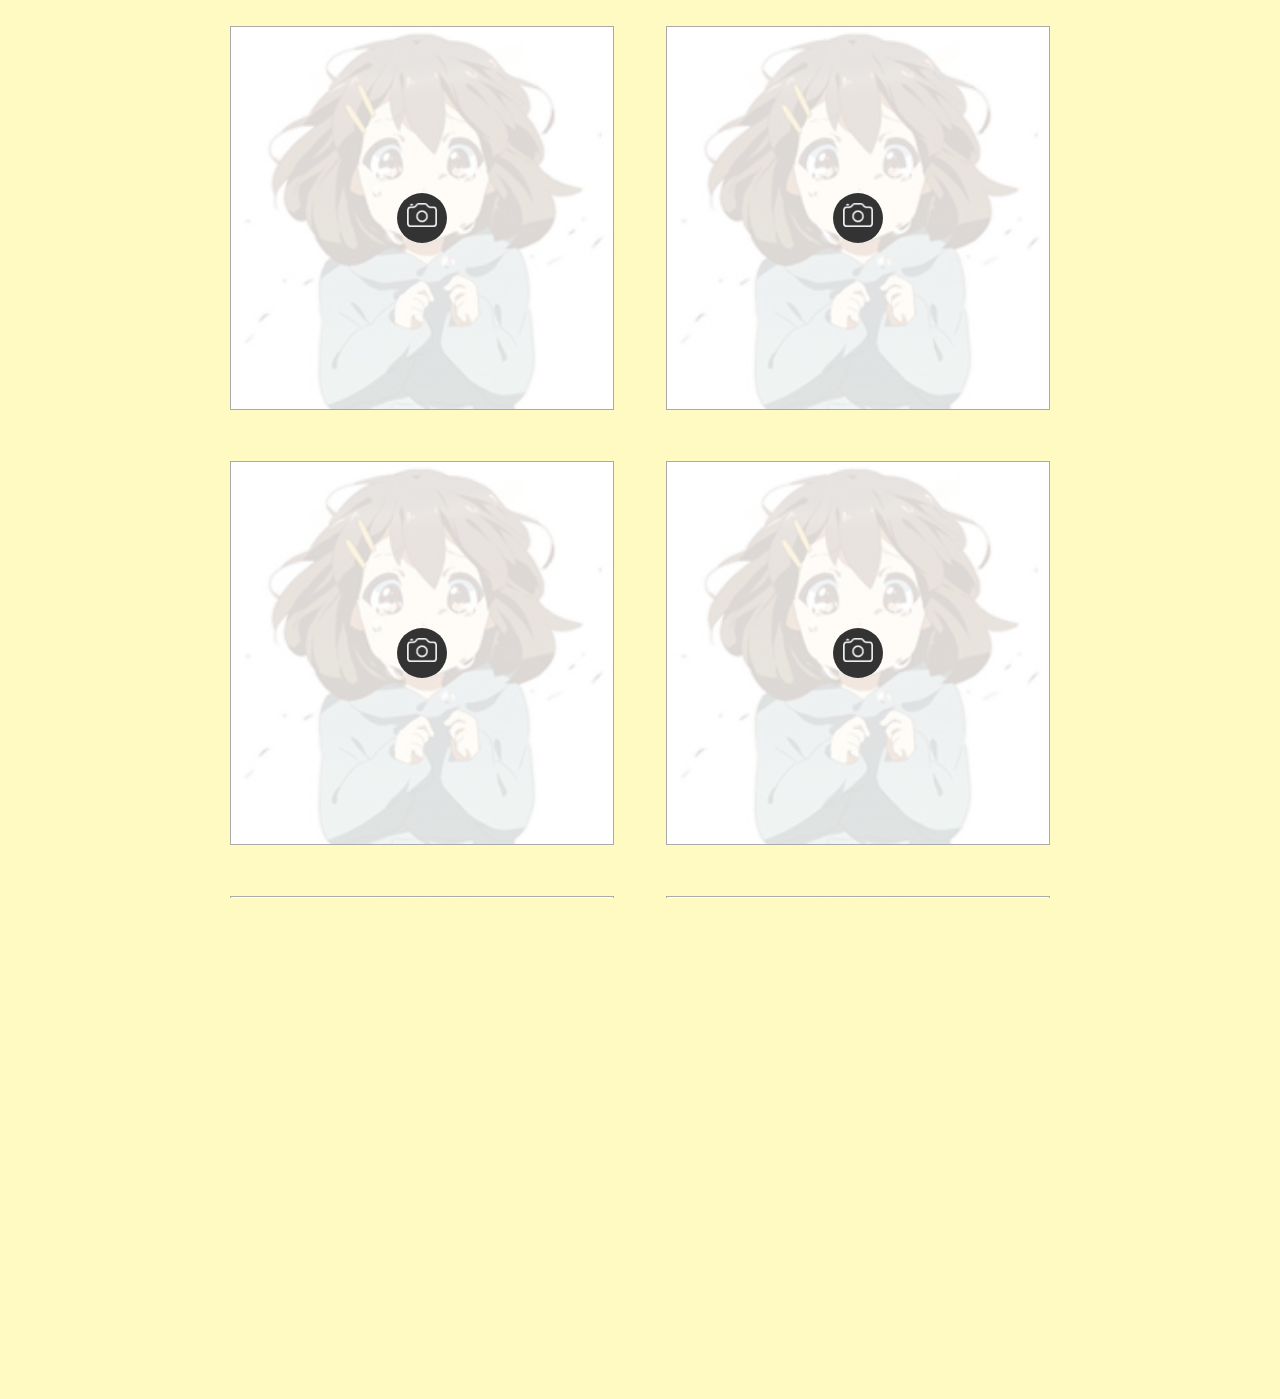
<file: index.html>
<!DOCTYPE html PUBLIC "-//W3C//DTD XHTML 1.0 Transitional//EN" "http://www.w3.org/TR/xhtml1/DTD/xhtml1-transitional.dtd">
<html xmlns="http://www.w3.org/1999/xhtml" xml:lang="en">
<head>
	<meta http-equiv="Content-Type" content="text/html; charset=utf-8" />
    <title>脸脸看</title>
    <!-- <meta name="viewport" content="width=device-width, initial-scale=1, maximum-scale=1, minimum-scale=1, user-scalable=no" /> -->
    <meta name="viewport" content="width=device-width, initial-scale=1"/>

    <!--核心css文件-->
    <!-- <link rel="stylesheet" type="text/css" href="./css/bootstrap.css"> -->
    <!--主题css文件-->
    <!-- <link rel="stylesheet" type="text/css" href="./css/bootstrap-theme.css"> -->
    <!--jQuery文件-->
    <!--<script src="./js/jquery-1.11.1.min.js"></script> -->
    <!--核心js文件-->
    <!--<script src="./js/bootstrap.min.js"></script> -->
    
    <!-- css文件 -->
    <!-- 库文件 -->
    <link rel="stylesheet" href="jquery.mobile-1.4.5/jquery-mobile-theme-155558-0/themes/skyd.min.css" />
    <link rel="stylesheet" href="jquery.mobile-1.4.5/jquery.mobile-1.4.5.min.css" />
    <link rel="stylesheet" href="jquery.mobile-1.4.5/jquery.mobile.icons-1.4.5.min.css" />
    <link rel="stylesheet" href="jquery.mobile-1.4.5/jquery.mobile.structure-1.4.5.min.css" />
    
    <!-- 自定义 -->
    <link rel="stylesheet" type="text/css" href="./css/index.css"/>
    <link rel="stylesheet" type="text/css" href="./css/input.css"/>
    <link rel="stylesheet" type="text/css" href="./css/game.css"/>
    <!-- css文件 -->

    <!-- js文件 -->
    <!-- 库文件 -->
    <script src="jquery.mobile-1.4.5/jquery-1.11.1.min.js"></script>
    <script src="jquery.mobile-1.4.5/jquery.mobile-1.4.5.min.js"></script>

    <!-- 自定义 -->
    <script type="text/javascript" src="./js/uploadimg.js"></script>
    <script type="text/javascript" src="./js/cropbox.js"></script>

    <script type="text/javascript" src="./js/game/map.js"></script>
    <script type="text/javascript" src="./js/game/piece.js"></script>
    <script type="text/javascript" src="./js/game/game.js"></script>
    <!-- js文件 -->
    

</head>
<body>

    <!-- 裁剪照片 -->
    <div class="input_container" style="display:none">

        <img id="canvas_img" src="./img/default.jpg" class="canvas_img"/>

        <canvas id="canvas" class="canvas"></canvas>

        <div id="canvas_div" class="canvas_div"></div>

        <div class="canvas_btn">
             <a href="javascript:void(0);" class="canvas_cancel">取消</a>
             <a href="javascript:void(0);" class="canvas_ok">完成</a>
        </div>
    </div>


    <!-- 游戏首页 -->
    <div class="index_container" data-role="page" id="pageone" data-theme="c">
        <div class="img_divs ui-grid-a">
            <div class="img_div ui-block-a">
                <div id="photo">
                    <img src="./img/default.jpg">
                </div>
                <div id="input">
                    <input type="file" id="input_1" capture="camera" accept="image/*"/>
                </div>
            </div>
            <div class="img_div ui-block-b">
                <div id="photo">
                    <img src="./img/default.jpg">
                </div>
                <div id="input">
                <input type="file" id="input_2" capture="camera" accept="image/*"/>
                </div>
            </div>
            <div class="img_div ui-block-a">
                <div id="photo">
                    <img src="./img/default.jpg">
                </div>
                <div id="input">
                <input type="file" id="input_3" capture="camera" accept="image/*" />
                </div>
            </div>
            <div class="img_div ui-block-b">
                <div id="photo">
                    <img src="./img/default.jpg">
                </div>
                <div id="input">
                <input type="file" id="input_4" capture="camera" accept="image/*" />
                </div>
            </div>
            <div class="img_div ui-block-a">
                <div id="photo">
                    <img src="./img/default.jpg">
                </div>
                <div id="input">
                <input type="file" id="input_5" capture="camera" accept="image/*" />
                </div>
            </div>
            <div class="img_div ui-block-b">
                <div id="photo">
                    <img src="./img/default.jpg">
                </div>
                <div id="input">
                <input type="file" id="input_6" capture="camera" accept="image/*" />
                </div>
            </div>
            
        </div>

        <div style="text-align: center" data-role="content">
                <a class="begin" data-role="button">开始游戏</a>
        </div>
    </div>

    <!-- 游戏页面 -->
    <div class="game_container" style="display:none">
        <div id="whole">
                <div id="gamePanel" tabindex="0">
                    <div id="pieces">
                    </div>
                </div>
        
                <div class="button">
                     <a href="javascript:void(0);" class="canvas_cancel" id="timePanel">时间:</a>
                     <a href="javascript:void(0);" class="time" id="time">0</a>
                     <a href="javascript:void(0);" class="goback" id="reset">返回</a>
                     <a href="javascript:void(0);" class="restart" id="start" onclick="ReStart()">重新开始</a>
                </div>              
            </div>
        
    </div>

    <!-- 游戏结束页面 -->
    <div class="gameover" style="display: none">
        
    </div>
	<script type="text/javascript">
		var device_width =  getDeviceWidth();
		var device_height = getDeviceHeight();

        // alert(device_width+","+device_height);
        var index;
        var sqrt = 1;  //input缩放图像时的缩放比
        var dx,dy;     //input时画在canvas上的dx,dy.
        var count=0;



        //index begins
        $('.img_divs').css({
            'margin-left':(4*device_width)/25+'px' 
            // padding:1*device_width/30+'px'
        });

        $('.img_div').css({
            width: (3*device_width)/10+'px',
            height:(3*device_width)/10+'px',
            margin:(1*device_width)/50+'px'
        });
        $('input').css({
            "position": "absolute"
            // width: (3*device_width)/10+'px',
            // height:(3*device_width)/10+'px'
        });

        $("#input_1").UploadBeautify({uploadStyle: "img",uploadNum: 1,divMargin:$(".img_div").height()/2, width: 50, height: 50,
                      content: "./img/camera.png"}).change(function(){
            setImagePreviews(this);
        });
        $("#input_2").UploadBeautify({uploadStyle: "img",uploadNum: 1,divMargin:$(".img_div").height()/2, width: 50, height: 50,
                      content: "./img/camera.png"}).change(function(){
            setImagePreviews(this);
        });
        $("#input_3").UploadBeautify({uploadStyle: "img",uploadNum: 1,divMargin:$(".img_div").height()/2, width: 50, height: 50,
                      content: "./img/camera.png"}).change(function(){
            setImagePreviews(this);
        });
        $("#input_4").UploadBeautify({uploadStyle: "img",uploadNum: 1,divMargin:$(".img_div").height()/2, width: 50, height: 50,
                      content: "./img/camera.png"}).change(function(){
            setImagePreviews(this);
        });
        $("#input_5").UploadBeautify({uploadStyle: "img",uploadNum: 1,divMargin:$(".img_div").height()/2, width: 50, height: 50,
                      content: "./img/camera.png"}).change(function(){
            setImagePreviews(this);
        });
        $("#input_6").UploadBeautify({uploadStyle: "img",uploadNum: 1,divMargin:$(".img_div").height()/2, width: 50, height: 50,
                      content: "./img/camera.png"}).change(function(){
            setImagePreviews(this);
        });

        //上传图片
       
        $('.img_divs #upload-file').on('change', function(){
            index=$(this).parent().parent().children().index($(this).parent());
            var reader = new FileReader();
            reader.onload = function(e) {

                var imgSrc = e.target.result;
                img_obj.src=imgSrc;
                img_obj.onload=function(){
                    load();
                }
                
            }
            reader.readAsDataURL(this.files[0]);
            this.files = [];
            $('.index_container').css('display','none');
            $('.input_container').css( 'display','block');
        });

        $('.begin').on('click',function(){
            
            if (validate(count)) {
                $('.index_container').css('display','none');
                $('.game_container').css('display','block');
                Start();
            }

        });
        //index ends

        

        //input begins
       
        var can_obj = document.querySelector("#canvas");
        var img_obj = document.querySelector("#canvas_img");
        var div_obj = document.querySelector("#canvas_div");

        $('.canvas_ok').on('touchend', function(){
            count++;
            var img=getImageData();
            MyImg.Src[index]=img;
            $('.img_div').eq(index).html('');
            $('.img_div').eq(index).append('<img src="'+img+'" align="absmiddle" style="width:'+$(".img_div").width()+"px"+';box-shadow:0px 0px 12px #7E7E7E;" >');

            $('.input_container').css('display','none');
            $('.index_container').css('display','block');
        });

        
        //input ends
        
        //game begins
        $('#whole').css({
            width:device_width+'px',
            height:device_height+'px'
        })

        $('#gamePanel').css({
            width:device_width+'px',
            height:device_height*8/9+'px'
        });

        $('.button').css({
            height: device_height/9+'px'
        });
        $('.button a').css({
            height: $('.canvas_btn').height()+'px',
            width:device_width/4+'px'
        });

        // alert($("#pieces").width());
        $('#pieces').css({
            // height: $('.canvas_btn').height()+'px',
            // 'left':'$("#pieces").width'
        });


    
	</script>
</body>
</html>
</file>
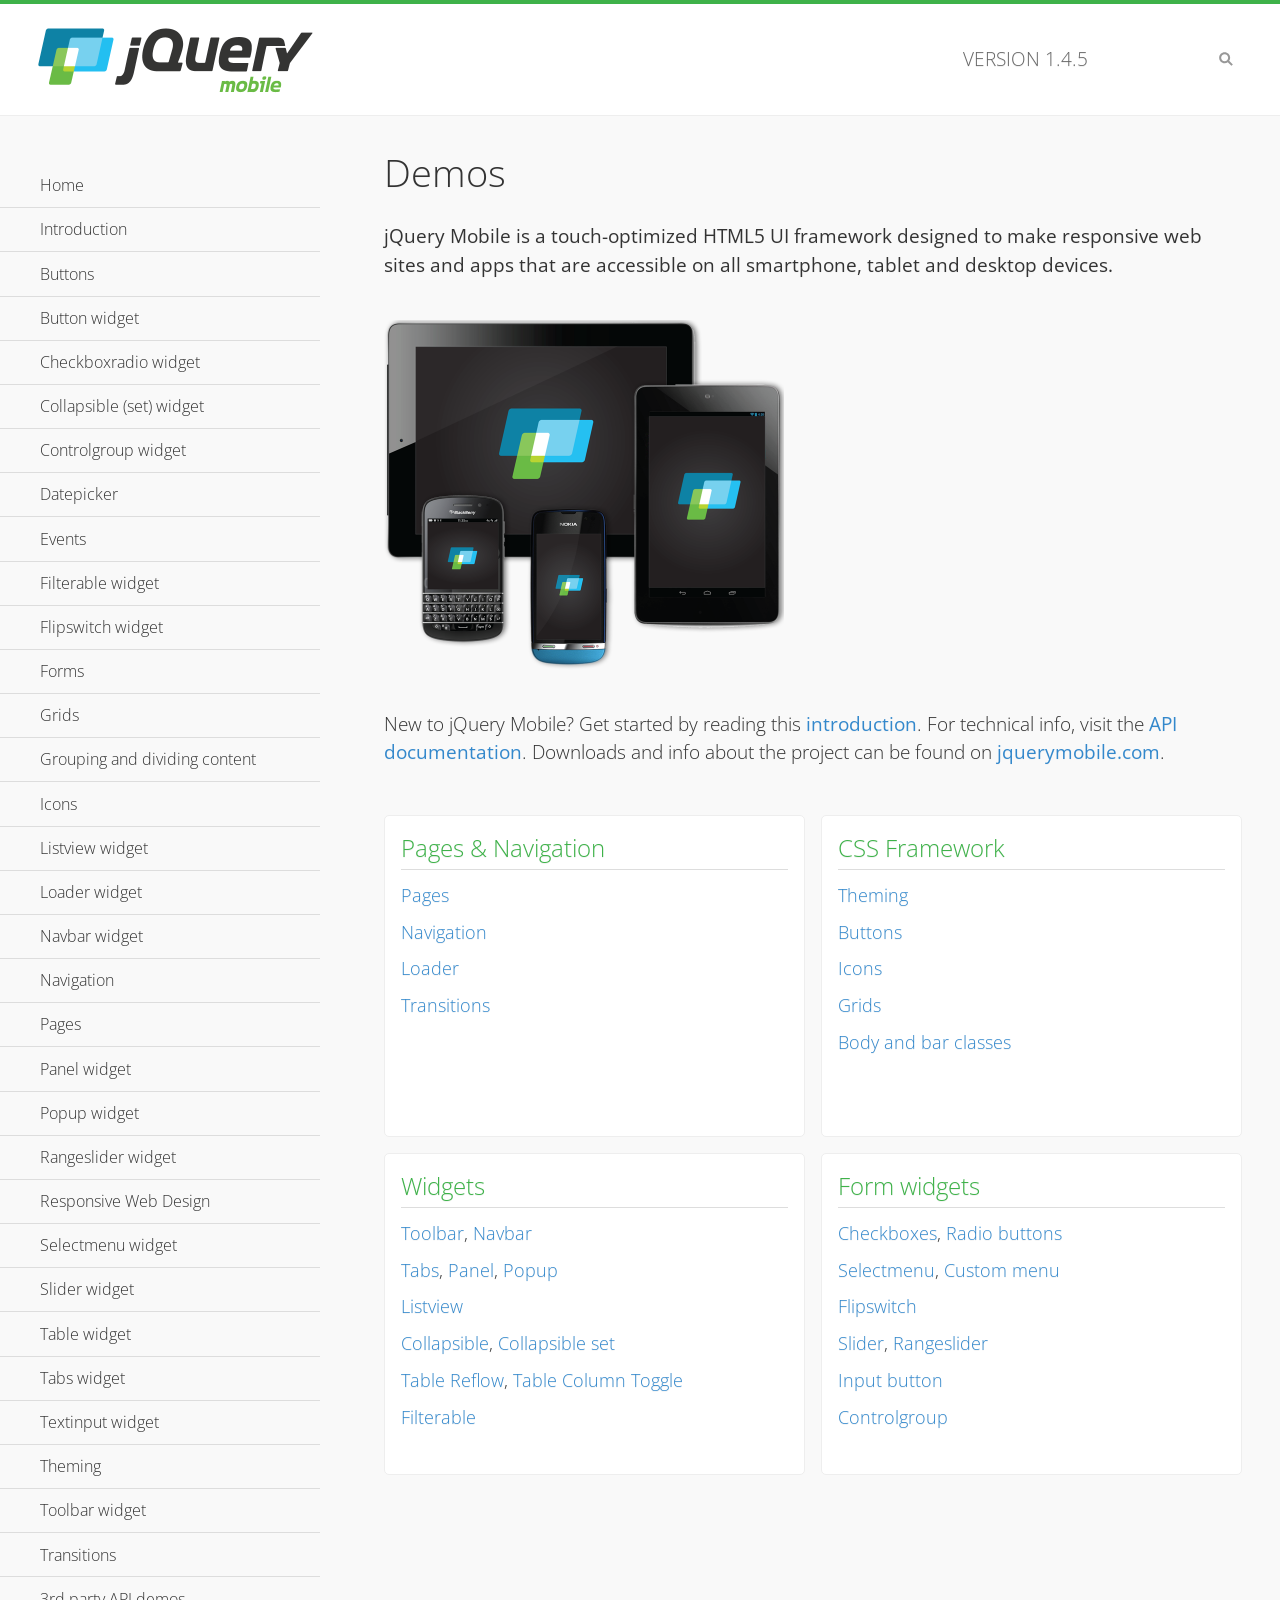
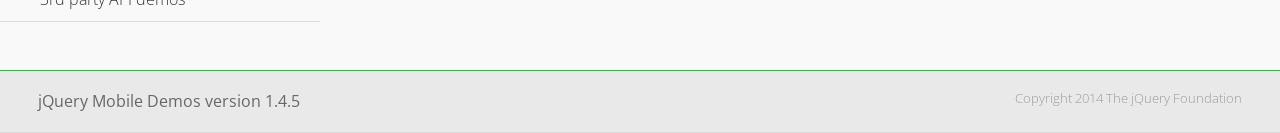
<file: jquery.mobile-1.4.5/demos/index.html>
<!DOCTYPE html>
<html>
<head>
	<meta charset="utf-8">
	<meta name="viewport" content="width=device-width, initial-scale=1">
	<title>jQuery Mobile Demos</title>
	<link rel="shortcut icon" href="favicon.ico">
	<link rel="stylesheet" href="css/themes/default/jquery.mobile-1.4.5.min.css">
	<link rel="stylesheet" href="_assets/css/jqm-demos.css">
    <link rel="stylesheet" href="http://fonts.googleapis.com/css?family=Open+Sans:300,400,700">
	<script src="js/jquery.js"></script>
	<script src="_assets/js/index.js"></script>
	<script src="js/jquery.mobile-1.4.5.min.js"></script>
</head>
<body>
<div data-role="page" class="jqm-demos jqm-home">

	<div data-role="header" class="jqm-header">
		<h2><img src="_assets/img/jquery-logo.png" alt="jQuery Mobile"></h2>
		<p>Version <span class="jqm-version"></span></p>
		<a href="#" class="jqm-navmenu-link ui-btn ui-btn-icon-notext ui-corner-all ui-icon-bars ui-nodisc-icon ui-alt-icon ui-btn-left">Menu</a>
		<a href="#" class="jqm-search-link ui-btn ui-btn-icon-notext ui-corner-all ui-icon-search ui-nodisc-icon ui-alt-icon ui-btn-right">Search</a>
	</div><!-- /header -->

	<div role="main" class="ui-content jqm-content">

		<h1>Demos</h1>

		<p><strong>jQuery Mobile is a touch-optimized HTML5 UI framework designed to make responsive web sites and apps that are accessible on all smartphone, tablet and desktop devices.</strong></p>

		<img src="_assets/img/devices.png">

		<p>New to jQuery Mobile? Get started by reading this <a href="intro/" data-ajax="false">introduction</a>. For technical info, visit the <a href="http://api.jquerymobile.com" title="jQuery Mobile API documentation" target="_blank">API documentation</a>. Downloads and info about the project can be found on <a href="http://jquerymobile.com" title="jQuery Mobile web site" target="_blank">jquerymobile.com</a>.</p>

        <div class="ui-grid-a ui-responsive">
        	<div class="ui-block-a">
        		<div class="jqm-block-content">
        			<h3>Pages &amp; Navigation</h3>

        			<p><a href="pages/" data-ajax="false">Pages</a></p>
        			<p><a href="navigation/" data-ajax="false">Navigation</a></p>
        			<p><a href="loader/" data-ajax="false">Loader</a></p>
        			<p><a href="transitions/" data-ajax="false">Transitions</a></p>
        		</div>
        	</div>
        	<div class="ui-block-b">
        		<div class="jqm-block-content">
        			<h3>CSS Framework</h3>

        			<p><a href="theme-default/" data-ajax="false">Theming</a></p>
        			<p><a href="button-markup/" data-ajax="false">Buttons</a></p>
        			<p><a href="icons/" data-ajax="false">Icons</a></p>
        			<p><a href="grids/" data-ajax="false">Grids</a></p>
        			<p><a href="../body-bar-classes/" data-ajax="false">Body and bar classes</a></p>
        		</div>
        	</div>        	
        	<div class="ui-block-a">
        		<div class="jqm-block-content">
        			<h3>Widgets</h3>

        			<p><a href="toolbar/" data-ajax="false">Toolbar</a>, <a href="navbar/" data-ajax="false">Navbar</a></p>
        			<p><a href="tabs/" data-ajax="false">Tabs</a>, <a href="panel/" data-ajax="false">Panel</a>, <a href="popup/" data-ajax="false">Popup</a></p>
        			<p><a href="listview/" data-ajax="false">Listview</a></p>
        			<p><a href="collapsible/" data-ajax="false">Collapsible</a>, <a href="collapsibleset/" data-ajax="false">Collapsible set</a></p>
        			<p><a href="table-reflow/" data-ajax="false">Table Reflow</a>, <a href="table-column-toggle/" data-ajax="false">Table Column Toggle</a></p>
        			<p><a href="filterable/" data-ajax="false">Filterable</a></p>
        		</div>
        	</div>
        	<div class="ui-block-b">
        		<div class="jqm-block-content">
        			<h3>Form widgets</h3>

        			<p><a href="checkboxradio-checkbox/" data-ajax="false">Checkboxes</a>, <a href="checkboxradio-radio/" data-ajax="false">Radio buttons</a></p>
        			<p><a href="selectmenu/" data-ajax="false">Selectmenu</a>, <a href="selectmenu-custom/" data-ajax="false">Custom menu</a></p>
        			<p><a href="flipswitch/" data-ajax="false">Flipswitch</a></p>
        			<p><a href="slider/" data-ajax="false">Slider</a>, <a href="rangeslider/" data-ajax="false">Rangeslider</a></p>
        			<p><a href="button/" data-ajax="false">Input button</a></p>
        			<p><a href="controlgroup/" data-ajax="false">Controlgroup</a></p>
        		</div>
        	</div>
        </div>

	</div><!-- /content -->
	    <div data-role="panel" class="jqm-navmenu-panel" data-position="left" data-display="overlay" data-theme="a">
	    	<ul class="jqm-list ui-alt-icon ui-nodisc-icon">
<li data-filtertext="demos homepage" data-icon="home"><a href=".././">Home</a></li>
<li data-filtertext="introduction overview getting started"><a href="../intro/" data-ajax="false">Introduction</a></li>
<li data-filtertext="buttons button markup buttonmarkup method anchor link button element"><a href="../button-markup/" data-ajax="false">Buttons</a></li>
<li data-filtertext="form button widget input button submit reset"><a href="../button/" data-ajax="false">Button widget</a></li>
<li data-role="collapsible" data-enhanced="true" data-collapsed-icon="carat-d" data-expanded-icon="carat-u" data-iconpos="right" data-inset="false" class="ui-collapsible ui-collapsible-themed-content ui-collapsible-collapsed">
	<h3 class="ui-collapsible-heading ui-collapsible-heading-collapsed">
		<a href="#" class="ui-collapsible-heading-toggle ui-btn ui-btn-icon-right ui-btn-inherit ui-icon-carat-d">
		    Checkboxradio widget<span class="ui-collapsible-heading-status"> click to expand contents</span>
		</a>
	</h3>
	<div class="ui-collapsible-content ui-body-inherit ui-collapsible-content-collapsed" aria-hidden="true">
		<ul>
			<li data-filtertext="form checkboxradio widget checkbox input checkboxes controlgroups"><a href="../checkboxradio-checkbox/" data-ajax="false">Checkboxes</a></li>
			<li data-filtertext="form checkboxradio widget radio input radio buttons controlgroups"><a href="../checkboxradio-radio/" data-ajax="false">Radio buttons</a></li>
		</ul>
	</div>
</li>
<li data-role="collapsible" data-enhanced="true" data-collapsed-icon="carat-d" data-expanded-icon="carat-u" data-iconpos="right" data-inset="false" class="ui-collapsible ui-collapsible-themed-content ui-collapsible-collapsed">
	<h3 class="ui-collapsible-heading ui-collapsible-heading-collapsed">
		<a href="#" class="ui-collapsible-heading-toggle ui-btn ui-btn-icon-right ui-btn-inherit ui-icon-carat-d">
			Collapsible (set) widget<span class="ui-collapsible-heading-status"> click to expand contents</span>
		</a>
	</h3>
	<div class="ui-collapsible-content ui-body-inherit ui-collapsible-content-collapsed" aria-hidden="true">
		<ul>
			<li data-filtertext="collapsibles content formatting"><a href="../collapsible/" data-ajax="false">Collapsible</a></li>
			<li data-filtertext="dynamic collapsible set accordion append expand"><a href="../collapsible-dynamic/" data-ajax="false">Dynamic collapsibles</a></li>
			<li data-filtertext="accordions collapsible set widget content formatting grouped collapsibles"><a href="../collapsibleset/" data-ajax="false">Collapsible set</a></li>
		</ul>
	</div>
</li>
<li data-role="collapsible" data-enhanced="true" data-collapsed-icon="carat-d" data-expanded-icon="carat-u" data-iconpos="right" data-inset="false" class="ui-collapsible ui-collapsible-themed-content ui-collapsible-collapsed">
	<h3 class="ui-collapsible-heading ui-collapsible-heading-collapsed">
		<a href="#" class="ui-collapsible-heading-toggle ui-btn ui-btn-icon-right ui-btn-inherit ui-icon-carat-d">
			Controlgroup widget<span class="ui-collapsible-heading-status"> click to expand contents</span>
		</a>
	</h3>
	<div class="ui-collapsible-content ui-body-inherit ui-collapsible-content-collapsed" aria-hidden="true">
		<ul>
			<li data-filtertext="controlgroups selectmenu checkboxradio input grouped buttons horizontal vertical"><a href="../controlgroup/" data-ajax="false">Controlgroup</a></li>
			<li data-filtertext="dynamic controlgroup dynamically add buttons"><a href="../controlgroup-dynamic/" data-ajax="false">Dynamic controlgroups</a></li>
		</ul>
	</div>
</li>
<li data-filtertext="form datepicker widget date input"><a href="../datepicker/" data-ajax="false">Datepicker</a></li>
<li data-role="collapsible" data-enhanced="true" data-collapsed-icon="carat-d" data-expanded-icon="carat-u" data-iconpos="right" data-inset="false" class="ui-collapsible ui-collapsible-themed-content ui-collapsible-collapsed">
	<h3 class="ui-collapsible-heading ui-collapsible-heading-collapsed">
		<a href="#" class="ui-collapsible-heading-toggle ui-btn ui-btn-icon-right ui-btn-inherit ui-icon-carat-d">
			Events<span class="ui-collapsible-heading-status"> click to expand contents</span>
		</a>
	</h3>
	<div class="ui-collapsible-content ui-body-inherit ui-collapsible-content-collapsed" aria-hidden="true">
		<ul>
			<li data-filtertext="swipe to delete list items listviews swipe events"><a href="../swipe-list/" data-ajax="false">Swipe list items</a></li>
			<li data-filtertext="swipe to navigate swipe page navigation swipe events"><a href="../swipe-page/" data-ajax="false">Swipe page navigation</a></li>
		</ul>
	</div>
</li>
<li data-filtertext="filterable filter elements sorting searching listview table"><a href="../filterable/" data-ajax="false">Filterable widget</a></li>
<li data-filtertext="form flipswitch widget flip toggle switch binary select checkbox input"><a href="../flipswitch/" data-ajax="false">Flipswitch widget</a></li>
<li data-role="collapsible" data-enhanced="true" data-collapsed-icon="carat-d" data-expanded-icon="carat-u" data-iconpos="right" data-inset="false" class="ui-collapsible ui-collapsible-themed-content ui-collapsible-collapsed">
	<h3 class="ui-collapsible-heading ui-collapsible-heading-collapsed">
		<a href="#" class="ui-collapsible-heading-toggle ui-btn ui-btn-icon-right ui-btn-inherit ui-icon-carat-d">
			Forms<span class="ui-collapsible-heading-status"> click to expand contents</span>
		</a>
	</h3>
	<div class="ui-collapsible-content ui-body-inherit ui-collapsible-content-collapsed" aria-hidden="true">
		<ul>
			<li data-filtertext="forms text checkbox radio range button submit reset inputs selects textarea slider flipswitch label form elements"><a href="../forms/" data-ajax="false">Forms</a></li>
			<li data-filtertext="form hide labels hidden accessible ui-hidden-accessible forms"><a href="../forms-label-hidden-accessible/" data-ajax="false">Hide labels</a></li>
			<li data-filtertext="form field containers fieldcontain ui-field-contain forms"><a href="../forms-field-contain/" data-ajax="false">Field containers</a></li>
			<li data-filtertext="forms disabled form elements"><a href="../forms-disabled/" data-ajax="false">Forms disabled</a></li>
			<li data-filtertext="forms gallery examples overview forms text checkbox radio range button submit reset inputs selects textarea slider flipswitch label form elements"><a href="../forms-gallery/" data-ajax="false">Forms gallery</a></li>
		</ul>
	</div>
</li>
<li data-role="collapsible" data-enhanced="true" data-collapsed-icon="carat-d" data-expanded-icon="carat-u" data-iconpos="right" data-inset="false" class="ui-collapsible ui-collapsible-themed-content ui-collapsible-collapsed">
	<h3 class="ui-collapsible-heading ui-collapsible-heading-collapsed">
		<a href="#" class="ui-collapsible-heading-toggle ui-btn ui-btn-icon-right ui-btn-inherit ui-icon-carat-d">
			Grids<span class="ui-collapsible-heading-status"> click to expand contents</span>
		</a>
	</h3>
	<div class="ui-collapsible-content ui-body-inherit ui-collapsible-content-collapsed" aria-hidden="true">
		<ul>
			<li data-filtertext="grids columns blocks content formatting rwd responsive css framework"><a href="../grids/" data-ajax="false">Grids</a></li>
			<li data-filtertext="buttons in grids css framework"><a href="../grids-buttons/" data-ajax="false">Buttons in grids</a></li>
			<li data-filtertext="custom responsive grids rwd css framework"><a href="../grids-custom-responsive/" data-ajax="false">Custom responsive grids</a></li>
		</ul>
	</div>
</li>
<li data-filtertext="blocks content formatting sections heading"><a href="../body-bar-classes/" data-ajax="false">Grouping and dividing content</a></li>
<li data-role="collapsible" data-enhanced="true" data-collapsed-icon="carat-d" data-expanded-icon="carat-u" data-iconpos="right" data-inset="false" class="ui-collapsible ui-collapsible-themed-content ui-collapsible-collapsed">
	<h3 class="ui-collapsible-heading ui-collapsible-heading-collapsed">
		<a href="#" class="ui-collapsible-heading-toggle ui-btn ui-btn-icon-right ui-btn-inherit ui-icon-carat-d">
			Icons<span class="ui-collapsible-heading-status"> click to expand contents</span>
		</a>
	</h3>
	<div class="ui-collapsible-content ui-body-inherit ui-collapsible-content-collapsed" aria-hidden="true">
		<ul>
			<li data-filtertext="button icons svg disc alt custom icon position"><a href="../icons/" data-ajax="false">Icons</a></li>
			<li data-filtertext=""><a href="../icons-grunticon/" data-ajax="false">Grunticon loader</a></li>
		</ul>
	</div>
</li>
<li data-role="collapsible" data-enhanced="true" data-collapsed-icon="carat-d" data-expanded-icon="carat-u" data-iconpos="right" data-inset="false" class="ui-collapsible ui-collapsible-themed-content ui-collapsible-collapsed">
	<h3 class="ui-collapsible-heading ui-collapsible-heading-collapsed">
		<a href="#" class="ui-collapsible-heading-toggle ui-btn ui-btn-icon-right ui-btn-inherit ui-icon-carat-d">
			Listview widget<span class="ui-collapsible-heading-status"> click to expand contents</span>
		</a>
	</h3>
	<div class="ui-collapsible-content ui-body-inherit ui-collapsible-content-collapsed" aria-hidden="true">
		<ul>
			<li data-filtertext="listview widget thumbnails icons nested split button collapsible ul ol"><a href="../listview/" data-ajax="false">Listview</a></li>
			<li data-filtertext="autocomplete filterable reveal listview filtertextbeforefilter placeholder"><a href="../listview-autocomplete/" data-ajax="false">Listview autocomplete</a></li>
			<li data-filtertext="autocomplete filterable reveal listview remote data filtertextbeforefilter placeholder"><a href="../listview-autocomplete-remote/" data-ajax="false">Listview autocomplete remote data</a></li>
			<li data-filtertext="autodividers anchor jump scroll linkbars listview lists ul ol"><a href="../listview-autodividers-linkbar/" data-ajax="false">Listview autodividers linkbar</a></li>
			<li data-filtertext="listview autodividers selector autodividersselector lists ul ol"><a href="../listview-autodividers-selector/" data-ajax="false">Listview autodividers selector</a></li>
			<li data-filtertext="listview nested list items"><a href="../listview-nested-lists/" data-ajax="false">Nested Listviews</a></li>
			<li data-filtertext="listview collapsible list items flat"><a href="../listview-collapsible-item-flat/" data-ajax="false">Listview collapsible list items (flat)</a></li>
			<li data-filtertext="listview collapsible list indented"><a href="../listview-collapsible-item-indented/" data-ajax="false">Listview collapsible list items (indented)</a></li>
			<li data-filtertext="grid listview responsive grids responsive listviews lists ul"><a href="../listview-grid/" data-ajax="false">Listview responsive grid</a></li>
		</ul>
	</div>
</li>
<li data-filtertext="loader widget page loading navigation overlay spinner"><a href="../loader/" data-ajax="false">Loader widget</a></li>
<li data-filtertext="navbar widget navmenu toolbars header footer"><a href="../navbar/" data-ajax="false">Navbar widget</a></li>
<li data-role="collapsible" data-enhanced="true" data-collapsed-icon="carat-d" data-expanded-icon="carat-u" data-iconpos="right" data-inset="false" class="ui-collapsible ui-collapsible-themed-content ui-collapsible-collapsed">
	<h3 class="ui-collapsible-heading ui-collapsible-heading-collapsed">
		<a href="#" class="ui-collapsible-heading-toggle ui-btn ui-btn-icon-right ui-btn-inherit ui-icon-carat-d">
			Navigation<span class="ui-collapsible-heading-status"> click to expand contents</span>
		</a>
	</h3>
	<div class="ui-collapsible-content ui-body-inherit ui-collapsible-content-collapsed" aria-hidden="true">
		<ul>
			<li data-filtertext="ajax navigation navigate widget history event method"><a href="../navigation/" data-ajax="false">Navigation</a></li>
			<li data-filtertext="linking pages page links navigation ajax prefetch cache"><a href="../navigation-linking-pages/" data-ajax="false">Linking pages</a></li>
			<!-- <li data-filtertext="php redirect server redirection server-side navigation"><a href="../navigation-php-redirect/" data-ajax="false">PHP redirect demo</a></li>-->
			<li data-filtertext="navigation redirection hash query"><a href="../navigation-hash-processing/" data-ajax="false">Hash processing demo</a></li>
			<li data-filtertext="navigation redirection hash query"><a href="../page-events/" data-ajax="false">Page Navigation Events</a></li>
		</ul>
	</div>
</li>
<li data-role="collapsible" data-enhanced="true" data-collapsed-icon="carat-d" data-expanded-icon="carat-u" data-iconpos="right" data-inset="false" class="ui-collapsible ui-collapsible-themed-content ui-collapsible-collapsed">
	<h3 class="ui-collapsible-heading ui-collapsible-heading-collapsed">
		<a href="#" class="ui-collapsible-heading-toggle ui-btn ui-btn-icon-right ui-btn-inherit ui-icon-carat-d">
			Pages<span class="ui-collapsible-heading-status"> click to expand contents</span>
		</a>
	</h3>
	<div class="ui-collapsible-content ui-body-inherit ui-collapsible-content-collapsed" aria-hidden="true">
		<ul>
			<li data-filtertext="pages page widget ajax navigation"><a href="../pages/" data-ajax="false">Pages</a></li>
			<li data-filtertext="single page"><a href="../pages-single-page/" data-ajax="false">Single page</a></li>
			<li data-filtertext="multipage multi-page page"><a href="../pages-multi-page/" data-ajax="false">Multi-page template</a></li>
			<li data-filtertext="dialog page widget modal popup"><a href="../pages-dialog/" data-ajax="false">Dialog page</a></li>
		</ul>
	</div>
</li>
<li data-role="collapsible" data-enhanced="true" data-collapsed-icon="carat-d" data-expanded-icon="carat-u" data-iconpos="right" data-inset="false" class="ui-collapsible ui-collapsible-themed-content ui-collapsible-collapsed">
	<h3 class="ui-collapsible-heading ui-collapsible-heading-collapsed">
		<a href="#" class="ui-collapsible-heading-toggle ui-btn ui-btn-icon-right ui-btn-inherit ui-icon-carat-d">
			Panel widget<span class="ui-collapsible-heading-status"> click to expand contents</span>
		</a>
	</h3>
	<div class="ui-collapsible-content ui-body-inherit ui-collapsible-content-collapsed" aria-hidden="true">
		<ul>
			<li data-filtertext="panel widget sliding panels reveal push overlay responsive"><a href="../panel/" data-ajax="false">Panel</a></li>
			<li data-filtertext=""><a href="../panel-external/" data-ajax="false">External panels</a></li>
			<li data-filtertext="panel "><a href="../panel-fixed/" data-ajax="false">Fixed panels</a></li>
			<li data-filtertext="panel slide panels sliding panels shadow rwd responsive breakpoint"><a href="../panel-responsive/" data-ajax="false">Panels responsive</a></li>
			<li data-filtertext="panel custom style custom panel width reveal shadow listview panel styling page background wrapper"><a href="../panel-styling/" data-ajax="false">Custom panel style</a></li>
			<li data-filtertext="panel open on swipe"><a href="../panel-swipe-open/" data-ajax="false">Panel open on swipe</a></li>
			<li data-filtertext="panels outside page internal external toolbars"><a href="../panel-external-internal/" data-ajax="false">Panel external and internal</a></li>
		</ul>
	</div>
</li>
<li data-role="collapsible" data-enhanced="true" data-collapsed-icon="carat-d" data-expanded-icon="carat-u" data-iconpos="right" data-inset="false" class="ui-collapsible ui-collapsible-themed-content ui-collapsible-collapsed">
	<h3 class="ui-collapsible-heading ui-collapsible-heading-collapsed">
		<a href="#" class="ui-collapsible-heading-toggle ui-btn ui-btn-icon-right ui-btn-inherit ui-icon-carat-d">
			Popup widget<span class="ui-collapsible-heading-status"> click to expand contents</span>
		</a>
	</h3>
	<div class="ui-collapsible-content ui-body-inherit ui-collapsible-content-collapsed" aria-hidden="true">
		<ul>
			<li data-filtertext="popup widget popups dialog modal transition tooltip lightbox form overlay screen flip pop fade transition"><a href="../popup/" data-ajax="false">Popup</a></li>
			<li data-filtertext="popup alignment position"><a href="../popup-alignment/" data-ajax="false">Popup alignment</a></li>
			<li data-filtertext="popup arrow size popups popover"><a href="../popup-arrow-size/" data-ajax="false">Popup arrow size</a></li>
			<li data-filtertext="dynamic popups popup images lightbox"><a href="../popup-dynamic/" data-ajax="false">Dynamic popups</a></li>
			<li data-filtertext="popups with iframes scaling"><a href="../popup-iframe/" data-ajax="false">Popups with iframes</a></li>
			<li data-filtertext="popup image scaling"><a href="../popup-image-scaling/" data-ajax="false">Popup image scaling</a></li>
			<li data-filtertext="external popup outside multi-page"><a href="../popup-outside-multipage/" data-ajax="false">Popup outside multi-page</a></li>
		</ul>
	</div>
</li>
<li data-filtertext="form rangeslider widget dual sliders dual handle sliders range input"><a href="../rangeslider/" data-ajax="false">Rangeslider widget</a></li>
<li data-filtertext="responsive web design rwd adaptive progressive enhancement PE accessible mobile breakpoints media query media queries"><a href="../rwd/" data-ajax="false">Responsive Web Design</a></li>
<li data-role="collapsible" data-enhanced="true" data-collapsed-icon="carat-d" data-expanded-icon="carat-u" data-iconpos="right" data-inset="false" class="ui-collapsible ui-collapsible-themed-content ui-collapsible-collapsed">
	<h3 class="ui-collapsible-heading ui-collapsible-heading-collapsed">
		<a href="#" class="ui-collapsible-heading-toggle ui-btn ui-btn-icon-right ui-btn-inherit ui-icon-carat-d">
			Selectmenu widget<span class="ui-collapsible-heading-status"> click to expand contents</span>
		</a>
	</h3>
	<div class="ui-collapsible-content ui-body-inherit ui-collapsible-content-collapsed" aria-hidden="true">
		<ul>
			<li data-filtertext="form selectmenu widget select input custom select menu selects"><a href="../selectmenu/" data-ajax="false">Selectmenu</a></li>
			<li data-filtertext="form custom select menu selectmenu widget custom menu option optgroup multiple selects"><a href="../selectmenu-custom/" data-ajax="false">Custom select menu</a></li>
			<li data-filtertext="filterable select filter popup dialog"><a href="../selectmenu-custom-filter/" data-ajax="false">Custom select menu with filter</a></li>
		</ul>
	</div>
</li>
<li data-role="collapsible" data-enhanced="true" data-collapsed-icon="carat-d" data-expanded-icon="carat-u" data-iconpos="right" data-inset="false" class="ui-collapsible ui-collapsible-themed-content ui-collapsible-collapsed">
	<h3 class="ui-collapsible-heading ui-collapsible-heading-collapsed">
		<a href="#" class="ui-collapsible-heading-toggle ui-btn ui-btn-icon-right ui-btn-inherit ui-icon-carat-d">
			Slider widget<span class="ui-collapsible-heading-status"> click to expand contents</span>
		</a>
	</h3>
	<div class="ui-collapsible-content ui-body-inherit ui-collapsible-content-collapsed" aria-hidden="true">
		<ul>
			<li data-filtertext="form slider widget range input single sliders"><a href="../slider/" data-ajax="false">Slider</a></li>
			<li data-filtertext="form slider widget flipswitch slider binary select flip toggle switch"><a href="../slider-flipswitch/" data-ajax="false">Slider flip toggle switch</a></li>
			<li data-filtertext="form slider tooltip handle value input range sliders"><a href="../slider-tooltip/" data-ajax="false">Slider tooltip</a></li>
		</ul>
	</div>
</li>
<li data-role="collapsible" data-enhanced="true" data-collapsed-icon="carat-d" data-expanded-icon="carat-u" data-iconpos="right" data-inset="false" class="ui-collapsible ui-collapsible-themed-content ui-collapsible-collapsed">
	<h3 class="ui-collapsible-heading ui-collapsible-heading-collapsed">
		<a href="#" class="ui-collapsible-heading-toggle ui-btn ui-btn-icon-right ui-btn-inherit ui-icon-carat-d">
			Table widget<span class="ui-collapsible-heading-status"> click to expand contents</span>
		</a>
	</h3>
	<div class="ui-collapsible-content ui-body-inherit ui-collapsible-content-collapsed" aria-hidden="true">
		<ul>
			<li data-filtertext="table widget reflow column toggle th td responsive tables rwd hide show tabular"><a href="../table-column-toggle/" data-ajax="false">Table Column Toggle</a></li>
			<li data-filtertext="table column toggle phone comparison demo"><a href="../table-column-toggle-example/" data-ajax="false">Table Column Toggle demo</a></li>
			<li data-filtertext="responsive tables table column toggle heading groups rwd breakpoint"><a href="../table-column-toggle-heading-groups/" data-ajax="false">Table Column Toggle heading groups</a></li>
			<li data-filtertext="responsive tables table column toggle hide rwd breakpoint customization options"><a href="../table-column-toggle-options/" data-ajax="false">Table Column Toggle options</a></li>
			<li data-filtertext="table reflow th td responsive rwd columns tabular"><a href="../table-reflow/" data-ajax="false">Table Reflow</a></li>
			<li data-filtertext="responsive tables table reflow heading groups rwd breakpoint"><a href="../table-reflow-heading-groups/" data-ajax="false">Table Reflow heading groups</a></li>
			<li data-filtertext="responsive tables table reflow stripes strokes table style"><a href="../table-reflow-stripes-strokes/" data-ajax="false">Table Reflow stripes and strokes</a></li>
			<li data-filtertext="responsive tables table reflow stack custom styles"><a href="../table-reflow-styling/" data-ajax="false">Table Reflow custom styles</a></li>
		</ul>
	</div>
</li>
<li data-filtertext="ui tabs widget"><a href="../tabs/" data-ajax="false">Tabs widget</a></li>
<li data-filtertext="form textinput widget text input textarea number date time tel email file color password"><a href="../textinput/" data-ajax="false">Textinput widget</a></li>
<li data-role="collapsible" data-enhanced="true" data-collapsed-icon="carat-d" data-expanded-icon="carat-u" data-iconpos="right" data-inset="false" class="ui-collapsible ui-collapsible-themed-content ui-collapsible-collapsed">
	<h3 class="ui-collapsible-heading ui-collapsible-heading-collapsed">
		<a href="#" class="ui-collapsible-heading-toggle ui-btn ui-btn-icon-right ui-btn-inherit ui-icon-carat-d">
			Theming<span class="ui-collapsible-heading-status"> click to expand contents</span>
		</a>
	</h3>
	<div class="ui-collapsible-content ui-body-inherit ui-collapsible-content-collapsed" aria-hidden="true">
		<ul>
			<li data-filtertext="default theme swatches theming style css"><a href="../theme-default/" data-ajax="false">Default theme</a></li>
			<li data-filtertext="classic theme old theme swatches theming style css"><a href="../theme-classic/" data-ajax="false">Classic theme</a></li>
		</ul>
	</div>
</li>
<li data-role="collapsible" data-enhanced="true" data-collapsed-icon="carat-d" data-expanded-icon="carat-u" data-iconpos="right" data-inset="false" class="ui-collapsible ui-collapsible-themed-content ui-collapsible-collapsed">
	<h3 class="ui-collapsible-heading ui-collapsible-heading-collapsed">
		<a href="#" class="ui-collapsible-heading-toggle ui-btn ui-btn-icon-right ui-btn-inherit ui-icon-carat-d">
			Toolbar widget<span class="ui-collapsible-heading-status"> click to expand contents</span>
		</a>
	</h3>
	<div class="ui-collapsible-content ui-body-inherit ui-collapsible-content-collapsed" aria-hidden="true">
		<ul>
			<li data-filtertext="toolbar widget header footer toolbars fixed fullscreen external sections"><a href="../toolbar/" data-ajax="false">Toolbar</a></li>
			<li data-filtertext="dynamic toolbars dynamically add toolbar header footer"><a href="../toolbar-dynamic/" data-ajax="false">Dynamic toolbars</a></li>
			<li data-filtertext="external toolbars header footer"><a href="../toolbar-external/" data-ajax="false">External toolbars</a></li>
			<li data-filtertext="fixed toolbars header footer"><a href="../toolbar-fixed/" data-ajax="false">Fixed toolbars</a></li>
			<li data-filtertext="fixed fullscreen toolbars header footer"><a href="../toolbar-fixed-fullscreen/" data-ajax="false">Fullscreen toolbars</a></li>
			<li data-filtertext="external fixed toolbars header footer"><a href="../toolbar-fixed-external/" data-ajax="false">Fixed external toolbars</a></li>
			<li data-filtertext="external persistent toolbars header footer navbar navmenu"><a href="../toolbar-fixed-persistent/" data-ajax="false">Persistent toolbars</a></li>
			<li data-filtertext="external ajax optimized toolbars persistent toolbars header footer navbar"><a href="../toolbar-fixed-persistent-optimized/" data-ajax="false">Ajax optimized toolbars</a></li>
			<li data-filtertext="form in toolbars header footer"><a href="../toolbar-fixed-forms/" data-ajax="false">Form in toolbar</a></li>
		</ul>
	</div>
</li>
<li data-filtertext="page transitions animated pages popup navigation flip slide fade pop"><a href="../transitions/" data-ajax="false">Transitions</a></li>
<li data-role="collapsible" data-enhanced="true" data-collapsed-icon="carat-d" data-expanded-icon="carat-u" data-iconpos="right" data-inset="false" class="ui-collapsible ui-collapsible-themed-content ui-collapsible-collapsed">
	<h3 class="ui-collapsible-heading ui-collapsible-heading-collapsed">
		<a href="#" class="ui-collapsible-heading-toggle ui-btn ui-btn-icon-right ui-btn-inherit ui-icon-carat-d">
			3rd party API demos<span class="ui-collapsible-heading-status"> click to expand contents</span>
		</a>
	</h3>
	<div class="ui-collapsible-content ui-body-inherit ui-collapsible-content-collapsed" aria-hidden="true">
		<ul>
			<li data-filtertext="backbone requirejs navigation router"><a href="../backbone-requirejs/" data-ajax="false">Backbone RequireJS</a></li>
			<li data-filtertext="google maps geolocation demo"><a href="../map-geolocation/" data-ajax="false">Google Maps geolocation</a></li>
			<li data-filtertext="google maps hybrid"><a href="../map-list-toggle/" data-ajax="false">Google Maps list toggle</a></li>
		</ul>
	</div>
</li>



		     </ul>
		</div><!-- /panel -->


	<div data-role="footer" data-position="fixed" data-tap-toggle="false" class="jqm-footer">
		<p>jQuery Mobile Demos version <span class="jqm-version"></span></p>
		<p>Copyright 2014 The jQuery Foundation</p>
	</div><!-- /footer -->
	<!-- TODO: This should become an external panel so we can add input to markup (unique ID) -->
    <div data-role="panel" class="jqm-search-panel" data-position="right" data-display="overlay" data-theme="a">
		<div class="jqm-search">
			<ul class="jqm-list" data-filter-placeholder="Search demos..." data-filter-reveal="true">
<li data-filtertext="demos homepage" data-icon="home"><a href=".././">Home</a></li>
<li data-filtertext="introduction overview getting started"><a href="../intro/" data-ajax="false">Introduction</a></li>
<li data-filtertext="buttons button markup buttonmarkup method anchor link button element"><a href="../button-markup/" data-ajax="false">Buttons</a></li>
<li data-filtertext="form button widget input button submit reset"><a href="../button/" data-ajax="false">Button widget</a></li>
<li data-role="collapsible" data-enhanced="true" data-collapsed-icon="carat-d" data-expanded-icon="carat-u" data-iconpos="right" data-inset="false" class="ui-collapsible ui-collapsible-themed-content ui-collapsible-collapsed">
	<h3 class="ui-collapsible-heading ui-collapsible-heading-collapsed">
		<a href="#" class="ui-collapsible-heading-toggle ui-btn ui-btn-icon-right ui-btn-inherit ui-icon-carat-d">
		    Checkboxradio widget<span class="ui-collapsible-heading-status"> click to expand contents</span>
		</a>
	</h3>
	<div class="ui-collapsible-content ui-body-inherit ui-collapsible-content-collapsed" aria-hidden="true">
		<ul>
			<li data-filtertext="form checkboxradio widget checkbox input checkboxes controlgroups"><a href="../checkboxradio-checkbox/" data-ajax="false">Checkboxes</a></li>
			<li data-filtertext="form checkboxradio widget radio input radio buttons controlgroups"><a href="../checkboxradio-radio/" data-ajax="false">Radio buttons</a></li>
		</ul>
	</div>
</li>
<li data-role="collapsible" data-enhanced="true" data-collapsed-icon="carat-d" data-expanded-icon="carat-u" data-iconpos="right" data-inset="false" class="ui-collapsible ui-collapsible-themed-content ui-collapsible-collapsed">
	<h3 class="ui-collapsible-heading ui-collapsible-heading-collapsed">
		<a href="#" class="ui-collapsible-heading-toggle ui-btn ui-btn-icon-right ui-btn-inherit ui-icon-carat-d">
			Collapsible (set) widget<span class="ui-collapsible-heading-status"> click to expand contents</span>
		</a>
	</h3>
	<div class="ui-collapsible-content ui-body-inherit ui-collapsible-content-collapsed" aria-hidden="true">
		<ul>
			<li data-filtertext="collapsibles content formatting"><a href="../collapsible/" data-ajax="false">Collapsible</a></li>
			<li data-filtertext="dynamic collapsible set accordion append expand"><a href="../collapsible-dynamic/" data-ajax="false">Dynamic collapsibles</a></li>
			<li data-filtertext="accordions collapsible set widget content formatting grouped collapsibles"><a href="../collapsibleset/" data-ajax="false">Collapsible set</a></li>
		</ul>
	</div>
</li>
<li data-role="collapsible" data-enhanced="true" data-collapsed-icon="carat-d" data-expanded-icon="carat-u" data-iconpos="right" data-inset="false" class="ui-collapsible ui-collapsible-themed-content ui-collapsible-collapsed">
	<h3 class="ui-collapsible-heading ui-collapsible-heading-collapsed">
		<a href="#" class="ui-collapsible-heading-toggle ui-btn ui-btn-icon-right ui-btn-inherit ui-icon-carat-d">
			Controlgroup widget<span class="ui-collapsible-heading-status"> click to expand contents</span>
		</a>
	</h3>
	<div class="ui-collapsible-content ui-body-inherit ui-collapsible-content-collapsed" aria-hidden="true">
		<ul>
			<li data-filtertext="controlgroups selectmenu checkboxradio input grouped buttons horizontal vertical"><a href="../controlgroup/" data-ajax="false">Controlgroup</a></li>
			<li data-filtertext="dynamic controlgroup dynamically add buttons"><a href="../controlgroup-dynamic/" data-ajax="false">Dynamic controlgroups</a></li>
		</ul>
	</div>
</li>
<li data-filtertext="form datepicker widget date input"><a href="../datepicker/" data-ajax="false">Datepicker</a></li>
<li data-role="collapsible" data-enhanced="true" data-collapsed-icon="carat-d" data-expanded-icon="carat-u" data-iconpos="right" data-inset="false" class="ui-collapsible ui-collapsible-themed-content ui-collapsible-collapsed">
	<h3 class="ui-collapsible-heading ui-collapsible-heading-collapsed">
		<a href="#" class="ui-collapsible-heading-toggle ui-btn ui-btn-icon-right ui-btn-inherit ui-icon-carat-d">
			Events<span class="ui-collapsible-heading-status"> click to expand contents</span>
		</a>
	</h3>
	<div class="ui-collapsible-content ui-body-inherit ui-collapsible-content-collapsed" aria-hidden="true">
		<ul>
			<li data-filtertext="swipe to delete list items listviews swipe events"><a href="../swipe-list/" data-ajax="false">Swipe list items</a></li>
			<li data-filtertext="swipe to navigate swipe page navigation swipe events"><a href="../swipe-page/" data-ajax="false">Swipe page navigation</a></li>
		</ul>
	</div>
</li>
<li data-filtertext="filterable filter elements sorting searching listview table"><a href="../filterable/" data-ajax="false">Filterable widget</a></li>
<li data-filtertext="form flipswitch widget flip toggle switch binary select checkbox input"><a href="../flipswitch/" data-ajax="false">Flipswitch widget</a></li>
<li data-role="collapsible" data-enhanced="true" data-collapsed-icon="carat-d" data-expanded-icon="carat-u" data-iconpos="right" data-inset="false" class="ui-collapsible ui-collapsible-themed-content ui-collapsible-collapsed">
	<h3 class="ui-collapsible-heading ui-collapsible-heading-collapsed">
		<a href="#" class="ui-collapsible-heading-toggle ui-btn ui-btn-icon-right ui-btn-inherit ui-icon-carat-d">
			Forms<span class="ui-collapsible-heading-status"> click to expand contents</span>
		</a>
	</h3>
	<div class="ui-collapsible-content ui-body-inherit ui-collapsible-content-collapsed" aria-hidden="true">
		<ul>
			<li data-filtertext="forms text checkbox radio range button submit reset inputs selects textarea slider flipswitch label form elements"><a href="../forms/" data-ajax="false">Forms</a></li>
			<li data-filtertext="form hide labels hidden accessible ui-hidden-accessible forms"><a href="../forms-label-hidden-accessible/" data-ajax="false">Hide labels</a></li>
			<li data-filtertext="form field containers fieldcontain ui-field-contain forms"><a href="../forms-field-contain/" data-ajax="false">Field containers</a></li>
			<li data-filtertext="forms disabled form elements"><a href="../forms-disabled/" data-ajax="false">Forms disabled</a></li>
			<li data-filtertext="forms gallery examples overview forms text checkbox radio range button submit reset inputs selects textarea slider flipswitch label form elements"><a href="../forms-gallery/" data-ajax="false">Forms gallery</a></li>
		</ul>
	</div>
</li>
<li data-role="collapsible" data-enhanced="true" data-collapsed-icon="carat-d" data-expanded-icon="carat-u" data-iconpos="right" data-inset="false" class="ui-collapsible ui-collapsible-themed-content ui-collapsible-collapsed">
	<h3 class="ui-collapsible-heading ui-collapsible-heading-collapsed">
		<a href="#" class="ui-collapsible-heading-toggle ui-btn ui-btn-icon-right ui-btn-inherit ui-icon-carat-d">
			Grids<span class="ui-collapsible-heading-status"> click to expand contents</span>
		</a>
	</h3>
	<div class="ui-collapsible-content ui-body-inherit ui-collapsible-content-collapsed" aria-hidden="true">
		<ul>
			<li data-filtertext="grids columns blocks content formatting rwd responsive css framework"><a href="../grids/" data-ajax="false">Grids</a></li>
			<li data-filtertext="buttons in grids css framework"><a href="../grids-buttons/" data-ajax="false">Buttons in grids</a></li>
			<li data-filtertext="custom responsive grids rwd css framework"><a href="../grids-custom-responsive/" data-ajax="false">Custom responsive grids</a></li>
		</ul>
	</div>
</li>
<li data-filtertext="blocks content formatting sections heading"><a href="../body-bar-classes/" data-ajax="false">Grouping and dividing content</a></li>
<li data-role="collapsible" data-enhanced="true" data-collapsed-icon="carat-d" data-expanded-icon="carat-u" data-iconpos="right" data-inset="false" class="ui-collapsible ui-collapsible-themed-content ui-collapsible-collapsed">
	<h3 class="ui-collapsible-heading ui-collapsible-heading-collapsed">
		<a href="#" class="ui-collapsible-heading-toggle ui-btn ui-btn-icon-right ui-btn-inherit ui-icon-carat-d">
			Icons<span class="ui-collapsible-heading-status"> click to expand contents</span>
		</a>
	</h3>
	<div class="ui-collapsible-content ui-body-inherit ui-collapsible-content-collapsed" aria-hidden="true">
		<ul>
			<li data-filtertext="button icons svg disc alt custom icon position"><a href="../icons/" data-ajax="false">Icons</a></li>
			<li data-filtertext=""><a href="../icons-grunticon/" data-ajax="false">Grunticon loader</a></li>
		</ul>
	</div>
</li>
<li data-role="collapsible" data-enhanced="true" data-collapsed-icon="carat-d" data-expanded-icon="carat-u" data-iconpos="right" data-inset="false" class="ui-collapsible ui-collapsible-themed-content ui-collapsible-collapsed">
	<h3 class="ui-collapsible-heading ui-collapsible-heading-collapsed">
		<a href="#" class="ui-collapsible-heading-toggle ui-btn ui-btn-icon-right ui-btn-inherit ui-icon-carat-d">
			Listview widget<span class="ui-collapsible-heading-status"> click to expand contents</span>
		</a>
	</h3>
	<div class="ui-collapsible-content ui-body-inherit ui-collapsible-content-collapsed" aria-hidden="true">
		<ul>
			<li data-filtertext="listview widget thumbnails icons nested split button collapsible ul ol"><a href="../listview/" data-ajax="false">Listview</a></li>
			<li data-filtertext="autocomplete filterable reveal listview filtertextbeforefilter placeholder"><a href="../listview-autocomplete/" data-ajax="false">Listview autocomplete</a></li>
			<li data-filtertext="autocomplete filterable reveal listview remote data filtertextbeforefilter placeholder"><a href="../listview-autocomplete-remote/" data-ajax="false">Listview autocomplete remote data</a></li>
			<li data-filtertext="autodividers anchor jump scroll linkbars listview lists ul ol"><a href="../listview-autodividers-linkbar/" data-ajax="false">Listview autodividers linkbar</a></li>
			<li data-filtertext="listview autodividers selector autodividersselector lists ul ol"><a href="../listview-autodividers-selector/" data-ajax="false">Listview autodividers selector</a></li>
			<li data-filtertext="listview nested list items"><a href="../listview-nested-lists/" data-ajax="false">Nested Listviews</a></li>
			<li data-filtertext="listview collapsible list items flat"><a href="../listview-collapsible-item-flat/" data-ajax="false">Listview collapsible list items (flat)</a></li>
			<li data-filtertext="listview collapsible list indented"><a href="../listview-collapsible-item-indented/" data-ajax="false">Listview collapsible list items (indented)</a></li>
			<li data-filtertext="grid listview responsive grids responsive listviews lists ul"><a href="../listview-grid/" data-ajax="false">Listview responsive grid</a></li>
		</ul>
	</div>
</li>
<li data-filtertext="loader widget page loading navigation overlay spinner"><a href="../loader/" data-ajax="false">Loader widget</a></li>
<li data-filtertext="navbar widget navmenu toolbars header footer"><a href="../navbar/" data-ajax="false">Navbar widget</a></li>
<li data-role="collapsible" data-enhanced="true" data-collapsed-icon="carat-d" data-expanded-icon="carat-u" data-iconpos="right" data-inset="false" class="ui-collapsible ui-collapsible-themed-content ui-collapsible-collapsed">
	<h3 class="ui-collapsible-heading ui-collapsible-heading-collapsed">
		<a href="#" class="ui-collapsible-heading-toggle ui-btn ui-btn-icon-right ui-btn-inherit ui-icon-carat-d">
			Navigation<span class="ui-collapsible-heading-status"> click to expand contents</span>
		</a>
	</h3>
	<div class="ui-collapsible-content ui-body-inherit ui-collapsible-content-collapsed" aria-hidden="true">
		<ul>
			<li data-filtertext="ajax navigation navigate widget history event method"><a href="../navigation/" data-ajax="false">Navigation</a></li>
			<li data-filtertext="linking pages page links navigation ajax prefetch cache"><a href="../navigation-linking-pages/" data-ajax="false">Linking pages</a></li>
			<!-- <li data-filtertext="php redirect server redirection server-side navigation"><a href="../navigation-php-redirect/" data-ajax="false">PHP redirect demo</a></li>-->
			<li data-filtertext="navigation redirection hash query"><a href="../navigation-hash-processing/" data-ajax="false">Hash processing demo</a></li>
			<li data-filtertext="navigation redirection hash query"><a href="../page-events/" data-ajax="false">Page Navigation Events</a></li>
		</ul>
	</div>
</li>
<li data-role="collapsible" data-enhanced="true" data-collapsed-icon="carat-d" data-expanded-icon="carat-u" data-iconpos="right" data-inset="false" class="ui-collapsible ui-collapsible-themed-content ui-collapsible-collapsed">
	<h3 class="ui-collapsible-heading ui-collapsible-heading-collapsed">
		<a href="#" class="ui-collapsible-heading-toggle ui-btn ui-btn-icon-right ui-btn-inherit ui-icon-carat-d">
			Pages<span class="ui-collapsible-heading-status"> click to expand contents</span>
		</a>
	</h3>
	<div class="ui-collapsible-content ui-body-inherit ui-collapsible-content-collapsed" aria-hidden="true">
		<ul>
			<li data-filtertext="pages page widget ajax navigation"><a href="../pages/" data-ajax="false">Pages</a></li>
			<li data-filtertext="single page"><a href="../pages-single-page/" data-ajax="false">Single page</a></li>
			<li data-filtertext="multipage multi-page page"><a href="../pages-multi-page/" data-ajax="false">Multi-page template</a></li>
			<li data-filtertext="dialog page widget modal popup"><a href="../pages-dialog/" data-ajax="false">Dialog page</a></li>
		</ul>
	</div>
</li>
<li data-role="collapsible" data-enhanced="true" data-collapsed-icon="carat-d" data-expanded-icon="carat-u" data-iconpos="right" data-inset="false" class="ui-collapsible ui-collapsible-themed-content ui-collapsible-collapsed">
	<h3 class="ui-collapsible-heading ui-collapsible-heading-collapsed">
		<a href="#" class="ui-collapsible-heading-toggle ui-btn ui-btn-icon-right ui-btn-inherit ui-icon-carat-d">
			Panel widget<span class="ui-collapsible-heading-status"> click to expand contents</span>
		</a>
	</h3>
	<div class="ui-collapsible-content ui-body-inherit ui-collapsible-content-collapsed" aria-hidden="true">
		<ul>
			<li data-filtertext="panel widget sliding panels reveal push overlay responsive"><a href="../panel/" data-ajax="false">Panel</a></li>
			<li data-filtertext=""><a href="../panel-external/" data-ajax="false">External panels</a></li>
			<li data-filtertext="panel "><a href="../panel-fixed/" data-ajax="false">Fixed panels</a></li>
			<li data-filtertext="panel slide panels sliding panels shadow rwd responsive breakpoint"><a href="../panel-responsive/" data-ajax="false">Panels responsive</a></li>
			<li data-filtertext="panel custom style custom panel width reveal shadow listview panel styling page background wrapper"><a href="../panel-styling/" data-ajax="false">Custom panel style</a></li>
			<li data-filtertext="panel open on swipe"><a href="../panel-swipe-open/" data-ajax="false">Panel open on swipe</a></li>
			<li data-filtertext="panels outside page internal external toolbars"><a href="../panel-external-internal/" data-ajax="false">Panel external and internal</a></li>
		</ul>
	</div>
</li>
<li data-role="collapsible" data-enhanced="true" data-collapsed-icon="carat-d" data-expanded-icon="carat-u" data-iconpos="right" data-inset="false" class="ui-collapsible ui-collapsible-themed-content ui-collapsible-collapsed">
	<h3 class="ui-collapsible-heading ui-collapsible-heading-collapsed">
		<a href="#" class="ui-collapsible-heading-toggle ui-btn ui-btn-icon-right ui-btn-inherit ui-icon-carat-d">
			Popup widget<span class="ui-collapsible-heading-status"> click to expand contents</span>
		</a>
	</h3>
	<div class="ui-collapsible-content ui-body-inherit ui-collapsible-content-collapsed" aria-hidden="true">
		<ul>
			<li data-filtertext="popup widget popups dialog modal transition tooltip lightbox form overlay screen flip pop fade transition"><a href="../popup/" data-ajax="false">Popup</a></li>
			<li data-filtertext="popup alignment position"><a href="../popup-alignment/" data-ajax="false">Popup alignment</a></li>
			<li data-filtertext="popup arrow size popups popover"><a href="../popup-arrow-size/" data-ajax="false">Popup arrow size</a></li>
			<li data-filtertext="dynamic popups popup images lightbox"><a href="../popup-dynamic/" data-ajax="false">Dynamic popups</a></li>
			<li data-filtertext="popups with iframes scaling"><a href="../popup-iframe/" data-ajax="false">Popups with iframes</a></li>
			<li data-filtertext="popup image scaling"><a href="../popup-image-scaling/" data-ajax="false">Popup image scaling</a></li>
			<li data-filtertext="external popup outside multi-page"><a href="../popup-outside-multipage/" data-ajax="false">Popup outside multi-page</a></li>
		</ul>
	</div>
</li>
<li data-filtertext="form rangeslider widget dual sliders dual handle sliders range input"><a href="../rangeslider/" data-ajax="false">Rangeslider widget</a></li>
<li data-filtertext="responsive web design rwd adaptive progressive enhancement PE accessible mobile breakpoints media query media queries"><a href="../rwd/" data-ajax="false">Responsive Web Design</a></li>
<li data-role="collapsible" data-enhanced="true" data-collapsed-icon="carat-d" data-expanded-icon="carat-u" data-iconpos="right" data-inset="false" class="ui-collapsible ui-collapsible-themed-content ui-collapsible-collapsed">
	<h3 class="ui-collapsible-heading ui-collapsible-heading-collapsed">
		<a href="#" class="ui-collapsible-heading-toggle ui-btn ui-btn-icon-right ui-btn-inherit ui-icon-carat-d">
			Selectmenu widget<span class="ui-collapsible-heading-status"> click to expand contents</span>
		</a>
	</h3>
	<div class="ui-collapsible-content ui-body-inherit ui-collapsible-content-collapsed" aria-hidden="true">
		<ul>
			<li data-filtertext="form selectmenu widget select input custom select menu selects"><a href="../selectmenu/" data-ajax="false">Selectmenu</a></li>
			<li data-filtertext="form custom select menu selectmenu widget custom menu option optgroup multiple selects"><a href="../selectmenu-custom/" data-ajax="false">Custom select menu</a></li>
			<li data-filtertext="filterable select filter popup dialog"><a href="../selectmenu-custom-filter/" data-ajax="false">Custom select menu with filter</a></li>
		</ul>
	</div>
</li>
<li data-role="collapsible" data-enhanced="true" data-collapsed-icon="carat-d" data-expanded-icon="carat-u" data-iconpos="right" data-inset="false" class="ui-collapsible ui-collapsible-themed-content ui-collapsible-collapsed">
	<h3 class="ui-collapsible-heading ui-collapsible-heading-collapsed">
		<a href="#" class="ui-collapsible-heading-toggle ui-btn ui-btn-icon-right ui-btn-inherit ui-icon-carat-d">
			Slider widget<span class="ui-collapsible-heading-status"> click to expand contents</span>
		</a>
	</h3>
	<div class="ui-collapsible-content ui-body-inherit ui-collapsible-content-collapsed" aria-hidden="true">
		<ul>
			<li data-filtertext="form slider widget range input single sliders"><a href="../slider/" data-ajax="false">Slider</a></li>
			<li data-filtertext="form slider widget flipswitch slider binary select flip toggle switch"><a href="../slider-flipswitch/" data-ajax="false">Slider flip toggle switch</a></li>
			<li data-filtertext="form slider tooltip handle value input range sliders"><a href="../slider-tooltip/" data-ajax="false">Slider tooltip</a></li>
		</ul>
	</div>
</li>
<li data-role="collapsible" data-enhanced="true" data-collapsed-icon="carat-d" data-expanded-icon="carat-u" data-iconpos="right" data-inset="false" class="ui-collapsible ui-collapsible-themed-content ui-collapsible-collapsed">
	<h3 class="ui-collapsible-heading ui-collapsible-heading-collapsed">
		<a href="#" class="ui-collapsible-heading-toggle ui-btn ui-btn-icon-right ui-btn-inherit ui-icon-carat-d">
			Table widget<span class="ui-collapsible-heading-status"> click to expand contents</span>
		</a>
	</h3>
	<div class="ui-collapsible-content ui-body-inherit ui-collapsible-content-collapsed" aria-hidden="true">
		<ul>
			<li data-filtertext="table widget reflow column toggle th td responsive tables rwd hide show tabular"><a href="../table-column-toggle/" data-ajax="false">Table Column Toggle</a></li>
			<li data-filtertext="table column toggle phone comparison demo"><a href="../table-column-toggle-example/" data-ajax="false">Table Column Toggle demo</a></li>
			<li data-filtertext="responsive tables table column toggle heading groups rwd breakpoint"><a href="../table-column-toggle-heading-groups/" data-ajax="false">Table Column Toggle heading groups</a></li>
			<li data-filtertext="responsive tables table column toggle hide rwd breakpoint customization options"><a href="../table-column-toggle-options/" data-ajax="false">Table Column Toggle options</a></li>
			<li data-filtertext="table reflow th td responsive rwd columns tabular"><a href="../table-reflow/" data-ajax="false">Table Reflow</a></li>
			<li data-filtertext="responsive tables table reflow heading groups rwd breakpoint"><a href="../table-reflow-heading-groups/" data-ajax="false">Table Reflow heading groups</a></li>
			<li data-filtertext="responsive tables table reflow stripes strokes table style"><a href="../table-reflow-stripes-strokes/" data-ajax="false">Table Reflow stripes and strokes</a></li>
			<li data-filtertext="responsive tables table reflow stack custom styles"><a href="../table-reflow-styling/" data-ajax="false">Table Reflow custom styles</a></li>
		</ul>
	</div>
</li>
<li data-filtertext="ui tabs widget"><a href="../tabs/" data-ajax="false">Tabs widget</a></li>
<li data-filtertext="form textinput widget text input textarea number date time tel email file color password"><a href="../textinput/" data-ajax="false">Textinput widget</a></li>
<li data-role="collapsible" data-enhanced="true" data-collapsed-icon="carat-d" data-expanded-icon="carat-u" data-iconpos="right" data-inset="false" class="ui-collapsible ui-collapsible-themed-content ui-collapsible-collapsed">
	<h3 class="ui-collapsible-heading ui-collapsible-heading-collapsed">
		<a href="#" class="ui-collapsible-heading-toggle ui-btn ui-btn-icon-right ui-btn-inherit ui-icon-carat-d">
			Theming<span class="ui-collapsible-heading-status"> click to expand contents</span>
		</a>
	</h3>
	<div class="ui-collapsible-content ui-body-inherit ui-collapsible-content-collapsed" aria-hidden="true">
		<ul>
			<li data-filtertext="default theme swatches theming style css"><a href="../theme-default/" data-ajax="false">Default theme</a></li>
			<li data-filtertext="classic theme old theme swatches theming style css"><a href="../theme-classic/" data-ajax="false">Classic theme</a></li>
		</ul>
	</div>
</li>
<li data-role="collapsible" data-enhanced="true" data-collapsed-icon="carat-d" data-expanded-icon="carat-u" data-iconpos="right" data-inset="false" class="ui-collapsible ui-collapsible-themed-content ui-collapsible-collapsed">
	<h3 class="ui-collapsible-heading ui-collapsible-heading-collapsed">
		<a href="#" class="ui-collapsible-heading-toggle ui-btn ui-btn-icon-right ui-btn-inherit ui-icon-carat-d">
			Toolbar widget<span class="ui-collapsible-heading-status"> click to expand contents</span>
		</a>
	</h3>
	<div class="ui-collapsible-content ui-body-inherit ui-collapsible-content-collapsed" aria-hidden="true">
		<ul>
			<li data-filtertext="toolbar widget header footer toolbars fixed fullscreen external sections"><a href="../toolbar/" data-ajax="false">Toolbar</a></li>
			<li data-filtertext="dynamic toolbars dynamically add toolbar header footer"><a href="../toolbar-dynamic/" data-ajax="false">Dynamic toolbars</a></li>
			<li data-filtertext="external toolbars header footer"><a href="../toolbar-external/" data-ajax="false">External toolbars</a></li>
			<li data-filtertext="fixed toolbars header footer"><a href="../toolbar-fixed/" data-ajax="false">Fixed toolbars</a></li>
			<li data-filtertext="fixed fullscreen toolbars header footer"><a href="../toolbar-fixed-fullscreen/" data-ajax="false">Fullscreen toolbars</a></li>
			<li data-filtertext="external fixed toolbars header footer"><a href="../toolbar-fixed-external/" data-ajax="false">Fixed external toolbars</a></li>
			<li data-filtertext="external persistent toolbars header footer navbar navmenu"><a href="../toolbar-fixed-persistent/" data-ajax="false">Persistent toolbars</a></li>
			<li data-filtertext="external ajax optimized toolbars persistent toolbars header footer navbar"><a href="../toolbar-fixed-persistent-optimized/" data-ajax="false">Ajax optimized toolbars</a></li>
			<li data-filtertext="form in toolbars header footer"><a href="../toolbar-fixed-forms/" data-ajax="false">Form in toolbar</a></li>
		</ul>
	</div>
</li>
<li data-filtertext="page transitions animated pages popup navigation flip slide fade pop"><a href="../transitions/" data-ajax="false">Transitions</a></li>
<li data-role="collapsible" data-enhanced="true" data-collapsed-icon="carat-d" data-expanded-icon="carat-u" data-iconpos="right" data-inset="false" class="ui-collapsible ui-collapsible-themed-content ui-collapsible-collapsed">
	<h3 class="ui-collapsible-heading ui-collapsible-heading-collapsed">
		<a href="#" class="ui-collapsible-heading-toggle ui-btn ui-btn-icon-right ui-btn-inherit ui-icon-carat-d">
			3rd party API demos<span class="ui-collapsible-heading-status"> click to expand contents</span>
		</a>
	</h3>
	<div class="ui-collapsible-content ui-body-inherit ui-collapsible-content-collapsed" aria-hidden="true">
		<ul>
			<li data-filtertext="backbone requirejs navigation router"><a href="../backbone-requirejs/" data-ajax="false">Backbone RequireJS</a></li>
			<li data-filtertext="google maps geolocation demo"><a href="../map-geolocation/" data-ajax="false">Google Maps geolocation</a></li>
			<li data-filtertext="google maps hybrid"><a href="../map-list-toggle/" data-ajax="false">Google Maps list toggle</a></li>
		</ul>
	</div>
</li>



			</ul>
		</div>
	</div><!-- /panel -->


</div><!-- /page -->

</body>
</html>
</file>
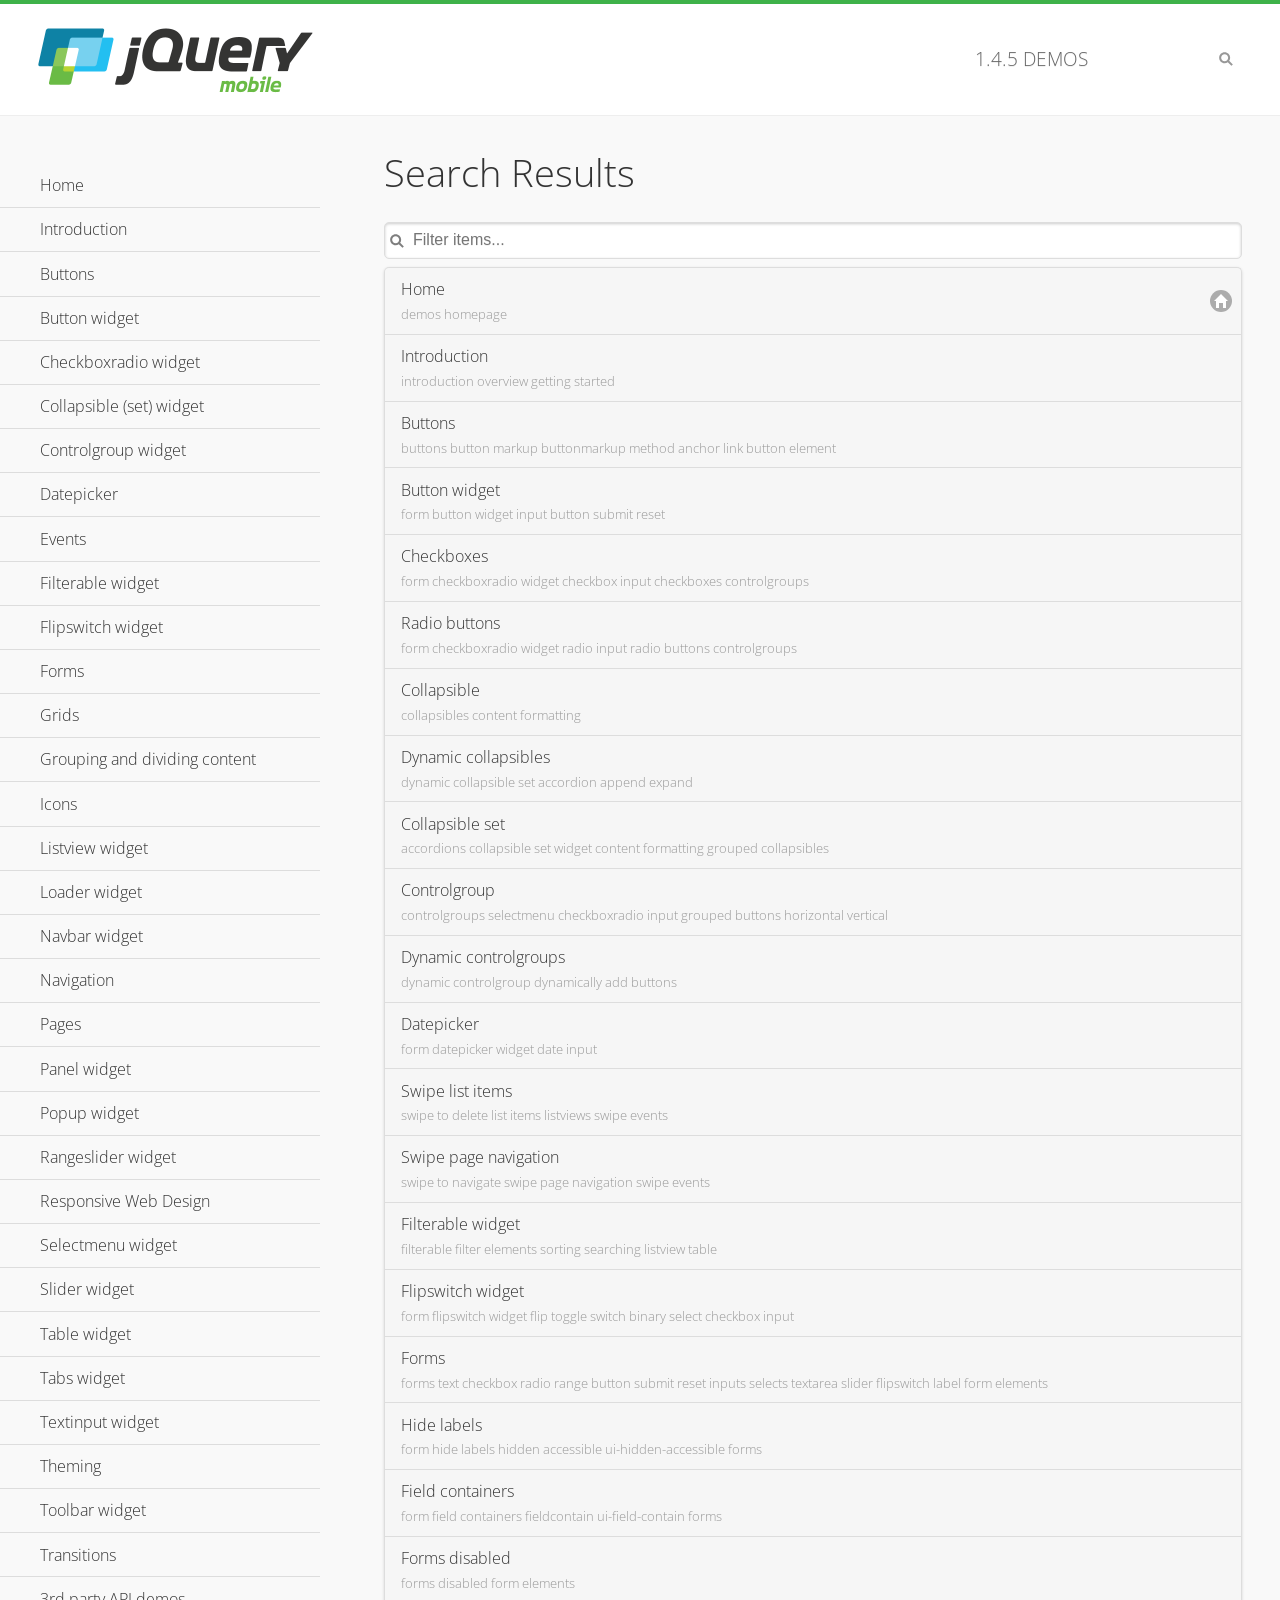
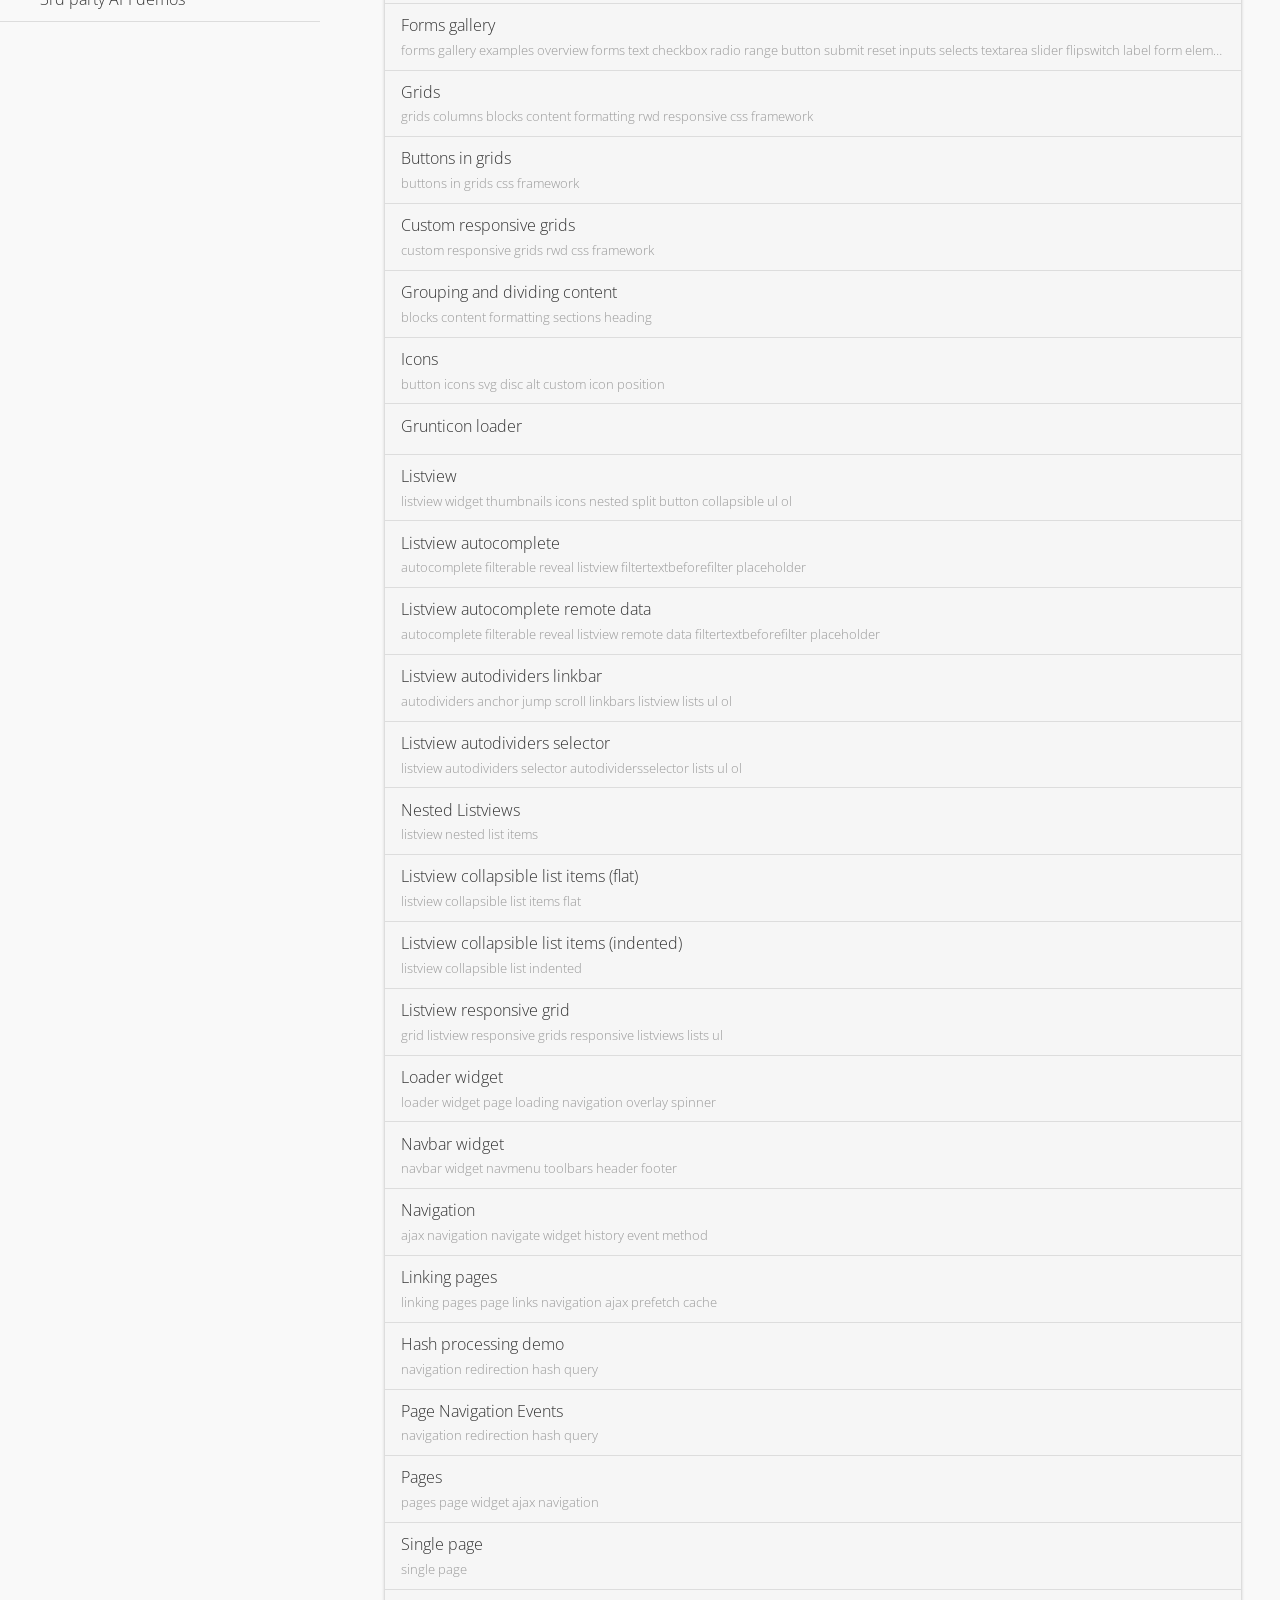
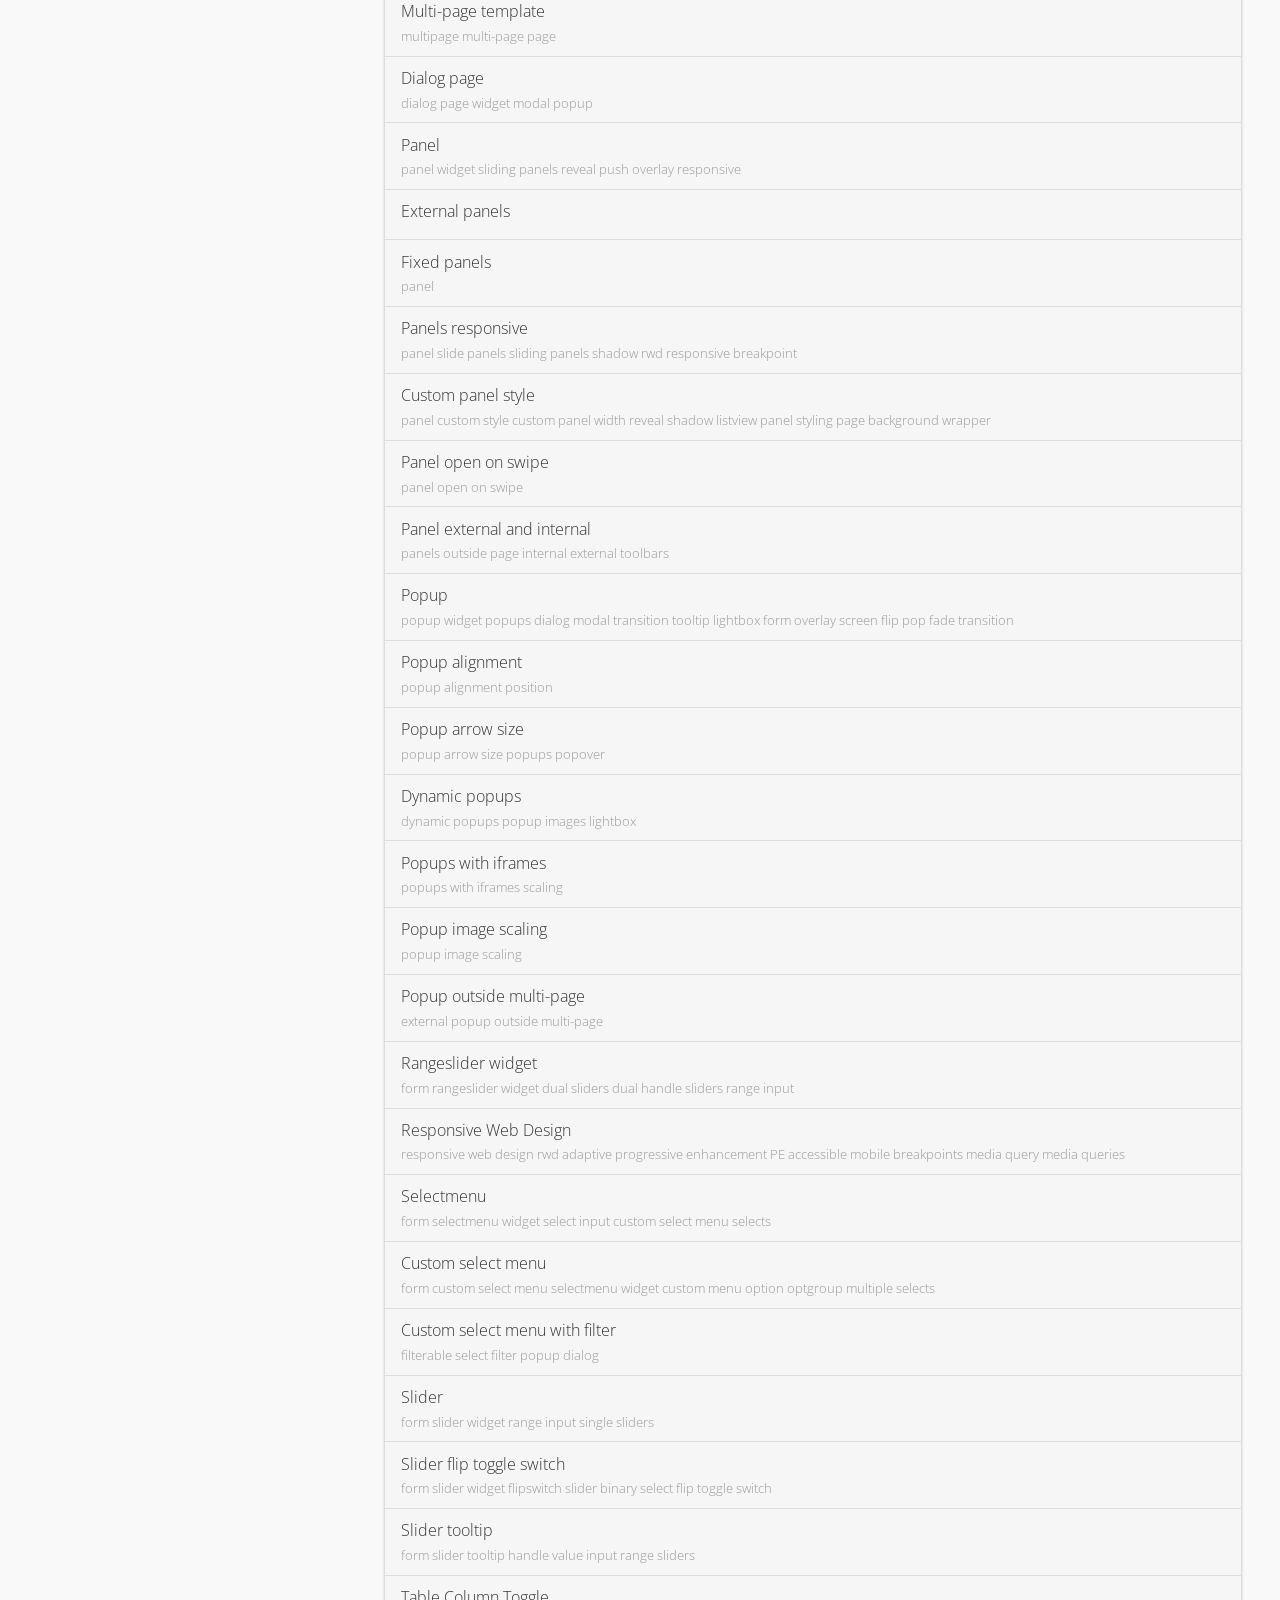
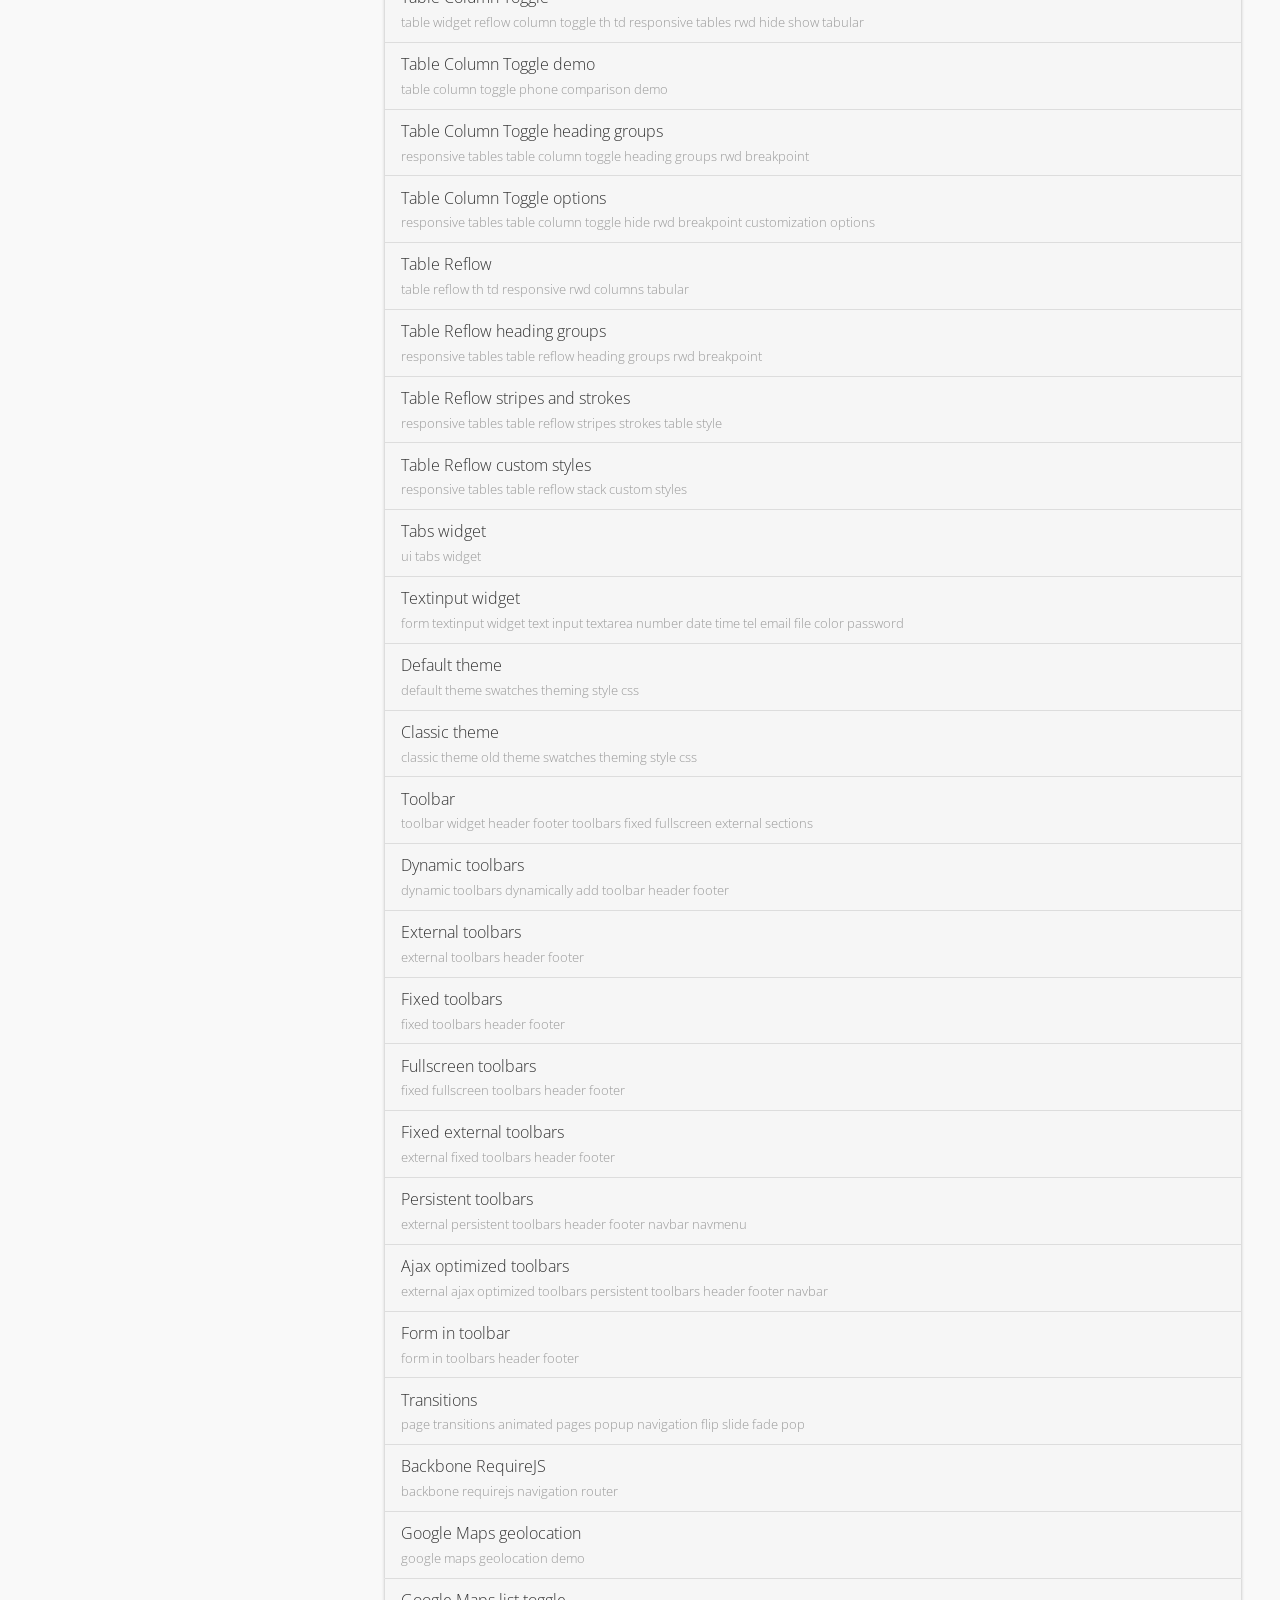
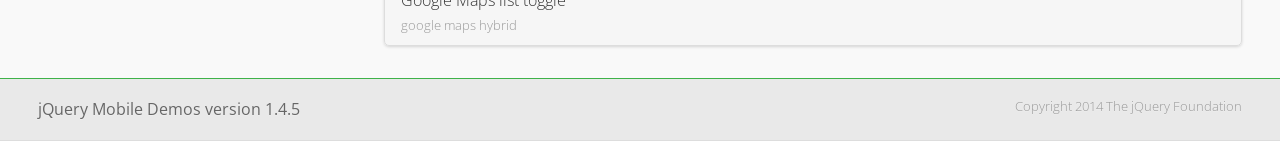
<file: jquery.mobile-1.4.5/demos/_search/index.html>
<!DOCTYPE html>
<html>
<head>
	<meta charset="utf-8">
	<meta name="viewport" content="width=device-width, initial-scale=1">
	<title>jQuery Mobile Demos</title>
	<link rel="stylesheet" href="../css/themes/default/jquery.mobile-1.4.5.min.css">
	<link rel="stylesheet" href="../_assets/css/jqm-demos.css">
	<link rel="shortcut icon" href="../_assets/favicon.ico">
    <link rel="stylesheet" href="http://fonts.googleapis.com/css?family=Open+Sans:300,400,700">
	<script src="../js/jquery.js"></script>
	<script src="../_assets/js/index.js"></script>
	<script src="../js/jquery.mobile-1.4.5.min.js"></script>

</head>
<body>
<div data-role="page" class="jqm-demos jqm-demos-index jqm-demos-search-results">

	<div data-role="header" class="jqm-header">
		<h2><a href="../" title="jQuery Mobile Demos home"><img src="../_assets/img/jquery-logo.png" alt="jQuery Mobile"></a></h2>
		<p><span class="jqm-version"></span> Demos</p>
		<a href="#" class="jqm-navmenu-link ui-btn ui-btn-icon-notext ui-corner-all ui-icon-bars ui-nodisc-icon ui-alt-icon ui-btn-left">Menu</a>
		<a href="#" class="jqm-search-link ui-btn ui-btn-icon-notext ui-corner-all ui-icon-search ui-nodisc-icon ui-alt-icon ui-btn-right">Search</a>
	</div><!-- /header -->

	<div role="main" class="ui-content jqm-content">

		<h1>Search Results</h1>

        <div class="jqm-search-results-wrap">
	        <ul class="jqm-list jqm-search-results-list">
<li data-filtertext="demos homepage" data-icon="home"><a href=".././">Home</a></li>
<li data-filtertext="introduction overview getting started"><a href="../intro/" data-ajax="false">Introduction</a></li>
<li data-filtertext="buttons button markup buttonmarkup method anchor link button element"><a href="../button-markup/" data-ajax="false">Buttons</a></li>
<li data-filtertext="form button widget input button submit reset"><a href="../button/" data-ajax="false">Button widget</a></li>
<li data-role="collapsible" data-enhanced="true" data-collapsed-icon="carat-d" data-expanded-icon="carat-u" data-iconpos="right" data-inset="false" class="ui-collapsible ui-collapsible-themed-content ui-collapsible-collapsed">
	<h3 class="ui-collapsible-heading ui-collapsible-heading-collapsed">
		<a href="#" class="ui-collapsible-heading-toggle ui-btn ui-btn-icon-right ui-btn-inherit ui-icon-carat-d">
		    Checkboxradio widget<span class="ui-collapsible-heading-status"> click to expand contents</span>
		</a>
	</h3>
	<div class="ui-collapsible-content ui-body-inherit ui-collapsible-content-collapsed" aria-hidden="true">
		<ul>
			<li data-filtertext="form checkboxradio widget checkbox input checkboxes controlgroups"><a href="../checkboxradio-checkbox/" data-ajax="false">Checkboxes</a></li>
			<li data-filtertext="form checkboxradio widget radio input radio buttons controlgroups"><a href="../checkboxradio-radio/" data-ajax="false">Radio buttons</a></li>
		</ul>
	</div>
</li>
<li data-role="collapsible" data-enhanced="true" data-collapsed-icon="carat-d" data-expanded-icon="carat-u" data-iconpos="right" data-inset="false" class="ui-collapsible ui-collapsible-themed-content ui-collapsible-collapsed">
	<h3 class="ui-collapsible-heading ui-collapsible-heading-collapsed">
		<a href="#" class="ui-collapsible-heading-toggle ui-btn ui-btn-icon-right ui-btn-inherit ui-icon-carat-d">
			Collapsible (set) widget<span class="ui-collapsible-heading-status"> click to expand contents</span>
		</a>
	</h3>
	<div class="ui-collapsible-content ui-body-inherit ui-collapsible-content-collapsed" aria-hidden="true">
		<ul>
			<li data-filtertext="collapsibles content formatting"><a href="../collapsible/" data-ajax="false">Collapsible</a></li>
			<li data-filtertext="dynamic collapsible set accordion append expand"><a href="../collapsible-dynamic/" data-ajax="false">Dynamic collapsibles</a></li>
			<li data-filtertext="accordions collapsible set widget content formatting grouped collapsibles"><a href="../collapsibleset/" data-ajax="false">Collapsible set</a></li>
		</ul>
	</div>
</li>
<li data-role="collapsible" data-enhanced="true" data-collapsed-icon="carat-d" data-expanded-icon="carat-u" data-iconpos="right" data-inset="false" class="ui-collapsible ui-collapsible-themed-content ui-collapsible-collapsed">
	<h3 class="ui-collapsible-heading ui-collapsible-heading-collapsed">
		<a href="#" class="ui-collapsible-heading-toggle ui-btn ui-btn-icon-right ui-btn-inherit ui-icon-carat-d">
			Controlgroup widget<span class="ui-collapsible-heading-status"> click to expand contents</span>
		</a>
	</h3>
	<div class="ui-collapsible-content ui-body-inherit ui-collapsible-content-collapsed" aria-hidden="true">
		<ul>
			<li data-filtertext="controlgroups selectmenu checkboxradio input grouped buttons horizontal vertical"><a href="../controlgroup/" data-ajax="false">Controlgroup</a></li>
			<li data-filtertext="dynamic controlgroup dynamically add buttons"><a href="../controlgroup-dynamic/" data-ajax="false">Dynamic controlgroups</a></li>
		</ul>
	</div>
</li>
<li data-filtertext="form datepicker widget date input"><a href="../datepicker/" data-ajax="false">Datepicker</a></li>
<li data-role="collapsible" data-enhanced="true" data-collapsed-icon="carat-d" data-expanded-icon="carat-u" data-iconpos="right" data-inset="false" class="ui-collapsible ui-collapsible-themed-content ui-collapsible-collapsed">
	<h3 class="ui-collapsible-heading ui-collapsible-heading-collapsed">
		<a href="#" class="ui-collapsible-heading-toggle ui-btn ui-btn-icon-right ui-btn-inherit ui-icon-carat-d">
			Events<span class="ui-collapsible-heading-status"> click to expand contents</span>
		</a>
	</h3>
	<div class="ui-collapsible-content ui-body-inherit ui-collapsible-content-collapsed" aria-hidden="true">
		<ul>
			<li data-filtertext="swipe to delete list items listviews swipe events"><a href="../swipe-list/" data-ajax="false">Swipe list items</a></li>
			<li data-filtertext="swipe to navigate swipe page navigation swipe events"><a href="../swipe-page/" data-ajax="false">Swipe page navigation</a></li>
		</ul>
	</div>
</li>
<li data-filtertext="filterable filter elements sorting searching listview table"><a href="../filterable/" data-ajax="false">Filterable widget</a></li>
<li data-filtertext="form flipswitch widget flip toggle switch binary select checkbox input"><a href="../flipswitch/" data-ajax="false">Flipswitch widget</a></li>
<li data-role="collapsible" data-enhanced="true" data-collapsed-icon="carat-d" data-expanded-icon="carat-u" data-iconpos="right" data-inset="false" class="ui-collapsible ui-collapsible-themed-content ui-collapsible-collapsed">
	<h3 class="ui-collapsible-heading ui-collapsible-heading-collapsed">
		<a href="#" class="ui-collapsible-heading-toggle ui-btn ui-btn-icon-right ui-btn-inherit ui-icon-carat-d">
			Forms<span class="ui-collapsible-heading-status"> click to expand contents</span>
		</a>
	</h3>
	<div class="ui-collapsible-content ui-body-inherit ui-collapsible-content-collapsed" aria-hidden="true">
		<ul>
			<li data-filtertext="forms text checkbox radio range button submit reset inputs selects textarea slider flipswitch label form elements"><a href="../forms/" data-ajax="false">Forms</a></li>
			<li data-filtertext="form hide labels hidden accessible ui-hidden-accessible forms"><a href="../forms-label-hidden-accessible/" data-ajax="false">Hide labels</a></li>
			<li data-filtertext="form field containers fieldcontain ui-field-contain forms"><a href="../forms-field-contain/" data-ajax="false">Field containers</a></li>
			<li data-filtertext="forms disabled form elements"><a href="../forms-disabled/" data-ajax="false">Forms disabled</a></li>
			<li data-filtertext="forms gallery examples overview forms text checkbox radio range button submit reset inputs selects textarea slider flipswitch label form elements"><a href="../forms-gallery/" data-ajax="false">Forms gallery</a></li>
		</ul>
	</div>
</li>
<li data-role="collapsible" data-enhanced="true" data-collapsed-icon="carat-d" data-expanded-icon="carat-u" data-iconpos="right" data-inset="false" class="ui-collapsible ui-collapsible-themed-content ui-collapsible-collapsed">
	<h3 class="ui-collapsible-heading ui-collapsible-heading-collapsed">
		<a href="#" class="ui-collapsible-heading-toggle ui-btn ui-btn-icon-right ui-btn-inherit ui-icon-carat-d">
			Grids<span class="ui-collapsible-heading-status"> click to expand contents</span>
		</a>
	</h3>
	<div class="ui-collapsible-content ui-body-inherit ui-collapsible-content-collapsed" aria-hidden="true">
		<ul>
			<li data-filtertext="grids columns blocks content formatting rwd responsive css framework"><a href="../grids/" data-ajax="false">Grids</a></li>
			<li data-filtertext="buttons in grids css framework"><a href="../grids-buttons/" data-ajax="false">Buttons in grids</a></li>
			<li data-filtertext="custom responsive grids rwd css framework"><a href="../grids-custom-responsive/" data-ajax="false">Custom responsive grids</a></li>
		</ul>
	</div>
</li>
<li data-filtertext="blocks content formatting sections heading"><a href="../body-bar-classes/" data-ajax="false">Grouping and dividing content</a></li>
<li data-role="collapsible" data-enhanced="true" data-collapsed-icon="carat-d" data-expanded-icon="carat-u" data-iconpos="right" data-inset="false" class="ui-collapsible ui-collapsible-themed-content ui-collapsible-collapsed">
	<h3 class="ui-collapsible-heading ui-collapsible-heading-collapsed">
		<a href="#" class="ui-collapsible-heading-toggle ui-btn ui-btn-icon-right ui-btn-inherit ui-icon-carat-d">
			Icons<span class="ui-collapsible-heading-status"> click to expand contents</span>
		</a>
	</h3>
	<div class="ui-collapsible-content ui-body-inherit ui-collapsible-content-collapsed" aria-hidden="true">
		<ul>
			<li data-filtertext="button icons svg disc alt custom icon position"><a href="../icons/" data-ajax="false">Icons</a></li>
			<li data-filtertext=""><a href="../icons-grunticon/" data-ajax="false">Grunticon loader</a></li>
		</ul>
	</div>
</li>
<li data-role="collapsible" data-enhanced="true" data-collapsed-icon="carat-d" data-expanded-icon="carat-u" data-iconpos="right" data-inset="false" class="ui-collapsible ui-collapsible-themed-content ui-collapsible-collapsed">
	<h3 class="ui-collapsible-heading ui-collapsible-heading-collapsed">
		<a href="#" class="ui-collapsible-heading-toggle ui-btn ui-btn-icon-right ui-btn-inherit ui-icon-carat-d">
			Listview widget<span class="ui-collapsible-heading-status"> click to expand contents</span>
		</a>
	</h3>
	<div class="ui-collapsible-content ui-body-inherit ui-collapsible-content-collapsed" aria-hidden="true">
		<ul>
			<li data-filtertext="listview widget thumbnails icons nested split button collapsible ul ol"><a href="../listview/" data-ajax="false">Listview</a></li>
			<li data-filtertext="autocomplete filterable reveal listview filtertextbeforefilter placeholder"><a href="../listview-autocomplete/" data-ajax="false">Listview autocomplete</a></li>
			<li data-filtertext="autocomplete filterable reveal listview remote data filtertextbeforefilter placeholder"><a href="../listview-autocomplete-remote/" data-ajax="false">Listview autocomplete remote data</a></li>
			<li data-filtertext="autodividers anchor jump scroll linkbars listview lists ul ol"><a href="../listview-autodividers-linkbar/" data-ajax="false">Listview autodividers linkbar</a></li>
			<li data-filtertext="listview autodividers selector autodividersselector lists ul ol"><a href="../listview-autodividers-selector/" data-ajax="false">Listview autodividers selector</a></li>
			<li data-filtertext="listview nested list items"><a href="../listview-nested-lists/" data-ajax="false">Nested Listviews</a></li>
			<li data-filtertext="listview collapsible list items flat"><a href="../listview-collapsible-item-flat/" data-ajax="false">Listview collapsible list items (flat)</a></li>
			<li data-filtertext="listview collapsible list indented"><a href="../listview-collapsible-item-indented/" data-ajax="false">Listview collapsible list items (indented)</a></li>
			<li data-filtertext="grid listview responsive grids responsive listviews lists ul"><a href="../listview-grid/" data-ajax="false">Listview responsive grid</a></li>
		</ul>
	</div>
</li>
<li data-filtertext="loader widget page loading navigation overlay spinner"><a href="../loader/" data-ajax="false">Loader widget</a></li>
<li data-filtertext="navbar widget navmenu toolbars header footer"><a href="../navbar/" data-ajax="false">Navbar widget</a></li>
<li data-role="collapsible" data-enhanced="true" data-collapsed-icon="carat-d" data-expanded-icon="carat-u" data-iconpos="right" data-inset="false" class="ui-collapsible ui-collapsible-themed-content ui-collapsible-collapsed">
	<h3 class="ui-collapsible-heading ui-collapsible-heading-collapsed">
		<a href="#" class="ui-collapsible-heading-toggle ui-btn ui-btn-icon-right ui-btn-inherit ui-icon-carat-d">
			Navigation<span class="ui-collapsible-heading-status"> click to expand contents</span>
		</a>
	</h3>
	<div class="ui-collapsible-content ui-body-inherit ui-collapsible-content-collapsed" aria-hidden="true">
		<ul>
			<li data-filtertext="ajax navigation navigate widget history event method"><a href="../navigation/" data-ajax="false">Navigation</a></li>
			<li data-filtertext="linking pages page links navigation ajax prefetch cache"><a href="../navigation-linking-pages/" data-ajax="false">Linking pages</a></li>
			<!-- <li data-filtertext="php redirect server redirection server-side navigation"><a href="../navigation-php-redirect/" data-ajax="false">PHP redirect demo</a></li>-->
			<li data-filtertext="navigation redirection hash query"><a href="../navigation-hash-processing/" data-ajax="false">Hash processing demo</a></li>
			<li data-filtertext="navigation redirection hash query"><a href="../page-events/" data-ajax="false">Page Navigation Events</a></li>
		</ul>
	</div>
</li>
<li data-role="collapsible" data-enhanced="true" data-collapsed-icon="carat-d" data-expanded-icon="carat-u" data-iconpos="right" data-inset="false" class="ui-collapsible ui-collapsible-themed-content ui-collapsible-collapsed">
	<h3 class="ui-collapsible-heading ui-collapsible-heading-collapsed">
		<a href="#" class="ui-collapsible-heading-toggle ui-btn ui-btn-icon-right ui-btn-inherit ui-icon-carat-d">
			Pages<span class="ui-collapsible-heading-status"> click to expand contents</span>
		</a>
	</h3>
	<div class="ui-collapsible-content ui-body-inherit ui-collapsible-content-collapsed" aria-hidden="true">
		<ul>
			<li data-filtertext="pages page widget ajax navigation"><a href="../pages/" data-ajax="false">Pages</a></li>
			<li data-filtertext="single page"><a href="../pages-single-page/" data-ajax="false">Single page</a></li>
			<li data-filtertext="multipage multi-page page"><a href="../pages-multi-page/" data-ajax="false">Multi-page template</a></li>
			<li data-filtertext="dialog page widget modal popup"><a href="../pages-dialog/" data-ajax="false">Dialog page</a></li>
		</ul>
	</div>
</li>
<li data-role="collapsible" data-enhanced="true" data-collapsed-icon="carat-d" data-expanded-icon="carat-u" data-iconpos="right" data-inset="false" class="ui-collapsible ui-collapsible-themed-content ui-collapsible-collapsed">
	<h3 class="ui-collapsible-heading ui-collapsible-heading-collapsed">
		<a href="#" class="ui-collapsible-heading-toggle ui-btn ui-btn-icon-right ui-btn-inherit ui-icon-carat-d">
			Panel widget<span class="ui-collapsible-heading-status"> click to expand contents</span>
		</a>
	</h3>
	<div class="ui-collapsible-content ui-body-inherit ui-collapsible-content-collapsed" aria-hidden="true">
		<ul>
			<li data-filtertext="panel widget sliding panels reveal push overlay responsive"><a href="../panel/" data-ajax="false">Panel</a></li>
			<li data-filtertext=""><a href="../panel-external/" data-ajax="false">External panels</a></li>
			<li data-filtertext="panel "><a href="../panel-fixed/" data-ajax="false">Fixed panels</a></li>
			<li data-filtertext="panel slide panels sliding panels shadow rwd responsive breakpoint"><a href="../panel-responsive/" data-ajax="false">Panels responsive</a></li>
			<li data-filtertext="panel custom style custom panel width reveal shadow listview panel styling page background wrapper"><a href="../panel-styling/" data-ajax="false">Custom panel style</a></li>
			<li data-filtertext="panel open on swipe"><a href="../panel-swipe-open/" data-ajax="false">Panel open on swipe</a></li>
			<li data-filtertext="panels outside page internal external toolbars"><a href="../panel-external-internal/" data-ajax="false">Panel external and internal</a></li>
		</ul>
	</div>
</li>
<li data-role="collapsible" data-enhanced="true" data-collapsed-icon="carat-d" data-expanded-icon="carat-u" data-iconpos="right" data-inset="false" class="ui-collapsible ui-collapsible-themed-content ui-collapsible-collapsed">
	<h3 class="ui-collapsible-heading ui-collapsible-heading-collapsed">
		<a href="#" class="ui-collapsible-heading-toggle ui-btn ui-btn-icon-right ui-btn-inherit ui-icon-carat-d">
			Popup widget<span class="ui-collapsible-heading-status"> click to expand contents</span>
		</a>
	</h3>
	<div class="ui-collapsible-content ui-body-inherit ui-collapsible-content-collapsed" aria-hidden="true">
		<ul>
			<li data-filtertext="popup widget popups dialog modal transition tooltip lightbox form overlay screen flip pop fade transition"><a href="../popup/" data-ajax="false">Popup</a></li>
			<li data-filtertext="popup alignment position"><a href="../popup-alignment/" data-ajax="false">Popup alignment</a></li>
			<li data-filtertext="popup arrow size popups popover"><a href="../popup-arrow-size/" data-ajax="false">Popup arrow size</a></li>
			<li data-filtertext="dynamic popups popup images lightbox"><a href="../popup-dynamic/" data-ajax="false">Dynamic popups</a></li>
			<li data-filtertext="popups with iframes scaling"><a href="../popup-iframe/" data-ajax="false">Popups with iframes</a></li>
			<li data-filtertext="popup image scaling"><a href="../popup-image-scaling/" data-ajax="false">Popup image scaling</a></li>
			<li data-filtertext="external popup outside multi-page"><a href="../popup-outside-multipage/" data-ajax="false">Popup outside multi-page</a></li>
		</ul>
	</div>
</li>
<li data-filtertext="form rangeslider widget dual sliders dual handle sliders range input"><a href="../rangeslider/" data-ajax="false">Rangeslider widget</a></li>
<li data-filtertext="responsive web design rwd adaptive progressive enhancement PE accessible mobile breakpoints media query media queries"><a href="../rwd/" data-ajax="false">Responsive Web Design</a></li>
<li data-role="collapsible" data-enhanced="true" data-collapsed-icon="carat-d" data-expanded-icon="carat-u" data-iconpos="right" data-inset="false" class="ui-collapsible ui-collapsible-themed-content ui-collapsible-collapsed">
	<h3 class="ui-collapsible-heading ui-collapsible-heading-collapsed">
		<a href="#" class="ui-collapsible-heading-toggle ui-btn ui-btn-icon-right ui-btn-inherit ui-icon-carat-d">
			Selectmenu widget<span class="ui-collapsible-heading-status"> click to expand contents</span>
		</a>
	</h3>
	<div class="ui-collapsible-content ui-body-inherit ui-collapsible-content-collapsed" aria-hidden="true">
		<ul>
			<li data-filtertext="form selectmenu widget select input custom select menu selects"><a href="../selectmenu/" data-ajax="false">Selectmenu</a></li>
			<li data-filtertext="form custom select menu selectmenu widget custom menu option optgroup multiple selects"><a href="../selectmenu-custom/" data-ajax="false">Custom select menu</a></li>
			<li data-filtertext="filterable select filter popup dialog"><a href="../selectmenu-custom-filter/" data-ajax="false">Custom select menu with filter</a></li>
		</ul>
	</div>
</li>
<li data-role="collapsible" data-enhanced="true" data-collapsed-icon="carat-d" data-expanded-icon="carat-u" data-iconpos="right" data-inset="false" class="ui-collapsible ui-collapsible-themed-content ui-collapsible-collapsed">
	<h3 class="ui-collapsible-heading ui-collapsible-heading-collapsed">
		<a href="#" class="ui-collapsible-heading-toggle ui-btn ui-btn-icon-right ui-btn-inherit ui-icon-carat-d">
			Slider widget<span class="ui-collapsible-heading-status"> click to expand contents</span>
		</a>
	</h3>
	<div class="ui-collapsible-content ui-body-inherit ui-collapsible-content-collapsed" aria-hidden="true">
		<ul>
			<li data-filtertext="form slider widget range input single sliders"><a href="../slider/" data-ajax="false">Slider</a></li>
			<li data-filtertext="form slider widget flipswitch slider binary select flip toggle switch"><a href="../slider-flipswitch/" data-ajax="false">Slider flip toggle switch</a></li>
			<li data-filtertext="form slider tooltip handle value input range sliders"><a href="../slider-tooltip/" data-ajax="false">Slider tooltip</a></li>
		</ul>
	</div>
</li>
<li data-role="collapsible" data-enhanced="true" data-collapsed-icon="carat-d" data-expanded-icon="carat-u" data-iconpos="right" data-inset="false" class="ui-collapsible ui-collapsible-themed-content ui-collapsible-collapsed">
	<h3 class="ui-collapsible-heading ui-collapsible-heading-collapsed">
		<a href="#" class="ui-collapsible-heading-toggle ui-btn ui-btn-icon-right ui-btn-inherit ui-icon-carat-d">
			Table widget<span class="ui-collapsible-heading-status"> click to expand contents</span>
		</a>
	</h3>
	<div class="ui-collapsible-content ui-body-inherit ui-collapsible-content-collapsed" aria-hidden="true">
		<ul>
			<li data-filtertext="table widget reflow column toggle th td responsive tables rwd hide show tabular"><a href="../table-column-toggle/" data-ajax="false">Table Column Toggle</a></li>
			<li data-filtertext="table column toggle phone comparison demo"><a href="../table-column-toggle-example/" data-ajax="false">Table Column Toggle demo</a></li>
			<li data-filtertext="responsive tables table column toggle heading groups rwd breakpoint"><a href="../table-column-toggle-heading-groups/" data-ajax="false">Table Column Toggle heading groups</a></li>
			<li data-filtertext="responsive tables table column toggle hide rwd breakpoint customization options"><a href="../table-column-toggle-options/" data-ajax="false">Table Column Toggle options</a></li>
			<li data-filtertext="table reflow th td responsive rwd columns tabular"><a href="../table-reflow/" data-ajax="false">Table Reflow</a></li>
			<li data-filtertext="responsive tables table reflow heading groups rwd breakpoint"><a href="../table-reflow-heading-groups/" data-ajax="false">Table Reflow heading groups</a></li>
			<li data-filtertext="responsive tables table reflow stripes strokes table style"><a href="../table-reflow-stripes-strokes/" data-ajax="false">Table Reflow stripes and strokes</a></li>
			<li data-filtertext="responsive tables table reflow stack custom styles"><a href="../table-reflow-styling/" data-ajax="false">Table Reflow custom styles</a></li>
		</ul>
	</div>
</li>
<li data-filtertext="ui tabs widget"><a href="../tabs/" data-ajax="false">Tabs widget</a></li>
<li data-filtertext="form textinput widget text input textarea number date time tel email file color password"><a href="../textinput/" data-ajax="false">Textinput widget</a></li>
<li data-role="collapsible" data-enhanced="true" data-collapsed-icon="carat-d" data-expanded-icon="carat-u" data-iconpos="right" data-inset="false" class="ui-collapsible ui-collapsible-themed-content ui-collapsible-collapsed">
	<h3 class="ui-collapsible-heading ui-collapsible-heading-collapsed">
		<a href="#" class="ui-collapsible-heading-toggle ui-btn ui-btn-icon-right ui-btn-inherit ui-icon-carat-d">
			Theming<span class="ui-collapsible-heading-status"> click to expand contents</span>
		</a>
	</h3>
	<div class="ui-collapsible-content ui-body-inherit ui-collapsible-content-collapsed" aria-hidden="true">
		<ul>
			<li data-filtertext="default theme swatches theming style css"><a href="../theme-default/" data-ajax="false">Default theme</a></li>
			<li data-filtertext="classic theme old theme swatches theming style css"><a href="../theme-classic/" data-ajax="false">Classic theme</a></li>
		</ul>
	</div>
</li>
<li data-role="collapsible" data-enhanced="true" data-collapsed-icon="carat-d" data-expanded-icon="carat-u" data-iconpos="right" data-inset="false" class="ui-collapsible ui-collapsible-themed-content ui-collapsible-collapsed">
	<h3 class="ui-collapsible-heading ui-collapsible-heading-collapsed">
		<a href="#" class="ui-collapsible-heading-toggle ui-btn ui-btn-icon-right ui-btn-inherit ui-icon-carat-d">
			Toolbar widget<span class="ui-collapsible-heading-status"> click to expand contents</span>
		</a>
	</h3>
	<div class="ui-collapsible-content ui-body-inherit ui-collapsible-content-collapsed" aria-hidden="true">
		<ul>
			<li data-filtertext="toolbar widget header footer toolbars fixed fullscreen external sections"><a href="../toolbar/" data-ajax="false">Toolbar</a></li>
			<li data-filtertext="dynamic toolbars dynamically add toolbar header footer"><a href="../toolbar-dynamic/" data-ajax="false">Dynamic toolbars</a></li>
			<li data-filtertext="external toolbars header footer"><a href="../toolbar-external/" data-ajax="false">External toolbars</a></li>
			<li data-filtertext="fixed toolbars header footer"><a href="../toolbar-fixed/" data-ajax="false">Fixed toolbars</a></li>
			<li data-filtertext="fixed fullscreen toolbars header footer"><a href="../toolbar-fixed-fullscreen/" data-ajax="false">Fullscreen toolbars</a></li>
			<li data-filtertext="external fixed toolbars header footer"><a href="../toolbar-fixed-external/" data-ajax="false">Fixed external toolbars</a></li>
			<li data-filtertext="external persistent toolbars header footer navbar navmenu"><a href="../toolbar-fixed-persistent/" data-ajax="false">Persistent toolbars</a></li>
			<li data-filtertext="external ajax optimized toolbars persistent toolbars header footer navbar"><a href="../toolbar-fixed-persistent-optimized/" data-ajax="false">Ajax optimized toolbars</a></li>
			<li data-filtertext="form in toolbars header footer"><a href="../toolbar-fixed-forms/" data-ajax="false">Form in toolbar</a></li>
		</ul>
	</div>
</li>
<li data-filtertext="page transitions animated pages popup navigation flip slide fade pop"><a href="../transitions/" data-ajax="false">Transitions</a></li>
<li data-role="collapsible" data-enhanced="true" data-collapsed-icon="carat-d" data-expanded-icon="carat-u" data-iconpos="right" data-inset="false" class="ui-collapsible ui-collapsible-themed-content ui-collapsible-collapsed">
	<h3 class="ui-collapsible-heading ui-collapsible-heading-collapsed">
		<a href="#" class="ui-collapsible-heading-toggle ui-btn ui-btn-icon-right ui-btn-inherit ui-icon-carat-d">
			3rd party API demos<span class="ui-collapsible-heading-status"> click to expand contents</span>
		</a>
	</h3>
	<div class="ui-collapsible-content ui-body-inherit ui-collapsible-content-collapsed" aria-hidden="true">
		<ul>
			<li data-filtertext="backbone requirejs navigation router"><a href="../backbone-requirejs/" data-ajax="false">Backbone RequireJS</a></li>
			<li data-filtertext="google maps geolocation demo"><a href="../map-geolocation/" data-ajax="false">Google Maps geolocation</a></li>
			<li data-filtertext="google maps hybrid"><a href="../map-list-toggle/" data-ajax="false">Google Maps list toggle</a></li>
		</ul>
	</div>
</li>



	        </ul>
	    </div>

	</div><!-- /content -->
	    <div data-role="panel" class="jqm-navmenu-panel" data-position="left" data-display="overlay" data-theme="a">
	    	<ul class="jqm-list ui-alt-icon ui-nodisc-icon">
<li data-filtertext="demos homepage" data-icon="home"><a href=".././">Home</a></li>
<li data-filtertext="introduction overview getting started"><a href="../intro/" data-ajax="false">Introduction</a></li>
<li data-filtertext="buttons button markup buttonmarkup method anchor link button element"><a href="../button-markup/" data-ajax="false">Buttons</a></li>
<li data-filtertext="form button widget input button submit reset"><a href="../button/" data-ajax="false">Button widget</a></li>
<li data-role="collapsible" data-enhanced="true" data-collapsed-icon="carat-d" data-expanded-icon="carat-u" data-iconpos="right" data-inset="false" class="ui-collapsible ui-collapsible-themed-content ui-collapsible-collapsed">
	<h3 class="ui-collapsible-heading ui-collapsible-heading-collapsed">
		<a href="#" class="ui-collapsible-heading-toggle ui-btn ui-btn-icon-right ui-btn-inherit ui-icon-carat-d">
		    Checkboxradio widget<span class="ui-collapsible-heading-status"> click to expand contents</span>
		</a>
	</h3>
	<div class="ui-collapsible-content ui-body-inherit ui-collapsible-content-collapsed" aria-hidden="true">
		<ul>
			<li data-filtertext="form checkboxradio widget checkbox input checkboxes controlgroups"><a href="../checkboxradio-checkbox/" data-ajax="false">Checkboxes</a></li>
			<li data-filtertext="form checkboxradio widget radio input radio buttons controlgroups"><a href="../checkboxradio-radio/" data-ajax="false">Radio buttons</a></li>
		</ul>
	</div>
</li>
<li data-role="collapsible" data-enhanced="true" data-collapsed-icon="carat-d" data-expanded-icon="carat-u" data-iconpos="right" data-inset="false" class="ui-collapsible ui-collapsible-themed-content ui-collapsible-collapsed">
	<h3 class="ui-collapsible-heading ui-collapsible-heading-collapsed">
		<a href="#" class="ui-collapsible-heading-toggle ui-btn ui-btn-icon-right ui-btn-inherit ui-icon-carat-d">
			Collapsible (set) widget<span class="ui-collapsible-heading-status"> click to expand contents</span>
		</a>
	</h3>
	<div class="ui-collapsible-content ui-body-inherit ui-collapsible-content-collapsed" aria-hidden="true">
		<ul>
			<li data-filtertext="collapsibles content formatting"><a href="../collapsible/" data-ajax="false">Collapsible</a></li>
			<li data-filtertext="dynamic collapsible set accordion append expand"><a href="../collapsible-dynamic/" data-ajax="false">Dynamic collapsibles</a></li>
			<li data-filtertext="accordions collapsible set widget content formatting grouped collapsibles"><a href="../collapsibleset/" data-ajax="false">Collapsible set</a></li>
		</ul>
	</div>
</li>
<li data-role="collapsible" data-enhanced="true" data-collapsed-icon="carat-d" data-expanded-icon="carat-u" data-iconpos="right" data-inset="false" class="ui-collapsible ui-collapsible-themed-content ui-collapsible-collapsed">
	<h3 class="ui-collapsible-heading ui-collapsible-heading-collapsed">
		<a href="#" class="ui-collapsible-heading-toggle ui-btn ui-btn-icon-right ui-btn-inherit ui-icon-carat-d">
			Controlgroup widget<span class="ui-collapsible-heading-status"> click to expand contents</span>
		</a>
	</h3>
	<div class="ui-collapsible-content ui-body-inherit ui-collapsible-content-collapsed" aria-hidden="true">
		<ul>
			<li data-filtertext="controlgroups selectmenu checkboxradio input grouped buttons horizontal vertical"><a href="../controlgroup/" data-ajax="false">Controlgroup</a></li>
			<li data-filtertext="dynamic controlgroup dynamically add buttons"><a href="../controlgroup-dynamic/" data-ajax="false">Dynamic controlgroups</a></li>
		</ul>
	</div>
</li>
<li data-filtertext="form datepicker widget date input"><a href="../datepicker/" data-ajax="false">Datepicker</a></li>
<li data-role="collapsible" data-enhanced="true" data-collapsed-icon="carat-d" data-expanded-icon="carat-u" data-iconpos="right" data-inset="false" class="ui-collapsible ui-collapsible-themed-content ui-collapsible-collapsed">
	<h3 class="ui-collapsible-heading ui-collapsible-heading-collapsed">
		<a href="#" class="ui-collapsible-heading-toggle ui-btn ui-btn-icon-right ui-btn-inherit ui-icon-carat-d">
			Events<span class="ui-collapsible-heading-status"> click to expand contents</span>
		</a>
	</h3>
	<div class="ui-collapsible-content ui-body-inherit ui-collapsible-content-collapsed" aria-hidden="true">
		<ul>
			<li data-filtertext="swipe to delete list items listviews swipe events"><a href="../swipe-list/" data-ajax="false">Swipe list items</a></li>
			<li data-filtertext="swipe to navigate swipe page navigation swipe events"><a href="../swipe-page/" data-ajax="false">Swipe page navigation</a></li>
		</ul>
	</div>
</li>
<li data-filtertext="filterable filter elements sorting searching listview table"><a href="../filterable/" data-ajax="false">Filterable widget</a></li>
<li data-filtertext="form flipswitch widget flip toggle switch binary select checkbox input"><a href="../flipswitch/" data-ajax="false">Flipswitch widget</a></li>
<li data-role="collapsible" data-enhanced="true" data-collapsed-icon="carat-d" data-expanded-icon="carat-u" data-iconpos="right" data-inset="false" class="ui-collapsible ui-collapsible-themed-content ui-collapsible-collapsed">
	<h3 class="ui-collapsible-heading ui-collapsible-heading-collapsed">
		<a href="#" class="ui-collapsible-heading-toggle ui-btn ui-btn-icon-right ui-btn-inherit ui-icon-carat-d">
			Forms<span class="ui-collapsible-heading-status"> click to expand contents</span>
		</a>
	</h3>
	<div class="ui-collapsible-content ui-body-inherit ui-collapsible-content-collapsed" aria-hidden="true">
		<ul>
			<li data-filtertext="forms text checkbox radio range button submit reset inputs selects textarea slider flipswitch label form elements"><a href="../forms/" data-ajax="false">Forms</a></li>
			<li data-filtertext="form hide labels hidden accessible ui-hidden-accessible forms"><a href="../forms-label-hidden-accessible/" data-ajax="false">Hide labels</a></li>
			<li data-filtertext="form field containers fieldcontain ui-field-contain forms"><a href="../forms-field-contain/" data-ajax="false">Field containers</a></li>
			<li data-filtertext="forms disabled form elements"><a href="../forms-disabled/" data-ajax="false">Forms disabled</a></li>
			<li data-filtertext="forms gallery examples overview forms text checkbox radio range button submit reset inputs selects textarea slider flipswitch label form elements"><a href="../forms-gallery/" data-ajax="false">Forms gallery</a></li>
		</ul>
	</div>
</li>
<li data-role="collapsible" data-enhanced="true" data-collapsed-icon="carat-d" data-expanded-icon="carat-u" data-iconpos="right" data-inset="false" class="ui-collapsible ui-collapsible-themed-content ui-collapsible-collapsed">
	<h3 class="ui-collapsible-heading ui-collapsible-heading-collapsed">
		<a href="#" class="ui-collapsible-heading-toggle ui-btn ui-btn-icon-right ui-btn-inherit ui-icon-carat-d">
			Grids<span class="ui-collapsible-heading-status"> click to expand contents</span>
		</a>
	</h3>
	<div class="ui-collapsible-content ui-body-inherit ui-collapsible-content-collapsed" aria-hidden="true">
		<ul>
			<li data-filtertext="grids columns blocks content formatting rwd responsive css framework"><a href="../grids/" data-ajax="false">Grids</a></li>
			<li data-filtertext="buttons in grids css framework"><a href="../grids-buttons/" data-ajax="false">Buttons in grids</a></li>
			<li data-filtertext="custom responsive grids rwd css framework"><a href="../grids-custom-responsive/" data-ajax="false">Custom responsive grids</a></li>
		</ul>
	</div>
</li>
<li data-filtertext="blocks content formatting sections heading"><a href="../body-bar-classes/" data-ajax="false">Grouping and dividing content</a></li>
<li data-role="collapsible" data-enhanced="true" data-collapsed-icon="carat-d" data-expanded-icon="carat-u" data-iconpos="right" data-inset="false" class="ui-collapsible ui-collapsible-themed-content ui-collapsible-collapsed">
	<h3 class="ui-collapsible-heading ui-collapsible-heading-collapsed">
		<a href="#" class="ui-collapsible-heading-toggle ui-btn ui-btn-icon-right ui-btn-inherit ui-icon-carat-d">
			Icons<span class="ui-collapsible-heading-status"> click to expand contents</span>
		</a>
	</h3>
	<div class="ui-collapsible-content ui-body-inherit ui-collapsible-content-collapsed" aria-hidden="true">
		<ul>
			<li data-filtertext="button icons svg disc alt custom icon position"><a href="../icons/" data-ajax="false">Icons</a></li>
			<li data-filtertext=""><a href="../icons-grunticon/" data-ajax="false">Grunticon loader</a></li>
		</ul>
	</div>
</li>
<li data-role="collapsible" data-enhanced="true" data-collapsed-icon="carat-d" data-expanded-icon="carat-u" data-iconpos="right" data-inset="false" class="ui-collapsible ui-collapsible-themed-content ui-collapsible-collapsed">
	<h3 class="ui-collapsible-heading ui-collapsible-heading-collapsed">
		<a href="#" class="ui-collapsible-heading-toggle ui-btn ui-btn-icon-right ui-btn-inherit ui-icon-carat-d">
			Listview widget<span class="ui-collapsible-heading-status"> click to expand contents</span>
		</a>
	</h3>
	<div class="ui-collapsible-content ui-body-inherit ui-collapsible-content-collapsed" aria-hidden="true">
		<ul>
			<li data-filtertext="listview widget thumbnails icons nested split button collapsible ul ol"><a href="../listview/" data-ajax="false">Listview</a></li>
			<li data-filtertext="autocomplete filterable reveal listview filtertextbeforefilter placeholder"><a href="../listview-autocomplete/" data-ajax="false">Listview autocomplete</a></li>
			<li data-filtertext="autocomplete filterable reveal listview remote data filtertextbeforefilter placeholder"><a href="../listview-autocomplete-remote/" data-ajax="false">Listview autocomplete remote data</a></li>
			<li data-filtertext="autodividers anchor jump scroll linkbars listview lists ul ol"><a href="../listview-autodividers-linkbar/" data-ajax="false">Listview autodividers linkbar</a></li>
			<li data-filtertext="listview autodividers selector autodividersselector lists ul ol"><a href="../listview-autodividers-selector/" data-ajax="false">Listview autodividers selector</a></li>
			<li data-filtertext="listview nested list items"><a href="../listview-nested-lists/" data-ajax="false">Nested Listviews</a></li>
			<li data-filtertext="listview collapsible list items flat"><a href="../listview-collapsible-item-flat/" data-ajax="false">Listview collapsible list items (flat)</a></li>
			<li data-filtertext="listview collapsible list indented"><a href="../listview-collapsible-item-indented/" data-ajax="false">Listview collapsible list items (indented)</a></li>
			<li data-filtertext="grid listview responsive grids responsive listviews lists ul"><a href="../listview-grid/" data-ajax="false">Listview responsive grid</a></li>
		</ul>
	</div>
</li>
<li data-filtertext="loader widget page loading navigation overlay spinner"><a href="../loader/" data-ajax="false">Loader widget</a></li>
<li data-filtertext="navbar widget navmenu toolbars header footer"><a href="../navbar/" data-ajax="false">Navbar widget</a></li>
<li data-role="collapsible" data-enhanced="true" data-collapsed-icon="carat-d" data-expanded-icon="carat-u" data-iconpos="right" data-inset="false" class="ui-collapsible ui-collapsible-themed-content ui-collapsible-collapsed">
	<h3 class="ui-collapsible-heading ui-collapsible-heading-collapsed">
		<a href="#" class="ui-collapsible-heading-toggle ui-btn ui-btn-icon-right ui-btn-inherit ui-icon-carat-d">
			Navigation<span class="ui-collapsible-heading-status"> click to expand contents</span>
		</a>
	</h3>
	<div class="ui-collapsible-content ui-body-inherit ui-collapsible-content-collapsed" aria-hidden="true">
		<ul>
			<li data-filtertext="ajax navigation navigate widget history event method"><a href="../navigation/" data-ajax="false">Navigation</a></li>
			<li data-filtertext="linking pages page links navigation ajax prefetch cache"><a href="../navigation-linking-pages/" data-ajax="false">Linking pages</a></li>
			<!-- <li data-filtertext="php redirect server redirection server-side navigation"><a href="../navigation-php-redirect/" data-ajax="false">PHP redirect demo</a></li>-->
			<li data-filtertext="navigation redirection hash query"><a href="../navigation-hash-processing/" data-ajax="false">Hash processing demo</a></li>
			<li data-filtertext="navigation redirection hash query"><a href="../page-events/" data-ajax="false">Page Navigation Events</a></li>
		</ul>
	</div>
</li>
<li data-role="collapsible" data-enhanced="true" data-collapsed-icon="carat-d" data-expanded-icon="carat-u" data-iconpos="right" data-inset="false" class="ui-collapsible ui-collapsible-themed-content ui-collapsible-collapsed">
	<h3 class="ui-collapsible-heading ui-collapsible-heading-collapsed">
		<a href="#" class="ui-collapsible-heading-toggle ui-btn ui-btn-icon-right ui-btn-inherit ui-icon-carat-d">
			Pages<span class="ui-collapsible-heading-status"> click to expand contents</span>
		</a>
	</h3>
	<div class="ui-collapsible-content ui-body-inherit ui-collapsible-content-collapsed" aria-hidden="true">
		<ul>
			<li data-filtertext="pages page widget ajax navigation"><a href="../pages/" data-ajax="false">Pages</a></li>
			<li data-filtertext="single page"><a href="../pages-single-page/" data-ajax="false">Single page</a></li>
			<li data-filtertext="multipage multi-page page"><a href="../pages-multi-page/" data-ajax="false">Multi-page template</a></li>
			<li data-filtertext="dialog page widget modal popup"><a href="../pages-dialog/" data-ajax="false">Dialog page</a></li>
		</ul>
	</div>
</li>
<li data-role="collapsible" data-enhanced="true" data-collapsed-icon="carat-d" data-expanded-icon="carat-u" data-iconpos="right" data-inset="false" class="ui-collapsible ui-collapsible-themed-content ui-collapsible-collapsed">
	<h3 class="ui-collapsible-heading ui-collapsible-heading-collapsed">
		<a href="#" class="ui-collapsible-heading-toggle ui-btn ui-btn-icon-right ui-btn-inherit ui-icon-carat-d">
			Panel widget<span class="ui-collapsible-heading-status"> click to expand contents</span>
		</a>
	</h3>
	<div class="ui-collapsible-content ui-body-inherit ui-collapsible-content-collapsed" aria-hidden="true">
		<ul>
			<li data-filtertext="panel widget sliding panels reveal push overlay responsive"><a href="../panel/" data-ajax="false">Panel</a></li>
			<li data-filtertext=""><a href="../panel-external/" data-ajax="false">External panels</a></li>
			<li data-filtertext="panel "><a href="../panel-fixed/" data-ajax="false">Fixed panels</a></li>
			<li data-filtertext="panel slide panels sliding panels shadow rwd responsive breakpoint"><a href="../panel-responsive/" data-ajax="false">Panels responsive</a></li>
			<li data-filtertext="panel custom style custom panel width reveal shadow listview panel styling page background wrapper"><a href="../panel-styling/" data-ajax="false">Custom panel style</a></li>
			<li data-filtertext="panel open on swipe"><a href="../panel-swipe-open/" data-ajax="false">Panel open on swipe</a></li>
			<li data-filtertext="panels outside page internal external toolbars"><a href="../panel-external-internal/" data-ajax="false">Panel external and internal</a></li>
		</ul>
	</div>
</li>
<li data-role="collapsible" data-enhanced="true" data-collapsed-icon="carat-d" data-expanded-icon="carat-u" data-iconpos="right" data-inset="false" class="ui-collapsible ui-collapsible-themed-content ui-collapsible-collapsed">
	<h3 class="ui-collapsible-heading ui-collapsible-heading-collapsed">
		<a href="#" class="ui-collapsible-heading-toggle ui-btn ui-btn-icon-right ui-btn-inherit ui-icon-carat-d">
			Popup widget<span class="ui-collapsible-heading-status"> click to expand contents</span>
		</a>
	</h3>
	<div class="ui-collapsible-content ui-body-inherit ui-collapsible-content-collapsed" aria-hidden="true">
		<ul>
			<li data-filtertext="popup widget popups dialog modal transition tooltip lightbox form overlay screen flip pop fade transition"><a href="../popup/" data-ajax="false">Popup</a></li>
			<li data-filtertext="popup alignment position"><a href="../popup-alignment/" data-ajax="false">Popup alignment</a></li>
			<li data-filtertext="popup arrow size popups popover"><a href="../popup-arrow-size/" data-ajax="false">Popup arrow size</a></li>
			<li data-filtertext="dynamic popups popup images lightbox"><a href="../popup-dynamic/" data-ajax="false">Dynamic popups</a></li>
			<li data-filtertext="popups with iframes scaling"><a href="../popup-iframe/" data-ajax="false">Popups with iframes</a></li>
			<li data-filtertext="popup image scaling"><a href="../popup-image-scaling/" data-ajax="false">Popup image scaling</a></li>
			<li data-filtertext="external popup outside multi-page"><a href="../popup-outside-multipage/" data-ajax="false">Popup outside multi-page</a></li>
		</ul>
	</div>
</li>
<li data-filtertext="form rangeslider widget dual sliders dual handle sliders range input"><a href="../rangeslider/" data-ajax="false">Rangeslider widget</a></li>
<li data-filtertext="responsive web design rwd adaptive progressive enhancement PE accessible mobile breakpoints media query media queries"><a href="../rwd/" data-ajax="false">Responsive Web Design</a></li>
<li data-role="collapsible" data-enhanced="true" data-collapsed-icon="carat-d" data-expanded-icon="carat-u" data-iconpos="right" data-inset="false" class="ui-collapsible ui-collapsible-themed-content ui-collapsible-collapsed">
	<h3 class="ui-collapsible-heading ui-collapsible-heading-collapsed">
		<a href="#" class="ui-collapsible-heading-toggle ui-btn ui-btn-icon-right ui-btn-inherit ui-icon-carat-d">
			Selectmenu widget<span class="ui-collapsible-heading-status"> click to expand contents</span>
		</a>
	</h3>
	<div class="ui-collapsible-content ui-body-inherit ui-collapsible-content-collapsed" aria-hidden="true">
		<ul>
			<li data-filtertext="form selectmenu widget select input custom select menu selects"><a href="../selectmenu/" data-ajax="false">Selectmenu</a></li>
			<li data-filtertext="form custom select menu selectmenu widget custom menu option optgroup multiple selects"><a href="../selectmenu-custom/" data-ajax="false">Custom select menu</a></li>
			<li data-filtertext="filterable select filter popup dialog"><a href="../selectmenu-custom-filter/" data-ajax="false">Custom select menu with filter</a></li>
		</ul>
	</div>
</li>
<li data-role="collapsible" data-enhanced="true" data-collapsed-icon="carat-d" data-expanded-icon="carat-u" data-iconpos="right" data-inset="false" class="ui-collapsible ui-collapsible-themed-content ui-collapsible-collapsed">
	<h3 class="ui-collapsible-heading ui-collapsible-heading-collapsed">
		<a href="#" class="ui-collapsible-heading-toggle ui-btn ui-btn-icon-right ui-btn-inherit ui-icon-carat-d">
			Slider widget<span class="ui-collapsible-heading-status"> click to expand contents</span>
		</a>
	</h3>
	<div class="ui-collapsible-content ui-body-inherit ui-collapsible-content-collapsed" aria-hidden="true">
		<ul>
			<li data-filtertext="form slider widget range input single sliders"><a href="../slider/" data-ajax="false">Slider</a></li>
			<li data-filtertext="form slider widget flipswitch slider binary select flip toggle switch"><a href="../slider-flipswitch/" data-ajax="false">Slider flip toggle switch</a></li>
			<li data-filtertext="form slider tooltip handle value input range sliders"><a href="../slider-tooltip/" data-ajax="false">Slider tooltip</a></li>
		</ul>
	</div>
</li>
<li data-role="collapsible" data-enhanced="true" data-collapsed-icon="carat-d" data-expanded-icon="carat-u" data-iconpos="right" data-inset="false" class="ui-collapsible ui-collapsible-themed-content ui-collapsible-collapsed">
	<h3 class="ui-collapsible-heading ui-collapsible-heading-collapsed">
		<a href="#" class="ui-collapsible-heading-toggle ui-btn ui-btn-icon-right ui-btn-inherit ui-icon-carat-d">
			Table widget<span class="ui-collapsible-heading-status"> click to expand contents</span>
		</a>
	</h3>
	<div class="ui-collapsible-content ui-body-inherit ui-collapsible-content-collapsed" aria-hidden="true">
		<ul>
			<li data-filtertext="table widget reflow column toggle th td responsive tables rwd hide show tabular"><a href="../table-column-toggle/" data-ajax="false">Table Column Toggle</a></li>
			<li data-filtertext="table column toggle phone comparison demo"><a href="../table-column-toggle-example/" data-ajax="false">Table Column Toggle demo</a></li>
			<li data-filtertext="responsive tables table column toggle heading groups rwd breakpoint"><a href="../table-column-toggle-heading-groups/" data-ajax="false">Table Column Toggle heading groups</a></li>
			<li data-filtertext="responsive tables table column toggle hide rwd breakpoint customization options"><a href="../table-column-toggle-options/" data-ajax="false">Table Column Toggle options</a></li>
			<li data-filtertext="table reflow th td responsive rwd columns tabular"><a href="../table-reflow/" data-ajax="false">Table Reflow</a></li>
			<li data-filtertext="responsive tables table reflow heading groups rwd breakpoint"><a href="../table-reflow-heading-groups/" data-ajax="false">Table Reflow heading groups</a></li>
			<li data-filtertext="responsive tables table reflow stripes strokes table style"><a href="../table-reflow-stripes-strokes/" data-ajax="false">Table Reflow stripes and strokes</a></li>
			<li data-filtertext="responsive tables table reflow stack custom styles"><a href="../table-reflow-styling/" data-ajax="false">Table Reflow custom styles</a></li>
		</ul>
	</div>
</li>
<li data-filtertext="ui tabs widget"><a href="../tabs/" data-ajax="false">Tabs widget</a></li>
<li data-filtertext="form textinput widget text input textarea number date time tel email file color password"><a href="../textinput/" data-ajax="false">Textinput widget</a></li>
<li data-role="collapsible" data-enhanced="true" data-collapsed-icon="carat-d" data-expanded-icon="carat-u" data-iconpos="right" data-inset="false" class="ui-collapsible ui-collapsible-themed-content ui-collapsible-collapsed">
	<h3 class="ui-collapsible-heading ui-collapsible-heading-collapsed">
		<a href="#" class="ui-collapsible-heading-toggle ui-btn ui-btn-icon-right ui-btn-inherit ui-icon-carat-d">
			Theming<span class="ui-collapsible-heading-status"> click to expand contents</span>
		</a>
	</h3>
	<div class="ui-collapsible-content ui-body-inherit ui-collapsible-content-collapsed" aria-hidden="true">
		<ul>
			<li data-filtertext="default theme swatches theming style css"><a href="../theme-default/" data-ajax="false">Default theme</a></li>
			<li data-filtertext="classic theme old theme swatches theming style css"><a href="../theme-classic/" data-ajax="false">Classic theme</a></li>
		</ul>
	</div>
</li>
<li data-role="collapsible" data-enhanced="true" data-collapsed-icon="carat-d" data-expanded-icon="carat-u" data-iconpos="right" data-inset="false" class="ui-collapsible ui-collapsible-themed-content ui-collapsible-collapsed">
	<h3 class="ui-collapsible-heading ui-collapsible-heading-collapsed">
		<a href="#" class="ui-collapsible-heading-toggle ui-btn ui-btn-icon-right ui-btn-inherit ui-icon-carat-d">
			Toolbar widget<span class="ui-collapsible-heading-status"> click to expand contents</span>
		</a>
	</h3>
	<div class="ui-collapsible-content ui-body-inherit ui-collapsible-content-collapsed" aria-hidden="true">
		<ul>
			<li data-filtertext="toolbar widget header footer toolbars fixed fullscreen external sections"><a href="../toolbar/" data-ajax="false">Toolbar</a></li>
			<li data-filtertext="dynamic toolbars dynamically add toolbar header footer"><a href="../toolbar-dynamic/" data-ajax="false">Dynamic toolbars</a></li>
			<li data-filtertext="external toolbars header footer"><a href="../toolbar-external/" data-ajax="false">External toolbars</a></li>
			<li data-filtertext="fixed toolbars header footer"><a href="../toolbar-fixed/" data-ajax="false">Fixed toolbars</a></li>
			<li data-filtertext="fixed fullscreen toolbars header footer"><a href="../toolbar-fixed-fullscreen/" data-ajax="false">Fullscreen toolbars</a></li>
			<li data-filtertext="external fixed toolbars header footer"><a href="../toolbar-fixed-external/" data-ajax="false">Fixed external toolbars</a></li>
			<li data-filtertext="external persistent toolbars header footer navbar navmenu"><a href="../toolbar-fixed-persistent/" data-ajax="false">Persistent toolbars</a></li>
			<li data-filtertext="external ajax optimized toolbars persistent toolbars header footer navbar"><a href="../toolbar-fixed-persistent-optimized/" data-ajax="false">Ajax optimized toolbars</a></li>
			<li data-filtertext="form in toolbars header footer"><a href="../toolbar-fixed-forms/" data-ajax="false">Form in toolbar</a></li>
		</ul>
	</div>
</li>
<li data-filtertext="page transitions animated pages popup navigation flip slide fade pop"><a href="../transitions/" data-ajax="false">Transitions</a></li>
<li data-role="collapsible" data-enhanced="true" data-collapsed-icon="carat-d" data-expanded-icon="carat-u" data-iconpos="right" data-inset="false" class="ui-collapsible ui-collapsible-themed-content ui-collapsible-collapsed">
	<h3 class="ui-collapsible-heading ui-collapsible-heading-collapsed">
		<a href="#" class="ui-collapsible-heading-toggle ui-btn ui-btn-icon-right ui-btn-inherit ui-icon-carat-d">
			3rd party API demos<span class="ui-collapsible-heading-status"> click to expand contents</span>
		</a>
	</h3>
	<div class="ui-collapsible-content ui-body-inherit ui-collapsible-content-collapsed" aria-hidden="true">
		<ul>
			<li data-filtertext="backbone requirejs navigation router"><a href="../backbone-requirejs/" data-ajax="false">Backbone RequireJS</a></li>
			<li data-filtertext="google maps geolocation demo"><a href="../map-geolocation/" data-ajax="false">Google Maps geolocation</a></li>
			<li data-filtertext="google maps hybrid"><a href="../map-list-toggle/" data-ajax="false">Google Maps list toggle</a></li>
		</ul>
	</div>
</li>



		     </ul>
		</div><!-- /panel -->


	<div data-role="footer" data-position="fixed" data-tap-toggle="false" class="jqm-footer">
		<p>jQuery Mobile Demos version <span class="jqm-version"></span></p>
		<p>Copyright 2014 The jQuery Foundation</p>
	</div><!-- /footer -->
	<!-- TODO: This should become an external panel so we can add input to markup (unique ID) -->
    <div data-role="panel" class="jqm-search-panel" data-position="right" data-display="overlay" data-theme="a">
		<div class="jqm-search">
			<ul class="jqm-list" data-filter-placeholder="Search demos..." data-filter-reveal="true">
<li data-filtertext="demos homepage" data-icon="home"><a href=".././">Home</a></li>
<li data-filtertext="introduction overview getting started"><a href="../intro/" data-ajax="false">Introduction</a></li>
<li data-filtertext="buttons button markup buttonmarkup method anchor link button element"><a href="../button-markup/" data-ajax="false">Buttons</a></li>
<li data-filtertext="form button widget input button submit reset"><a href="../button/" data-ajax="false">Button widget</a></li>
<li data-role="collapsible" data-enhanced="true" data-collapsed-icon="carat-d" data-expanded-icon="carat-u" data-iconpos="right" data-inset="false" class="ui-collapsible ui-collapsible-themed-content ui-collapsible-collapsed">
	<h3 class="ui-collapsible-heading ui-collapsible-heading-collapsed">
		<a href="#" class="ui-collapsible-heading-toggle ui-btn ui-btn-icon-right ui-btn-inherit ui-icon-carat-d">
		    Checkboxradio widget<span class="ui-collapsible-heading-status"> click to expand contents</span>
		</a>
	</h3>
	<div class="ui-collapsible-content ui-body-inherit ui-collapsible-content-collapsed" aria-hidden="true">
		<ul>
			<li data-filtertext="form checkboxradio widget checkbox input checkboxes controlgroups"><a href="../checkboxradio-checkbox/" data-ajax="false">Checkboxes</a></li>
			<li data-filtertext="form checkboxradio widget radio input radio buttons controlgroups"><a href="../checkboxradio-radio/" data-ajax="false">Radio buttons</a></li>
		</ul>
	</div>
</li>
<li data-role="collapsible" data-enhanced="true" data-collapsed-icon="carat-d" data-expanded-icon="carat-u" data-iconpos="right" data-inset="false" class="ui-collapsible ui-collapsible-themed-content ui-collapsible-collapsed">
	<h3 class="ui-collapsible-heading ui-collapsible-heading-collapsed">
		<a href="#" class="ui-collapsible-heading-toggle ui-btn ui-btn-icon-right ui-btn-inherit ui-icon-carat-d">
			Collapsible (set) widget<span class="ui-collapsible-heading-status"> click to expand contents</span>
		</a>
	</h3>
	<div class="ui-collapsible-content ui-body-inherit ui-collapsible-content-collapsed" aria-hidden="true">
		<ul>
			<li data-filtertext="collapsibles content formatting"><a href="../collapsible/" data-ajax="false">Collapsible</a></li>
			<li data-filtertext="dynamic collapsible set accordion append expand"><a href="../collapsible-dynamic/" data-ajax="false">Dynamic collapsibles</a></li>
			<li data-filtertext="accordions collapsible set widget content formatting grouped collapsibles"><a href="../collapsibleset/" data-ajax="false">Collapsible set</a></li>
		</ul>
	</div>
</li>
<li data-role="collapsible" data-enhanced="true" data-collapsed-icon="carat-d" data-expanded-icon="carat-u" data-iconpos="right" data-inset="false" class="ui-collapsible ui-collapsible-themed-content ui-collapsible-collapsed">
	<h3 class="ui-collapsible-heading ui-collapsible-heading-collapsed">
		<a href="#" class="ui-collapsible-heading-toggle ui-btn ui-btn-icon-right ui-btn-inherit ui-icon-carat-d">
			Controlgroup widget<span class="ui-collapsible-heading-status"> click to expand contents</span>
		</a>
	</h3>
	<div class="ui-collapsible-content ui-body-inherit ui-collapsible-content-collapsed" aria-hidden="true">
		<ul>
			<li data-filtertext="controlgroups selectmenu checkboxradio input grouped buttons horizontal vertical"><a href="../controlgroup/" data-ajax="false">Controlgroup</a></li>
			<li data-filtertext="dynamic controlgroup dynamically add buttons"><a href="../controlgroup-dynamic/" data-ajax="false">Dynamic controlgroups</a></li>
		</ul>
	</div>
</li>
<li data-filtertext="form datepicker widget date input"><a href="../datepicker/" data-ajax="false">Datepicker</a></li>
<li data-role="collapsible" data-enhanced="true" data-collapsed-icon="carat-d" data-expanded-icon="carat-u" data-iconpos="right" data-inset="false" class="ui-collapsible ui-collapsible-themed-content ui-collapsible-collapsed">
	<h3 class="ui-collapsible-heading ui-collapsible-heading-collapsed">
		<a href="#" class="ui-collapsible-heading-toggle ui-btn ui-btn-icon-right ui-btn-inherit ui-icon-carat-d">
			Events<span class="ui-collapsible-heading-status"> click to expand contents</span>
		</a>
	</h3>
	<div class="ui-collapsible-content ui-body-inherit ui-collapsible-content-collapsed" aria-hidden="true">
		<ul>
			<li data-filtertext="swipe to delete list items listviews swipe events"><a href="../swipe-list/" data-ajax="false">Swipe list items</a></li>
			<li data-filtertext="swipe to navigate swipe page navigation swipe events"><a href="../swipe-page/" data-ajax="false">Swipe page navigation</a></li>
		</ul>
	</div>
</li>
<li data-filtertext="filterable filter elements sorting searching listview table"><a href="../filterable/" data-ajax="false">Filterable widget</a></li>
<li data-filtertext="form flipswitch widget flip toggle switch binary select checkbox input"><a href="../flipswitch/" data-ajax="false">Flipswitch widget</a></li>
<li data-role="collapsible" data-enhanced="true" data-collapsed-icon="carat-d" data-expanded-icon="carat-u" data-iconpos="right" data-inset="false" class="ui-collapsible ui-collapsible-themed-content ui-collapsible-collapsed">
	<h3 class="ui-collapsible-heading ui-collapsible-heading-collapsed">
		<a href="#" class="ui-collapsible-heading-toggle ui-btn ui-btn-icon-right ui-btn-inherit ui-icon-carat-d">
			Forms<span class="ui-collapsible-heading-status"> click to expand contents</span>
		</a>
	</h3>
	<div class="ui-collapsible-content ui-body-inherit ui-collapsible-content-collapsed" aria-hidden="true">
		<ul>
			<li data-filtertext="forms text checkbox radio range button submit reset inputs selects textarea slider flipswitch label form elements"><a href="../forms/" data-ajax="false">Forms</a></li>
			<li data-filtertext="form hide labels hidden accessible ui-hidden-accessible forms"><a href="../forms-label-hidden-accessible/" data-ajax="false">Hide labels</a></li>
			<li data-filtertext="form field containers fieldcontain ui-field-contain forms"><a href="../forms-field-contain/" data-ajax="false">Field containers</a></li>
			<li data-filtertext="forms disabled form elements"><a href="../forms-disabled/" data-ajax="false">Forms disabled</a></li>
			<li data-filtertext="forms gallery examples overview forms text checkbox radio range button submit reset inputs selects textarea slider flipswitch label form elements"><a href="../forms-gallery/" data-ajax="false">Forms gallery</a></li>
		</ul>
	</div>
</li>
<li data-role="collapsible" data-enhanced="true" data-collapsed-icon="carat-d" data-expanded-icon="carat-u" data-iconpos="right" data-inset="false" class="ui-collapsible ui-collapsible-themed-content ui-collapsible-collapsed">
	<h3 class="ui-collapsible-heading ui-collapsible-heading-collapsed">
		<a href="#" class="ui-collapsible-heading-toggle ui-btn ui-btn-icon-right ui-btn-inherit ui-icon-carat-d">
			Grids<span class="ui-collapsible-heading-status"> click to expand contents</span>
		</a>
	</h3>
	<div class="ui-collapsible-content ui-body-inherit ui-collapsible-content-collapsed" aria-hidden="true">
		<ul>
			<li data-filtertext="grids columns blocks content formatting rwd responsive css framework"><a href="../grids/" data-ajax="false">Grids</a></li>
			<li data-filtertext="buttons in grids css framework"><a href="../grids-buttons/" data-ajax="false">Buttons in grids</a></li>
			<li data-filtertext="custom responsive grids rwd css framework"><a href="../grids-custom-responsive/" data-ajax="false">Custom responsive grids</a></li>
		</ul>
	</div>
</li>
<li data-filtertext="blocks content formatting sections heading"><a href="../body-bar-classes/" data-ajax="false">Grouping and dividing content</a></li>
<li data-role="collapsible" data-enhanced="true" data-collapsed-icon="carat-d" data-expanded-icon="carat-u" data-iconpos="right" data-inset="false" class="ui-collapsible ui-collapsible-themed-content ui-collapsible-collapsed">
	<h3 class="ui-collapsible-heading ui-collapsible-heading-collapsed">
		<a href="#" class="ui-collapsible-heading-toggle ui-btn ui-btn-icon-right ui-btn-inherit ui-icon-carat-d">
			Icons<span class="ui-collapsible-heading-status"> click to expand contents</span>
		</a>
	</h3>
	<div class="ui-collapsible-content ui-body-inherit ui-collapsible-content-collapsed" aria-hidden="true">
		<ul>
			<li data-filtertext="button icons svg disc alt custom icon position"><a href="../icons/" data-ajax="false">Icons</a></li>
			<li data-filtertext=""><a href="../icons-grunticon/" data-ajax="false">Grunticon loader</a></li>
		</ul>
	</div>
</li>
<li data-role="collapsible" data-enhanced="true" data-collapsed-icon="carat-d" data-expanded-icon="carat-u" data-iconpos="right" data-inset="false" class="ui-collapsible ui-collapsible-themed-content ui-collapsible-collapsed">
	<h3 class="ui-collapsible-heading ui-collapsible-heading-collapsed">
		<a href="#" class="ui-collapsible-heading-toggle ui-btn ui-btn-icon-right ui-btn-inherit ui-icon-carat-d">
			Listview widget<span class="ui-collapsible-heading-status"> click to expand contents</span>
		</a>
	</h3>
	<div class="ui-collapsible-content ui-body-inherit ui-collapsible-content-collapsed" aria-hidden="true">
		<ul>
			<li data-filtertext="listview widget thumbnails icons nested split button collapsible ul ol"><a href="../listview/" data-ajax="false">Listview</a></li>
			<li data-filtertext="autocomplete filterable reveal listview filtertextbeforefilter placeholder"><a href="../listview-autocomplete/" data-ajax="false">Listview autocomplete</a></li>
			<li data-filtertext="autocomplete filterable reveal listview remote data filtertextbeforefilter placeholder"><a href="../listview-autocomplete-remote/" data-ajax="false">Listview autocomplete remote data</a></li>
			<li data-filtertext="autodividers anchor jump scroll linkbars listview lists ul ol"><a href="../listview-autodividers-linkbar/" data-ajax="false">Listview autodividers linkbar</a></li>
			<li data-filtertext="listview autodividers selector autodividersselector lists ul ol"><a href="../listview-autodividers-selector/" data-ajax="false">Listview autodividers selector</a></li>
			<li data-filtertext="listview nested list items"><a href="../listview-nested-lists/" data-ajax="false">Nested Listviews</a></li>
			<li data-filtertext="listview collapsible list items flat"><a href="../listview-collapsible-item-flat/" data-ajax="false">Listview collapsible list items (flat)</a></li>
			<li data-filtertext="listview collapsible list indented"><a href="../listview-collapsible-item-indented/" data-ajax="false">Listview collapsible list items (indented)</a></li>
			<li data-filtertext="grid listview responsive grids responsive listviews lists ul"><a href="../listview-grid/" data-ajax="false">Listview responsive grid</a></li>
		</ul>
	</div>
</li>
<li data-filtertext="loader widget page loading navigation overlay spinner"><a href="../loader/" data-ajax="false">Loader widget</a></li>
<li data-filtertext="navbar widget navmenu toolbars header footer"><a href="../navbar/" data-ajax="false">Navbar widget</a></li>
<li data-role="collapsible" data-enhanced="true" data-collapsed-icon="carat-d" data-expanded-icon="carat-u" data-iconpos="right" data-inset="false" class="ui-collapsible ui-collapsible-themed-content ui-collapsible-collapsed">
	<h3 class="ui-collapsible-heading ui-collapsible-heading-collapsed">
		<a href="#" class="ui-collapsible-heading-toggle ui-btn ui-btn-icon-right ui-btn-inherit ui-icon-carat-d">
			Navigation<span class="ui-collapsible-heading-status"> click to expand contents</span>
		</a>
	</h3>
	<div class="ui-collapsible-content ui-body-inherit ui-collapsible-content-collapsed" aria-hidden="true">
		<ul>
			<li data-filtertext="ajax navigation navigate widget history event method"><a href="../navigation/" data-ajax="false">Navigation</a></li>
			<li data-filtertext="linking pages page links navigation ajax prefetch cache"><a href="../navigation-linking-pages/" data-ajax="false">Linking pages</a></li>
			<!-- <li data-filtertext="php redirect server redirection server-side navigation"><a href="../navigation-php-redirect/" data-ajax="false">PHP redirect demo</a></li>-->
			<li data-filtertext="navigation redirection hash query"><a href="../navigation-hash-processing/" data-ajax="false">Hash processing demo</a></li>
			<li data-filtertext="navigation redirection hash query"><a href="../page-events/" data-ajax="false">Page Navigation Events</a></li>
		</ul>
	</div>
</li>
<li data-role="collapsible" data-enhanced="true" data-collapsed-icon="carat-d" data-expanded-icon="carat-u" data-iconpos="right" data-inset="false" class="ui-collapsible ui-collapsible-themed-content ui-collapsible-collapsed">
	<h3 class="ui-collapsible-heading ui-collapsible-heading-collapsed">
		<a href="#" class="ui-collapsible-heading-toggle ui-btn ui-btn-icon-right ui-btn-inherit ui-icon-carat-d">
			Pages<span class="ui-collapsible-heading-status"> click to expand contents</span>
		</a>
	</h3>
	<div class="ui-collapsible-content ui-body-inherit ui-collapsible-content-collapsed" aria-hidden="true">
		<ul>
			<li data-filtertext="pages page widget ajax navigation"><a href="../pages/" data-ajax="false">Pages</a></li>
			<li data-filtertext="single page"><a href="../pages-single-page/" data-ajax="false">Single page</a></li>
			<li data-filtertext="multipage multi-page page"><a href="../pages-multi-page/" data-ajax="false">Multi-page template</a></li>
			<li data-filtertext="dialog page widget modal popup"><a href="../pages-dialog/" data-ajax="false">Dialog page</a></li>
		</ul>
	</div>
</li>
<li data-role="collapsible" data-enhanced="true" data-collapsed-icon="carat-d" data-expanded-icon="carat-u" data-iconpos="right" data-inset="false" class="ui-collapsible ui-collapsible-themed-content ui-collapsible-collapsed">
	<h3 class="ui-collapsible-heading ui-collapsible-heading-collapsed">
		<a href="#" class="ui-collapsible-heading-toggle ui-btn ui-btn-icon-right ui-btn-inherit ui-icon-carat-d">
			Panel widget<span class="ui-collapsible-heading-status"> click to expand contents</span>
		</a>
	</h3>
	<div class="ui-collapsible-content ui-body-inherit ui-collapsible-content-collapsed" aria-hidden="true">
		<ul>
			<li data-filtertext="panel widget sliding panels reveal push overlay responsive"><a href="../panel/" data-ajax="false">Panel</a></li>
			<li data-filtertext=""><a href="../panel-external/" data-ajax="false">External panels</a></li>
			<li data-filtertext="panel "><a href="../panel-fixed/" data-ajax="false">Fixed panels</a></li>
			<li data-filtertext="panel slide panels sliding panels shadow rwd responsive breakpoint"><a href="../panel-responsive/" data-ajax="false">Panels responsive</a></li>
			<li data-filtertext="panel custom style custom panel width reveal shadow listview panel styling page background wrapper"><a href="../panel-styling/" data-ajax="false">Custom panel style</a></li>
			<li data-filtertext="panel open on swipe"><a href="../panel-swipe-open/" data-ajax="false">Panel open on swipe</a></li>
			<li data-filtertext="panels outside page internal external toolbars"><a href="../panel-external-internal/" data-ajax="false">Panel external and internal</a></li>
		</ul>
	</div>
</li>
<li data-role="collapsible" data-enhanced="true" data-collapsed-icon="carat-d" data-expanded-icon="carat-u" data-iconpos="right" data-inset="false" class="ui-collapsible ui-collapsible-themed-content ui-collapsible-collapsed">
	<h3 class="ui-collapsible-heading ui-collapsible-heading-collapsed">
		<a href="#" class="ui-collapsible-heading-toggle ui-btn ui-btn-icon-right ui-btn-inherit ui-icon-carat-d">
			Popup widget<span class="ui-collapsible-heading-status"> click to expand contents</span>
		</a>
	</h3>
	<div class="ui-collapsible-content ui-body-inherit ui-collapsible-content-collapsed" aria-hidden="true">
		<ul>
			<li data-filtertext="popup widget popups dialog modal transition tooltip lightbox form overlay screen flip pop fade transition"><a href="../popup/" data-ajax="false">Popup</a></li>
			<li data-filtertext="popup alignment position"><a href="../popup-alignment/" data-ajax="false">Popup alignment</a></li>
			<li data-filtertext="popup arrow size popups popover"><a href="../popup-arrow-size/" data-ajax="false">Popup arrow size</a></li>
			<li data-filtertext="dynamic popups popup images lightbox"><a href="../popup-dynamic/" data-ajax="false">Dynamic popups</a></li>
			<li data-filtertext="popups with iframes scaling"><a href="../popup-iframe/" data-ajax="false">Popups with iframes</a></li>
			<li data-filtertext="popup image scaling"><a href="../popup-image-scaling/" data-ajax="false">Popup image scaling</a></li>
			<li data-filtertext="external popup outside multi-page"><a href="../popup-outside-multipage/" data-ajax="false">Popup outside multi-page</a></li>
		</ul>
	</div>
</li>
<li data-filtertext="form rangeslider widget dual sliders dual handle sliders range input"><a href="../rangeslider/" data-ajax="false">Rangeslider widget</a></li>
<li data-filtertext="responsive web design rwd adaptive progressive enhancement PE accessible mobile breakpoints media query media queries"><a href="../rwd/" data-ajax="false">Responsive Web Design</a></li>
<li data-role="collapsible" data-enhanced="true" data-collapsed-icon="carat-d" data-expanded-icon="carat-u" data-iconpos="right" data-inset="false" class="ui-collapsible ui-collapsible-themed-content ui-collapsible-collapsed">
	<h3 class="ui-collapsible-heading ui-collapsible-heading-collapsed">
		<a href="#" class="ui-collapsible-heading-toggle ui-btn ui-btn-icon-right ui-btn-inherit ui-icon-carat-d">
			Selectmenu widget<span class="ui-collapsible-heading-status"> click to expand contents</span>
		</a>
	</h3>
	<div class="ui-collapsible-content ui-body-inherit ui-collapsible-content-collapsed" aria-hidden="true">
		<ul>
			<li data-filtertext="form selectmenu widget select input custom select menu selects"><a href="../selectmenu/" data-ajax="false">Selectmenu</a></li>
			<li data-filtertext="form custom select menu selectmenu widget custom menu option optgroup multiple selects"><a href="../selectmenu-custom/" data-ajax="false">Custom select menu</a></li>
			<li data-filtertext="filterable select filter popup dialog"><a href="../selectmenu-custom-filter/" data-ajax="false">Custom select menu with filter</a></li>
		</ul>
	</div>
</li>
<li data-role="collapsible" data-enhanced="true" data-collapsed-icon="carat-d" data-expanded-icon="carat-u" data-iconpos="right" data-inset="false" class="ui-collapsible ui-collapsible-themed-content ui-collapsible-collapsed">
	<h3 class="ui-collapsible-heading ui-collapsible-heading-collapsed">
		<a href="#" class="ui-collapsible-heading-toggle ui-btn ui-btn-icon-right ui-btn-inherit ui-icon-carat-d">
			Slider widget<span class="ui-collapsible-heading-status"> click to expand contents</span>
		</a>
	</h3>
	<div class="ui-collapsible-content ui-body-inherit ui-collapsible-content-collapsed" aria-hidden="true">
		<ul>
			<li data-filtertext="form slider widget range input single sliders"><a href="../slider/" data-ajax="false">Slider</a></li>
			<li data-filtertext="form slider widget flipswitch slider binary select flip toggle switch"><a href="../slider-flipswitch/" data-ajax="false">Slider flip toggle switch</a></li>
			<li data-filtertext="form slider tooltip handle value input range sliders"><a href="../slider-tooltip/" data-ajax="false">Slider tooltip</a></li>
		</ul>
	</div>
</li>
<li data-role="collapsible" data-enhanced="true" data-collapsed-icon="carat-d" data-expanded-icon="carat-u" data-iconpos="right" data-inset="false" class="ui-collapsible ui-collapsible-themed-content ui-collapsible-collapsed">
	<h3 class="ui-collapsible-heading ui-collapsible-heading-collapsed">
		<a href="#" class="ui-collapsible-heading-toggle ui-btn ui-btn-icon-right ui-btn-inherit ui-icon-carat-d">
			Table widget<span class="ui-collapsible-heading-status"> click to expand contents</span>
		</a>
	</h3>
	<div class="ui-collapsible-content ui-body-inherit ui-collapsible-content-collapsed" aria-hidden="true">
		<ul>
			<li data-filtertext="table widget reflow column toggle th td responsive tables rwd hide show tabular"><a href="../table-column-toggle/" data-ajax="false">Table Column Toggle</a></li>
			<li data-filtertext="table column toggle phone comparison demo"><a href="../table-column-toggle-example/" data-ajax="false">Table Column Toggle demo</a></li>
			<li data-filtertext="responsive tables table column toggle heading groups rwd breakpoint"><a href="../table-column-toggle-heading-groups/" data-ajax="false">Table Column Toggle heading groups</a></li>
			<li data-filtertext="responsive tables table column toggle hide rwd breakpoint customization options"><a href="../table-column-toggle-options/" data-ajax="false">Table Column Toggle options</a></li>
			<li data-filtertext="table reflow th td responsive rwd columns tabular"><a href="../table-reflow/" data-ajax="false">Table Reflow</a></li>
			<li data-filtertext="responsive tables table reflow heading groups rwd breakpoint"><a href="../table-reflow-heading-groups/" data-ajax="false">Table Reflow heading groups</a></li>
			<li data-filtertext="responsive tables table reflow stripes strokes table style"><a href="../table-reflow-stripes-strokes/" data-ajax="false">Table Reflow stripes and strokes</a></li>
			<li data-filtertext="responsive tables table reflow stack custom styles"><a href="../table-reflow-styling/" data-ajax="false">Table Reflow custom styles</a></li>
		</ul>
	</div>
</li>
<li data-filtertext="ui tabs widget"><a href="../tabs/" data-ajax="false">Tabs widget</a></li>
<li data-filtertext="form textinput widget text input textarea number date time tel email file color password"><a href="../textinput/" data-ajax="false">Textinput widget</a></li>
<li data-role="collapsible" data-enhanced="true" data-collapsed-icon="carat-d" data-expanded-icon="carat-u" data-iconpos="right" data-inset="false" class="ui-collapsible ui-collapsible-themed-content ui-collapsible-collapsed">
	<h3 class="ui-collapsible-heading ui-collapsible-heading-collapsed">
		<a href="#" class="ui-collapsible-heading-toggle ui-btn ui-btn-icon-right ui-btn-inherit ui-icon-carat-d">
			Theming<span class="ui-collapsible-heading-status"> click to expand contents</span>
		</a>
	</h3>
	<div class="ui-collapsible-content ui-body-inherit ui-collapsible-content-collapsed" aria-hidden="true">
		<ul>
			<li data-filtertext="default theme swatches theming style css"><a href="../theme-default/" data-ajax="false">Default theme</a></li>
			<li data-filtertext="classic theme old theme swatches theming style css"><a href="../theme-classic/" data-ajax="false">Classic theme</a></li>
		</ul>
	</div>
</li>
<li data-role="collapsible" data-enhanced="true" data-collapsed-icon="carat-d" data-expanded-icon="carat-u" data-iconpos="right" data-inset="false" class="ui-collapsible ui-collapsible-themed-content ui-collapsible-collapsed">
	<h3 class="ui-collapsible-heading ui-collapsible-heading-collapsed">
		<a href="#" class="ui-collapsible-heading-toggle ui-btn ui-btn-icon-right ui-btn-inherit ui-icon-carat-d">
			Toolbar widget<span class="ui-collapsible-heading-status"> click to expand contents</span>
		</a>
	</h3>
	<div class="ui-collapsible-content ui-body-inherit ui-collapsible-content-collapsed" aria-hidden="true">
		<ul>
			<li data-filtertext="toolbar widget header footer toolbars fixed fullscreen external sections"><a href="../toolbar/" data-ajax="false">Toolbar</a></li>
			<li data-filtertext="dynamic toolbars dynamically add toolbar header footer"><a href="../toolbar-dynamic/" data-ajax="false">Dynamic toolbars</a></li>
			<li data-filtertext="external toolbars header footer"><a href="../toolbar-external/" data-ajax="false">External toolbars</a></li>
			<li data-filtertext="fixed toolbars header footer"><a href="../toolbar-fixed/" data-ajax="false">Fixed toolbars</a></li>
			<li data-filtertext="fixed fullscreen toolbars header footer"><a href="../toolbar-fixed-fullscreen/" data-ajax="false">Fullscreen toolbars</a></li>
			<li data-filtertext="external fixed toolbars header footer"><a href="../toolbar-fixed-external/" data-ajax="false">Fixed external toolbars</a></li>
			<li data-filtertext="external persistent toolbars header footer navbar navmenu"><a href="../toolbar-fixed-persistent/" data-ajax="false">Persistent toolbars</a></li>
			<li data-filtertext="external ajax optimized toolbars persistent toolbars header footer navbar"><a href="../toolbar-fixed-persistent-optimized/" data-ajax="false">Ajax optimized toolbars</a></li>
			<li data-filtertext="form in toolbars header footer"><a href="../toolbar-fixed-forms/" data-ajax="false">Form in toolbar</a></li>
		</ul>
	</div>
</li>
<li data-filtertext="page transitions animated pages popup navigation flip slide fade pop"><a href="../transitions/" data-ajax="false">Transitions</a></li>
<li data-role="collapsible" data-enhanced="true" data-collapsed-icon="carat-d" data-expanded-icon="carat-u" data-iconpos="right" data-inset="false" class="ui-collapsible ui-collapsible-themed-content ui-collapsible-collapsed">
	<h3 class="ui-collapsible-heading ui-collapsible-heading-collapsed">
		<a href="#" class="ui-collapsible-heading-toggle ui-btn ui-btn-icon-right ui-btn-inherit ui-icon-carat-d">
			3rd party API demos<span class="ui-collapsible-heading-status"> click to expand contents</span>
		</a>
	</h3>
	<div class="ui-collapsible-content ui-body-inherit ui-collapsible-content-collapsed" aria-hidden="true">
		<ul>
			<li data-filtertext="backbone requirejs navigation router"><a href="../backbone-requirejs/" data-ajax="false">Backbone RequireJS</a></li>
			<li data-filtertext="google maps geolocation demo"><a href="../map-geolocation/" data-ajax="false">Google Maps geolocation</a></li>
			<li data-filtertext="google maps hybrid"><a href="../map-list-toggle/" data-ajax="false">Google Maps list toggle</a></li>
		</ul>
	</div>
</li>



			</ul>
		</div>
	</div><!-- /panel -->


</div><!-- /page -->

</body>
</html>
</file>
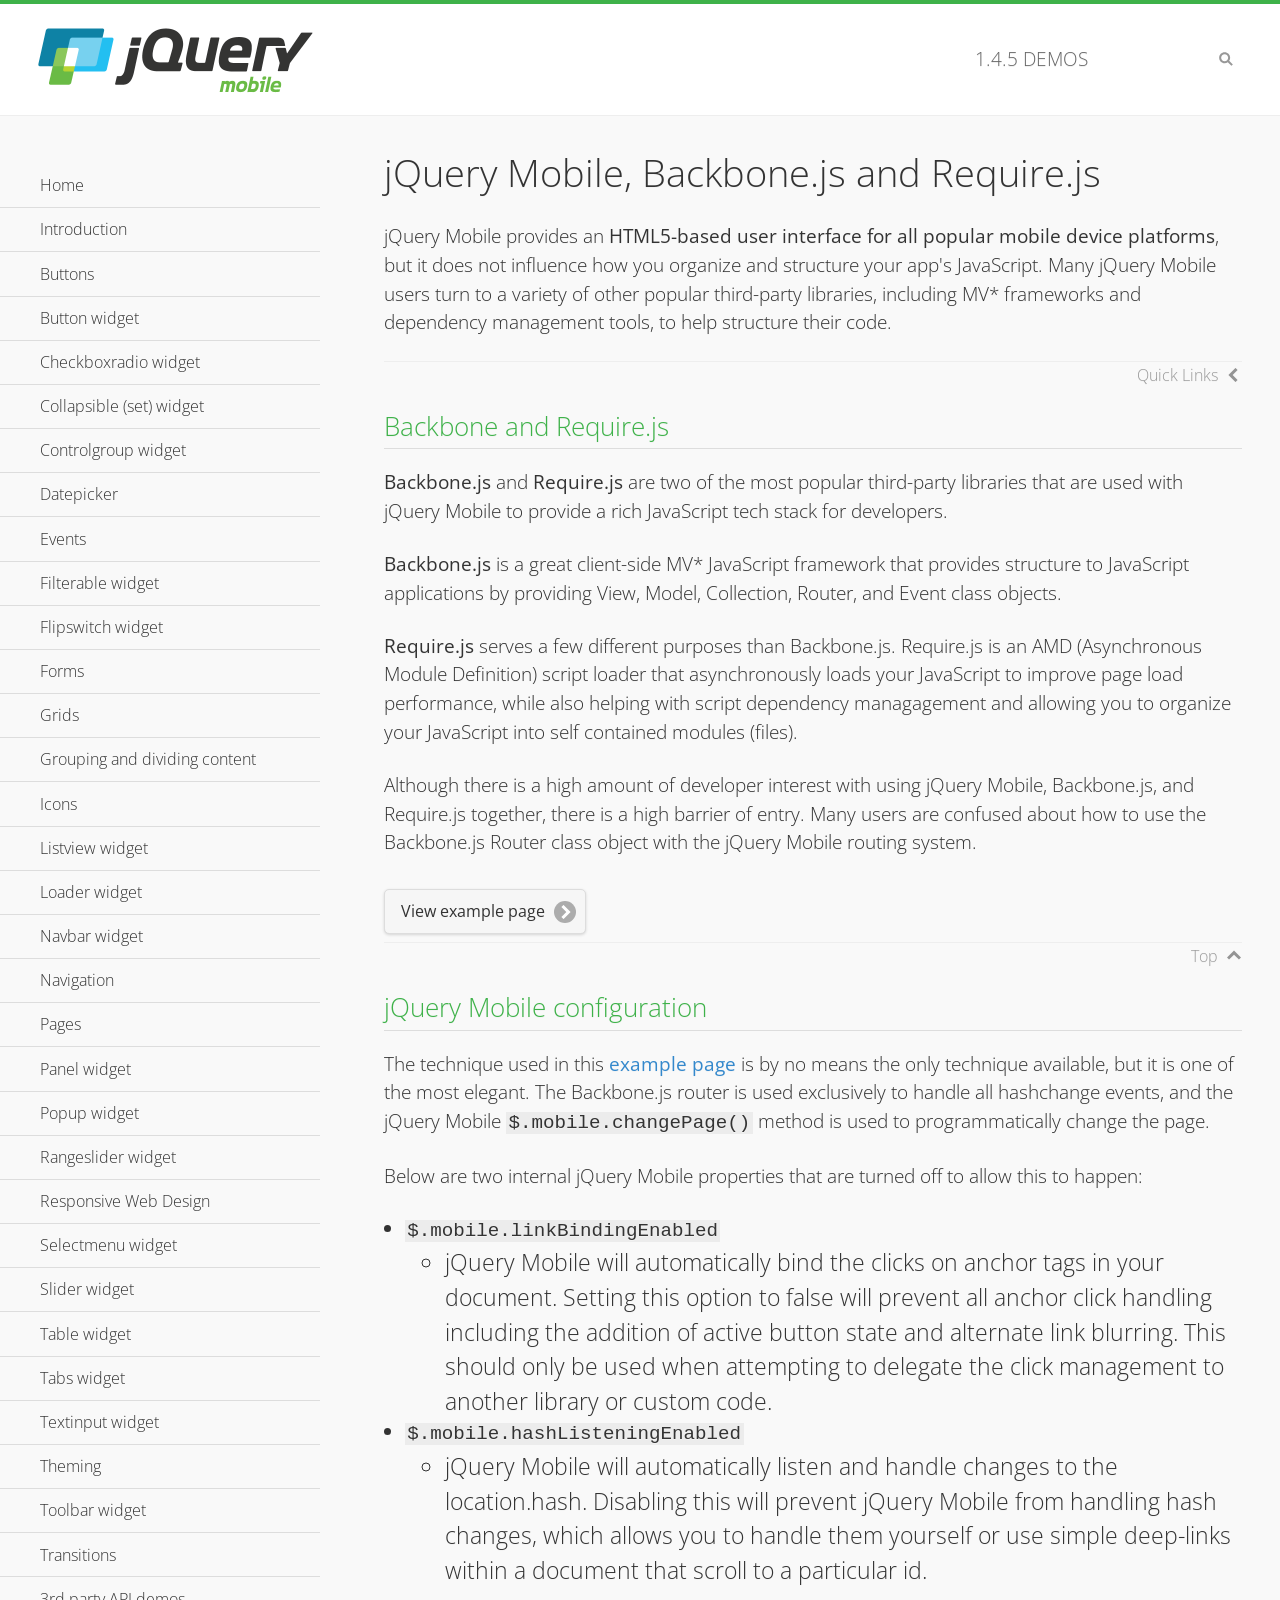
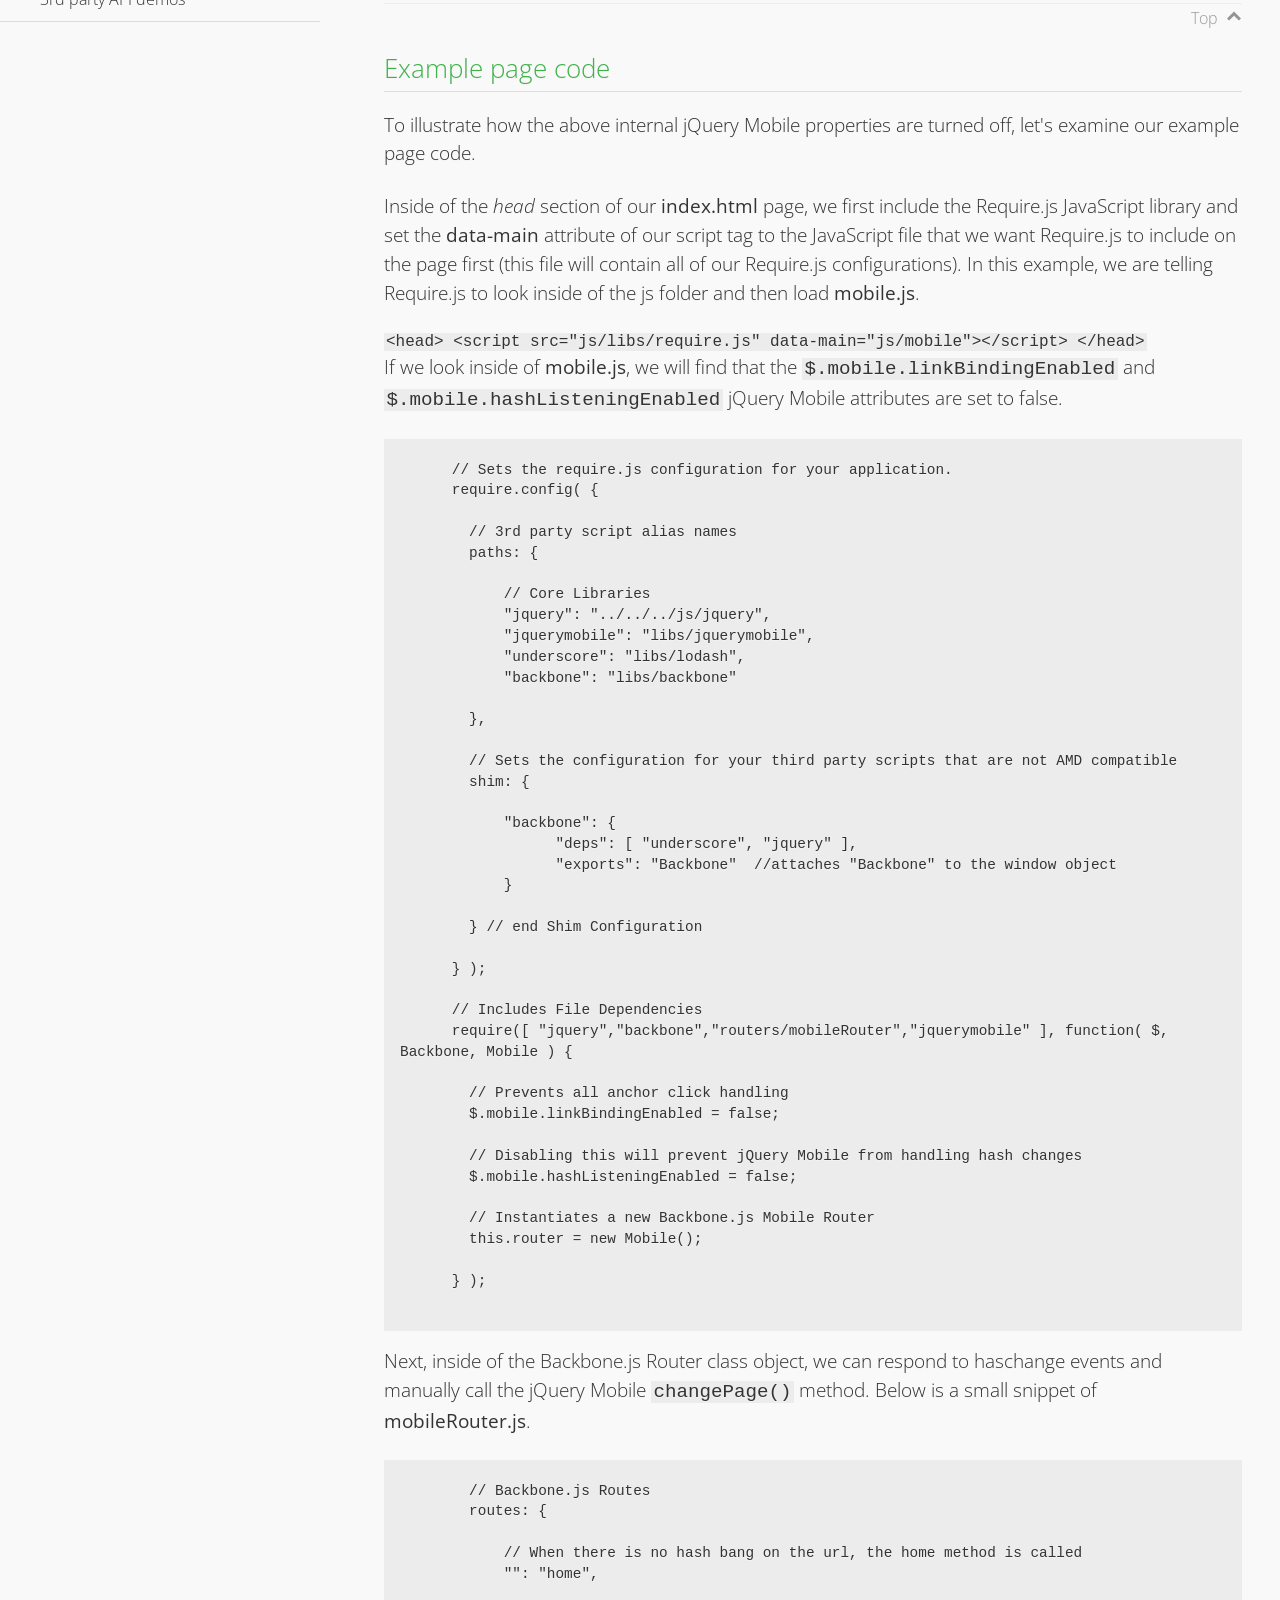
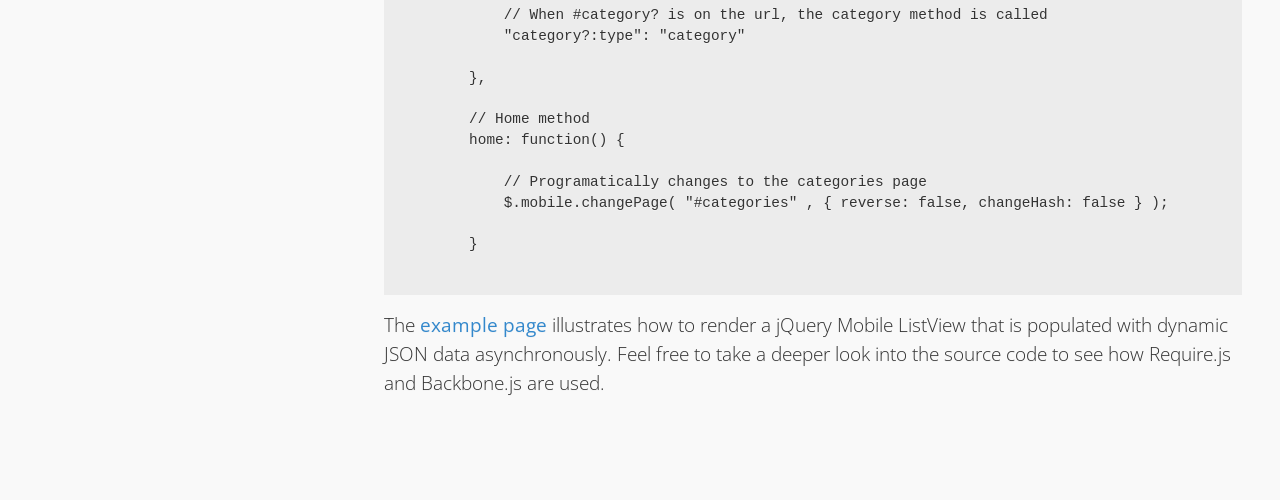
<file: jquery.mobile-1.4.5/demos/backbone-requirejs/index.html>
<!DOCTYPE html>
<html>
  <head>
  <meta charset="utf-8">
  <meta name="viewport" content="width=device-width, initial-scale=1">
  <title>jQuery Mobile - Backbone.js and Require.js Apps</title>
	<link rel="shortcut icon" href="../favicon.ico">
    <link rel="stylesheet" href="http://fonts.googleapis.com/css?family=Open+Sans:300,400,700">
	<link rel="stylesheet" href="../css/themes/default/jquery.mobile-1.4.5.min.css">
	<link rel="stylesheet" href="../_assets/css/jqm-demos.css">
	<script src="../js/jquery.js"></script>
	<script src="../_assets/js/index.js"></script>
	<script src="../js/jquery.mobile-1.4.5.min.js"></script>

</head>
<body>
<div data-role="page" class="jqm-demos" data-quicklinks="true">

    <div data-role="header" class="jqm-header">
		<h2><a href="../" title="jQuery Mobile Demos home"><img src="../_assets/img/jquery-logo.png" alt="jQuery Mobile"></a></h2>
		<p><span class="jqm-version"></span> Demos</p>
        <a href="#" class="jqm-navmenu-link ui-btn ui-btn-icon-notext ui-corner-all ui-icon-bars ui-nodisc-icon ui-alt-icon ui-btn-left">Menu</a>
        <a href="#" class="jqm-search-link ui-btn ui-btn-icon-notext ui-corner-all ui-icon-search ui-nodisc-icon ui-alt-icon ui-btn-right">Search</a>
    </div><!-- /header -->

	<div role="main" class="ui-content jqm-content">

      <h1>jQuery Mobile, Backbone.js and Require.js</h1>
      <p>jQuery Mobile provides an <strong>HTML5-based user interface for all popular mobile device platforms</strong>, but it does not influence how you organize and structure your app's JavaScript.  Many jQuery Mobile users turn to a variety of other popular third-party libraries, including MV* frameworks and dependency management tools, to help structure their code.
      </p>

	  <h2>Backbone and Require.js</h2>
      <p><strong>Backbone.js</strong> and <strong>Require.js</strong> are two of the most popular third-party libraries that are used with jQuery Mobile to provide a rich JavaScript tech stack for developers.
      </p>
      <p><strong>Backbone.js</strong> is a great client-side MV* JavaScript framework that provides structure to JavaScript applications by providing View, Model, Collection, Router, and Event class objects.
      </p>
      <p><strong>Require.js</strong> serves a few different purposes than Backbone.js. Require.js is an AMD (Asynchronous Module Definition) script loader that asynchronously loads your JavaScript to improve page load performance, while also helping with script dependency managagement and allowing you to organize your JavaScript into self contained modules (files).
      </p>
      <p>Although there is a high amount of developer interest with using jQuery Mobile, Backbone.js, and Require.js together, there is a high barrier of entry.  Many users are confused about how to use the Backbone.js Router class object with the jQuery Mobile routing system.</p>

	   <a href="backbone-require.html" rel="external" class="ui-btn ui-btn-inline ui-corner-all ui-shadow ui-btn-icon-right ui-icon-carat-r">View example page</a>

      <h2>jQuery Mobile configuration</h2>

      <p>The technique used in this <a href="backbone-require.html" rel="external">example page</a> is by no means the only technique available, but it is one of the most elegant.  The Backbone.js router is used exclusively to handle all hashchange events, and the jQuery Mobile <code>$.mobile.changePage()</code> method is used to programmatically change the page.</p>

      <p>Below are two internal jQuery Mobile properties that are turned off to allow this to happen:</p>

      <ul>
        <li><code>$.mobile.linkBindingEnabled</code>
          <ul>
            <li>jQuery Mobile will automatically bind the clicks on anchor tags in your document. Setting this option to false will prevent all anchor click handling including the addition of active button state and alternate link blurring. This should only be used when attempting to delegate the click management to another library or custom code.</li>
            </ul>
        </li>
        <li><code>$.mobile.hashListeningEnabled</code>
          <ul>
            <li>jQuery Mobile will automatically listen and handle changes to the location.hash. Disabling this will prevent jQuery Mobile from handling hash changes, which allows you to handle them yourself or use simple deep-links within a document that scroll to a particular id.</li>
            </ul>
        </li>
      </ul>

	  <h2>Example page code</h2>
      <p>To illustrate how the above internal jQuery Mobile properties are turned off, let's examine our example page code.</p>

      <p>Inside of the <em>head</em> section of our <strong>index.html</strong> page, we first include the Require.js JavaScript library and set the <strong>data-main</strong> attribute of our script tag to the JavaScript file that we want Require.js to include on the page first (this file will contain all of our Require.js configurations).  In this example, we are telling Require.js to look inside of the js folder and then load <strong>mobile.js</strong>.
      </p>

      <code>
        &lt;head&gt;
          &lt;script src=&quot;js/libs/require.js&quot; data-main=&quot;js/mobile&quot;&gt;&lt;/script&gt;
        &lt;/head&gt;
      </code>
      <p>If we look inside of <strong>mobile.js</strong>, we will find that the <code>$.mobile.linkBindingEnabled</code> and <code>$.mobile.hashListeningEnabled</code> jQuery Mobile attributes are set to false.
      </p>
      <pre>
      <code>
      // Sets the require.js configuration for your application.
      require.config( {

        // 3rd party script alias names
        paths: {

            // Core Libraries
            "jquery": "../../../js/jquery",
            "jquerymobile": "libs/jquerymobile",
            "underscore": "libs/lodash",
            "backbone": "libs/backbone"

        },

        // Sets the configuration for your third party scripts that are not AMD compatible
        shim: {

            "backbone": {
                  "deps": [ "underscore", "jquery" ],
                  "exports": "Backbone"  //attaches "Backbone" to the window object
            }

        } // end Shim Configuration

      } );

      // Includes File Dependencies
      require([ "jquery","backbone","routers/mobileRouter","jquerymobile" ], function( $, Backbone, Mobile ) {

        // Prevents all anchor click handling
        $.mobile.linkBindingEnabled = false;

        // Disabling this will prevent jQuery Mobile from handling hash changes
        $.mobile.hashListeningEnabled = false;

        // Instantiates a new Backbone.js Mobile Router
        this.router = new Mobile();

      } );
</code>
</pre>
<p>Next, inside of the Backbone.js Router class object, we can respond to haschange events and manually call the jQuery Mobile <code>changePage()</code> method.  Below is a small snippet of <strong>mobileRouter.js</strong>.</p>
<pre>
<code>
        // Backbone.js Routes
        routes: {

            // When there is no hash bang on the url, the home method is called
            "": "home",

            // When #category? is on the url, the category method is called
            "category?:type": "category"

        },

        // Home method
        home: function() {

            // Programatically changes to the categories page
            $.mobile.changePage( "#categories" , { reverse: false, changeHash: false } );

        }
</code>
</pre>

		<p>The <a href="backbone-require.html" rel="external">example page</a> illustrates how to render a jQuery Mobile ListView that is populated with dynamic JSON data asynchronously. Feel free to take a deeper look into the source code to see how Require.js and Backbone.js are used.</p>

    </div><!-- /content -->
	    <div data-role="panel" class="jqm-navmenu-panel" data-position="left" data-display="overlay" data-theme="a">
	    	<ul class="jqm-list ui-alt-icon ui-nodisc-icon">
<li data-filtertext="demos homepage" data-icon="home"><a href=".././">Home</a></li>
<li data-filtertext="introduction overview getting started"><a href="../intro/" data-ajax="false">Introduction</a></li>
<li data-filtertext="buttons button markup buttonmarkup method anchor link button element"><a href="../button-markup/" data-ajax="false">Buttons</a></li>
<li data-filtertext="form button widget input button submit reset"><a href="../button/" data-ajax="false">Button widget</a></li>
<li data-role="collapsible" data-enhanced="true" data-collapsed-icon="carat-d" data-expanded-icon="carat-u" data-iconpos="right" data-inset="false" class="ui-collapsible ui-collapsible-themed-content ui-collapsible-collapsed">
	<h3 class="ui-collapsible-heading ui-collapsible-heading-collapsed">
		<a href="#" class="ui-collapsible-heading-toggle ui-btn ui-btn-icon-right ui-btn-inherit ui-icon-carat-d">
		    Checkboxradio widget<span class="ui-collapsible-heading-status"> click to expand contents</span>
		</a>
	</h3>
	<div class="ui-collapsible-content ui-body-inherit ui-collapsible-content-collapsed" aria-hidden="true">
		<ul>
			<li data-filtertext="form checkboxradio widget checkbox input checkboxes controlgroups"><a href="../checkboxradio-checkbox/" data-ajax="false">Checkboxes</a></li>
			<li data-filtertext="form checkboxradio widget radio input radio buttons controlgroups"><a href="../checkboxradio-radio/" data-ajax="false">Radio buttons</a></li>
		</ul>
	</div>
</li>
<li data-role="collapsible" data-enhanced="true" data-collapsed-icon="carat-d" data-expanded-icon="carat-u" data-iconpos="right" data-inset="false" class="ui-collapsible ui-collapsible-themed-content ui-collapsible-collapsed">
	<h3 class="ui-collapsible-heading ui-collapsible-heading-collapsed">
		<a href="#" class="ui-collapsible-heading-toggle ui-btn ui-btn-icon-right ui-btn-inherit ui-icon-carat-d">
			Collapsible (set) widget<span class="ui-collapsible-heading-status"> click to expand contents</span>
		</a>
	</h3>
	<div class="ui-collapsible-content ui-body-inherit ui-collapsible-content-collapsed" aria-hidden="true">
		<ul>
			<li data-filtertext="collapsibles content formatting"><a href="../collapsible/" data-ajax="false">Collapsible</a></li>
			<li data-filtertext="dynamic collapsible set accordion append expand"><a href="../collapsible-dynamic/" data-ajax="false">Dynamic collapsibles</a></li>
			<li data-filtertext="accordions collapsible set widget content formatting grouped collapsibles"><a href="../collapsibleset/" data-ajax="false">Collapsible set</a></li>
		</ul>
	</div>
</li>
<li data-role="collapsible" data-enhanced="true" data-collapsed-icon="carat-d" data-expanded-icon="carat-u" data-iconpos="right" data-inset="false" class="ui-collapsible ui-collapsible-themed-content ui-collapsible-collapsed">
	<h3 class="ui-collapsible-heading ui-collapsible-heading-collapsed">
		<a href="#" class="ui-collapsible-heading-toggle ui-btn ui-btn-icon-right ui-btn-inherit ui-icon-carat-d">
			Controlgroup widget<span class="ui-collapsible-heading-status"> click to expand contents</span>
		</a>
	</h3>
	<div class="ui-collapsible-content ui-body-inherit ui-collapsible-content-collapsed" aria-hidden="true">
		<ul>
			<li data-filtertext="controlgroups selectmenu checkboxradio input grouped buttons horizontal vertical"><a href="../controlgroup/" data-ajax="false">Controlgroup</a></li>
			<li data-filtertext="dynamic controlgroup dynamically add buttons"><a href="../controlgroup-dynamic/" data-ajax="false">Dynamic controlgroups</a></li>
		</ul>
	</div>
</li>
<li data-filtertext="form datepicker widget date input"><a href="../datepicker/" data-ajax="false">Datepicker</a></li>
<li data-role="collapsible" data-enhanced="true" data-collapsed-icon="carat-d" data-expanded-icon="carat-u" data-iconpos="right" data-inset="false" class="ui-collapsible ui-collapsible-themed-content ui-collapsible-collapsed">
	<h3 class="ui-collapsible-heading ui-collapsible-heading-collapsed">
		<a href="#" class="ui-collapsible-heading-toggle ui-btn ui-btn-icon-right ui-btn-inherit ui-icon-carat-d">
			Events<span class="ui-collapsible-heading-status"> click to expand contents</span>
		</a>
	</h3>
	<div class="ui-collapsible-content ui-body-inherit ui-collapsible-content-collapsed" aria-hidden="true">
		<ul>
			<li data-filtertext="swipe to delete list items listviews swipe events"><a href="../swipe-list/" data-ajax="false">Swipe list items</a></li>
			<li data-filtertext="swipe to navigate swipe page navigation swipe events"><a href="../swipe-page/" data-ajax="false">Swipe page navigation</a></li>
		</ul>
	</div>
</li>
<li data-filtertext="filterable filter elements sorting searching listview table"><a href="../filterable/" data-ajax="false">Filterable widget</a></li>
<li data-filtertext="form flipswitch widget flip toggle switch binary select checkbox input"><a href="../flipswitch/" data-ajax="false">Flipswitch widget</a></li>
<li data-role="collapsible" data-enhanced="true" data-collapsed-icon="carat-d" data-expanded-icon="carat-u" data-iconpos="right" data-inset="false" class="ui-collapsible ui-collapsible-themed-content ui-collapsible-collapsed">
	<h3 class="ui-collapsible-heading ui-collapsible-heading-collapsed">
		<a href="#" class="ui-collapsible-heading-toggle ui-btn ui-btn-icon-right ui-btn-inherit ui-icon-carat-d">
			Forms<span class="ui-collapsible-heading-status"> click to expand contents</span>
		</a>
	</h3>
	<div class="ui-collapsible-content ui-body-inherit ui-collapsible-content-collapsed" aria-hidden="true">
		<ul>
			<li data-filtertext="forms text checkbox radio range button submit reset inputs selects textarea slider flipswitch label form elements"><a href="../forms/" data-ajax="false">Forms</a></li>
			<li data-filtertext="form hide labels hidden accessible ui-hidden-accessible forms"><a href="../forms-label-hidden-accessible/" data-ajax="false">Hide labels</a></li>
			<li data-filtertext="form field containers fieldcontain ui-field-contain forms"><a href="../forms-field-contain/" data-ajax="false">Field containers</a></li>
			<li data-filtertext="forms disabled form elements"><a href="../forms-disabled/" data-ajax="false">Forms disabled</a></li>
			<li data-filtertext="forms gallery examples overview forms text checkbox radio range button submit reset inputs selects textarea slider flipswitch label form elements"><a href="../forms-gallery/" data-ajax="false">Forms gallery</a></li>
		</ul>
	</div>
</li>
<li data-role="collapsible" data-enhanced="true" data-collapsed-icon="carat-d" data-expanded-icon="carat-u" data-iconpos="right" data-inset="false" class="ui-collapsible ui-collapsible-themed-content ui-collapsible-collapsed">
	<h3 class="ui-collapsible-heading ui-collapsible-heading-collapsed">
		<a href="#" class="ui-collapsible-heading-toggle ui-btn ui-btn-icon-right ui-btn-inherit ui-icon-carat-d">
			Grids<span class="ui-collapsible-heading-status"> click to expand contents</span>
		</a>
	</h3>
	<div class="ui-collapsible-content ui-body-inherit ui-collapsible-content-collapsed" aria-hidden="true">
		<ul>
			<li data-filtertext="grids columns blocks content formatting rwd responsive css framework"><a href="../grids/" data-ajax="false">Grids</a></li>
			<li data-filtertext="buttons in grids css framework"><a href="../grids-buttons/" data-ajax="false">Buttons in grids</a></li>
			<li data-filtertext="custom responsive grids rwd css framework"><a href="../grids-custom-responsive/" data-ajax="false">Custom responsive grids</a></li>
		</ul>
	</div>
</li>
<li data-filtertext="blocks content formatting sections heading"><a href="../body-bar-classes/" data-ajax="false">Grouping and dividing content</a></li>
<li data-role="collapsible" data-enhanced="true" data-collapsed-icon="carat-d" data-expanded-icon="carat-u" data-iconpos="right" data-inset="false" class="ui-collapsible ui-collapsible-themed-content ui-collapsible-collapsed">
	<h3 class="ui-collapsible-heading ui-collapsible-heading-collapsed">
		<a href="#" class="ui-collapsible-heading-toggle ui-btn ui-btn-icon-right ui-btn-inherit ui-icon-carat-d">
			Icons<span class="ui-collapsible-heading-status"> click to expand contents</span>
		</a>
	</h3>
	<div class="ui-collapsible-content ui-body-inherit ui-collapsible-content-collapsed" aria-hidden="true">
		<ul>
			<li data-filtertext="button icons svg disc alt custom icon position"><a href="../icons/" data-ajax="false">Icons</a></li>
			<li data-filtertext=""><a href="../icons-grunticon/" data-ajax="false">Grunticon loader</a></li>
		</ul>
	</div>
</li>
<li data-role="collapsible" data-enhanced="true" data-collapsed-icon="carat-d" data-expanded-icon="carat-u" data-iconpos="right" data-inset="false" class="ui-collapsible ui-collapsible-themed-content ui-collapsible-collapsed">
	<h3 class="ui-collapsible-heading ui-collapsible-heading-collapsed">
		<a href="#" class="ui-collapsible-heading-toggle ui-btn ui-btn-icon-right ui-btn-inherit ui-icon-carat-d">
			Listview widget<span class="ui-collapsible-heading-status"> click to expand contents</span>
		</a>
	</h3>
	<div class="ui-collapsible-content ui-body-inherit ui-collapsible-content-collapsed" aria-hidden="true">
		<ul>
			<li data-filtertext="listview widget thumbnails icons nested split button collapsible ul ol"><a href="../listview/" data-ajax="false">Listview</a></li>
			<li data-filtertext="autocomplete filterable reveal listview filtertextbeforefilter placeholder"><a href="../listview-autocomplete/" data-ajax="false">Listview autocomplete</a></li>
			<li data-filtertext="autocomplete filterable reveal listview remote data filtertextbeforefilter placeholder"><a href="../listview-autocomplete-remote/" data-ajax="false">Listview autocomplete remote data</a></li>
			<li data-filtertext="autodividers anchor jump scroll linkbars listview lists ul ol"><a href="../listview-autodividers-linkbar/" data-ajax="false">Listview autodividers linkbar</a></li>
			<li data-filtertext="listview autodividers selector autodividersselector lists ul ol"><a href="../listview-autodividers-selector/" data-ajax="false">Listview autodividers selector</a></li>
			<li data-filtertext="listview nested list items"><a href="../listview-nested-lists/" data-ajax="false">Nested Listviews</a></li>
			<li data-filtertext="listview collapsible list items flat"><a href="../listview-collapsible-item-flat/" data-ajax="false">Listview collapsible list items (flat)</a></li>
			<li data-filtertext="listview collapsible list indented"><a href="../listview-collapsible-item-indented/" data-ajax="false">Listview collapsible list items (indented)</a></li>
			<li data-filtertext="grid listview responsive grids responsive listviews lists ul"><a href="../listview-grid/" data-ajax="false">Listview responsive grid</a></li>
		</ul>
	</div>
</li>
<li data-filtertext="loader widget page loading navigation overlay spinner"><a href="../loader/" data-ajax="false">Loader widget</a></li>
<li data-filtertext="navbar widget navmenu toolbars header footer"><a href="../navbar/" data-ajax="false">Navbar widget</a></li>
<li data-role="collapsible" data-enhanced="true" data-collapsed-icon="carat-d" data-expanded-icon="carat-u" data-iconpos="right" data-inset="false" class="ui-collapsible ui-collapsible-themed-content ui-collapsible-collapsed">
	<h3 class="ui-collapsible-heading ui-collapsible-heading-collapsed">
		<a href="#" class="ui-collapsible-heading-toggle ui-btn ui-btn-icon-right ui-btn-inherit ui-icon-carat-d">
			Navigation<span class="ui-collapsible-heading-status"> click to expand contents</span>
		</a>
	</h3>
	<div class="ui-collapsible-content ui-body-inherit ui-collapsible-content-collapsed" aria-hidden="true">
		<ul>
			<li data-filtertext="ajax navigation navigate widget history event method"><a href="../navigation/" data-ajax="false">Navigation</a></li>
			<li data-filtertext="linking pages page links navigation ajax prefetch cache"><a href="../navigation-linking-pages/" data-ajax="false">Linking pages</a></li>
			<!-- <li data-filtertext="php redirect server redirection server-side navigation"><a href="../navigation-php-redirect/" data-ajax="false">PHP redirect demo</a></li>-->
			<li data-filtertext="navigation redirection hash query"><a href="../navigation-hash-processing/" data-ajax="false">Hash processing demo</a></li>
			<li data-filtertext="navigation redirection hash query"><a href="../page-events/" data-ajax="false">Page Navigation Events</a></li>
		</ul>
	</div>
</li>
<li data-role="collapsible" data-enhanced="true" data-collapsed-icon="carat-d" data-expanded-icon="carat-u" data-iconpos="right" data-inset="false" class="ui-collapsible ui-collapsible-themed-content ui-collapsible-collapsed">
	<h3 class="ui-collapsible-heading ui-collapsible-heading-collapsed">
		<a href="#" class="ui-collapsible-heading-toggle ui-btn ui-btn-icon-right ui-btn-inherit ui-icon-carat-d">
			Pages<span class="ui-collapsible-heading-status"> click to expand contents</span>
		</a>
	</h3>
	<div class="ui-collapsible-content ui-body-inherit ui-collapsible-content-collapsed" aria-hidden="true">
		<ul>
			<li data-filtertext="pages page widget ajax navigation"><a href="../pages/" data-ajax="false">Pages</a></li>
			<li data-filtertext="single page"><a href="../pages-single-page/" data-ajax="false">Single page</a></li>
			<li data-filtertext="multipage multi-page page"><a href="../pages-multi-page/" data-ajax="false">Multi-page template</a></li>
			<li data-filtertext="dialog page widget modal popup"><a href="../pages-dialog/" data-ajax="false">Dialog page</a></li>
		</ul>
	</div>
</li>
<li data-role="collapsible" data-enhanced="true" data-collapsed-icon="carat-d" data-expanded-icon="carat-u" data-iconpos="right" data-inset="false" class="ui-collapsible ui-collapsible-themed-content ui-collapsible-collapsed">
	<h3 class="ui-collapsible-heading ui-collapsible-heading-collapsed">
		<a href="#" class="ui-collapsible-heading-toggle ui-btn ui-btn-icon-right ui-btn-inherit ui-icon-carat-d">
			Panel widget<span class="ui-collapsible-heading-status"> click to expand contents</span>
		</a>
	</h3>
	<div class="ui-collapsible-content ui-body-inherit ui-collapsible-content-collapsed" aria-hidden="true">
		<ul>
			<li data-filtertext="panel widget sliding panels reveal push overlay responsive"><a href="../panel/" data-ajax="false">Panel</a></li>
			<li data-filtertext=""><a href="../panel-external/" data-ajax="false">External panels</a></li>
			<li data-filtertext="panel "><a href="../panel-fixed/" data-ajax="false">Fixed panels</a></li>
			<li data-filtertext="panel slide panels sliding panels shadow rwd responsive breakpoint"><a href="../panel-responsive/" data-ajax="false">Panels responsive</a></li>
			<li data-filtertext="panel custom style custom panel width reveal shadow listview panel styling page background wrapper"><a href="../panel-styling/" data-ajax="false">Custom panel style</a></li>
			<li data-filtertext="panel open on swipe"><a href="../panel-swipe-open/" data-ajax="false">Panel open on swipe</a></li>
			<li data-filtertext="panels outside page internal external toolbars"><a href="../panel-external-internal/" data-ajax="false">Panel external and internal</a></li>
		</ul>
	</div>
</li>
<li data-role="collapsible" data-enhanced="true" data-collapsed-icon="carat-d" data-expanded-icon="carat-u" data-iconpos="right" data-inset="false" class="ui-collapsible ui-collapsible-themed-content ui-collapsible-collapsed">
	<h3 class="ui-collapsible-heading ui-collapsible-heading-collapsed">
		<a href="#" class="ui-collapsible-heading-toggle ui-btn ui-btn-icon-right ui-btn-inherit ui-icon-carat-d">
			Popup widget<span class="ui-collapsible-heading-status"> click to expand contents</span>
		</a>
	</h3>
	<div class="ui-collapsible-content ui-body-inherit ui-collapsible-content-collapsed" aria-hidden="true">
		<ul>
			<li data-filtertext="popup widget popups dialog modal transition tooltip lightbox form overlay screen flip pop fade transition"><a href="../popup/" data-ajax="false">Popup</a></li>
			<li data-filtertext="popup alignment position"><a href="../popup-alignment/" data-ajax="false">Popup alignment</a></li>
			<li data-filtertext="popup arrow size popups popover"><a href="../popup-arrow-size/" data-ajax="false">Popup arrow size</a></li>
			<li data-filtertext="dynamic popups popup images lightbox"><a href="../popup-dynamic/" data-ajax="false">Dynamic popups</a></li>
			<li data-filtertext="popups with iframes scaling"><a href="../popup-iframe/" data-ajax="false">Popups with iframes</a></li>
			<li data-filtertext="popup image scaling"><a href="../popup-image-scaling/" data-ajax="false">Popup image scaling</a></li>
			<li data-filtertext="external popup outside multi-page"><a href="../popup-outside-multipage/" data-ajax="false">Popup outside multi-page</a></li>
		</ul>
	</div>
</li>
<li data-filtertext="form rangeslider widget dual sliders dual handle sliders range input"><a href="../rangeslider/" data-ajax="false">Rangeslider widget</a></li>
<li data-filtertext="responsive web design rwd adaptive progressive enhancement PE accessible mobile breakpoints media query media queries"><a href="../rwd/" data-ajax="false">Responsive Web Design</a></li>
<li data-role="collapsible" data-enhanced="true" data-collapsed-icon="carat-d" data-expanded-icon="carat-u" data-iconpos="right" data-inset="false" class="ui-collapsible ui-collapsible-themed-content ui-collapsible-collapsed">
	<h3 class="ui-collapsible-heading ui-collapsible-heading-collapsed">
		<a href="#" class="ui-collapsible-heading-toggle ui-btn ui-btn-icon-right ui-btn-inherit ui-icon-carat-d">
			Selectmenu widget<span class="ui-collapsible-heading-status"> click to expand contents</span>
		</a>
	</h3>
	<div class="ui-collapsible-content ui-body-inherit ui-collapsible-content-collapsed" aria-hidden="true">
		<ul>
			<li data-filtertext="form selectmenu widget select input custom select menu selects"><a href="../selectmenu/" data-ajax="false">Selectmenu</a></li>
			<li data-filtertext="form custom select menu selectmenu widget custom menu option optgroup multiple selects"><a href="../selectmenu-custom/" data-ajax="false">Custom select menu</a></li>
			<li data-filtertext="filterable select filter popup dialog"><a href="../selectmenu-custom-filter/" data-ajax="false">Custom select menu with filter</a></li>
		</ul>
	</div>
</li>
<li data-role="collapsible" data-enhanced="true" data-collapsed-icon="carat-d" data-expanded-icon="carat-u" data-iconpos="right" data-inset="false" class="ui-collapsible ui-collapsible-themed-content ui-collapsible-collapsed">
	<h3 class="ui-collapsible-heading ui-collapsible-heading-collapsed">
		<a href="#" class="ui-collapsible-heading-toggle ui-btn ui-btn-icon-right ui-btn-inherit ui-icon-carat-d">
			Slider widget<span class="ui-collapsible-heading-status"> click to expand contents</span>
		</a>
	</h3>
	<div class="ui-collapsible-content ui-body-inherit ui-collapsible-content-collapsed" aria-hidden="true">
		<ul>
			<li data-filtertext="form slider widget range input single sliders"><a href="../slider/" data-ajax="false">Slider</a></li>
			<li data-filtertext="form slider widget flipswitch slider binary select flip toggle switch"><a href="../slider-flipswitch/" data-ajax="false">Slider flip toggle switch</a></li>
			<li data-filtertext="form slider tooltip handle value input range sliders"><a href="../slider-tooltip/" data-ajax="false">Slider tooltip</a></li>
		</ul>
	</div>
</li>
<li data-role="collapsible" data-enhanced="true" data-collapsed-icon="carat-d" data-expanded-icon="carat-u" data-iconpos="right" data-inset="false" class="ui-collapsible ui-collapsible-themed-content ui-collapsible-collapsed">
	<h3 class="ui-collapsible-heading ui-collapsible-heading-collapsed">
		<a href="#" class="ui-collapsible-heading-toggle ui-btn ui-btn-icon-right ui-btn-inherit ui-icon-carat-d">
			Table widget<span class="ui-collapsible-heading-status"> click to expand contents</span>
		</a>
	</h3>
	<div class="ui-collapsible-content ui-body-inherit ui-collapsible-content-collapsed" aria-hidden="true">
		<ul>
			<li data-filtertext="table widget reflow column toggle th td responsive tables rwd hide show tabular"><a href="../table-column-toggle/" data-ajax="false">Table Column Toggle</a></li>
			<li data-filtertext="table column toggle phone comparison demo"><a href="../table-column-toggle-example/" data-ajax="false">Table Column Toggle demo</a></li>
			<li data-filtertext="responsive tables table column toggle heading groups rwd breakpoint"><a href="../table-column-toggle-heading-groups/" data-ajax="false">Table Column Toggle heading groups</a></li>
			<li data-filtertext="responsive tables table column toggle hide rwd breakpoint customization options"><a href="../table-column-toggle-options/" data-ajax="false">Table Column Toggle options</a></li>
			<li data-filtertext="table reflow th td responsive rwd columns tabular"><a href="../table-reflow/" data-ajax="false">Table Reflow</a></li>
			<li data-filtertext="responsive tables table reflow heading groups rwd breakpoint"><a href="../table-reflow-heading-groups/" data-ajax="false">Table Reflow heading groups</a></li>
			<li data-filtertext="responsive tables table reflow stripes strokes table style"><a href="../table-reflow-stripes-strokes/" data-ajax="false">Table Reflow stripes and strokes</a></li>
			<li data-filtertext="responsive tables table reflow stack custom styles"><a href="../table-reflow-styling/" data-ajax="false">Table Reflow custom styles</a></li>
		</ul>
	</div>
</li>
<li data-filtertext="ui tabs widget"><a href="../tabs/" data-ajax="false">Tabs widget</a></li>
<li data-filtertext="form textinput widget text input textarea number date time tel email file color password"><a href="../textinput/" data-ajax="false">Textinput widget</a></li>
<li data-role="collapsible" data-enhanced="true" data-collapsed-icon="carat-d" data-expanded-icon="carat-u" data-iconpos="right" data-inset="false" class="ui-collapsible ui-collapsible-themed-content ui-collapsible-collapsed">
	<h3 class="ui-collapsible-heading ui-collapsible-heading-collapsed">
		<a href="#" class="ui-collapsible-heading-toggle ui-btn ui-btn-icon-right ui-btn-inherit ui-icon-carat-d">
			Theming<span class="ui-collapsible-heading-status"> click to expand contents</span>
		</a>
	</h3>
	<div class="ui-collapsible-content ui-body-inherit ui-collapsible-content-collapsed" aria-hidden="true">
		<ul>
			<li data-filtertext="default theme swatches theming style css"><a href="../theme-default/" data-ajax="false">Default theme</a></li>
			<li data-filtertext="classic theme old theme swatches theming style css"><a href="../theme-classic/" data-ajax="false">Classic theme</a></li>
		</ul>
	</div>
</li>
<li data-role="collapsible" data-enhanced="true" data-collapsed-icon="carat-d" data-expanded-icon="carat-u" data-iconpos="right" data-inset="false" class="ui-collapsible ui-collapsible-themed-content ui-collapsible-collapsed">
	<h3 class="ui-collapsible-heading ui-collapsible-heading-collapsed">
		<a href="#" class="ui-collapsible-heading-toggle ui-btn ui-btn-icon-right ui-btn-inherit ui-icon-carat-d">
			Toolbar widget<span class="ui-collapsible-heading-status"> click to expand contents</span>
		</a>
	</h3>
	<div class="ui-collapsible-content ui-body-inherit ui-collapsible-content-collapsed" aria-hidden="true">
		<ul>
			<li data-filtertext="toolbar widget header footer toolbars fixed fullscreen external sections"><a href="../toolbar/" data-ajax="false">Toolbar</a></li>
			<li data-filtertext="dynamic toolbars dynamically add toolbar header footer"><a href="../toolbar-dynamic/" data-ajax="false">Dynamic toolbars</a></li>
			<li data-filtertext="external toolbars header footer"><a href="../toolbar-external/" data-ajax="false">External toolbars</a></li>
			<li data-filtertext="fixed toolbars header footer"><a href="../toolbar-fixed/" data-ajax="false">Fixed toolbars</a></li>
			<li data-filtertext="fixed fullscreen toolbars header footer"><a href="../toolbar-fixed-fullscreen/" data-ajax="false">Fullscreen toolbars</a></li>
			<li data-filtertext="external fixed toolbars header footer"><a href="../toolbar-fixed-external/" data-ajax="false">Fixed external toolbars</a></li>
			<li data-filtertext="external persistent toolbars header footer navbar navmenu"><a href="../toolbar-fixed-persistent/" data-ajax="false">Persistent toolbars</a></li>
			<li data-filtertext="external ajax optimized toolbars persistent toolbars header footer navbar"><a href="../toolbar-fixed-persistent-optimized/" data-ajax="false">Ajax optimized toolbars</a></li>
			<li data-filtertext="form in toolbars header footer"><a href="../toolbar-fixed-forms/" data-ajax="false">Form in toolbar</a></li>
		</ul>
	</div>
</li>
<li data-filtertext="page transitions animated pages popup navigation flip slide fade pop"><a href="../transitions/" data-ajax="false">Transitions</a></li>
<li data-role="collapsible" data-enhanced="true" data-collapsed-icon="carat-d" data-expanded-icon="carat-u" data-iconpos="right" data-inset="false" class="ui-collapsible ui-collapsible-themed-content ui-collapsible-collapsed">
	<h3 class="ui-collapsible-heading ui-collapsible-heading-collapsed">
		<a href="#" class="ui-collapsible-heading-toggle ui-btn ui-btn-icon-right ui-btn-inherit ui-icon-carat-d">
			3rd party API demos<span class="ui-collapsible-heading-status"> click to expand contents</span>
		</a>
	</h3>
	<div class="ui-collapsible-content ui-body-inherit ui-collapsible-content-collapsed" aria-hidden="true">
		<ul>
			<li data-filtertext="backbone requirejs navigation router"><a href="../backbone-requirejs/" data-ajax="false">Backbone RequireJS</a></li>
			<li data-filtertext="google maps geolocation demo"><a href="../map-geolocation/" data-ajax="false">Google Maps geolocation</a></li>
			<li data-filtertext="google maps hybrid"><a href="../map-list-toggle/" data-ajax="false">Google Maps list toggle</a></li>
		</ul>
	</div>
</li>



		     </ul>
		</div><!-- /panel -->


    <div data-role="footer" data-position="fixed" data-tap-toggle="false" class="jqm-footer">
        <p>jQuery Mobile Demos version <span class="jqm-version"></span></p>
        <p>Copyright 2014 The jQuery Foundation</p>
    </div><!-- /footer -->
	<!-- TODO: This should become an external panel so we can add input to markup (unique ID) -->
    <div data-role="panel" class="jqm-search-panel" data-position="right" data-display="overlay" data-theme="a">
		<div class="jqm-search">
			<ul class="jqm-list" data-filter-placeholder="Search demos..." data-filter-reveal="true">
<li data-filtertext="demos homepage" data-icon="home"><a href=".././">Home</a></li>
<li data-filtertext="introduction overview getting started"><a href="../intro/" data-ajax="false">Introduction</a></li>
<li data-filtertext="buttons button markup buttonmarkup method anchor link button element"><a href="../button-markup/" data-ajax="false">Buttons</a></li>
<li data-filtertext="form button widget input button submit reset"><a href="../button/" data-ajax="false">Button widget</a></li>
<li data-role="collapsible" data-enhanced="true" data-collapsed-icon="carat-d" data-expanded-icon="carat-u" data-iconpos="right" data-inset="false" class="ui-collapsible ui-collapsible-themed-content ui-collapsible-collapsed">
	<h3 class="ui-collapsible-heading ui-collapsible-heading-collapsed">
		<a href="#" class="ui-collapsible-heading-toggle ui-btn ui-btn-icon-right ui-btn-inherit ui-icon-carat-d">
		    Checkboxradio widget<span class="ui-collapsible-heading-status"> click to expand contents</span>
		</a>
	</h3>
	<div class="ui-collapsible-content ui-body-inherit ui-collapsible-content-collapsed" aria-hidden="true">
		<ul>
			<li data-filtertext="form checkboxradio widget checkbox input checkboxes controlgroups"><a href="../checkboxradio-checkbox/" data-ajax="false">Checkboxes</a></li>
			<li data-filtertext="form checkboxradio widget radio input radio buttons controlgroups"><a href="../checkboxradio-radio/" data-ajax="false">Radio buttons</a></li>
		</ul>
	</div>
</li>
<li data-role="collapsible" data-enhanced="true" data-collapsed-icon="carat-d" data-expanded-icon="carat-u" data-iconpos="right" data-inset="false" class="ui-collapsible ui-collapsible-themed-content ui-collapsible-collapsed">
	<h3 class="ui-collapsible-heading ui-collapsible-heading-collapsed">
		<a href="#" class="ui-collapsible-heading-toggle ui-btn ui-btn-icon-right ui-btn-inherit ui-icon-carat-d">
			Collapsible (set) widget<span class="ui-collapsible-heading-status"> click to expand contents</span>
		</a>
	</h3>
	<div class="ui-collapsible-content ui-body-inherit ui-collapsible-content-collapsed" aria-hidden="true">
		<ul>
			<li data-filtertext="collapsibles content formatting"><a href="../collapsible/" data-ajax="false">Collapsible</a></li>
			<li data-filtertext="dynamic collapsible set accordion append expand"><a href="../collapsible-dynamic/" data-ajax="false">Dynamic collapsibles</a></li>
			<li data-filtertext="accordions collapsible set widget content formatting grouped collapsibles"><a href="../collapsibleset/" data-ajax="false">Collapsible set</a></li>
		</ul>
	</div>
</li>
<li data-role="collapsible" data-enhanced="true" data-collapsed-icon="carat-d" data-expanded-icon="carat-u" data-iconpos="right" data-inset="false" class="ui-collapsible ui-collapsible-themed-content ui-collapsible-collapsed">
	<h3 class="ui-collapsible-heading ui-collapsible-heading-collapsed">
		<a href="#" class="ui-collapsible-heading-toggle ui-btn ui-btn-icon-right ui-btn-inherit ui-icon-carat-d">
			Controlgroup widget<span class="ui-collapsible-heading-status"> click to expand contents</span>
		</a>
	</h3>
	<div class="ui-collapsible-content ui-body-inherit ui-collapsible-content-collapsed" aria-hidden="true">
		<ul>
			<li data-filtertext="controlgroups selectmenu checkboxradio input grouped buttons horizontal vertical"><a href="../controlgroup/" data-ajax="false">Controlgroup</a></li>
			<li data-filtertext="dynamic controlgroup dynamically add buttons"><a href="../controlgroup-dynamic/" data-ajax="false">Dynamic controlgroups</a></li>
		</ul>
	</div>
</li>
<li data-filtertext="form datepicker widget date input"><a href="../datepicker/" data-ajax="false">Datepicker</a></li>
<li data-role="collapsible" data-enhanced="true" data-collapsed-icon="carat-d" data-expanded-icon="carat-u" data-iconpos="right" data-inset="false" class="ui-collapsible ui-collapsible-themed-content ui-collapsible-collapsed">
	<h3 class="ui-collapsible-heading ui-collapsible-heading-collapsed">
		<a href="#" class="ui-collapsible-heading-toggle ui-btn ui-btn-icon-right ui-btn-inherit ui-icon-carat-d">
			Events<span class="ui-collapsible-heading-status"> click to expand contents</span>
		</a>
	</h3>
	<div class="ui-collapsible-content ui-body-inherit ui-collapsible-content-collapsed" aria-hidden="true">
		<ul>
			<li data-filtertext="swipe to delete list items listviews swipe events"><a href="../swipe-list/" data-ajax="false">Swipe list items</a></li>
			<li data-filtertext="swipe to navigate swipe page navigation swipe events"><a href="../swipe-page/" data-ajax="false">Swipe page navigation</a></li>
		</ul>
	</div>
</li>
<li data-filtertext="filterable filter elements sorting searching listview table"><a href="../filterable/" data-ajax="false">Filterable widget</a></li>
<li data-filtertext="form flipswitch widget flip toggle switch binary select checkbox input"><a href="../flipswitch/" data-ajax="false">Flipswitch widget</a></li>
<li data-role="collapsible" data-enhanced="true" data-collapsed-icon="carat-d" data-expanded-icon="carat-u" data-iconpos="right" data-inset="false" class="ui-collapsible ui-collapsible-themed-content ui-collapsible-collapsed">
	<h3 class="ui-collapsible-heading ui-collapsible-heading-collapsed">
		<a href="#" class="ui-collapsible-heading-toggle ui-btn ui-btn-icon-right ui-btn-inherit ui-icon-carat-d">
			Forms<span class="ui-collapsible-heading-status"> click to expand contents</span>
		</a>
	</h3>
	<div class="ui-collapsible-content ui-body-inherit ui-collapsible-content-collapsed" aria-hidden="true">
		<ul>
			<li data-filtertext="forms text checkbox radio range button submit reset inputs selects textarea slider flipswitch label form elements"><a href="../forms/" data-ajax="false">Forms</a></li>
			<li data-filtertext="form hide labels hidden accessible ui-hidden-accessible forms"><a href="../forms-label-hidden-accessible/" data-ajax="false">Hide labels</a></li>
			<li data-filtertext="form field containers fieldcontain ui-field-contain forms"><a href="../forms-field-contain/" data-ajax="false">Field containers</a></li>
			<li data-filtertext="forms disabled form elements"><a href="../forms-disabled/" data-ajax="false">Forms disabled</a></li>
			<li data-filtertext="forms gallery examples overview forms text checkbox radio range button submit reset inputs selects textarea slider flipswitch label form elements"><a href="../forms-gallery/" data-ajax="false">Forms gallery</a></li>
		</ul>
	</div>
</li>
<li data-role="collapsible" data-enhanced="true" data-collapsed-icon="carat-d" data-expanded-icon="carat-u" data-iconpos="right" data-inset="false" class="ui-collapsible ui-collapsible-themed-content ui-collapsible-collapsed">
	<h3 class="ui-collapsible-heading ui-collapsible-heading-collapsed">
		<a href="#" class="ui-collapsible-heading-toggle ui-btn ui-btn-icon-right ui-btn-inherit ui-icon-carat-d">
			Grids<span class="ui-collapsible-heading-status"> click to expand contents</span>
		</a>
	</h3>
	<div class="ui-collapsible-content ui-body-inherit ui-collapsible-content-collapsed" aria-hidden="true">
		<ul>
			<li data-filtertext="grids columns blocks content formatting rwd responsive css framework"><a href="../grids/" data-ajax="false">Grids</a></li>
			<li data-filtertext="buttons in grids css framework"><a href="../grids-buttons/" data-ajax="false">Buttons in grids</a></li>
			<li data-filtertext="custom responsive grids rwd css framework"><a href="../grids-custom-responsive/" data-ajax="false">Custom responsive grids</a></li>
		</ul>
	</div>
</li>
<li data-filtertext="blocks content formatting sections heading"><a href="../body-bar-classes/" data-ajax="false">Grouping and dividing content</a></li>
<li data-role="collapsible" data-enhanced="true" data-collapsed-icon="carat-d" data-expanded-icon="carat-u" data-iconpos="right" data-inset="false" class="ui-collapsible ui-collapsible-themed-content ui-collapsible-collapsed">
	<h3 class="ui-collapsible-heading ui-collapsible-heading-collapsed">
		<a href="#" class="ui-collapsible-heading-toggle ui-btn ui-btn-icon-right ui-btn-inherit ui-icon-carat-d">
			Icons<span class="ui-collapsible-heading-status"> click to expand contents</span>
		</a>
	</h3>
	<div class="ui-collapsible-content ui-body-inherit ui-collapsible-content-collapsed" aria-hidden="true">
		<ul>
			<li data-filtertext="button icons svg disc alt custom icon position"><a href="../icons/" data-ajax="false">Icons</a></li>
			<li data-filtertext=""><a href="../icons-grunticon/" data-ajax="false">Grunticon loader</a></li>
		</ul>
	</div>
</li>
<li data-role="collapsible" data-enhanced="true" data-collapsed-icon="carat-d" data-expanded-icon="carat-u" data-iconpos="right" data-inset="false" class="ui-collapsible ui-collapsible-themed-content ui-collapsible-collapsed">
	<h3 class="ui-collapsible-heading ui-collapsible-heading-collapsed">
		<a href="#" class="ui-collapsible-heading-toggle ui-btn ui-btn-icon-right ui-btn-inherit ui-icon-carat-d">
			Listview widget<span class="ui-collapsible-heading-status"> click to expand contents</span>
		</a>
	</h3>
	<div class="ui-collapsible-content ui-body-inherit ui-collapsible-content-collapsed" aria-hidden="true">
		<ul>
			<li data-filtertext="listview widget thumbnails icons nested split button collapsible ul ol"><a href="../listview/" data-ajax="false">Listview</a></li>
			<li data-filtertext="autocomplete filterable reveal listview filtertextbeforefilter placeholder"><a href="../listview-autocomplete/" data-ajax="false">Listview autocomplete</a></li>
			<li data-filtertext="autocomplete filterable reveal listview remote data filtertextbeforefilter placeholder"><a href="../listview-autocomplete-remote/" data-ajax="false">Listview autocomplete remote data</a></li>
			<li data-filtertext="autodividers anchor jump scroll linkbars listview lists ul ol"><a href="../listview-autodividers-linkbar/" data-ajax="false">Listview autodividers linkbar</a></li>
			<li data-filtertext="listview autodividers selector autodividersselector lists ul ol"><a href="../listview-autodividers-selector/" data-ajax="false">Listview autodividers selector</a></li>
			<li data-filtertext="listview nested list items"><a href="../listview-nested-lists/" data-ajax="false">Nested Listviews</a></li>
			<li data-filtertext="listview collapsible list items flat"><a href="../listview-collapsible-item-flat/" data-ajax="false">Listview collapsible list items (flat)</a></li>
			<li data-filtertext="listview collapsible list indented"><a href="../listview-collapsible-item-indented/" data-ajax="false">Listview collapsible list items (indented)</a></li>
			<li data-filtertext="grid listview responsive grids responsive listviews lists ul"><a href="../listview-grid/" data-ajax="false">Listview responsive grid</a></li>
		</ul>
	</div>
</li>
<li data-filtertext="loader widget page loading navigation overlay spinner"><a href="../loader/" data-ajax="false">Loader widget</a></li>
<li data-filtertext="navbar widget navmenu toolbars header footer"><a href="../navbar/" data-ajax="false">Navbar widget</a></li>
<li data-role="collapsible" data-enhanced="true" data-collapsed-icon="carat-d" data-expanded-icon="carat-u" data-iconpos="right" data-inset="false" class="ui-collapsible ui-collapsible-themed-content ui-collapsible-collapsed">
	<h3 class="ui-collapsible-heading ui-collapsible-heading-collapsed">
		<a href="#" class="ui-collapsible-heading-toggle ui-btn ui-btn-icon-right ui-btn-inherit ui-icon-carat-d">
			Navigation<span class="ui-collapsible-heading-status"> click to expand contents</span>
		</a>
	</h3>
	<div class="ui-collapsible-content ui-body-inherit ui-collapsible-content-collapsed" aria-hidden="true">
		<ul>
			<li data-filtertext="ajax navigation navigate widget history event method"><a href="../navigation/" data-ajax="false">Navigation</a></li>
			<li data-filtertext="linking pages page links navigation ajax prefetch cache"><a href="../navigation-linking-pages/" data-ajax="false">Linking pages</a></li>
			<!-- <li data-filtertext="php redirect server redirection server-side navigation"><a href="../navigation-php-redirect/" data-ajax="false">PHP redirect demo</a></li>-->
			<li data-filtertext="navigation redirection hash query"><a href="../navigation-hash-processing/" data-ajax="false">Hash processing demo</a></li>
			<li data-filtertext="navigation redirection hash query"><a href="../page-events/" data-ajax="false">Page Navigation Events</a></li>
		</ul>
	</div>
</li>
<li data-role="collapsible" data-enhanced="true" data-collapsed-icon="carat-d" data-expanded-icon="carat-u" data-iconpos="right" data-inset="false" class="ui-collapsible ui-collapsible-themed-content ui-collapsible-collapsed">
	<h3 class="ui-collapsible-heading ui-collapsible-heading-collapsed">
		<a href="#" class="ui-collapsible-heading-toggle ui-btn ui-btn-icon-right ui-btn-inherit ui-icon-carat-d">
			Pages<span class="ui-collapsible-heading-status"> click to expand contents</span>
		</a>
	</h3>
	<div class="ui-collapsible-content ui-body-inherit ui-collapsible-content-collapsed" aria-hidden="true">
		<ul>
			<li data-filtertext="pages page widget ajax navigation"><a href="../pages/" data-ajax="false">Pages</a></li>
			<li data-filtertext="single page"><a href="../pages-single-page/" data-ajax="false">Single page</a></li>
			<li data-filtertext="multipage multi-page page"><a href="../pages-multi-page/" data-ajax="false">Multi-page template</a></li>
			<li data-filtertext="dialog page widget modal popup"><a href="../pages-dialog/" data-ajax="false">Dialog page</a></li>
		</ul>
	</div>
</li>
<li data-role="collapsible" data-enhanced="true" data-collapsed-icon="carat-d" data-expanded-icon="carat-u" data-iconpos="right" data-inset="false" class="ui-collapsible ui-collapsible-themed-content ui-collapsible-collapsed">
	<h3 class="ui-collapsible-heading ui-collapsible-heading-collapsed">
		<a href="#" class="ui-collapsible-heading-toggle ui-btn ui-btn-icon-right ui-btn-inherit ui-icon-carat-d">
			Panel widget<span class="ui-collapsible-heading-status"> click to expand contents</span>
		</a>
	</h3>
	<div class="ui-collapsible-content ui-body-inherit ui-collapsible-content-collapsed" aria-hidden="true">
		<ul>
			<li data-filtertext="panel widget sliding panels reveal push overlay responsive"><a href="../panel/" data-ajax="false">Panel</a></li>
			<li data-filtertext=""><a href="../panel-external/" data-ajax="false">External panels</a></li>
			<li data-filtertext="panel "><a href="../panel-fixed/" data-ajax="false">Fixed panels</a></li>
			<li data-filtertext="panel slide panels sliding panels shadow rwd responsive breakpoint"><a href="../panel-responsive/" data-ajax="false">Panels responsive</a></li>
			<li data-filtertext="panel custom style custom panel width reveal shadow listview panel styling page background wrapper"><a href="../panel-styling/" data-ajax="false">Custom panel style</a></li>
			<li data-filtertext="panel open on swipe"><a href="../panel-swipe-open/" data-ajax="false">Panel open on swipe</a></li>
			<li data-filtertext="panels outside page internal external toolbars"><a href="../panel-external-internal/" data-ajax="false">Panel external and internal</a></li>
		</ul>
	</div>
</li>
<li data-role="collapsible" data-enhanced="true" data-collapsed-icon="carat-d" data-expanded-icon="carat-u" data-iconpos="right" data-inset="false" class="ui-collapsible ui-collapsible-themed-content ui-collapsible-collapsed">
	<h3 class="ui-collapsible-heading ui-collapsible-heading-collapsed">
		<a href="#" class="ui-collapsible-heading-toggle ui-btn ui-btn-icon-right ui-btn-inherit ui-icon-carat-d">
			Popup widget<span class="ui-collapsible-heading-status"> click to expand contents</span>
		</a>
	</h3>
	<div class="ui-collapsible-content ui-body-inherit ui-collapsible-content-collapsed" aria-hidden="true">
		<ul>
			<li data-filtertext="popup widget popups dialog modal transition tooltip lightbox form overlay screen flip pop fade transition"><a href="../popup/" data-ajax="false">Popup</a></li>
			<li data-filtertext="popup alignment position"><a href="../popup-alignment/" data-ajax="false">Popup alignment</a></li>
			<li data-filtertext="popup arrow size popups popover"><a href="../popup-arrow-size/" data-ajax="false">Popup arrow size</a></li>
			<li data-filtertext="dynamic popups popup images lightbox"><a href="../popup-dynamic/" data-ajax="false">Dynamic popups</a></li>
			<li data-filtertext="popups with iframes scaling"><a href="../popup-iframe/" data-ajax="false">Popups with iframes</a></li>
			<li data-filtertext="popup image scaling"><a href="../popup-image-scaling/" data-ajax="false">Popup image scaling</a></li>
			<li data-filtertext="external popup outside multi-page"><a href="../popup-outside-multipage/" data-ajax="false">Popup outside multi-page</a></li>
		</ul>
	</div>
</li>
<li data-filtertext="form rangeslider widget dual sliders dual handle sliders range input"><a href="../rangeslider/" data-ajax="false">Rangeslider widget</a></li>
<li data-filtertext="responsive web design rwd adaptive progressive enhancement PE accessible mobile breakpoints media query media queries"><a href="../rwd/" data-ajax="false">Responsive Web Design</a></li>
<li data-role="collapsible" data-enhanced="true" data-collapsed-icon="carat-d" data-expanded-icon="carat-u" data-iconpos="right" data-inset="false" class="ui-collapsible ui-collapsible-themed-content ui-collapsible-collapsed">
	<h3 class="ui-collapsible-heading ui-collapsible-heading-collapsed">
		<a href="#" class="ui-collapsible-heading-toggle ui-btn ui-btn-icon-right ui-btn-inherit ui-icon-carat-d">
			Selectmenu widget<span class="ui-collapsible-heading-status"> click to expand contents</span>
		</a>
	</h3>
	<div class="ui-collapsible-content ui-body-inherit ui-collapsible-content-collapsed" aria-hidden="true">
		<ul>
			<li data-filtertext="form selectmenu widget select input custom select menu selects"><a href="../selectmenu/" data-ajax="false">Selectmenu</a></li>
			<li data-filtertext="form custom select menu selectmenu widget custom menu option optgroup multiple selects"><a href="../selectmenu-custom/" data-ajax="false">Custom select menu</a></li>
			<li data-filtertext="filterable select filter popup dialog"><a href="../selectmenu-custom-filter/" data-ajax="false">Custom select menu with filter</a></li>
		</ul>
	</div>
</li>
<li data-role="collapsible" data-enhanced="true" data-collapsed-icon="carat-d" data-expanded-icon="carat-u" data-iconpos="right" data-inset="false" class="ui-collapsible ui-collapsible-themed-content ui-collapsible-collapsed">
	<h3 class="ui-collapsible-heading ui-collapsible-heading-collapsed">
		<a href="#" class="ui-collapsible-heading-toggle ui-btn ui-btn-icon-right ui-btn-inherit ui-icon-carat-d">
			Slider widget<span class="ui-collapsible-heading-status"> click to expand contents</span>
		</a>
	</h3>
	<div class="ui-collapsible-content ui-body-inherit ui-collapsible-content-collapsed" aria-hidden="true">
		<ul>
			<li data-filtertext="form slider widget range input single sliders"><a href="../slider/" data-ajax="false">Slider</a></li>
			<li data-filtertext="form slider widget flipswitch slider binary select flip toggle switch"><a href="../slider-flipswitch/" data-ajax="false">Slider flip toggle switch</a></li>
			<li data-filtertext="form slider tooltip handle value input range sliders"><a href="../slider-tooltip/" data-ajax="false">Slider tooltip</a></li>
		</ul>
	</div>
</li>
<li data-role="collapsible" data-enhanced="true" data-collapsed-icon="carat-d" data-expanded-icon="carat-u" data-iconpos="right" data-inset="false" class="ui-collapsible ui-collapsible-themed-content ui-collapsible-collapsed">
	<h3 class="ui-collapsible-heading ui-collapsible-heading-collapsed">
		<a href="#" class="ui-collapsible-heading-toggle ui-btn ui-btn-icon-right ui-btn-inherit ui-icon-carat-d">
			Table widget<span class="ui-collapsible-heading-status"> click to expand contents</span>
		</a>
	</h3>
	<div class="ui-collapsible-content ui-body-inherit ui-collapsible-content-collapsed" aria-hidden="true">
		<ul>
			<li data-filtertext="table widget reflow column toggle th td responsive tables rwd hide show tabular"><a href="../table-column-toggle/" data-ajax="false">Table Column Toggle</a></li>
			<li data-filtertext="table column toggle phone comparison demo"><a href="../table-column-toggle-example/" data-ajax="false">Table Column Toggle demo</a></li>
			<li data-filtertext="responsive tables table column toggle heading groups rwd breakpoint"><a href="../table-column-toggle-heading-groups/" data-ajax="false">Table Column Toggle heading groups</a></li>
			<li data-filtertext="responsive tables table column toggle hide rwd breakpoint customization options"><a href="../table-column-toggle-options/" data-ajax="false">Table Column Toggle options</a></li>
			<li data-filtertext="table reflow th td responsive rwd columns tabular"><a href="../table-reflow/" data-ajax="false">Table Reflow</a></li>
			<li data-filtertext="responsive tables table reflow heading groups rwd breakpoint"><a href="../table-reflow-heading-groups/" data-ajax="false">Table Reflow heading groups</a></li>
			<li data-filtertext="responsive tables table reflow stripes strokes table style"><a href="../table-reflow-stripes-strokes/" data-ajax="false">Table Reflow stripes and strokes</a></li>
			<li data-filtertext="responsive tables table reflow stack custom styles"><a href="../table-reflow-styling/" data-ajax="false">Table Reflow custom styles</a></li>
		</ul>
	</div>
</li>
<li data-filtertext="ui tabs widget"><a href="../tabs/" data-ajax="false">Tabs widget</a></li>
<li data-filtertext="form textinput widget text input textarea number date time tel email file color password"><a href="../textinput/" data-ajax="false">Textinput widget</a></li>
<li data-role="collapsible" data-enhanced="true" data-collapsed-icon="carat-d" data-expanded-icon="carat-u" data-iconpos="right" data-inset="false" class="ui-collapsible ui-collapsible-themed-content ui-collapsible-collapsed">
	<h3 class="ui-collapsible-heading ui-collapsible-heading-collapsed">
		<a href="#" class="ui-collapsible-heading-toggle ui-btn ui-btn-icon-right ui-btn-inherit ui-icon-carat-d">
			Theming<span class="ui-collapsible-heading-status"> click to expand contents</span>
		</a>
	</h3>
	<div class="ui-collapsible-content ui-body-inherit ui-collapsible-content-collapsed" aria-hidden="true">
		<ul>
			<li data-filtertext="default theme swatches theming style css"><a href="../theme-default/" data-ajax="false">Default theme</a></li>
			<li data-filtertext="classic theme old theme swatches theming style css"><a href="../theme-classic/" data-ajax="false">Classic theme</a></li>
		</ul>
	</div>
</li>
<li data-role="collapsible" data-enhanced="true" data-collapsed-icon="carat-d" data-expanded-icon="carat-u" data-iconpos="right" data-inset="false" class="ui-collapsible ui-collapsible-themed-content ui-collapsible-collapsed">
	<h3 class="ui-collapsible-heading ui-collapsible-heading-collapsed">
		<a href="#" class="ui-collapsible-heading-toggle ui-btn ui-btn-icon-right ui-btn-inherit ui-icon-carat-d">
			Toolbar widget<span class="ui-collapsible-heading-status"> click to expand contents</span>
		</a>
	</h3>
	<div class="ui-collapsible-content ui-body-inherit ui-collapsible-content-collapsed" aria-hidden="true">
		<ul>
			<li data-filtertext="toolbar widget header footer toolbars fixed fullscreen external sections"><a href="../toolbar/" data-ajax="false">Toolbar</a></li>
			<li data-filtertext="dynamic toolbars dynamically add toolbar header footer"><a href="../toolbar-dynamic/" data-ajax="false">Dynamic toolbars</a></li>
			<li data-filtertext="external toolbars header footer"><a href="../toolbar-external/" data-ajax="false">External toolbars</a></li>
			<li data-filtertext="fixed toolbars header footer"><a href="../toolbar-fixed/" data-ajax="false">Fixed toolbars</a></li>
			<li data-filtertext="fixed fullscreen toolbars header footer"><a href="../toolbar-fixed-fullscreen/" data-ajax="false">Fullscreen toolbars</a></li>
			<li data-filtertext="external fixed toolbars header footer"><a href="../toolbar-fixed-external/" data-ajax="false">Fixed external toolbars</a></li>
			<li data-filtertext="external persistent toolbars header footer navbar navmenu"><a href="../toolbar-fixed-persistent/" data-ajax="false">Persistent toolbars</a></li>
			<li data-filtertext="external ajax optimized toolbars persistent toolbars header footer navbar"><a href="../toolbar-fixed-persistent-optimized/" data-ajax="false">Ajax optimized toolbars</a></li>
			<li data-filtertext="form in toolbars header footer"><a href="../toolbar-fixed-forms/" data-ajax="false">Form in toolbar</a></li>
		</ul>
	</div>
</li>
<li data-filtertext="page transitions animated pages popup navigation flip slide fade pop"><a href="../transitions/" data-ajax="false">Transitions</a></li>
<li data-role="collapsible" data-enhanced="true" data-collapsed-icon="carat-d" data-expanded-icon="carat-u" data-iconpos="right" data-inset="false" class="ui-collapsible ui-collapsible-themed-content ui-collapsible-collapsed">
	<h3 class="ui-collapsible-heading ui-collapsible-heading-collapsed">
		<a href="#" class="ui-collapsible-heading-toggle ui-btn ui-btn-icon-right ui-btn-inherit ui-icon-carat-d">
			3rd party API demos<span class="ui-collapsible-heading-status"> click to expand contents</span>
		</a>
	</h3>
	<div class="ui-collapsible-content ui-body-inherit ui-collapsible-content-collapsed" aria-hidden="true">
		<ul>
			<li data-filtertext="backbone requirejs navigation router"><a href="../backbone-requirejs/" data-ajax="false">Backbone RequireJS</a></li>
			<li data-filtertext="google maps geolocation demo"><a href="../map-geolocation/" data-ajax="false">Google Maps geolocation</a></li>
			<li data-filtertext="google maps hybrid"><a href="../map-list-toggle/" data-ajax="false">Google Maps list toggle</a></li>
		</ul>
	</div>
</li>



			</ul>
		</div>
	</div><!-- /panel -->


</div><!-- /page -->

</body>
</html>
</file>
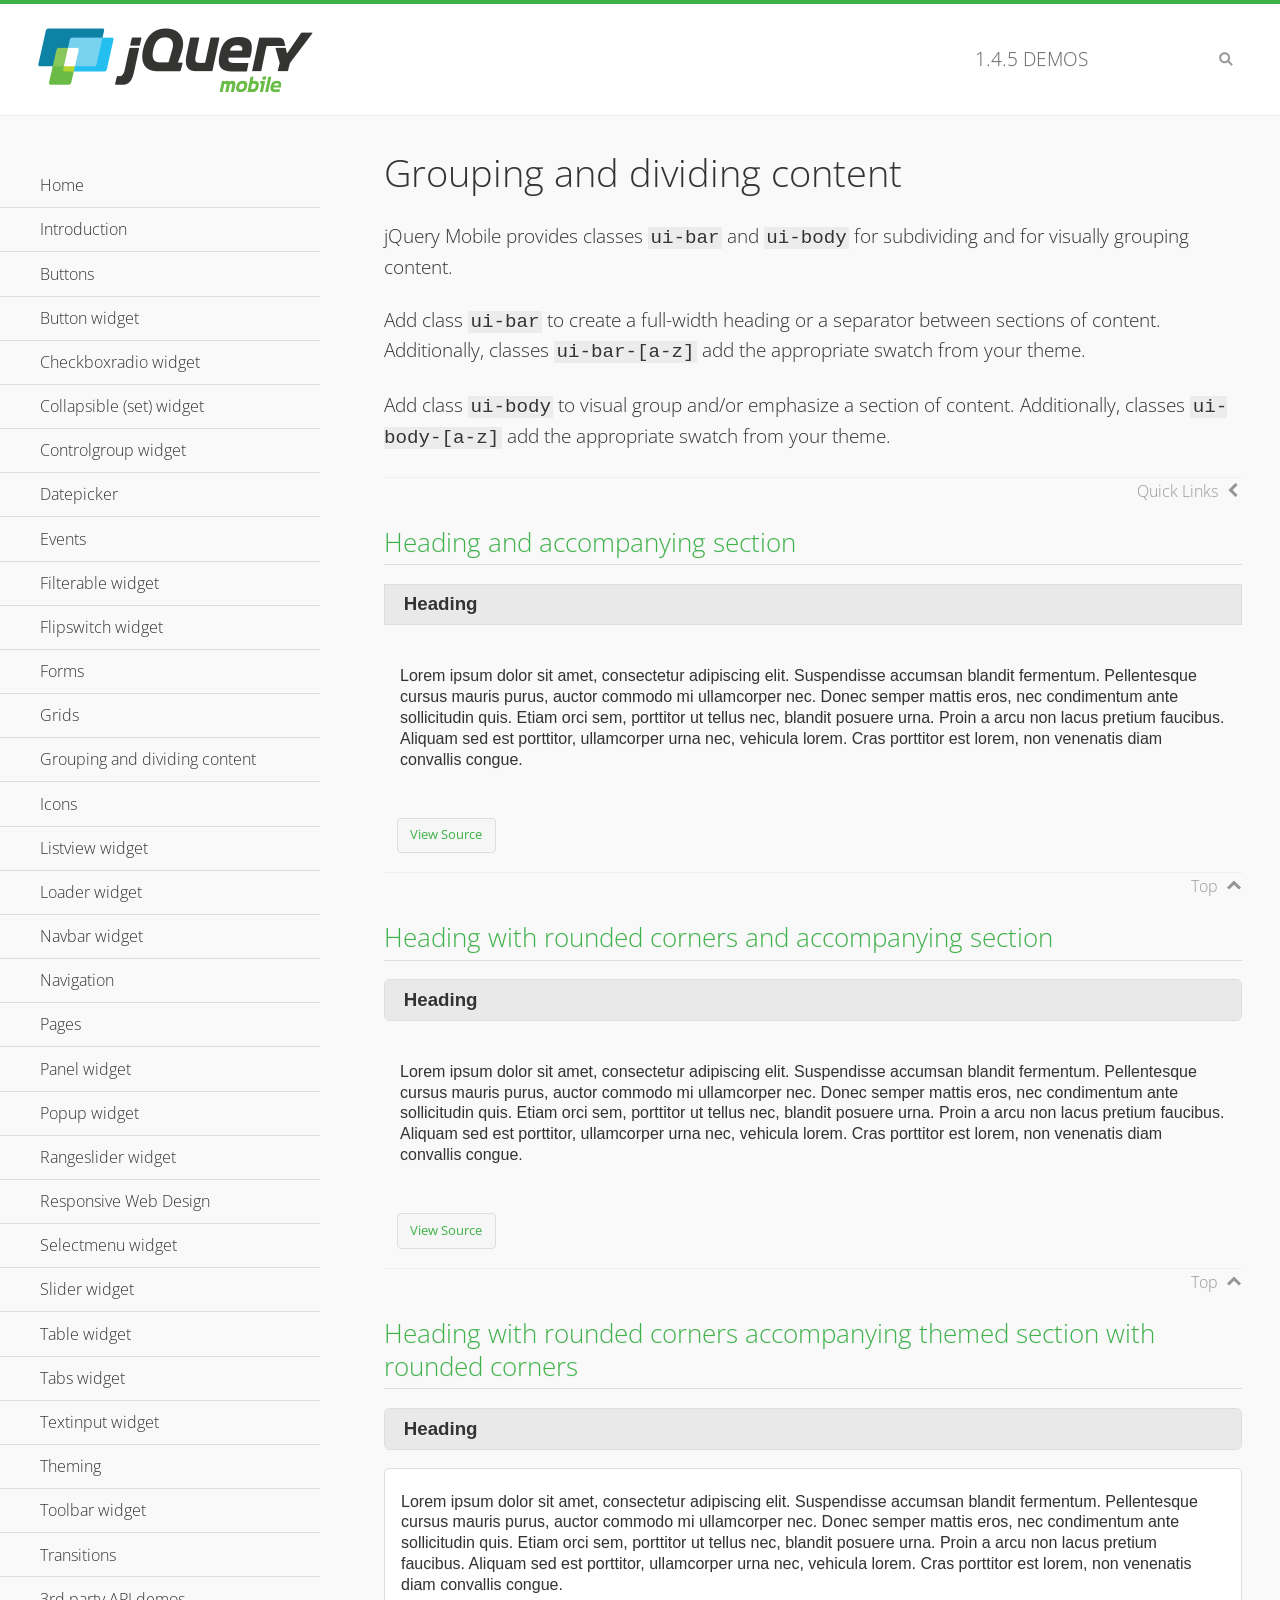
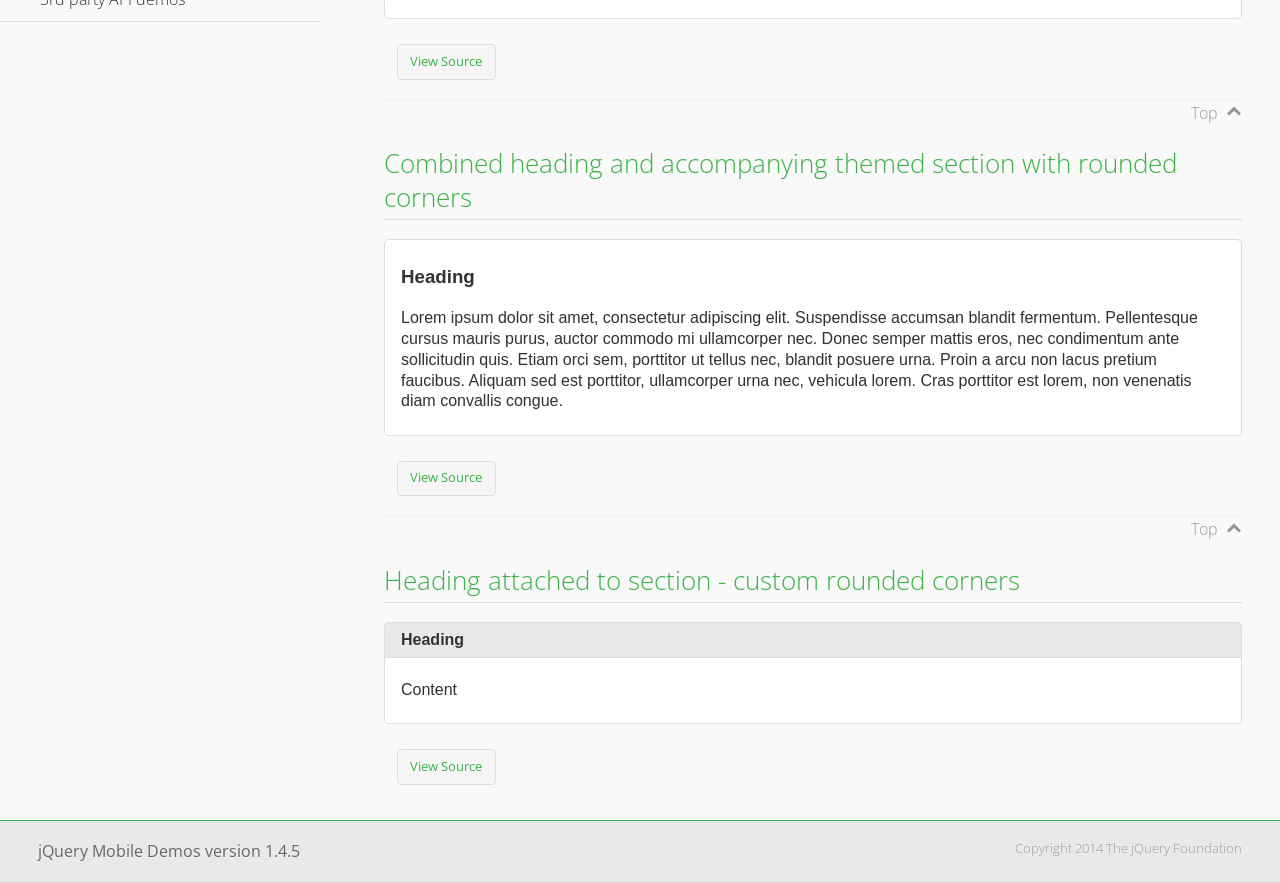
<file: jquery.mobile-1.4.5/demos/body-bar-classes/index.html>
<!DOCTYPE html>
<html>
	<head>
	<meta charset="utf-8">
	<meta name="viewport" content="width=device-width, initial-scale=1">
	<title>Grouping and dividing content - jQuery Mobile Demos</title>
	<link rel="shortcut icon" href="../favicon.ico">
	<link rel="stylesheet" href="http://fonts.googleapis.com/css?family=Open+Sans:300,400,700">
	<link rel="stylesheet" href="../css/themes/default/jquery.mobile-1.4.5.min.css">
	<link rel="stylesheet" href="../_assets/css/jqm-demos.css">
	<script src="../js/jquery.js"></script>
	<script src="../_assets/js/index.js"></script>
	<script src="../js/jquery.mobile-1.4.5.min.js"></script>
  <style id="combined-heading-and-section">
    .custom-corners .ui-bar {
      -webkit-border-top-left-radius: inherit;
      border-top-left-radius: inherit;
      -webkit-border-top-right-radius: inherit;
      border-top-right-radius: inherit;
    }
    .custom-corners .ui-body {
      border-top-width: 0;
      -webkit-border-bottom-left-radius: inherit;
      border-bottom-left-radius: inherit;
      -webkit-border-bottom-right-radius: inherit;
      border-bottom-right-radius: inherit;
    }
  </style>
</head>
<body>
<div data-role="page" class="jqm-demos" data-quicklinks="true">

	<div data-role="header" class="jqm-header">
		<h2><a href="../" title="jQuery Mobile Demos home"><img src="../_assets/img/jquery-logo.png" alt="jQuery Mobile"></a></h2>
		<p><span class="jqm-version"></span> Demos</p>
		<a href="#" class="jqm-navmenu-link ui-btn ui-btn-icon-notext ui-corner-all ui-icon-bars ui-nodisc-icon ui-alt-icon ui-btn-left">Menu</a>
		<a href="#" class="jqm-search-link ui-btn ui-btn-icon-notext ui-corner-all ui-icon-search ui-nodisc-icon ui-alt-icon ui-btn-right">Search</a>
	</div><!-- /header -->

	<div role="main" class="ui-content jqm-content">

		<h1>Grouping and dividing content</h1>

		<p>jQuery Mobile provides classes <code>ui-bar</code> and <code>ui-body</code> for subdividing and for visually grouping content.</p>
		<p>Add class <code>ui-bar</code> to create a full-width heading or a separator between sections of content. Additionally, classes <code>ui-bar-[a-z]</code> add the appropriate swatch from your theme.</p>
		<p>Add class <code>ui-body</code> to visual group and/or emphasize a section of content. Additionally, classes <code>ui-body-[a-z]</code> add the appropriate swatch from your theme.</p>

		<h2>Heading and accompanying section</h2>

		<div data-demo-html="true">
      <h3 class="ui-bar ui-bar-a">Heading</h3>
			<div class="ui-body">
				<p>Lorem ipsum dolor sit amet, consectetur adipiscing elit. Suspendisse accumsan blandit fermentum. Pellentesque cursus mauris purus, auctor commodo mi ullamcorper nec. Donec semper mattis eros, nec condimentum ante sollicitudin quis. Etiam orci sem, porttitor ut tellus nec, blandit posuere urna. Proin a arcu non lacus pretium faucibus. Aliquam sed est porttitor, ullamcorper urna nec, vehicula lorem. Cras porttitor est lorem, non venenatis diam convallis congue.</p>
			</div>
		</div>

		<h2>Heading with rounded corners and accompanying section</h2>

		<div data-demo-html="true">
      <h3 class="ui-bar ui-bar-a ui-corner-all">Heading</h3>
			<div class="ui-body">
				<p>Lorem ipsum dolor sit amet, consectetur adipiscing elit. Suspendisse accumsan blandit fermentum. Pellentesque cursus mauris purus, auctor commodo mi ullamcorper nec. Donec semper mattis eros, nec condimentum ante sollicitudin quis. Etiam orci sem, porttitor ut tellus nec, blandit posuere urna. Proin a arcu non lacus pretium faucibus. Aliquam sed est porttitor, ullamcorper urna nec, vehicula lorem. Cras porttitor est lorem, non venenatis diam convallis congue.</p>
			</div>
		</div>

		<h2>Heading with rounded corners accompanying themed section with rounded corners</h2>

		<div data-demo-html="true">
      <h3 class="ui-bar ui-bar-a ui-corner-all">Heading</h3>
			<div class="ui-body ui-body-a ui-corner-all">
				<p>Lorem ipsum dolor sit amet, consectetur adipiscing elit. Suspendisse accumsan blandit fermentum. Pellentesque cursus mauris purus, auctor commodo mi ullamcorper nec. Donec semper mattis eros, nec condimentum ante sollicitudin quis. Etiam orci sem, porttitor ut tellus nec, blandit posuere urna. Proin a arcu non lacus pretium faucibus. Aliquam sed est porttitor, ullamcorper urna nec, vehicula lorem. Cras porttitor est lorem, non venenatis diam convallis congue.</p>
			</div>
		</div>

		<h2>Combined heading and accompanying themed section with rounded corners</h2>

		<div data-demo-html="true">
			<div class="ui-body ui-body-a ui-corner-all">
	      <h3>Heading</h3>
				<p>Lorem ipsum dolor sit amet, consectetur adipiscing elit. Suspendisse accumsan blandit fermentum. Pellentesque cursus mauris purus, auctor commodo mi ullamcorper nec. Donec semper mattis eros, nec condimentum ante sollicitudin quis. Etiam orci sem, porttitor ut tellus nec, blandit posuere urna. Proin a arcu non lacus pretium faucibus. Aliquam sed est porttitor, ullamcorper urna nec, vehicula lorem. Cras porttitor est lorem, non venenatis diam convallis congue.</p>
			</div>
		</div>

		<h2>Heading attached to section - custom rounded corners</h2>

		<div data-demo-html="true" data-demo-css="#combined-heading-and-section">
      <div class="ui-corner-all custom-corners">
        <div class="ui-bar ui-bar-a">
          <h3>Heading</h3>
        </div>
        <div class="ui-body ui-body-a">
          <p>Content</p>
        </div>
      </div>
		</div>

	</div><!-- /content -->
	    <div data-role="panel" class="jqm-navmenu-panel" data-position="left" data-display="overlay" data-theme="a">
	    	<ul class="jqm-list ui-alt-icon ui-nodisc-icon">
<li data-filtertext="demos homepage" data-icon="home"><a href=".././">Home</a></li>
<li data-filtertext="introduction overview getting started"><a href="../intro/" data-ajax="false">Introduction</a></li>
<li data-filtertext="buttons button markup buttonmarkup method anchor link button element"><a href="../button-markup/" data-ajax="false">Buttons</a></li>
<li data-filtertext="form button widget input button submit reset"><a href="../button/" data-ajax="false">Button widget</a></li>
<li data-role="collapsible" data-enhanced="true" data-collapsed-icon="carat-d" data-expanded-icon="carat-u" data-iconpos="right" data-inset="false" class="ui-collapsible ui-collapsible-themed-content ui-collapsible-collapsed">
	<h3 class="ui-collapsible-heading ui-collapsible-heading-collapsed">
		<a href="#" class="ui-collapsible-heading-toggle ui-btn ui-btn-icon-right ui-btn-inherit ui-icon-carat-d">
		    Checkboxradio widget<span class="ui-collapsible-heading-status"> click to expand contents</span>
		</a>
	</h3>
	<div class="ui-collapsible-content ui-body-inherit ui-collapsible-content-collapsed" aria-hidden="true">
		<ul>
			<li data-filtertext="form checkboxradio widget checkbox input checkboxes controlgroups"><a href="../checkboxradio-checkbox/" data-ajax="false">Checkboxes</a></li>
			<li data-filtertext="form checkboxradio widget radio input radio buttons controlgroups"><a href="../checkboxradio-radio/" data-ajax="false">Radio buttons</a></li>
		</ul>
	</div>
</li>
<li data-role="collapsible" data-enhanced="true" data-collapsed-icon="carat-d" data-expanded-icon="carat-u" data-iconpos="right" data-inset="false" class="ui-collapsible ui-collapsible-themed-content ui-collapsible-collapsed">
	<h3 class="ui-collapsible-heading ui-collapsible-heading-collapsed">
		<a href="#" class="ui-collapsible-heading-toggle ui-btn ui-btn-icon-right ui-btn-inherit ui-icon-carat-d">
			Collapsible (set) widget<span class="ui-collapsible-heading-status"> click to expand contents</span>
		</a>
	</h3>
	<div class="ui-collapsible-content ui-body-inherit ui-collapsible-content-collapsed" aria-hidden="true">
		<ul>
			<li data-filtertext="collapsibles content formatting"><a href="../collapsible/" data-ajax="false">Collapsible</a></li>
			<li data-filtertext="dynamic collapsible set accordion append expand"><a href="../collapsible-dynamic/" data-ajax="false">Dynamic collapsibles</a></li>
			<li data-filtertext="accordions collapsible set widget content formatting grouped collapsibles"><a href="../collapsibleset/" data-ajax="false">Collapsible set</a></li>
		</ul>
	</div>
</li>
<li data-role="collapsible" data-enhanced="true" data-collapsed-icon="carat-d" data-expanded-icon="carat-u" data-iconpos="right" data-inset="false" class="ui-collapsible ui-collapsible-themed-content ui-collapsible-collapsed">
	<h3 class="ui-collapsible-heading ui-collapsible-heading-collapsed">
		<a href="#" class="ui-collapsible-heading-toggle ui-btn ui-btn-icon-right ui-btn-inherit ui-icon-carat-d">
			Controlgroup widget<span class="ui-collapsible-heading-status"> click to expand contents</span>
		</a>
	</h3>
	<div class="ui-collapsible-content ui-body-inherit ui-collapsible-content-collapsed" aria-hidden="true">
		<ul>
			<li data-filtertext="controlgroups selectmenu checkboxradio input grouped buttons horizontal vertical"><a href="../controlgroup/" data-ajax="false">Controlgroup</a></li>
			<li data-filtertext="dynamic controlgroup dynamically add buttons"><a href="../controlgroup-dynamic/" data-ajax="false">Dynamic controlgroups</a></li>
		</ul>
	</div>
</li>
<li data-filtertext="form datepicker widget date input"><a href="../datepicker/" data-ajax="false">Datepicker</a></li>
<li data-role="collapsible" data-enhanced="true" data-collapsed-icon="carat-d" data-expanded-icon="carat-u" data-iconpos="right" data-inset="false" class="ui-collapsible ui-collapsible-themed-content ui-collapsible-collapsed">
	<h3 class="ui-collapsible-heading ui-collapsible-heading-collapsed">
		<a href="#" class="ui-collapsible-heading-toggle ui-btn ui-btn-icon-right ui-btn-inherit ui-icon-carat-d">
			Events<span class="ui-collapsible-heading-status"> click to expand contents</span>
		</a>
	</h3>
	<div class="ui-collapsible-content ui-body-inherit ui-collapsible-content-collapsed" aria-hidden="true">
		<ul>
			<li data-filtertext="swipe to delete list items listviews swipe events"><a href="../swipe-list/" data-ajax="false">Swipe list items</a></li>
			<li data-filtertext="swipe to navigate swipe page navigation swipe events"><a href="../swipe-page/" data-ajax="false">Swipe page navigation</a></li>
		</ul>
	</div>
</li>
<li data-filtertext="filterable filter elements sorting searching listview table"><a href="../filterable/" data-ajax="false">Filterable widget</a></li>
<li data-filtertext="form flipswitch widget flip toggle switch binary select checkbox input"><a href="../flipswitch/" data-ajax="false">Flipswitch widget</a></li>
<li data-role="collapsible" data-enhanced="true" data-collapsed-icon="carat-d" data-expanded-icon="carat-u" data-iconpos="right" data-inset="false" class="ui-collapsible ui-collapsible-themed-content ui-collapsible-collapsed">
	<h3 class="ui-collapsible-heading ui-collapsible-heading-collapsed">
		<a href="#" class="ui-collapsible-heading-toggle ui-btn ui-btn-icon-right ui-btn-inherit ui-icon-carat-d">
			Forms<span class="ui-collapsible-heading-status"> click to expand contents</span>
		</a>
	</h3>
	<div class="ui-collapsible-content ui-body-inherit ui-collapsible-content-collapsed" aria-hidden="true">
		<ul>
			<li data-filtertext="forms text checkbox radio range button submit reset inputs selects textarea slider flipswitch label form elements"><a href="../forms/" data-ajax="false">Forms</a></li>
			<li data-filtertext="form hide labels hidden accessible ui-hidden-accessible forms"><a href="../forms-label-hidden-accessible/" data-ajax="false">Hide labels</a></li>
			<li data-filtertext="form field containers fieldcontain ui-field-contain forms"><a href="../forms-field-contain/" data-ajax="false">Field containers</a></li>
			<li data-filtertext="forms disabled form elements"><a href="../forms-disabled/" data-ajax="false">Forms disabled</a></li>
			<li data-filtertext="forms gallery examples overview forms text checkbox radio range button submit reset inputs selects textarea slider flipswitch label form elements"><a href="../forms-gallery/" data-ajax="false">Forms gallery</a></li>
		</ul>
	</div>
</li>
<li data-role="collapsible" data-enhanced="true" data-collapsed-icon="carat-d" data-expanded-icon="carat-u" data-iconpos="right" data-inset="false" class="ui-collapsible ui-collapsible-themed-content ui-collapsible-collapsed">
	<h3 class="ui-collapsible-heading ui-collapsible-heading-collapsed">
		<a href="#" class="ui-collapsible-heading-toggle ui-btn ui-btn-icon-right ui-btn-inherit ui-icon-carat-d">
			Grids<span class="ui-collapsible-heading-status"> click to expand contents</span>
		</a>
	</h3>
	<div class="ui-collapsible-content ui-body-inherit ui-collapsible-content-collapsed" aria-hidden="true">
		<ul>
			<li data-filtertext="grids columns blocks content formatting rwd responsive css framework"><a href="../grids/" data-ajax="false">Grids</a></li>
			<li data-filtertext="buttons in grids css framework"><a href="../grids-buttons/" data-ajax="false">Buttons in grids</a></li>
			<li data-filtertext="custom responsive grids rwd css framework"><a href="../grids-custom-responsive/" data-ajax="false">Custom responsive grids</a></li>
		</ul>
	</div>
</li>
<li data-filtertext="blocks content formatting sections heading"><a href="../body-bar-classes/" data-ajax="false">Grouping and dividing content</a></li>
<li data-role="collapsible" data-enhanced="true" data-collapsed-icon="carat-d" data-expanded-icon="carat-u" data-iconpos="right" data-inset="false" class="ui-collapsible ui-collapsible-themed-content ui-collapsible-collapsed">
	<h3 class="ui-collapsible-heading ui-collapsible-heading-collapsed">
		<a href="#" class="ui-collapsible-heading-toggle ui-btn ui-btn-icon-right ui-btn-inherit ui-icon-carat-d">
			Icons<span class="ui-collapsible-heading-status"> click to expand contents</span>
		</a>
	</h3>
	<div class="ui-collapsible-content ui-body-inherit ui-collapsible-content-collapsed" aria-hidden="true">
		<ul>
			<li data-filtertext="button icons svg disc alt custom icon position"><a href="../icons/" data-ajax="false">Icons</a></li>
			<li data-filtertext=""><a href="../icons-grunticon/" data-ajax="false">Grunticon loader</a></li>
		</ul>
	</div>
</li>
<li data-role="collapsible" data-enhanced="true" data-collapsed-icon="carat-d" data-expanded-icon="carat-u" data-iconpos="right" data-inset="false" class="ui-collapsible ui-collapsible-themed-content ui-collapsible-collapsed">
	<h3 class="ui-collapsible-heading ui-collapsible-heading-collapsed">
		<a href="#" class="ui-collapsible-heading-toggle ui-btn ui-btn-icon-right ui-btn-inherit ui-icon-carat-d">
			Listview widget<span class="ui-collapsible-heading-status"> click to expand contents</span>
		</a>
	</h3>
	<div class="ui-collapsible-content ui-body-inherit ui-collapsible-content-collapsed" aria-hidden="true">
		<ul>
			<li data-filtertext="listview widget thumbnails icons nested split button collapsible ul ol"><a href="../listview/" data-ajax="false">Listview</a></li>
			<li data-filtertext="autocomplete filterable reveal listview filtertextbeforefilter placeholder"><a href="../listview-autocomplete/" data-ajax="false">Listview autocomplete</a></li>
			<li data-filtertext="autocomplete filterable reveal listview remote data filtertextbeforefilter placeholder"><a href="../listview-autocomplete-remote/" data-ajax="false">Listview autocomplete remote data</a></li>
			<li data-filtertext="autodividers anchor jump scroll linkbars listview lists ul ol"><a href="../listview-autodividers-linkbar/" data-ajax="false">Listview autodividers linkbar</a></li>
			<li data-filtertext="listview autodividers selector autodividersselector lists ul ol"><a href="../listview-autodividers-selector/" data-ajax="false">Listview autodividers selector</a></li>
			<li data-filtertext="listview nested list items"><a href="../listview-nested-lists/" data-ajax="false">Nested Listviews</a></li>
			<li data-filtertext="listview collapsible list items flat"><a href="../listview-collapsible-item-flat/" data-ajax="false">Listview collapsible list items (flat)</a></li>
			<li data-filtertext="listview collapsible list indented"><a href="../listview-collapsible-item-indented/" data-ajax="false">Listview collapsible list items (indented)</a></li>
			<li data-filtertext="grid listview responsive grids responsive listviews lists ul"><a href="../listview-grid/" data-ajax="false">Listview responsive grid</a></li>
		</ul>
	</div>
</li>
<li data-filtertext="loader widget page loading navigation overlay spinner"><a href="../loader/" data-ajax="false">Loader widget</a></li>
<li data-filtertext="navbar widget navmenu toolbars header footer"><a href="../navbar/" data-ajax="false">Navbar widget</a></li>
<li data-role="collapsible" data-enhanced="true" data-collapsed-icon="carat-d" data-expanded-icon="carat-u" data-iconpos="right" data-inset="false" class="ui-collapsible ui-collapsible-themed-content ui-collapsible-collapsed">
	<h3 class="ui-collapsible-heading ui-collapsible-heading-collapsed">
		<a href="#" class="ui-collapsible-heading-toggle ui-btn ui-btn-icon-right ui-btn-inherit ui-icon-carat-d">
			Navigation<span class="ui-collapsible-heading-status"> click to expand contents</span>
		</a>
	</h3>
	<div class="ui-collapsible-content ui-body-inherit ui-collapsible-content-collapsed" aria-hidden="true">
		<ul>
			<li data-filtertext="ajax navigation navigate widget history event method"><a href="../navigation/" data-ajax="false">Navigation</a></li>
			<li data-filtertext="linking pages page links navigation ajax prefetch cache"><a href="../navigation-linking-pages/" data-ajax="false">Linking pages</a></li>
			<!-- <li data-filtertext="php redirect server redirection server-side navigation"><a href="../navigation-php-redirect/" data-ajax="false">PHP redirect demo</a></li>-->
			<li data-filtertext="navigation redirection hash query"><a href="../navigation-hash-processing/" data-ajax="false">Hash processing demo</a></li>
			<li data-filtertext="navigation redirection hash query"><a href="../page-events/" data-ajax="false">Page Navigation Events</a></li>
		</ul>
	</div>
</li>
<li data-role="collapsible" data-enhanced="true" data-collapsed-icon="carat-d" data-expanded-icon="carat-u" data-iconpos="right" data-inset="false" class="ui-collapsible ui-collapsible-themed-content ui-collapsible-collapsed">
	<h3 class="ui-collapsible-heading ui-collapsible-heading-collapsed">
		<a href="#" class="ui-collapsible-heading-toggle ui-btn ui-btn-icon-right ui-btn-inherit ui-icon-carat-d">
			Pages<span class="ui-collapsible-heading-status"> click to expand contents</span>
		</a>
	</h3>
	<div class="ui-collapsible-content ui-body-inherit ui-collapsible-content-collapsed" aria-hidden="true">
		<ul>
			<li data-filtertext="pages page widget ajax navigation"><a href="../pages/" data-ajax="false">Pages</a></li>
			<li data-filtertext="single page"><a href="../pages-single-page/" data-ajax="false">Single page</a></li>
			<li data-filtertext="multipage multi-page page"><a href="../pages-multi-page/" data-ajax="false">Multi-page template</a></li>
			<li data-filtertext="dialog page widget modal popup"><a href="../pages-dialog/" data-ajax="false">Dialog page</a></li>
		</ul>
	</div>
</li>
<li data-role="collapsible" data-enhanced="true" data-collapsed-icon="carat-d" data-expanded-icon="carat-u" data-iconpos="right" data-inset="false" class="ui-collapsible ui-collapsible-themed-content ui-collapsible-collapsed">
	<h3 class="ui-collapsible-heading ui-collapsible-heading-collapsed">
		<a href="#" class="ui-collapsible-heading-toggle ui-btn ui-btn-icon-right ui-btn-inherit ui-icon-carat-d">
			Panel widget<span class="ui-collapsible-heading-status"> click to expand contents</span>
		</a>
	</h3>
	<div class="ui-collapsible-content ui-body-inherit ui-collapsible-content-collapsed" aria-hidden="true">
		<ul>
			<li data-filtertext="panel widget sliding panels reveal push overlay responsive"><a href="../panel/" data-ajax="false">Panel</a></li>
			<li data-filtertext=""><a href="../panel-external/" data-ajax="false">External panels</a></li>
			<li data-filtertext="panel "><a href="../panel-fixed/" data-ajax="false">Fixed panels</a></li>
			<li data-filtertext="panel slide panels sliding panels shadow rwd responsive breakpoint"><a href="../panel-responsive/" data-ajax="false">Panels responsive</a></li>
			<li data-filtertext="panel custom style custom panel width reveal shadow listview panel styling page background wrapper"><a href="../panel-styling/" data-ajax="false">Custom panel style</a></li>
			<li data-filtertext="panel open on swipe"><a href="../panel-swipe-open/" data-ajax="false">Panel open on swipe</a></li>
			<li data-filtertext="panels outside page internal external toolbars"><a href="../panel-external-internal/" data-ajax="false">Panel external and internal</a></li>
		</ul>
	</div>
</li>
<li data-role="collapsible" data-enhanced="true" data-collapsed-icon="carat-d" data-expanded-icon="carat-u" data-iconpos="right" data-inset="false" class="ui-collapsible ui-collapsible-themed-content ui-collapsible-collapsed">
	<h3 class="ui-collapsible-heading ui-collapsible-heading-collapsed">
		<a href="#" class="ui-collapsible-heading-toggle ui-btn ui-btn-icon-right ui-btn-inherit ui-icon-carat-d">
			Popup widget<span class="ui-collapsible-heading-status"> click to expand contents</span>
		</a>
	</h3>
	<div class="ui-collapsible-content ui-body-inherit ui-collapsible-content-collapsed" aria-hidden="true">
		<ul>
			<li data-filtertext="popup widget popups dialog modal transition tooltip lightbox form overlay screen flip pop fade transition"><a href="../popup/" data-ajax="false">Popup</a></li>
			<li data-filtertext="popup alignment position"><a href="../popup-alignment/" data-ajax="false">Popup alignment</a></li>
			<li data-filtertext="popup arrow size popups popover"><a href="../popup-arrow-size/" data-ajax="false">Popup arrow size</a></li>
			<li data-filtertext="dynamic popups popup images lightbox"><a href="../popup-dynamic/" data-ajax="false">Dynamic popups</a></li>
			<li data-filtertext="popups with iframes scaling"><a href="../popup-iframe/" data-ajax="false">Popups with iframes</a></li>
			<li data-filtertext="popup image scaling"><a href="../popup-image-scaling/" data-ajax="false">Popup image scaling</a></li>
			<li data-filtertext="external popup outside multi-page"><a href="../popup-outside-multipage/" data-ajax="false">Popup outside multi-page</a></li>
		</ul>
	</div>
</li>
<li data-filtertext="form rangeslider widget dual sliders dual handle sliders range input"><a href="../rangeslider/" data-ajax="false">Rangeslider widget</a></li>
<li data-filtertext="responsive web design rwd adaptive progressive enhancement PE accessible mobile breakpoints media query media queries"><a href="../rwd/" data-ajax="false">Responsive Web Design</a></li>
<li data-role="collapsible" data-enhanced="true" data-collapsed-icon="carat-d" data-expanded-icon="carat-u" data-iconpos="right" data-inset="false" class="ui-collapsible ui-collapsible-themed-content ui-collapsible-collapsed">
	<h3 class="ui-collapsible-heading ui-collapsible-heading-collapsed">
		<a href="#" class="ui-collapsible-heading-toggle ui-btn ui-btn-icon-right ui-btn-inherit ui-icon-carat-d">
			Selectmenu widget<span class="ui-collapsible-heading-status"> click to expand contents</span>
		</a>
	</h3>
	<div class="ui-collapsible-content ui-body-inherit ui-collapsible-content-collapsed" aria-hidden="true">
		<ul>
			<li data-filtertext="form selectmenu widget select input custom select menu selects"><a href="../selectmenu/" data-ajax="false">Selectmenu</a></li>
			<li data-filtertext="form custom select menu selectmenu widget custom menu option optgroup multiple selects"><a href="../selectmenu-custom/" data-ajax="false">Custom select menu</a></li>
			<li data-filtertext="filterable select filter popup dialog"><a href="../selectmenu-custom-filter/" data-ajax="false">Custom select menu with filter</a></li>
		</ul>
	</div>
</li>
<li data-role="collapsible" data-enhanced="true" data-collapsed-icon="carat-d" data-expanded-icon="carat-u" data-iconpos="right" data-inset="false" class="ui-collapsible ui-collapsible-themed-content ui-collapsible-collapsed">
	<h3 class="ui-collapsible-heading ui-collapsible-heading-collapsed">
		<a href="#" class="ui-collapsible-heading-toggle ui-btn ui-btn-icon-right ui-btn-inherit ui-icon-carat-d">
			Slider widget<span class="ui-collapsible-heading-status"> click to expand contents</span>
		</a>
	</h3>
	<div class="ui-collapsible-content ui-body-inherit ui-collapsible-content-collapsed" aria-hidden="true">
		<ul>
			<li data-filtertext="form slider widget range input single sliders"><a href="../slider/" data-ajax="false">Slider</a></li>
			<li data-filtertext="form slider widget flipswitch slider binary select flip toggle switch"><a href="../slider-flipswitch/" data-ajax="false">Slider flip toggle switch</a></li>
			<li data-filtertext="form slider tooltip handle value input range sliders"><a href="../slider-tooltip/" data-ajax="false">Slider tooltip</a></li>
		</ul>
	</div>
</li>
<li data-role="collapsible" data-enhanced="true" data-collapsed-icon="carat-d" data-expanded-icon="carat-u" data-iconpos="right" data-inset="false" class="ui-collapsible ui-collapsible-themed-content ui-collapsible-collapsed">
	<h3 class="ui-collapsible-heading ui-collapsible-heading-collapsed">
		<a href="#" class="ui-collapsible-heading-toggle ui-btn ui-btn-icon-right ui-btn-inherit ui-icon-carat-d">
			Table widget<span class="ui-collapsible-heading-status"> click to expand contents</span>
		</a>
	</h3>
	<div class="ui-collapsible-content ui-body-inherit ui-collapsible-content-collapsed" aria-hidden="true">
		<ul>
			<li data-filtertext="table widget reflow column toggle th td responsive tables rwd hide show tabular"><a href="../table-column-toggle/" data-ajax="false">Table Column Toggle</a></li>
			<li data-filtertext="table column toggle phone comparison demo"><a href="../table-column-toggle-example/" data-ajax="false">Table Column Toggle demo</a></li>
			<li data-filtertext="responsive tables table column toggle heading groups rwd breakpoint"><a href="../table-column-toggle-heading-groups/" data-ajax="false">Table Column Toggle heading groups</a></li>
			<li data-filtertext="responsive tables table column toggle hide rwd breakpoint customization options"><a href="../table-column-toggle-options/" data-ajax="false">Table Column Toggle options</a></li>
			<li data-filtertext="table reflow th td responsive rwd columns tabular"><a href="../table-reflow/" data-ajax="false">Table Reflow</a></li>
			<li data-filtertext="responsive tables table reflow heading groups rwd breakpoint"><a href="../table-reflow-heading-groups/" data-ajax="false">Table Reflow heading groups</a></li>
			<li data-filtertext="responsive tables table reflow stripes strokes table style"><a href="../table-reflow-stripes-strokes/" data-ajax="false">Table Reflow stripes and strokes</a></li>
			<li data-filtertext="responsive tables table reflow stack custom styles"><a href="../table-reflow-styling/" data-ajax="false">Table Reflow custom styles</a></li>
		</ul>
	</div>
</li>
<li data-filtertext="ui tabs widget"><a href="../tabs/" data-ajax="false">Tabs widget</a></li>
<li data-filtertext="form textinput widget text input textarea number date time tel email file color password"><a href="../textinput/" data-ajax="false">Textinput widget</a></li>
<li data-role="collapsible" data-enhanced="true" data-collapsed-icon="carat-d" data-expanded-icon="carat-u" data-iconpos="right" data-inset="false" class="ui-collapsible ui-collapsible-themed-content ui-collapsible-collapsed">
	<h3 class="ui-collapsible-heading ui-collapsible-heading-collapsed">
		<a href="#" class="ui-collapsible-heading-toggle ui-btn ui-btn-icon-right ui-btn-inherit ui-icon-carat-d">
			Theming<span class="ui-collapsible-heading-status"> click to expand contents</span>
		</a>
	</h3>
	<div class="ui-collapsible-content ui-body-inherit ui-collapsible-content-collapsed" aria-hidden="true">
		<ul>
			<li data-filtertext="default theme swatches theming style css"><a href="../theme-default/" data-ajax="false">Default theme</a></li>
			<li data-filtertext="classic theme old theme swatches theming style css"><a href="../theme-classic/" data-ajax="false">Classic theme</a></li>
		</ul>
	</div>
</li>
<li data-role="collapsible" data-enhanced="true" data-collapsed-icon="carat-d" data-expanded-icon="carat-u" data-iconpos="right" data-inset="false" class="ui-collapsible ui-collapsible-themed-content ui-collapsible-collapsed">
	<h3 class="ui-collapsible-heading ui-collapsible-heading-collapsed">
		<a href="#" class="ui-collapsible-heading-toggle ui-btn ui-btn-icon-right ui-btn-inherit ui-icon-carat-d">
			Toolbar widget<span class="ui-collapsible-heading-status"> click to expand contents</span>
		</a>
	</h3>
	<div class="ui-collapsible-content ui-body-inherit ui-collapsible-content-collapsed" aria-hidden="true">
		<ul>
			<li data-filtertext="toolbar widget header footer toolbars fixed fullscreen external sections"><a href="../toolbar/" data-ajax="false">Toolbar</a></li>
			<li data-filtertext="dynamic toolbars dynamically add toolbar header footer"><a href="../toolbar-dynamic/" data-ajax="false">Dynamic toolbars</a></li>
			<li data-filtertext="external toolbars header footer"><a href="../toolbar-external/" data-ajax="false">External toolbars</a></li>
			<li data-filtertext="fixed toolbars header footer"><a href="../toolbar-fixed/" data-ajax="false">Fixed toolbars</a></li>
			<li data-filtertext="fixed fullscreen toolbars header footer"><a href="../toolbar-fixed-fullscreen/" data-ajax="false">Fullscreen toolbars</a></li>
			<li data-filtertext="external fixed toolbars header footer"><a href="../toolbar-fixed-external/" data-ajax="false">Fixed external toolbars</a></li>
			<li data-filtertext="external persistent toolbars header footer navbar navmenu"><a href="../toolbar-fixed-persistent/" data-ajax="false">Persistent toolbars</a></li>
			<li data-filtertext="external ajax optimized toolbars persistent toolbars header footer navbar"><a href="../toolbar-fixed-persistent-optimized/" data-ajax="false">Ajax optimized toolbars</a></li>
			<li data-filtertext="form in toolbars header footer"><a href="../toolbar-fixed-forms/" data-ajax="false">Form in toolbar</a></li>
		</ul>
	</div>
</li>
<li data-filtertext="page transitions animated pages popup navigation flip slide fade pop"><a href="../transitions/" data-ajax="false">Transitions</a></li>
<li data-role="collapsible" data-enhanced="true" data-collapsed-icon="carat-d" data-expanded-icon="carat-u" data-iconpos="right" data-inset="false" class="ui-collapsible ui-collapsible-themed-content ui-collapsible-collapsed">
	<h3 class="ui-collapsible-heading ui-collapsible-heading-collapsed">
		<a href="#" class="ui-collapsible-heading-toggle ui-btn ui-btn-icon-right ui-btn-inherit ui-icon-carat-d">
			3rd party API demos<span class="ui-collapsible-heading-status"> click to expand contents</span>
		</a>
	</h3>
	<div class="ui-collapsible-content ui-body-inherit ui-collapsible-content-collapsed" aria-hidden="true">
		<ul>
			<li data-filtertext="backbone requirejs navigation router"><a href="../backbone-requirejs/" data-ajax="false">Backbone RequireJS</a></li>
			<li data-filtertext="google maps geolocation demo"><a href="../map-geolocation/" data-ajax="false">Google Maps geolocation</a></li>
			<li data-filtertext="google maps hybrid"><a href="../map-list-toggle/" data-ajax="false">Google Maps list toggle</a></li>
		</ul>
	</div>
</li>



		     </ul>
		</div><!-- /panel -->


	<div data-role="footer" data-position="fixed" data-tap-toggle="false" class="jqm-footer">
		<p>jQuery Mobile Demos version <span class="jqm-version"></span></p>
		<p>Copyright 2014 The jQuery Foundation</p>
	</div><!-- /footer -->
	<!-- TODO: This should become an external panel so we can add input to markup (unique ID) -->
    <div data-role="panel" class="jqm-search-panel" data-position="right" data-display="overlay" data-theme="a">
		<div class="jqm-search">
			<ul class="jqm-list" data-filter-placeholder="Search demos..." data-filter-reveal="true">
<li data-filtertext="demos homepage" data-icon="home"><a href=".././">Home</a></li>
<li data-filtertext="introduction overview getting started"><a href="../intro/" data-ajax="false">Introduction</a></li>
<li data-filtertext="buttons button markup buttonmarkup method anchor link button element"><a href="../button-markup/" data-ajax="false">Buttons</a></li>
<li data-filtertext="form button widget input button submit reset"><a href="../button/" data-ajax="false">Button widget</a></li>
<li data-role="collapsible" data-enhanced="true" data-collapsed-icon="carat-d" data-expanded-icon="carat-u" data-iconpos="right" data-inset="false" class="ui-collapsible ui-collapsible-themed-content ui-collapsible-collapsed">
	<h3 class="ui-collapsible-heading ui-collapsible-heading-collapsed">
		<a href="#" class="ui-collapsible-heading-toggle ui-btn ui-btn-icon-right ui-btn-inherit ui-icon-carat-d">
		    Checkboxradio widget<span class="ui-collapsible-heading-status"> click to expand contents</span>
		</a>
	</h3>
	<div class="ui-collapsible-content ui-body-inherit ui-collapsible-content-collapsed" aria-hidden="true">
		<ul>
			<li data-filtertext="form checkboxradio widget checkbox input checkboxes controlgroups"><a href="../checkboxradio-checkbox/" data-ajax="false">Checkboxes</a></li>
			<li data-filtertext="form checkboxradio widget radio input radio buttons controlgroups"><a href="../checkboxradio-radio/" data-ajax="false">Radio buttons</a></li>
		</ul>
	</div>
</li>
<li data-role="collapsible" data-enhanced="true" data-collapsed-icon="carat-d" data-expanded-icon="carat-u" data-iconpos="right" data-inset="false" class="ui-collapsible ui-collapsible-themed-content ui-collapsible-collapsed">
	<h3 class="ui-collapsible-heading ui-collapsible-heading-collapsed">
		<a href="#" class="ui-collapsible-heading-toggle ui-btn ui-btn-icon-right ui-btn-inherit ui-icon-carat-d">
			Collapsible (set) widget<span class="ui-collapsible-heading-status"> click to expand contents</span>
		</a>
	</h3>
	<div class="ui-collapsible-content ui-body-inherit ui-collapsible-content-collapsed" aria-hidden="true">
		<ul>
			<li data-filtertext="collapsibles content formatting"><a href="../collapsible/" data-ajax="false">Collapsible</a></li>
			<li data-filtertext="dynamic collapsible set accordion append expand"><a href="../collapsible-dynamic/" data-ajax="false">Dynamic collapsibles</a></li>
			<li data-filtertext="accordions collapsible set widget content formatting grouped collapsibles"><a href="../collapsibleset/" data-ajax="false">Collapsible set</a></li>
		</ul>
	</div>
</li>
<li data-role="collapsible" data-enhanced="true" data-collapsed-icon="carat-d" data-expanded-icon="carat-u" data-iconpos="right" data-inset="false" class="ui-collapsible ui-collapsible-themed-content ui-collapsible-collapsed">
	<h3 class="ui-collapsible-heading ui-collapsible-heading-collapsed">
		<a href="#" class="ui-collapsible-heading-toggle ui-btn ui-btn-icon-right ui-btn-inherit ui-icon-carat-d">
			Controlgroup widget<span class="ui-collapsible-heading-status"> click to expand contents</span>
		</a>
	</h3>
	<div class="ui-collapsible-content ui-body-inherit ui-collapsible-content-collapsed" aria-hidden="true">
		<ul>
			<li data-filtertext="controlgroups selectmenu checkboxradio input grouped buttons horizontal vertical"><a href="../controlgroup/" data-ajax="false">Controlgroup</a></li>
			<li data-filtertext="dynamic controlgroup dynamically add buttons"><a href="../controlgroup-dynamic/" data-ajax="false">Dynamic controlgroups</a></li>
		</ul>
	</div>
</li>
<li data-filtertext="form datepicker widget date input"><a href="../datepicker/" data-ajax="false">Datepicker</a></li>
<li data-role="collapsible" data-enhanced="true" data-collapsed-icon="carat-d" data-expanded-icon="carat-u" data-iconpos="right" data-inset="false" class="ui-collapsible ui-collapsible-themed-content ui-collapsible-collapsed">
	<h3 class="ui-collapsible-heading ui-collapsible-heading-collapsed">
		<a href="#" class="ui-collapsible-heading-toggle ui-btn ui-btn-icon-right ui-btn-inherit ui-icon-carat-d">
			Events<span class="ui-collapsible-heading-status"> click to expand contents</span>
		</a>
	</h3>
	<div class="ui-collapsible-content ui-body-inherit ui-collapsible-content-collapsed" aria-hidden="true">
		<ul>
			<li data-filtertext="swipe to delete list items listviews swipe events"><a href="../swipe-list/" data-ajax="false">Swipe list items</a></li>
			<li data-filtertext="swipe to navigate swipe page navigation swipe events"><a href="../swipe-page/" data-ajax="false">Swipe page navigation</a></li>
		</ul>
	</div>
</li>
<li data-filtertext="filterable filter elements sorting searching listview table"><a href="../filterable/" data-ajax="false">Filterable widget</a></li>
<li data-filtertext="form flipswitch widget flip toggle switch binary select checkbox input"><a href="../flipswitch/" data-ajax="false">Flipswitch widget</a></li>
<li data-role="collapsible" data-enhanced="true" data-collapsed-icon="carat-d" data-expanded-icon="carat-u" data-iconpos="right" data-inset="false" class="ui-collapsible ui-collapsible-themed-content ui-collapsible-collapsed">
	<h3 class="ui-collapsible-heading ui-collapsible-heading-collapsed">
		<a href="#" class="ui-collapsible-heading-toggle ui-btn ui-btn-icon-right ui-btn-inherit ui-icon-carat-d">
			Forms<span class="ui-collapsible-heading-status"> click to expand contents</span>
		</a>
	</h3>
	<div class="ui-collapsible-content ui-body-inherit ui-collapsible-content-collapsed" aria-hidden="true">
		<ul>
			<li data-filtertext="forms text checkbox radio range button submit reset inputs selects textarea slider flipswitch label form elements"><a href="../forms/" data-ajax="false">Forms</a></li>
			<li data-filtertext="form hide labels hidden accessible ui-hidden-accessible forms"><a href="../forms-label-hidden-accessible/" data-ajax="false">Hide labels</a></li>
			<li data-filtertext="form field containers fieldcontain ui-field-contain forms"><a href="../forms-field-contain/" data-ajax="false">Field containers</a></li>
			<li data-filtertext="forms disabled form elements"><a href="../forms-disabled/" data-ajax="false">Forms disabled</a></li>
			<li data-filtertext="forms gallery examples overview forms text checkbox radio range button submit reset inputs selects textarea slider flipswitch label form elements"><a href="../forms-gallery/" data-ajax="false">Forms gallery</a></li>
		</ul>
	</div>
</li>
<li data-role="collapsible" data-enhanced="true" data-collapsed-icon="carat-d" data-expanded-icon="carat-u" data-iconpos="right" data-inset="false" class="ui-collapsible ui-collapsible-themed-content ui-collapsible-collapsed">
	<h3 class="ui-collapsible-heading ui-collapsible-heading-collapsed">
		<a href="#" class="ui-collapsible-heading-toggle ui-btn ui-btn-icon-right ui-btn-inherit ui-icon-carat-d">
			Grids<span class="ui-collapsible-heading-status"> click to expand contents</span>
		</a>
	</h3>
	<div class="ui-collapsible-content ui-body-inherit ui-collapsible-content-collapsed" aria-hidden="true">
		<ul>
			<li data-filtertext="grids columns blocks content formatting rwd responsive css framework"><a href="../grids/" data-ajax="false">Grids</a></li>
			<li data-filtertext="buttons in grids css framework"><a href="../grids-buttons/" data-ajax="false">Buttons in grids</a></li>
			<li data-filtertext="custom responsive grids rwd css framework"><a href="../grids-custom-responsive/" data-ajax="false">Custom responsive grids</a></li>
		</ul>
	</div>
</li>
<li data-filtertext="blocks content formatting sections heading"><a href="../body-bar-classes/" data-ajax="false">Grouping and dividing content</a></li>
<li data-role="collapsible" data-enhanced="true" data-collapsed-icon="carat-d" data-expanded-icon="carat-u" data-iconpos="right" data-inset="false" class="ui-collapsible ui-collapsible-themed-content ui-collapsible-collapsed">
	<h3 class="ui-collapsible-heading ui-collapsible-heading-collapsed">
		<a href="#" class="ui-collapsible-heading-toggle ui-btn ui-btn-icon-right ui-btn-inherit ui-icon-carat-d">
			Icons<span class="ui-collapsible-heading-status"> click to expand contents</span>
		</a>
	</h3>
	<div class="ui-collapsible-content ui-body-inherit ui-collapsible-content-collapsed" aria-hidden="true">
		<ul>
			<li data-filtertext="button icons svg disc alt custom icon position"><a href="../icons/" data-ajax="false">Icons</a></li>
			<li data-filtertext=""><a href="../icons-grunticon/" data-ajax="false">Grunticon loader</a></li>
		</ul>
	</div>
</li>
<li data-role="collapsible" data-enhanced="true" data-collapsed-icon="carat-d" data-expanded-icon="carat-u" data-iconpos="right" data-inset="false" class="ui-collapsible ui-collapsible-themed-content ui-collapsible-collapsed">
	<h3 class="ui-collapsible-heading ui-collapsible-heading-collapsed">
		<a href="#" class="ui-collapsible-heading-toggle ui-btn ui-btn-icon-right ui-btn-inherit ui-icon-carat-d">
			Listview widget<span class="ui-collapsible-heading-status"> click to expand contents</span>
		</a>
	</h3>
	<div class="ui-collapsible-content ui-body-inherit ui-collapsible-content-collapsed" aria-hidden="true">
		<ul>
			<li data-filtertext="listview widget thumbnails icons nested split button collapsible ul ol"><a href="../listview/" data-ajax="false">Listview</a></li>
			<li data-filtertext="autocomplete filterable reveal listview filtertextbeforefilter placeholder"><a href="../listview-autocomplete/" data-ajax="false">Listview autocomplete</a></li>
			<li data-filtertext="autocomplete filterable reveal listview remote data filtertextbeforefilter placeholder"><a href="../listview-autocomplete-remote/" data-ajax="false">Listview autocomplete remote data</a></li>
			<li data-filtertext="autodividers anchor jump scroll linkbars listview lists ul ol"><a href="../listview-autodividers-linkbar/" data-ajax="false">Listview autodividers linkbar</a></li>
			<li data-filtertext="listview autodividers selector autodividersselector lists ul ol"><a href="../listview-autodividers-selector/" data-ajax="false">Listview autodividers selector</a></li>
			<li data-filtertext="listview nested list items"><a href="../listview-nested-lists/" data-ajax="false">Nested Listviews</a></li>
			<li data-filtertext="listview collapsible list items flat"><a href="../listview-collapsible-item-flat/" data-ajax="false">Listview collapsible list items (flat)</a></li>
			<li data-filtertext="listview collapsible list indented"><a href="../listview-collapsible-item-indented/" data-ajax="false">Listview collapsible list items (indented)</a></li>
			<li data-filtertext="grid listview responsive grids responsive listviews lists ul"><a href="../listview-grid/" data-ajax="false">Listview responsive grid</a></li>
		</ul>
	</div>
</li>
<li data-filtertext="loader widget page loading navigation overlay spinner"><a href="../loader/" data-ajax="false">Loader widget</a></li>
<li data-filtertext="navbar widget navmenu toolbars header footer"><a href="../navbar/" data-ajax="false">Navbar widget</a></li>
<li data-role="collapsible" data-enhanced="true" data-collapsed-icon="carat-d" data-expanded-icon="carat-u" data-iconpos="right" data-inset="false" class="ui-collapsible ui-collapsible-themed-content ui-collapsible-collapsed">
	<h3 class="ui-collapsible-heading ui-collapsible-heading-collapsed">
		<a href="#" class="ui-collapsible-heading-toggle ui-btn ui-btn-icon-right ui-btn-inherit ui-icon-carat-d">
			Navigation<span class="ui-collapsible-heading-status"> click to expand contents</span>
		</a>
	</h3>
	<div class="ui-collapsible-content ui-body-inherit ui-collapsible-content-collapsed" aria-hidden="true">
		<ul>
			<li data-filtertext="ajax navigation navigate widget history event method"><a href="../navigation/" data-ajax="false">Navigation</a></li>
			<li data-filtertext="linking pages page links navigation ajax prefetch cache"><a href="../navigation-linking-pages/" data-ajax="false">Linking pages</a></li>
			<!-- <li data-filtertext="php redirect server redirection server-side navigation"><a href="../navigation-php-redirect/" data-ajax="false">PHP redirect demo</a></li>-->
			<li data-filtertext="navigation redirection hash query"><a href="../navigation-hash-processing/" data-ajax="false">Hash processing demo</a></li>
			<li data-filtertext="navigation redirection hash query"><a href="../page-events/" data-ajax="false">Page Navigation Events</a></li>
		</ul>
	</div>
</li>
<li data-role="collapsible" data-enhanced="true" data-collapsed-icon="carat-d" data-expanded-icon="carat-u" data-iconpos="right" data-inset="false" class="ui-collapsible ui-collapsible-themed-content ui-collapsible-collapsed">
	<h3 class="ui-collapsible-heading ui-collapsible-heading-collapsed">
		<a href="#" class="ui-collapsible-heading-toggle ui-btn ui-btn-icon-right ui-btn-inherit ui-icon-carat-d">
			Pages<span class="ui-collapsible-heading-status"> click to expand contents</span>
		</a>
	</h3>
	<div class="ui-collapsible-content ui-body-inherit ui-collapsible-content-collapsed" aria-hidden="true">
		<ul>
			<li data-filtertext="pages page widget ajax navigation"><a href="../pages/" data-ajax="false">Pages</a></li>
			<li data-filtertext="single page"><a href="../pages-single-page/" data-ajax="false">Single page</a></li>
			<li data-filtertext="multipage multi-page page"><a href="../pages-multi-page/" data-ajax="false">Multi-page template</a></li>
			<li data-filtertext="dialog page widget modal popup"><a href="../pages-dialog/" data-ajax="false">Dialog page</a></li>
		</ul>
	</div>
</li>
<li data-role="collapsible" data-enhanced="true" data-collapsed-icon="carat-d" data-expanded-icon="carat-u" data-iconpos="right" data-inset="false" class="ui-collapsible ui-collapsible-themed-content ui-collapsible-collapsed">
	<h3 class="ui-collapsible-heading ui-collapsible-heading-collapsed">
		<a href="#" class="ui-collapsible-heading-toggle ui-btn ui-btn-icon-right ui-btn-inherit ui-icon-carat-d">
			Panel widget<span class="ui-collapsible-heading-status"> click to expand contents</span>
		</a>
	</h3>
	<div class="ui-collapsible-content ui-body-inherit ui-collapsible-content-collapsed" aria-hidden="true">
		<ul>
			<li data-filtertext="panel widget sliding panels reveal push overlay responsive"><a href="../panel/" data-ajax="false">Panel</a></li>
			<li data-filtertext=""><a href="../panel-external/" data-ajax="false">External panels</a></li>
			<li data-filtertext="panel "><a href="../panel-fixed/" data-ajax="false">Fixed panels</a></li>
			<li data-filtertext="panel slide panels sliding panels shadow rwd responsive breakpoint"><a href="../panel-responsive/" data-ajax="false">Panels responsive</a></li>
			<li data-filtertext="panel custom style custom panel width reveal shadow listview panel styling page background wrapper"><a href="../panel-styling/" data-ajax="false">Custom panel style</a></li>
			<li data-filtertext="panel open on swipe"><a href="../panel-swipe-open/" data-ajax="false">Panel open on swipe</a></li>
			<li data-filtertext="panels outside page internal external toolbars"><a href="../panel-external-internal/" data-ajax="false">Panel external and internal</a></li>
		</ul>
	</div>
</li>
<li data-role="collapsible" data-enhanced="true" data-collapsed-icon="carat-d" data-expanded-icon="carat-u" data-iconpos="right" data-inset="false" class="ui-collapsible ui-collapsible-themed-content ui-collapsible-collapsed">
	<h3 class="ui-collapsible-heading ui-collapsible-heading-collapsed">
		<a href="#" class="ui-collapsible-heading-toggle ui-btn ui-btn-icon-right ui-btn-inherit ui-icon-carat-d">
			Popup widget<span class="ui-collapsible-heading-status"> click to expand contents</span>
		</a>
	</h3>
	<div class="ui-collapsible-content ui-body-inherit ui-collapsible-content-collapsed" aria-hidden="true">
		<ul>
			<li data-filtertext="popup widget popups dialog modal transition tooltip lightbox form overlay screen flip pop fade transition"><a href="../popup/" data-ajax="false">Popup</a></li>
			<li data-filtertext="popup alignment position"><a href="../popup-alignment/" data-ajax="false">Popup alignment</a></li>
			<li data-filtertext="popup arrow size popups popover"><a href="../popup-arrow-size/" data-ajax="false">Popup arrow size</a></li>
			<li data-filtertext="dynamic popups popup images lightbox"><a href="../popup-dynamic/" data-ajax="false">Dynamic popups</a></li>
			<li data-filtertext="popups with iframes scaling"><a href="../popup-iframe/" data-ajax="false">Popups with iframes</a></li>
			<li data-filtertext="popup image scaling"><a href="../popup-image-scaling/" data-ajax="false">Popup image scaling</a></li>
			<li data-filtertext="external popup outside multi-page"><a href="../popup-outside-multipage/" data-ajax="false">Popup outside multi-page</a></li>
		</ul>
	</div>
</li>
<li data-filtertext="form rangeslider widget dual sliders dual handle sliders range input"><a href="../rangeslider/" data-ajax="false">Rangeslider widget</a></li>
<li data-filtertext="responsive web design rwd adaptive progressive enhancement PE accessible mobile breakpoints media query media queries"><a href="../rwd/" data-ajax="false">Responsive Web Design</a></li>
<li data-role="collapsible" data-enhanced="true" data-collapsed-icon="carat-d" data-expanded-icon="carat-u" data-iconpos="right" data-inset="false" class="ui-collapsible ui-collapsible-themed-content ui-collapsible-collapsed">
	<h3 class="ui-collapsible-heading ui-collapsible-heading-collapsed">
		<a href="#" class="ui-collapsible-heading-toggle ui-btn ui-btn-icon-right ui-btn-inherit ui-icon-carat-d">
			Selectmenu widget<span class="ui-collapsible-heading-status"> click to expand contents</span>
		</a>
	</h3>
	<div class="ui-collapsible-content ui-body-inherit ui-collapsible-content-collapsed" aria-hidden="true">
		<ul>
			<li data-filtertext="form selectmenu widget select input custom select menu selects"><a href="../selectmenu/" data-ajax="false">Selectmenu</a></li>
			<li data-filtertext="form custom select menu selectmenu widget custom menu option optgroup multiple selects"><a href="../selectmenu-custom/" data-ajax="false">Custom select menu</a></li>
			<li data-filtertext="filterable select filter popup dialog"><a href="../selectmenu-custom-filter/" data-ajax="false">Custom select menu with filter</a></li>
		</ul>
	</div>
</li>
<li data-role="collapsible" data-enhanced="true" data-collapsed-icon="carat-d" data-expanded-icon="carat-u" data-iconpos="right" data-inset="false" class="ui-collapsible ui-collapsible-themed-content ui-collapsible-collapsed">
	<h3 class="ui-collapsible-heading ui-collapsible-heading-collapsed">
		<a href="#" class="ui-collapsible-heading-toggle ui-btn ui-btn-icon-right ui-btn-inherit ui-icon-carat-d">
			Slider widget<span class="ui-collapsible-heading-status"> click to expand contents</span>
		</a>
	</h3>
	<div class="ui-collapsible-content ui-body-inherit ui-collapsible-content-collapsed" aria-hidden="true">
		<ul>
			<li data-filtertext="form slider widget range input single sliders"><a href="../slider/" data-ajax="false">Slider</a></li>
			<li data-filtertext="form slider widget flipswitch slider binary select flip toggle switch"><a href="../slider-flipswitch/" data-ajax="false">Slider flip toggle switch</a></li>
			<li data-filtertext="form slider tooltip handle value input range sliders"><a href="../slider-tooltip/" data-ajax="false">Slider tooltip</a></li>
		</ul>
	</div>
</li>
<li data-role="collapsible" data-enhanced="true" data-collapsed-icon="carat-d" data-expanded-icon="carat-u" data-iconpos="right" data-inset="false" class="ui-collapsible ui-collapsible-themed-content ui-collapsible-collapsed">
	<h3 class="ui-collapsible-heading ui-collapsible-heading-collapsed">
		<a href="#" class="ui-collapsible-heading-toggle ui-btn ui-btn-icon-right ui-btn-inherit ui-icon-carat-d">
			Table widget<span class="ui-collapsible-heading-status"> click to expand contents</span>
		</a>
	</h3>
	<div class="ui-collapsible-content ui-body-inherit ui-collapsible-content-collapsed" aria-hidden="true">
		<ul>
			<li data-filtertext="table widget reflow column toggle th td responsive tables rwd hide show tabular"><a href="../table-column-toggle/" data-ajax="false">Table Column Toggle</a></li>
			<li data-filtertext="table column toggle phone comparison demo"><a href="../table-column-toggle-example/" data-ajax="false">Table Column Toggle demo</a></li>
			<li data-filtertext="responsive tables table column toggle heading groups rwd breakpoint"><a href="../table-column-toggle-heading-groups/" data-ajax="false">Table Column Toggle heading groups</a></li>
			<li data-filtertext="responsive tables table column toggle hide rwd breakpoint customization options"><a href="../table-column-toggle-options/" data-ajax="false">Table Column Toggle options</a></li>
			<li data-filtertext="table reflow th td responsive rwd columns tabular"><a href="../table-reflow/" data-ajax="false">Table Reflow</a></li>
			<li data-filtertext="responsive tables table reflow heading groups rwd breakpoint"><a href="../table-reflow-heading-groups/" data-ajax="false">Table Reflow heading groups</a></li>
			<li data-filtertext="responsive tables table reflow stripes strokes table style"><a href="../table-reflow-stripes-strokes/" data-ajax="false">Table Reflow stripes and strokes</a></li>
			<li data-filtertext="responsive tables table reflow stack custom styles"><a href="../table-reflow-styling/" data-ajax="false">Table Reflow custom styles</a></li>
		</ul>
	</div>
</li>
<li data-filtertext="ui tabs widget"><a href="../tabs/" data-ajax="false">Tabs widget</a></li>
<li data-filtertext="form textinput widget text input textarea number date time tel email file color password"><a href="../textinput/" data-ajax="false">Textinput widget</a></li>
<li data-role="collapsible" data-enhanced="true" data-collapsed-icon="carat-d" data-expanded-icon="carat-u" data-iconpos="right" data-inset="false" class="ui-collapsible ui-collapsible-themed-content ui-collapsible-collapsed">
	<h3 class="ui-collapsible-heading ui-collapsible-heading-collapsed">
		<a href="#" class="ui-collapsible-heading-toggle ui-btn ui-btn-icon-right ui-btn-inherit ui-icon-carat-d">
			Theming<span class="ui-collapsible-heading-status"> click to expand contents</span>
		</a>
	</h3>
	<div class="ui-collapsible-content ui-body-inherit ui-collapsible-content-collapsed" aria-hidden="true">
		<ul>
			<li data-filtertext="default theme swatches theming style css"><a href="../theme-default/" data-ajax="false">Default theme</a></li>
			<li data-filtertext="classic theme old theme swatches theming style css"><a href="../theme-classic/" data-ajax="false">Classic theme</a></li>
		</ul>
	</div>
</li>
<li data-role="collapsible" data-enhanced="true" data-collapsed-icon="carat-d" data-expanded-icon="carat-u" data-iconpos="right" data-inset="false" class="ui-collapsible ui-collapsible-themed-content ui-collapsible-collapsed">
	<h3 class="ui-collapsible-heading ui-collapsible-heading-collapsed">
		<a href="#" class="ui-collapsible-heading-toggle ui-btn ui-btn-icon-right ui-btn-inherit ui-icon-carat-d">
			Toolbar widget<span class="ui-collapsible-heading-status"> click to expand contents</span>
		</a>
	</h3>
	<div class="ui-collapsible-content ui-body-inherit ui-collapsible-content-collapsed" aria-hidden="true">
		<ul>
			<li data-filtertext="toolbar widget header footer toolbars fixed fullscreen external sections"><a href="../toolbar/" data-ajax="false">Toolbar</a></li>
			<li data-filtertext="dynamic toolbars dynamically add toolbar header footer"><a href="../toolbar-dynamic/" data-ajax="false">Dynamic toolbars</a></li>
			<li data-filtertext="external toolbars header footer"><a href="../toolbar-external/" data-ajax="false">External toolbars</a></li>
			<li data-filtertext="fixed toolbars header footer"><a href="../toolbar-fixed/" data-ajax="false">Fixed toolbars</a></li>
			<li data-filtertext="fixed fullscreen toolbars header footer"><a href="../toolbar-fixed-fullscreen/" data-ajax="false">Fullscreen toolbars</a></li>
			<li data-filtertext="external fixed toolbars header footer"><a href="../toolbar-fixed-external/" data-ajax="false">Fixed external toolbars</a></li>
			<li data-filtertext="external persistent toolbars header footer navbar navmenu"><a href="../toolbar-fixed-persistent/" data-ajax="false">Persistent toolbars</a></li>
			<li data-filtertext="external ajax optimized toolbars persistent toolbars header footer navbar"><a href="../toolbar-fixed-persistent-optimized/" data-ajax="false">Ajax optimized toolbars</a></li>
			<li data-filtertext="form in toolbars header footer"><a href="../toolbar-fixed-forms/" data-ajax="false">Form in toolbar</a></li>
		</ul>
	</div>
</li>
<li data-filtertext="page transitions animated pages popup navigation flip slide fade pop"><a href="../transitions/" data-ajax="false">Transitions</a></li>
<li data-role="collapsible" data-enhanced="true" data-collapsed-icon="carat-d" data-expanded-icon="carat-u" data-iconpos="right" data-inset="false" class="ui-collapsible ui-collapsible-themed-content ui-collapsible-collapsed">
	<h3 class="ui-collapsible-heading ui-collapsible-heading-collapsed">
		<a href="#" class="ui-collapsible-heading-toggle ui-btn ui-btn-icon-right ui-btn-inherit ui-icon-carat-d">
			3rd party API demos<span class="ui-collapsible-heading-status"> click to expand contents</span>
		</a>
	</h3>
	<div class="ui-collapsible-content ui-body-inherit ui-collapsible-content-collapsed" aria-hidden="true">
		<ul>
			<li data-filtertext="backbone requirejs navigation router"><a href="../backbone-requirejs/" data-ajax="false">Backbone RequireJS</a></li>
			<li data-filtertext="google maps geolocation demo"><a href="../map-geolocation/" data-ajax="false">Google Maps geolocation</a></li>
			<li data-filtertext="google maps hybrid"><a href="../map-list-toggle/" data-ajax="false">Google Maps list toggle</a></li>
		</ul>
	</div>
</li>



			</ul>
		</div>
	</div><!-- /panel -->


</div><!-- /page -->

</body>
</html>
</file>
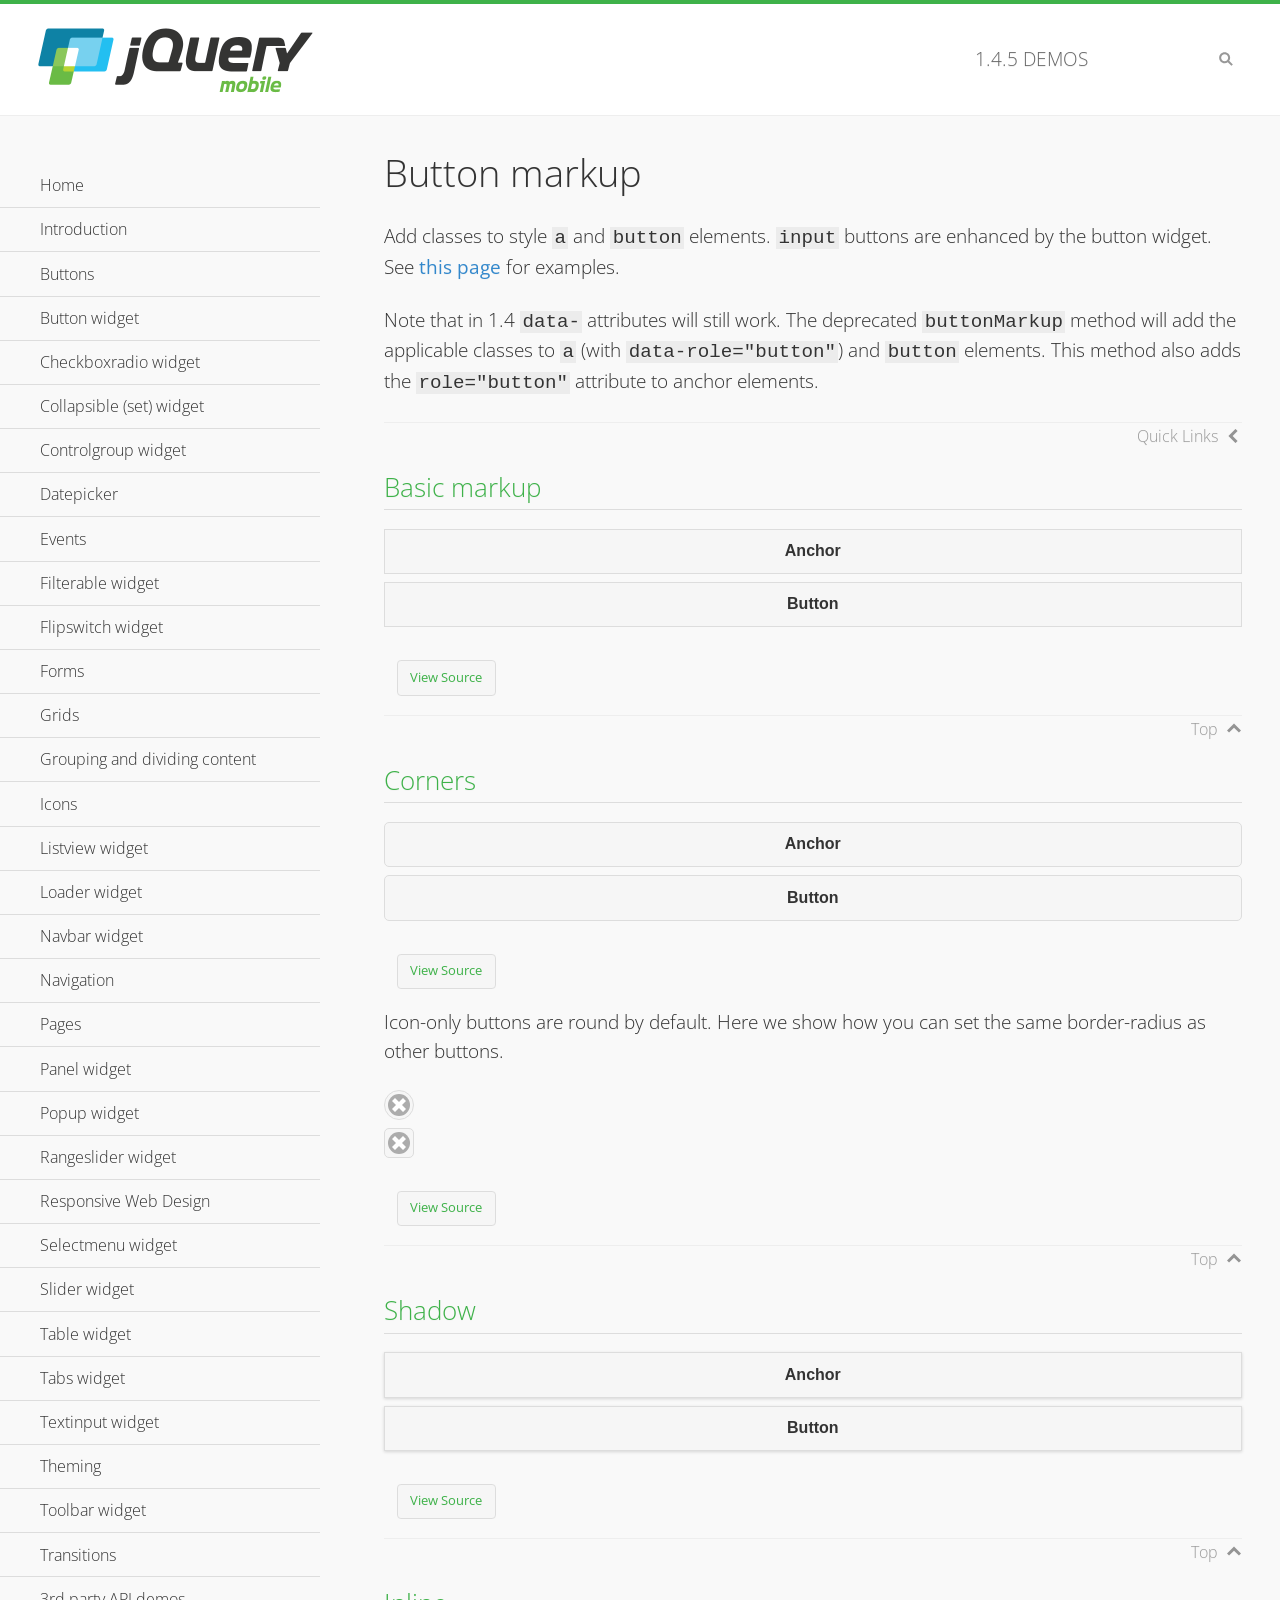
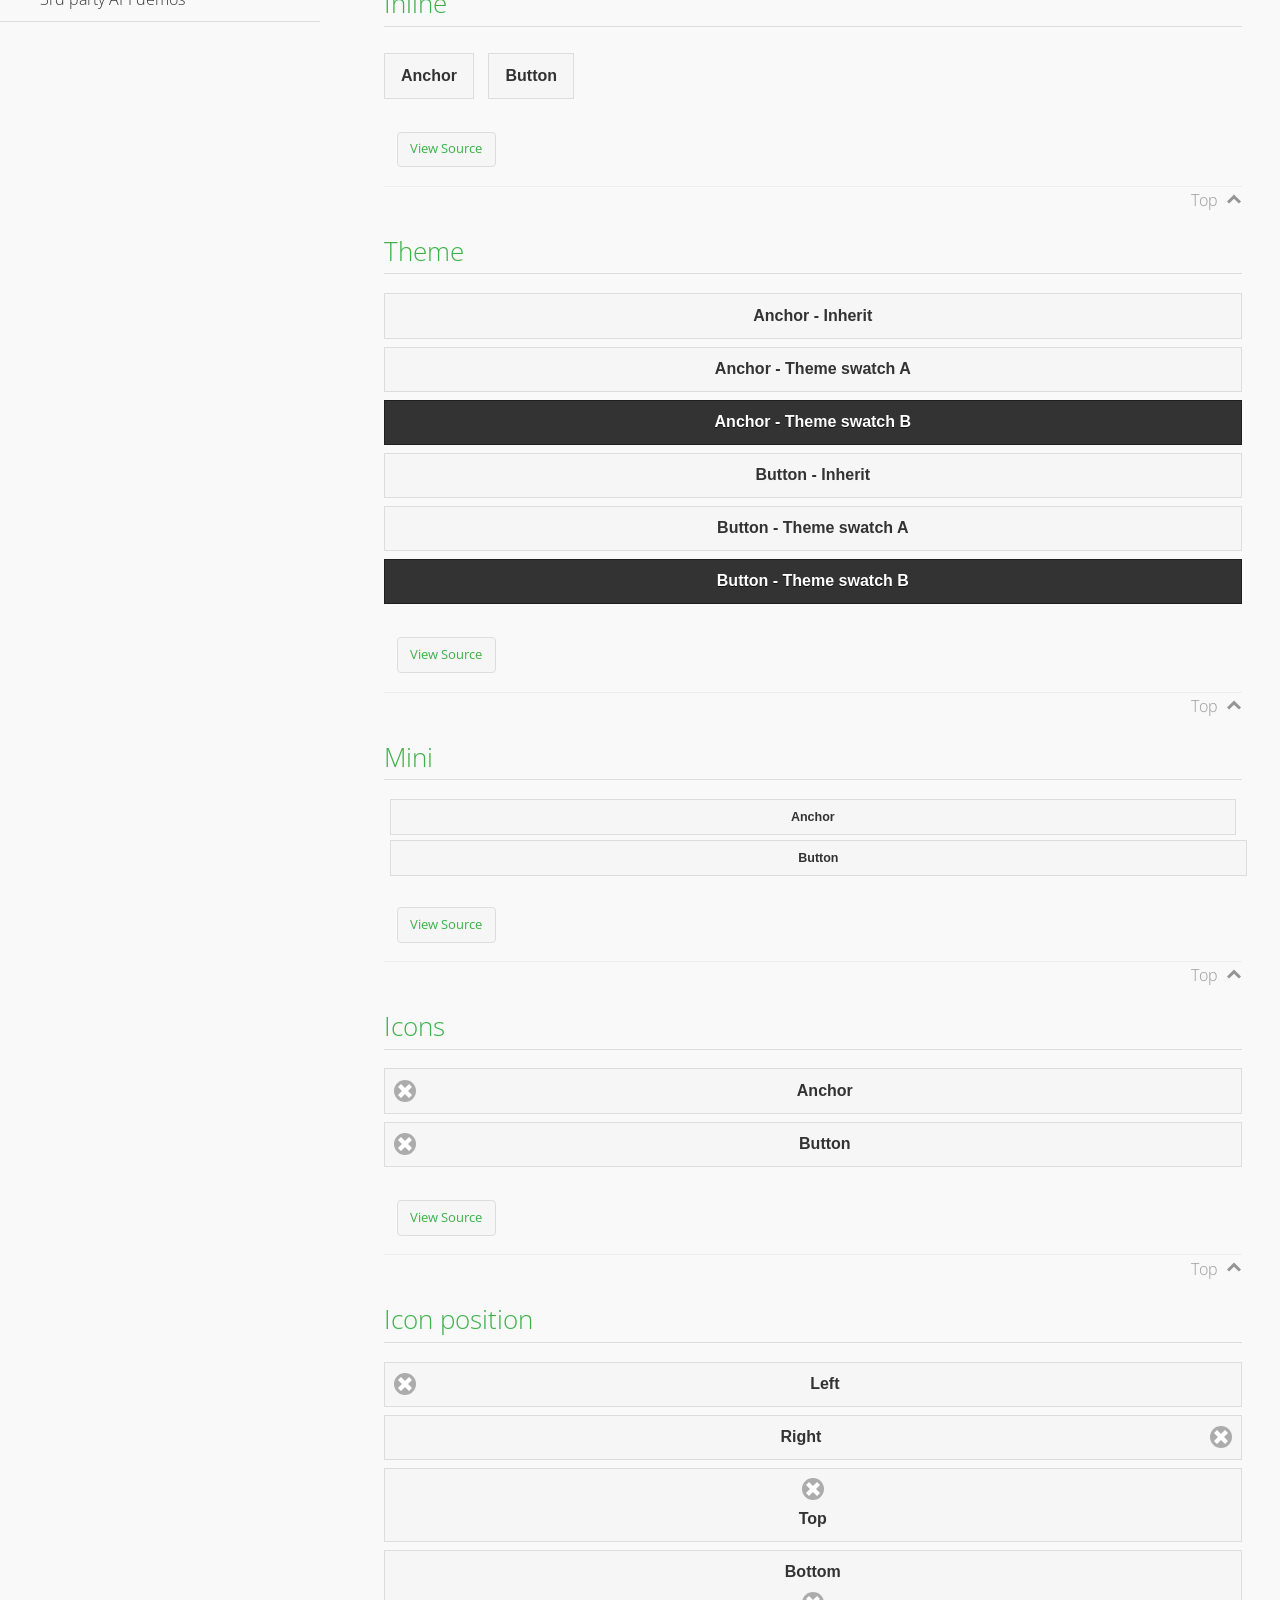
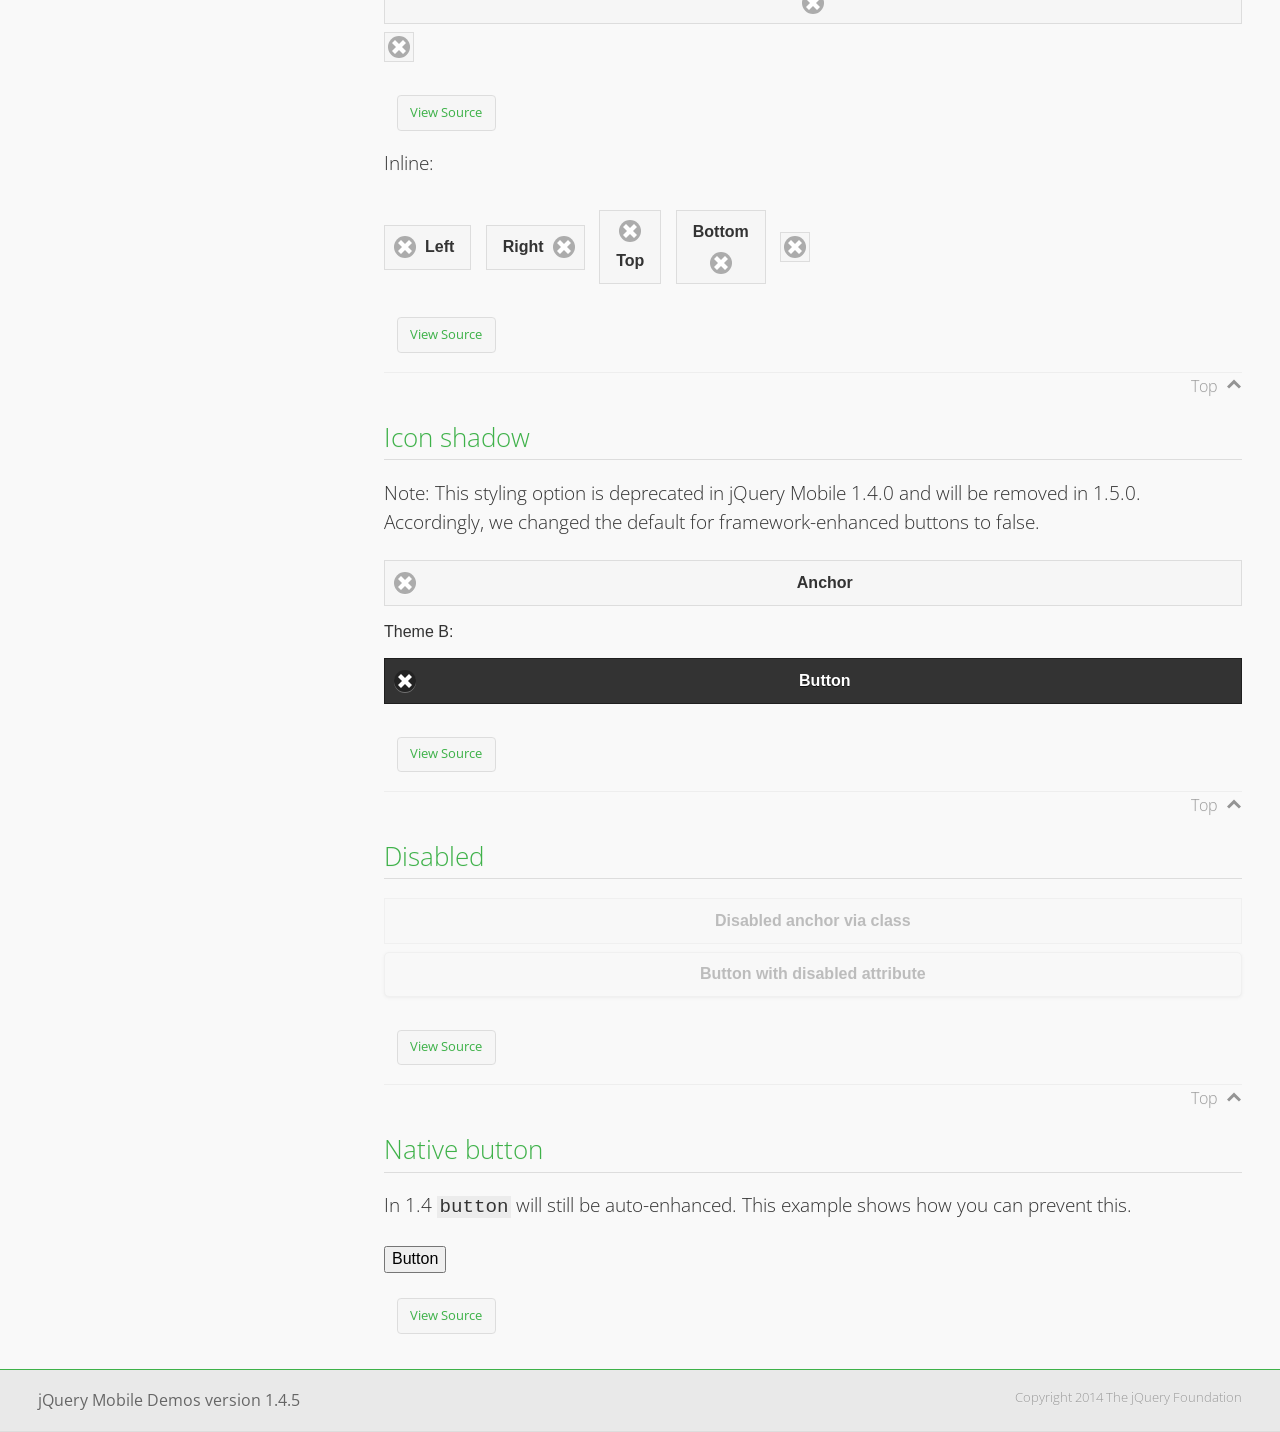
<file: jquery.mobile-1.4.5/demos/button-markup/index.html>
<!DOCTYPE html>
<html>
<head>
	<meta charset="utf-8">
	<meta name="viewport" content="width=device-width, initial-scale=1">
	<title>Button markup - jQuery Mobile Demos</title>
	<link rel="shortcut icon" href="../favicon.ico">
    <link rel="stylesheet" href="http://fonts.googleapis.com/css?family=Open+Sans:300,400,700">
	<link rel="stylesheet" href="../css/themes/default/jquery.mobile-1.4.5.min.css">
	<link rel="stylesheet" href="../_assets/css/jqm-demos.css">
	<script src="../js/jquery.js"></script>
	<script src="../_assets/js/index.js"></script>
	<script src="../js/jquery.mobile-1.4.5.min.js"></script>
	<style>
		#custom-border-radius .ui-btn-icon-notext.ui-corner-all {
			-webkit-border-radius: .3125em;
			border-radius: .3125em;
		}
	</style>
</head>
<body>
<div data-role="page" class="jqm-demos" data-quicklinks="true">

	<div data-role="header" class="jqm-header">
		<h2><a href="../" title="jQuery Mobile Demos home"><img src="../_assets/img/jquery-logo.png" alt="jQuery Mobile"></a></h2>
		<p><span class="jqm-version"></span> Demos</p>
		<a href="#" class="jqm-navmenu-link ui-btn ui-btn-icon-notext ui-corner-all ui-icon-bars ui-nodisc-icon ui-alt-icon ui-btn-left">Menu</a>
		<a href="#" class="jqm-search-link ui-btn ui-btn-icon-notext ui-corner-all ui-icon-search ui-nodisc-icon ui-alt-icon ui-btn-right">Search</a>
	</div><!-- /header -->

	<div role="main" class="ui-content jqm-content">

		<h1>Button markup</h1>

		<p>Add classes to style <code>a</code> and <code>button</code> elements. <code>input</code> buttons are enhanced by the button widget. See <a href="../button/" data-ajax="false">this page</a> for examples.</p>

		<p>Note that in 1.4 <code>data-</code> attributes will still work. The deprecated <code>buttonMarkup</code> method will add the applicable classes to <code>a</code> (with <code>data-role="button"</code>) and <code>button</code> elements. This method also adds the <code>role="button"</code> attribute to anchor elements.</p>

		<h2>Basic markup</h2>

		<div data-demo-html="true">
			<a href="#" class="ui-btn">Anchor</a>
			<button class="ui-btn">Button</button>
		</div><!--/demo-html -->

		<h2>Corners</h2>

		<div data-demo-html="true">
			<a href="#" class="ui-btn ui-corner-all">Anchor</a>
			<button class="ui-btn ui-corner-all">Button</button>
		</div><!--/demo-html -->

		<p>Icon-only buttons are round by default. Here we show how you can set the same border-radius as other buttons.</p>

		<div data-demo-html="true" data-demo-css="true">
			<a href="#" class="ui-btn ui-icon-delete ui-btn-icon-notext ui-corner-all">No text</a>
			<div id="custom-border-radius">
				<a href="#" class="ui-btn ui-icon-delete ui-btn-icon-notext ui-corner-all">No text</a>
			</div>
		</div><!--/demo-html -->

		<h2>Shadow</h2>

		<div data-demo-html="true">
			<a href="#" class="ui-btn ui-shadow">Anchor</a>
			<button class="ui-btn ui-shadow">Button</button>
		</div><!--/demo-html -->

		<h2>Inline</h2>

		<div data-demo-html="true">
			<a href="#" class="ui-btn ui-btn-inline">Anchor</a>
			<button class="ui-btn ui-btn-inline">Button</button>
		</div><!--/demo-html -->

		<h2>Theme</h2>

		<div data-demo-html="true">
			<a href="#" class="ui-btn">Anchor - Inherit</a>
			<a href="#" class="ui-btn ui-btn-a">Anchor - Theme swatch A</a>
			<a href="#" class="ui-btn ui-btn-b">Anchor - Theme swatch B</a>
			<button class="ui-btn">Button - Inherit</button>
			<button class="ui-btn ui-btn-a">Button - Theme swatch A</button>
			<button class="ui-btn ui-btn-b">Button - Theme swatch B</button>
		</div><!--/demo-html -->

		<h2>Mini</h2>

		<div data-demo-html="true">
			<a href="#" class="ui-btn ui-mini">Anchor</a>
			<button class="ui-btn ui-mini">Button</button>
		</div><!--/demo-html -->

		<h2>Icons</h2>

		<div data-demo-html="true">
			<a href="#" class="ui-btn ui-icon-delete ui-btn-icon-left">Anchor</a>
			<button class="ui-btn ui-icon-delete ui-btn-icon-left">Button</button>
		</div><!--/demo-html -->

		<h2>Icon position</h2>

		<div data-demo-html="true">
			<a href="#" class="ui-btn ui-icon-delete ui-btn-icon-left">Left</a>
			<a href="#" class="ui-btn ui-icon-delete ui-btn-icon-right">Right</a>
			<a href="#" class="ui-btn ui-icon-delete ui-btn-icon-top">Top</a>
			<a href="#" class="ui-btn ui-icon-delete ui-btn-icon-bottom">Bottom</a>
			<a href="#" class="ui-btn ui-icon-delete ui-btn-icon-notext">Icon only</a>
		</div><!--/demo-html -->

		<p>Inline:</p>

		<div data-demo-html="true">
			<a href="#" class="ui-btn ui-btn-inline ui-icon-delete ui-btn-icon-left">Left</a>
			<a href="#" class="ui-btn ui-btn-inline ui-icon-delete ui-btn-icon-right">Right</a>
			<a href="#" class="ui-btn ui-btn-inline ui-icon-delete ui-btn-icon-top">Top</a>
			<a href="#" class="ui-btn ui-btn-inline ui-icon-delete ui-btn-icon-bottom">Bottom</a>
			<a href="#" class="ui-btn ui-btn-inline ui-icon-delete ui-btn-icon-notext">Icon only</a>
		</div><!--/demo-html -->

		<h2>Icon shadow</h2>
		<p>Note: This styling option is deprecated in jQuery Mobile 1.4.0 and will be removed in 1.5.0. Accordingly, we changed the default for framework-enhanced buttons to false.</p>

		<div data-demo-html="true">
			<a href="#" class="ui-btn ui-icon-delete ui-btn-icon-left ui-shadow-icon">Anchor</a>
			<p>Theme B:</p>
			<button class="ui-btn ui-icon-delete ui-btn-icon-left ui-shadow-icon ui-btn-b">Button</button>
		</div><!--/demo-html -->

		<h2>Disabled</h2>

		<div data-demo-html="true">
			<a href="#" class="ui-btn ui-state-disabled">Disabled anchor via class</a>
			<button disabled>Button with disabled attribute</button>
		</div><!--/demo-html -->

		<h2>Native button</h2>
		<!-- TODO: Remove this demo in 1.5 -->
		<p>In 1.4 <code>button</code> will still be auto-enhanced. This example shows how you can prevent this.</p>

		<div data-demo-html="true">
			<button data-role="none">Button</button>
		</div><!--/demo-html -->

	</div><!-- /content -->
	    <div data-role="panel" class="jqm-navmenu-panel" data-position="left" data-display="overlay" data-theme="a">
	    	<ul class="jqm-list ui-alt-icon ui-nodisc-icon">
<li data-filtertext="demos homepage" data-icon="home"><a href=".././">Home</a></li>
<li data-filtertext="introduction overview getting started"><a href="../intro/" data-ajax="false">Introduction</a></li>
<li data-filtertext="buttons button markup buttonmarkup method anchor link button element"><a href="../button-markup/" data-ajax="false">Buttons</a></li>
<li data-filtertext="form button widget input button submit reset"><a href="../button/" data-ajax="false">Button widget</a></li>
<li data-role="collapsible" data-enhanced="true" data-collapsed-icon="carat-d" data-expanded-icon="carat-u" data-iconpos="right" data-inset="false" class="ui-collapsible ui-collapsible-themed-content ui-collapsible-collapsed">
	<h3 class="ui-collapsible-heading ui-collapsible-heading-collapsed">
		<a href="#" class="ui-collapsible-heading-toggle ui-btn ui-btn-icon-right ui-btn-inherit ui-icon-carat-d">
		    Checkboxradio widget<span class="ui-collapsible-heading-status"> click to expand contents</span>
		</a>
	</h3>
	<div class="ui-collapsible-content ui-body-inherit ui-collapsible-content-collapsed" aria-hidden="true">
		<ul>
			<li data-filtertext="form checkboxradio widget checkbox input checkboxes controlgroups"><a href="../checkboxradio-checkbox/" data-ajax="false">Checkboxes</a></li>
			<li data-filtertext="form checkboxradio widget radio input radio buttons controlgroups"><a href="../checkboxradio-radio/" data-ajax="false">Radio buttons</a></li>
		</ul>
	</div>
</li>
<li data-role="collapsible" data-enhanced="true" data-collapsed-icon="carat-d" data-expanded-icon="carat-u" data-iconpos="right" data-inset="false" class="ui-collapsible ui-collapsible-themed-content ui-collapsible-collapsed">
	<h3 class="ui-collapsible-heading ui-collapsible-heading-collapsed">
		<a href="#" class="ui-collapsible-heading-toggle ui-btn ui-btn-icon-right ui-btn-inherit ui-icon-carat-d">
			Collapsible (set) widget<span class="ui-collapsible-heading-status"> click to expand contents</span>
		</a>
	</h3>
	<div class="ui-collapsible-content ui-body-inherit ui-collapsible-content-collapsed" aria-hidden="true">
		<ul>
			<li data-filtertext="collapsibles content formatting"><a href="../collapsible/" data-ajax="false">Collapsible</a></li>
			<li data-filtertext="dynamic collapsible set accordion append expand"><a href="../collapsible-dynamic/" data-ajax="false">Dynamic collapsibles</a></li>
			<li data-filtertext="accordions collapsible set widget content formatting grouped collapsibles"><a href="../collapsibleset/" data-ajax="false">Collapsible set</a></li>
		</ul>
	</div>
</li>
<li data-role="collapsible" data-enhanced="true" data-collapsed-icon="carat-d" data-expanded-icon="carat-u" data-iconpos="right" data-inset="false" class="ui-collapsible ui-collapsible-themed-content ui-collapsible-collapsed">
	<h3 class="ui-collapsible-heading ui-collapsible-heading-collapsed">
		<a href="#" class="ui-collapsible-heading-toggle ui-btn ui-btn-icon-right ui-btn-inherit ui-icon-carat-d">
			Controlgroup widget<span class="ui-collapsible-heading-status"> click to expand contents</span>
		</a>
	</h3>
	<div class="ui-collapsible-content ui-body-inherit ui-collapsible-content-collapsed" aria-hidden="true">
		<ul>
			<li data-filtertext="controlgroups selectmenu checkboxradio input grouped buttons horizontal vertical"><a href="../controlgroup/" data-ajax="false">Controlgroup</a></li>
			<li data-filtertext="dynamic controlgroup dynamically add buttons"><a href="../controlgroup-dynamic/" data-ajax="false">Dynamic controlgroups</a></li>
		</ul>
	</div>
</li>
<li data-filtertext="form datepicker widget date input"><a href="../datepicker/" data-ajax="false">Datepicker</a></li>
<li data-role="collapsible" data-enhanced="true" data-collapsed-icon="carat-d" data-expanded-icon="carat-u" data-iconpos="right" data-inset="false" class="ui-collapsible ui-collapsible-themed-content ui-collapsible-collapsed">
	<h3 class="ui-collapsible-heading ui-collapsible-heading-collapsed">
		<a href="#" class="ui-collapsible-heading-toggle ui-btn ui-btn-icon-right ui-btn-inherit ui-icon-carat-d">
			Events<span class="ui-collapsible-heading-status"> click to expand contents</span>
		</a>
	</h3>
	<div class="ui-collapsible-content ui-body-inherit ui-collapsible-content-collapsed" aria-hidden="true">
		<ul>
			<li data-filtertext="swipe to delete list items listviews swipe events"><a href="../swipe-list/" data-ajax="false">Swipe list items</a></li>
			<li data-filtertext="swipe to navigate swipe page navigation swipe events"><a href="../swipe-page/" data-ajax="false">Swipe page navigation</a></li>
		</ul>
	</div>
</li>
<li data-filtertext="filterable filter elements sorting searching listview table"><a href="../filterable/" data-ajax="false">Filterable widget</a></li>
<li data-filtertext="form flipswitch widget flip toggle switch binary select checkbox input"><a href="../flipswitch/" data-ajax="false">Flipswitch widget</a></li>
<li data-role="collapsible" data-enhanced="true" data-collapsed-icon="carat-d" data-expanded-icon="carat-u" data-iconpos="right" data-inset="false" class="ui-collapsible ui-collapsible-themed-content ui-collapsible-collapsed">
	<h3 class="ui-collapsible-heading ui-collapsible-heading-collapsed">
		<a href="#" class="ui-collapsible-heading-toggle ui-btn ui-btn-icon-right ui-btn-inherit ui-icon-carat-d">
			Forms<span class="ui-collapsible-heading-status"> click to expand contents</span>
		</a>
	</h3>
	<div class="ui-collapsible-content ui-body-inherit ui-collapsible-content-collapsed" aria-hidden="true">
		<ul>
			<li data-filtertext="forms text checkbox radio range button submit reset inputs selects textarea slider flipswitch label form elements"><a href="../forms/" data-ajax="false">Forms</a></li>
			<li data-filtertext="form hide labels hidden accessible ui-hidden-accessible forms"><a href="../forms-label-hidden-accessible/" data-ajax="false">Hide labels</a></li>
			<li data-filtertext="form field containers fieldcontain ui-field-contain forms"><a href="../forms-field-contain/" data-ajax="false">Field containers</a></li>
			<li data-filtertext="forms disabled form elements"><a href="../forms-disabled/" data-ajax="false">Forms disabled</a></li>
			<li data-filtertext="forms gallery examples overview forms text checkbox radio range button submit reset inputs selects textarea slider flipswitch label form elements"><a href="../forms-gallery/" data-ajax="false">Forms gallery</a></li>
		</ul>
	</div>
</li>
<li data-role="collapsible" data-enhanced="true" data-collapsed-icon="carat-d" data-expanded-icon="carat-u" data-iconpos="right" data-inset="false" class="ui-collapsible ui-collapsible-themed-content ui-collapsible-collapsed">
	<h3 class="ui-collapsible-heading ui-collapsible-heading-collapsed">
		<a href="#" class="ui-collapsible-heading-toggle ui-btn ui-btn-icon-right ui-btn-inherit ui-icon-carat-d">
			Grids<span class="ui-collapsible-heading-status"> click to expand contents</span>
		</a>
	</h3>
	<div class="ui-collapsible-content ui-body-inherit ui-collapsible-content-collapsed" aria-hidden="true">
		<ul>
			<li data-filtertext="grids columns blocks content formatting rwd responsive css framework"><a href="../grids/" data-ajax="false">Grids</a></li>
			<li data-filtertext="buttons in grids css framework"><a href="../grids-buttons/" data-ajax="false">Buttons in grids</a></li>
			<li data-filtertext="custom responsive grids rwd css framework"><a href="../grids-custom-responsive/" data-ajax="false">Custom responsive grids</a></li>
		</ul>
	</div>
</li>
<li data-filtertext="blocks content formatting sections heading"><a href="../body-bar-classes/" data-ajax="false">Grouping and dividing content</a></li>
<li data-role="collapsible" data-enhanced="true" data-collapsed-icon="carat-d" data-expanded-icon="carat-u" data-iconpos="right" data-inset="false" class="ui-collapsible ui-collapsible-themed-content ui-collapsible-collapsed">
	<h3 class="ui-collapsible-heading ui-collapsible-heading-collapsed">
		<a href="#" class="ui-collapsible-heading-toggle ui-btn ui-btn-icon-right ui-btn-inherit ui-icon-carat-d">
			Icons<span class="ui-collapsible-heading-status"> click to expand contents</span>
		</a>
	</h3>
	<div class="ui-collapsible-content ui-body-inherit ui-collapsible-content-collapsed" aria-hidden="true">
		<ul>
			<li data-filtertext="button icons svg disc alt custom icon position"><a href="../icons/" data-ajax="false">Icons</a></li>
			<li data-filtertext=""><a href="../icons-grunticon/" data-ajax="false">Grunticon loader</a></li>
		</ul>
	</div>
</li>
<li data-role="collapsible" data-enhanced="true" data-collapsed-icon="carat-d" data-expanded-icon="carat-u" data-iconpos="right" data-inset="false" class="ui-collapsible ui-collapsible-themed-content ui-collapsible-collapsed">
	<h3 class="ui-collapsible-heading ui-collapsible-heading-collapsed">
		<a href="#" class="ui-collapsible-heading-toggle ui-btn ui-btn-icon-right ui-btn-inherit ui-icon-carat-d">
			Listview widget<span class="ui-collapsible-heading-status"> click to expand contents</span>
		</a>
	</h3>
	<div class="ui-collapsible-content ui-body-inherit ui-collapsible-content-collapsed" aria-hidden="true">
		<ul>
			<li data-filtertext="listview widget thumbnails icons nested split button collapsible ul ol"><a href="../listview/" data-ajax="false">Listview</a></li>
			<li data-filtertext="autocomplete filterable reveal listview filtertextbeforefilter placeholder"><a href="../listview-autocomplete/" data-ajax="false">Listview autocomplete</a></li>
			<li data-filtertext="autocomplete filterable reveal listview remote data filtertextbeforefilter placeholder"><a href="../listview-autocomplete-remote/" data-ajax="false">Listview autocomplete remote data</a></li>
			<li data-filtertext="autodividers anchor jump scroll linkbars listview lists ul ol"><a href="../listview-autodividers-linkbar/" data-ajax="false">Listview autodividers linkbar</a></li>
			<li data-filtertext="listview autodividers selector autodividersselector lists ul ol"><a href="../listview-autodividers-selector/" data-ajax="false">Listview autodividers selector</a></li>
			<li data-filtertext="listview nested list items"><a href="../listview-nested-lists/" data-ajax="false">Nested Listviews</a></li>
			<li data-filtertext="listview collapsible list items flat"><a href="../listview-collapsible-item-flat/" data-ajax="false">Listview collapsible list items (flat)</a></li>
			<li data-filtertext="listview collapsible list indented"><a href="../listview-collapsible-item-indented/" data-ajax="false">Listview collapsible list items (indented)</a></li>
			<li data-filtertext="grid listview responsive grids responsive listviews lists ul"><a href="../listview-grid/" data-ajax="false">Listview responsive grid</a></li>
		</ul>
	</div>
</li>
<li data-filtertext="loader widget page loading navigation overlay spinner"><a href="../loader/" data-ajax="false">Loader widget</a></li>
<li data-filtertext="navbar widget navmenu toolbars header footer"><a href="../navbar/" data-ajax="false">Navbar widget</a></li>
<li data-role="collapsible" data-enhanced="true" data-collapsed-icon="carat-d" data-expanded-icon="carat-u" data-iconpos="right" data-inset="false" class="ui-collapsible ui-collapsible-themed-content ui-collapsible-collapsed">
	<h3 class="ui-collapsible-heading ui-collapsible-heading-collapsed">
		<a href="#" class="ui-collapsible-heading-toggle ui-btn ui-btn-icon-right ui-btn-inherit ui-icon-carat-d">
			Navigation<span class="ui-collapsible-heading-status"> click to expand contents</span>
		</a>
	</h3>
	<div class="ui-collapsible-content ui-body-inherit ui-collapsible-content-collapsed" aria-hidden="true">
		<ul>
			<li data-filtertext="ajax navigation navigate widget history event method"><a href="../navigation/" data-ajax="false">Navigation</a></li>
			<li data-filtertext="linking pages page links navigation ajax prefetch cache"><a href="../navigation-linking-pages/" data-ajax="false">Linking pages</a></li>
			<!-- <li data-filtertext="php redirect server redirection server-side navigation"><a href="../navigation-php-redirect/" data-ajax="false">PHP redirect demo</a></li>-->
			<li data-filtertext="navigation redirection hash query"><a href="../navigation-hash-processing/" data-ajax="false">Hash processing demo</a></li>
			<li data-filtertext="navigation redirection hash query"><a href="../page-events/" data-ajax="false">Page Navigation Events</a></li>
		</ul>
	</div>
</li>
<li data-role="collapsible" data-enhanced="true" data-collapsed-icon="carat-d" data-expanded-icon="carat-u" data-iconpos="right" data-inset="false" class="ui-collapsible ui-collapsible-themed-content ui-collapsible-collapsed">
	<h3 class="ui-collapsible-heading ui-collapsible-heading-collapsed">
		<a href="#" class="ui-collapsible-heading-toggle ui-btn ui-btn-icon-right ui-btn-inherit ui-icon-carat-d">
			Pages<span class="ui-collapsible-heading-status"> click to expand contents</span>
		</a>
	</h3>
	<div class="ui-collapsible-content ui-body-inherit ui-collapsible-content-collapsed" aria-hidden="true">
		<ul>
			<li data-filtertext="pages page widget ajax navigation"><a href="../pages/" data-ajax="false">Pages</a></li>
			<li data-filtertext="single page"><a href="../pages-single-page/" data-ajax="false">Single page</a></li>
			<li data-filtertext="multipage multi-page page"><a href="../pages-multi-page/" data-ajax="false">Multi-page template</a></li>
			<li data-filtertext="dialog page widget modal popup"><a href="../pages-dialog/" data-ajax="false">Dialog page</a></li>
		</ul>
	</div>
</li>
<li data-role="collapsible" data-enhanced="true" data-collapsed-icon="carat-d" data-expanded-icon="carat-u" data-iconpos="right" data-inset="false" class="ui-collapsible ui-collapsible-themed-content ui-collapsible-collapsed">
	<h3 class="ui-collapsible-heading ui-collapsible-heading-collapsed">
		<a href="#" class="ui-collapsible-heading-toggle ui-btn ui-btn-icon-right ui-btn-inherit ui-icon-carat-d">
			Panel widget<span class="ui-collapsible-heading-status"> click to expand contents</span>
		</a>
	</h3>
	<div class="ui-collapsible-content ui-body-inherit ui-collapsible-content-collapsed" aria-hidden="true">
		<ul>
			<li data-filtertext="panel widget sliding panels reveal push overlay responsive"><a href="../panel/" data-ajax="false">Panel</a></li>
			<li data-filtertext=""><a href="../panel-external/" data-ajax="false">External panels</a></li>
			<li data-filtertext="panel "><a href="../panel-fixed/" data-ajax="false">Fixed panels</a></li>
			<li data-filtertext="panel slide panels sliding panels shadow rwd responsive breakpoint"><a href="../panel-responsive/" data-ajax="false">Panels responsive</a></li>
			<li data-filtertext="panel custom style custom panel width reveal shadow listview panel styling page background wrapper"><a href="../panel-styling/" data-ajax="false">Custom panel style</a></li>
			<li data-filtertext="panel open on swipe"><a href="../panel-swipe-open/" data-ajax="false">Panel open on swipe</a></li>
			<li data-filtertext="panels outside page internal external toolbars"><a href="../panel-external-internal/" data-ajax="false">Panel external and internal</a></li>
		</ul>
	</div>
</li>
<li data-role="collapsible" data-enhanced="true" data-collapsed-icon="carat-d" data-expanded-icon="carat-u" data-iconpos="right" data-inset="false" class="ui-collapsible ui-collapsible-themed-content ui-collapsible-collapsed">
	<h3 class="ui-collapsible-heading ui-collapsible-heading-collapsed">
		<a href="#" class="ui-collapsible-heading-toggle ui-btn ui-btn-icon-right ui-btn-inherit ui-icon-carat-d">
			Popup widget<span class="ui-collapsible-heading-status"> click to expand contents</span>
		</a>
	</h3>
	<div class="ui-collapsible-content ui-body-inherit ui-collapsible-content-collapsed" aria-hidden="true">
		<ul>
			<li data-filtertext="popup widget popups dialog modal transition tooltip lightbox form overlay screen flip pop fade transition"><a href="../popup/" data-ajax="false">Popup</a></li>
			<li data-filtertext="popup alignment position"><a href="../popup-alignment/" data-ajax="false">Popup alignment</a></li>
			<li data-filtertext="popup arrow size popups popover"><a href="../popup-arrow-size/" data-ajax="false">Popup arrow size</a></li>
			<li data-filtertext="dynamic popups popup images lightbox"><a href="../popup-dynamic/" data-ajax="false">Dynamic popups</a></li>
			<li data-filtertext="popups with iframes scaling"><a href="../popup-iframe/" data-ajax="false">Popups with iframes</a></li>
			<li data-filtertext="popup image scaling"><a href="../popup-image-scaling/" data-ajax="false">Popup image scaling</a></li>
			<li data-filtertext="external popup outside multi-page"><a href="../popup-outside-multipage/" data-ajax="false">Popup outside multi-page</a></li>
		</ul>
	</div>
</li>
<li data-filtertext="form rangeslider widget dual sliders dual handle sliders range input"><a href="../rangeslider/" data-ajax="false">Rangeslider widget</a></li>
<li data-filtertext="responsive web design rwd adaptive progressive enhancement PE accessible mobile breakpoints media query media queries"><a href="../rwd/" data-ajax="false">Responsive Web Design</a></li>
<li data-role="collapsible" data-enhanced="true" data-collapsed-icon="carat-d" data-expanded-icon="carat-u" data-iconpos="right" data-inset="false" class="ui-collapsible ui-collapsible-themed-content ui-collapsible-collapsed">
	<h3 class="ui-collapsible-heading ui-collapsible-heading-collapsed">
		<a href="#" class="ui-collapsible-heading-toggle ui-btn ui-btn-icon-right ui-btn-inherit ui-icon-carat-d">
			Selectmenu widget<span class="ui-collapsible-heading-status"> click to expand contents</span>
		</a>
	</h3>
	<div class="ui-collapsible-content ui-body-inherit ui-collapsible-content-collapsed" aria-hidden="true">
		<ul>
			<li data-filtertext="form selectmenu widget select input custom select menu selects"><a href="../selectmenu/" data-ajax="false">Selectmenu</a></li>
			<li data-filtertext="form custom select menu selectmenu widget custom menu option optgroup multiple selects"><a href="../selectmenu-custom/" data-ajax="false">Custom select menu</a></li>
			<li data-filtertext="filterable select filter popup dialog"><a href="../selectmenu-custom-filter/" data-ajax="false">Custom select menu with filter</a></li>
		</ul>
	</div>
</li>
<li data-role="collapsible" data-enhanced="true" data-collapsed-icon="carat-d" data-expanded-icon="carat-u" data-iconpos="right" data-inset="false" class="ui-collapsible ui-collapsible-themed-content ui-collapsible-collapsed">
	<h3 class="ui-collapsible-heading ui-collapsible-heading-collapsed">
		<a href="#" class="ui-collapsible-heading-toggle ui-btn ui-btn-icon-right ui-btn-inherit ui-icon-carat-d">
			Slider widget<span class="ui-collapsible-heading-status"> click to expand contents</span>
		</a>
	</h3>
	<div class="ui-collapsible-content ui-body-inherit ui-collapsible-content-collapsed" aria-hidden="true">
		<ul>
			<li data-filtertext="form slider widget range input single sliders"><a href="../slider/" data-ajax="false">Slider</a></li>
			<li data-filtertext="form slider widget flipswitch slider binary select flip toggle switch"><a href="../slider-flipswitch/" data-ajax="false">Slider flip toggle switch</a></li>
			<li data-filtertext="form slider tooltip handle value input range sliders"><a href="../slider-tooltip/" data-ajax="false">Slider tooltip</a></li>
		</ul>
	</div>
</li>
<li data-role="collapsible" data-enhanced="true" data-collapsed-icon="carat-d" data-expanded-icon="carat-u" data-iconpos="right" data-inset="false" class="ui-collapsible ui-collapsible-themed-content ui-collapsible-collapsed">
	<h3 class="ui-collapsible-heading ui-collapsible-heading-collapsed">
		<a href="#" class="ui-collapsible-heading-toggle ui-btn ui-btn-icon-right ui-btn-inherit ui-icon-carat-d">
			Table widget<span class="ui-collapsible-heading-status"> click to expand contents</span>
		</a>
	</h3>
	<div class="ui-collapsible-content ui-body-inherit ui-collapsible-content-collapsed" aria-hidden="true">
		<ul>
			<li data-filtertext="table widget reflow column toggle th td responsive tables rwd hide show tabular"><a href="../table-column-toggle/" data-ajax="false">Table Column Toggle</a></li>
			<li data-filtertext="table column toggle phone comparison demo"><a href="../table-column-toggle-example/" data-ajax="false">Table Column Toggle demo</a></li>
			<li data-filtertext="responsive tables table column toggle heading groups rwd breakpoint"><a href="../table-column-toggle-heading-groups/" data-ajax="false">Table Column Toggle heading groups</a></li>
			<li data-filtertext="responsive tables table column toggle hide rwd breakpoint customization options"><a href="../table-column-toggle-options/" data-ajax="false">Table Column Toggle options</a></li>
			<li data-filtertext="table reflow th td responsive rwd columns tabular"><a href="../table-reflow/" data-ajax="false">Table Reflow</a></li>
			<li data-filtertext="responsive tables table reflow heading groups rwd breakpoint"><a href="../table-reflow-heading-groups/" data-ajax="false">Table Reflow heading groups</a></li>
			<li data-filtertext="responsive tables table reflow stripes strokes table style"><a href="../table-reflow-stripes-strokes/" data-ajax="false">Table Reflow stripes and strokes</a></li>
			<li data-filtertext="responsive tables table reflow stack custom styles"><a href="../table-reflow-styling/" data-ajax="false">Table Reflow custom styles</a></li>
		</ul>
	</div>
</li>
<li data-filtertext="ui tabs widget"><a href="../tabs/" data-ajax="false">Tabs widget</a></li>
<li data-filtertext="form textinput widget text input textarea number date time tel email file color password"><a href="../textinput/" data-ajax="false">Textinput widget</a></li>
<li data-role="collapsible" data-enhanced="true" data-collapsed-icon="carat-d" data-expanded-icon="carat-u" data-iconpos="right" data-inset="false" class="ui-collapsible ui-collapsible-themed-content ui-collapsible-collapsed">
	<h3 class="ui-collapsible-heading ui-collapsible-heading-collapsed">
		<a href="#" class="ui-collapsible-heading-toggle ui-btn ui-btn-icon-right ui-btn-inherit ui-icon-carat-d">
			Theming<span class="ui-collapsible-heading-status"> click to expand contents</span>
		</a>
	</h3>
	<div class="ui-collapsible-content ui-body-inherit ui-collapsible-content-collapsed" aria-hidden="true">
		<ul>
			<li data-filtertext="default theme swatches theming style css"><a href="../theme-default/" data-ajax="false">Default theme</a></li>
			<li data-filtertext="classic theme old theme swatches theming style css"><a href="../theme-classic/" data-ajax="false">Classic theme</a></li>
		</ul>
	</div>
</li>
<li data-role="collapsible" data-enhanced="true" data-collapsed-icon="carat-d" data-expanded-icon="carat-u" data-iconpos="right" data-inset="false" class="ui-collapsible ui-collapsible-themed-content ui-collapsible-collapsed">
	<h3 class="ui-collapsible-heading ui-collapsible-heading-collapsed">
		<a href="#" class="ui-collapsible-heading-toggle ui-btn ui-btn-icon-right ui-btn-inherit ui-icon-carat-d">
			Toolbar widget<span class="ui-collapsible-heading-status"> click to expand contents</span>
		</a>
	</h3>
	<div class="ui-collapsible-content ui-body-inherit ui-collapsible-content-collapsed" aria-hidden="true">
		<ul>
			<li data-filtertext="toolbar widget header footer toolbars fixed fullscreen external sections"><a href="../toolbar/" data-ajax="false">Toolbar</a></li>
			<li data-filtertext="dynamic toolbars dynamically add toolbar header footer"><a href="../toolbar-dynamic/" data-ajax="false">Dynamic toolbars</a></li>
			<li data-filtertext="external toolbars header footer"><a href="../toolbar-external/" data-ajax="false">External toolbars</a></li>
			<li data-filtertext="fixed toolbars header footer"><a href="../toolbar-fixed/" data-ajax="false">Fixed toolbars</a></li>
			<li data-filtertext="fixed fullscreen toolbars header footer"><a href="../toolbar-fixed-fullscreen/" data-ajax="false">Fullscreen toolbars</a></li>
			<li data-filtertext="external fixed toolbars header footer"><a href="../toolbar-fixed-external/" data-ajax="false">Fixed external toolbars</a></li>
			<li data-filtertext="external persistent toolbars header footer navbar navmenu"><a href="../toolbar-fixed-persistent/" data-ajax="false">Persistent toolbars</a></li>
			<li data-filtertext="external ajax optimized toolbars persistent toolbars header footer navbar"><a href="../toolbar-fixed-persistent-optimized/" data-ajax="false">Ajax optimized toolbars</a></li>
			<li data-filtertext="form in toolbars header footer"><a href="../toolbar-fixed-forms/" data-ajax="false">Form in toolbar</a></li>
		</ul>
	</div>
</li>
<li data-filtertext="page transitions animated pages popup navigation flip slide fade pop"><a href="../transitions/" data-ajax="false">Transitions</a></li>
<li data-role="collapsible" data-enhanced="true" data-collapsed-icon="carat-d" data-expanded-icon="carat-u" data-iconpos="right" data-inset="false" class="ui-collapsible ui-collapsible-themed-content ui-collapsible-collapsed">
	<h3 class="ui-collapsible-heading ui-collapsible-heading-collapsed">
		<a href="#" class="ui-collapsible-heading-toggle ui-btn ui-btn-icon-right ui-btn-inherit ui-icon-carat-d">
			3rd party API demos<span class="ui-collapsible-heading-status"> click to expand contents</span>
		</a>
	</h3>
	<div class="ui-collapsible-content ui-body-inherit ui-collapsible-content-collapsed" aria-hidden="true">
		<ul>
			<li data-filtertext="backbone requirejs navigation router"><a href="../backbone-requirejs/" data-ajax="false">Backbone RequireJS</a></li>
			<li data-filtertext="google maps geolocation demo"><a href="../map-geolocation/" data-ajax="false">Google Maps geolocation</a></li>
			<li data-filtertext="google maps hybrid"><a href="../map-list-toggle/" data-ajax="false">Google Maps list toggle</a></li>
		</ul>
	</div>
</li>



		     </ul>
		</div><!-- /panel -->


	<div data-role="footer" data-position="fixed" data-tap-toggle="false" class="jqm-footer">
		<p>jQuery Mobile Demos version <span class="jqm-version"></span></p>
		<p>Copyright 2014 The jQuery Foundation</p>
	</div><!-- /footer -->
	<!-- TODO: This should become an external panel so we can add input to markup (unique ID) -->
    <div data-role="panel" class="jqm-search-panel" data-position="right" data-display="overlay" data-theme="a">
		<div class="jqm-search">
			<ul class="jqm-list" data-filter-placeholder="Search demos..." data-filter-reveal="true">
<li data-filtertext="demos homepage" data-icon="home"><a href=".././">Home</a></li>
<li data-filtertext="introduction overview getting started"><a href="../intro/" data-ajax="false">Introduction</a></li>
<li data-filtertext="buttons button markup buttonmarkup method anchor link button element"><a href="../button-markup/" data-ajax="false">Buttons</a></li>
<li data-filtertext="form button widget input button submit reset"><a href="../button/" data-ajax="false">Button widget</a></li>
<li data-role="collapsible" data-enhanced="true" data-collapsed-icon="carat-d" data-expanded-icon="carat-u" data-iconpos="right" data-inset="false" class="ui-collapsible ui-collapsible-themed-content ui-collapsible-collapsed">
	<h3 class="ui-collapsible-heading ui-collapsible-heading-collapsed">
		<a href="#" class="ui-collapsible-heading-toggle ui-btn ui-btn-icon-right ui-btn-inherit ui-icon-carat-d">
		    Checkboxradio widget<span class="ui-collapsible-heading-status"> click to expand contents</span>
		</a>
	</h3>
	<div class="ui-collapsible-content ui-body-inherit ui-collapsible-content-collapsed" aria-hidden="true">
		<ul>
			<li data-filtertext="form checkboxradio widget checkbox input checkboxes controlgroups"><a href="../checkboxradio-checkbox/" data-ajax="false">Checkboxes</a></li>
			<li data-filtertext="form checkboxradio widget radio input radio buttons controlgroups"><a href="../checkboxradio-radio/" data-ajax="false">Radio buttons</a></li>
		</ul>
	</div>
</li>
<li data-role="collapsible" data-enhanced="true" data-collapsed-icon="carat-d" data-expanded-icon="carat-u" data-iconpos="right" data-inset="false" class="ui-collapsible ui-collapsible-themed-content ui-collapsible-collapsed">
	<h3 class="ui-collapsible-heading ui-collapsible-heading-collapsed">
		<a href="#" class="ui-collapsible-heading-toggle ui-btn ui-btn-icon-right ui-btn-inherit ui-icon-carat-d">
			Collapsible (set) widget<span class="ui-collapsible-heading-status"> click to expand contents</span>
		</a>
	</h3>
	<div class="ui-collapsible-content ui-body-inherit ui-collapsible-content-collapsed" aria-hidden="true">
		<ul>
			<li data-filtertext="collapsibles content formatting"><a href="../collapsible/" data-ajax="false">Collapsible</a></li>
			<li data-filtertext="dynamic collapsible set accordion append expand"><a href="../collapsible-dynamic/" data-ajax="false">Dynamic collapsibles</a></li>
			<li data-filtertext="accordions collapsible set widget content formatting grouped collapsibles"><a href="../collapsibleset/" data-ajax="false">Collapsible set</a></li>
		</ul>
	</div>
</li>
<li data-role="collapsible" data-enhanced="true" data-collapsed-icon="carat-d" data-expanded-icon="carat-u" data-iconpos="right" data-inset="false" class="ui-collapsible ui-collapsible-themed-content ui-collapsible-collapsed">
	<h3 class="ui-collapsible-heading ui-collapsible-heading-collapsed">
		<a href="#" class="ui-collapsible-heading-toggle ui-btn ui-btn-icon-right ui-btn-inherit ui-icon-carat-d">
			Controlgroup widget<span class="ui-collapsible-heading-status"> click to expand contents</span>
		</a>
	</h3>
	<div class="ui-collapsible-content ui-body-inherit ui-collapsible-content-collapsed" aria-hidden="true">
		<ul>
			<li data-filtertext="controlgroups selectmenu checkboxradio input grouped buttons horizontal vertical"><a href="../controlgroup/" data-ajax="false">Controlgroup</a></li>
			<li data-filtertext="dynamic controlgroup dynamically add buttons"><a href="../controlgroup-dynamic/" data-ajax="false">Dynamic controlgroups</a></li>
		</ul>
	</div>
</li>
<li data-filtertext="form datepicker widget date input"><a href="../datepicker/" data-ajax="false">Datepicker</a></li>
<li data-role="collapsible" data-enhanced="true" data-collapsed-icon="carat-d" data-expanded-icon="carat-u" data-iconpos="right" data-inset="false" class="ui-collapsible ui-collapsible-themed-content ui-collapsible-collapsed">
	<h3 class="ui-collapsible-heading ui-collapsible-heading-collapsed">
		<a href="#" class="ui-collapsible-heading-toggle ui-btn ui-btn-icon-right ui-btn-inherit ui-icon-carat-d">
			Events<span class="ui-collapsible-heading-status"> click to expand contents</span>
		</a>
	</h3>
	<div class="ui-collapsible-content ui-body-inherit ui-collapsible-content-collapsed" aria-hidden="true">
		<ul>
			<li data-filtertext="swipe to delete list items listviews swipe events"><a href="../swipe-list/" data-ajax="false">Swipe list items</a></li>
			<li data-filtertext="swipe to navigate swipe page navigation swipe events"><a href="../swipe-page/" data-ajax="false">Swipe page navigation</a></li>
		</ul>
	</div>
</li>
<li data-filtertext="filterable filter elements sorting searching listview table"><a href="../filterable/" data-ajax="false">Filterable widget</a></li>
<li data-filtertext="form flipswitch widget flip toggle switch binary select checkbox input"><a href="../flipswitch/" data-ajax="false">Flipswitch widget</a></li>
<li data-role="collapsible" data-enhanced="true" data-collapsed-icon="carat-d" data-expanded-icon="carat-u" data-iconpos="right" data-inset="false" class="ui-collapsible ui-collapsible-themed-content ui-collapsible-collapsed">
	<h3 class="ui-collapsible-heading ui-collapsible-heading-collapsed">
		<a href="#" class="ui-collapsible-heading-toggle ui-btn ui-btn-icon-right ui-btn-inherit ui-icon-carat-d">
			Forms<span class="ui-collapsible-heading-status"> click to expand contents</span>
		</a>
	</h3>
	<div class="ui-collapsible-content ui-body-inherit ui-collapsible-content-collapsed" aria-hidden="true">
		<ul>
			<li data-filtertext="forms text checkbox radio range button submit reset inputs selects textarea slider flipswitch label form elements"><a href="../forms/" data-ajax="false">Forms</a></li>
			<li data-filtertext="form hide labels hidden accessible ui-hidden-accessible forms"><a href="../forms-label-hidden-accessible/" data-ajax="false">Hide labels</a></li>
			<li data-filtertext="form field containers fieldcontain ui-field-contain forms"><a href="../forms-field-contain/" data-ajax="false">Field containers</a></li>
			<li data-filtertext="forms disabled form elements"><a href="../forms-disabled/" data-ajax="false">Forms disabled</a></li>
			<li data-filtertext="forms gallery examples overview forms text checkbox radio range button submit reset inputs selects textarea slider flipswitch label form elements"><a href="../forms-gallery/" data-ajax="false">Forms gallery</a></li>
		</ul>
	</div>
</li>
<li data-role="collapsible" data-enhanced="true" data-collapsed-icon="carat-d" data-expanded-icon="carat-u" data-iconpos="right" data-inset="false" class="ui-collapsible ui-collapsible-themed-content ui-collapsible-collapsed">
	<h3 class="ui-collapsible-heading ui-collapsible-heading-collapsed">
		<a href="#" class="ui-collapsible-heading-toggle ui-btn ui-btn-icon-right ui-btn-inherit ui-icon-carat-d">
			Grids<span class="ui-collapsible-heading-status"> click to expand contents</span>
		</a>
	</h3>
	<div class="ui-collapsible-content ui-body-inherit ui-collapsible-content-collapsed" aria-hidden="true">
		<ul>
			<li data-filtertext="grids columns blocks content formatting rwd responsive css framework"><a href="../grids/" data-ajax="false">Grids</a></li>
			<li data-filtertext="buttons in grids css framework"><a href="../grids-buttons/" data-ajax="false">Buttons in grids</a></li>
			<li data-filtertext="custom responsive grids rwd css framework"><a href="../grids-custom-responsive/" data-ajax="false">Custom responsive grids</a></li>
		</ul>
	</div>
</li>
<li data-filtertext="blocks content formatting sections heading"><a href="../body-bar-classes/" data-ajax="false">Grouping and dividing content</a></li>
<li data-role="collapsible" data-enhanced="true" data-collapsed-icon="carat-d" data-expanded-icon="carat-u" data-iconpos="right" data-inset="false" class="ui-collapsible ui-collapsible-themed-content ui-collapsible-collapsed">
	<h3 class="ui-collapsible-heading ui-collapsible-heading-collapsed">
		<a href="#" class="ui-collapsible-heading-toggle ui-btn ui-btn-icon-right ui-btn-inherit ui-icon-carat-d">
			Icons<span class="ui-collapsible-heading-status"> click to expand contents</span>
		</a>
	</h3>
	<div class="ui-collapsible-content ui-body-inherit ui-collapsible-content-collapsed" aria-hidden="true">
		<ul>
			<li data-filtertext="button icons svg disc alt custom icon position"><a href="../icons/" data-ajax="false">Icons</a></li>
			<li data-filtertext=""><a href="../icons-grunticon/" data-ajax="false">Grunticon loader</a></li>
		</ul>
	</div>
</li>
<li data-role="collapsible" data-enhanced="true" data-collapsed-icon="carat-d" data-expanded-icon="carat-u" data-iconpos="right" data-inset="false" class="ui-collapsible ui-collapsible-themed-content ui-collapsible-collapsed">
	<h3 class="ui-collapsible-heading ui-collapsible-heading-collapsed">
		<a href="#" class="ui-collapsible-heading-toggle ui-btn ui-btn-icon-right ui-btn-inherit ui-icon-carat-d">
			Listview widget<span class="ui-collapsible-heading-status"> click to expand contents</span>
		</a>
	</h3>
	<div class="ui-collapsible-content ui-body-inherit ui-collapsible-content-collapsed" aria-hidden="true">
		<ul>
			<li data-filtertext="listview widget thumbnails icons nested split button collapsible ul ol"><a href="../listview/" data-ajax="false">Listview</a></li>
			<li data-filtertext="autocomplete filterable reveal listview filtertextbeforefilter placeholder"><a href="../listview-autocomplete/" data-ajax="false">Listview autocomplete</a></li>
			<li data-filtertext="autocomplete filterable reveal listview remote data filtertextbeforefilter placeholder"><a href="../listview-autocomplete-remote/" data-ajax="false">Listview autocomplete remote data</a></li>
			<li data-filtertext="autodividers anchor jump scroll linkbars listview lists ul ol"><a href="../listview-autodividers-linkbar/" data-ajax="false">Listview autodividers linkbar</a></li>
			<li data-filtertext="listview autodividers selector autodividersselector lists ul ol"><a href="../listview-autodividers-selector/" data-ajax="false">Listview autodividers selector</a></li>
			<li data-filtertext="listview nested list items"><a href="../listview-nested-lists/" data-ajax="false">Nested Listviews</a></li>
			<li data-filtertext="listview collapsible list items flat"><a href="../listview-collapsible-item-flat/" data-ajax="false">Listview collapsible list items (flat)</a></li>
			<li data-filtertext="listview collapsible list indented"><a href="../listview-collapsible-item-indented/" data-ajax="false">Listview collapsible list items (indented)</a></li>
			<li data-filtertext="grid listview responsive grids responsive listviews lists ul"><a href="../listview-grid/" data-ajax="false">Listview responsive grid</a></li>
		</ul>
	</div>
</li>
<li data-filtertext="loader widget page loading navigation overlay spinner"><a href="../loader/" data-ajax="false">Loader widget</a></li>
<li data-filtertext="navbar widget navmenu toolbars header footer"><a href="../navbar/" data-ajax="false">Navbar widget</a></li>
<li data-role="collapsible" data-enhanced="true" data-collapsed-icon="carat-d" data-expanded-icon="carat-u" data-iconpos="right" data-inset="false" class="ui-collapsible ui-collapsible-themed-content ui-collapsible-collapsed">
	<h3 class="ui-collapsible-heading ui-collapsible-heading-collapsed">
		<a href="#" class="ui-collapsible-heading-toggle ui-btn ui-btn-icon-right ui-btn-inherit ui-icon-carat-d">
			Navigation<span class="ui-collapsible-heading-status"> click to expand contents</span>
		</a>
	</h3>
	<div class="ui-collapsible-content ui-body-inherit ui-collapsible-content-collapsed" aria-hidden="true">
		<ul>
			<li data-filtertext="ajax navigation navigate widget history event method"><a href="../navigation/" data-ajax="false">Navigation</a></li>
			<li data-filtertext="linking pages page links navigation ajax prefetch cache"><a href="../navigation-linking-pages/" data-ajax="false">Linking pages</a></li>
			<!-- <li data-filtertext="php redirect server redirection server-side navigation"><a href="../navigation-php-redirect/" data-ajax="false">PHP redirect demo</a></li>-->
			<li data-filtertext="navigation redirection hash query"><a href="../navigation-hash-processing/" data-ajax="false">Hash processing demo</a></li>
			<li data-filtertext="navigation redirection hash query"><a href="../page-events/" data-ajax="false">Page Navigation Events</a></li>
		</ul>
	</div>
</li>
<li data-role="collapsible" data-enhanced="true" data-collapsed-icon="carat-d" data-expanded-icon="carat-u" data-iconpos="right" data-inset="false" class="ui-collapsible ui-collapsible-themed-content ui-collapsible-collapsed">
	<h3 class="ui-collapsible-heading ui-collapsible-heading-collapsed">
		<a href="#" class="ui-collapsible-heading-toggle ui-btn ui-btn-icon-right ui-btn-inherit ui-icon-carat-d">
			Pages<span class="ui-collapsible-heading-status"> click to expand contents</span>
		</a>
	</h3>
	<div class="ui-collapsible-content ui-body-inherit ui-collapsible-content-collapsed" aria-hidden="true">
		<ul>
			<li data-filtertext="pages page widget ajax navigation"><a href="../pages/" data-ajax="false">Pages</a></li>
			<li data-filtertext="single page"><a href="../pages-single-page/" data-ajax="false">Single page</a></li>
			<li data-filtertext="multipage multi-page page"><a href="../pages-multi-page/" data-ajax="false">Multi-page template</a></li>
			<li data-filtertext="dialog page widget modal popup"><a href="../pages-dialog/" data-ajax="false">Dialog page</a></li>
		</ul>
	</div>
</li>
<li data-role="collapsible" data-enhanced="true" data-collapsed-icon="carat-d" data-expanded-icon="carat-u" data-iconpos="right" data-inset="false" class="ui-collapsible ui-collapsible-themed-content ui-collapsible-collapsed">
	<h3 class="ui-collapsible-heading ui-collapsible-heading-collapsed">
		<a href="#" class="ui-collapsible-heading-toggle ui-btn ui-btn-icon-right ui-btn-inherit ui-icon-carat-d">
			Panel widget<span class="ui-collapsible-heading-status"> click to expand contents</span>
		</a>
	</h3>
	<div class="ui-collapsible-content ui-body-inherit ui-collapsible-content-collapsed" aria-hidden="true">
		<ul>
			<li data-filtertext="panel widget sliding panels reveal push overlay responsive"><a href="../panel/" data-ajax="false">Panel</a></li>
			<li data-filtertext=""><a href="../panel-external/" data-ajax="false">External panels</a></li>
			<li data-filtertext="panel "><a href="../panel-fixed/" data-ajax="false">Fixed panels</a></li>
			<li data-filtertext="panel slide panels sliding panels shadow rwd responsive breakpoint"><a href="../panel-responsive/" data-ajax="false">Panels responsive</a></li>
			<li data-filtertext="panel custom style custom panel width reveal shadow listview panel styling page background wrapper"><a href="../panel-styling/" data-ajax="false">Custom panel style</a></li>
			<li data-filtertext="panel open on swipe"><a href="../panel-swipe-open/" data-ajax="false">Panel open on swipe</a></li>
			<li data-filtertext="panels outside page internal external toolbars"><a href="../panel-external-internal/" data-ajax="false">Panel external and internal</a></li>
		</ul>
	</div>
</li>
<li data-role="collapsible" data-enhanced="true" data-collapsed-icon="carat-d" data-expanded-icon="carat-u" data-iconpos="right" data-inset="false" class="ui-collapsible ui-collapsible-themed-content ui-collapsible-collapsed">
	<h3 class="ui-collapsible-heading ui-collapsible-heading-collapsed">
		<a href="#" class="ui-collapsible-heading-toggle ui-btn ui-btn-icon-right ui-btn-inherit ui-icon-carat-d">
			Popup widget<span class="ui-collapsible-heading-status"> click to expand contents</span>
		</a>
	</h3>
	<div class="ui-collapsible-content ui-body-inherit ui-collapsible-content-collapsed" aria-hidden="true">
		<ul>
			<li data-filtertext="popup widget popups dialog modal transition tooltip lightbox form overlay screen flip pop fade transition"><a href="../popup/" data-ajax="false">Popup</a></li>
			<li data-filtertext="popup alignment position"><a href="../popup-alignment/" data-ajax="false">Popup alignment</a></li>
			<li data-filtertext="popup arrow size popups popover"><a href="../popup-arrow-size/" data-ajax="false">Popup arrow size</a></li>
			<li data-filtertext="dynamic popups popup images lightbox"><a href="../popup-dynamic/" data-ajax="false">Dynamic popups</a></li>
			<li data-filtertext="popups with iframes scaling"><a href="../popup-iframe/" data-ajax="false">Popups with iframes</a></li>
			<li data-filtertext="popup image scaling"><a href="../popup-image-scaling/" data-ajax="false">Popup image scaling</a></li>
			<li data-filtertext="external popup outside multi-page"><a href="../popup-outside-multipage/" data-ajax="false">Popup outside multi-page</a></li>
		</ul>
	</div>
</li>
<li data-filtertext="form rangeslider widget dual sliders dual handle sliders range input"><a href="../rangeslider/" data-ajax="false">Rangeslider widget</a></li>
<li data-filtertext="responsive web design rwd adaptive progressive enhancement PE accessible mobile breakpoints media query media queries"><a href="../rwd/" data-ajax="false">Responsive Web Design</a></li>
<li data-role="collapsible" data-enhanced="true" data-collapsed-icon="carat-d" data-expanded-icon="carat-u" data-iconpos="right" data-inset="false" class="ui-collapsible ui-collapsible-themed-content ui-collapsible-collapsed">
	<h3 class="ui-collapsible-heading ui-collapsible-heading-collapsed">
		<a href="#" class="ui-collapsible-heading-toggle ui-btn ui-btn-icon-right ui-btn-inherit ui-icon-carat-d">
			Selectmenu widget<span class="ui-collapsible-heading-status"> click to expand contents</span>
		</a>
	</h3>
	<div class="ui-collapsible-content ui-body-inherit ui-collapsible-content-collapsed" aria-hidden="true">
		<ul>
			<li data-filtertext="form selectmenu widget select input custom select menu selects"><a href="../selectmenu/" data-ajax="false">Selectmenu</a></li>
			<li data-filtertext="form custom select menu selectmenu widget custom menu option optgroup multiple selects"><a href="../selectmenu-custom/" data-ajax="false">Custom select menu</a></li>
			<li data-filtertext="filterable select filter popup dialog"><a href="../selectmenu-custom-filter/" data-ajax="false">Custom select menu with filter</a></li>
		</ul>
	</div>
</li>
<li data-role="collapsible" data-enhanced="true" data-collapsed-icon="carat-d" data-expanded-icon="carat-u" data-iconpos="right" data-inset="false" class="ui-collapsible ui-collapsible-themed-content ui-collapsible-collapsed">
	<h3 class="ui-collapsible-heading ui-collapsible-heading-collapsed">
		<a href="#" class="ui-collapsible-heading-toggle ui-btn ui-btn-icon-right ui-btn-inherit ui-icon-carat-d">
			Slider widget<span class="ui-collapsible-heading-status"> click to expand contents</span>
		</a>
	</h3>
	<div class="ui-collapsible-content ui-body-inherit ui-collapsible-content-collapsed" aria-hidden="true">
		<ul>
			<li data-filtertext="form slider widget range input single sliders"><a href="../slider/" data-ajax="false">Slider</a></li>
			<li data-filtertext="form slider widget flipswitch slider binary select flip toggle switch"><a href="../slider-flipswitch/" data-ajax="false">Slider flip toggle switch</a></li>
			<li data-filtertext="form slider tooltip handle value input range sliders"><a href="../slider-tooltip/" data-ajax="false">Slider tooltip</a></li>
		</ul>
	</div>
</li>
<li data-role="collapsible" data-enhanced="true" data-collapsed-icon="carat-d" data-expanded-icon="carat-u" data-iconpos="right" data-inset="false" class="ui-collapsible ui-collapsible-themed-content ui-collapsible-collapsed">
	<h3 class="ui-collapsible-heading ui-collapsible-heading-collapsed">
		<a href="#" class="ui-collapsible-heading-toggle ui-btn ui-btn-icon-right ui-btn-inherit ui-icon-carat-d">
			Table widget<span class="ui-collapsible-heading-status"> click to expand contents</span>
		</a>
	</h3>
	<div class="ui-collapsible-content ui-body-inherit ui-collapsible-content-collapsed" aria-hidden="true">
		<ul>
			<li data-filtertext="table widget reflow column toggle th td responsive tables rwd hide show tabular"><a href="../table-column-toggle/" data-ajax="false">Table Column Toggle</a></li>
			<li data-filtertext="table column toggle phone comparison demo"><a href="../table-column-toggle-example/" data-ajax="false">Table Column Toggle demo</a></li>
			<li data-filtertext="responsive tables table column toggle heading groups rwd breakpoint"><a href="../table-column-toggle-heading-groups/" data-ajax="false">Table Column Toggle heading groups</a></li>
			<li data-filtertext="responsive tables table column toggle hide rwd breakpoint customization options"><a href="../table-column-toggle-options/" data-ajax="false">Table Column Toggle options</a></li>
			<li data-filtertext="table reflow th td responsive rwd columns tabular"><a href="../table-reflow/" data-ajax="false">Table Reflow</a></li>
			<li data-filtertext="responsive tables table reflow heading groups rwd breakpoint"><a href="../table-reflow-heading-groups/" data-ajax="false">Table Reflow heading groups</a></li>
			<li data-filtertext="responsive tables table reflow stripes strokes table style"><a href="../table-reflow-stripes-strokes/" data-ajax="false">Table Reflow stripes and strokes</a></li>
			<li data-filtertext="responsive tables table reflow stack custom styles"><a href="../table-reflow-styling/" data-ajax="false">Table Reflow custom styles</a></li>
		</ul>
	</div>
</li>
<li data-filtertext="ui tabs widget"><a href="../tabs/" data-ajax="false">Tabs widget</a></li>
<li data-filtertext="form textinput widget text input textarea number date time tel email file color password"><a href="../textinput/" data-ajax="false">Textinput widget</a></li>
<li data-role="collapsible" data-enhanced="true" data-collapsed-icon="carat-d" data-expanded-icon="carat-u" data-iconpos="right" data-inset="false" class="ui-collapsible ui-collapsible-themed-content ui-collapsible-collapsed">
	<h3 class="ui-collapsible-heading ui-collapsible-heading-collapsed">
		<a href="#" class="ui-collapsible-heading-toggle ui-btn ui-btn-icon-right ui-btn-inherit ui-icon-carat-d">
			Theming<span class="ui-collapsible-heading-status"> click to expand contents</span>
		</a>
	</h3>
	<div class="ui-collapsible-content ui-body-inherit ui-collapsible-content-collapsed" aria-hidden="true">
		<ul>
			<li data-filtertext="default theme swatches theming style css"><a href="../theme-default/" data-ajax="false">Default theme</a></li>
			<li data-filtertext="classic theme old theme swatches theming style css"><a href="../theme-classic/" data-ajax="false">Classic theme</a></li>
		</ul>
	</div>
</li>
<li data-role="collapsible" data-enhanced="true" data-collapsed-icon="carat-d" data-expanded-icon="carat-u" data-iconpos="right" data-inset="false" class="ui-collapsible ui-collapsible-themed-content ui-collapsible-collapsed">
	<h3 class="ui-collapsible-heading ui-collapsible-heading-collapsed">
		<a href="#" class="ui-collapsible-heading-toggle ui-btn ui-btn-icon-right ui-btn-inherit ui-icon-carat-d">
			Toolbar widget<span class="ui-collapsible-heading-status"> click to expand contents</span>
		</a>
	</h3>
	<div class="ui-collapsible-content ui-body-inherit ui-collapsible-content-collapsed" aria-hidden="true">
		<ul>
			<li data-filtertext="toolbar widget header footer toolbars fixed fullscreen external sections"><a href="../toolbar/" data-ajax="false">Toolbar</a></li>
			<li data-filtertext="dynamic toolbars dynamically add toolbar header footer"><a href="../toolbar-dynamic/" data-ajax="false">Dynamic toolbars</a></li>
			<li data-filtertext="external toolbars header footer"><a href="../toolbar-external/" data-ajax="false">External toolbars</a></li>
			<li data-filtertext="fixed toolbars header footer"><a href="../toolbar-fixed/" data-ajax="false">Fixed toolbars</a></li>
			<li data-filtertext="fixed fullscreen toolbars header footer"><a href="../toolbar-fixed-fullscreen/" data-ajax="false">Fullscreen toolbars</a></li>
			<li data-filtertext="external fixed toolbars header footer"><a href="../toolbar-fixed-external/" data-ajax="false">Fixed external toolbars</a></li>
			<li data-filtertext="external persistent toolbars header footer navbar navmenu"><a href="../toolbar-fixed-persistent/" data-ajax="false">Persistent toolbars</a></li>
			<li data-filtertext="external ajax optimized toolbars persistent toolbars header footer navbar"><a href="../toolbar-fixed-persistent-optimized/" data-ajax="false">Ajax optimized toolbars</a></li>
			<li data-filtertext="form in toolbars header footer"><a href="../toolbar-fixed-forms/" data-ajax="false">Form in toolbar</a></li>
		</ul>
	</div>
</li>
<li data-filtertext="page transitions animated pages popup navigation flip slide fade pop"><a href="../transitions/" data-ajax="false">Transitions</a></li>
<li data-role="collapsible" data-enhanced="true" data-collapsed-icon="carat-d" data-expanded-icon="carat-u" data-iconpos="right" data-inset="false" class="ui-collapsible ui-collapsible-themed-content ui-collapsible-collapsed">
	<h3 class="ui-collapsible-heading ui-collapsible-heading-collapsed">
		<a href="#" class="ui-collapsible-heading-toggle ui-btn ui-btn-icon-right ui-btn-inherit ui-icon-carat-d">
			3rd party API demos<span class="ui-collapsible-heading-status"> click to expand contents</span>
		</a>
	</h3>
	<div class="ui-collapsible-content ui-body-inherit ui-collapsible-content-collapsed" aria-hidden="true">
		<ul>
			<li data-filtertext="backbone requirejs navigation router"><a href="../backbone-requirejs/" data-ajax="false">Backbone RequireJS</a></li>
			<li data-filtertext="google maps geolocation demo"><a href="../map-geolocation/" data-ajax="false">Google Maps geolocation</a></li>
			<li data-filtertext="google maps hybrid"><a href="../map-list-toggle/" data-ajax="false">Google Maps list toggle</a></li>
		</ul>
	</div>
</li>



			</ul>
		</div>
	</div><!-- /panel -->


</div><!-- /page -->

</body>
</html>
</file>
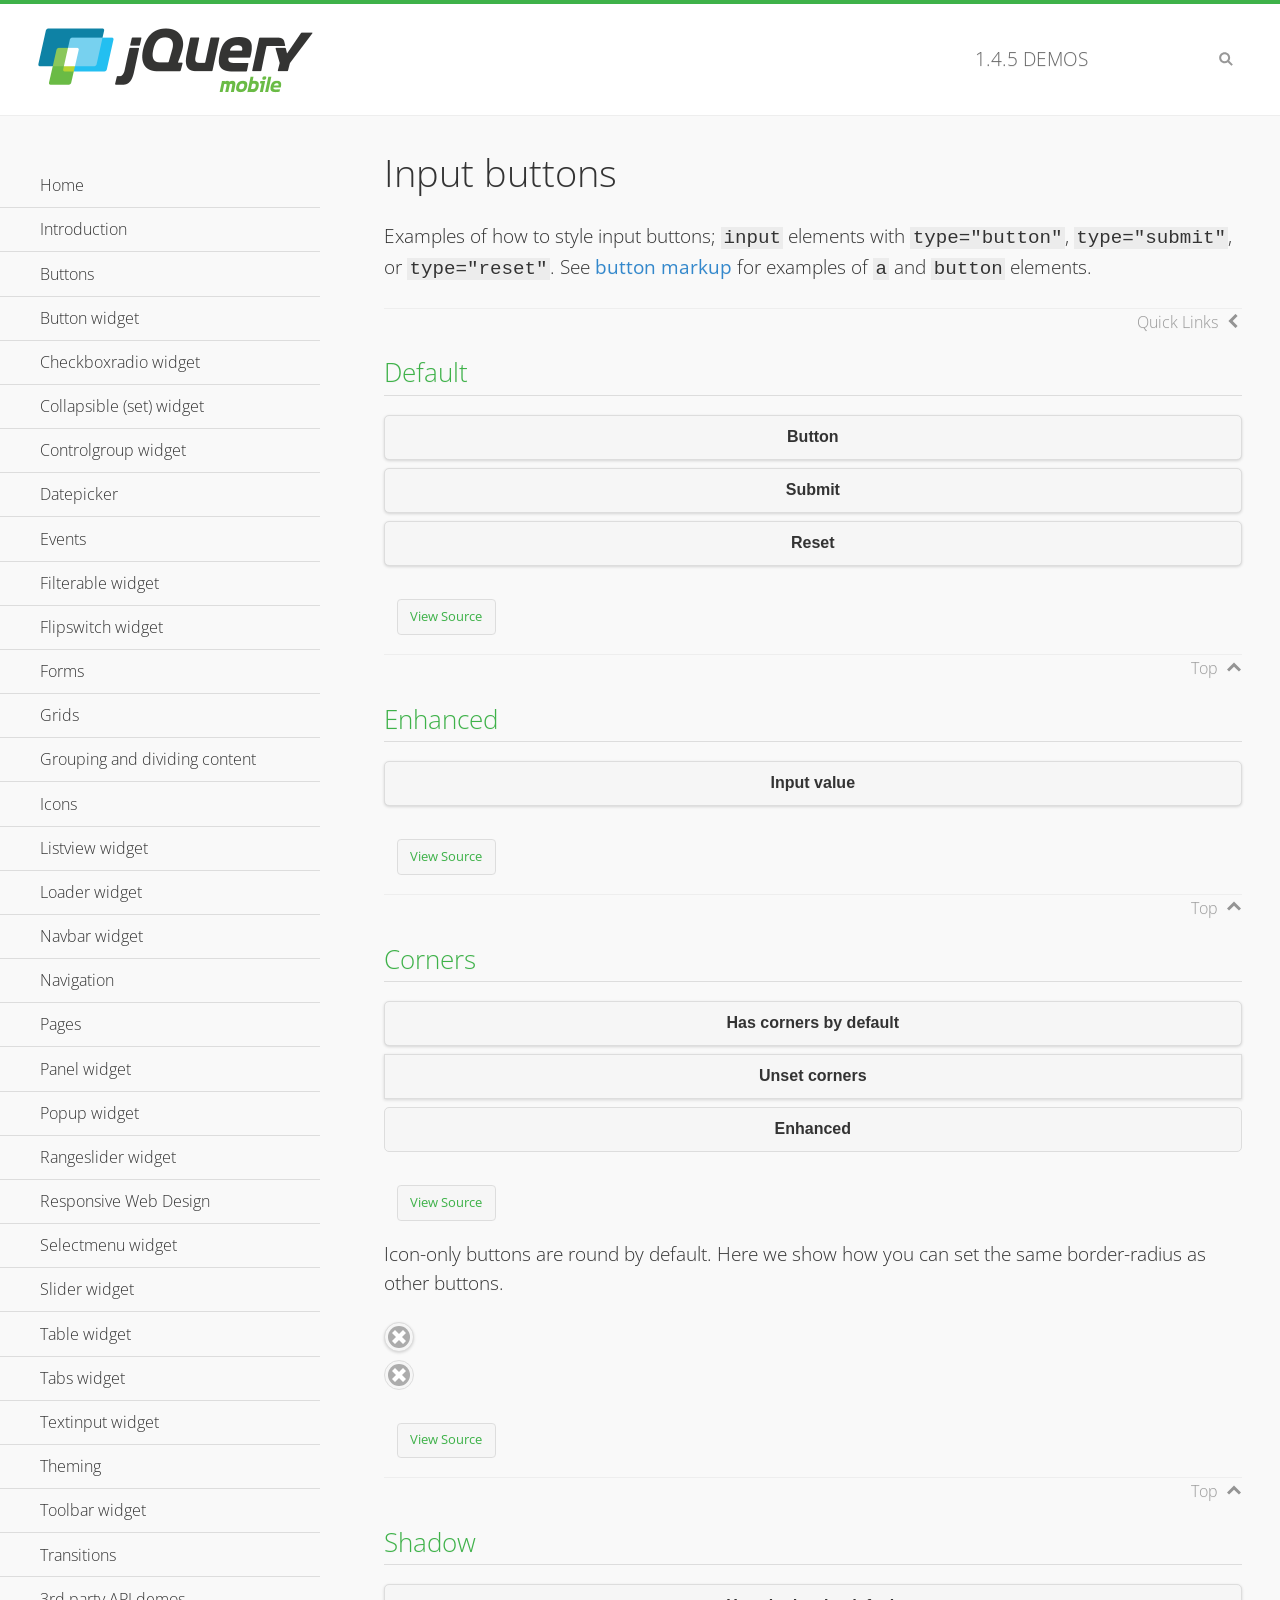
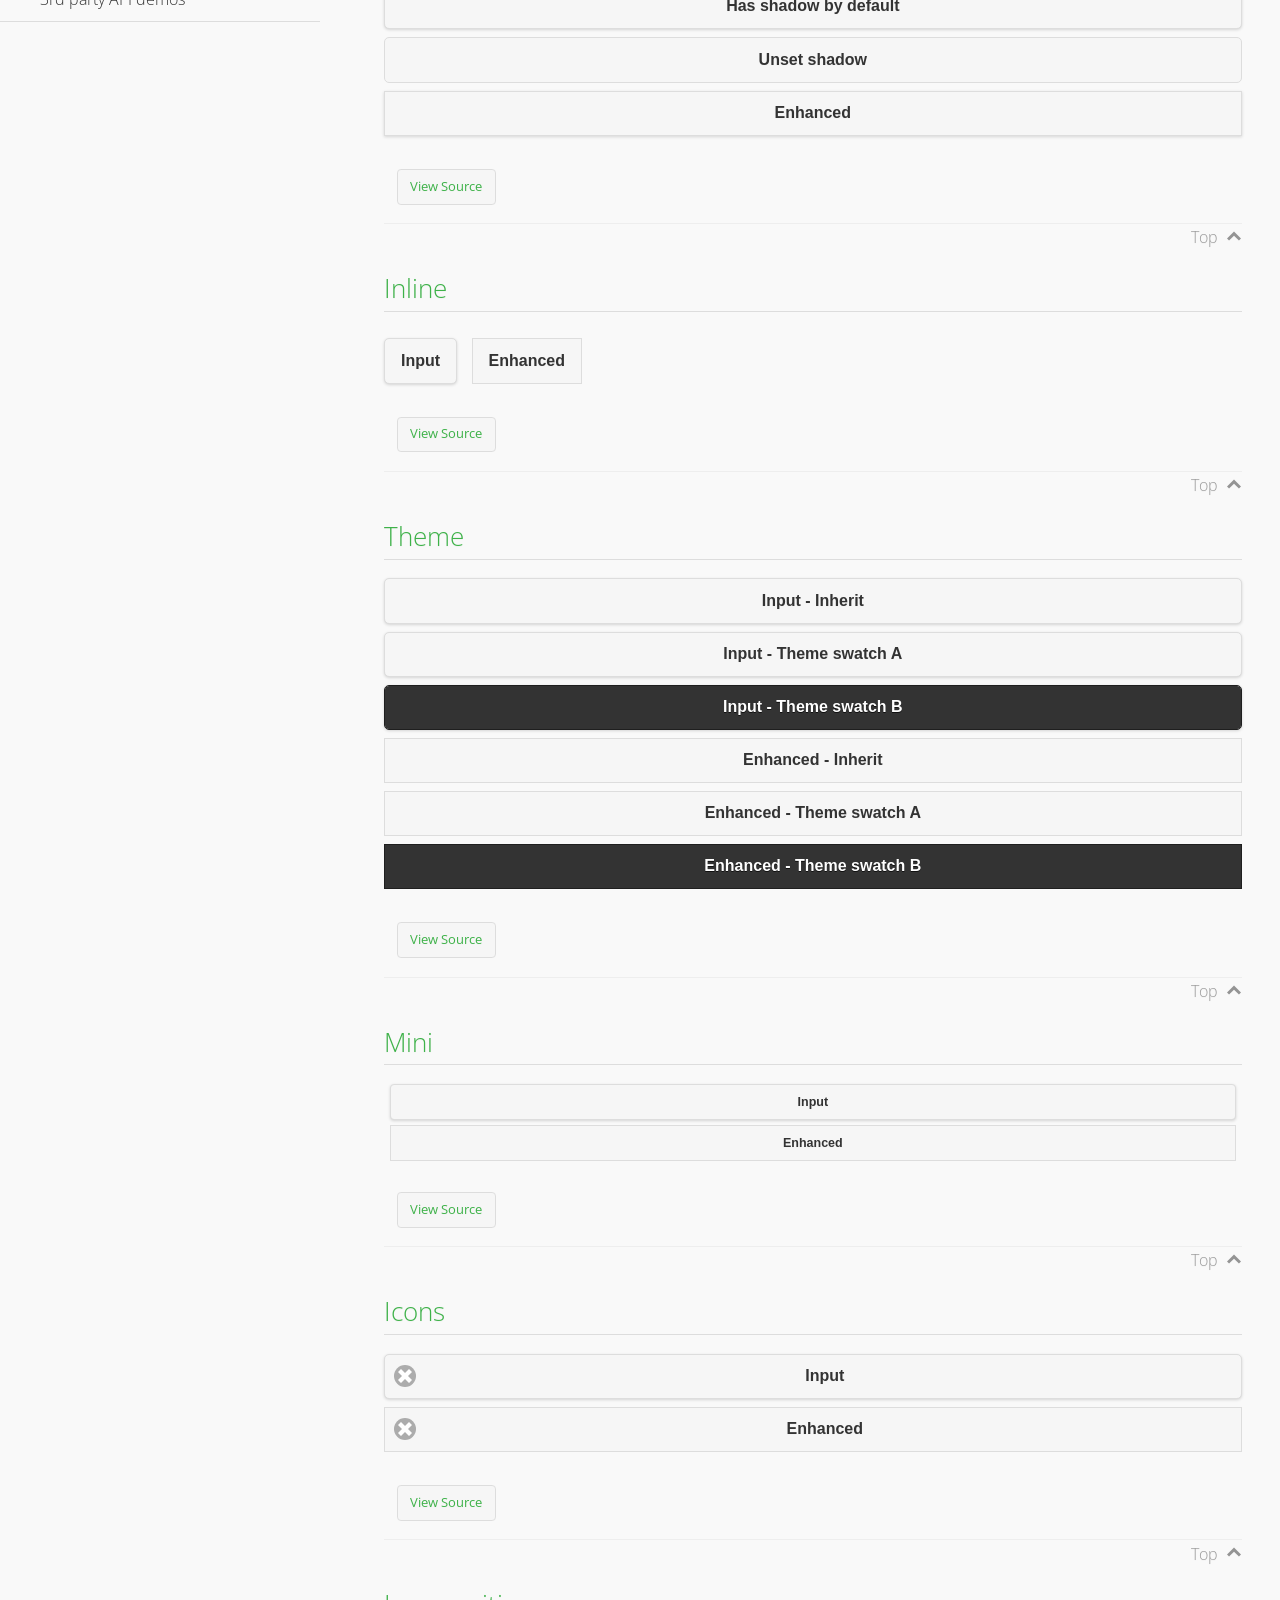
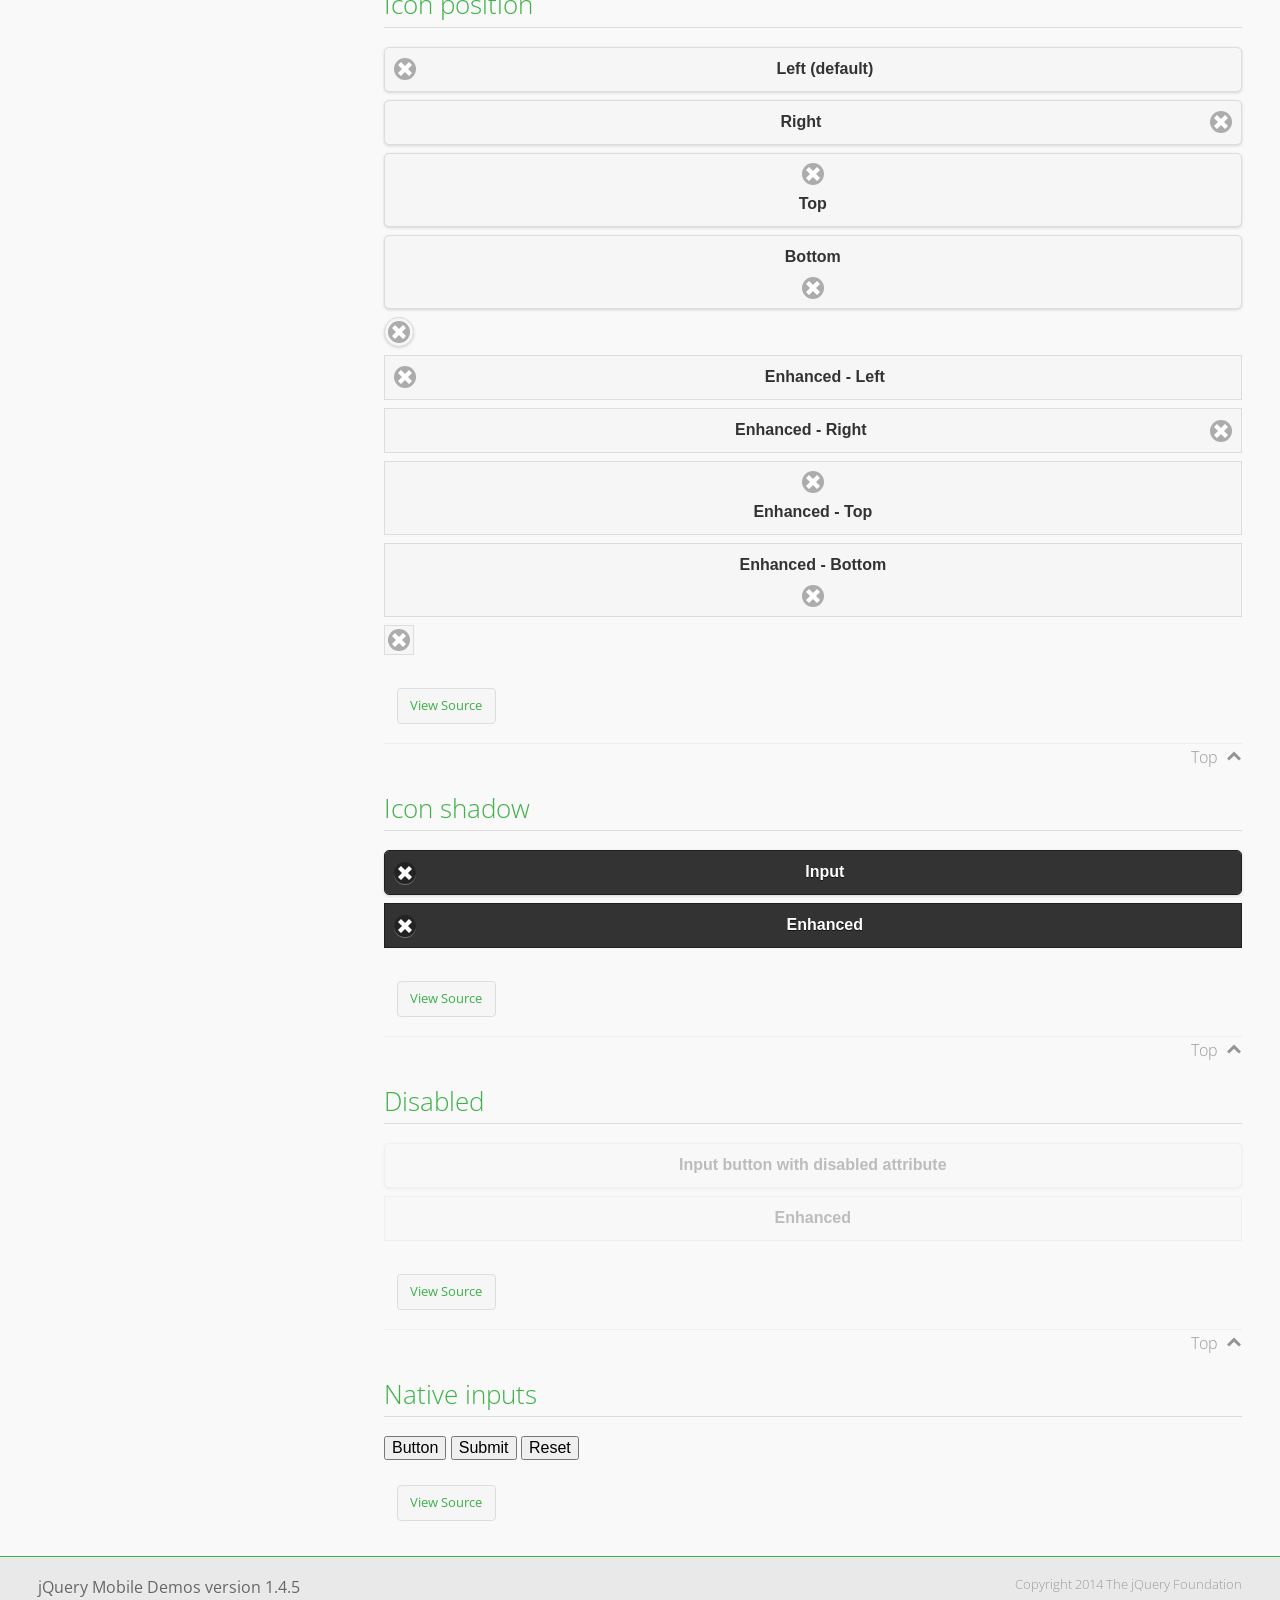
<file: jquery.mobile-1.4.5/demos/button/index.html>
<!DOCTYPE html>
<html>
<head>
	<meta charset="utf-8">
	<meta name="viewport" content="width=device-width, initial-scale=1">
	<title>Input buttons - jQuery Mobile Demos</title>
	<link rel="shortcut icon" href="../favicon.ico">
    <link rel="stylesheet" href="http://fonts.googleapis.com/css?family=Open+Sans:300,400,700">
	<link rel="stylesheet" href="../css/themes/default/jquery.mobile-1.4.5.min.css">
	<link rel="stylesheet" href="../_assets/css/jqm-demos.css">
	<script src="../js/jquery.js"></script>
	<script src="../_assets/js/index.js"></script>
	<script src="../js/jquery.mobile-1.4.5.min.js"></script>
</head>
<body>
<div data-role="page" class="jqm-demos" data-quicklinks="true">

	<div data-role="header" class="jqm-header">
		<h2><a href="../" title="jQuery Mobile Demos home"><img src="../_assets/img/jquery-logo.png" alt="jQuery Mobile"></a></h2>
		<p><span class="jqm-version"></span> Demos</p>
		<a href="#" class="jqm-navmenu-link ui-btn ui-btn-icon-notext ui-corner-all ui-icon-bars ui-nodisc-icon ui-alt-icon ui-btn-left">Menu</a>
		<a href="#" class="jqm-search-link ui-btn ui-btn-icon-notext ui-corner-all ui-icon-search ui-nodisc-icon ui-alt-icon ui-btn-right">Search</a>
	</div><!-- /header -->

	<div role="main" class="ui-content jqm-content">

		<h1>Input buttons</h1>

		<p>Examples of how to style input buttons; <code>input</code> elements with <code>type="button"</code>, <code>type="submit"</code>, or <code>type="reset"</code>. See <a href="../button-markup/">button markup</a> for examples of <code>a</code> and <code>button</code> elements.</p>

		<h2>Default</h2>

		<div data-demo-html="true">
			<form>
				<input type="button" value="Button">
				<input type="submit" value="Submit">
				<input type="reset" value="Reset">
			</form>
		</div><!--/demo-html -->

		<h2>Enhanced</h2>

		<div data-demo-html="true">
			<form>
				<div class="ui-input-btn ui-btn ui-corner-all ui-shadow">
					Input value
					<input type="button" data-enhanced="true" value="Input value">
				</div>
			</form>
		</div><!--/demo-html -->

		<h2>Corners</h2>

		<div data-demo-html="true">
			<form>
				<input type="button" value="Has corners by default">
				<input type="button" data-corners="false" value="Unset corners">
				<div class="ui-input-btn ui-btn ui-corner-all">
					Enhanced
					<input type="button" data-enhanced="true" value="Enhanced">
				</div>
			</form>
		</div><!--/demo-html -->

		<p>Icon-only buttons are round by default. Here we show how you can set the same border-radius as other buttons.</p>

		<div data-demo-html="true" data-demo-css="true">
			<form>
				<input type="button" data-icon="delete" data-iconpos="notext" value="Icon only">
				<div id="custom-border-radius">
					<div class="ui-input-btn ui-btn ui-icon-delete ui-btn-icon-notext ui-corner-all">
						Enhanced - Icon only
						<input type="button" data-enhanced="true" value="Enhanced - Icon only">
					</div>
				</div>
			</form>
		</div><!--/demo-html -->

		<h2>Shadow</h2>

		<div data-demo-html="true">
			<form>
				<input type="button" value="Has shadow by default">
				<input type="button" data-shadow="false" value="Unset shadow">
				<div class="ui-input-btn ui-btn ui-shadow">
					Enhanced
					<input type="button" data-enhanced="true" value="Enhanced">
				</div>
			</form>
		</div><!--/demo-html -->

		<h2>Inline</h2>

		<div data-demo-html="true">
			<form>
				<input type="button" data-inline="true" value="Input">
				<div class="ui-input-btn ui-btn ui-btn-inline">
					Enhanced
					<input type="button" data-enhanced="true" value="Enhanced">
				</div>
			</form>
		</div><!--/demo-html -->

		<h2>Theme</h2>

		<div data-demo-html="true">
			<form>
				<input type="button" value="Input - Inherit">
				<input type="button" data-theme="a" value="Input - Theme swatch A">
				<input type="button" data-theme="b" value="Input - Theme swatch B">
				<div class="ui-input-btn ui-btn">
					Enhanced - Inherit
					<input type="button" data-enhanced="true" value="Enhanced - Inherit">
				</div>
				<div class="ui-input-btn ui-btn ui-btn-a">
					Enhanced - Theme swatch A
					<input type="button" data-enhanced="true" value="Enhanced - Theme swatch A">
				</div>
				<div class="ui-input-btn ui-btn ui-btn-b">
					Enhanced - Theme swatch B
					<input type="button" data-enhanced="true" value="Enhanced - Theme swatch B">
				</div>
			</form>
		</div><!--/demo-html -->

		<h2>Mini</h2>

		<div data-demo-html="true">
			<form>
				<input type="button" data-mini="true" value="Input">
				<div class="ui-input-btn ui-btn ui-mini">
					Enhanced
					<input type="button" data-enhanced="true" value="Enhanced">
				</div>
			</form>
		</div><!--/demo-html -->

		<h2>Icons</h2>

		<div data-demo-html="true">
			<form>
				<input type="button" data-icon="delete" value="Input">
				<div class="ui-input-btn ui-btn ui-icon-delete ui-btn-icon-left">
					Enhanced
					<input type="button" data-enhanced="true" value="Enhanced">
				</div>
			</form>
		</div><!--/demo-html -->

		<h2>Icon position</h2>

		<div data-demo-html="true">
			<form>
				<input type="button" data-icon="delete" value="Left (default)">
				<input type="button" data-icon="delete" data-iconpos="right" value="Right">
				<input type="button" data-icon="delete" data-iconpos="top" value="Top">
				<input type="button" data-icon="delete" data-iconpos="bottom" value="Bottom">
				<input type="button" data-icon="delete" data-iconpos="notext" value="Icon only">
				<div class="ui-input-btn ui-btn ui-icon-delete ui-btn-icon-left">
					Enhanced - Left
					<input type="button" data-enhanced="true" value="Enhanced - Left">
				</div>
				<div class="ui-input-btn ui-btn ui-icon-delete ui-btn-icon-right">
					Enhanced - Right
					<input type="button" data-enhanced="true" value="Enhanced - Right">
				</div>
				<div class="ui-input-btn ui-btn ui-icon-delete ui-btn-icon-top">
					Enhanced - Top
					<input type="button" data-enhanced="true" value="Enhanced - Top">
				</div>
				<div class="ui-input-btn ui-btn ui-icon-delete ui-btn-icon-bottom">
					Enhanced - Bottom
					<input type="button" data-enhanced="true" value="Enhanced - Bottom">
				</div>
				<div class="ui-input-btn ui-btn ui-icon-delete ui-btn-icon-notext">
					Enhanced - Icon only
					<input type="button" data-enhanced="true" value="Enhanced - Icon only">
				</div>
			</form>
		</div><!--/demo-html -->

		<h2>Icon shadow</h2>

		<div data-demo-html="true">
			<form>
				<input type="button" data-theme="b" data-icon="delete" data-iconshadow="true" value="Input">
				<div class="ui-input-btn ui-btn ui-btn-b ui-icon-delete ui-btn-icon-left ui-shadow-icon">
					Enhanced
					<input type="button" data-enhanced="true" value="Enhanced">
				</div>
			</form>
		</div><!--/demo-html -->

		<h2>Disabled</h2>

		<div data-demo-html="true">
			<form>
				<input type="button" disabled value="Input button with disabled attribute">
				<div class="ui-input-btn ui-btn ui-state-disabled">
					Enhanced
					<input type="button" disabled data-enhanced="true" value="Enhanced">
				</div>
			</form>
		</div><!--/demo-html -->

		<h2>Native inputs</h2>

		<div data-demo-html="true">
			<form>
				<input type="button" data-role="none" value="Button">
				<input type="submit" data-role="none" value="Submit">
				<input type="reset" data-role="none" value="Reset">
			</form>
		</div><!--/demo-html -->

	</div><!-- /content -->
	    <div data-role="panel" class="jqm-navmenu-panel" data-position="left" data-display="overlay" data-theme="a">
	    	<ul class="jqm-list ui-alt-icon ui-nodisc-icon">
<li data-filtertext="demos homepage" data-icon="home"><a href=".././">Home</a></li>
<li data-filtertext="introduction overview getting started"><a href="../intro/" data-ajax="false">Introduction</a></li>
<li data-filtertext="buttons button markup buttonmarkup method anchor link button element"><a href="../button-markup/" data-ajax="false">Buttons</a></li>
<li data-filtertext="form button widget input button submit reset"><a href="../button/" data-ajax="false">Button widget</a></li>
<li data-role="collapsible" data-enhanced="true" data-collapsed-icon="carat-d" data-expanded-icon="carat-u" data-iconpos="right" data-inset="false" class="ui-collapsible ui-collapsible-themed-content ui-collapsible-collapsed">
	<h3 class="ui-collapsible-heading ui-collapsible-heading-collapsed">
		<a href="#" class="ui-collapsible-heading-toggle ui-btn ui-btn-icon-right ui-btn-inherit ui-icon-carat-d">
		    Checkboxradio widget<span class="ui-collapsible-heading-status"> click to expand contents</span>
		</a>
	</h3>
	<div class="ui-collapsible-content ui-body-inherit ui-collapsible-content-collapsed" aria-hidden="true">
		<ul>
			<li data-filtertext="form checkboxradio widget checkbox input checkboxes controlgroups"><a href="../checkboxradio-checkbox/" data-ajax="false">Checkboxes</a></li>
			<li data-filtertext="form checkboxradio widget radio input radio buttons controlgroups"><a href="../checkboxradio-radio/" data-ajax="false">Radio buttons</a></li>
		</ul>
	</div>
</li>
<li data-role="collapsible" data-enhanced="true" data-collapsed-icon="carat-d" data-expanded-icon="carat-u" data-iconpos="right" data-inset="false" class="ui-collapsible ui-collapsible-themed-content ui-collapsible-collapsed">
	<h3 class="ui-collapsible-heading ui-collapsible-heading-collapsed">
		<a href="#" class="ui-collapsible-heading-toggle ui-btn ui-btn-icon-right ui-btn-inherit ui-icon-carat-d">
			Collapsible (set) widget<span class="ui-collapsible-heading-status"> click to expand contents</span>
		</a>
	</h3>
	<div class="ui-collapsible-content ui-body-inherit ui-collapsible-content-collapsed" aria-hidden="true">
		<ul>
			<li data-filtertext="collapsibles content formatting"><a href="../collapsible/" data-ajax="false">Collapsible</a></li>
			<li data-filtertext="dynamic collapsible set accordion append expand"><a href="../collapsible-dynamic/" data-ajax="false">Dynamic collapsibles</a></li>
			<li data-filtertext="accordions collapsible set widget content formatting grouped collapsibles"><a href="../collapsibleset/" data-ajax="false">Collapsible set</a></li>
		</ul>
	</div>
</li>
<li data-role="collapsible" data-enhanced="true" data-collapsed-icon="carat-d" data-expanded-icon="carat-u" data-iconpos="right" data-inset="false" class="ui-collapsible ui-collapsible-themed-content ui-collapsible-collapsed">
	<h3 class="ui-collapsible-heading ui-collapsible-heading-collapsed">
		<a href="#" class="ui-collapsible-heading-toggle ui-btn ui-btn-icon-right ui-btn-inherit ui-icon-carat-d">
			Controlgroup widget<span class="ui-collapsible-heading-status"> click to expand contents</span>
		</a>
	</h3>
	<div class="ui-collapsible-content ui-body-inherit ui-collapsible-content-collapsed" aria-hidden="true">
		<ul>
			<li data-filtertext="controlgroups selectmenu checkboxradio input grouped buttons horizontal vertical"><a href="../controlgroup/" data-ajax="false">Controlgroup</a></li>
			<li data-filtertext="dynamic controlgroup dynamically add buttons"><a href="../controlgroup-dynamic/" data-ajax="false">Dynamic controlgroups</a></li>
		</ul>
	</div>
</li>
<li data-filtertext="form datepicker widget date input"><a href="../datepicker/" data-ajax="false">Datepicker</a></li>
<li data-role="collapsible" data-enhanced="true" data-collapsed-icon="carat-d" data-expanded-icon="carat-u" data-iconpos="right" data-inset="false" class="ui-collapsible ui-collapsible-themed-content ui-collapsible-collapsed">
	<h3 class="ui-collapsible-heading ui-collapsible-heading-collapsed">
		<a href="#" class="ui-collapsible-heading-toggle ui-btn ui-btn-icon-right ui-btn-inherit ui-icon-carat-d">
			Events<span class="ui-collapsible-heading-status"> click to expand contents</span>
		</a>
	</h3>
	<div class="ui-collapsible-content ui-body-inherit ui-collapsible-content-collapsed" aria-hidden="true">
		<ul>
			<li data-filtertext="swipe to delete list items listviews swipe events"><a href="../swipe-list/" data-ajax="false">Swipe list items</a></li>
			<li data-filtertext="swipe to navigate swipe page navigation swipe events"><a href="../swipe-page/" data-ajax="false">Swipe page navigation</a></li>
		</ul>
	</div>
</li>
<li data-filtertext="filterable filter elements sorting searching listview table"><a href="../filterable/" data-ajax="false">Filterable widget</a></li>
<li data-filtertext="form flipswitch widget flip toggle switch binary select checkbox input"><a href="../flipswitch/" data-ajax="false">Flipswitch widget</a></li>
<li data-role="collapsible" data-enhanced="true" data-collapsed-icon="carat-d" data-expanded-icon="carat-u" data-iconpos="right" data-inset="false" class="ui-collapsible ui-collapsible-themed-content ui-collapsible-collapsed">
	<h3 class="ui-collapsible-heading ui-collapsible-heading-collapsed">
		<a href="#" class="ui-collapsible-heading-toggle ui-btn ui-btn-icon-right ui-btn-inherit ui-icon-carat-d">
			Forms<span class="ui-collapsible-heading-status"> click to expand contents</span>
		</a>
	</h3>
	<div class="ui-collapsible-content ui-body-inherit ui-collapsible-content-collapsed" aria-hidden="true">
		<ul>
			<li data-filtertext="forms text checkbox radio range button submit reset inputs selects textarea slider flipswitch label form elements"><a href="../forms/" data-ajax="false">Forms</a></li>
			<li data-filtertext="form hide labels hidden accessible ui-hidden-accessible forms"><a href="../forms-label-hidden-accessible/" data-ajax="false">Hide labels</a></li>
			<li data-filtertext="form field containers fieldcontain ui-field-contain forms"><a href="../forms-field-contain/" data-ajax="false">Field containers</a></li>
			<li data-filtertext="forms disabled form elements"><a href="../forms-disabled/" data-ajax="false">Forms disabled</a></li>
			<li data-filtertext="forms gallery examples overview forms text checkbox radio range button submit reset inputs selects textarea slider flipswitch label form elements"><a href="../forms-gallery/" data-ajax="false">Forms gallery</a></li>
		</ul>
	</div>
</li>
<li data-role="collapsible" data-enhanced="true" data-collapsed-icon="carat-d" data-expanded-icon="carat-u" data-iconpos="right" data-inset="false" class="ui-collapsible ui-collapsible-themed-content ui-collapsible-collapsed">
	<h3 class="ui-collapsible-heading ui-collapsible-heading-collapsed">
		<a href="#" class="ui-collapsible-heading-toggle ui-btn ui-btn-icon-right ui-btn-inherit ui-icon-carat-d">
			Grids<span class="ui-collapsible-heading-status"> click to expand contents</span>
		</a>
	</h3>
	<div class="ui-collapsible-content ui-body-inherit ui-collapsible-content-collapsed" aria-hidden="true">
		<ul>
			<li data-filtertext="grids columns blocks content formatting rwd responsive css framework"><a href="../grids/" data-ajax="false">Grids</a></li>
			<li data-filtertext="buttons in grids css framework"><a href="../grids-buttons/" data-ajax="false">Buttons in grids</a></li>
			<li data-filtertext="custom responsive grids rwd css framework"><a href="../grids-custom-responsive/" data-ajax="false">Custom responsive grids</a></li>
		</ul>
	</div>
</li>
<li data-filtertext="blocks content formatting sections heading"><a href="../body-bar-classes/" data-ajax="false">Grouping and dividing content</a></li>
<li data-role="collapsible" data-enhanced="true" data-collapsed-icon="carat-d" data-expanded-icon="carat-u" data-iconpos="right" data-inset="false" class="ui-collapsible ui-collapsible-themed-content ui-collapsible-collapsed">
	<h3 class="ui-collapsible-heading ui-collapsible-heading-collapsed">
		<a href="#" class="ui-collapsible-heading-toggle ui-btn ui-btn-icon-right ui-btn-inherit ui-icon-carat-d">
			Icons<span class="ui-collapsible-heading-status"> click to expand contents</span>
		</a>
	</h3>
	<div class="ui-collapsible-content ui-body-inherit ui-collapsible-content-collapsed" aria-hidden="true">
		<ul>
			<li data-filtertext="button icons svg disc alt custom icon position"><a href="../icons/" data-ajax="false">Icons</a></li>
			<li data-filtertext=""><a href="../icons-grunticon/" data-ajax="false">Grunticon loader</a></li>
		</ul>
	</div>
</li>
<li data-role="collapsible" data-enhanced="true" data-collapsed-icon="carat-d" data-expanded-icon="carat-u" data-iconpos="right" data-inset="false" class="ui-collapsible ui-collapsible-themed-content ui-collapsible-collapsed">
	<h3 class="ui-collapsible-heading ui-collapsible-heading-collapsed">
		<a href="#" class="ui-collapsible-heading-toggle ui-btn ui-btn-icon-right ui-btn-inherit ui-icon-carat-d">
			Listview widget<span class="ui-collapsible-heading-status"> click to expand contents</span>
		</a>
	</h3>
	<div class="ui-collapsible-content ui-body-inherit ui-collapsible-content-collapsed" aria-hidden="true">
		<ul>
			<li data-filtertext="listview widget thumbnails icons nested split button collapsible ul ol"><a href="../listview/" data-ajax="false">Listview</a></li>
			<li data-filtertext="autocomplete filterable reveal listview filtertextbeforefilter placeholder"><a href="../listview-autocomplete/" data-ajax="false">Listview autocomplete</a></li>
			<li data-filtertext="autocomplete filterable reveal listview remote data filtertextbeforefilter placeholder"><a href="../listview-autocomplete-remote/" data-ajax="false">Listview autocomplete remote data</a></li>
			<li data-filtertext="autodividers anchor jump scroll linkbars listview lists ul ol"><a href="../listview-autodividers-linkbar/" data-ajax="false">Listview autodividers linkbar</a></li>
			<li data-filtertext="listview autodividers selector autodividersselector lists ul ol"><a href="../listview-autodividers-selector/" data-ajax="false">Listview autodividers selector</a></li>
			<li data-filtertext="listview nested list items"><a href="../listview-nested-lists/" data-ajax="false">Nested Listviews</a></li>
			<li data-filtertext="listview collapsible list items flat"><a href="../listview-collapsible-item-flat/" data-ajax="false">Listview collapsible list items (flat)</a></li>
			<li data-filtertext="listview collapsible list indented"><a href="../listview-collapsible-item-indented/" data-ajax="false">Listview collapsible list items (indented)</a></li>
			<li data-filtertext="grid listview responsive grids responsive listviews lists ul"><a href="../listview-grid/" data-ajax="false">Listview responsive grid</a></li>
		</ul>
	</div>
</li>
<li data-filtertext="loader widget page loading navigation overlay spinner"><a href="../loader/" data-ajax="false">Loader widget</a></li>
<li data-filtertext="navbar widget navmenu toolbars header footer"><a href="../navbar/" data-ajax="false">Navbar widget</a></li>
<li data-role="collapsible" data-enhanced="true" data-collapsed-icon="carat-d" data-expanded-icon="carat-u" data-iconpos="right" data-inset="false" class="ui-collapsible ui-collapsible-themed-content ui-collapsible-collapsed">
	<h3 class="ui-collapsible-heading ui-collapsible-heading-collapsed">
		<a href="#" class="ui-collapsible-heading-toggle ui-btn ui-btn-icon-right ui-btn-inherit ui-icon-carat-d">
			Navigation<span class="ui-collapsible-heading-status"> click to expand contents</span>
		</a>
	</h3>
	<div class="ui-collapsible-content ui-body-inherit ui-collapsible-content-collapsed" aria-hidden="true">
		<ul>
			<li data-filtertext="ajax navigation navigate widget history event method"><a href="../navigation/" data-ajax="false">Navigation</a></li>
			<li data-filtertext="linking pages page links navigation ajax prefetch cache"><a href="../navigation-linking-pages/" data-ajax="false">Linking pages</a></li>
			<!-- <li data-filtertext="php redirect server redirection server-side navigation"><a href="../navigation-php-redirect/" data-ajax="false">PHP redirect demo</a></li>-->
			<li data-filtertext="navigation redirection hash query"><a href="../navigation-hash-processing/" data-ajax="false">Hash processing demo</a></li>
			<li data-filtertext="navigation redirection hash query"><a href="../page-events/" data-ajax="false">Page Navigation Events</a></li>
		</ul>
	</div>
</li>
<li data-role="collapsible" data-enhanced="true" data-collapsed-icon="carat-d" data-expanded-icon="carat-u" data-iconpos="right" data-inset="false" class="ui-collapsible ui-collapsible-themed-content ui-collapsible-collapsed">
	<h3 class="ui-collapsible-heading ui-collapsible-heading-collapsed">
		<a href="#" class="ui-collapsible-heading-toggle ui-btn ui-btn-icon-right ui-btn-inherit ui-icon-carat-d">
			Pages<span class="ui-collapsible-heading-status"> click to expand contents</span>
		</a>
	</h3>
	<div class="ui-collapsible-content ui-body-inherit ui-collapsible-content-collapsed" aria-hidden="true">
		<ul>
			<li data-filtertext="pages page widget ajax navigation"><a href="../pages/" data-ajax="false">Pages</a></li>
			<li data-filtertext="single page"><a href="../pages-single-page/" data-ajax="false">Single page</a></li>
			<li data-filtertext="multipage multi-page page"><a href="../pages-multi-page/" data-ajax="false">Multi-page template</a></li>
			<li data-filtertext="dialog page widget modal popup"><a href="../pages-dialog/" data-ajax="false">Dialog page</a></li>
		</ul>
	</div>
</li>
<li data-role="collapsible" data-enhanced="true" data-collapsed-icon="carat-d" data-expanded-icon="carat-u" data-iconpos="right" data-inset="false" class="ui-collapsible ui-collapsible-themed-content ui-collapsible-collapsed">
	<h3 class="ui-collapsible-heading ui-collapsible-heading-collapsed">
		<a href="#" class="ui-collapsible-heading-toggle ui-btn ui-btn-icon-right ui-btn-inherit ui-icon-carat-d">
			Panel widget<span class="ui-collapsible-heading-status"> click to expand contents</span>
		</a>
	</h3>
	<div class="ui-collapsible-content ui-body-inherit ui-collapsible-content-collapsed" aria-hidden="true">
		<ul>
			<li data-filtertext="panel widget sliding panels reveal push overlay responsive"><a href="../panel/" data-ajax="false">Panel</a></li>
			<li data-filtertext=""><a href="../panel-external/" data-ajax="false">External panels</a></li>
			<li data-filtertext="panel "><a href="../panel-fixed/" data-ajax="false">Fixed panels</a></li>
			<li data-filtertext="panel slide panels sliding panels shadow rwd responsive breakpoint"><a href="../panel-responsive/" data-ajax="false">Panels responsive</a></li>
			<li data-filtertext="panel custom style custom panel width reveal shadow listview panel styling page background wrapper"><a href="../panel-styling/" data-ajax="false">Custom panel style</a></li>
			<li data-filtertext="panel open on swipe"><a href="../panel-swipe-open/" data-ajax="false">Panel open on swipe</a></li>
			<li data-filtertext="panels outside page internal external toolbars"><a href="../panel-external-internal/" data-ajax="false">Panel external and internal</a></li>
		</ul>
	</div>
</li>
<li data-role="collapsible" data-enhanced="true" data-collapsed-icon="carat-d" data-expanded-icon="carat-u" data-iconpos="right" data-inset="false" class="ui-collapsible ui-collapsible-themed-content ui-collapsible-collapsed">
	<h3 class="ui-collapsible-heading ui-collapsible-heading-collapsed">
		<a href="#" class="ui-collapsible-heading-toggle ui-btn ui-btn-icon-right ui-btn-inherit ui-icon-carat-d">
			Popup widget<span class="ui-collapsible-heading-status"> click to expand contents</span>
		</a>
	</h3>
	<div class="ui-collapsible-content ui-body-inherit ui-collapsible-content-collapsed" aria-hidden="true">
		<ul>
			<li data-filtertext="popup widget popups dialog modal transition tooltip lightbox form overlay screen flip pop fade transition"><a href="../popup/" data-ajax="false">Popup</a></li>
			<li data-filtertext="popup alignment position"><a href="../popup-alignment/" data-ajax="false">Popup alignment</a></li>
			<li data-filtertext="popup arrow size popups popover"><a href="../popup-arrow-size/" data-ajax="false">Popup arrow size</a></li>
			<li data-filtertext="dynamic popups popup images lightbox"><a href="../popup-dynamic/" data-ajax="false">Dynamic popups</a></li>
			<li data-filtertext="popups with iframes scaling"><a href="../popup-iframe/" data-ajax="false">Popups with iframes</a></li>
			<li data-filtertext="popup image scaling"><a href="../popup-image-scaling/" data-ajax="false">Popup image scaling</a></li>
			<li data-filtertext="external popup outside multi-page"><a href="../popup-outside-multipage/" data-ajax="false">Popup outside multi-page</a></li>
		</ul>
	</div>
</li>
<li data-filtertext="form rangeslider widget dual sliders dual handle sliders range input"><a href="../rangeslider/" data-ajax="false">Rangeslider widget</a></li>
<li data-filtertext="responsive web design rwd adaptive progressive enhancement PE accessible mobile breakpoints media query media queries"><a href="../rwd/" data-ajax="false">Responsive Web Design</a></li>
<li data-role="collapsible" data-enhanced="true" data-collapsed-icon="carat-d" data-expanded-icon="carat-u" data-iconpos="right" data-inset="false" class="ui-collapsible ui-collapsible-themed-content ui-collapsible-collapsed">
	<h3 class="ui-collapsible-heading ui-collapsible-heading-collapsed">
		<a href="#" class="ui-collapsible-heading-toggle ui-btn ui-btn-icon-right ui-btn-inherit ui-icon-carat-d">
			Selectmenu widget<span class="ui-collapsible-heading-status"> click to expand contents</span>
		</a>
	</h3>
	<div class="ui-collapsible-content ui-body-inherit ui-collapsible-content-collapsed" aria-hidden="true">
		<ul>
			<li data-filtertext="form selectmenu widget select input custom select menu selects"><a href="../selectmenu/" data-ajax="false">Selectmenu</a></li>
			<li data-filtertext="form custom select menu selectmenu widget custom menu option optgroup multiple selects"><a href="../selectmenu-custom/" data-ajax="false">Custom select menu</a></li>
			<li data-filtertext="filterable select filter popup dialog"><a href="../selectmenu-custom-filter/" data-ajax="false">Custom select menu with filter</a></li>
		</ul>
	</div>
</li>
<li data-role="collapsible" data-enhanced="true" data-collapsed-icon="carat-d" data-expanded-icon="carat-u" data-iconpos="right" data-inset="false" class="ui-collapsible ui-collapsible-themed-content ui-collapsible-collapsed">
	<h3 class="ui-collapsible-heading ui-collapsible-heading-collapsed">
		<a href="#" class="ui-collapsible-heading-toggle ui-btn ui-btn-icon-right ui-btn-inherit ui-icon-carat-d">
			Slider widget<span class="ui-collapsible-heading-status"> click to expand contents</span>
		</a>
	</h3>
	<div class="ui-collapsible-content ui-body-inherit ui-collapsible-content-collapsed" aria-hidden="true">
		<ul>
			<li data-filtertext="form slider widget range input single sliders"><a href="../slider/" data-ajax="false">Slider</a></li>
			<li data-filtertext="form slider widget flipswitch slider binary select flip toggle switch"><a href="../slider-flipswitch/" data-ajax="false">Slider flip toggle switch</a></li>
			<li data-filtertext="form slider tooltip handle value input range sliders"><a href="../slider-tooltip/" data-ajax="false">Slider tooltip</a></li>
		</ul>
	</div>
</li>
<li data-role="collapsible" data-enhanced="true" data-collapsed-icon="carat-d" data-expanded-icon="carat-u" data-iconpos="right" data-inset="false" class="ui-collapsible ui-collapsible-themed-content ui-collapsible-collapsed">
	<h3 class="ui-collapsible-heading ui-collapsible-heading-collapsed">
		<a href="#" class="ui-collapsible-heading-toggle ui-btn ui-btn-icon-right ui-btn-inherit ui-icon-carat-d">
			Table widget<span class="ui-collapsible-heading-status"> click to expand contents</span>
		</a>
	</h3>
	<div class="ui-collapsible-content ui-body-inherit ui-collapsible-content-collapsed" aria-hidden="true">
		<ul>
			<li data-filtertext="table widget reflow column toggle th td responsive tables rwd hide show tabular"><a href="../table-column-toggle/" data-ajax="false">Table Column Toggle</a></li>
			<li data-filtertext="table column toggle phone comparison demo"><a href="../table-column-toggle-example/" data-ajax="false">Table Column Toggle demo</a></li>
			<li data-filtertext="responsive tables table column toggle heading groups rwd breakpoint"><a href="../table-column-toggle-heading-groups/" data-ajax="false">Table Column Toggle heading groups</a></li>
			<li data-filtertext="responsive tables table column toggle hide rwd breakpoint customization options"><a href="../table-column-toggle-options/" data-ajax="false">Table Column Toggle options</a></li>
			<li data-filtertext="table reflow th td responsive rwd columns tabular"><a href="../table-reflow/" data-ajax="false">Table Reflow</a></li>
			<li data-filtertext="responsive tables table reflow heading groups rwd breakpoint"><a href="../table-reflow-heading-groups/" data-ajax="false">Table Reflow heading groups</a></li>
			<li data-filtertext="responsive tables table reflow stripes strokes table style"><a href="../table-reflow-stripes-strokes/" data-ajax="false">Table Reflow stripes and strokes</a></li>
			<li data-filtertext="responsive tables table reflow stack custom styles"><a href="../table-reflow-styling/" data-ajax="false">Table Reflow custom styles</a></li>
		</ul>
	</div>
</li>
<li data-filtertext="ui tabs widget"><a href="../tabs/" data-ajax="false">Tabs widget</a></li>
<li data-filtertext="form textinput widget text input textarea number date time tel email file color password"><a href="../textinput/" data-ajax="false">Textinput widget</a></li>
<li data-role="collapsible" data-enhanced="true" data-collapsed-icon="carat-d" data-expanded-icon="carat-u" data-iconpos="right" data-inset="false" class="ui-collapsible ui-collapsible-themed-content ui-collapsible-collapsed">
	<h3 class="ui-collapsible-heading ui-collapsible-heading-collapsed">
		<a href="#" class="ui-collapsible-heading-toggle ui-btn ui-btn-icon-right ui-btn-inherit ui-icon-carat-d">
			Theming<span class="ui-collapsible-heading-status"> click to expand contents</span>
		</a>
	</h3>
	<div class="ui-collapsible-content ui-body-inherit ui-collapsible-content-collapsed" aria-hidden="true">
		<ul>
			<li data-filtertext="default theme swatches theming style css"><a href="../theme-default/" data-ajax="false">Default theme</a></li>
			<li data-filtertext="classic theme old theme swatches theming style css"><a href="../theme-classic/" data-ajax="false">Classic theme</a></li>
		</ul>
	</div>
</li>
<li data-role="collapsible" data-enhanced="true" data-collapsed-icon="carat-d" data-expanded-icon="carat-u" data-iconpos="right" data-inset="false" class="ui-collapsible ui-collapsible-themed-content ui-collapsible-collapsed">
	<h3 class="ui-collapsible-heading ui-collapsible-heading-collapsed">
		<a href="#" class="ui-collapsible-heading-toggle ui-btn ui-btn-icon-right ui-btn-inherit ui-icon-carat-d">
			Toolbar widget<span class="ui-collapsible-heading-status"> click to expand contents</span>
		</a>
	</h3>
	<div class="ui-collapsible-content ui-body-inherit ui-collapsible-content-collapsed" aria-hidden="true">
		<ul>
			<li data-filtertext="toolbar widget header footer toolbars fixed fullscreen external sections"><a href="../toolbar/" data-ajax="false">Toolbar</a></li>
			<li data-filtertext="dynamic toolbars dynamically add toolbar header footer"><a href="../toolbar-dynamic/" data-ajax="false">Dynamic toolbars</a></li>
			<li data-filtertext="external toolbars header footer"><a href="../toolbar-external/" data-ajax="false">External toolbars</a></li>
			<li data-filtertext="fixed toolbars header footer"><a href="../toolbar-fixed/" data-ajax="false">Fixed toolbars</a></li>
			<li data-filtertext="fixed fullscreen toolbars header footer"><a href="../toolbar-fixed-fullscreen/" data-ajax="false">Fullscreen toolbars</a></li>
			<li data-filtertext="external fixed toolbars header footer"><a href="../toolbar-fixed-external/" data-ajax="false">Fixed external toolbars</a></li>
			<li data-filtertext="external persistent toolbars header footer navbar navmenu"><a href="../toolbar-fixed-persistent/" data-ajax="false">Persistent toolbars</a></li>
			<li data-filtertext="external ajax optimized toolbars persistent toolbars header footer navbar"><a href="../toolbar-fixed-persistent-optimized/" data-ajax="false">Ajax optimized toolbars</a></li>
			<li data-filtertext="form in toolbars header footer"><a href="../toolbar-fixed-forms/" data-ajax="false">Form in toolbar</a></li>
		</ul>
	</div>
</li>
<li data-filtertext="page transitions animated pages popup navigation flip slide fade pop"><a href="../transitions/" data-ajax="false">Transitions</a></li>
<li data-role="collapsible" data-enhanced="true" data-collapsed-icon="carat-d" data-expanded-icon="carat-u" data-iconpos="right" data-inset="false" class="ui-collapsible ui-collapsible-themed-content ui-collapsible-collapsed">
	<h3 class="ui-collapsible-heading ui-collapsible-heading-collapsed">
		<a href="#" class="ui-collapsible-heading-toggle ui-btn ui-btn-icon-right ui-btn-inherit ui-icon-carat-d">
			3rd party API demos<span class="ui-collapsible-heading-status"> click to expand contents</span>
		</a>
	</h3>
	<div class="ui-collapsible-content ui-body-inherit ui-collapsible-content-collapsed" aria-hidden="true">
		<ul>
			<li data-filtertext="backbone requirejs navigation router"><a href="../backbone-requirejs/" data-ajax="false">Backbone RequireJS</a></li>
			<li data-filtertext="google maps geolocation demo"><a href="../map-geolocation/" data-ajax="false">Google Maps geolocation</a></li>
			<li data-filtertext="google maps hybrid"><a href="../map-list-toggle/" data-ajax="false">Google Maps list toggle</a></li>
		</ul>
	</div>
</li>



		     </ul>
		</div><!-- /panel -->


	<div data-role="footer" data-position="fixed" data-tap-toggle="false" class="jqm-footer">
		<p>jQuery Mobile Demos version <span class="jqm-version"></span></p>
		<p>Copyright 2014 The jQuery Foundation</p>
	</div><!-- /footer -->
	<!-- TODO: This should become an external panel so we can add input to markup (unique ID) -->
    <div data-role="panel" class="jqm-search-panel" data-position="right" data-display="overlay" data-theme="a">
		<div class="jqm-search">
			<ul class="jqm-list" data-filter-placeholder="Search demos..." data-filter-reveal="true">
<li data-filtertext="demos homepage" data-icon="home"><a href=".././">Home</a></li>
<li data-filtertext="introduction overview getting started"><a href="../intro/" data-ajax="false">Introduction</a></li>
<li data-filtertext="buttons button markup buttonmarkup method anchor link button element"><a href="../button-markup/" data-ajax="false">Buttons</a></li>
<li data-filtertext="form button widget input button submit reset"><a href="../button/" data-ajax="false">Button widget</a></li>
<li data-role="collapsible" data-enhanced="true" data-collapsed-icon="carat-d" data-expanded-icon="carat-u" data-iconpos="right" data-inset="false" class="ui-collapsible ui-collapsible-themed-content ui-collapsible-collapsed">
	<h3 class="ui-collapsible-heading ui-collapsible-heading-collapsed">
		<a href="#" class="ui-collapsible-heading-toggle ui-btn ui-btn-icon-right ui-btn-inherit ui-icon-carat-d">
		    Checkboxradio widget<span class="ui-collapsible-heading-status"> click to expand contents</span>
		</a>
	</h3>
	<div class="ui-collapsible-content ui-body-inherit ui-collapsible-content-collapsed" aria-hidden="true">
		<ul>
			<li data-filtertext="form checkboxradio widget checkbox input checkboxes controlgroups"><a href="../checkboxradio-checkbox/" data-ajax="false">Checkboxes</a></li>
			<li data-filtertext="form checkboxradio widget radio input radio buttons controlgroups"><a href="../checkboxradio-radio/" data-ajax="false">Radio buttons</a></li>
		</ul>
	</div>
</li>
<li data-role="collapsible" data-enhanced="true" data-collapsed-icon="carat-d" data-expanded-icon="carat-u" data-iconpos="right" data-inset="false" class="ui-collapsible ui-collapsible-themed-content ui-collapsible-collapsed">
	<h3 class="ui-collapsible-heading ui-collapsible-heading-collapsed">
		<a href="#" class="ui-collapsible-heading-toggle ui-btn ui-btn-icon-right ui-btn-inherit ui-icon-carat-d">
			Collapsible (set) widget<span class="ui-collapsible-heading-status"> click to expand contents</span>
		</a>
	</h3>
	<div class="ui-collapsible-content ui-body-inherit ui-collapsible-content-collapsed" aria-hidden="true">
		<ul>
			<li data-filtertext="collapsibles content formatting"><a href="../collapsible/" data-ajax="false">Collapsible</a></li>
			<li data-filtertext="dynamic collapsible set accordion append expand"><a href="../collapsible-dynamic/" data-ajax="false">Dynamic collapsibles</a></li>
			<li data-filtertext="accordions collapsible set widget content formatting grouped collapsibles"><a href="../collapsibleset/" data-ajax="false">Collapsible set</a></li>
		</ul>
	</div>
</li>
<li data-role="collapsible" data-enhanced="true" data-collapsed-icon="carat-d" data-expanded-icon="carat-u" data-iconpos="right" data-inset="false" class="ui-collapsible ui-collapsible-themed-content ui-collapsible-collapsed">
	<h3 class="ui-collapsible-heading ui-collapsible-heading-collapsed">
		<a href="#" class="ui-collapsible-heading-toggle ui-btn ui-btn-icon-right ui-btn-inherit ui-icon-carat-d">
			Controlgroup widget<span class="ui-collapsible-heading-status"> click to expand contents</span>
		</a>
	</h3>
	<div class="ui-collapsible-content ui-body-inherit ui-collapsible-content-collapsed" aria-hidden="true">
		<ul>
			<li data-filtertext="controlgroups selectmenu checkboxradio input grouped buttons horizontal vertical"><a href="../controlgroup/" data-ajax="false">Controlgroup</a></li>
			<li data-filtertext="dynamic controlgroup dynamically add buttons"><a href="../controlgroup-dynamic/" data-ajax="false">Dynamic controlgroups</a></li>
		</ul>
	</div>
</li>
<li data-filtertext="form datepicker widget date input"><a href="../datepicker/" data-ajax="false">Datepicker</a></li>
<li data-role="collapsible" data-enhanced="true" data-collapsed-icon="carat-d" data-expanded-icon="carat-u" data-iconpos="right" data-inset="false" class="ui-collapsible ui-collapsible-themed-content ui-collapsible-collapsed">
	<h3 class="ui-collapsible-heading ui-collapsible-heading-collapsed">
		<a href="#" class="ui-collapsible-heading-toggle ui-btn ui-btn-icon-right ui-btn-inherit ui-icon-carat-d">
			Events<span class="ui-collapsible-heading-status"> click to expand contents</span>
		</a>
	</h3>
	<div class="ui-collapsible-content ui-body-inherit ui-collapsible-content-collapsed" aria-hidden="true">
		<ul>
			<li data-filtertext="swipe to delete list items listviews swipe events"><a href="../swipe-list/" data-ajax="false">Swipe list items</a></li>
			<li data-filtertext="swipe to navigate swipe page navigation swipe events"><a href="../swipe-page/" data-ajax="false">Swipe page navigation</a></li>
		</ul>
	</div>
</li>
<li data-filtertext="filterable filter elements sorting searching listview table"><a href="../filterable/" data-ajax="false">Filterable widget</a></li>
<li data-filtertext="form flipswitch widget flip toggle switch binary select checkbox input"><a href="../flipswitch/" data-ajax="false">Flipswitch widget</a></li>
<li data-role="collapsible" data-enhanced="true" data-collapsed-icon="carat-d" data-expanded-icon="carat-u" data-iconpos="right" data-inset="false" class="ui-collapsible ui-collapsible-themed-content ui-collapsible-collapsed">
	<h3 class="ui-collapsible-heading ui-collapsible-heading-collapsed">
		<a href="#" class="ui-collapsible-heading-toggle ui-btn ui-btn-icon-right ui-btn-inherit ui-icon-carat-d">
			Forms<span class="ui-collapsible-heading-status"> click to expand contents</span>
		</a>
	</h3>
	<div class="ui-collapsible-content ui-body-inherit ui-collapsible-content-collapsed" aria-hidden="true">
		<ul>
			<li data-filtertext="forms text checkbox radio range button submit reset inputs selects textarea slider flipswitch label form elements"><a href="../forms/" data-ajax="false">Forms</a></li>
			<li data-filtertext="form hide labels hidden accessible ui-hidden-accessible forms"><a href="../forms-label-hidden-accessible/" data-ajax="false">Hide labels</a></li>
			<li data-filtertext="form field containers fieldcontain ui-field-contain forms"><a href="../forms-field-contain/" data-ajax="false">Field containers</a></li>
			<li data-filtertext="forms disabled form elements"><a href="../forms-disabled/" data-ajax="false">Forms disabled</a></li>
			<li data-filtertext="forms gallery examples overview forms text checkbox radio range button submit reset inputs selects textarea slider flipswitch label form elements"><a href="../forms-gallery/" data-ajax="false">Forms gallery</a></li>
		</ul>
	</div>
</li>
<li data-role="collapsible" data-enhanced="true" data-collapsed-icon="carat-d" data-expanded-icon="carat-u" data-iconpos="right" data-inset="false" class="ui-collapsible ui-collapsible-themed-content ui-collapsible-collapsed">
	<h3 class="ui-collapsible-heading ui-collapsible-heading-collapsed">
		<a href="#" class="ui-collapsible-heading-toggle ui-btn ui-btn-icon-right ui-btn-inherit ui-icon-carat-d">
			Grids<span class="ui-collapsible-heading-status"> click to expand contents</span>
		</a>
	</h3>
	<div class="ui-collapsible-content ui-body-inherit ui-collapsible-content-collapsed" aria-hidden="true">
		<ul>
			<li data-filtertext="grids columns blocks content formatting rwd responsive css framework"><a href="../grids/" data-ajax="false">Grids</a></li>
			<li data-filtertext="buttons in grids css framework"><a href="../grids-buttons/" data-ajax="false">Buttons in grids</a></li>
			<li data-filtertext="custom responsive grids rwd css framework"><a href="../grids-custom-responsive/" data-ajax="false">Custom responsive grids</a></li>
		</ul>
	</div>
</li>
<li data-filtertext="blocks content formatting sections heading"><a href="../body-bar-classes/" data-ajax="false">Grouping and dividing content</a></li>
<li data-role="collapsible" data-enhanced="true" data-collapsed-icon="carat-d" data-expanded-icon="carat-u" data-iconpos="right" data-inset="false" class="ui-collapsible ui-collapsible-themed-content ui-collapsible-collapsed">
	<h3 class="ui-collapsible-heading ui-collapsible-heading-collapsed">
		<a href="#" class="ui-collapsible-heading-toggle ui-btn ui-btn-icon-right ui-btn-inherit ui-icon-carat-d">
			Icons<span class="ui-collapsible-heading-status"> click to expand contents</span>
		</a>
	</h3>
	<div class="ui-collapsible-content ui-body-inherit ui-collapsible-content-collapsed" aria-hidden="true">
		<ul>
			<li data-filtertext="button icons svg disc alt custom icon position"><a href="../icons/" data-ajax="false">Icons</a></li>
			<li data-filtertext=""><a href="../icons-grunticon/" data-ajax="false">Grunticon loader</a></li>
		</ul>
	</div>
</li>
<li data-role="collapsible" data-enhanced="true" data-collapsed-icon="carat-d" data-expanded-icon="carat-u" data-iconpos="right" data-inset="false" class="ui-collapsible ui-collapsible-themed-content ui-collapsible-collapsed">
	<h3 class="ui-collapsible-heading ui-collapsible-heading-collapsed">
		<a href="#" class="ui-collapsible-heading-toggle ui-btn ui-btn-icon-right ui-btn-inherit ui-icon-carat-d">
			Listview widget<span class="ui-collapsible-heading-status"> click to expand contents</span>
		</a>
	</h3>
	<div class="ui-collapsible-content ui-body-inherit ui-collapsible-content-collapsed" aria-hidden="true">
		<ul>
			<li data-filtertext="listview widget thumbnails icons nested split button collapsible ul ol"><a href="../listview/" data-ajax="false">Listview</a></li>
			<li data-filtertext="autocomplete filterable reveal listview filtertextbeforefilter placeholder"><a href="../listview-autocomplete/" data-ajax="false">Listview autocomplete</a></li>
			<li data-filtertext="autocomplete filterable reveal listview remote data filtertextbeforefilter placeholder"><a href="../listview-autocomplete-remote/" data-ajax="false">Listview autocomplete remote data</a></li>
			<li data-filtertext="autodividers anchor jump scroll linkbars listview lists ul ol"><a href="../listview-autodividers-linkbar/" data-ajax="false">Listview autodividers linkbar</a></li>
			<li data-filtertext="listview autodividers selector autodividersselector lists ul ol"><a href="../listview-autodividers-selector/" data-ajax="false">Listview autodividers selector</a></li>
			<li data-filtertext="listview nested list items"><a href="../listview-nested-lists/" data-ajax="false">Nested Listviews</a></li>
			<li data-filtertext="listview collapsible list items flat"><a href="../listview-collapsible-item-flat/" data-ajax="false">Listview collapsible list items (flat)</a></li>
			<li data-filtertext="listview collapsible list indented"><a href="../listview-collapsible-item-indented/" data-ajax="false">Listview collapsible list items (indented)</a></li>
			<li data-filtertext="grid listview responsive grids responsive listviews lists ul"><a href="../listview-grid/" data-ajax="false">Listview responsive grid</a></li>
		</ul>
	</div>
</li>
<li data-filtertext="loader widget page loading navigation overlay spinner"><a href="../loader/" data-ajax="false">Loader widget</a></li>
<li data-filtertext="navbar widget navmenu toolbars header footer"><a href="../navbar/" data-ajax="false">Navbar widget</a></li>
<li data-role="collapsible" data-enhanced="true" data-collapsed-icon="carat-d" data-expanded-icon="carat-u" data-iconpos="right" data-inset="false" class="ui-collapsible ui-collapsible-themed-content ui-collapsible-collapsed">
	<h3 class="ui-collapsible-heading ui-collapsible-heading-collapsed">
		<a href="#" class="ui-collapsible-heading-toggle ui-btn ui-btn-icon-right ui-btn-inherit ui-icon-carat-d">
			Navigation<span class="ui-collapsible-heading-status"> click to expand contents</span>
		</a>
	</h3>
	<div class="ui-collapsible-content ui-body-inherit ui-collapsible-content-collapsed" aria-hidden="true">
		<ul>
			<li data-filtertext="ajax navigation navigate widget history event method"><a href="../navigation/" data-ajax="false">Navigation</a></li>
			<li data-filtertext="linking pages page links navigation ajax prefetch cache"><a href="../navigation-linking-pages/" data-ajax="false">Linking pages</a></li>
			<!-- <li data-filtertext="php redirect server redirection server-side navigation"><a href="../navigation-php-redirect/" data-ajax="false">PHP redirect demo</a></li>-->
			<li data-filtertext="navigation redirection hash query"><a href="../navigation-hash-processing/" data-ajax="false">Hash processing demo</a></li>
			<li data-filtertext="navigation redirection hash query"><a href="../page-events/" data-ajax="false">Page Navigation Events</a></li>
		</ul>
	</div>
</li>
<li data-role="collapsible" data-enhanced="true" data-collapsed-icon="carat-d" data-expanded-icon="carat-u" data-iconpos="right" data-inset="false" class="ui-collapsible ui-collapsible-themed-content ui-collapsible-collapsed">
	<h3 class="ui-collapsible-heading ui-collapsible-heading-collapsed">
		<a href="#" class="ui-collapsible-heading-toggle ui-btn ui-btn-icon-right ui-btn-inherit ui-icon-carat-d">
			Pages<span class="ui-collapsible-heading-status"> click to expand contents</span>
		</a>
	</h3>
	<div class="ui-collapsible-content ui-body-inherit ui-collapsible-content-collapsed" aria-hidden="true">
		<ul>
			<li data-filtertext="pages page widget ajax navigation"><a href="../pages/" data-ajax="false">Pages</a></li>
			<li data-filtertext="single page"><a href="../pages-single-page/" data-ajax="false">Single page</a></li>
			<li data-filtertext="multipage multi-page page"><a href="../pages-multi-page/" data-ajax="false">Multi-page template</a></li>
			<li data-filtertext="dialog page widget modal popup"><a href="../pages-dialog/" data-ajax="false">Dialog page</a></li>
		</ul>
	</div>
</li>
<li data-role="collapsible" data-enhanced="true" data-collapsed-icon="carat-d" data-expanded-icon="carat-u" data-iconpos="right" data-inset="false" class="ui-collapsible ui-collapsible-themed-content ui-collapsible-collapsed">
	<h3 class="ui-collapsible-heading ui-collapsible-heading-collapsed">
		<a href="#" class="ui-collapsible-heading-toggle ui-btn ui-btn-icon-right ui-btn-inherit ui-icon-carat-d">
			Panel widget<span class="ui-collapsible-heading-status"> click to expand contents</span>
		</a>
	</h3>
	<div class="ui-collapsible-content ui-body-inherit ui-collapsible-content-collapsed" aria-hidden="true">
		<ul>
			<li data-filtertext="panel widget sliding panels reveal push overlay responsive"><a href="../panel/" data-ajax="false">Panel</a></li>
			<li data-filtertext=""><a href="../panel-external/" data-ajax="false">External panels</a></li>
			<li data-filtertext="panel "><a href="../panel-fixed/" data-ajax="false">Fixed panels</a></li>
			<li data-filtertext="panel slide panels sliding panels shadow rwd responsive breakpoint"><a href="../panel-responsive/" data-ajax="false">Panels responsive</a></li>
			<li data-filtertext="panel custom style custom panel width reveal shadow listview panel styling page background wrapper"><a href="../panel-styling/" data-ajax="false">Custom panel style</a></li>
			<li data-filtertext="panel open on swipe"><a href="../panel-swipe-open/" data-ajax="false">Panel open on swipe</a></li>
			<li data-filtertext="panels outside page internal external toolbars"><a href="../panel-external-internal/" data-ajax="false">Panel external and internal</a></li>
		</ul>
	</div>
</li>
<li data-role="collapsible" data-enhanced="true" data-collapsed-icon="carat-d" data-expanded-icon="carat-u" data-iconpos="right" data-inset="false" class="ui-collapsible ui-collapsible-themed-content ui-collapsible-collapsed">
	<h3 class="ui-collapsible-heading ui-collapsible-heading-collapsed">
		<a href="#" class="ui-collapsible-heading-toggle ui-btn ui-btn-icon-right ui-btn-inherit ui-icon-carat-d">
			Popup widget<span class="ui-collapsible-heading-status"> click to expand contents</span>
		</a>
	</h3>
	<div class="ui-collapsible-content ui-body-inherit ui-collapsible-content-collapsed" aria-hidden="true">
		<ul>
			<li data-filtertext="popup widget popups dialog modal transition tooltip lightbox form overlay screen flip pop fade transition"><a href="../popup/" data-ajax="false">Popup</a></li>
			<li data-filtertext="popup alignment position"><a href="../popup-alignment/" data-ajax="false">Popup alignment</a></li>
			<li data-filtertext="popup arrow size popups popover"><a href="../popup-arrow-size/" data-ajax="false">Popup arrow size</a></li>
			<li data-filtertext="dynamic popups popup images lightbox"><a href="../popup-dynamic/" data-ajax="false">Dynamic popups</a></li>
			<li data-filtertext="popups with iframes scaling"><a href="../popup-iframe/" data-ajax="false">Popups with iframes</a></li>
			<li data-filtertext="popup image scaling"><a href="../popup-image-scaling/" data-ajax="false">Popup image scaling</a></li>
			<li data-filtertext="external popup outside multi-page"><a href="../popup-outside-multipage/" data-ajax="false">Popup outside multi-page</a></li>
		</ul>
	</div>
</li>
<li data-filtertext="form rangeslider widget dual sliders dual handle sliders range input"><a href="../rangeslider/" data-ajax="false">Rangeslider widget</a></li>
<li data-filtertext="responsive web design rwd adaptive progressive enhancement PE accessible mobile breakpoints media query media queries"><a href="../rwd/" data-ajax="false">Responsive Web Design</a></li>
<li data-role="collapsible" data-enhanced="true" data-collapsed-icon="carat-d" data-expanded-icon="carat-u" data-iconpos="right" data-inset="false" class="ui-collapsible ui-collapsible-themed-content ui-collapsible-collapsed">
	<h3 class="ui-collapsible-heading ui-collapsible-heading-collapsed">
		<a href="#" class="ui-collapsible-heading-toggle ui-btn ui-btn-icon-right ui-btn-inherit ui-icon-carat-d">
			Selectmenu widget<span class="ui-collapsible-heading-status"> click to expand contents</span>
		</a>
	</h3>
	<div class="ui-collapsible-content ui-body-inherit ui-collapsible-content-collapsed" aria-hidden="true">
		<ul>
			<li data-filtertext="form selectmenu widget select input custom select menu selects"><a href="../selectmenu/" data-ajax="false">Selectmenu</a></li>
			<li data-filtertext="form custom select menu selectmenu widget custom menu option optgroup multiple selects"><a href="../selectmenu-custom/" data-ajax="false">Custom select menu</a></li>
			<li data-filtertext="filterable select filter popup dialog"><a href="../selectmenu-custom-filter/" data-ajax="false">Custom select menu with filter</a></li>
		</ul>
	</div>
</li>
<li data-role="collapsible" data-enhanced="true" data-collapsed-icon="carat-d" data-expanded-icon="carat-u" data-iconpos="right" data-inset="false" class="ui-collapsible ui-collapsible-themed-content ui-collapsible-collapsed">
	<h3 class="ui-collapsible-heading ui-collapsible-heading-collapsed">
		<a href="#" class="ui-collapsible-heading-toggle ui-btn ui-btn-icon-right ui-btn-inherit ui-icon-carat-d">
			Slider widget<span class="ui-collapsible-heading-status"> click to expand contents</span>
		</a>
	</h3>
	<div class="ui-collapsible-content ui-body-inherit ui-collapsible-content-collapsed" aria-hidden="true">
		<ul>
			<li data-filtertext="form slider widget range input single sliders"><a href="../slider/" data-ajax="false">Slider</a></li>
			<li data-filtertext="form slider widget flipswitch slider binary select flip toggle switch"><a href="../slider-flipswitch/" data-ajax="false">Slider flip toggle switch</a></li>
			<li data-filtertext="form slider tooltip handle value input range sliders"><a href="../slider-tooltip/" data-ajax="false">Slider tooltip</a></li>
		</ul>
	</div>
</li>
<li data-role="collapsible" data-enhanced="true" data-collapsed-icon="carat-d" data-expanded-icon="carat-u" data-iconpos="right" data-inset="false" class="ui-collapsible ui-collapsible-themed-content ui-collapsible-collapsed">
	<h3 class="ui-collapsible-heading ui-collapsible-heading-collapsed">
		<a href="#" class="ui-collapsible-heading-toggle ui-btn ui-btn-icon-right ui-btn-inherit ui-icon-carat-d">
			Table widget<span class="ui-collapsible-heading-status"> click to expand contents</span>
		</a>
	</h3>
	<div class="ui-collapsible-content ui-body-inherit ui-collapsible-content-collapsed" aria-hidden="true">
		<ul>
			<li data-filtertext="table widget reflow column toggle th td responsive tables rwd hide show tabular"><a href="../table-column-toggle/" data-ajax="false">Table Column Toggle</a></li>
			<li data-filtertext="table column toggle phone comparison demo"><a href="../table-column-toggle-example/" data-ajax="false">Table Column Toggle demo</a></li>
			<li data-filtertext="responsive tables table column toggle heading groups rwd breakpoint"><a href="../table-column-toggle-heading-groups/" data-ajax="false">Table Column Toggle heading groups</a></li>
			<li data-filtertext="responsive tables table column toggle hide rwd breakpoint customization options"><a href="../table-column-toggle-options/" data-ajax="false">Table Column Toggle options</a></li>
			<li data-filtertext="table reflow th td responsive rwd columns tabular"><a href="../table-reflow/" data-ajax="false">Table Reflow</a></li>
			<li data-filtertext="responsive tables table reflow heading groups rwd breakpoint"><a href="../table-reflow-heading-groups/" data-ajax="false">Table Reflow heading groups</a></li>
			<li data-filtertext="responsive tables table reflow stripes strokes table style"><a href="../table-reflow-stripes-strokes/" data-ajax="false">Table Reflow stripes and strokes</a></li>
			<li data-filtertext="responsive tables table reflow stack custom styles"><a href="../table-reflow-styling/" data-ajax="false">Table Reflow custom styles</a></li>
		</ul>
	</div>
</li>
<li data-filtertext="ui tabs widget"><a href="../tabs/" data-ajax="false">Tabs widget</a></li>
<li data-filtertext="form textinput widget text input textarea number date time tel email file color password"><a href="../textinput/" data-ajax="false">Textinput widget</a></li>
<li data-role="collapsible" data-enhanced="true" data-collapsed-icon="carat-d" data-expanded-icon="carat-u" data-iconpos="right" data-inset="false" class="ui-collapsible ui-collapsible-themed-content ui-collapsible-collapsed">
	<h3 class="ui-collapsible-heading ui-collapsible-heading-collapsed">
		<a href="#" class="ui-collapsible-heading-toggle ui-btn ui-btn-icon-right ui-btn-inherit ui-icon-carat-d">
			Theming<span class="ui-collapsible-heading-status"> click to expand contents</span>
		</a>
	</h3>
	<div class="ui-collapsible-content ui-body-inherit ui-collapsible-content-collapsed" aria-hidden="true">
		<ul>
			<li data-filtertext="default theme swatches theming style css"><a href="../theme-default/" data-ajax="false">Default theme</a></li>
			<li data-filtertext="classic theme old theme swatches theming style css"><a href="../theme-classic/" data-ajax="false">Classic theme</a></li>
		</ul>
	</div>
</li>
<li data-role="collapsible" data-enhanced="true" data-collapsed-icon="carat-d" data-expanded-icon="carat-u" data-iconpos="right" data-inset="false" class="ui-collapsible ui-collapsible-themed-content ui-collapsible-collapsed">
	<h3 class="ui-collapsible-heading ui-collapsible-heading-collapsed">
		<a href="#" class="ui-collapsible-heading-toggle ui-btn ui-btn-icon-right ui-btn-inherit ui-icon-carat-d">
			Toolbar widget<span class="ui-collapsible-heading-status"> click to expand contents</span>
		</a>
	</h3>
	<div class="ui-collapsible-content ui-body-inherit ui-collapsible-content-collapsed" aria-hidden="true">
		<ul>
			<li data-filtertext="toolbar widget header footer toolbars fixed fullscreen external sections"><a href="../toolbar/" data-ajax="false">Toolbar</a></li>
			<li data-filtertext="dynamic toolbars dynamically add toolbar header footer"><a href="../toolbar-dynamic/" data-ajax="false">Dynamic toolbars</a></li>
			<li data-filtertext="external toolbars header footer"><a href="../toolbar-external/" data-ajax="false">External toolbars</a></li>
			<li data-filtertext="fixed toolbars header footer"><a href="../toolbar-fixed/" data-ajax="false">Fixed toolbars</a></li>
			<li data-filtertext="fixed fullscreen toolbars header footer"><a href="../toolbar-fixed-fullscreen/" data-ajax="false">Fullscreen toolbars</a></li>
			<li data-filtertext="external fixed toolbars header footer"><a href="../toolbar-fixed-external/" data-ajax="false">Fixed external toolbars</a></li>
			<li data-filtertext="external persistent toolbars header footer navbar navmenu"><a href="../toolbar-fixed-persistent/" data-ajax="false">Persistent toolbars</a></li>
			<li data-filtertext="external ajax optimized toolbars persistent toolbars header footer navbar"><a href="../toolbar-fixed-persistent-optimized/" data-ajax="false">Ajax optimized toolbars</a></li>
			<li data-filtertext="form in toolbars header footer"><a href="../toolbar-fixed-forms/" data-ajax="false">Form in toolbar</a></li>
		</ul>
	</div>
</li>
<li data-filtertext="page transitions animated pages popup navigation flip slide fade pop"><a href="../transitions/" data-ajax="false">Transitions</a></li>
<li data-role="collapsible" data-enhanced="true" data-collapsed-icon="carat-d" data-expanded-icon="carat-u" data-iconpos="right" data-inset="false" class="ui-collapsible ui-collapsible-themed-content ui-collapsible-collapsed">
	<h3 class="ui-collapsible-heading ui-collapsible-heading-collapsed">
		<a href="#" class="ui-collapsible-heading-toggle ui-btn ui-btn-icon-right ui-btn-inherit ui-icon-carat-d">
			3rd party API demos<span class="ui-collapsible-heading-status"> click to expand contents</span>
		</a>
	</h3>
	<div class="ui-collapsible-content ui-body-inherit ui-collapsible-content-collapsed" aria-hidden="true">
		<ul>
			<li data-filtertext="backbone requirejs navigation router"><a href="../backbone-requirejs/" data-ajax="false">Backbone RequireJS</a></li>
			<li data-filtertext="google maps geolocation demo"><a href="../map-geolocation/" data-ajax="false">Google Maps geolocation</a></li>
			<li data-filtertext="google maps hybrid"><a href="../map-list-toggle/" data-ajax="false">Google Maps list toggle</a></li>
		</ul>
	</div>
</li>



			</ul>
		</div>
	</div><!-- /panel -->


</div><!-- /page -->

</body>
</html>
</file>
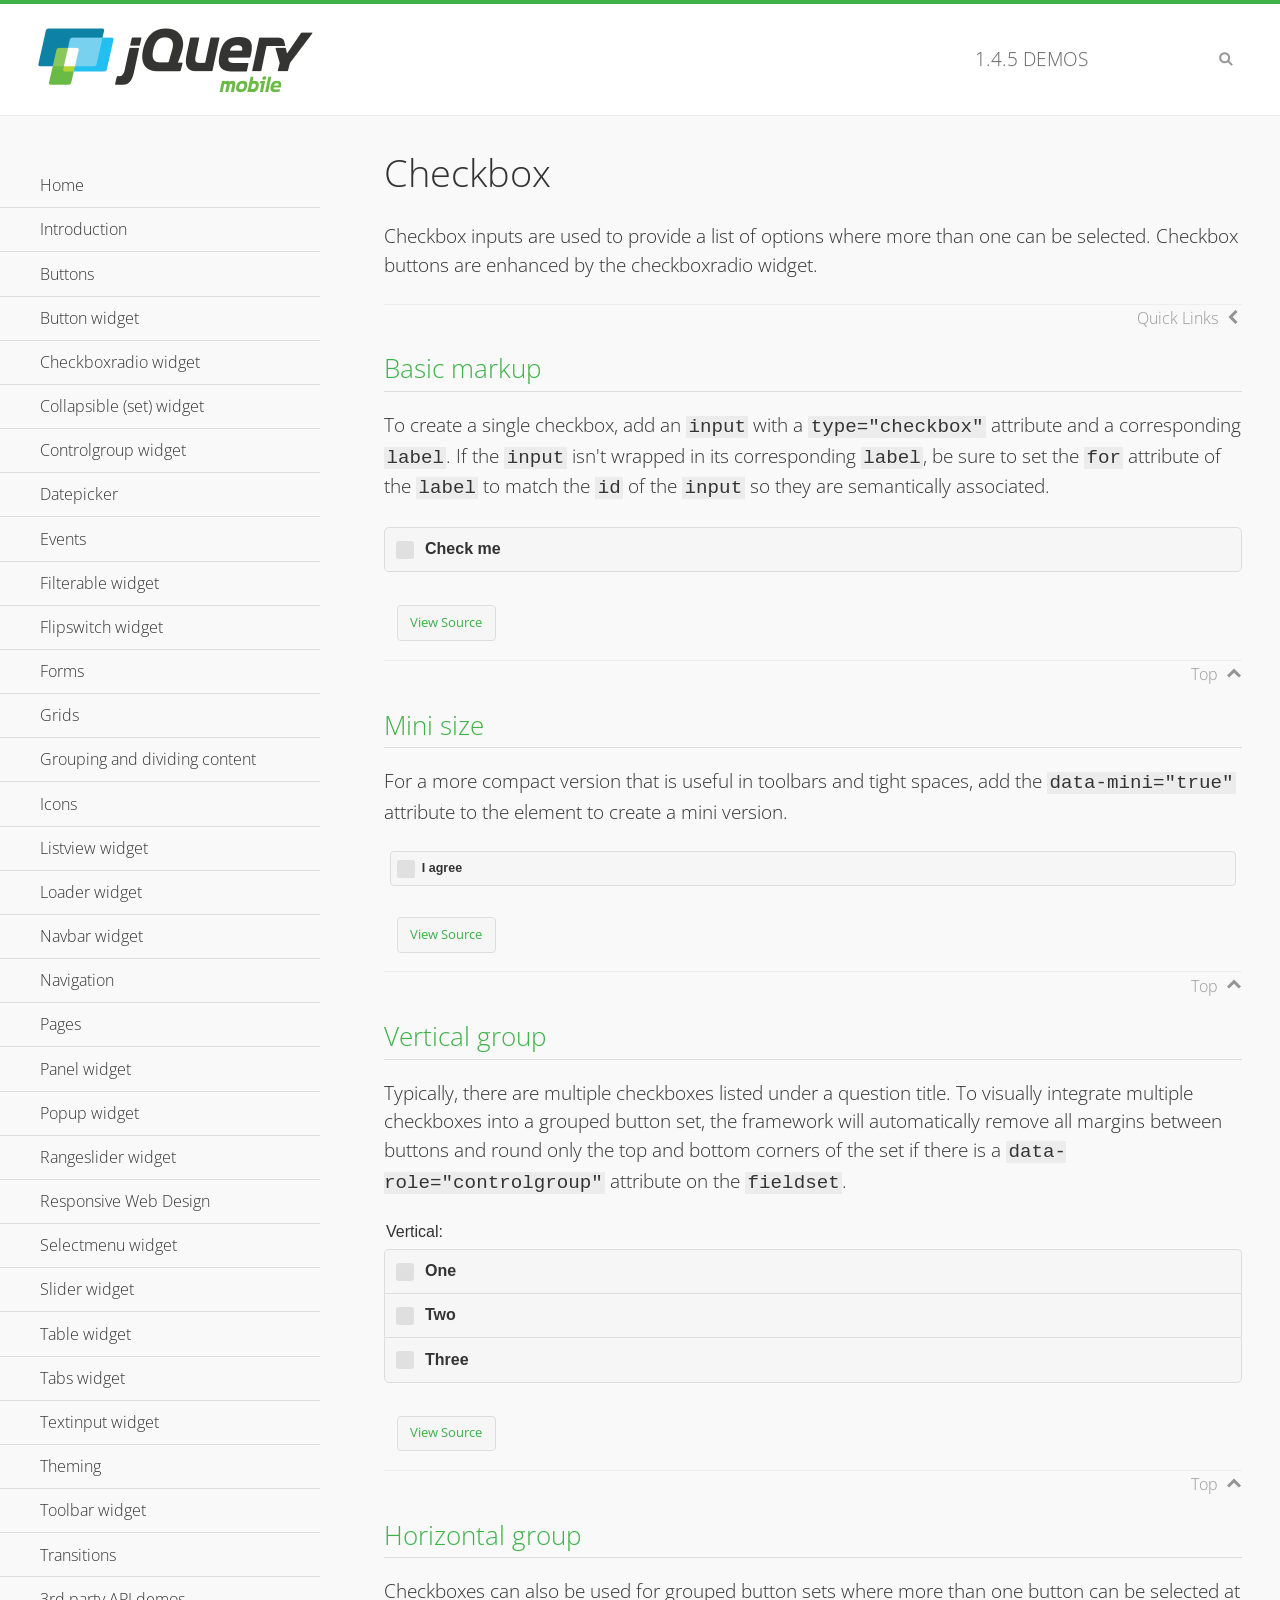
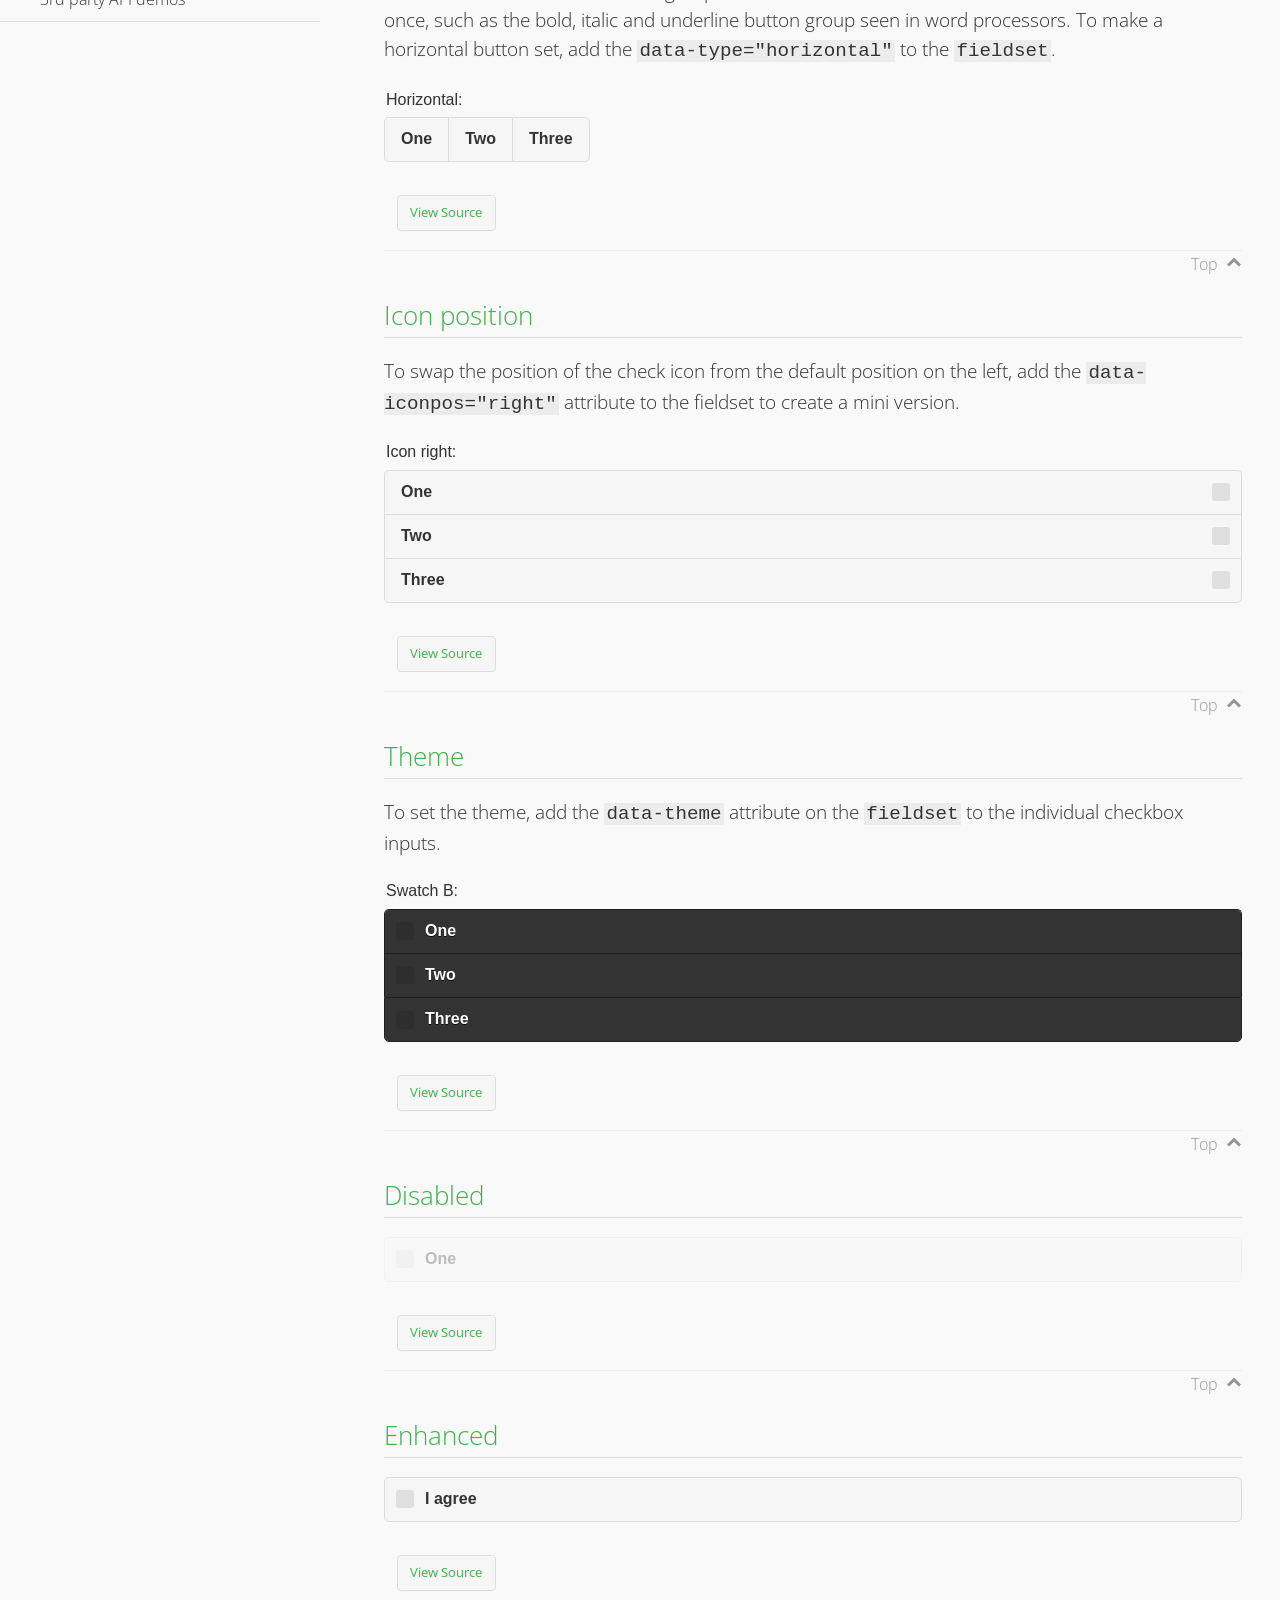
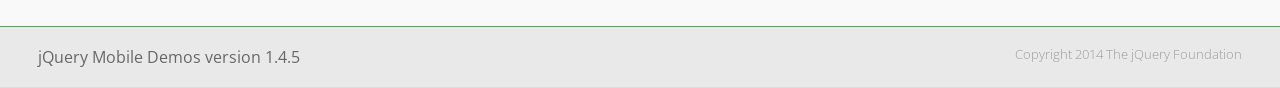
<file: jquery.mobile-1.4.5/demos/checkboxradio-checkbox/index.html>
<!DOCTYPE html>
<html>
<head>
	<meta charset="utf-8">
	<meta name="viewport" content="width=device-width, initial-scale=1">
	<title>Checkbox - jQuery Mobile Demos</title>
	<link rel="shortcut icon" href="../favicon.ico">
	<link rel="stylesheet" href="http://fonts.googleapis.com/css?family=Open+Sans:300,400,700">
	<link rel="stylesheet" href="../css/themes/default/jquery.mobile-1.4.5.min.css">
	<link rel="stylesheet" href="../_assets/css/jqm-demos.css">
	<script src="../js/jquery.js"></script>
	<script src="../_assets/js/index.js"></script>
	<script src="../js/jquery.mobile-1.4.5.min.js"></script>
</head>
<body>
<div data-role="page" class="jqm-demos" data-quicklinks="true">

	<div data-role="header" class="jqm-header">
		<h2><a href="../" title="jQuery Mobile Demos home"><img src="../_assets/img/jquery-logo.png" alt="jQuery Mobile"></a></h2>
		<p><span class="jqm-version"></span> Demos</p>
		<a href="#" class="jqm-navmenu-link ui-btn ui-btn-icon-notext ui-corner-all ui-icon-bars ui-nodisc-icon ui-alt-icon ui-btn-left">Menu</a>
		<a href="#" class="jqm-search-link ui-btn ui-btn-icon-notext ui-corner-all ui-icon-search ui-nodisc-icon ui-alt-icon ui-btn-right">Search</a>
	</div><!-- /header -->

	<div role="main" class="ui-content jqm-content">

		<h1>Checkbox</h1>

		<p>Checkbox inputs are used to provide a list of options where more than one can be selected. Checkbox buttons are enhanced by the checkboxradio widget.</p>

		<h2>Basic markup</h2>

		<p>To create a single checkbox, add an <code>input</code> with a <code>type="checkbox"</code> attribute and a corresponding <code>label</code>. If the <code>input</code> isn't wrapped in its corresponding <code>label</code>, be sure to set the <code>for</code> attribute of the <code>label</code> to match the <code>id</code> of the <code>input</code> so they are semantically associated.</p>

		<div data-demo-html="true">
			<form>
				<label>
					<input type="checkbox" name="checkbox-0 ">Check me
				</label>
			</form>
		</div><!--/demo-html -->

		<h2>Mini size</h2>

		<p>For a more compact version that is useful in toolbars and tight spaces, add the <code>data-mini="true"</code> attribute to the element to create a mini version. </p>

		<div data-demo-html="true">
			<form>
				<input type="checkbox" name="checkbox-mini-0" id="checkbox-mini-0" data-mini="true">
				<label for="checkbox-mini-0">I agree</label>
			</form>
		</div><!--/demo-html -->

		<h2>Vertical group</h2>

		<p>Typically, there are multiple checkboxes listed under a question title. To visually integrate multiple checkboxes into a grouped button set, the framework will automatically remove all margins between buttons and round only the top and bottom corners of the set if there is a <code> data-role="controlgroup"</code> attribute on the <code>fieldset</code>.</p>

		<div data-demo-html="true">
			<form>
				<fieldset data-role="controlgroup">
					<legend>Vertical:</legend>
					<input type="checkbox" name="checkbox-v-2a" id="checkbox-v-2a">
					<label for="checkbox-v-2a">One</label>
					<input type="checkbox" name="checkbox-v-2b" id="checkbox-v-2b">
					<label for="checkbox-v-2b">Two</label>
					<input type="checkbox" name="checkbox-v-2c" id="checkbox-v-2c">
					<label for="checkbox-v-2c">Three</label>
				</fieldset>
			</form>
		</div><!--/demo-html -->

		<h2>Horizontal group</h2>

		<p>Checkboxes can also be used for grouped button sets where more than one button can be selected at once, such as the bold, italic and underline button group seen in word processors. To make a horizontal button set, add the <code> data-type="horizontal"</code> to the <code>fieldset</code>.</p>

		<div data-demo-html="true">
			<form>
				<fieldset data-role="controlgroup" data-type="horizontal">
					<legend>Horizontal:</legend>
					<input type="checkbox" name="checkbox-h-2a" id="checkbox-h-2a">
					<label for="checkbox-h-2a">One</label>
					<input type="checkbox" name="checkbox-h-2b" id="checkbox-h-2b">
					<label for="checkbox-h-2b">Two</label>
					<input type="checkbox" name="checkbox-h-2c" id="checkbox-h-2c">
					<label for="checkbox-h-2c">Three</label>
				</fieldset>
			</form>
		</div><!--/demo-html -->

		<h2>Icon position</h2>

		<p>To swap the position of the check icon from the default position on the left, add the <code>data-iconpos="right"</code> attribute to the fieldset to create a mini version. </p>

		<div data-demo-html="true">
			<form>
				<fieldset data-role="controlgroup" data-iconpos="right">
					<legend>Icon right:</legend>
					<input type="checkbox" name="checkbox-h-6a" id="checkbox-h-6a">
					<label for="checkbox-h-6a">One</label>
					<input type="checkbox" name="checkbox-h-6b" id="checkbox-h-6b">
					<label for="checkbox-h-6b">Two</label>
					<input type="checkbox" name="checkbox-h-6c" id="checkbox-h-6c">
					<label for="checkbox-h-6c">Three</label>
				</fieldset>
			</form>
		</div><!--/demo-html -->

		<h2>Theme</h2>

		<p>To set the theme, add the <code>data-theme</code> attribute on the <code>fieldset</code> to the individual checkbox inputs.</p>

		<div data-demo-html="true">
			<form>
				<fieldset data-role="controlgroup">
					<legend>Swatch B:</legend>
					<input type="checkbox" name="checkbox-t-2a" id="checkbox-t-2a" data-theme="b">
					<label for="checkbox-t-2a">One</label>
					<input type="checkbox" name="checkbox-t-2b" id="checkbox-t-2b" data-theme="b">
					<label for="checkbox-t-2b">Two</label>
					<input type="checkbox" name="checkbox-t-2c" id="checkbox-t-2c" data-theme="b">
					<label for="checkbox-t-2c">Three</label>
				</fieldset>
			</form>
		</div><!--/demo-html -->

		<h2>Disabled</h2>

		<div data-demo-html="true">
			<form>
				<input disabled type="checkbox" name="checkbox-t-3a" id="checkbox-t-3a" data-theme="a">
				<label for="checkbox-t-3a">One</label>
			</form>
		</div><!--/demo-html -->

		<h2>Enhanced</h2>

		<div data-demo-html="true">
			<div class="ui-checkbox">
				<label for="checkbox-enhanced" class="ui-btn ui-corner-all ui-btn-inherit ui-btn-icon-left ui-checkbox-off">I agree</label>
				<input type="checkbox" name="checkbox-enhanced" id="checkbox-enhanced" data-enhanced="true">
			</div>
		</div><!--/demo-html -->

	</div><!-- /content -->
	    <div data-role="panel" class="jqm-navmenu-panel" data-position="left" data-display="overlay" data-theme="a">
	    	<ul class="jqm-list ui-alt-icon ui-nodisc-icon">
<li data-filtertext="demos homepage" data-icon="home"><a href=".././">Home</a></li>
<li data-filtertext="introduction overview getting started"><a href="../intro/" data-ajax="false">Introduction</a></li>
<li data-filtertext="buttons button markup buttonmarkup method anchor link button element"><a href="../button-markup/" data-ajax="false">Buttons</a></li>
<li data-filtertext="form button widget input button submit reset"><a href="../button/" data-ajax="false">Button widget</a></li>
<li data-role="collapsible" data-enhanced="true" data-collapsed-icon="carat-d" data-expanded-icon="carat-u" data-iconpos="right" data-inset="false" class="ui-collapsible ui-collapsible-themed-content ui-collapsible-collapsed">
	<h3 class="ui-collapsible-heading ui-collapsible-heading-collapsed">
		<a href="#" class="ui-collapsible-heading-toggle ui-btn ui-btn-icon-right ui-btn-inherit ui-icon-carat-d">
		    Checkboxradio widget<span class="ui-collapsible-heading-status"> click to expand contents</span>
		</a>
	</h3>
	<div class="ui-collapsible-content ui-body-inherit ui-collapsible-content-collapsed" aria-hidden="true">
		<ul>
			<li data-filtertext="form checkboxradio widget checkbox input checkboxes controlgroups"><a href="../checkboxradio-checkbox/" data-ajax="false">Checkboxes</a></li>
			<li data-filtertext="form checkboxradio widget radio input radio buttons controlgroups"><a href="../checkboxradio-radio/" data-ajax="false">Radio buttons</a></li>
		</ul>
	</div>
</li>
<li data-role="collapsible" data-enhanced="true" data-collapsed-icon="carat-d" data-expanded-icon="carat-u" data-iconpos="right" data-inset="false" class="ui-collapsible ui-collapsible-themed-content ui-collapsible-collapsed">
	<h3 class="ui-collapsible-heading ui-collapsible-heading-collapsed">
		<a href="#" class="ui-collapsible-heading-toggle ui-btn ui-btn-icon-right ui-btn-inherit ui-icon-carat-d">
			Collapsible (set) widget<span class="ui-collapsible-heading-status"> click to expand contents</span>
		</a>
	</h3>
	<div class="ui-collapsible-content ui-body-inherit ui-collapsible-content-collapsed" aria-hidden="true">
		<ul>
			<li data-filtertext="collapsibles content formatting"><a href="../collapsible/" data-ajax="false">Collapsible</a></li>
			<li data-filtertext="dynamic collapsible set accordion append expand"><a href="../collapsible-dynamic/" data-ajax="false">Dynamic collapsibles</a></li>
			<li data-filtertext="accordions collapsible set widget content formatting grouped collapsibles"><a href="../collapsibleset/" data-ajax="false">Collapsible set</a></li>
		</ul>
	</div>
</li>
<li data-role="collapsible" data-enhanced="true" data-collapsed-icon="carat-d" data-expanded-icon="carat-u" data-iconpos="right" data-inset="false" class="ui-collapsible ui-collapsible-themed-content ui-collapsible-collapsed">
	<h3 class="ui-collapsible-heading ui-collapsible-heading-collapsed">
		<a href="#" class="ui-collapsible-heading-toggle ui-btn ui-btn-icon-right ui-btn-inherit ui-icon-carat-d">
			Controlgroup widget<span class="ui-collapsible-heading-status"> click to expand contents</span>
		</a>
	</h3>
	<div class="ui-collapsible-content ui-body-inherit ui-collapsible-content-collapsed" aria-hidden="true">
		<ul>
			<li data-filtertext="controlgroups selectmenu checkboxradio input grouped buttons horizontal vertical"><a href="../controlgroup/" data-ajax="false">Controlgroup</a></li>
			<li data-filtertext="dynamic controlgroup dynamically add buttons"><a href="../controlgroup-dynamic/" data-ajax="false">Dynamic controlgroups</a></li>
		</ul>
	</div>
</li>
<li data-filtertext="form datepicker widget date input"><a href="../datepicker/" data-ajax="false">Datepicker</a></li>
<li data-role="collapsible" data-enhanced="true" data-collapsed-icon="carat-d" data-expanded-icon="carat-u" data-iconpos="right" data-inset="false" class="ui-collapsible ui-collapsible-themed-content ui-collapsible-collapsed">
	<h3 class="ui-collapsible-heading ui-collapsible-heading-collapsed">
		<a href="#" class="ui-collapsible-heading-toggle ui-btn ui-btn-icon-right ui-btn-inherit ui-icon-carat-d">
			Events<span class="ui-collapsible-heading-status"> click to expand contents</span>
		</a>
	</h3>
	<div class="ui-collapsible-content ui-body-inherit ui-collapsible-content-collapsed" aria-hidden="true">
		<ul>
			<li data-filtertext="swipe to delete list items listviews swipe events"><a href="../swipe-list/" data-ajax="false">Swipe list items</a></li>
			<li data-filtertext="swipe to navigate swipe page navigation swipe events"><a href="../swipe-page/" data-ajax="false">Swipe page navigation</a></li>
		</ul>
	</div>
</li>
<li data-filtertext="filterable filter elements sorting searching listview table"><a href="../filterable/" data-ajax="false">Filterable widget</a></li>
<li data-filtertext="form flipswitch widget flip toggle switch binary select checkbox input"><a href="../flipswitch/" data-ajax="false">Flipswitch widget</a></li>
<li data-role="collapsible" data-enhanced="true" data-collapsed-icon="carat-d" data-expanded-icon="carat-u" data-iconpos="right" data-inset="false" class="ui-collapsible ui-collapsible-themed-content ui-collapsible-collapsed">
	<h3 class="ui-collapsible-heading ui-collapsible-heading-collapsed">
		<a href="#" class="ui-collapsible-heading-toggle ui-btn ui-btn-icon-right ui-btn-inherit ui-icon-carat-d">
			Forms<span class="ui-collapsible-heading-status"> click to expand contents</span>
		</a>
	</h3>
	<div class="ui-collapsible-content ui-body-inherit ui-collapsible-content-collapsed" aria-hidden="true">
		<ul>
			<li data-filtertext="forms text checkbox radio range button submit reset inputs selects textarea slider flipswitch label form elements"><a href="../forms/" data-ajax="false">Forms</a></li>
			<li data-filtertext="form hide labels hidden accessible ui-hidden-accessible forms"><a href="../forms-label-hidden-accessible/" data-ajax="false">Hide labels</a></li>
			<li data-filtertext="form field containers fieldcontain ui-field-contain forms"><a href="../forms-field-contain/" data-ajax="false">Field containers</a></li>
			<li data-filtertext="forms disabled form elements"><a href="../forms-disabled/" data-ajax="false">Forms disabled</a></li>
			<li data-filtertext="forms gallery examples overview forms text checkbox radio range button submit reset inputs selects textarea slider flipswitch label form elements"><a href="../forms-gallery/" data-ajax="false">Forms gallery</a></li>
		</ul>
	</div>
</li>
<li data-role="collapsible" data-enhanced="true" data-collapsed-icon="carat-d" data-expanded-icon="carat-u" data-iconpos="right" data-inset="false" class="ui-collapsible ui-collapsible-themed-content ui-collapsible-collapsed">
	<h3 class="ui-collapsible-heading ui-collapsible-heading-collapsed">
		<a href="#" class="ui-collapsible-heading-toggle ui-btn ui-btn-icon-right ui-btn-inherit ui-icon-carat-d">
			Grids<span class="ui-collapsible-heading-status"> click to expand contents</span>
		</a>
	</h3>
	<div class="ui-collapsible-content ui-body-inherit ui-collapsible-content-collapsed" aria-hidden="true">
		<ul>
			<li data-filtertext="grids columns blocks content formatting rwd responsive css framework"><a href="../grids/" data-ajax="false">Grids</a></li>
			<li data-filtertext="buttons in grids css framework"><a href="../grids-buttons/" data-ajax="false">Buttons in grids</a></li>
			<li data-filtertext="custom responsive grids rwd css framework"><a href="../grids-custom-responsive/" data-ajax="false">Custom responsive grids</a></li>
		</ul>
	</div>
</li>
<li data-filtertext="blocks content formatting sections heading"><a href="../body-bar-classes/" data-ajax="false">Grouping and dividing content</a></li>
<li data-role="collapsible" data-enhanced="true" data-collapsed-icon="carat-d" data-expanded-icon="carat-u" data-iconpos="right" data-inset="false" class="ui-collapsible ui-collapsible-themed-content ui-collapsible-collapsed">
	<h3 class="ui-collapsible-heading ui-collapsible-heading-collapsed">
		<a href="#" class="ui-collapsible-heading-toggle ui-btn ui-btn-icon-right ui-btn-inherit ui-icon-carat-d">
			Icons<span class="ui-collapsible-heading-status"> click to expand contents</span>
		</a>
	</h3>
	<div class="ui-collapsible-content ui-body-inherit ui-collapsible-content-collapsed" aria-hidden="true">
		<ul>
			<li data-filtertext="button icons svg disc alt custom icon position"><a href="../icons/" data-ajax="false">Icons</a></li>
			<li data-filtertext=""><a href="../icons-grunticon/" data-ajax="false">Grunticon loader</a></li>
		</ul>
	</div>
</li>
<li data-role="collapsible" data-enhanced="true" data-collapsed-icon="carat-d" data-expanded-icon="carat-u" data-iconpos="right" data-inset="false" class="ui-collapsible ui-collapsible-themed-content ui-collapsible-collapsed">
	<h3 class="ui-collapsible-heading ui-collapsible-heading-collapsed">
		<a href="#" class="ui-collapsible-heading-toggle ui-btn ui-btn-icon-right ui-btn-inherit ui-icon-carat-d">
			Listview widget<span class="ui-collapsible-heading-status"> click to expand contents</span>
		</a>
	</h3>
	<div class="ui-collapsible-content ui-body-inherit ui-collapsible-content-collapsed" aria-hidden="true">
		<ul>
			<li data-filtertext="listview widget thumbnails icons nested split button collapsible ul ol"><a href="../listview/" data-ajax="false">Listview</a></li>
			<li data-filtertext="autocomplete filterable reveal listview filtertextbeforefilter placeholder"><a href="../listview-autocomplete/" data-ajax="false">Listview autocomplete</a></li>
			<li data-filtertext="autocomplete filterable reveal listview remote data filtertextbeforefilter placeholder"><a href="../listview-autocomplete-remote/" data-ajax="false">Listview autocomplete remote data</a></li>
			<li data-filtertext="autodividers anchor jump scroll linkbars listview lists ul ol"><a href="../listview-autodividers-linkbar/" data-ajax="false">Listview autodividers linkbar</a></li>
			<li data-filtertext="listview autodividers selector autodividersselector lists ul ol"><a href="../listview-autodividers-selector/" data-ajax="false">Listview autodividers selector</a></li>
			<li data-filtertext="listview nested list items"><a href="../listview-nested-lists/" data-ajax="false">Nested Listviews</a></li>
			<li data-filtertext="listview collapsible list items flat"><a href="../listview-collapsible-item-flat/" data-ajax="false">Listview collapsible list items (flat)</a></li>
			<li data-filtertext="listview collapsible list indented"><a href="../listview-collapsible-item-indented/" data-ajax="false">Listview collapsible list items (indented)</a></li>
			<li data-filtertext="grid listview responsive grids responsive listviews lists ul"><a href="../listview-grid/" data-ajax="false">Listview responsive grid</a></li>
		</ul>
	</div>
</li>
<li data-filtertext="loader widget page loading navigation overlay spinner"><a href="../loader/" data-ajax="false">Loader widget</a></li>
<li data-filtertext="navbar widget navmenu toolbars header footer"><a href="../navbar/" data-ajax="false">Navbar widget</a></li>
<li data-role="collapsible" data-enhanced="true" data-collapsed-icon="carat-d" data-expanded-icon="carat-u" data-iconpos="right" data-inset="false" class="ui-collapsible ui-collapsible-themed-content ui-collapsible-collapsed">
	<h3 class="ui-collapsible-heading ui-collapsible-heading-collapsed">
		<a href="#" class="ui-collapsible-heading-toggle ui-btn ui-btn-icon-right ui-btn-inherit ui-icon-carat-d">
			Navigation<span class="ui-collapsible-heading-status"> click to expand contents</span>
		</a>
	</h3>
	<div class="ui-collapsible-content ui-body-inherit ui-collapsible-content-collapsed" aria-hidden="true">
		<ul>
			<li data-filtertext="ajax navigation navigate widget history event method"><a href="../navigation/" data-ajax="false">Navigation</a></li>
			<li data-filtertext="linking pages page links navigation ajax prefetch cache"><a href="../navigation-linking-pages/" data-ajax="false">Linking pages</a></li>
			<!-- <li data-filtertext="php redirect server redirection server-side navigation"><a href="../navigation-php-redirect/" data-ajax="false">PHP redirect demo</a></li>-->
			<li data-filtertext="navigation redirection hash query"><a href="../navigation-hash-processing/" data-ajax="false">Hash processing demo</a></li>
			<li data-filtertext="navigation redirection hash query"><a href="../page-events/" data-ajax="false">Page Navigation Events</a></li>
		</ul>
	</div>
</li>
<li data-role="collapsible" data-enhanced="true" data-collapsed-icon="carat-d" data-expanded-icon="carat-u" data-iconpos="right" data-inset="false" class="ui-collapsible ui-collapsible-themed-content ui-collapsible-collapsed">
	<h3 class="ui-collapsible-heading ui-collapsible-heading-collapsed">
		<a href="#" class="ui-collapsible-heading-toggle ui-btn ui-btn-icon-right ui-btn-inherit ui-icon-carat-d">
			Pages<span class="ui-collapsible-heading-status"> click to expand contents</span>
		</a>
	</h3>
	<div class="ui-collapsible-content ui-body-inherit ui-collapsible-content-collapsed" aria-hidden="true">
		<ul>
			<li data-filtertext="pages page widget ajax navigation"><a href="../pages/" data-ajax="false">Pages</a></li>
			<li data-filtertext="single page"><a href="../pages-single-page/" data-ajax="false">Single page</a></li>
			<li data-filtertext="multipage multi-page page"><a href="../pages-multi-page/" data-ajax="false">Multi-page template</a></li>
			<li data-filtertext="dialog page widget modal popup"><a href="../pages-dialog/" data-ajax="false">Dialog page</a></li>
		</ul>
	</div>
</li>
<li data-role="collapsible" data-enhanced="true" data-collapsed-icon="carat-d" data-expanded-icon="carat-u" data-iconpos="right" data-inset="false" class="ui-collapsible ui-collapsible-themed-content ui-collapsible-collapsed">
	<h3 class="ui-collapsible-heading ui-collapsible-heading-collapsed">
		<a href="#" class="ui-collapsible-heading-toggle ui-btn ui-btn-icon-right ui-btn-inherit ui-icon-carat-d">
			Panel widget<span class="ui-collapsible-heading-status"> click to expand contents</span>
		</a>
	</h3>
	<div class="ui-collapsible-content ui-body-inherit ui-collapsible-content-collapsed" aria-hidden="true">
		<ul>
			<li data-filtertext="panel widget sliding panels reveal push overlay responsive"><a href="../panel/" data-ajax="false">Panel</a></li>
			<li data-filtertext=""><a href="../panel-external/" data-ajax="false">External panels</a></li>
			<li data-filtertext="panel "><a href="../panel-fixed/" data-ajax="false">Fixed panels</a></li>
			<li data-filtertext="panel slide panels sliding panels shadow rwd responsive breakpoint"><a href="../panel-responsive/" data-ajax="false">Panels responsive</a></li>
			<li data-filtertext="panel custom style custom panel width reveal shadow listview panel styling page background wrapper"><a href="../panel-styling/" data-ajax="false">Custom panel style</a></li>
			<li data-filtertext="panel open on swipe"><a href="../panel-swipe-open/" data-ajax="false">Panel open on swipe</a></li>
			<li data-filtertext="panels outside page internal external toolbars"><a href="../panel-external-internal/" data-ajax="false">Panel external and internal</a></li>
		</ul>
	</div>
</li>
<li data-role="collapsible" data-enhanced="true" data-collapsed-icon="carat-d" data-expanded-icon="carat-u" data-iconpos="right" data-inset="false" class="ui-collapsible ui-collapsible-themed-content ui-collapsible-collapsed">
	<h3 class="ui-collapsible-heading ui-collapsible-heading-collapsed">
		<a href="#" class="ui-collapsible-heading-toggle ui-btn ui-btn-icon-right ui-btn-inherit ui-icon-carat-d">
			Popup widget<span class="ui-collapsible-heading-status"> click to expand contents</span>
		</a>
	</h3>
	<div class="ui-collapsible-content ui-body-inherit ui-collapsible-content-collapsed" aria-hidden="true">
		<ul>
			<li data-filtertext="popup widget popups dialog modal transition tooltip lightbox form overlay screen flip pop fade transition"><a href="../popup/" data-ajax="false">Popup</a></li>
			<li data-filtertext="popup alignment position"><a href="../popup-alignment/" data-ajax="false">Popup alignment</a></li>
			<li data-filtertext="popup arrow size popups popover"><a href="../popup-arrow-size/" data-ajax="false">Popup arrow size</a></li>
			<li data-filtertext="dynamic popups popup images lightbox"><a href="../popup-dynamic/" data-ajax="false">Dynamic popups</a></li>
			<li data-filtertext="popups with iframes scaling"><a href="../popup-iframe/" data-ajax="false">Popups with iframes</a></li>
			<li data-filtertext="popup image scaling"><a href="../popup-image-scaling/" data-ajax="false">Popup image scaling</a></li>
			<li data-filtertext="external popup outside multi-page"><a href="../popup-outside-multipage/" data-ajax="false">Popup outside multi-page</a></li>
		</ul>
	</div>
</li>
<li data-filtertext="form rangeslider widget dual sliders dual handle sliders range input"><a href="../rangeslider/" data-ajax="false">Rangeslider widget</a></li>
<li data-filtertext="responsive web design rwd adaptive progressive enhancement PE accessible mobile breakpoints media query media queries"><a href="../rwd/" data-ajax="false">Responsive Web Design</a></li>
<li data-role="collapsible" data-enhanced="true" data-collapsed-icon="carat-d" data-expanded-icon="carat-u" data-iconpos="right" data-inset="false" class="ui-collapsible ui-collapsible-themed-content ui-collapsible-collapsed">
	<h3 class="ui-collapsible-heading ui-collapsible-heading-collapsed">
		<a href="#" class="ui-collapsible-heading-toggle ui-btn ui-btn-icon-right ui-btn-inherit ui-icon-carat-d">
			Selectmenu widget<span class="ui-collapsible-heading-status"> click to expand contents</span>
		</a>
	</h3>
	<div class="ui-collapsible-content ui-body-inherit ui-collapsible-content-collapsed" aria-hidden="true">
		<ul>
			<li data-filtertext="form selectmenu widget select input custom select menu selects"><a href="../selectmenu/" data-ajax="false">Selectmenu</a></li>
			<li data-filtertext="form custom select menu selectmenu widget custom menu option optgroup multiple selects"><a href="../selectmenu-custom/" data-ajax="false">Custom select menu</a></li>
			<li data-filtertext="filterable select filter popup dialog"><a href="../selectmenu-custom-filter/" data-ajax="false">Custom select menu with filter</a></li>
		</ul>
	</div>
</li>
<li data-role="collapsible" data-enhanced="true" data-collapsed-icon="carat-d" data-expanded-icon="carat-u" data-iconpos="right" data-inset="false" class="ui-collapsible ui-collapsible-themed-content ui-collapsible-collapsed">
	<h3 class="ui-collapsible-heading ui-collapsible-heading-collapsed">
		<a href="#" class="ui-collapsible-heading-toggle ui-btn ui-btn-icon-right ui-btn-inherit ui-icon-carat-d">
			Slider widget<span class="ui-collapsible-heading-status"> click to expand contents</span>
		</a>
	</h3>
	<div class="ui-collapsible-content ui-body-inherit ui-collapsible-content-collapsed" aria-hidden="true">
		<ul>
			<li data-filtertext="form slider widget range input single sliders"><a href="../slider/" data-ajax="false">Slider</a></li>
			<li data-filtertext="form slider widget flipswitch slider binary select flip toggle switch"><a href="../slider-flipswitch/" data-ajax="false">Slider flip toggle switch</a></li>
			<li data-filtertext="form slider tooltip handle value input range sliders"><a href="../slider-tooltip/" data-ajax="false">Slider tooltip</a></li>
		</ul>
	</div>
</li>
<li data-role="collapsible" data-enhanced="true" data-collapsed-icon="carat-d" data-expanded-icon="carat-u" data-iconpos="right" data-inset="false" class="ui-collapsible ui-collapsible-themed-content ui-collapsible-collapsed">
	<h3 class="ui-collapsible-heading ui-collapsible-heading-collapsed">
		<a href="#" class="ui-collapsible-heading-toggle ui-btn ui-btn-icon-right ui-btn-inherit ui-icon-carat-d">
			Table widget<span class="ui-collapsible-heading-status"> click to expand contents</span>
		</a>
	</h3>
	<div class="ui-collapsible-content ui-body-inherit ui-collapsible-content-collapsed" aria-hidden="true">
		<ul>
			<li data-filtertext="table widget reflow column toggle th td responsive tables rwd hide show tabular"><a href="../table-column-toggle/" data-ajax="false">Table Column Toggle</a></li>
			<li data-filtertext="table column toggle phone comparison demo"><a href="../table-column-toggle-example/" data-ajax="false">Table Column Toggle demo</a></li>
			<li data-filtertext="responsive tables table column toggle heading groups rwd breakpoint"><a href="../table-column-toggle-heading-groups/" data-ajax="false">Table Column Toggle heading groups</a></li>
			<li data-filtertext="responsive tables table column toggle hide rwd breakpoint customization options"><a href="../table-column-toggle-options/" data-ajax="false">Table Column Toggle options</a></li>
			<li data-filtertext="table reflow th td responsive rwd columns tabular"><a href="../table-reflow/" data-ajax="false">Table Reflow</a></li>
			<li data-filtertext="responsive tables table reflow heading groups rwd breakpoint"><a href="../table-reflow-heading-groups/" data-ajax="false">Table Reflow heading groups</a></li>
			<li data-filtertext="responsive tables table reflow stripes strokes table style"><a href="../table-reflow-stripes-strokes/" data-ajax="false">Table Reflow stripes and strokes</a></li>
			<li data-filtertext="responsive tables table reflow stack custom styles"><a href="../table-reflow-styling/" data-ajax="false">Table Reflow custom styles</a></li>
		</ul>
	</div>
</li>
<li data-filtertext="ui tabs widget"><a href="../tabs/" data-ajax="false">Tabs widget</a></li>
<li data-filtertext="form textinput widget text input textarea number date time tel email file color password"><a href="../textinput/" data-ajax="false">Textinput widget</a></li>
<li data-role="collapsible" data-enhanced="true" data-collapsed-icon="carat-d" data-expanded-icon="carat-u" data-iconpos="right" data-inset="false" class="ui-collapsible ui-collapsible-themed-content ui-collapsible-collapsed">
	<h3 class="ui-collapsible-heading ui-collapsible-heading-collapsed">
		<a href="#" class="ui-collapsible-heading-toggle ui-btn ui-btn-icon-right ui-btn-inherit ui-icon-carat-d">
			Theming<span class="ui-collapsible-heading-status"> click to expand contents</span>
		</a>
	</h3>
	<div class="ui-collapsible-content ui-body-inherit ui-collapsible-content-collapsed" aria-hidden="true">
		<ul>
			<li data-filtertext="default theme swatches theming style css"><a href="../theme-default/" data-ajax="false">Default theme</a></li>
			<li data-filtertext="classic theme old theme swatches theming style css"><a href="../theme-classic/" data-ajax="false">Classic theme</a></li>
		</ul>
	</div>
</li>
<li data-role="collapsible" data-enhanced="true" data-collapsed-icon="carat-d" data-expanded-icon="carat-u" data-iconpos="right" data-inset="false" class="ui-collapsible ui-collapsible-themed-content ui-collapsible-collapsed">
	<h3 class="ui-collapsible-heading ui-collapsible-heading-collapsed">
		<a href="#" class="ui-collapsible-heading-toggle ui-btn ui-btn-icon-right ui-btn-inherit ui-icon-carat-d">
			Toolbar widget<span class="ui-collapsible-heading-status"> click to expand contents</span>
		</a>
	</h3>
	<div class="ui-collapsible-content ui-body-inherit ui-collapsible-content-collapsed" aria-hidden="true">
		<ul>
			<li data-filtertext="toolbar widget header footer toolbars fixed fullscreen external sections"><a href="../toolbar/" data-ajax="false">Toolbar</a></li>
			<li data-filtertext="dynamic toolbars dynamically add toolbar header footer"><a href="../toolbar-dynamic/" data-ajax="false">Dynamic toolbars</a></li>
			<li data-filtertext="external toolbars header footer"><a href="../toolbar-external/" data-ajax="false">External toolbars</a></li>
			<li data-filtertext="fixed toolbars header footer"><a href="../toolbar-fixed/" data-ajax="false">Fixed toolbars</a></li>
			<li data-filtertext="fixed fullscreen toolbars header footer"><a href="../toolbar-fixed-fullscreen/" data-ajax="false">Fullscreen toolbars</a></li>
			<li data-filtertext="external fixed toolbars header footer"><a href="../toolbar-fixed-external/" data-ajax="false">Fixed external toolbars</a></li>
			<li data-filtertext="external persistent toolbars header footer navbar navmenu"><a href="../toolbar-fixed-persistent/" data-ajax="false">Persistent toolbars</a></li>
			<li data-filtertext="external ajax optimized toolbars persistent toolbars header footer navbar"><a href="../toolbar-fixed-persistent-optimized/" data-ajax="false">Ajax optimized toolbars</a></li>
			<li data-filtertext="form in toolbars header footer"><a href="../toolbar-fixed-forms/" data-ajax="false">Form in toolbar</a></li>
		</ul>
	</div>
</li>
<li data-filtertext="page transitions animated pages popup navigation flip slide fade pop"><a href="../transitions/" data-ajax="false">Transitions</a></li>
<li data-role="collapsible" data-enhanced="true" data-collapsed-icon="carat-d" data-expanded-icon="carat-u" data-iconpos="right" data-inset="false" class="ui-collapsible ui-collapsible-themed-content ui-collapsible-collapsed">
	<h3 class="ui-collapsible-heading ui-collapsible-heading-collapsed">
		<a href="#" class="ui-collapsible-heading-toggle ui-btn ui-btn-icon-right ui-btn-inherit ui-icon-carat-d">
			3rd party API demos<span class="ui-collapsible-heading-status"> click to expand contents</span>
		</a>
	</h3>
	<div class="ui-collapsible-content ui-body-inherit ui-collapsible-content-collapsed" aria-hidden="true">
		<ul>
			<li data-filtertext="backbone requirejs navigation router"><a href="../backbone-requirejs/" data-ajax="false">Backbone RequireJS</a></li>
			<li data-filtertext="google maps geolocation demo"><a href="../map-geolocation/" data-ajax="false">Google Maps geolocation</a></li>
			<li data-filtertext="google maps hybrid"><a href="../map-list-toggle/" data-ajax="false">Google Maps list toggle</a></li>
		</ul>
	</div>
</li>



		     </ul>
		</div><!-- /panel -->


	<div data-role="footer" data-position="fixed" data-tap-toggle="false" class="jqm-footer">
		<p>jQuery Mobile Demos version <span class="jqm-version"></span></p>
		<p>Copyright 2014 The jQuery Foundation</p>
	</div><!-- /footer -->
	<!-- TODO: This should become an external panel so we can add input to markup (unique ID) -->
    <div data-role="panel" class="jqm-search-panel" data-position="right" data-display="overlay" data-theme="a">
		<div class="jqm-search">
			<ul class="jqm-list" data-filter-placeholder="Search demos..." data-filter-reveal="true">
<li data-filtertext="demos homepage" data-icon="home"><a href=".././">Home</a></li>
<li data-filtertext="introduction overview getting started"><a href="../intro/" data-ajax="false">Introduction</a></li>
<li data-filtertext="buttons button markup buttonmarkup method anchor link button element"><a href="../button-markup/" data-ajax="false">Buttons</a></li>
<li data-filtertext="form button widget input button submit reset"><a href="../button/" data-ajax="false">Button widget</a></li>
<li data-role="collapsible" data-enhanced="true" data-collapsed-icon="carat-d" data-expanded-icon="carat-u" data-iconpos="right" data-inset="false" class="ui-collapsible ui-collapsible-themed-content ui-collapsible-collapsed">
	<h3 class="ui-collapsible-heading ui-collapsible-heading-collapsed">
		<a href="#" class="ui-collapsible-heading-toggle ui-btn ui-btn-icon-right ui-btn-inherit ui-icon-carat-d">
		    Checkboxradio widget<span class="ui-collapsible-heading-status"> click to expand contents</span>
		</a>
	</h3>
	<div class="ui-collapsible-content ui-body-inherit ui-collapsible-content-collapsed" aria-hidden="true">
		<ul>
			<li data-filtertext="form checkboxradio widget checkbox input checkboxes controlgroups"><a href="../checkboxradio-checkbox/" data-ajax="false">Checkboxes</a></li>
			<li data-filtertext="form checkboxradio widget radio input radio buttons controlgroups"><a href="../checkboxradio-radio/" data-ajax="false">Radio buttons</a></li>
		</ul>
	</div>
</li>
<li data-role="collapsible" data-enhanced="true" data-collapsed-icon="carat-d" data-expanded-icon="carat-u" data-iconpos="right" data-inset="false" class="ui-collapsible ui-collapsible-themed-content ui-collapsible-collapsed">
	<h3 class="ui-collapsible-heading ui-collapsible-heading-collapsed">
		<a href="#" class="ui-collapsible-heading-toggle ui-btn ui-btn-icon-right ui-btn-inherit ui-icon-carat-d">
			Collapsible (set) widget<span class="ui-collapsible-heading-status"> click to expand contents</span>
		</a>
	</h3>
	<div class="ui-collapsible-content ui-body-inherit ui-collapsible-content-collapsed" aria-hidden="true">
		<ul>
			<li data-filtertext="collapsibles content formatting"><a href="../collapsible/" data-ajax="false">Collapsible</a></li>
			<li data-filtertext="dynamic collapsible set accordion append expand"><a href="../collapsible-dynamic/" data-ajax="false">Dynamic collapsibles</a></li>
			<li data-filtertext="accordions collapsible set widget content formatting grouped collapsibles"><a href="../collapsibleset/" data-ajax="false">Collapsible set</a></li>
		</ul>
	</div>
</li>
<li data-role="collapsible" data-enhanced="true" data-collapsed-icon="carat-d" data-expanded-icon="carat-u" data-iconpos="right" data-inset="false" class="ui-collapsible ui-collapsible-themed-content ui-collapsible-collapsed">
	<h3 class="ui-collapsible-heading ui-collapsible-heading-collapsed">
		<a href="#" class="ui-collapsible-heading-toggle ui-btn ui-btn-icon-right ui-btn-inherit ui-icon-carat-d">
			Controlgroup widget<span class="ui-collapsible-heading-status"> click to expand contents</span>
		</a>
	</h3>
	<div class="ui-collapsible-content ui-body-inherit ui-collapsible-content-collapsed" aria-hidden="true">
		<ul>
			<li data-filtertext="controlgroups selectmenu checkboxradio input grouped buttons horizontal vertical"><a href="../controlgroup/" data-ajax="false">Controlgroup</a></li>
			<li data-filtertext="dynamic controlgroup dynamically add buttons"><a href="../controlgroup-dynamic/" data-ajax="false">Dynamic controlgroups</a></li>
		</ul>
	</div>
</li>
<li data-filtertext="form datepicker widget date input"><a href="../datepicker/" data-ajax="false">Datepicker</a></li>
<li data-role="collapsible" data-enhanced="true" data-collapsed-icon="carat-d" data-expanded-icon="carat-u" data-iconpos="right" data-inset="false" class="ui-collapsible ui-collapsible-themed-content ui-collapsible-collapsed">
	<h3 class="ui-collapsible-heading ui-collapsible-heading-collapsed">
		<a href="#" class="ui-collapsible-heading-toggle ui-btn ui-btn-icon-right ui-btn-inherit ui-icon-carat-d">
			Events<span class="ui-collapsible-heading-status"> click to expand contents</span>
		</a>
	</h3>
	<div class="ui-collapsible-content ui-body-inherit ui-collapsible-content-collapsed" aria-hidden="true">
		<ul>
			<li data-filtertext="swipe to delete list items listviews swipe events"><a href="../swipe-list/" data-ajax="false">Swipe list items</a></li>
			<li data-filtertext="swipe to navigate swipe page navigation swipe events"><a href="../swipe-page/" data-ajax="false">Swipe page navigation</a></li>
		</ul>
	</div>
</li>
<li data-filtertext="filterable filter elements sorting searching listview table"><a href="../filterable/" data-ajax="false">Filterable widget</a></li>
<li data-filtertext="form flipswitch widget flip toggle switch binary select checkbox input"><a href="../flipswitch/" data-ajax="false">Flipswitch widget</a></li>
<li data-role="collapsible" data-enhanced="true" data-collapsed-icon="carat-d" data-expanded-icon="carat-u" data-iconpos="right" data-inset="false" class="ui-collapsible ui-collapsible-themed-content ui-collapsible-collapsed">
	<h3 class="ui-collapsible-heading ui-collapsible-heading-collapsed">
		<a href="#" class="ui-collapsible-heading-toggle ui-btn ui-btn-icon-right ui-btn-inherit ui-icon-carat-d">
			Forms<span class="ui-collapsible-heading-status"> click to expand contents</span>
		</a>
	</h3>
	<div class="ui-collapsible-content ui-body-inherit ui-collapsible-content-collapsed" aria-hidden="true">
		<ul>
			<li data-filtertext="forms text checkbox radio range button submit reset inputs selects textarea slider flipswitch label form elements"><a href="../forms/" data-ajax="false">Forms</a></li>
			<li data-filtertext="form hide labels hidden accessible ui-hidden-accessible forms"><a href="../forms-label-hidden-accessible/" data-ajax="false">Hide labels</a></li>
			<li data-filtertext="form field containers fieldcontain ui-field-contain forms"><a href="../forms-field-contain/" data-ajax="false">Field containers</a></li>
			<li data-filtertext="forms disabled form elements"><a href="../forms-disabled/" data-ajax="false">Forms disabled</a></li>
			<li data-filtertext="forms gallery examples overview forms text checkbox radio range button submit reset inputs selects textarea slider flipswitch label form elements"><a href="../forms-gallery/" data-ajax="false">Forms gallery</a></li>
		</ul>
	</div>
</li>
<li data-role="collapsible" data-enhanced="true" data-collapsed-icon="carat-d" data-expanded-icon="carat-u" data-iconpos="right" data-inset="false" class="ui-collapsible ui-collapsible-themed-content ui-collapsible-collapsed">
	<h3 class="ui-collapsible-heading ui-collapsible-heading-collapsed">
		<a href="#" class="ui-collapsible-heading-toggle ui-btn ui-btn-icon-right ui-btn-inherit ui-icon-carat-d">
			Grids<span class="ui-collapsible-heading-status"> click to expand contents</span>
		</a>
	</h3>
	<div class="ui-collapsible-content ui-body-inherit ui-collapsible-content-collapsed" aria-hidden="true">
		<ul>
			<li data-filtertext="grids columns blocks content formatting rwd responsive css framework"><a href="../grids/" data-ajax="false">Grids</a></li>
			<li data-filtertext="buttons in grids css framework"><a href="../grids-buttons/" data-ajax="false">Buttons in grids</a></li>
			<li data-filtertext="custom responsive grids rwd css framework"><a href="../grids-custom-responsive/" data-ajax="false">Custom responsive grids</a></li>
		</ul>
	</div>
</li>
<li data-filtertext="blocks content formatting sections heading"><a href="../body-bar-classes/" data-ajax="false">Grouping and dividing content</a></li>
<li data-role="collapsible" data-enhanced="true" data-collapsed-icon="carat-d" data-expanded-icon="carat-u" data-iconpos="right" data-inset="false" class="ui-collapsible ui-collapsible-themed-content ui-collapsible-collapsed">
	<h3 class="ui-collapsible-heading ui-collapsible-heading-collapsed">
		<a href="#" class="ui-collapsible-heading-toggle ui-btn ui-btn-icon-right ui-btn-inherit ui-icon-carat-d">
			Icons<span class="ui-collapsible-heading-status"> click to expand contents</span>
		</a>
	</h3>
	<div class="ui-collapsible-content ui-body-inherit ui-collapsible-content-collapsed" aria-hidden="true">
		<ul>
			<li data-filtertext="button icons svg disc alt custom icon position"><a href="../icons/" data-ajax="false">Icons</a></li>
			<li data-filtertext=""><a href="../icons-grunticon/" data-ajax="false">Grunticon loader</a></li>
		</ul>
	</div>
</li>
<li data-role="collapsible" data-enhanced="true" data-collapsed-icon="carat-d" data-expanded-icon="carat-u" data-iconpos="right" data-inset="false" class="ui-collapsible ui-collapsible-themed-content ui-collapsible-collapsed">
	<h3 class="ui-collapsible-heading ui-collapsible-heading-collapsed">
		<a href="#" class="ui-collapsible-heading-toggle ui-btn ui-btn-icon-right ui-btn-inherit ui-icon-carat-d">
			Listview widget<span class="ui-collapsible-heading-status"> click to expand contents</span>
		</a>
	</h3>
	<div class="ui-collapsible-content ui-body-inherit ui-collapsible-content-collapsed" aria-hidden="true">
		<ul>
			<li data-filtertext="listview widget thumbnails icons nested split button collapsible ul ol"><a href="../listview/" data-ajax="false">Listview</a></li>
			<li data-filtertext="autocomplete filterable reveal listview filtertextbeforefilter placeholder"><a href="../listview-autocomplete/" data-ajax="false">Listview autocomplete</a></li>
			<li data-filtertext="autocomplete filterable reveal listview remote data filtertextbeforefilter placeholder"><a href="../listview-autocomplete-remote/" data-ajax="false">Listview autocomplete remote data</a></li>
			<li data-filtertext="autodividers anchor jump scroll linkbars listview lists ul ol"><a href="../listview-autodividers-linkbar/" data-ajax="false">Listview autodividers linkbar</a></li>
			<li data-filtertext="listview autodividers selector autodividersselector lists ul ol"><a href="../listview-autodividers-selector/" data-ajax="false">Listview autodividers selector</a></li>
			<li data-filtertext="listview nested list items"><a href="../listview-nested-lists/" data-ajax="false">Nested Listviews</a></li>
			<li data-filtertext="listview collapsible list items flat"><a href="../listview-collapsible-item-flat/" data-ajax="false">Listview collapsible list items (flat)</a></li>
			<li data-filtertext="listview collapsible list indented"><a href="../listview-collapsible-item-indented/" data-ajax="false">Listview collapsible list items (indented)</a></li>
			<li data-filtertext="grid listview responsive grids responsive listviews lists ul"><a href="../listview-grid/" data-ajax="false">Listview responsive grid</a></li>
		</ul>
	</div>
</li>
<li data-filtertext="loader widget page loading navigation overlay spinner"><a href="../loader/" data-ajax="false">Loader widget</a></li>
<li data-filtertext="navbar widget navmenu toolbars header footer"><a href="../navbar/" data-ajax="false">Navbar widget</a></li>
<li data-role="collapsible" data-enhanced="true" data-collapsed-icon="carat-d" data-expanded-icon="carat-u" data-iconpos="right" data-inset="false" class="ui-collapsible ui-collapsible-themed-content ui-collapsible-collapsed">
	<h3 class="ui-collapsible-heading ui-collapsible-heading-collapsed">
		<a href="#" class="ui-collapsible-heading-toggle ui-btn ui-btn-icon-right ui-btn-inherit ui-icon-carat-d">
			Navigation<span class="ui-collapsible-heading-status"> click to expand contents</span>
		</a>
	</h3>
	<div class="ui-collapsible-content ui-body-inherit ui-collapsible-content-collapsed" aria-hidden="true">
		<ul>
			<li data-filtertext="ajax navigation navigate widget history event method"><a href="../navigation/" data-ajax="false">Navigation</a></li>
			<li data-filtertext="linking pages page links navigation ajax prefetch cache"><a href="../navigation-linking-pages/" data-ajax="false">Linking pages</a></li>
			<!-- <li data-filtertext="php redirect server redirection server-side navigation"><a href="../navigation-php-redirect/" data-ajax="false">PHP redirect demo</a></li>-->
			<li data-filtertext="navigation redirection hash query"><a href="../navigation-hash-processing/" data-ajax="false">Hash processing demo</a></li>
			<li data-filtertext="navigation redirection hash query"><a href="../page-events/" data-ajax="false">Page Navigation Events</a></li>
		</ul>
	</div>
</li>
<li data-role="collapsible" data-enhanced="true" data-collapsed-icon="carat-d" data-expanded-icon="carat-u" data-iconpos="right" data-inset="false" class="ui-collapsible ui-collapsible-themed-content ui-collapsible-collapsed">
	<h3 class="ui-collapsible-heading ui-collapsible-heading-collapsed">
		<a href="#" class="ui-collapsible-heading-toggle ui-btn ui-btn-icon-right ui-btn-inherit ui-icon-carat-d">
			Pages<span class="ui-collapsible-heading-status"> click to expand contents</span>
		</a>
	</h3>
	<div class="ui-collapsible-content ui-body-inherit ui-collapsible-content-collapsed" aria-hidden="true">
		<ul>
			<li data-filtertext="pages page widget ajax navigation"><a href="../pages/" data-ajax="false">Pages</a></li>
			<li data-filtertext="single page"><a href="../pages-single-page/" data-ajax="false">Single page</a></li>
			<li data-filtertext="multipage multi-page page"><a href="../pages-multi-page/" data-ajax="false">Multi-page template</a></li>
			<li data-filtertext="dialog page widget modal popup"><a href="../pages-dialog/" data-ajax="false">Dialog page</a></li>
		</ul>
	</div>
</li>
<li data-role="collapsible" data-enhanced="true" data-collapsed-icon="carat-d" data-expanded-icon="carat-u" data-iconpos="right" data-inset="false" class="ui-collapsible ui-collapsible-themed-content ui-collapsible-collapsed">
	<h3 class="ui-collapsible-heading ui-collapsible-heading-collapsed">
		<a href="#" class="ui-collapsible-heading-toggle ui-btn ui-btn-icon-right ui-btn-inherit ui-icon-carat-d">
			Panel widget<span class="ui-collapsible-heading-status"> click to expand contents</span>
		</a>
	</h3>
	<div class="ui-collapsible-content ui-body-inherit ui-collapsible-content-collapsed" aria-hidden="true">
		<ul>
			<li data-filtertext="panel widget sliding panels reveal push overlay responsive"><a href="../panel/" data-ajax="false">Panel</a></li>
			<li data-filtertext=""><a href="../panel-external/" data-ajax="false">External panels</a></li>
			<li data-filtertext="panel "><a href="../panel-fixed/" data-ajax="false">Fixed panels</a></li>
			<li data-filtertext="panel slide panels sliding panels shadow rwd responsive breakpoint"><a href="../panel-responsive/" data-ajax="false">Panels responsive</a></li>
			<li data-filtertext="panel custom style custom panel width reveal shadow listview panel styling page background wrapper"><a href="../panel-styling/" data-ajax="false">Custom panel style</a></li>
			<li data-filtertext="panel open on swipe"><a href="../panel-swipe-open/" data-ajax="false">Panel open on swipe</a></li>
			<li data-filtertext="panels outside page internal external toolbars"><a href="../panel-external-internal/" data-ajax="false">Panel external and internal</a></li>
		</ul>
	</div>
</li>
<li data-role="collapsible" data-enhanced="true" data-collapsed-icon="carat-d" data-expanded-icon="carat-u" data-iconpos="right" data-inset="false" class="ui-collapsible ui-collapsible-themed-content ui-collapsible-collapsed">
	<h3 class="ui-collapsible-heading ui-collapsible-heading-collapsed">
		<a href="#" class="ui-collapsible-heading-toggle ui-btn ui-btn-icon-right ui-btn-inherit ui-icon-carat-d">
			Popup widget<span class="ui-collapsible-heading-status"> click to expand contents</span>
		</a>
	</h3>
	<div class="ui-collapsible-content ui-body-inherit ui-collapsible-content-collapsed" aria-hidden="true">
		<ul>
			<li data-filtertext="popup widget popups dialog modal transition tooltip lightbox form overlay screen flip pop fade transition"><a href="../popup/" data-ajax="false">Popup</a></li>
			<li data-filtertext="popup alignment position"><a href="../popup-alignment/" data-ajax="false">Popup alignment</a></li>
			<li data-filtertext="popup arrow size popups popover"><a href="../popup-arrow-size/" data-ajax="false">Popup arrow size</a></li>
			<li data-filtertext="dynamic popups popup images lightbox"><a href="../popup-dynamic/" data-ajax="false">Dynamic popups</a></li>
			<li data-filtertext="popups with iframes scaling"><a href="../popup-iframe/" data-ajax="false">Popups with iframes</a></li>
			<li data-filtertext="popup image scaling"><a href="../popup-image-scaling/" data-ajax="false">Popup image scaling</a></li>
			<li data-filtertext="external popup outside multi-page"><a href="../popup-outside-multipage/" data-ajax="false">Popup outside multi-page</a></li>
		</ul>
	</div>
</li>
<li data-filtertext="form rangeslider widget dual sliders dual handle sliders range input"><a href="../rangeslider/" data-ajax="false">Rangeslider widget</a></li>
<li data-filtertext="responsive web design rwd adaptive progressive enhancement PE accessible mobile breakpoints media query media queries"><a href="../rwd/" data-ajax="false">Responsive Web Design</a></li>
<li data-role="collapsible" data-enhanced="true" data-collapsed-icon="carat-d" data-expanded-icon="carat-u" data-iconpos="right" data-inset="false" class="ui-collapsible ui-collapsible-themed-content ui-collapsible-collapsed">
	<h3 class="ui-collapsible-heading ui-collapsible-heading-collapsed">
		<a href="#" class="ui-collapsible-heading-toggle ui-btn ui-btn-icon-right ui-btn-inherit ui-icon-carat-d">
			Selectmenu widget<span class="ui-collapsible-heading-status"> click to expand contents</span>
		</a>
	</h3>
	<div class="ui-collapsible-content ui-body-inherit ui-collapsible-content-collapsed" aria-hidden="true">
		<ul>
			<li data-filtertext="form selectmenu widget select input custom select menu selects"><a href="../selectmenu/" data-ajax="false">Selectmenu</a></li>
			<li data-filtertext="form custom select menu selectmenu widget custom menu option optgroup multiple selects"><a href="../selectmenu-custom/" data-ajax="false">Custom select menu</a></li>
			<li data-filtertext="filterable select filter popup dialog"><a href="../selectmenu-custom-filter/" data-ajax="false">Custom select menu with filter</a></li>
		</ul>
	</div>
</li>
<li data-role="collapsible" data-enhanced="true" data-collapsed-icon="carat-d" data-expanded-icon="carat-u" data-iconpos="right" data-inset="false" class="ui-collapsible ui-collapsible-themed-content ui-collapsible-collapsed">
	<h3 class="ui-collapsible-heading ui-collapsible-heading-collapsed">
		<a href="#" class="ui-collapsible-heading-toggle ui-btn ui-btn-icon-right ui-btn-inherit ui-icon-carat-d">
			Slider widget<span class="ui-collapsible-heading-status"> click to expand contents</span>
		</a>
	</h3>
	<div class="ui-collapsible-content ui-body-inherit ui-collapsible-content-collapsed" aria-hidden="true">
		<ul>
			<li data-filtertext="form slider widget range input single sliders"><a href="../slider/" data-ajax="false">Slider</a></li>
			<li data-filtertext="form slider widget flipswitch slider binary select flip toggle switch"><a href="../slider-flipswitch/" data-ajax="false">Slider flip toggle switch</a></li>
			<li data-filtertext="form slider tooltip handle value input range sliders"><a href="../slider-tooltip/" data-ajax="false">Slider tooltip</a></li>
		</ul>
	</div>
</li>
<li data-role="collapsible" data-enhanced="true" data-collapsed-icon="carat-d" data-expanded-icon="carat-u" data-iconpos="right" data-inset="false" class="ui-collapsible ui-collapsible-themed-content ui-collapsible-collapsed">
	<h3 class="ui-collapsible-heading ui-collapsible-heading-collapsed">
		<a href="#" class="ui-collapsible-heading-toggle ui-btn ui-btn-icon-right ui-btn-inherit ui-icon-carat-d">
			Table widget<span class="ui-collapsible-heading-status"> click to expand contents</span>
		</a>
	</h3>
	<div class="ui-collapsible-content ui-body-inherit ui-collapsible-content-collapsed" aria-hidden="true">
		<ul>
			<li data-filtertext="table widget reflow column toggle th td responsive tables rwd hide show tabular"><a href="../table-column-toggle/" data-ajax="false">Table Column Toggle</a></li>
			<li data-filtertext="table column toggle phone comparison demo"><a href="../table-column-toggle-example/" data-ajax="false">Table Column Toggle demo</a></li>
			<li data-filtertext="responsive tables table column toggle heading groups rwd breakpoint"><a href="../table-column-toggle-heading-groups/" data-ajax="false">Table Column Toggle heading groups</a></li>
			<li data-filtertext="responsive tables table column toggle hide rwd breakpoint customization options"><a href="../table-column-toggle-options/" data-ajax="false">Table Column Toggle options</a></li>
			<li data-filtertext="table reflow th td responsive rwd columns tabular"><a href="../table-reflow/" data-ajax="false">Table Reflow</a></li>
			<li data-filtertext="responsive tables table reflow heading groups rwd breakpoint"><a href="../table-reflow-heading-groups/" data-ajax="false">Table Reflow heading groups</a></li>
			<li data-filtertext="responsive tables table reflow stripes strokes table style"><a href="../table-reflow-stripes-strokes/" data-ajax="false">Table Reflow stripes and strokes</a></li>
			<li data-filtertext="responsive tables table reflow stack custom styles"><a href="../table-reflow-styling/" data-ajax="false">Table Reflow custom styles</a></li>
		</ul>
	</div>
</li>
<li data-filtertext="ui tabs widget"><a href="../tabs/" data-ajax="false">Tabs widget</a></li>
<li data-filtertext="form textinput widget text input textarea number date time tel email file color password"><a href="../textinput/" data-ajax="false">Textinput widget</a></li>
<li data-role="collapsible" data-enhanced="true" data-collapsed-icon="carat-d" data-expanded-icon="carat-u" data-iconpos="right" data-inset="false" class="ui-collapsible ui-collapsible-themed-content ui-collapsible-collapsed">
	<h3 class="ui-collapsible-heading ui-collapsible-heading-collapsed">
		<a href="#" class="ui-collapsible-heading-toggle ui-btn ui-btn-icon-right ui-btn-inherit ui-icon-carat-d">
			Theming<span class="ui-collapsible-heading-status"> click to expand contents</span>
		</a>
	</h3>
	<div class="ui-collapsible-content ui-body-inherit ui-collapsible-content-collapsed" aria-hidden="true">
		<ul>
			<li data-filtertext="default theme swatches theming style css"><a href="../theme-default/" data-ajax="false">Default theme</a></li>
			<li data-filtertext="classic theme old theme swatches theming style css"><a href="../theme-classic/" data-ajax="false">Classic theme</a></li>
		</ul>
	</div>
</li>
<li data-role="collapsible" data-enhanced="true" data-collapsed-icon="carat-d" data-expanded-icon="carat-u" data-iconpos="right" data-inset="false" class="ui-collapsible ui-collapsible-themed-content ui-collapsible-collapsed">
	<h3 class="ui-collapsible-heading ui-collapsible-heading-collapsed">
		<a href="#" class="ui-collapsible-heading-toggle ui-btn ui-btn-icon-right ui-btn-inherit ui-icon-carat-d">
			Toolbar widget<span class="ui-collapsible-heading-status"> click to expand contents</span>
		</a>
	</h3>
	<div class="ui-collapsible-content ui-body-inherit ui-collapsible-content-collapsed" aria-hidden="true">
		<ul>
			<li data-filtertext="toolbar widget header footer toolbars fixed fullscreen external sections"><a href="../toolbar/" data-ajax="false">Toolbar</a></li>
			<li data-filtertext="dynamic toolbars dynamically add toolbar header footer"><a href="../toolbar-dynamic/" data-ajax="false">Dynamic toolbars</a></li>
			<li data-filtertext="external toolbars header footer"><a href="../toolbar-external/" data-ajax="false">External toolbars</a></li>
			<li data-filtertext="fixed toolbars header footer"><a href="../toolbar-fixed/" data-ajax="false">Fixed toolbars</a></li>
			<li data-filtertext="fixed fullscreen toolbars header footer"><a href="../toolbar-fixed-fullscreen/" data-ajax="false">Fullscreen toolbars</a></li>
			<li data-filtertext="external fixed toolbars header footer"><a href="../toolbar-fixed-external/" data-ajax="false">Fixed external toolbars</a></li>
			<li data-filtertext="external persistent toolbars header footer navbar navmenu"><a href="../toolbar-fixed-persistent/" data-ajax="false">Persistent toolbars</a></li>
			<li data-filtertext="external ajax optimized toolbars persistent toolbars header footer navbar"><a href="../toolbar-fixed-persistent-optimized/" data-ajax="false">Ajax optimized toolbars</a></li>
			<li data-filtertext="form in toolbars header footer"><a href="../toolbar-fixed-forms/" data-ajax="false">Form in toolbar</a></li>
		</ul>
	</div>
</li>
<li data-filtertext="page transitions animated pages popup navigation flip slide fade pop"><a href="../transitions/" data-ajax="false">Transitions</a></li>
<li data-role="collapsible" data-enhanced="true" data-collapsed-icon="carat-d" data-expanded-icon="carat-u" data-iconpos="right" data-inset="false" class="ui-collapsible ui-collapsible-themed-content ui-collapsible-collapsed">
	<h3 class="ui-collapsible-heading ui-collapsible-heading-collapsed">
		<a href="#" class="ui-collapsible-heading-toggle ui-btn ui-btn-icon-right ui-btn-inherit ui-icon-carat-d">
			3rd party API demos<span class="ui-collapsible-heading-status"> click to expand contents</span>
		</a>
	</h3>
	<div class="ui-collapsible-content ui-body-inherit ui-collapsible-content-collapsed" aria-hidden="true">
		<ul>
			<li data-filtertext="backbone requirejs navigation router"><a href="../backbone-requirejs/" data-ajax="false">Backbone RequireJS</a></li>
			<li data-filtertext="google maps geolocation demo"><a href="../map-geolocation/" data-ajax="false">Google Maps geolocation</a></li>
			<li data-filtertext="google maps hybrid"><a href="../map-list-toggle/" data-ajax="false">Google Maps list toggle</a></li>
		</ul>
	</div>
</li>



			</ul>
		</div>
	</div><!-- /panel -->


</div><!-- /page -->

</body>
</html>
</file>
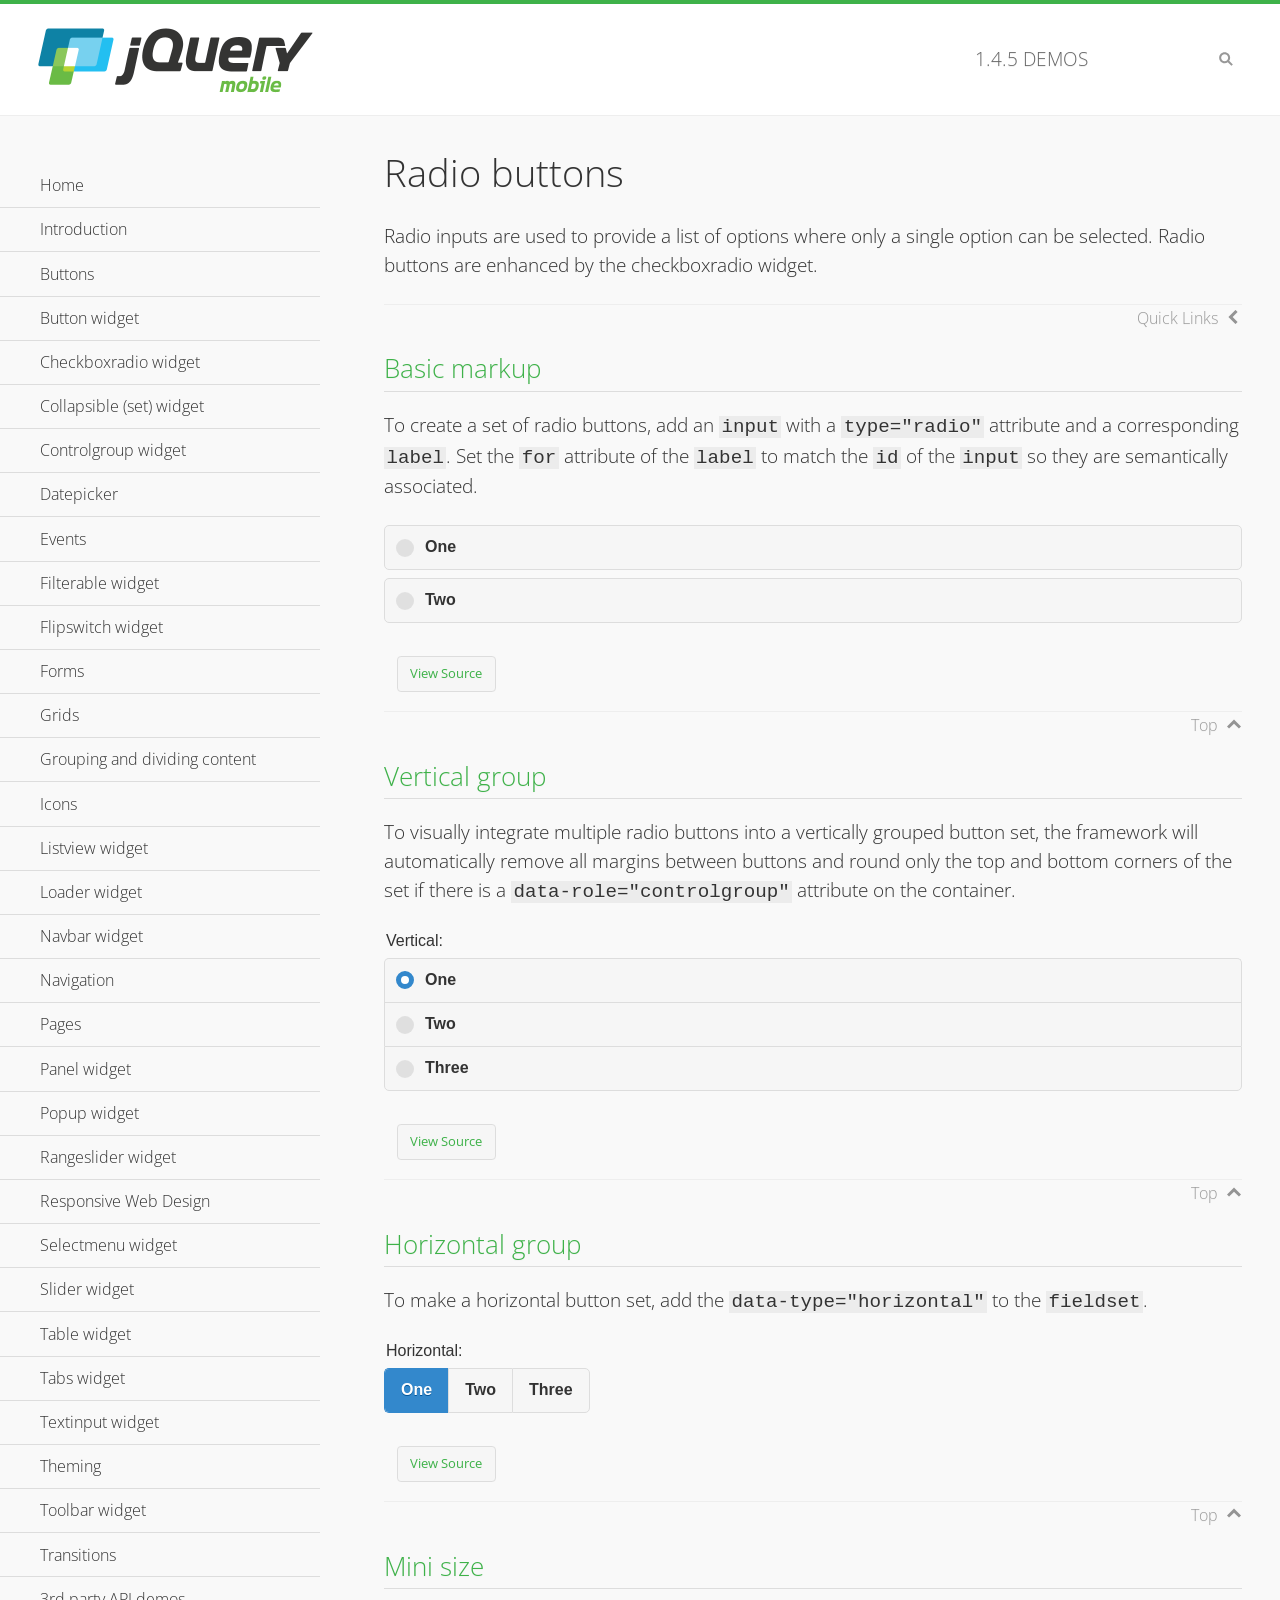
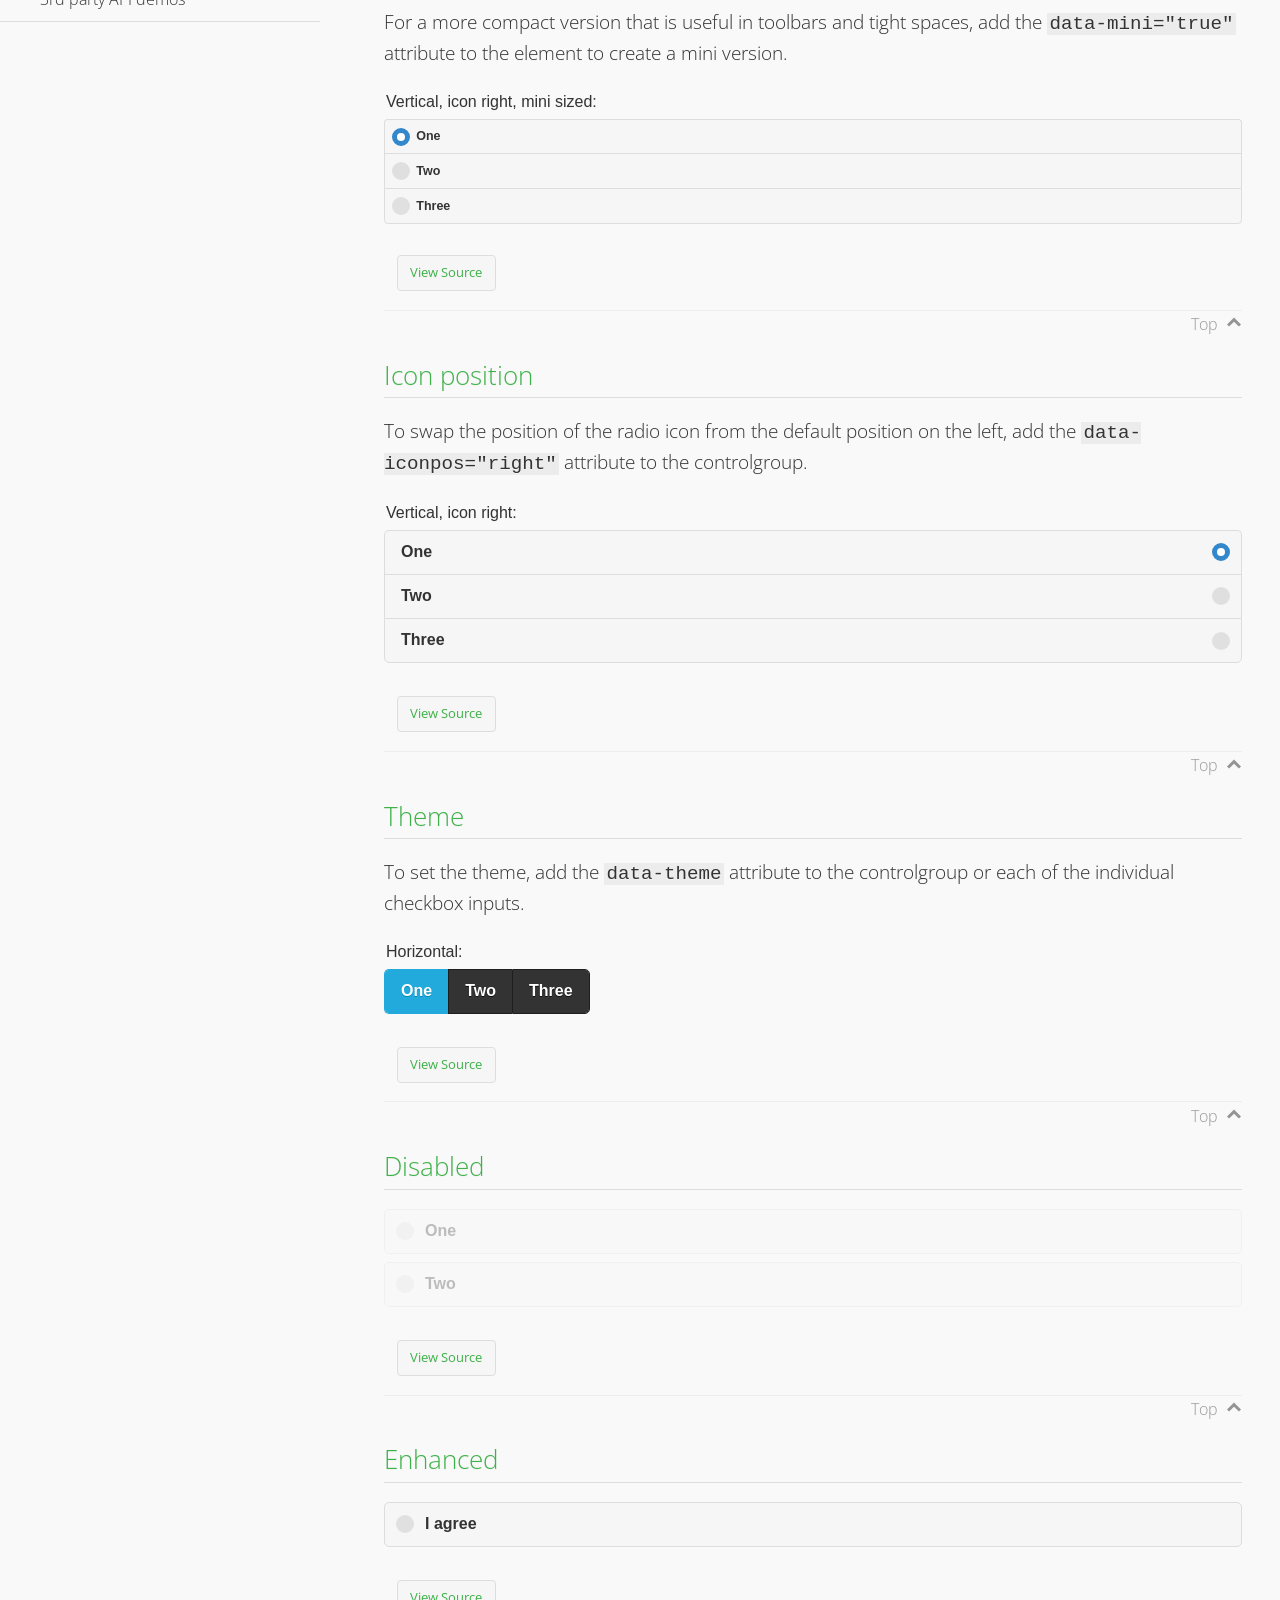
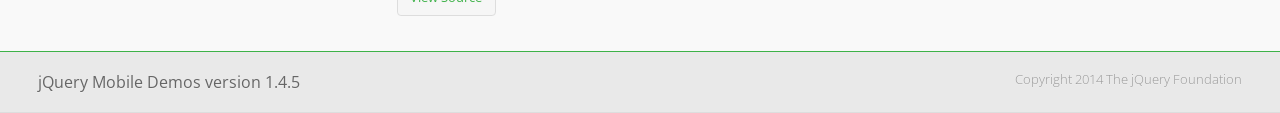
<file: jquery.mobile-1.4.5/demos/checkboxradio-radio/index.html>
<!DOCTYPE html>
<html>
<head>
	<meta charset="utf-8">
	<meta name="viewport" content="width=device-width, initial-scale=1">
	<title>Radio buttons - jQuery Mobile Demos</title>
	<link rel="shortcut icon" href="../favicon.ico">
	<link rel="stylesheet" href="http://fonts.googleapis.com/css?family=Open+Sans:300,400,700">
	<link rel="stylesheet" href="../css/themes/default/jquery.mobile-1.4.5.min.css">
	<link rel="stylesheet" href="../_assets/css/jqm-demos.css">
	<script src="../js/jquery.js"></script>
	<script src="../_assets/js/index.js"></script>
	<script src="../js/jquery.mobile-1.4.5.min.js"></script>
</head>
<body>
<div data-role="page" class="jqm-demos" data-quicklinks="true">

	<div data-role="header" class="jqm-header">
		<h2><a href="../" title="jQuery Mobile Demos home"><img src="../_assets/img/jquery-logo.png" alt="jQuery Mobile"></a></h2>
		<p><span class="jqm-version"></span> Demos</p>
		<a href="#" class="jqm-navmenu-link ui-btn ui-btn-icon-notext ui-corner-all ui-icon-bars ui-nodisc-icon ui-alt-icon ui-btn-left">Menu</a>
		<a href="#" class="jqm-search-link ui-btn ui-btn-icon-notext ui-corner-all ui-icon-search ui-nodisc-icon ui-alt-icon ui-btn-right">Search</a>
	</div><!-- /header -->

	<div role="main" class="ui-content jqm-content">

		<h1>Radio buttons</h1>

		<p>Radio inputs are used to provide a list of options where only a single option can be selected. Radio buttons are enhanced by the checkboxradio widget.</p>

		<h2>Basic markup</h2>

		<p>To create a set of radio buttons, add an <code>input</code> with a <code>type="radio"</code> attribute and a corresponding <code>label</code>. Set the <code>for</code> attribute of the <code>label</code> to match the <code>id</code> of the <code>input</code> so they are semantically associated.</p>

		<div data-demo-html="true">
			<form>
				<label>
					<input type="radio" name="radio-choice-0" id="radio-choice-0a">One
				</label>

				<label for="radio-choice-0b">Two</label>
				<input type="radio" name="radio-choice-0" id="radio-choice-0b" class="custom">
			</form>
		</div><!--/demo-html -->

		<h2>Vertical group</h2>

		<p>To visually integrate multiple radio buttons into a vertically grouped button set, the framework will automatically remove all margins between buttons and round only the top and bottom corners of the set if there is a <code> data-role="controlgroup"</code> attribute on the container.</p>

		<div data-demo-html="true">
			<form>
					<fieldset data-role="controlgroup">
					<legend>Vertical:</legend>
					<input type="radio" name="radio-choice-v-2" id="radio-choice-v-2a" value="on" checked="checked">
					<label for="radio-choice-v-2a">One</label>
					<input type="radio" name="radio-choice-v-2" id="radio-choice-v-2b" value="off">
					<label for="radio-choice-v-2b">Two</label>
					<input type="radio" name="radio-choice-v-2" id="radio-choice-v-2c" value="other">
					<label for="radio-choice-v-2c">Three</label>
				</fieldset>
			</form>
		</div><!--/demo-html -->

		<h2>Horizontal group</h2>

		<p>To make a horizontal button set, add the <code> data-type="horizontal"</code> to the <code>fieldset</code>.</p>

		<div data-demo-html="true">
			<form>
				<fieldset data-role="controlgroup" data-type="horizontal">
					<legend>Horizontal:</legend>
					<input type="radio" name="radio-choice-h-2" id="radio-choice-h-2a" value="on" checked="checked">
					<label for="radio-choice-h-2a">One</label>
					<input type="radio" name="radio-choice-h-2" id="radio-choice-h-2b" value="off">
					<label for="radio-choice-h-2b">Two</label>
					<input type="radio" name="radio-choice-h-2" id="radio-choice-h-2c" value="other">
					<label for="radio-choice-h-2c">Three</label>
				</fieldset>
			</form>
		</div><!--/demo-html -->

		<h2>Mini size</h2>

		<p>For a more compact version that is useful in toolbars and tight spaces, add the <code>data-mini="true"</code> attribute to the element to create a mini version. </p>

		<div data-demo-html="true">
			<form>
				<fieldset data-role="controlgroup" data-mini="true">
					<legend>Vertical, icon right, mini sized:</legend>
					<input type="radio" name="radio-choice-v-6" id="radio-choice-v-6a" value="on" checked="checked">
					<label for="radio-choice-v-6a">One</label>
					<input type="radio" name="radio-choice-v-6" id="radio-choice-v-6b" value="off">
					<label for="radio-choice-v-6b">Two</label>
					<input type="radio" name="radio-choice-v-6" id="radio-choice-v-6c" value="other">
					<label for="radio-choice-v-6c">Three</label>
				</fieldset>
			</form>
		</div><!--/demo-html -->

		<h2>Icon position</h2>

		<p>To swap the position of the radio icon from the default position on the left, add the <code>data-iconpos="right"</code> attribute to the controlgroup.</p>

		<div data-demo-html="true">
			<form>
				<fieldset data-role="controlgroup" data-iconpos="right">
					<legend>Vertical, icon right:</legend>
					<input type="radio" name="radio-choice-w-6" id="radio-choice-w-6a" value="on" checked="checked">
					<label for="radio-choice-w-6a">One</label>
					<input type="radio" name="radio-choice-w-6" id="radio-choice-w-6b" value="off">
					<label for="radio-choice-w-6b">Two</label>
					<input type="radio" name="radio-choice-w-6" id="radio-choice-w-6c" value="other">
					<label for="radio-choice-w-6c">Three</label>
				</fieldset>
			</form>
		</div><!--/demo-html -->

		<h2>Theme</h2>

		<p>To set the theme, add the <code>data-theme</code> attribute to the controlgroup or each of the individual checkbox inputs.</p>

		<div data-demo-html="true">
			<form>
				<fieldset data-role="controlgroup" data-theme="b" data-type="horizontal">
					<legend>Horizontal:</legend>
					<input type="radio" name="radio-choice-t-6" id="radio-choice-t-6a" value="on" checked="checked">
					<label for="radio-choice-t-6a">One</label>
					<input type="radio" name="radio-choice-t-6" id="radio-choice-t-6b" value="off">
					<label for="radio-choice-t-6b">Two</label>
					<input type="radio" name="radio-choice-t-6" id="radio-choice-t-6c" value="other">
					<label for="radio-choice-t-6c">Three</label>
				</fieldset>
			</form>
		</div><!--/demo-html -->

		<h2>Disabled</h2>

		<div data-demo-html="true">
			<form>
				<label>
					<input type="radio" name="radio-choice-7" id="radio-choice-7a" disabled="disabled">One
				</label>
				<label for="radio-choice-7b">Two</label>
				<input type="radio" name="radio-choice-7" id="radio-choice-7b" disabled="disabled">
			</form>
		</div><!--/demo-html -->

		<h2>Enhanced</h2>

		<div data-demo-html="true">
			<div class="ui-radio">
				<label for="radio-enhanced" class="ui-btn ui-corner-all ui-btn-inherit ui-btn-icon-left ui-radio-off">I agree</label>
				<input type="radio" name="radio-enhanced" id="radio-enhanced" data-enhanced="true">
			</div>
		</div><!--/demo-html -->

	</div><!-- /content -->
	    <div data-role="panel" class="jqm-navmenu-panel" data-position="left" data-display="overlay" data-theme="a">
	    	<ul class="jqm-list ui-alt-icon ui-nodisc-icon">
<li data-filtertext="demos homepage" data-icon="home"><a href=".././">Home</a></li>
<li data-filtertext="introduction overview getting started"><a href="../intro/" data-ajax="false">Introduction</a></li>
<li data-filtertext="buttons button markup buttonmarkup method anchor link button element"><a href="../button-markup/" data-ajax="false">Buttons</a></li>
<li data-filtertext="form button widget input button submit reset"><a href="../button/" data-ajax="false">Button widget</a></li>
<li data-role="collapsible" data-enhanced="true" data-collapsed-icon="carat-d" data-expanded-icon="carat-u" data-iconpos="right" data-inset="false" class="ui-collapsible ui-collapsible-themed-content ui-collapsible-collapsed">
	<h3 class="ui-collapsible-heading ui-collapsible-heading-collapsed">
		<a href="#" class="ui-collapsible-heading-toggle ui-btn ui-btn-icon-right ui-btn-inherit ui-icon-carat-d">
		    Checkboxradio widget<span class="ui-collapsible-heading-status"> click to expand contents</span>
		</a>
	</h3>
	<div class="ui-collapsible-content ui-body-inherit ui-collapsible-content-collapsed" aria-hidden="true">
		<ul>
			<li data-filtertext="form checkboxradio widget checkbox input checkboxes controlgroups"><a href="../checkboxradio-checkbox/" data-ajax="false">Checkboxes</a></li>
			<li data-filtertext="form checkboxradio widget radio input radio buttons controlgroups"><a href="../checkboxradio-radio/" data-ajax="false">Radio buttons</a></li>
		</ul>
	</div>
</li>
<li data-role="collapsible" data-enhanced="true" data-collapsed-icon="carat-d" data-expanded-icon="carat-u" data-iconpos="right" data-inset="false" class="ui-collapsible ui-collapsible-themed-content ui-collapsible-collapsed">
	<h3 class="ui-collapsible-heading ui-collapsible-heading-collapsed">
		<a href="#" class="ui-collapsible-heading-toggle ui-btn ui-btn-icon-right ui-btn-inherit ui-icon-carat-d">
			Collapsible (set) widget<span class="ui-collapsible-heading-status"> click to expand contents</span>
		</a>
	</h3>
	<div class="ui-collapsible-content ui-body-inherit ui-collapsible-content-collapsed" aria-hidden="true">
		<ul>
			<li data-filtertext="collapsibles content formatting"><a href="../collapsible/" data-ajax="false">Collapsible</a></li>
			<li data-filtertext="dynamic collapsible set accordion append expand"><a href="../collapsible-dynamic/" data-ajax="false">Dynamic collapsibles</a></li>
			<li data-filtertext="accordions collapsible set widget content formatting grouped collapsibles"><a href="../collapsibleset/" data-ajax="false">Collapsible set</a></li>
		</ul>
	</div>
</li>
<li data-role="collapsible" data-enhanced="true" data-collapsed-icon="carat-d" data-expanded-icon="carat-u" data-iconpos="right" data-inset="false" class="ui-collapsible ui-collapsible-themed-content ui-collapsible-collapsed">
	<h3 class="ui-collapsible-heading ui-collapsible-heading-collapsed">
		<a href="#" class="ui-collapsible-heading-toggle ui-btn ui-btn-icon-right ui-btn-inherit ui-icon-carat-d">
			Controlgroup widget<span class="ui-collapsible-heading-status"> click to expand contents</span>
		</a>
	</h3>
	<div class="ui-collapsible-content ui-body-inherit ui-collapsible-content-collapsed" aria-hidden="true">
		<ul>
			<li data-filtertext="controlgroups selectmenu checkboxradio input grouped buttons horizontal vertical"><a href="../controlgroup/" data-ajax="false">Controlgroup</a></li>
			<li data-filtertext="dynamic controlgroup dynamically add buttons"><a href="../controlgroup-dynamic/" data-ajax="false">Dynamic controlgroups</a></li>
		</ul>
	</div>
</li>
<li data-filtertext="form datepicker widget date input"><a href="../datepicker/" data-ajax="false">Datepicker</a></li>
<li data-role="collapsible" data-enhanced="true" data-collapsed-icon="carat-d" data-expanded-icon="carat-u" data-iconpos="right" data-inset="false" class="ui-collapsible ui-collapsible-themed-content ui-collapsible-collapsed">
	<h3 class="ui-collapsible-heading ui-collapsible-heading-collapsed">
		<a href="#" class="ui-collapsible-heading-toggle ui-btn ui-btn-icon-right ui-btn-inherit ui-icon-carat-d">
			Events<span class="ui-collapsible-heading-status"> click to expand contents</span>
		</a>
	</h3>
	<div class="ui-collapsible-content ui-body-inherit ui-collapsible-content-collapsed" aria-hidden="true">
		<ul>
			<li data-filtertext="swipe to delete list items listviews swipe events"><a href="../swipe-list/" data-ajax="false">Swipe list items</a></li>
			<li data-filtertext="swipe to navigate swipe page navigation swipe events"><a href="../swipe-page/" data-ajax="false">Swipe page navigation</a></li>
		</ul>
	</div>
</li>
<li data-filtertext="filterable filter elements sorting searching listview table"><a href="../filterable/" data-ajax="false">Filterable widget</a></li>
<li data-filtertext="form flipswitch widget flip toggle switch binary select checkbox input"><a href="../flipswitch/" data-ajax="false">Flipswitch widget</a></li>
<li data-role="collapsible" data-enhanced="true" data-collapsed-icon="carat-d" data-expanded-icon="carat-u" data-iconpos="right" data-inset="false" class="ui-collapsible ui-collapsible-themed-content ui-collapsible-collapsed">
	<h3 class="ui-collapsible-heading ui-collapsible-heading-collapsed">
		<a href="#" class="ui-collapsible-heading-toggle ui-btn ui-btn-icon-right ui-btn-inherit ui-icon-carat-d">
			Forms<span class="ui-collapsible-heading-status"> click to expand contents</span>
		</a>
	</h3>
	<div class="ui-collapsible-content ui-body-inherit ui-collapsible-content-collapsed" aria-hidden="true">
		<ul>
			<li data-filtertext="forms text checkbox radio range button submit reset inputs selects textarea slider flipswitch label form elements"><a href="../forms/" data-ajax="false">Forms</a></li>
			<li data-filtertext="form hide labels hidden accessible ui-hidden-accessible forms"><a href="../forms-label-hidden-accessible/" data-ajax="false">Hide labels</a></li>
			<li data-filtertext="form field containers fieldcontain ui-field-contain forms"><a href="../forms-field-contain/" data-ajax="false">Field containers</a></li>
			<li data-filtertext="forms disabled form elements"><a href="../forms-disabled/" data-ajax="false">Forms disabled</a></li>
			<li data-filtertext="forms gallery examples overview forms text checkbox radio range button submit reset inputs selects textarea slider flipswitch label form elements"><a href="../forms-gallery/" data-ajax="false">Forms gallery</a></li>
		</ul>
	</div>
</li>
<li data-role="collapsible" data-enhanced="true" data-collapsed-icon="carat-d" data-expanded-icon="carat-u" data-iconpos="right" data-inset="false" class="ui-collapsible ui-collapsible-themed-content ui-collapsible-collapsed">
	<h3 class="ui-collapsible-heading ui-collapsible-heading-collapsed">
		<a href="#" class="ui-collapsible-heading-toggle ui-btn ui-btn-icon-right ui-btn-inherit ui-icon-carat-d">
			Grids<span class="ui-collapsible-heading-status"> click to expand contents</span>
		</a>
	</h3>
	<div class="ui-collapsible-content ui-body-inherit ui-collapsible-content-collapsed" aria-hidden="true">
		<ul>
			<li data-filtertext="grids columns blocks content formatting rwd responsive css framework"><a href="../grids/" data-ajax="false">Grids</a></li>
			<li data-filtertext="buttons in grids css framework"><a href="../grids-buttons/" data-ajax="false">Buttons in grids</a></li>
			<li data-filtertext="custom responsive grids rwd css framework"><a href="../grids-custom-responsive/" data-ajax="false">Custom responsive grids</a></li>
		</ul>
	</div>
</li>
<li data-filtertext="blocks content formatting sections heading"><a href="../body-bar-classes/" data-ajax="false">Grouping and dividing content</a></li>
<li data-role="collapsible" data-enhanced="true" data-collapsed-icon="carat-d" data-expanded-icon="carat-u" data-iconpos="right" data-inset="false" class="ui-collapsible ui-collapsible-themed-content ui-collapsible-collapsed">
	<h3 class="ui-collapsible-heading ui-collapsible-heading-collapsed">
		<a href="#" class="ui-collapsible-heading-toggle ui-btn ui-btn-icon-right ui-btn-inherit ui-icon-carat-d">
			Icons<span class="ui-collapsible-heading-status"> click to expand contents</span>
		</a>
	</h3>
	<div class="ui-collapsible-content ui-body-inherit ui-collapsible-content-collapsed" aria-hidden="true">
		<ul>
			<li data-filtertext="button icons svg disc alt custom icon position"><a href="../icons/" data-ajax="false">Icons</a></li>
			<li data-filtertext=""><a href="../icons-grunticon/" data-ajax="false">Grunticon loader</a></li>
		</ul>
	</div>
</li>
<li data-role="collapsible" data-enhanced="true" data-collapsed-icon="carat-d" data-expanded-icon="carat-u" data-iconpos="right" data-inset="false" class="ui-collapsible ui-collapsible-themed-content ui-collapsible-collapsed">
	<h3 class="ui-collapsible-heading ui-collapsible-heading-collapsed">
		<a href="#" class="ui-collapsible-heading-toggle ui-btn ui-btn-icon-right ui-btn-inherit ui-icon-carat-d">
			Listview widget<span class="ui-collapsible-heading-status"> click to expand contents</span>
		</a>
	</h3>
	<div class="ui-collapsible-content ui-body-inherit ui-collapsible-content-collapsed" aria-hidden="true">
		<ul>
			<li data-filtertext="listview widget thumbnails icons nested split button collapsible ul ol"><a href="../listview/" data-ajax="false">Listview</a></li>
			<li data-filtertext="autocomplete filterable reveal listview filtertextbeforefilter placeholder"><a href="../listview-autocomplete/" data-ajax="false">Listview autocomplete</a></li>
			<li data-filtertext="autocomplete filterable reveal listview remote data filtertextbeforefilter placeholder"><a href="../listview-autocomplete-remote/" data-ajax="false">Listview autocomplete remote data</a></li>
			<li data-filtertext="autodividers anchor jump scroll linkbars listview lists ul ol"><a href="../listview-autodividers-linkbar/" data-ajax="false">Listview autodividers linkbar</a></li>
			<li data-filtertext="listview autodividers selector autodividersselector lists ul ol"><a href="../listview-autodividers-selector/" data-ajax="false">Listview autodividers selector</a></li>
			<li data-filtertext="listview nested list items"><a href="../listview-nested-lists/" data-ajax="false">Nested Listviews</a></li>
			<li data-filtertext="listview collapsible list items flat"><a href="../listview-collapsible-item-flat/" data-ajax="false">Listview collapsible list items (flat)</a></li>
			<li data-filtertext="listview collapsible list indented"><a href="../listview-collapsible-item-indented/" data-ajax="false">Listview collapsible list items (indented)</a></li>
			<li data-filtertext="grid listview responsive grids responsive listviews lists ul"><a href="../listview-grid/" data-ajax="false">Listview responsive grid</a></li>
		</ul>
	</div>
</li>
<li data-filtertext="loader widget page loading navigation overlay spinner"><a href="../loader/" data-ajax="false">Loader widget</a></li>
<li data-filtertext="navbar widget navmenu toolbars header footer"><a href="../navbar/" data-ajax="false">Navbar widget</a></li>
<li data-role="collapsible" data-enhanced="true" data-collapsed-icon="carat-d" data-expanded-icon="carat-u" data-iconpos="right" data-inset="false" class="ui-collapsible ui-collapsible-themed-content ui-collapsible-collapsed">
	<h3 class="ui-collapsible-heading ui-collapsible-heading-collapsed">
		<a href="#" class="ui-collapsible-heading-toggle ui-btn ui-btn-icon-right ui-btn-inherit ui-icon-carat-d">
			Navigation<span class="ui-collapsible-heading-status"> click to expand contents</span>
		</a>
	</h3>
	<div class="ui-collapsible-content ui-body-inherit ui-collapsible-content-collapsed" aria-hidden="true">
		<ul>
			<li data-filtertext="ajax navigation navigate widget history event method"><a href="../navigation/" data-ajax="false">Navigation</a></li>
			<li data-filtertext="linking pages page links navigation ajax prefetch cache"><a href="../navigation-linking-pages/" data-ajax="false">Linking pages</a></li>
			<!-- <li data-filtertext="php redirect server redirection server-side navigation"><a href="../navigation-php-redirect/" data-ajax="false">PHP redirect demo</a></li>-->
			<li data-filtertext="navigation redirection hash query"><a href="../navigation-hash-processing/" data-ajax="false">Hash processing demo</a></li>
			<li data-filtertext="navigation redirection hash query"><a href="../page-events/" data-ajax="false">Page Navigation Events</a></li>
		</ul>
	</div>
</li>
<li data-role="collapsible" data-enhanced="true" data-collapsed-icon="carat-d" data-expanded-icon="carat-u" data-iconpos="right" data-inset="false" class="ui-collapsible ui-collapsible-themed-content ui-collapsible-collapsed">
	<h3 class="ui-collapsible-heading ui-collapsible-heading-collapsed">
		<a href="#" class="ui-collapsible-heading-toggle ui-btn ui-btn-icon-right ui-btn-inherit ui-icon-carat-d">
			Pages<span class="ui-collapsible-heading-status"> click to expand contents</span>
		</a>
	</h3>
	<div class="ui-collapsible-content ui-body-inherit ui-collapsible-content-collapsed" aria-hidden="true">
		<ul>
			<li data-filtertext="pages page widget ajax navigation"><a href="../pages/" data-ajax="false">Pages</a></li>
			<li data-filtertext="single page"><a href="../pages-single-page/" data-ajax="false">Single page</a></li>
			<li data-filtertext="multipage multi-page page"><a href="../pages-multi-page/" data-ajax="false">Multi-page template</a></li>
			<li data-filtertext="dialog page widget modal popup"><a href="../pages-dialog/" data-ajax="false">Dialog page</a></li>
		</ul>
	</div>
</li>
<li data-role="collapsible" data-enhanced="true" data-collapsed-icon="carat-d" data-expanded-icon="carat-u" data-iconpos="right" data-inset="false" class="ui-collapsible ui-collapsible-themed-content ui-collapsible-collapsed">
	<h3 class="ui-collapsible-heading ui-collapsible-heading-collapsed">
		<a href="#" class="ui-collapsible-heading-toggle ui-btn ui-btn-icon-right ui-btn-inherit ui-icon-carat-d">
			Panel widget<span class="ui-collapsible-heading-status"> click to expand contents</span>
		</a>
	</h3>
	<div class="ui-collapsible-content ui-body-inherit ui-collapsible-content-collapsed" aria-hidden="true">
		<ul>
			<li data-filtertext="panel widget sliding panels reveal push overlay responsive"><a href="../panel/" data-ajax="false">Panel</a></li>
			<li data-filtertext=""><a href="../panel-external/" data-ajax="false">External panels</a></li>
			<li data-filtertext="panel "><a href="../panel-fixed/" data-ajax="false">Fixed panels</a></li>
			<li data-filtertext="panel slide panels sliding panels shadow rwd responsive breakpoint"><a href="../panel-responsive/" data-ajax="false">Panels responsive</a></li>
			<li data-filtertext="panel custom style custom panel width reveal shadow listview panel styling page background wrapper"><a href="../panel-styling/" data-ajax="false">Custom panel style</a></li>
			<li data-filtertext="panel open on swipe"><a href="../panel-swipe-open/" data-ajax="false">Panel open on swipe</a></li>
			<li data-filtertext="panels outside page internal external toolbars"><a href="../panel-external-internal/" data-ajax="false">Panel external and internal</a></li>
		</ul>
	</div>
</li>
<li data-role="collapsible" data-enhanced="true" data-collapsed-icon="carat-d" data-expanded-icon="carat-u" data-iconpos="right" data-inset="false" class="ui-collapsible ui-collapsible-themed-content ui-collapsible-collapsed">
	<h3 class="ui-collapsible-heading ui-collapsible-heading-collapsed">
		<a href="#" class="ui-collapsible-heading-toggle ui-btn ui-btn-icon-right ui-btn-inherit ui-icon-carat-d">
			Popup widget<span class="ui-collapsible-heading-status"> click to expand contents</span>
		</a>
	</h3>
	<div class="ui-collapsible-content ui-body-inherit ui-collapsible-content-collapsed" aria-hidden="true">
		<ul>
			<li data-filtertext="popup widget popups dialog modal transition tooltip lightbox form overlay screen flip pop fade transition"><a href="../popup/" data-ajax="false">Popup</a></li>
			<li data-filtertext="popup alignment position"><a href="../popup-alignment/" data-ajax="false">Popup alignment</a></li>
			<li data-filtertext="popup arrow size popups popover"><a href="../popup-arrow-size/" data-ajax="false">Popup arrow size</a></li>
			<li data-filtertext="dynamic popups popup images lightbox"><a href="../popup-dynamic/" data-ajax="false">Dynamic popups</a></li>
			<li data-filtertext="popups with iframes scaling"><a href="../popup-iframe/" data-ajax="false">Popups with iframes</a></li>
			<li data-filtertext="popup image scaling"><a href="../popup-image-scaling/" data-ajax="false">Popup image scaling</a></li>
			<li data-filtertext="external popup outside multi-page"><a href="../popup-outside-multipage/" data-ajax="false">Popup outside multi-page</a></li>
		</ul>
	</div>
</li>
<li data-filtertext="form rangeslider widget dual sliders dual handle sliders range input"><a href="../rangeslider/" data-ajax="false">Rangeslider widget</a></li>
<li data-filtertext="responsive web design rwd adaptive progressive enhancement PE accessible mobile breakpoints media query media queries"><a href="../rwd/" data-ajax="false">Responsive Web Design</a></li>
<li data-role="collapsible" data-enhanced="true" data-collapsed-icon="carat-d" data-expanded-icon="carat-u" data-iconpos="right" data-inset="false" class="ui-collapsible ui-collapsible-themed-content ui-collapsible-collapsed">
	<h3 class="ui-collapsible-heading ui-collapsible-heading-collapsed">
		<a href="#" class="ui-collapsible-heading-toggle ui-btn ui-btn-icon-right ui-btn-inherit ui-icon-carat-d">
			Selectmenu widget<span class="ui-collapsible-heading-status"> click to expand contents</span>
		</a>
	</h3>
	<div class="ui-collapsible-content ui-body-inherit ui-collapsible-content-collapsed" aria-hidden="true">
		<ul>
			<li data-filtertext="form selectmenu widget select input custom select menu selects"><a href="../selectmenu/" data-ajax="false">Selectmenu</a></li>
			<li data-filtertext="form custom select menu selectmenu widget custom menu option optgroup multiple selects"><a href="../selectmenu-custom/" data-ajax="false">Custom select menu</a></li>
			<li data-filtertext="filterable select filter popup dialog"><a href="../selectmenu-custom-filter/" data-ajax="false">Custom select menu with filter</a></li>
		</ul>
	</div>
</li>
<li data-role="collapsible" data-enhanced="true" data-collapsed-icon="carat-d" data-expanded-icon="carat-u" data-iconpos="right" data-inset="false" class="ui-collapsible ui-collapsible-themed-content ui-collapsible-collapsed">
	<h3 class="ui-collapsible-heading ui-collapsible-heading-collapsed">
		<a href="#" class="ui-collapsible-heading-toggle ui-btn ui-btn-icon-right ui-btn-inherit ui-icon-carat-d">
			Slider widget<span class="ui-collapsible-heading-status"> click to expand contents</span>
		</a>
	</h3>
	<div class="ui-collapsible-content ui-body-inherit ui-collapsible-content-collapsed" aria-hidden="true">
		<ul>
			<li data-filtertext="form slider widget range input single sliders"><a href="../slider/" data-ajax="false">Slider</a></li>
			<li data-filtertext="form slider widget flipswitch slider binary select flip toggle switch"><a href="../slider-flipswitch/" data-ajax="false">Slider flip toggle switch</a></li>
			<li data-filtertext="form slider tooltip handle value input range sliders"><a href="../slider-tooltip/" data-ajax="false">Slider tooltip</a></li>
		</ul>
	</div>
</li>
<li data-role="collapsible" data-enhanced="true" data-collapsed-icon="carat-d" data-expanded-icon="carat-u" data-iconpos="right" data-inset="false" class="ui-collapsible ui-collapsible-themed-content ui-collapsible-collapsed">
	<h3 class="ui-collapsible-heading ui-collapsible-heading-collapsed">
		<a href="#" class="ui-collapsible-heading-toggle ui-btn ui-btn-icon-right ui-btn-inherit ui-icon-carat-d">
			Table widget<span class="ui-collapsible-heading-status"> click to expand contents</span>
		</a>
	</h3>
	<div class="ui-collapsible-content ui-body-inherit ui-collapsible-content-collapsed" aria-hidden="true">
		<ul>
			<li data-filtertext="table widget reflow column toggle th td responsive tables rwd hide show tabular"><a href="../table-column-toggle/" data-ajax="false">Table Column Toggle</a></li>
			<li data-filtertext="table column toggle phone comparison demo"><a href="../table-column-toggle-example/" data-ajax="false">Table Column Toggle demo</a></li>
			<li data-filtertext="responsive tables table column toggle heading groups rwd breakpoint"><a href="../table-column-toggle-heading-groups/" data-ajax="false">Table Column Toggle heading groups</a></li>
			<li data-filtertext="responsive tables table column toggle hide rwd breakpoint customization options"><a href="../table-column-toggle-options/" data-ajax="false">Table Column Toggle options</a></li>
			<li data-filtertext="table reflow th td responsive rwd columns tabular"><a href="../table-reflow/" data-ajax="false">Table Reflow</a></li>
			<li data-filtertext="responsive tables table reflow heading groups rwd breakpoint"><a href="../table-reflow-heading-groups/" data-ajax="false">Table Reflow heading groups</a></li>
			<li data-filtertext="responsive tables table reflow stripes strokes table style"><a href="../table-reflow-stripes-strokes/" data-ajax="false">Table Reflow stripes and strokes</a></li>
			<li data-filtertext="responsive tables table reflow stack custom styles"><a href="../table-reflow-styling/" data-ajax="false">Table Reflow custom styles</a></li>
		</ul>
	</div>
</li>
<li data-filtertext="ui tabs widget"><a href="../tabs/" data-ajax="false">Tabs widget</a></li>
<li data-filtertext="form textinput widget text input textarea number date time tel email file color password"><a href="../textinput/" data-ajax="false">Textinput widget</a></li>
<li data-role="collapsible" data-enhanced="true" data-collapsed-icon="carat-d" data-expanded-icon="carat-u" data-iconpos="right" data-inset="false" class="ui-collapsible ui-collapsible-themed-content ui-collapsible-collapsed">
	<h3 class="ui-collapsible-heading ui-collapsible-heading-collapsed">
		<a href="#" class="ui-collapsible-heading-toggle ui-btn ui-btn-icon-right ui-btn-inherit ui-icon-carat-d">
			Theming<span class="ui-collapsible-heading-status"> click to expand contents</span>
		</a>
	</h3>
	<div class="ui-collapsible-content ui-body-inherit ui-collapsible-content-collapsed" aria-hidden="true">
		<ul>
			<li data-filtertext="default theme swatches theming style css"><a href="../theme-default/" data-ajax="false">Default theme</a></li>
			<li data-filtertext="classic theme old theme swatches theming style css"><a href="../theme-classic/" data-ajax="false">Classic theme</a></li>
		</ul>
	</div>
</li>
<li data-role="collapsible" data-enhanced="true" data-collapsed-icon="carat-d" data-expanded-icon="carat-u" data-iconpos="right" data-inset="false" class="ui-collapsible ui-collapsible-themed-content ui-collapsible-collapsed">
	<h3 class="ui-collapsible-heading ui-collapsible-heading-collapsed">
		<a href="#" class="ui-collapsible-heading-toggle ui-btn ui-btn-icon-right ui-btn-inherit ui-icon-carat-d">
			Toolbar widget<span class="ui-collapsible-heading-status"> click to expand contents</span>
		</a>
	</h3>
	<div class="ui-collapsible-content ui-body-inherit ui-collapsible-content-collapsed" aria-hidden="true">
		<ul>
			<li data-filtertext="toolbar widget header footer toolbars fixed fullscreen external sections"><a href="../toolbar/" data-ajax="false">Toolbar</a></li>
			<li data-filtertext="dynamic toolbars dynamically add toolbar header footer"><a href="../toolbar-dynamic/" data-ajax="false">Dynamic toolbars</a></li>
			<li data-filtertext="external toolbars header footer"><a href="../toolbar-external/" data-ajax="false">External toolbars</a></li>
			<li data-filtertext="fixed toolbars header footer"><a href="../toolbar-fixed/" data-ajax="false">Fixed toolbars</a></li>
			<li data-filtertext="fixed fullscreen toolbars header footer"><a href="../toolbar-fixed-fullscreen/" data-ajax="false">Fullscreen toolbars</a></li>
			<li data-filtertext="external fixed toolbars header footer"><a href="../toolbar-fixed-external/" data-ajax="false">Fixed external toolbars</a></li>
			<li data-filtertext="external persistent toolbars header footer navbar navmenu"><a href="../toolbar-fixed-persistent/" data-ajax="false">Persistent toolbars</a></li>
			<li data-filtertext="external ajax optimized toolbars persistent toolbars header footer navbar"><a href="../toolbar-fixed-persistent-optimized/" data-ajax="false">Ajax optimized toolbars</a></li>
			<li data-filtertext="form in toolbars header footer"><a href="../toolbar-fixed-forms/" data-ajax="false">Form in toolbar</a></li>
		</ul>
	</div>
</li>
<li data-filtertext="page transitions animated pages popup navigation flip slide fade pop"><a href="../transitions/" data-ajax="false">Transitions</a></li>
<li data-role="collapsible" data-enhanced="true" data-collapsed-icon="carat-d" data-expanded-icon="carat-u" data-iconpos="right" data-inset="false" class="ui-collapsible ui-collapsible-themed-content ui-collapsible-collapsed">
	<h3 class="ui-collapsible-heading ui-collapsible-heading-collapsed">
		<a href="#" class="ui-collapsible-heading-toggle ui-btn ui-btn-icon-right ui-btn-inherit ui-icon-carat-d">
			3rd party API demos<span class="ui-collapsible-heading-status"> click to expand contents</span>
		</a>
	</h3>
	<div class="ui-collapsible-content ui-body-inherit ui-collapsible-content-collapsed" aria-hidden="true">
		<ul>
			<li data-filtertext="backbone requirejs navigation router"><a href="../backbone-requirejs/" data-ajax="false">Backbone RequireJS</a></li>
			<li data-filtertext="google maps geolocation demo"><a href="../map-geolocation/" data-ajax="false">Google Maps geolocation</a></li>
			<li data-filtertext="google maps hybrid"><a href="../map-list-toggle/" data-ajax="false">Google Maps list toggle</a></li>
		</ul>
	</div>
</li>



		     </ul>
		</div><!-- /panel -->


	<div data-role="footer" data-position="fixed" data-tap-toggle="false" class="jqm-footer">
		<p>jQuery Mobile Demos version <span class="jqm-version"></span></p>
		<p>Copyright 2014 The jQuery Foundation</p>
	</div><!-- /footer -->
	<!-- TODO: This should become an external panel so we can add input to markup (unique ID) -->
    <div data-role="panel" class="jqm-search-panel" data-position="right" data-display="overlay" data-theme="a">
		<div class="jqm-search">
			<ul class="jqm-list" data-filter-placeholder="Search demos..." data-filter-reveal="true">
<li data-filtertext="demos homepage" data-icon="home"><a href=".././">Home</a></li>
<li data-filtertext="introduction overview getting started"><a href="../intro/" data-ajax="false">Introduction</a></li>
<li data-filtertext="buttons button markup buttonmarkup method anchor link button element"><a href="../button-markup/" data-ajax="false">Buttons</a></li>
<li data-filtertext="form button widget input button submit reset"><a href="../button/" data-ajax="false">Button widget</a></li>
<li data-role="collapsible" data-enhanced="true" data-collapsed-icon="carat-d" data-expanded-icon="carat-u" data-iconpos="right" data-inset="false" class="ui-collapsible ui-collapsible-themed-content ui-collapsible-collapsed">
	<h3 class="ui-collapsible-heading ui-collapsible-heading-collapsed">
		<a href="#" class="ui-collapsible-heading-toggle ui-btn ui-btn-icon-right ui-btn-inherit ui-icon-carat-d">
		    Checkboxradio widget<span class="ui-collapsible-heading-status"> click to expand contents</span>
		</a>
	</h3>
	<div class="ui-collapsible-content ui-body-inherit ui-collapsible-content-collapsed" aria-hidden="true">
		<ul>
			<li data-filtertext="form checkboxradio widget checkbox input checkboxes controlgroups"><a href="../checkboxradio-checkbox/" data-ajax="false">Checkboxes</a></li>
			<li data-filtertext="form checkboxradio widget radio input radio buttons controlgroups"><a href="../checkboxradio-radio/" data-ajax="false">Radio buttons</a></li>
		</ul>
	</div>
</li>
<li data-role="collapsible" data-enhanced="true" data-collapsed-icon="carat-d" data-expanded-icon="carat-u" data-iconpos="right" data-inset="false" class="ui-collapsible ui-collapsible-themed-content ui-collapsible-collapsed">
	<h3 class="ui-collapsible-heading ui-collapsible-heading-collapsed">
		<a href="#" class="ui-collapsible-heading-toggle ui-btn ui-btn-icon-right ui-btn-inherit ui-icon-carat-d">
			Collapsible (set) widget<span class="ui-collapsible-heading-status"> click to expand contents</span>
		</a>
	</h3>
	<div class="ui-collapsible-content ui-body-inherit ui-collapsible-content-collapsed" aria-hidden="true">
		<ul>
			<li data-filtertext="collapsibles content formatting"><a href="../collapsible/" data-ajax="false">Collapsible</a></li>
			<li data-filtertext="dynamic collapsible set accordion append expand"><a href="../collapsible-dynamic/" data-ajax="false">Dynamic collapsibles</a></li>
			<li data-filtertext="accordions collapsible set widget content formatting grouped collapsibles"><a href="../collapsibleset/" data-ajax="false">Collapsible set</a></li>
		</ul>
	</div>
</li>
<li data-role="collapsible" data-enhanced="true" data-collapsed-icon="carat-d" data-expanded-icon="carat-u" data-iconpos="right" data-inset="false" class="ui-collapsible ui-collapsible-themed-content ui-collapsible-collapsed">
	<h3 class="ui-collapsible-heading ui-collapsible-heading-collapsed">
		<a href="#" class="ui-collapsible-heading-toggle ui-btn ui-btn-icon-right ui-btn-inherit ui-icon-carat-d">
			Controlgroup widget<span class="ui-collapsible-heading-status"> click to expand contents</span>
		</a>
	</h3>
	<div class="ui-collapsible-content ui-body-inherit ui-collapsible-content-collapsed" aria-hidden="true">
		<ul>
			<li data-filtertext="controlgroups selectmenu checkboxradio input grouped buttons horizontal vertical"><a href="../controlgroup/" data-ajax="false">Controlgroup</a></li>
			<li data-filtertext="dynamic controlgroup dynamically add buttons"><a href="../controlgroup-dynamic/" data-ajax="false">Dynamic controlgroups</a></li>
		</ul>
	</div>
</li>
<li data-filtertext="form datepicker widget date input"><a href="../datepicker/" data-ajax="false">Datepicker</a></li>
<li data-role="collapsible" data-enhanced="true" data-collapsed-icon="carat-d" data-expanded-icon="carat-u" data-iconpos="right" data-inset="false" class="ui-collapsible ui-collapsible-themed-content ui-collapsible-collapsed">
	<h3 class="ui-collapsible-heading ui-collapsible-heading-collapsed">
		<a href="#" class="ui-collapsible-heading-toggle ui-btn ui-btn-icon-right ui-btn-inherit ui-icon-carat-d">
			Events<span class="ui-collapsible-heading-status"> click to expand contents</span>
		</a>
	</h3>
	<div class="ui-collapsible-content ui-body-inherit ui-collapsible-content-collapsed" aria-hidden="true">
		<ul>
			<li data-filtertext="swipe to delete list items listviews swipe events"><a href="../swipe-list/" data-ajax="false">Swipe list items</a></li>
			<li data-filtertext="swipe to navigate swipe page navigation swipe events"><a href="../swipe-page/" data-ajax="false">Swipe page navigation</a></li>
		</ul>
	</div>
</li>
<li data-filtertext="filterable filter elements sorting searching listview table"><a href="../filterable/" data-ajax="false">Filterable widget</a></li>
<li data-filtertext="form flipswitch widget flip toggle switch binary select checkbox input"><a href="../flipswitch/" data-ajax="false">Flipswitch widget</a></li>
<li data-role="collapsible" data-enhanced="true" data-collapsed-icon="carat-d" data-expanded-icon="carat-u" data-iconpos="right" data-inset="false" class="ui-collapsible ui-collapsible-themed-content ui-collapsible-collapsed">
	<h3 class="ui-collapsible-heading ui-collapsible-heading-collapsed">
		<a href="#" class="ui-collapsible-heading-toggle ui-btn ui-btn-icon-right ui-btn-inherit ui-icon-carat-d">
			Forms<span class="ui-collapsible-heading-status"> click to expand contents</span>
		</a>
	</h3>
	<div class="ui-collapsible-content ui-body-inherit ui-collapsible-content-collapsed" aria-hidden="true">
		<ul>
			<li data-filtertext="forms text checkbox radio range button submit reset inputs selects textarea slider flipswitch label form elements"><a href="../forms/" data-ajax="false">Forms</a></li>
			<li data-filtertext="form hide labels hidden accessible ui-hidden-accessible forms"><a href="../forms-label-hidden-accessible/" data-ajax="false">Hide labels</a></li>
			<li data-filtertext="form field containers fieldcontain ui-field-contain forms"><a href="../forms-field-contain/" data-ajax="false">Field containers</a></li>
			<li data-filtertext="forms disabled form elements"><a href="../forms-disabled/" data-ajax="false">Forms disabled</a></li>
			<li data-filtertext="forms gallery examples overview forms text checkbox radio range button submit reset inputs selects textarea slider flipswitch label form elements"><a href="../forms-gallery/" data-ajax="false">Forms gallery</a></li>
		</ul>
	</div>
</li>
<li data-role="collapsible" data-enhanced="true" data-collapsed-icon="carat-d" data-expanded-icon="carat-u" data-iconpos="right" data-inset="false" class="ui-collapsible ui-collapsible-themed-content ui-collapsible-collapsed">
	<h3 class="ui-collapsible-heading ui-collapsible-heading-collapsed">
		<a href="#" class="ui-collapsible-heading-toggle ui-btn ui-btn-icon-right ui-btn-inherit ui-icon-carat-d">
			Grids<span class="ui-collapsible-heading-status"> click to expand contents</span>
		</a>
	</h3>
	<div class="ui-collapsible-content ui-body-inherit ui-collapsible-content-collapsed" aria-hidden="true">
		<ul>
			<li data-filtertext="grids columns blocks content formatting rwd responsive css framework"><a href="../grids/" data-ajax="false">Grids</a></li>
			<li data-filtertext="buttons in grids css framework"><a href="../grids-buttons/" data-ajax="false">Buttons in grids</a></li>
			<li data-filtertext="custom responsive grids rwd css framework"><a href="../grids-custom-responsive/" data-ajax="false">Custom responsive grids</a></li>
		</ul>
	</div>
</li>
<li data-filtertext="blocks content formatting sections heading"><a href="../body-bar-classes/" data-ajax="false">Grouping and dividing content</a></li>
<li data-role="collapsible" data-enhanced="true" data-collapsed-icon="carat-d" data-expanded-icon="carat-u" data-iconpos="right" data-inset="false" class="ui-collapsible ui-collapsible-themed-content ui-collapsible-collapsed">
	<h3 class="ui-collapsible-heading ui-collapsible-heading-collapsed">
		<a href="#" class="ui-collapsible-heading-toggle ui-btn ui-btn-icon-right ui-btn-inherit ui-icon-carat-d">
			Icons<span class="ui-collapsible-heading-status"> click to expand contents</span>
		</a>
	</h3>
	<div class="ui-collapsible-content ui-body-inherit ui-collapsible-content-collapsed" aria-hidden="true">
		<ul>
			<li data-filtertext="button icons svg disc alt custom icon position"><a href="../icons/" data-ajax="false">Icons</a></li>
			<li data-filtertext=""><a href="../icons-grunticon/" data-ajax="false">Grunticon loader</a></li>
		</ul>
	</div>
</li>
<li data-role="collapsible" data-enhanced="true" data-collapsed-icon="carat-d" data-expanded-icon="carat-u" data-iconpos="right" data-inset="false" class="ui-collapsible ui-collapsible-themed-content ui-collapsible-collapsed">
	<h3 class="ui-collapsible-heading ui-collapsible-heading-collapsed">
		<a href="#" class="ui-collapsible-heading-toggle ui-btn ui-btn-icon-right ui-btn-inherit ui-icon-carat-d">
			Listview widget<span class="ui-collapsible-heading-status"> click to expand contents</span>
		</a>
	</h3>
	<div class="ui-collapsible-content ui-body-inherit ui-collapsible-content-collapsed" aria-hidden="true">
		<ul>
			<li data-filtertext="listview widget thumbnails icons nested split button collapsible ul ol"><a href="../listview/" data-ajax="false">Listview</a></li>
			<li data-filtertext="autocomplete filterable reveal listview filtertextbeforefilter placeholder"><a href="../listview-autocomplete/" data-ajax="false">Listview autocomplete</a></li>
			<li data-filtertext="autocomplete filterable reveal listview remote data filtertextbeforefilter placeholder"><a href="../listview-autocomplete-remote/" data-ajax="false">Listview autocomplete remote data</a></li>
			<li data-filtertext="autodividers anchor jump scroll linkbars listview lists ul ol"><a href="../listview-autodividers-linkbar/" data-ajax="false">Listview autodividers linkbar</a></li>
			<li data-filtertext="listview autodividers selector autodividersselector lists ul ol"><a href="../listview-autodividers-selector/" data-ajax="false">Listview autodividers selector</a></li>
			<li data-filtertext="listview nested list items"><a href="../listview-nested-lists/" data-ajax="false">Nested Listviews</a></li>
			<li data-filtertext="listview collapsible list items flat"><a href="../listview-collapsible-item-flat/" data-ajax="false">Listview collapsible list items (flat)</a></li>
			<li data-filtertext="listview collapsible list indented"><a href="../listview-collapsible-item-indented/" data-ajax="false">Listview collapsible list items (indented)</a></li>
			<li data-filtertext="grid listview responsive grids responsive listviews lists ul"><a href="../listview-grid/" data-ajax="false">Listview responsive grid</a></li>
		</ul>
	</div>
</li>
<li data-filtertext="loader widget page loading navigation overlay spinner"><a href="../loader/" data-ajax="false">Loader widget</a></li>
<li data-filtertext="navbar widget navmenu toolbars header footer"><a href="../navbar/" data-ajax="false">Navbar widget</a></li>
<li data-role="collapsible" data-enhanced="true" data-collapsed-icon="carat-d" data-expanded-icon="carat-u" data-iconpos="right" data-inset="false" class="ui-collapsible ui-collapsible-themed-content ui-collapsible-collapsed">
	<h3 class="ui-collapsible-heading ui-collapsible-heading-collapsed">
		<a href="#" class="ui-collapsible-heading-toggle ui-btn ui-btn-icon-right ui-btn-inherit ui-icon-carat-d">
			Navigation<span class="ui-collapsible-heading-status"> click to expand contents</span>
		</a>
	</h3>
	<div class="ui-collapsible-content ui-body-inherit ui-collapsible-content-collapsed" aria-hidden="true">
		<ul>
			<li data-filtertext="ajax navigation navigate widget history event method"><a href="../navigation/" data-ajax="false">Navigation</a></li>
			<li data-filtertext="linking pages page links navigation ajax prefetch cache"><a href="../navigation-linking-pages/" data-ajax="false">Linking pages</a></li>
			<!-- <li data-filtertext="php redirect server redirection server-side navigation"><a href="../navigation-php-redirect/" data-ajax="false">PHP redirect demo</a></li>-->
			<li data-filtertext="navigation redirection hash query"><a href="../navigation-hash-processing/" data-ajax="false">Hash processing demo</a></li>
			<li data-filtertext="navigation redirection hash query"><a href="../page-events/" data-ajax="false">Page Navigation Events</a></li>
		</ul>
	</div>
</li>
<li data-role="collapsible" data-enhanced="true" data-collapsed-icon="carat-d" data-expanded-icon="carat-u" data-iconpos="right" data-inset="false" class="ui-collapsible ui-collapsible-themed-content ui-collapsible-collapsed">
	<h3 class="ui-collapsible-heading ui-collapsible-heading-collapsed">
		<a href="#" class="ui-collapsible-heading-toggle ui-btn ui-btn-icon-right ui-btn-inherit ui-icon-carat-d">
			Pages<span class="ui-collapsible-heading-status"> click to expand contents</span>
		</a>
	</h3>
	<div class="ui-collapsible-content ui-body-inherit ui-collapsible-content-collapsed" aria-hidden="true">
		<ul>
			<li data-filtertext="pages page widget ajax navigation"><a href="../pages/" data-ajax="false">Pages</a></li>
			<li data-filtertext="single page"><a href="../pages-single-page/" data-ajax="false">Single page</a></li>
			<li data-filtertext="multipage multi-page page"><a href="../pages-multi-page/" data-ajax="false">Multi-page template</a></li>
			<li data-filtertext="dialog page widget modal popup"><a href="../pages-dialog/" data-ajax="false">Dialog page</a></li>
		</ul>
	</div>
</li>
<li data-role="collapsible" data-enhanced="true" data-collapsed-icon="carat-d" data-expanded-icon="carat-u" data-iconpos="right" data-inset="false" class="ui-collapsible ui-collapsible-themed-content ui-collapsible-collapsed">
	<h3 class="ui-collapsible-heading ui-collapsible-heading-collapsed">
		<a href="#" class="ui-collapsible-heading-toggle ui-btn ui-btn-icon-right ui-btn-inherit ui-icon-carat-d">
			Panel widget<span class="ui-collapsible-heading-status"> click to expand contents</span>
		</a>
	</h3>
	<div class="ui-collapsible-content ui-body-inherit ui-collapsible-content-collapsed" aria-hidden="true">
		<ul>
			<li data-filtertext="panel widget sliding panels reveal push overlay responsive"><a href="../panel/" data-ajax="false">Panel</a></li>
			<li data-filtertext=""><a href="../panel-external/" data-ajax="false">External panels</a></li>
			<li data-filtertext="panel "><a href="../panel-fixed/" data-ajax="false">Fixed panels</a></li>
			<li data-filtertext="panel slide panels sliding panels shadow rwd responsive breakpoint"><a href="../panel-responsive/" data-ajax="false">Panels responsive</a></li>
			<li data-filtertext="panel custom style custom panel width reveal shadow listview panel styling page background wrapper"><a href="../panel-styling/" data-ajax="false">Custom panel style</a></li>
			<li data-filtertext="panel open on swipe"><a href="../panel-swipe-open/" data-ajax="false">Panel open on swipe</a></li>
			<li data-filtertext="panels outside page internal external toolbars"><a href="../panel-external-internal/" data-ajax="false">Panel external and internal</a></li>
		</ul>
	</div>
</li>
<li data-role="collapsible" data-enhanced="true" data-collapsed-icon="carat-d" data-expanded-icon="carat-u" data-iconpos="right" data-inset="false" class="ui-collapsible ui-collapsible-themed-content ui-collapsible-collapsed">
	<h3 class="ui-collapsible-heading ui-collapsible-heading-collapsed">
		<a href="#" class="ui-collapsible-heading-toggle ui-btn ui-btn-icon-right ui-btn-inherit ui-icon-carat-d">
			Popup widget<span class="ui-collapsible-heading-status"> click to expand contents</span>
		</a>
	</h3>
	<div class="ui-collapsible-content ui-body-inherit ui-collapsible-content-collapsed" aria-hidden="true">
		<ul>
			<li data-filtertext="popup widget popups dialog modal transition tooltip lightbox form overlay screen flip pop fade transition"><a href="../popup/" data-ajax="false">Popup</a></li>
			<li data-filtertext="popup alignment position"><a href="../popup-alignment/" data-ajax="false">Popup alignment</a></li>
			<li data-filtertext="popup arrow size popups popover"><a href="../popup-arrow-size/" data-ajax="false">Popup arrow size</a></li>
			<li data-filtertext="dynamic popups popup images lightbox"><a href="../popup-dynamic/" data-ajax="false">Dynamic popups</a></li>
			<li data-filtertext="popups with iframes scaling"><a href="../popup-iframe/" data-ajax="false">Popups with iframes</a></li>
			<li data-filtertext="popup image scaling"><a href="../popup-image-scaling/" data-ajax="false">Popup image scaling</a></li>
			<li data-filtertext="external popup outside multi-page"><a href="../popup-outside-multipage/" data-ajax="false">Popup outside multi-page</a></li>
		</ul>
	</div>
</li>
<li data-filtertext="form rangeslider widget dual sliders dual handle sliders range input"><a href="../rangeslider/" data-ajax="false">Rangeslider widget</a></li>
<li data-filtertext="responsive web design rwd adaptive progressive enhancement PE accessible mobile breakpoints media query media queries"><a href="../rwd/" data-ajax="false">Responsive Web Design</a></li>
<li data-role="collapsible" data-enhanced="true" data-collapsed-icon="carat-d" data-expanded-icon="carat-u" data-iconpos="right" data-inset="false" class="ui-collapsible ui-collapsible-themed-content ui-collapsible-collapsed">
	<h3 class="ui-collapsible-heading ui-collapsible-heading-collapsed">
		<a href="#" class="ui-collapsible-heading-toggle ui-btn ui-btn-icon-right ui-btn-inherit ui-icon-carat-d">
			Selectmenu widget<span class="ui-collapsible-heading-status"> click to expand contents</span>
		</a>
	</h3>
	<div class="ui-collapsible-content ui-body-inherit ui-collapsible-content-collapsed" aria-hidden="true">
		<ul>
			<li data-filtertext="form selectmenu widget select input custom select menu selects"><a href="../selectmenu/" data-ajax="false">Selectmenu</a></li>
			<li data-filtertext="form custom select menu selectmenu widget custom menu option optgroup multiple selects"><a href="../selectmenu-custom/" data-ajax="false">Custom select menu</a></li>
			<li data-filtertext="filterable select filter popup dialog"><a href="../selectmenu-custom-filter/" data-ajax="false">Custom select menu with filter</a></li>
		</ul>
	</div>
</li>
<li data-role="collapsible" data-enhanced="true" data-collapsed-icon="carat-d" data-expanded-icon="carat-u" data-iconpos="right" data-inset="false" class="ui-collapsible ui-collapsible-themed-content ui-collapsible-collapsed">
	<h3 class="ui-collapsible-heading ui-collapsible-heading-collapsed">
		<a href="#" class="ui-collapsible-heading-toggle ui-btn ui-btn-icon-right ui-btn-inherit ui-icon-carat-d">
			Slider widget<span class="ui-collapsible-heading-status"> click to expand contents</span>
		</a>
	</h3>
	<div class="ui-collapsible-content ui-body-inherit ui-collapsible-content-collapsed" aria-hidden="true">
		<ul>
			<li data-filtertext="form slider widget range input single sliders"><a href="../slider/" data-ajax="false">Slider</a></li>
			<li data-filtertext="form slider widget flipswitch slider binary select flip toggle switch"><a href="../slider-flipswitch/" data-ajax="false">Slider flip toggle switch</a></li>
			<li data-filtertext="form slider tooltip handle value input range sliders"><a href="../slider-tooltip/" data-ajax="false">Slider tooltip</a></li>
		</ul>
	</div>
</li>
<li data-role="collapsible" data-enhanced="true" data-collapsed-icon="carat-d" data-expanded-icon="carat-u" data-iconpos="right" data-inset="false" class="ui-collapsible ui-collapsible-themed-content ui-collapsible-collapsed">
	<h3 class="ui-collapsible-heading ui-collapsible-heading-collapsed">
		<a href="#" class="ui-collapsible-heading-toggle ui-btn ui-btn-icon-right ui-btn-inherit ui-icon-carat-d">
			Table widget<span class="ui-collapsible-heading-status"> click to expand contents</span>
		</a>
	</h3>
	<div class="ui-collapsible-content ui-body-inherit ui-collapsible-content-collapsed" aria-hidden="true">
		<ul>
			<li data-filtertext="table widget reflow column toggle th td responsive tables rwd hide show tabular"><a href="../table-column-toggle/" data-ajax="false">Table Column Toggle</a></li>
			<li data-filtertext="table column toggle phone comparison demo"><a href="../table-column-toggle-example/" data-ajax="false">Table Column Toggle demo</a></li>
			<li data-filtertext="responsive tables table column toggle heading groups rwd breakpoint"><a href="../table-column-toggle-heading-groups/" data-ajax="false">Table Column Toggle heading groups</a></li>
			<li data-filtertext="responsive tables table column toggle hide rwd breakpoint customization options"><a href="../table-column-toggle-options/" data-ajax="false">Table Column Toggle options</a></li>
			<li data-filtertext="table reflow th td responsive rwd columns tabular"><a href="../table-reflow/" data-ajax="false">Table Reflow</a></li>
			<li data-filtertext="responsive tables table reflow heading groups rwd breakpoint"><a href="../table-reflow-heading-groups/" data-ajax="false">Table Reflow heading groups</a></li>
			<li data-filtertext="responsive tables table reflow stripes strokes table style"><a href="../table-reflow-stripes-strokes/" data-ajax="false">Table Reflow stripes and strokes</a></li>
			<li data-filtertext="responsive tables table reflow stack custom styles"><a href="../table-reflow-styling/" data-ajax="false">Table Reflow custom styles</a></li>
		</ul>
	</div>
</li>
<li data-filtertext="ui tabs widget"><a href="../tabs/" data-ajax="false">Tabs widget</a></li>
<li data-filtertext="form textinput widget text input textarea number date time tel email file color password"><a href="../textinput/" data-ajax="false">Textinput widget</a></li>
<li data-role="collapsible" data-enhanced="true" data-collapsed-icon="carat-d" data-expanded-icon="carat-u" data-iconpos="right" data-inset="false" class="ui-collapsible ui-collapsible-themed-content ui-collapsible-collapsed">
	<h3 class="ui-collapsible-heading ui-collapsible-heading-collapsed">
		<a href="#" class="ui-collapsible-heading-toggle ui-btn ui-btn-icon-right ui-btn-inherit ui-icon-carat-d">
			Theming<span class="ui-collapsible-heading-status"> click to expand contents</span>
		</a>
	</h3>
	<div class="ui-collapsible-content ui-body-inherit ui-collapsible-content-collapsed" aria-hidden="true">
		<ul>
			<li data-filtertext="default theme swatches theming style css"><a href="../theme-default/" data-ajax="false">Default theme</a></li>
			<li data-filtertext="classic theme old theme swatches theming style css"><a href="../theme-classic/" data-ajax="false">Classic theme</a></li>
		</ul>
	</div>
</li>
<li data-role="collapsible" data-enhanced="true" data-collapsed-icon="carat-d" data-expanded-icon="carat-u" data-iconpos="right" data-inset="false" class="ui-collapsible ui-collapsible-themed-content ui-collapsible-collapsed">
	<h3 class="ui-collapsible-heading ui-collapsible-heading-collapsed">
		<a href="#" class="ui-collapsible-heading-toggle ui-btn ui-btn-icon-right ui-btn-inherit ui-icon-carat-d">
			Toolbar widget<span class="ui-collapsible-heading-status"> click to expand contents</span>
		</a>
	</h3>
	<div class="ui-collapsible-content ui-body-inherit ui-collapsible-content-collapsed" aria-hidden="true">
		<ul>
			<li data-filtertext="toolbar widget header footer toolbars fixed fullscreen external sections"><a href="../toolbar/" data-ajax="false">Toolbar</a></li>
			<li data-filtertext="dynamic toolbars dynamically add toolbar header footer"><a href="../toolbar-dynamic/" data-ajax="false">Dynamic toolbars</a></li>
			<li data-filtertext="external toolbars header footer"><a href="../toolbar-external/" data-ajax="false">External toolbars</a></li>
			<li data-filtertext="fixed toolbars header footer"><a href="../toolbar-fixed/" data-ajax="false">Fixed toolbars</a></li>
			<li data-filtertext="fixed fullscreen toolbars header footer"><a href="../toolbar-fixed-fullscreen/" data-ajax="false">Fullscreen toolbars</a></li>
			<li data-filtertext="external fixed toolbars header footer"><a href="../toolbar-fixed-external/" data-ajax="false">Fixed external toolbars</a></li>
			<li data-filtertext="external persistent toolbars header footer navbar navmenu"><a href="../toolbar-fixed-persistent/" data-ajax="false">Persistent toolbars</a></li>
			<li data-filtertext="external ajax optimized toolbars persistent toolbars header footer navbar"><a href="../toolbar-fixed-persistent-optimized/" data-ajax="false">Ajax optimized toolbars</a></li>
			<li data-filtertext="form in toolbars header footer"><a href="../toolbar-fixed-forms/" data-ajax="false">Form in toolbar</a></li>
		</ul>
	</div>
</li>
<li data-filtertext="page transitions animated pages popup navigation flip slide fade pop"><a href="../transitions/" data-ajax="false">Transitions</a></li>
<li data-role="collapsible" data-enhanced="true" data-collapsed-icon="carat-d" data-expanded-icon="carat-u" data-iconpos="right" data-inset="false" class="ui-collapsible ui-collapsible-themed-content ui-collapsible-collapsed">
	<h3 class="ui-collapsible-heading ui-collapsible-heading-collapsed">
		<a href="#" class="ui-collapsible-heading-toggle ui-btn ui-btn-icon-right ui-btn-inherit ui-icon-carat-d">
			3rd party API demos<span class="ui-collapsible-heading-status"> click to expand contents</span>
		</a>
	</h3>
	<div class="ui-collapsible-content ui-body-inherit ui-collapsible-content-collapsed" aria-hidden="true">
		<ul>
			<li data-filtertext="backbone requirejs navigation router"><a href="../backbone-requirejs/" data-ajax="false">Backbone RequireJS</a></li>
			<li data-filtertext="google maps geolocation demo"><a href="../map-geolocation/" data-ajax="false">Google Maps geolocation</a></li>
			<li data-filtertext="google maps hybrid"><a href="../map-list-toggle/" data-ajax="false">Google Maps list toggle</a></li>
		</ul>
	</div>
</li>



			</ul>
		</div>
	</div><!-- /panel -->


</div><!-- /page -->

</body>
</html>
</file>
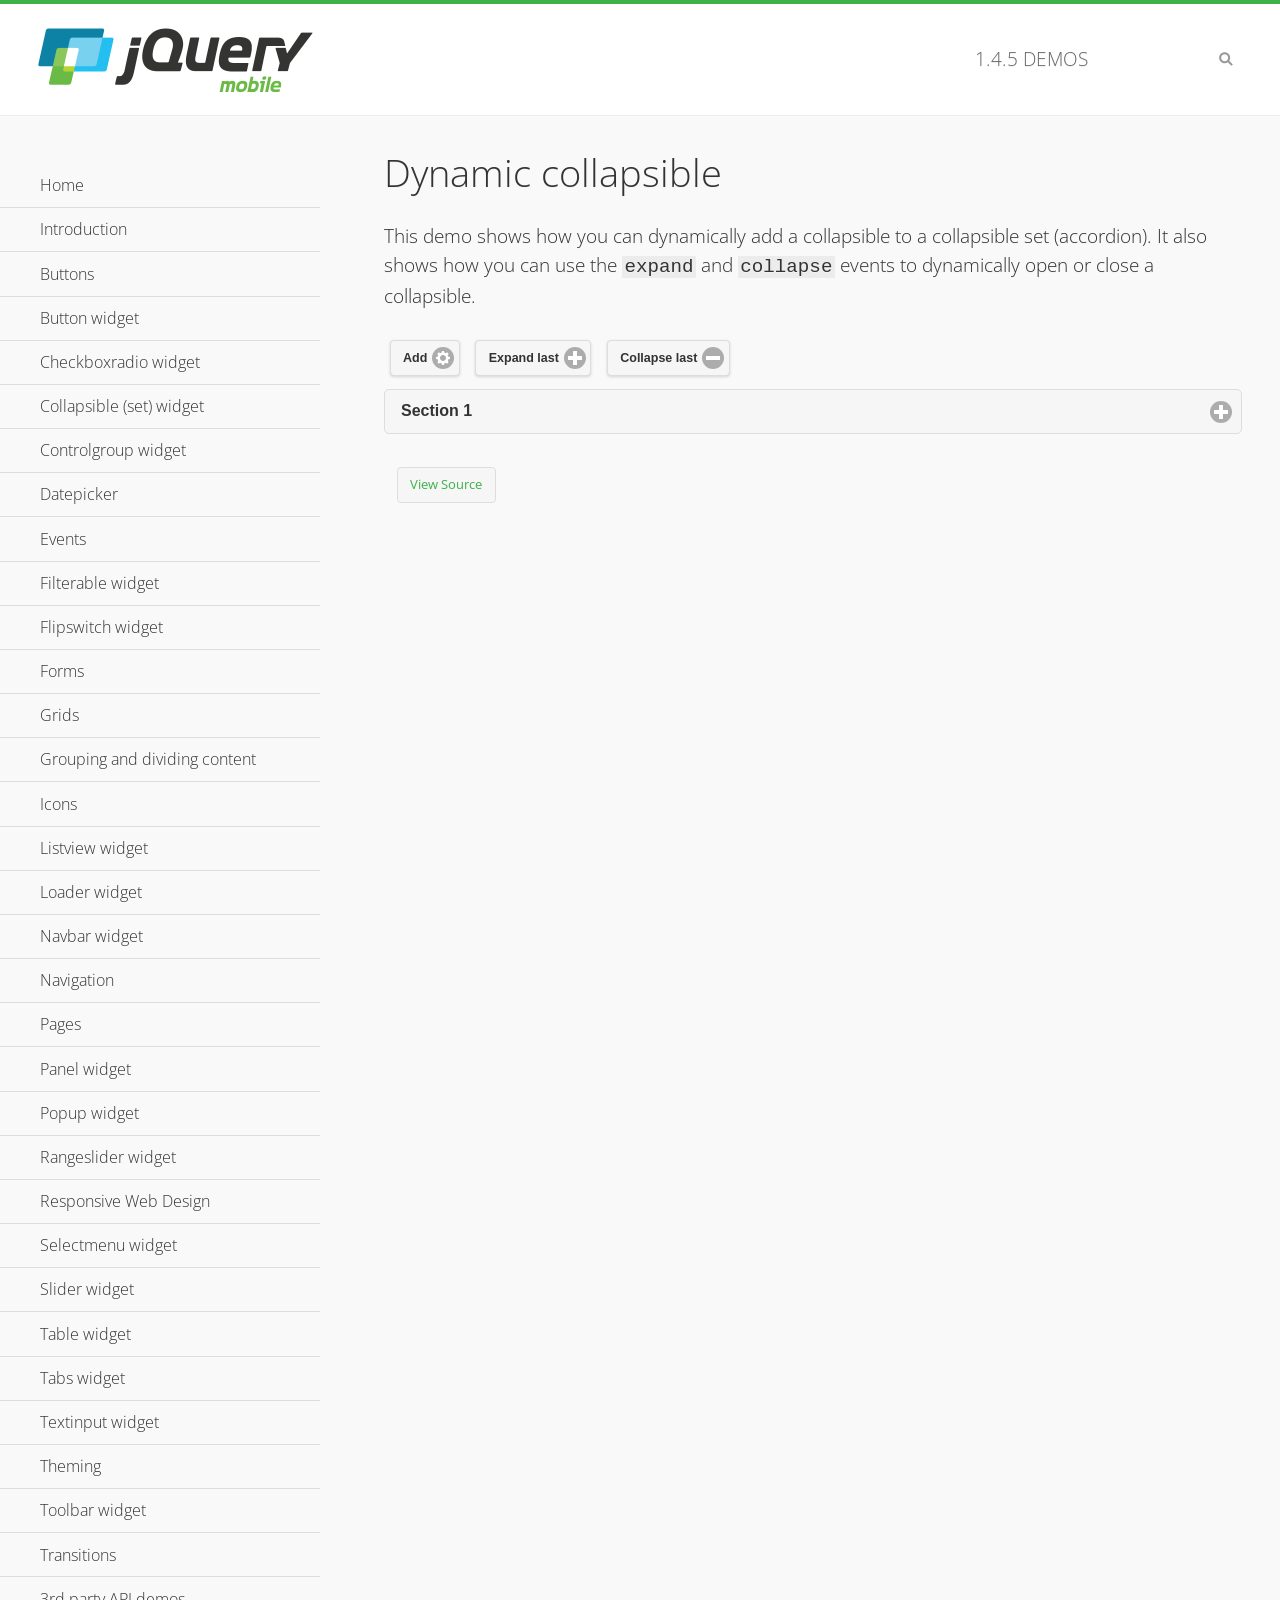
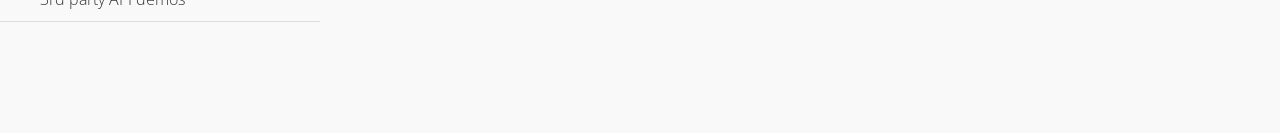
<file: jquery.mobile-1.4.5/demos/collapsible-dynamic/index.html>
<!DOCTYPE html>
<html>
<head>
	<meta charset="utf-8">
	<meta name="viewport" content="width=device-width, initial-scale=1">
	<title>Dynamic collapsible - jQuery Mobile Demos</title>
	<link rel="shortcut icon" href="../favicon.ico">
    <link rel="stylesheet" href="http://fonts.googleapis.com/css?family=Open+Sans:300,400,700">
	<link rel="stylesheet" href="../css/themes/default/jquery.mobile-1.4.5.min.css">
	<link rel="stylesheet" href="../_assets/css/jqm-demos.css">
	<script src="../js/jquery.js"></script>
	<script src="../_assets/js/index.js"></script>
	<script src="../js/jquery.mobile-1.4.5.min.js"></script>
	<script>
		$( document ).on( "pagecreate", function() {
			var nextId = 1;

			$("#add").click(function() {
				nextId++;
				var content = "<div data-role='collapsible' id='set" + nextId + "'><h3>Section " + nextId + "</h3><p>I am the collapsible content in a set so this feels like an accordion. I am hidden by default because I have the 'collapsed' state; you need to expand the header to see me.</p></div>";

				$( "#set" ).append( content ).collapsibleset( "refresh" );
			});

			$( "#expand" ).click(function() {
				$("#set").children(":last").collapsible( "expand" );
			});

			$( "#collapse" ).click(function() {
				$( "#set" ).children( ":last" ).collapsible( "collapse" );
			});
		});
	</script>
</head>
<body>
<div data-role="page" class="jqm-demos">

	<div data-role="header" class="jqm-header">
		<h2><a href="../" title="jQuery Mobile Demos home"><img src="../_assets/img/jquery-logo.png" alt="jQuery Mobile"></a></h2>
		<p><span class="jqm-version"></span> Demos</p>
		<a href="#" class="jqm-navmenu-link ui-btn ui-btn-icon-notext ui-corner-all ui-icon-bars ui-nodisc-icon ui-alt-icon ui-btn-left">Menu</a>
		<a href="#" class="jqm-search-link ui-btn ui-btn-icon-notext ui-corner-all ui-icon-search ui-nodisc-icon ui-alt-icon ui-btn-right">Search</a>
	</div><!-- /header -->

	<div role="main" class="ui-content jqm-content">

        <h1>Dynamic collapsible</h1>

        <p>This demo shows how you can dynamically add a collapsible to a collapsible set (accordion). It also shows how you can use the <code>expand</code> and <code>collapse</code> events to dynamically open or close a collapsible.</p>

        <div data-demo-html="true" data-demo-js="true">
            <button type="button" data-icon="gear" data-iconpos="right" data-mini="true" data-inline="true" id="add">Add</button>
            <button type="button" data-icon="plus" data-iconpos="right" data-mini="true" data-inline="true" id="expand">Expand last</button>
            <button type="button" data-icon="minus" data-iconpos="right" data-mini="true" data-inline="true" id="collapse">Collapse last</button>

            <div data-role="collapsibleset" data-content-theme="a" data-iconpos="right" id="set">
                <div data-role="collapsible" id="set1" data-collapsed="true">
                    <h3>Section 1</h3>
                    <p>I'm the collapsible content.</p>
                </div>
            </div>

        </div><!--/demo-html -->

	</div><!-- /content -->
	    <div data-role="panel" class="jqm-navmenu-panel" data-position="left" data-display="overlay" data-theme="a">
	    	<ul class="jqm-list ui-alt-icon ui-nodisc-icon">
<li data-filtertext="demos homepage" data-icon="home"><a href=".././">Home</a></li>
<li data-filtertext="introduction overview getting started"><a href="../intro/" data-ajax="false">Introduction</a></li>
<li data-filtertext="buttons button markup buttonmarkup method anchor link button element"><a href="../button-markup/" data-ajax="false">Buttons</a></li>
<li data-filtertext="form button widget input button submit reset"><a href="../button/" data-ajax="false">Button widget</a></li>
<li data-role="collapsible" data-enhanced="true" data-collapsed-icon="carat-d" data-expanded-icon="carat-u" data-iconpos="right" data-inset="false" class="ui-collapsible ui-collapsible-themed-content ui-collapsible-collapsed">
	<h3 class="ui-collapsible-heading ui-collapsible-heading-collapsed">
		<a href="#" class="ui-collapsible-heading-toggle ui-btn ui-btn-icon-right ui-btn-inherit ui-icon-carat-d">
		    Checkboxradio widget<span class="ui-collapsible-heading-status"> click to expand contents</span>
		</a>
	</h3>
	<div class="ui-collapsible-content ui-body-inherit ui-collapsible-content-collapsed" aria-hidden="true">
		<ul>
			<li data-filtertext="form checkboxradio widget checkbox input checkboxes controlgroups"><a href="../checkboxradio-checkbox/" data-ajax="false">Checkboxes</a></li>
			<li data-filtertext="form checkboxradio widget radio input radio buttons controlgroups"><a href="../checkboxradio-radio/" data-ajax="false">Radio buttons</a></li>
		</ul>
	</div>
</li>
<li data-role="collapsible" data-enhanced="true" data-collapsed-icon="carat-d" data-expanded-icon="carat-u" data-iconpos="right" data-inset="false" class="ui-collapsible ui-collapsible-themed-content ui-collapsible-collapsed">
	<h3 class="ui-collapsible-heading ui-collapsible-heading-collapsed">
		<a href="#" class="ui-collapsible-heading-toggle ui-btn ui-btn-icon-right ui-btn-inherit ui-icon-carat-d">
			Collapsible (set) widget<span class="ui-collapsible-heading-status"> click to expand contents</span>
		</a>
	</h3>
	<div class="ui-collapsible-content ui-body-inherit ui-collapsible-content-collapsed" aria-hidden="true">
		<ul>
			<li data-filtertext="collapsibles content formatting"><a href="../collapsible/" data-ajax="false">Collapsible</a></li>
			<li data-filtertext="dynamic collapsible set accordion append expand"><a href="../collapsible-dynamic/" data-ajax="false">Dynamic collapsibles</a></li>
			<li data-filtertext="accordions collapsible set widget content formatting grouped collapsibles"><a href="../collapsibleset/" data-ajax="false">Collapsible set</a></li>
		</ul>
	</div>
</li>
<li data-role="collapsible" data-enhanced="true" data-collapsed-icon="carat-d" data-expanded-icon="carat-u" data-iconpos="right" data-inset="false" class="ui-collapsible ui-collapsible-themed-content ui-collapsible-collapsed">
	<h3 class="ui-collapsible-heading ui-collapsible-heading-collapsed">
		<a href="#" class="ui-collapsible-heading-toggle ui-btn ui-btn-icon-right ui-btn-inherit ui-icon-carat-d">
			Controlgroup widget<span class="ui-collapsible-heading-status"> click to expand contents</span>
		</a>
	</h3>
	<div class="ui-collapsible-content ui-body-inherit ui-collapsible-content-collapsed" aria-hidden="true">
		<ul>
			<li data-filtertext="controlgroups selectmenu checkboxradio input grouped buttons horizontal vertical"><a href="../controlgroup/" data-ajax="false">Controlgroup</a></li>
			<li data-filtertext="dynamic controlgroup dynamically add buttons"><a href="../controlgroup-dynamic/" data-ajax="false">Dynamic controlgroups</a></li>
		</ul>
	</div>
</li>
<li data-filtertext="form datepicker widget date input"><a href="../datepicker/" data-ajax="false">Datepicker</a></li>
<li data-role="collapsible" data-enhanced="true" data-collapsed-icon="carat-d" data-expanded-icon="carat-u" data-iconpos="right" data-inset="false" class="ui-collapsible ui-collapsible-themed-content ui-collapsible-collapsed">
	<h3 class="ui-collapsible-heading ui-collapsible-heading-collapsed">
		<a href="#" class="ui-collapsible-heading-toggle ui-btn ui-btn-icon-right ui-btn-inherit ui-icon-carat-d">
			Events<span class="ui-collapsible-heading-status"> click to expand contents</span>
		</a>
	</h3>
	<div class="ui-collapsible-content ui-body-inherit ui-collapsible-content-collapsed" aria-hidden="true">
		<ul>
			<li data-filtertext="swipe to delete list items listviews swipe events"><a href="../swipe-list/" data-ajax="false">Swipe list items</a></li>
			<li data-filtertext="swipe to navigate swipe page navigation swipe events"><a href="../swipe-page/" data-ajax="false">Swipe page navigation</a></li>
		</ul>
	</div>
</li>
<li data-filtertext="filterable filter elements sorting searching listview table"><a href="../filterable/" data-ajax="false">Filterable widget</a></li>
<li data-filtertext="form flipswitch widget flip toggle switch binary select checkbox input"><a href="../flipswitch/" data-ajax="false">Flipswitch widget</a></li>
<li data-role="collapsible" data-enhanced="true" data-collapsed-icon="carat-d" data-expanded-icon="carat-u" data-iconpos="right" data-inset="false" class="ui-collapsible ui-collapsible-themed-content ui-collapsible-collapsed">
	<h3 class="ui-collapsible-heading ui-collapsible-heading-collapsed">
		<a href="#" class="ui-collapsible-heading-toggle ui-btn ui-btn-icon-right ui-btn-inherit ui-icon-carat-d">
			Forms<span class="ui-collapsible-heading-status"> click to expand contents</span>
		</a>
	</h3>
	<div class="ui-collapsible-content ui-body-inherit ui-collapsible-content-collapsed" aria-hidden="true">
		<ul>
			<li data-filtertext="forms text checkbox radio range button submit reset inputs selects textarea slider flipswitch label form elements"><a href="../forms/" data-ajax="false">Forms</a></li>
			<li data-filtertext="form hide labels hidden accessible ui-hidden-accessible forms"><a href="../forms-label-hidden-accessible/" data-ajax="false">Hide labels</a></li>
			<li data-filtertext="form field containers fieldcontain ui-field-contain forms"><a href="../forms-field-contain/" data-ajax="false">Field containers</a></li>
			<li data-filtertext="forms disabled form elements"><a href="../forms-disabled/" data-ajax="false">Forms disabled</a></li>
			<li data-filtertext="forms gallery examples overview forms text checkbox radio range button submit reset inputs selects textarea slider flipswitch label form elements"><a href="../forms-gallery/" data-ajax="false">Forms gallery</a></li>
		</ul>
	</div>
</li>
<li data-role="collapsible" data-enhanced="true" data-collapsed-icon="carat-d" data-expanded-icon="carat-u" data-iconpos="right" data-inset="false" class="ui-collapsible ui-collapsible-themed-content ui-collapsible-collapsed">
	<h3 class="ui-collapsible-heading ui-collapsible-heading-collapsed">
		<a href="#" class="ui-collapsible-heading-toggle ui-btn ui-btn-icon-right ui-btn-inherit ui-icon-carat-d">
			Grids<span class="ui-collapsible-heading-status"> click to expand contents</span>
		</a>
	</h3>
	<div class="ui-collapsible-content ui-body-inherit ui-collapsible-content-collapsed" aria-hidden="true">
		<ul>
			<li data-filtertext="grids columns blocks content formatting rwd responsive css framework"><a href="../grids/" data-ajax="false">Grids</a></li>
			<li data-filtertext="buttons in grids css framework"><a href="../grids-buttons/" data-ajax="false">Buttons in grids</a></li>
			<li data-filtertext="custom responsive grids rwd css framework"><a href="../grids-custom-responsive/" data-ajax="false">Custom responsive grids</a></li>
		</ul>
	</div>
</li>
<li data-filtertext="blocks content formatting sections heading"><a href="../body-bar-classes/" data-ajax="false">Grouping and dividing content</a></li>
<li data-role="collapsible" data-enhanced="true" data-collapsed-icon="carat-d" data-expanded-icon="carat-u" data-iconpos="right" data-inset="false" class="ui-collapsible ui-collapsible-themed-content ui-collapsible-collapsed">
	<h3 class="ui-collapsible-heading ui-collapsible-heading-collapsed">
		<a href="#" class="ui-collapsible-heading-toggle ui-btn ui-btn-icon-right ui-btn-inherit ui-icon-carat-d">
			Icons<span class="ui-collapsible-heading-status"> click to expand contents</span>
		</a>
	</h3>
	<div class="ui-collapsible-content ui-body-inherit ui-collapsible-content-collapsed" aria-hidden="true">
		<ul>
			<li data-filtertext="button icons svg disc alt custom icon position"><a href="../icons/" data-ajax="false">Icons</a></li>
			<li data-filtertext=""><a href="../icons-grunticon/" data-ajax="false">Grunticon loader</a></li>
		</ul>
	</div>
</li>
<li data-role="collapsible" data-enhanced="true" data-collapsed-icon="carat-d" data-expanded-icon="carat-u" data-iconpos="right" data-inset="false" class="ui-collapsible ui-collapsible-themed-content ui-collapsible-collapsed">
	<h3 class="ui-collapsible-heading ui-collapsible-heading-collapsed">
		<a href="#" class="ui-collapsible-heading-toggle ui-btn ui-btn-icon-right ui-btn-inherit ui-icon-carat-d">
			Listview widget<span class="ui-collapsible-heading-status"> click to expand contents</span>
		</a>
	</h3>
	<div class="ui-collapsible-content ui-body-inherit ui-collapsible-content-collapsed" aria-hidden="true">
		<ul>
			<li data-filtertext="listview widget thumbnails icons nested split button collapsible ul ol"><a href="../listview/" data-ajax="false">Listview</a></li>
			<li data-filtertext="autocomplete filterable reveal listview filtertextbeforefilter placeholder"><a href="../listview-autocomplete/" data-ajax="false">Listview autocomplete</a></li>
			<li data-filtertext="autocomplete filterable reveal listview remote data filtertextbeforefilter placeholder"><a href="../listview-autocomplete-remote/" data-ajax="false">Listview autocomplete remote data</a></li>
			<li data-filtertext="autodividers anchor jump scroll linkbars listview lists ul ol"><a href="../listview-autodividers-linkbar/" data-ajax="false">Listview autodividers linkbar</a></li>
			<li data-filtertext="listview autodividers selector autodividersselector lists ul ol"><a href="../listview-autodividers-selector/" data-ajax="false">Listview autodividers selector</a></li>
			<li data-filtertext="listview nested list items"><a href="../listview-nested-lists/" data-ajax="false">Nested Listviews</a></li>
			<li data-filtertext="listview collapsible list items flat"><a href="../listview-collapsible-item-flat/" data-ajax="false">Listview collapsible list items (flat)</a></li>
			<li data-filtertext="listview collapsible list indented"><a href="../listview-collapsible-item-indented/" data-ajax="false">Listview collapsible list items (indented)</a></li>
			<li data-filtertext="grid listview responsive grids responsive listviews lists ul"><a href="../listview-grid/" data-ajax="false">Listview responsive grid</a></li>
		</ul>
	</div>
</li>
<li data-filtertext="loader widget page loading navigation overlay spinner"><a href="../loader/" data-ajax="false">Loader widget</a></li>
<li data-filtertext="navbar widget navmenu toolbars header footer"><a href="../navbar/" data-ajax="false">Navbar widget</a></li>
<li data-role="collapsible" data-enhanced="true" data-collapsed-icon="carat-d" data-expanded-icon="carat-u" data-iconpos="right" data-inset="false" class="ui-collapsible ui-collapsible-themed-content ui-collapsible-collapsed">
	<h3 class="ui-collapsible-heading ui-collapsible-heading-collapsed">
		<a href="#" class="ui-collapsible-heading-toggle ui-btn ui-btn-icon-right ui-btn-inherit ui-icon-carat-d">
			Navigation<span class="ui-collapsible-heading-status"> click to expand contents</span>
		</a>
	</h3>
	<div class="ui-collapsible-content ui-body-inherit ui-collapsible-content-collapsed" aria-hidden="true">
		<ul>
			<li data-filtertext="ajax navigation navigate widget history event method"><a href="../navigation/" data-ajax="false">Navigation</a></li>
			<li data-filtertext="linking pages page links navigation ajax prefetch cache"><a href="../navigation-linking-pages/" data-ajax="false">Linking pages</a></li>
			<!-- <li data-filtertext="php redirect server redirection server-side navigation"><a href="../navigation-php-redirect/" data-ajax="false">PHP redirect demo</a></li>-->
			<li data-filtertext="navigation redirection hash query"><a href="../navigation-hash-processing/" data-ajax="false">Hash processing demo</a></li>
			<li data-filtertext="navigation redirection hash query"><a href="../page-events/" data-ajax="false">Page Navigation Events</a></li>
		</ul>
	</div>
</li>
<li data-role="collapsible" data-enhanced="true" data-collapsed-icon="carat-d" data-expanded-icon="carat-u" data-iconpos="right" data-inset="false" class="ui-collapsible ui-collapsible-themed-content ui-collapsible-collapsed">
	<h3 class="ui-collapsible-heading ui-collapsible-heading-collapsed">
		<a href="#" class="ui-collapsible-heading-toggle ui-btn ui-btn-icon-right ui-btn-inherit ui-icon-carat-d">
			Pages<span class="ui-collapsible-heading-status"> click to expand contents</span>
		</a>
	</h3>
	<div class="ui-collapsible-content ui-body-inherit ui-collapsible-content-collapsed" aria-hidden="true">
		<ul>
			<li data-filtertext="pages page widget ajax navigation"><a href="../pages/" data-ajax="false">Pages</a></li>
			<li data-filtertext="single page"><a href="../pages-single-page/" data-ajax="false">Single page</a></li>
			<li data-filtertext="multipage multi-page page"><a href="../pages-multi-page/" data-ajax="false">Multi-page template</a></li>
			<li data-filtertext="dialog page widget modal popup"><a href="../pages-dialog/" data-ajax="false">Dialog page</a></li>
		</ul>
	</div>
</li>
<li data-role="collapsible" data-enhanced="true" data-collapsed-icon="carat-d" data-expanded-icon="carat-u" data-iconpos="right" data-inset="false" class="ui-collapsible ui-collapsible-themed-content ui-collapsible-collapsed">
	<h3 class="ui-collapsible-heading ui-collapsible-heading-collapsed">
		<a href="#" class="ui-collapsible-heading-toggle ui-btn ui-btn-icon-right ui-btn-inherit ui-icon-carat-d">
			Panel widget<span class="ui-collapsible-heading-status"> click to expand contents</span>
		</a>
	</h3>
	<div class="ui-collapsible-content ui-body-inherit ui-collapsible-content-collapsed" aria-hidden="true">
		<ul>
			<li data-filtertext="panel widget sliding panels reveal push overlay responsive"><a href="../panel/" data-ajax="false">Panel</a></li>
			<li data-filtertext=""><a href="../panel-external/" data-ajax="false">External panels</a></li>
			<li data-filtertext="panel "><a href="../panel-fixed/" data-ajax="false">Fixed panels</a></li>
			<li data-filtertext="panel slide panels sliding panels shadow rwd responsive breakpoint"><a href="../panel-responsive/" data-ajax="false">Panels responsive</a></li>
			<li data-filtertext="panel custom style custom panel width reveal shadow listview panel styling page background wrapper"><a href="../panel-styling/" data-ajax="false">Custom panel style</a></li>
			<li data-filtertext="panel open on swipe"><a href="../panel-swipe-open/" data-ajax="false">Panel open on swipe</a></li>
			<li data-filtertext="panels outside page internal external toolbars"><a href="../panel-external-internal/" data-ajax="false">Panel external and internal</a></li>
		</ul>
	</div>
</li>
<li data-role="collapsible" data-enhanced="true" data-collapsed-icon="carat-d" data-expanded-icon="carat-u" data-iconpos="right" data-inset="false" class="ui-collapsible ui-collapsible-themed-content ui-collapsible-collapsed">
	<h3 class="ui-collapsible-heading ui-collapsible-heading-collapsed">
		<a href="#" class="ui-collapsible-heading-toggle ui-btn ui-btn-icon-right ui-btn-inherit ui-icon-carat-d">
			Popup widget<span class="ui-collapsible-heading-status"> click to expand contents</span>
		</a>
	</h3>
	<div class="ui-collapsible-content ui-body-inherit ui-collapsible-content-collapsed" aria-hidden="true">
		<ul>
			<li data-filtertext="popup widget popups dialog modal transition tooltip lightbox form overlay screen flip pop fade transition"><a href="../popup/" data-ajax="false">Popup</a></li>
			<li data-filtertext="popup alignment position"><a href="../popup-alignment/" data-ajax="false">Popup alignment</a></li>
			<li data-filtertext="popup arrow size popups popover"><a href="../popup-arrow-size/" data-ajax="false">Popup arrow size</a></li>
			<li data-filtertext="dynamic popups popup images lightbox"><a href="../popup-dynamic/" data-ajax="false">Dynamic popups</a></li>
			<li data-filtertext="popups with iframes scaling"><a href="../popup-iframe/" data-ajax="false">Popups with iframes</a></li>
			<li data-filtertext="popup image scaling"><a href="../popup-image-scaling/" data-ajax="false">Popup image scaling</a></li>
			<li data-filtertext="external popup outside multi-page"><a href="../popup-outside-multipage/" data-ajax="false">Popup outside multi-page</a></li>
		</ul>
	</div>
</li>
<li data-filtertext="form rangeslider widget dual sliders dual handle sliders range input"><a href="../rangeslider/" data-ajax="false">Rangeslider widget</a></li>
<li data-filtertext="responsive web design rwd adaptive progressive enhancement PE accessible mobile breakpoints media query media queries"><a href="../rwd/" data-ajax="false">Responsive Web Design</a></li>
<li data-role="collapsible" data-enhanced="true" data-collapsed-icon="carat-d" data-expanded-icon="carat-u" data-iconpos="right" data-inset="false" class="ui-collapsible ui-collapsible-themed-content ui-collapsible-collapsed">
	<h3 class="ui-collapsible-heading ui-collapsible-heading-collapsed">
		<a href="#" class="ui-collapsible-heading-toggle ui-btn ui-btn-icon-right ui-btn-inherit ui-icon-carat-d">
			Selectmenu widget<span class="ui-collapsible-heading-status"> click to expand contents</span>
		</a>
	</h3>
	<div class="ui-collapsible-content ui-body-inherit ui-collapsible-content-collapsed" aria-hidden="true">
		<ul>
			<li data-filtertext="form selectmenu widget select input custom select menu selects"><a href="../selectmenu/" data-ajax="false">Selectmenu</a></li>
			<li data-filtertext="form custom select menu selectmenu widget custom menu option optgroup multiple selects"><a href="../selectmenu-custom/" data-ajax="false">Custom select menu</a></li>
			<li data-filtertext="filterable select filter popup dialog"><a href="../selectmenu-custom-filter/" data-ajax="false">Custom select menu with filter</a></li>
		</ul>
	</div>
</li>
<li data-role="collapsible" data-enhanced="true" data-collapsed-icon="carat-d" data-expanded-icon="carat-u" data-iconpos="right" data-inset="false" class="ui-collapsible ui-collapsible-themed-content ui-collapsible-collapsed">
	<h3 class="ui-collapsible-heading ui-collapsible-heading-collapsed">
		<a href="#" class="ui-collapsible-heading-toggle ui-btn ui-btn-icon-right ui-btn-inherit ui-icon-carat-d">
			Slider widget<span class="ui-collapsible-heading-status"> click to expand contents</span>
		</a>
	</h3>
	<div class="ui-collapsible-content ui-body-inherit ui-collapsible-content-collapsed" aria-hidden="true">
		<ul>
			<li data-filtertext="form slider widget range input single sliders"><a href="../slider/" data-ajax="false">Slider</a></li>
			<li data-filtertext="form slider widget flipswitch slider binary select flip toggle switch"><a href="../slider-flipswitch/" data-ajax="false">Slider flip toggle switch</a></li>
			<li data-filtertext="form slider tooltip handle value input range sliders"><a href="../slider-tooltip/" data-ajax="false">Slider tooltip</a></li>
		</ul>
	</div>
</li>
<li data-role="collapsible" data-enhanced="true" data-collapsed-icon="carat-d" data-expanded-icon="carat-u" data-iconpos="right" data-inset="false" class="ui-collapsible ui-collapsible-themed-content ui-collapsible-collapsed">
	<h3 class="ui-collapsible-heading ui-collapsible-heading-collapsed">
		<a href="#" class="ui-collapsible-heading-toggle ui-btn ui-btn-icon-right ui-btn-inherit ui-icon-carat-d">
			Table widget<span class="ui-collapsible-heading-status"> click to expand contents</span>
		</a>
	</h3>
	<div class="ui-collapsible-content ui-body-inherit ui-collapsible-content-collapsed" aria-hidden="true">
		<ul>
			<li data-filtertext="table widget reflow column toggle th td responsive tables rwd hide show tabular"><a href="../table-column-toggle/" data-ajax="false">Table Column Toggle</a></li>
			<li data-filtertext="table column toggle phone comparison demo"><a href="../table-column-toggle-example/" data-ajax="false">Table Column Toggle demo</a></li>
			<li data-filtertext="responsive tables table column toggle heading groups rwd breakpoint"><a href="../table-column-toggle-heading-groups/" data-ajax="false">Table Column Toggle heading groups</a></li>
			<li data-filtertext="responsive tables table column toggle hide rwd breakpoint customization options"><a href="../table-column-toggle-options/" data-ajax="false">Table Column Toggle options</a></li>
			<li data-filtertext="table reflow th td responsive rwd columns tabular"><a href="../table-reflow/" data-ajax="false">Table Reflow</a></li>
			<li data-filtertext="responsive tables table reflow heading groups rwd breakpoint"><a href="../table-reflow-heading-groups/" data-ajax="false">Table Reflow heading groups</a></li>
			<li data-filtertext="responsive tables table reflow stripes strokes table style"><a href="../table-reflow-stripes-strokes/" data-ajax="false">Table Reflow stripes and strokes</a></li>
			<li data-filtertext="responsive tables table reflow stack custom styles"><a href="../table-reflow-styling/" data-ajax="false">Table Reflow custom styles</a></li>
		</ul>
	</div>
</li>
<li data-filtertext="ui tabs widget"><a href="../tabs/" data-ajax="false">Tabs widget</a></li>
<li data-filtertext="form textinput widget text input textarea number date time tel email file color password"><a href="../textinput/" data-ajax="false">Textinput widget</a></li>
<li data-role="collapsible" data-enhanced="true" data-collapsed-icon="carat-d" data-expanded-icon="carat-u" data-iconpos="right" data-inset="false" class="ui-collapsible ui-collapsible-themed-content ui-collapsible-collapsed">
	<h3 class="ui-collapsible-heading ui-collapsible-heading-collapsed">
		<a href="#" class="ui-collapsible-heading-toggle ui-btn ui-btn-icon-right ui-btn-inherit ui-icon-carat-d">
			Theming<span class="ui-collapsible-heading-status"> click to expand contents</span>
		</a>
	</h3>
	<div class="ui-collapsible-content ui-body-inherit ui-collapsible-content-collapsed" aria-hidden="true">
		<ul>
			<li data-filtertext="default theme swatches theming style css"><a href="../theme-default/" data-ajax="false">Default theme</a></li>
			<li data-filtertext="classic theme old theme swatches theming style css"><a href="../theme-classic/" data-ajax="false">Classic theme</a></li>
		</ul>
	</div>
</li>
<li data-role="collapsible" data-enhanced="true" data-collapsed-icon="carat-d" data-expanded-icon="carat-u" data-iconpos="right" data-inset="false" class="ui-collapsible ui-collapsible-themed-content ui-collapsible-collapsed">
	<h3 class="ui-collapsible-heading ui-collapsible-heading-collapsed">
		<a href="#" class="ui-collapsible-heading-toggle ui-btn ui-btn-icon-right ui-btn-inherit ui-icon-carat-d">
			Toolbar widget<span class="ui-collapsible-heading-status"> click to expand contents</span>
		</a>
	</h3>
	<div class="ui-collapsible-content ui-body-inherit ui-collapsible-content-collapsed" aria-hidden="true">
		<ul>
			<li data-filtertext="toolbar widget header footer toolbars fixed fullscreen external sections"><a href="../toolbar/" data-ajax="false">Toolbar</a></li>
			<li data-filtertext="dynamic toolbars dynamically add toolbar header footer"><a href="../toolbar-dynamic/" data-ajax="false">Dynamic toolbars</a></li>
			<li data-filtertext="external toolbars header footer"><a href="../toolbar-external/" data-ajax="false">External toolbars</a></li>
			<li data-filtertext="fixed toolbars header footer"><a href="../toolbar-fixed/" data-ajax="false">Fixed toolbars</a></li>
			<li data-filtertext="fixed fullscreen toolbars header footer"><a href="../toolbar-fixed-fullscreen/" data-ajax="false">Fullscreen toolbars</a></li>
			<li data-filtertext="external fixed toolbars header footer"><a href="../toolbar-fixed-external/" data-ajax="false">Fixed external toolbars</a></li>
			<li data-filtertext="external persistent toolbars header footer navbar navmenu"><a href="../toolbar-fixed-persistent/" data-ajax="false">Persistent toolbars</a></li>
			<li data-filtertext="external ajax optimized toolbars persistent toolbars header footer navbar"><a href="../toolbar-fixed-persistent-optimized/" data-ajax="false">Ajax optimized toolbars</a></li>
			<li data-filtertext="form in toolbars header footer"><a href="../toolbar-fixed-forms/" data-ajax="false">Form in toolbar</a></li>
		</ul>
	</div>
</li>
<li data-filtertext="page transitions animated pages popup navigation flip slide fade pop"><a href="../transitions/" data-ajax="false">Transitions</a></li>
<li data-role="collapsible" data-enhanced="true" data-collapsed-icon="carat-d" data-expanded-icon="carat-u" data-iconpos="right" data-inset="false" class="ui-collapsible ui-collapsible-themed-content ui-collapsible-collapsed">
	<h3 class="ui-collapsible-heading ui-collapsible-heading-collapsed">
		<a href="#" class="ui-collapsible-heading-toggle ui-btn ui-btn-icon-right ui-btn-inherit ui-icon-carat-d">
			3rd party API demos<span class="ui-collapsible-heading-status"> click to expand contents</span>
		</a>
	</h3>
	<div class="ui-collapsible-content ui-body-inherit ui-collapsible-content-collapsed" aria-hidden="true">
		<ul>
			<li data-filtertext="backbone requirejs navigation router"><a href="../backbone-requirejs/" data-ajax="false">Backbone RequireJS</a></li>
			<li data-filtertext="google maps geolocation demo"><a href="../map-geolocation/" data-ajax="false">Google Maps geolocation</a></li>
			<li data-filtertext="google maps hybrid"><a href="../map-list-toggle/" data-ajax="false">Google Maps list toggle</a></li>
		</ul>
	</div>
</li>



		     </ul>
		</div><!-- /panel -->


	<div data-role="footer" data-position="fixed" data-tap-toggle="false" class="jqm-footer">
		<p>jQuery Mobile Demos version <span class="jqm-version"></span></p>
		<p>Copyright 2014 The jQuery Foundation</p>
	</div><!-- /footer -->
	<!-- TODO: This should become an external panel so we can add input to markup (unique ID) -->
    <div data-role="panel" class="jqm-search-panel" data-position="right" data-display="overlay" data-theme="a">
		<div class="jqm-search">
			<ul class="jqm-list" data-filter-placeholder="Search demos..." data-filter-reveal="true">
<li data-filtertext="demos homepage" data-icon="home"><a href=".././">Home</a></li>
<li data-filtertext="introduction overview getting started"><a href="../intro/" data-ajax="false">Introduction</a></li>
<li data-filtertext="buttons button markup buttonmarkup method anchor link button element"><a href="../button-markup/" data-ajax="false">Buttons</a></li>
<li data-filtertext="form button widget input button submit reset"><a href="../button/" data-ajax="false">Button widget</a></li>
<li data-role="collapsible" data-enhanced="true" data-collapsed-icon="carat-d" data-expanded-icon="carat-u" data-iconpos="right" data-inset="false" class="ui-collapsible ui-collapsible-themed-content ui-collapsible-collapsed">
	<h3 class="ui-collapsible-heading ui-collapsible-heading-collapsed">
		<a href="#" class="ui-collapsible-heading-toggle ui-btn ui-btn-icon-right ui-btn-inherit ui-icon-carat-d">
		    Checkboxradio widget<span class="ui-collapsible-heading-status"> click to expand contents</span>
		</a>
	</h3>
	<div class="ui-collapsible-content ui-body-inherit ui-collapsible-content-collapsed" aria-hidden="true">
		<ul>
			<li data-filtertext="form checkboxradio widget checkbox input checkboxes controlgroups"><a href="../checkboxradio-checkbox/" data-ajax="false">Checkboxes</a></li>
			<li data-filtertext="form checkboxradio widget radio input radio buttons controlgroups"><a href="../checkboxradio-radio/" data-ajax="false">Radio buttons</a></li>
		</ul>
	</div>
</li>
<li data-role="collapsible" data-enhanced="true" data-collapsed-icon="carat-d" data-expanded-icon="carat-u" data-iconpos="right" data-inset="false" class="ui-collapsible ui-collapsible-themed-content ui-collapsible-collapsed">
	<h3 class="ui-collapsible-heading ui-collapsible-heading-collapsed">
		<a href="#" class="ui-collapsible-heading-toggle ui-btn ui-btn-icon-right ui-btn-inherit ui-icon-carat-d">
			Collapsible (set) widget<span class="ui-collapsible-heading-status"> click to expand contents</span>
		</a>
	</h3>
	<div class="ui-collapsible-content ui-body-inherit ui-collapsible-content-collapsed" aria-hidden="true">
		<ul>
			<li data-filtertext="collapsibles content formatting"><a href="../collapsible/" data-ajax="false">Collapsible</a></li>
			<li data-filtertext="dynamic collapsible set accordion append expand"><a href="../collapsible-dynamic/" data-ajax="false">Dynamic collapsibles</a></li>
			<li data-filtertext="accordions collapsible set widget content formatting grouped collapsibles"><a href="../collapsibleset/" data-ajax="false">Collapsible set</a></li>
		</ul>
	</div>
</li>
<li data-role="collapsible" data-enhanced="true" data-collapsed-icon="carat-d" data-expanded-icon="carat-u" data-iconpos="right" data-inset="false" class="ui-collapsible ui-collapsible-themed-content ui-collapsible-collapsed">
	<h3 class="ui-collapsible-heading ui-collapsible-heading-collapsed">
		<a href="#" class="ui-collapsible-heading-toggle ui-btn ui-btn-icon-right ui-btn-inherit ui-icon-carat-d">
			Controlgroup widget<span class="ui-collapsible-heading-status"> click to expand contents</span>
		</a>
	</h3>
	<div class="ui-collapsible-content ui-body-inherit ui-collapsible-content-collapsed" aria-hidden="true">
		<ul>
			<li data-filtertext="controlgroups selectmenu checkboxradio input grouped buttons horizontal vertical"><a href="../controlgroup/" data-ajax="false">Controlgroup</a></li>
			<li data-filtertext="dynamic controlgroup dynamically add buttons"><a href="../controlgroup-dynamic/" data-ajax="false">Dynamic controlgroups</a></li>
		</ul>
	</div>
</li>
<li data-filtertext="form datepicker widget date input"><a href="../datepicker/" data-ajax="false">Datepicker</a></li>
<li data-role="collapsible" data-enhanced="true" data-collapsed-icon="carat-d" data-expanded-icon="carat-u" data-iconpos="right" data-inset="false" class="ui-collapsible ui-collapsible-themed-content ui-collapsible-collapsed">
	<h3 class="ui-collapsible-heading ui-collapsible-heading-collapsed">
		<a href="#" class="ui-collapsible-heading-toggle ui-btn ui-btn-icon-right ui-btn-inherit ui-icon-carat-d">
			Events<span class="ui-collapsible-heading-status"> click to expand contents</span>
		</a>
	</h3>
	<div class="ui-collapsible-content ui-body-inherit ui-collapsible-content-collapsed" aria-hidden="true">
		<ul>
			<li data-filtertext="swipe to delete list items listviews swipe events"><a href="../swipe-list/" data-ajax="false">Swipe list items</a></li>
			<li data-filtertext="swipe to navigate swipe page navigation swipe events"><a href="../swipe-page/" data-ajax="false">Swipe page navigation</a></li>
		</ul>
	</div>
</li>
<li data-filtertext="filterable filter elements sorting searching listview table"><a href="../filterable/" data-ajax="false">Filterable widget</a></li>
<li data-filtertext="form flipswitch widget flip toggle switch binary select checkbox input"><a href="../flipswitch/" data-ajax="false">Flipswitch widget</a></li>
<li data-role="collapsible" data-enhanced="true" data-collapsed-icon="carat-d" data-expanded-icon="carat-u" data-iconpos="right" data-inset="false" class="ui-collapsible ui-collapsible-themed-content ui-collapsible-collapsed">
	<h3 class="ui-collapsible-heading ui-collapsible-heading-collapsed">
		<a href="#" class="ui-collapsible-heading-toggle ui-btn ui-btn-icon-right ui-btn-inherit ui-icon-carat-d">
			Forms<span class="ui-collapsible-heading-status"> click to expand contents</span>
		</a>
	</h3>
	<div class="ui-collapsible-content ui-body-inherit ui-collapsible-content-collapsed" aria-hidden="true">
		<ul>
			<li data-filtertext="forms text checkbox radio range button submit reset inputs selects textarea slider flipswitch label form elements"><a href="../forms/" data-ajax="false">Forms</a></li>
			<li data-filtertext="form hide labels hidden accessible ui-hidden-accessible forms"><a href="../forms-label-hidden-accessible/" data-ajax="false">Hide labels</a></li>
			<li data-filtertext="form field containers fieldcontain ui-field-contain forms"><a href="../forms-field-contain/" data-ajax="false">Field containers</a></li>
			<li data-filtertext="forms disabled form elements"><a href="../forms-disabled/" data-ajax="false">Forms disabled</a></li>
			<li data-filtertext="forms gallery examples overview forms text checkbox radio range button submit reset inputs selects textarea slider flipswitch label form elements"><a href="../forms-gallery/" data-ajax="false">Forms gallery</a></li>
		</ul>
	</div>
</li>
<li data-role="collapsible" data-enhanced="true" data-collapsed-icon="carat-d" data-expanded-icon="carat-u" data-iconpos="right" data-inset="false" class="ui-collapsible ui-collapsible-themed-content ui-collapsible-collapsed">
	<h3 class="ui-collapsible-heading ui-collapsible-heading-collapsed">
		<a href="#" class="ui-collapsible-heading-toggle ui-btn ui-btn-icon-right ui-btn-inherit ui-icon-carat-d">
			Grids<span class="ui-collapsible-heading-status"> click to expand contents</span>
		</a>
	</h3>
	<div class="ui-collapsible-content ui-body-inherit ui-collapsible-content-collapsed" aria-hidden="true">
		<ul>
			<li data-filtertext="grids columns blocks content formatting rwd responsive css framework"><a href="../grids/" data-ajax="false">Grids</a></li>
			<li data-filtertext="buttons in grids css framework"><a href="../grids-buttons/" data-ajax="false">Buttons in grids</a></li>
			<li data-filtertext="custom responsive grids rwd css framework"><a href="../grids-custom-responsive/" data-ajax="false">Custom responsive grids</a></li>
		</ul>
	</div>
</li>
<li data-filtertext="blocks content formatting sections heading"><a href="../body-bar-classes/" data-ajax="false">Grouping and dividing content</a></li>
<li data-role="collapsible" data-enhanced="true" data-collapsed-icon="carat-d" data-expanded-icon="carat-u" data-iconpos="right" data-inset="false" class="ui-collapsible ui-collapsible-themed-content ui-collapsible-collapsed">
	<h3 class="ui-collapsible-heading ui-collapsible-heading-collapsed">
		<a href="#" class="ui-collapsible-heading-toggle ui-btn ui-btn-icon-right ui-btn-inherit ui-icon-carat-d">
			Icons<span class="ui-collapsible-heading-status"> click to expand contents</span>
		</a>
	</h3>
	<div class="ui-collapsible-content ui-body-inherit ui-collapsible-content-collapsed" aria-hidden="true">
		<ul>
			<li data-filtertext="button icons svg disc alt custom icon position"><a href="../icons/" data-ajax="false">Icons</a></li>
			<li data-filtertext=""><a href="../icons-grunticon/" data-ajax="false">Grunticon loader</a></li>
		</ul>
	</div>
</li>
<li data-role="collapsible" data-enhanced="true" data-collapsed-icon="carat-d" data-expanded-icon="carat-u" data-iconpos="right" data-inset="false" class="ui-collapsible ui-collapsible-themed-content ui-collapsible-collapsed">
	<h3 class="ui-collapsible-heading ui-collapsible-heading-collapsed">
		<a href="#" class="ui-collapsible-heading-toggle ui-btn ui-btn-icon-right ui-btn-inherit ui-icon-carat-d">
			Listview widget<span class="ui-collapsible-heading-status"> click to expand contents</span>
		</a>
	</h3>
	<div class="ui-collapsible-content ui-body-inherit ui-collapsible-content-collapsed" aria-hidden="true">
		<ul>
			<li data-filtertext="listview widget thumbnails icons nested split button collapsible ul ol"><a href="../listview/" data-ajax="false">Listview</a></li>
			<li data-filtertext="autocomplete filterable reveal listview filtertextbeforefilter placeholder"><a href="../listview-autocomplete/" data-ajax="false">Listview autocomplete</a></li>
			<li data-filtertext="autocomplete filterable reveal listview remote data filtertextbeforefilter placeholder"><a href="../listview-autocomplete-remote/" data-ajax="false">Listview autocomplete remote data</a></li>
			<li data-filtertext="autodividers anchor jump scroll linkbars listview lists ul ol"><a href="../listview-autodividers-linkbar/" data-ajax="false">Listview autodividers linkbar</a></li>
			<li data-filtertext="listview autodividers selector autodividersselector lists ul ol"><a href="../listview-autodividers-selector/" data-ajax="false">Listview autodividers selector</a></li>
			<li data-filtertext="listview nested list items"><a href="../listview-nested-lists/" data-ajax="false">Nested Listviews</a></li>
			<li data-filtertext="listview collapsible list items flat"><a href="../listview-collapsible-item-flat/" data-ajax="false">Listview collapsible list items (flat)</a></li>
			<li data-filtertext="listview collapsible list indented"><a href="../listview-collapsible-item-indented/" data-ajax="false">Listview collapsible list items (indented)</a></li>
			<li data-filtertext="grid listview responsive grids responsive listviews lists ul"><a href="../listview-grid/" data-ajax="false">Listview responsive grid</a></li>
		</ul>
	</div>
</li>
<li data-filtertext="loader widget page loading navigation overlay spinner"><a href="../loader/" data-ajax="false">Loader widget</a></li>
<li data-filtertext="navbar widget navmenu toolbars header footer"><a href="../navbar/" data-ajax="false">Navbar widget</a></li>
<li data-role="collapsible" data-enhanced="true" data-collapsed-icon="carat-d" data-expanded-icon="carat-u" data-iconpos="right" data-inset="false" class="ui-collapsible ui-collapsible-themed-content ui-collapsible-collapsed">
	<h3 class="ui-collapsible-heading ui-collapsible-heading-collapsed">
		<a href="#" class="ui-collapsible-heading-toggle ui-btn ui-btn-icon-right ui-btn-inherit ui-icon-carat-d">
			Navigation<span class="ui-collapsible-heading-status"> click to expand contents</span>
		</a>
	</h3>
	<div class="ui-collapsible-content ui-body-inherit ui-collapsible-content-collapsed" aria-hidden="true">
		<ul>
			<li data-filtertext="ajax navigation navigate widget history event method"><a href="../navigation/" data-ajax="false">Navigation</a></li>
			<li data-filtertext="linking pages page links navigation ajax prefetch cache"><a href="../navigation-linking-pages/" data-ajax="false">Linking pages</a></li>
			<!-- <li data-filtertext="php redirect server redirection server-side navigation"><a href="../navigation-php-redirect/" data-ajax="false">PHP redirect demo</a></li>-->
			<li data-filtertext="navigation redirection hash query"><a href="../navigation-hash-processing/" data-ajax="false">Hash processing demo</a></li>
			<li data-filtertext="navigation redirection hash query"><a href="../page-events/" data-ajax="false">Page Navigation Events</a></li>
		</ul>
	</div>
</li>
<li data-role="collapsible" data-enhanced="true" data-collapsed-icon="carat-d" data-expanded-icon="carat-u" data-iconpos="right" data-inset="false" class="ui-collapsible ui-collapsible-themed-content ui-collapsible-collapsed">
	<h3 class="ui-collapsible-heading ui-collapsible-heading-collapsed">
		<a href="#" class="ui-collapsible-heading-toggle ui-btn ui-btn-icon-right ui-btn-inherit ui-icon-carat-d">
			Pages<span class="ui-collapsible-heading-status"> click to expand contents</span>
		</a>
	</h3>
	<div class="ui-collapsible-content ui-body-inherit ui-collapsible-content-collapsed" aria-hidden="true">
		<ul>
			<li data-filtertext="pages page widget ajax navigation"><a href="../pages/" data-ajax="false">Pages</a></li>
			<li data-filtertext="single page"><a href="../pages-single-page/" data-ajax="false">Single page</a></li>
			<li data-filtertext="multipage multi-page page"><a href="../pages-multi-page/" data-ajax="false">Multi-page template</a></li>
			<li data-filtertext="dialog page widget modal popup"><a href="../pages-dialog/" data-ajax="false">Dialog page</a></li>
		</ul>
	</div>
</li>
<li data-role="collapsible" data-enhanced="true" data-collapsed-icon="carat-d" data-expanded-icon="carat-u" data-iconpos="right" data-inset="false" class="ui-collapsible ui-collapsible-themed-content ui-collapsible-collapsed">
	<h3 class="ui-collapsible-heading ui-collapsible-heading-collapsed">
		<a href="#" class="ui-collapsible-heading-toggle ui-btn ui-btn-icon-right ui-btn-inherit ui-icon-carat-d">
			Panel widget<span class="ui-collapsible-heading-status"> click to expand contents</span>
		</a>
	</h3>
	<div class="ui-collapsible-content ui-body-inherit ui-collapsible-content-collapsed" aria-hidden="true">
		<ul>
			<li data-filtertext="panel widget sliding panels reveal push overlay responsive"><a href="../panel/" data-ajax="false">Panel</a></li>
			<li data-filtertext=""><a href="../panel-external/" data-ajax="false">External panels</a></li>
			<li data-filtertext="panel "><a href="../panel-fixed/" data-ajax="false">Fixed panels</a></li>
			<li data-filtertext="panel slide panels sliding panels shadow rwd responsive breakpoint"><a href="../panel-responsive/" data-ajax="false">Panels responsive</a></li>
			<li data-filtertext="panel custom style custom panel width reveal shadow listview panel styling page background wrapper"><a href="../panel-styling/" data-ajax="false">Custom panel style</a></li>
			<li data-filtertext="panel open on swipe"><a href="../panel-swipe-open/" data-ajax="false">Panel open on swipe</a></li>
			<li data-filtertext="panels outside page internal external toolbars"><a href="../panel-external-internal/" data-ajax="false">Panel external and internal</a></li>
		</ul>
	</div>
</li>
<li data-role="collapsible" data-enhanced="true" data-collapsed-icon="carat-d" data-expanded-icon="carat-u" data-iconpos="right" data-inset="false" class="ui-collapsible ui-collapsible-themed-content ui-collapsible-collapsed">
	<h3 class="ui-collapsible-heading ui-collapsible-heading-collapsed">
		<a href="#" class="ui-collapsible-heading-toggle ui-btn ui-btn-icon-right ui-btn-inherit ui-icon-carat-d">
			Popup widget<span class="ui-collapsible-heading-status"> click to expand contents</span>
		</a>
	</h3>
	<div class="ui-collapsible-content ui-body-inherit ui-collapsible-content-collapsed" aria-hidden="true">
		<ul>
			<li data-filtertext="popup widget popups dialog modal transition tooltip lightbox form overlay screen flip pop fade transition"><a href="../popup/" data-ajax="false">Popup</a></li>
			<li data-filtertext="popup alignment position"><a href="../popup-alignment/" data-ajax="false">Popup alignment</a></li>
			<li data-filtertext="popup arrow size popups popover"><a href="../popup-arrow-size/" data-ajax="false">Popup arrow size</a></li>
			<li data-filtertext="dynamic popups popup images lightbox"><a href="../popup-dynamic/" data-ajax="false">Dynamic popups</a></li>
			<li data-filtertext="popups with iframes scaling"><a href="../popup-iframe/" data-ajax="false">Popups with iframes</a></li>
			<li data-filtertext="popup image scaling"><a href="../popup-image-scaling/" data-ajax="false">Popup image scaling</a></li>
			<li data-filtertext="external popup outside multi-page"><a href="../popup-outside-multipage/" data-ajax="false">Popup outside multi-page</a></li>
		</ul>
	</div>
</li>
<li data-filtertext="form rangeslider widget dual sliders dual handle sliders range input"><a href="../rangeslider/" data-ajax="false">Rangeslider widget</a></li>
<li data-filtertext="responsive web design rwd adaptive progressive enhancement PE accessible mobile breakpoints media query media queries"><a href="../rwd/" data-ajax="false">Responsive Web Design</a></li>
<li data-role="collapsible" data-enhanced="true" data-collapsed-icon="carat-d" data-expanded-icon="carat-u" data-iconpos="right" data-inset="false" class="ui-collapsible ui-collapsible-themed-content ui-collapsible-collapsed">
	<h3 class="ui-collapsible-heading ui-collapsible-heading-collapsed">
		<a href="#" class="ui-collapsible-heading-toggle ui-btn ui-btn-icon-right ui-btn-inherit ui-icon-carat-d">
			Selectmenu widget<span class="ui-collapsible-heading-status"> click to expand contents</span>
		</a>
	</h3>
	<div class="ui-collapsible-content ui-body-inherit ui-collapsible-content-collapsed" aria-hidden="true">
		<ul>
			<li data-filtertext="form selectmenu widget select input custom select menu selects"><a href="../selectmenu/" data-ajax="false">Selectmenu</a></li>
			<li data-filtertext="form custom select menu selectmenu widget custom menu option optgroup multiple selects"><a href="../selectmenu-custom/" data-ajax="false">Custom select menu</a></li>
			<li data-filtertext="filterable select filter popup dialog"><a href="../selectmenu-custom-filter/" data-ajax="false">Custom select menu with filter</a></li>
		</ul>
	</div>
</li>
<li data-role="collapsible" data-enhanced="true" data-collapsed-icon="carat-d" data-expanded-icon="carat-u" data-iconpos="right" data-inset="false" class="ui-collapsible ui-collapsible-themed-content ui-collapsible-collapsed">
	<h3 class="ui-collapsible-heading ui-collapsible-heading-collapsed">
		<a href="#" class="ui-collapsible-heading-toggle ui-btn ui-btn-icon-right ui-btn-inherit ui-icon-carat-d">
			Slider widget<span class="ui-collapsible-heading-status"> click to expand contents</span>
		</a>
	</h3>
	<div class="ui-collapsible-content ui-body-inherit ui-collapsible-content-collapsed" aria-hidden="true">
		<ul>
			<li data-filtertext="form slider widget range input single sliders"><a href="../slider/" data-ajax="false">Slider</a></li>
			<li data-filtertext="form slider widget flipswitch slider binary select flip toggle switch"><a href="../slider-flipswitch/" data-ajax="false">Slider flip toggle switch</a></li>
			<li data-filtertext="form slider tooltip handle value input range sliders"><a href="../slider-tooltip/" data-ajax="false">Slider tooltip</a></li>
		</ul>
	</div>
</li>
<li data-role="collapsible" data-enhanced="true" data-collapsed-icon="carat-d" data-expanded-icon="carat-u" data-iconpos="right" data-inset="false" class="ui-collapsible ui-collapsible-themed-content ui-collapsible-collapsed">
	<h3 class="ui-collapsible-heading ui-collapsible-heading-collapsed">
		<a href="#" class="ui-collapsible-heading-toggle ui-btn ui-btn-icon-right ui-btn-inherit ui-icon-carat-d">
			Table widget<span class="ui-collapsible-heading-status"> click to expand contents</span>
		</a>
	</h3>
	<div class="ui-collapsible-content ui-body-inherit ui-collapsible-content-collapsed" aria-hidden="true">
		<ul>
			<li data-filtertext="table widget reflow column toggle th td responsive tables rwd hide show tabular"><a href="../table-column-toggle/" data-ajax="false">Table Column Toggle</a></li>
			<li data-filtertext="table column toggle phone comparison demo"><a href="../table-column-toggle-example/" data-ajax="false">Table Column Toggle demo</a></li>
			<li data-filtertext="responsive tables table column toggle heading groups rwd breakpoint"><a href="../table-column-toggle-heading-groups/" data-ajax="false">Table Column Toggle heading groups</a></li>
			<li data-filtertext="responsive tables table column toggle hide rwd breakpoint customization options"><a href="../table-column-toggle-options/" data-ajax="false">Table Column Toggle options</a></li>
			<li data-filtertext="table reflow th td responsive rwd columns tabular"><a href="../table-reflow/" data-ajax="false">Table Reflow</a></li>
			<li data-filtertext="responsive tables table reflow heading groups rwd breakpoint"><a href="../table-reflow-heading-groups/" data-ajax="false">Table Reflow heading groups</a></li>
			<li data-filtertext="responsive tables table reflow stripes strokes table style"><a href="../table-reflow-stripes-strokes/" data-ajax="false">Table Reflow stripes and strokes</a></li>
			<li data-filtertext="responsive tables table reflow stack custom styles"><a href="../table-reflow-styling/" data-ajax="false">Table Reflow custom styles</a></li>
		</ul>
	</div>
</li>
<li data-filtertext="ui tabs widget"><a href="../tabs/" data-ajax="false">Tabs widget</a></li>
<li data-filtertext="form textinput widget text input textarea number date time tel email file color password"><a href="../textinput/" data-ajax="false">Textinput widget</a></li>
<li data-role="collapsible" data-enhanced="true" data-collapsed-icon="carat-d" data-expanded-icon="carat-u" data-iconpos="right" data-inset="false" class="ui-collapsible ui-collapsible-themed-content ui-collapsible-collapsed">
	<h3 class="ui-collapsible-heading ui-collapsible-heading-collapsed">
		<a href="#" class="ui-collapsible-heading-toggle ui-btn ui-btn-icon-right ui-btn-inherit ui-icon-carat-d">
			Theming<span class="ui-collapsible-heading-status"> click to expand contents</span>
		</a>
	</h3>
	<div class="ui-collapsible-content ui-body-inherit ui-collapsible-content-collapsed" aria-hidden="true">
		<ul>
			<li data-filtertext="default theme swatches theming style css"><a href="../theme-default/" data-ajax="false">Default theme</a></li>
			<li data-filtertext="classic theme old theme swatches theming style css"><a href="../theme-classic/" data-ajax="false">Classic theme</a></li>
		</ul>
	</div>
</li>
<li data-role="collapsible" data-enhanced="true" data-collapsed-icon="carat-d" data-expanded-icon="carat-u" data-iconpos="right" data-inset="false" class="ui-collapsible ui-collapsible-themed-content ui-collapsible-collapsed">
	<h3 class="ui-collapsible-heading ui-collapsible-heading-collapsed">
		<a href="#" class="ui-collapsible-heading-toggle ui-btn ui-btn-icon-right ui-btn-inherit ui-icon-carat-d">
			Toolbar widget<span class="ui-collapsible-heading-status"> click to expand contents</span>
		</a>
	</h3>
	<div class="ui-collapsible-content ui-body-inherit ui-collapsible-content-collapsed" aria-hidden="true">
		<ul>
			<li data-filtertext="toolbar widget header footer toolbars fixed fullscreen external sections"><a href="../toolbar/" data-ajax="false">Toolbar</a></li>
			<li data-filtertext="dynamic toolbars dynamically add toolbar header footer"><a href="../toolbar-dynamic/" data-ajax="false">Dynamic toolbars</a></li>
			<li data-filtertext="external toolbars header footer"><a href="../toolbar-external/" data-ajax="false">External toolbars</a></li>
			<li data-filtertext="fixed toolbars header footer"><a href="../toolbar-fixed/" data-ajax="false">Fixed toolbars</a></li>
			<li data-filtertext="fixed fullscreen toolbars header footer"><a href="../toolbar-fixed-fullscreen/" data-ajax="false">Fullscreen toolbars</a></li>
			<li data-filtertext="external fixed toolbars header footer"><a href="../toolbar-fixed-external/" data-ajax="false">Fixed external toolbars</a></li>
			<li data-filtertext="external persistent toolbars header footer navbar navmenu"><a href="../toolbar-fixed-persistent/" data-ajax="false">Persistent toolbars</a></li>
			<li data-filtertext="external ajax optimized toolbars persistent toolbars header footer navbar"><a href="../toolbar-fixed-persistent-optimized/" data-ajax="false">Ajax optimized toolbars</a></li>
			<li data-filtertext="form in toolbars header footer"><a href="../toolbar-fixed-forms/" data-ajax="false">Form in toolbar</a></li>
		</ul>
	</div>
</li>
<li data-filtertext="page transitions animated pages popup navigation flip slide fade pop"><a href="../transitions/" data-ajax="false">Transitions</a></li>
<li data-role="collapsible" data-enhanced="true" data-collapsed-icon="carat-d" data-expanded-icon="carat-u" data-iconpos="right" data-inset="false" class="ui-collapsible ui-collapsible-themed-content ui-collapsible-collapsed">
	<h3 class="ui-collapsible-heading ui-collapsible-heading-collapsed">
		<a href="#" class="ui-collapsible-heading-toggle ui-btn ui-btn-icon-right ui-btn-inherit ui-icon-carat-d">
			3rd party API demos<span class="ui-collapsible-heading-status"> click to expand contents</span>
		</a>
	</h3>
	<div class="ui-collapsible-content ui-body-inherit ui-collapsible-content-collapsed" aria-hidden="true">
		<ul>
			<li data-filtertext="backbone requirejs navigation router"><a href="../backbone-requirejs/" data-ajax="false">Backbone RequireJS</a></li>
			<li data-filtertext="google maps geolocation demo"><a href="../map-geolocation/" data-ajax="false">Google Maps geolocation</a></li>
			<li data-filtertext="google maps hybrid"><a href="../map-list-toggle/" data-ajax="false">Google Maps list toggle</a></li>
		</ul>
	</div>
</li>



			</ul>
		</div>
	</div><!-- /panel -->


</div><!-- /page -->

</body>
</html>
</file>
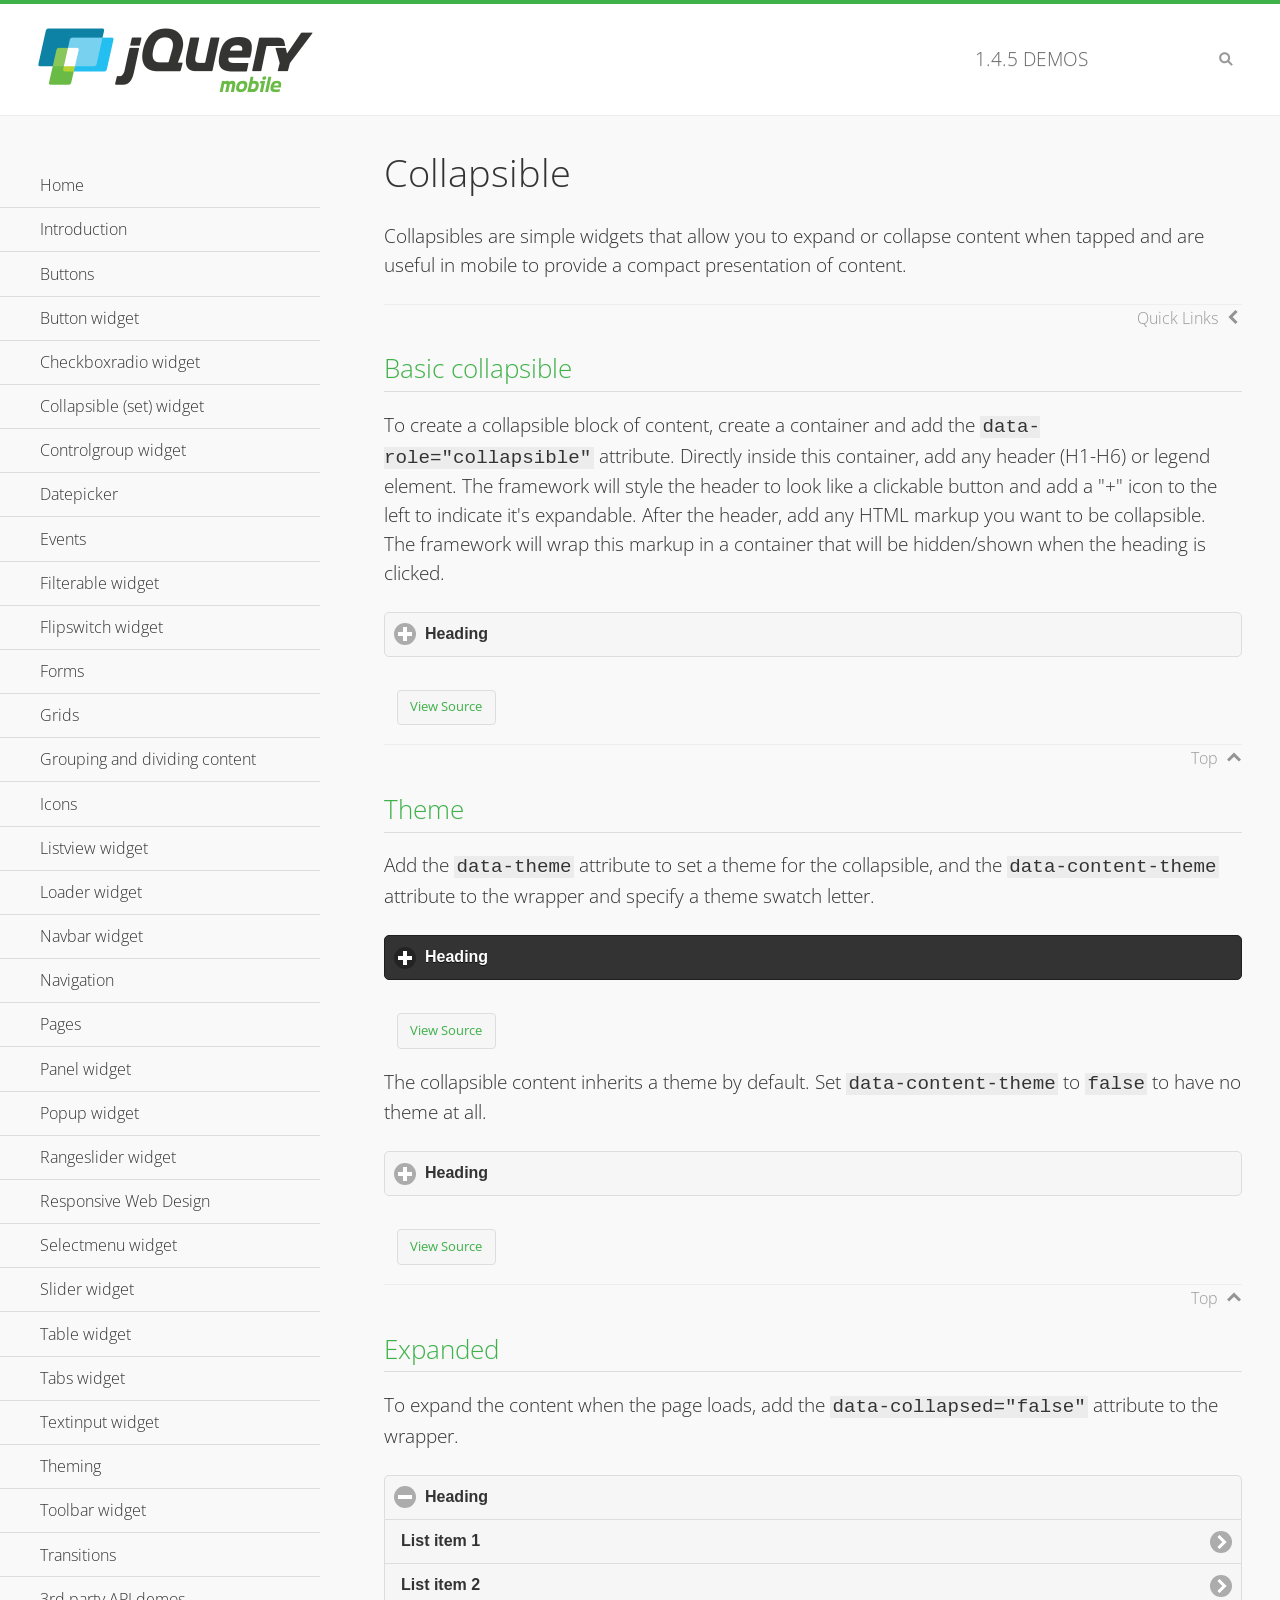
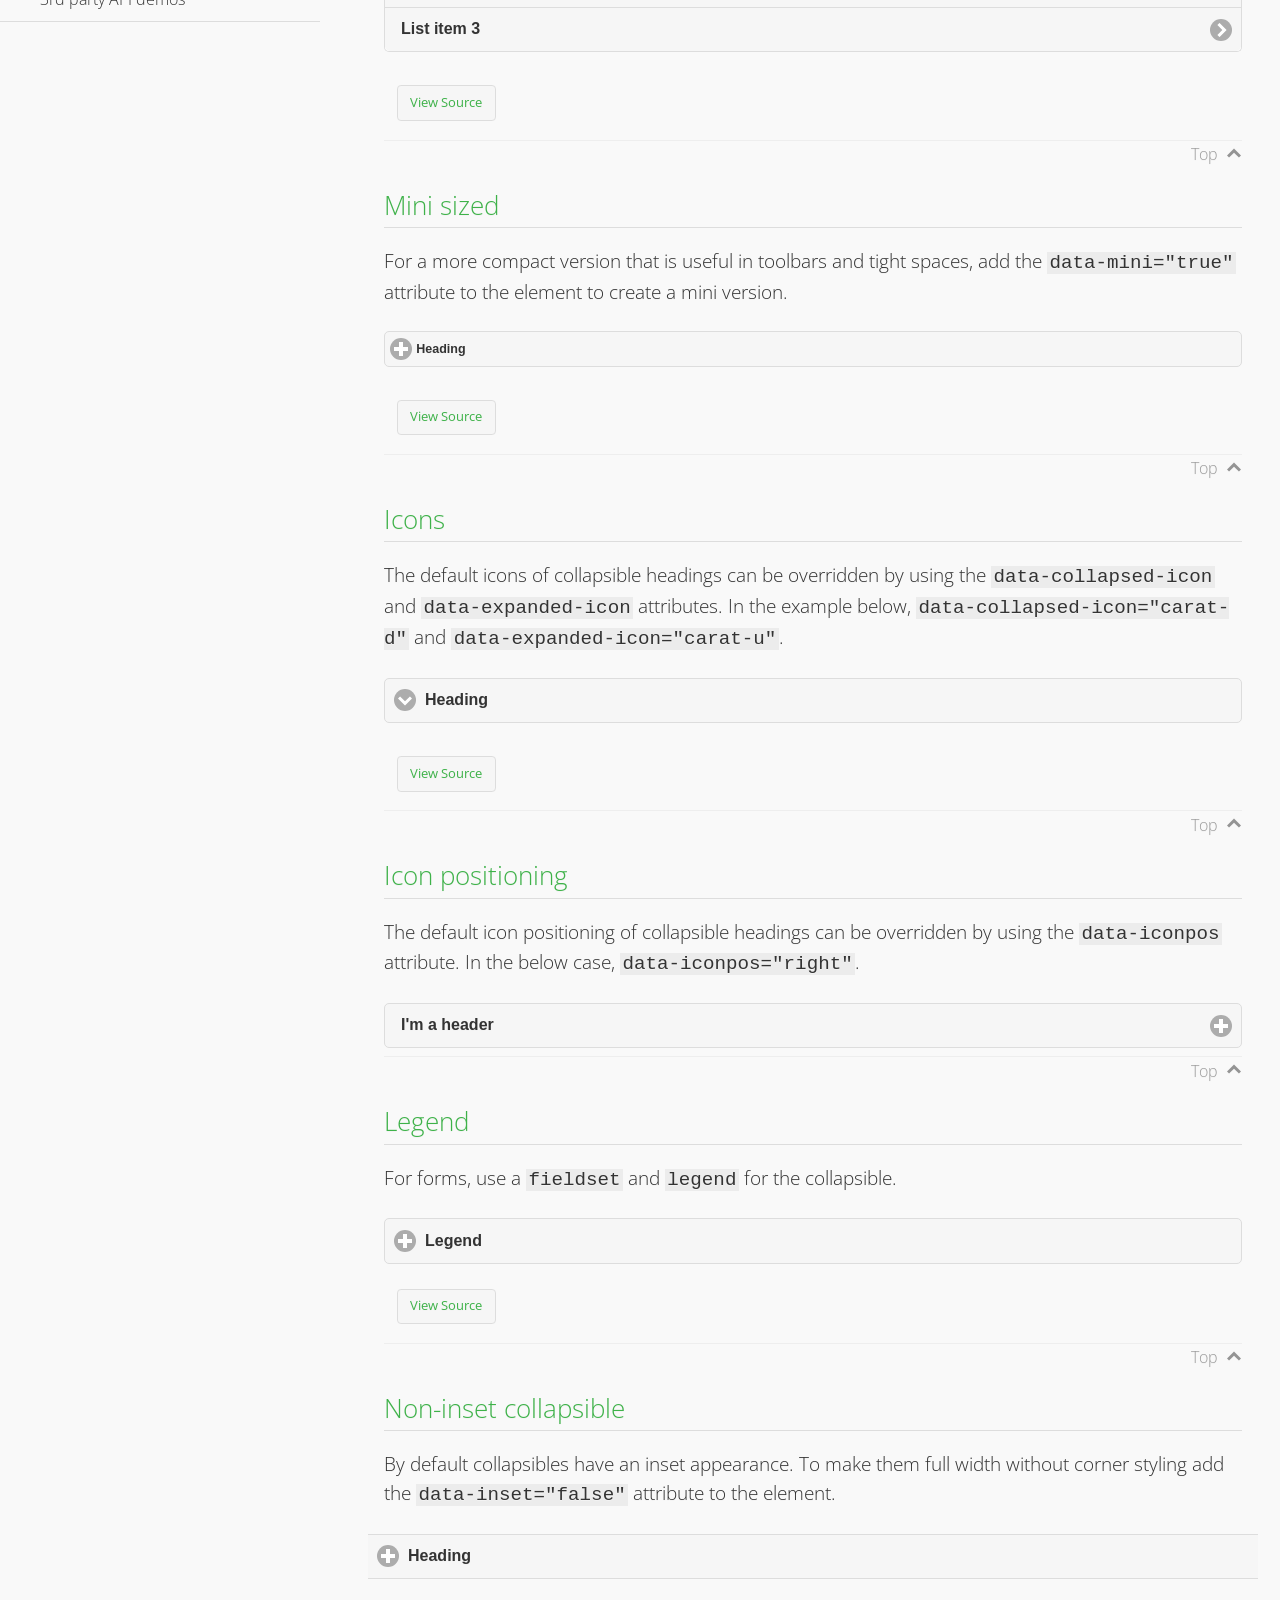
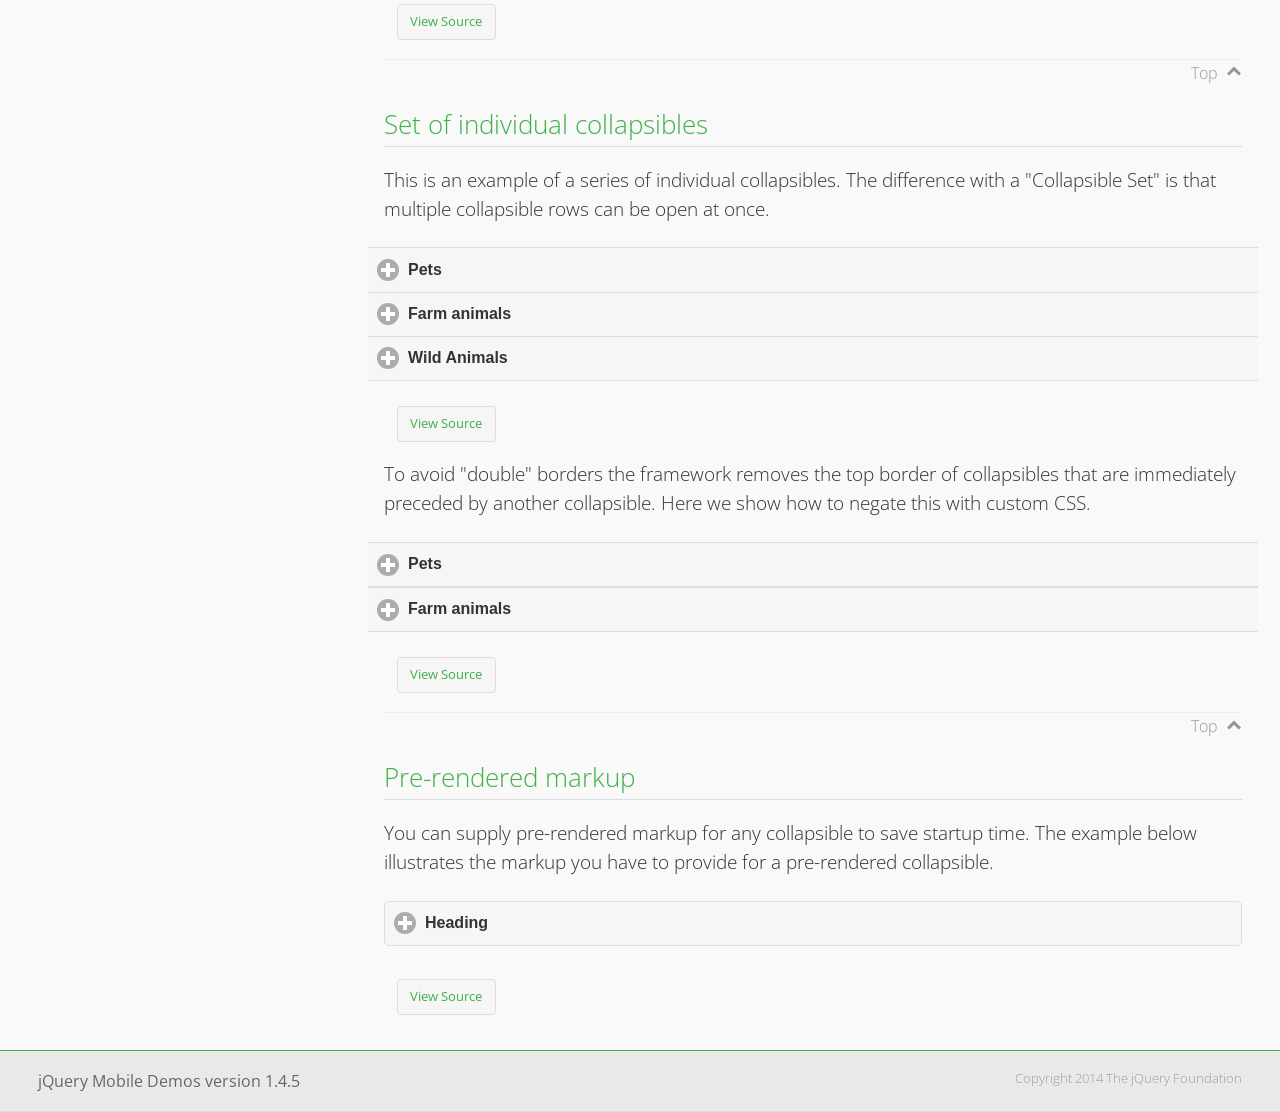
<file: jquery.mobile-1.4.5/demos/collapsible/index.html>
<!DOCTYPE html>
<html>
<head>
	<meta charset="utf-8">
	<meta name="viewport" content="width=device-width, initial-scale=1">
	<title>Collapsible - jQuery Mobile Demos</title>
    <link rel="stylesheet" href="../css/themes/default/jquery.mobile-1.4.5.min.css">
    <link rel="stylesheet" href="../_assets/css/jqm-demos.css">
    <link rel="shortcut icon" href="../favicon.ico">
    <link rel="stylesheet" href="http://fonts.googleapis.com/css?family=Open+Sans:300,400,700">
    <script src="../js/jquery.js"></script>
    <script src="../_assets/js/index.js"></script>
    <script src="../js/jquery.mobile-1.4.5.min.js"></script>
    <style id="negateDoubleBorder">
        #demo-borders .ui-collapsible-heading .ui-btn { border-top-width: 1px !important; }
    </style>
</head>
<body>
<div data-role="page" class="jqm-demos" data-quicklinks="true">

    <div data-role="header" class="jqm-header">
		<h2><a href="../" title="jQuery Mobile Demos home"><img src="../_assets/img/jquery-logo.png" alt="jQuery Mobile"></a></h2>
		<p><span class="jqm-version"></span> Demos</p>
        <a href="#" class="jqm-navmenu-link ui-btn ui-btn-icon-notext ui-corner-all ui-icon-bars ui-nodisc-icon ui-alt-icon ui-btn-left">Menu</a>
        <a href="#" class="jqm-search-link ui-btn ui-btn-icon-notext ui-corner-all ui-icon-search ui-nodisc-icon ui-alt-icon ui-btn-right">Search</a>
    </div><!-- /header -->

    <div role="main" class="ui-content jqm-content">

        <h1>Collapsible</h1>

        <p>Collapsibles are simple widgets that allow you to expand or collapse content when tapped and are useful in mobile to provide a compact presentation of content.</p>

        <h2>Basic collapsible</h2>

        <p>To create a collapsible block of content, create a container and add the <code> data-role="collapsible"</code> attribute. Directly inside this container, add any header (H1-H6) or legend element. The framework will style the header to look like a clickable button and add a "+" icon to the left to indicate it's expandable. After the header, add any HTML markup you want to be collapsible. The framework will wrap this markup in a container that will be hidden/shown when the heading is clicked.</p>

        <div data-demo-html="true">
            <div data-role="collapsible">
                <h4>Heading</h4>
                <p>I'm the collapsible content. By default I'm closed, but you can click the header to open me.</p>
            </div>
        </div><!--/demo-html -->

        <h2>Theme</h2>

        <p>Add the <code>data-theme</code> attribute to set a theme for the collapsible, and the <code>data-content-theme</code> attribute to the wrapper and specify a theme swatch letter.</p>

        <div data-demo-html="true">
            <div data-role="collapsible" data-theme="b" data-content-theme="b">
                <h4>Heading</h4>
                <p>I'm the collapsible content with a themed content block set to "b".</p>
            </div>
        </div><!--/demo-html -->

        <p>The collapsible content inherits a theme by default. Set <code>data-content-theme</code> to <code>false</code> to have no theme at all.</p>

        <div data-demo-html="true">
            <div data-role="collapsible" data-content-theme="false">
                <h4>Heading</h4>
                <p>I'm the collapsible content without a theme.</p>
            </div>
        </div><!--/demo-html -->

        <h2>Expanded</h2>

        <p>To expand the content when the page loads, add the <code>data-collapsed="false"</code> attribute to the wrapper.</p>

        <div data-demo-html="true">
            <div data-role="collapsible" data-collapsed="false">
                <h4>Heading</h4>
                <ul data-role="listview">
                    <li><a href="#">List item 1</a></li>
                    <li><a href="#">List item 2</a></li>
                    <li><a href="#">List item 3</a></li>
                </ul>
            </div>
        </div><!--/demo-html -->

        <h2>Mini sized</h2>

        <p>For a more compact version that is useful in toolbars and tight spaces, add the <code>data-mini="true"</code> attribute to the element to create a mini version. </p>

        <div data-demo-html="true">
            <div data-role="collapsible" data-mini="true">
                <h4>Heading</h4>
                <ul data-role="listview">
                    <li><a href="#">List item 1</a></li>
                    <li><a href="#">List item 2</a></li>
                    <li><a href="#">List item 3</a></li>
                </ul>
            </div>
        </div><!--/demo-html -->

            <h2>Icons</h2>

            <p>The default icons of collapsible headings can be overridden by using the <code>data-collapsed-icon</code> and <code>data-expanded-icon</code> attributes. In the example below, <code>data-collapsed-icon="carat-d"</code> and <code>data-expanded-icon="carat-u"</code>.</p>

            <div data-demo-html="true">
                <div data-role="collapsible" data-collapsed-icon="carat-d" data-expanded-icon="carat-u">
                    <h4>Heading</h4>
                    <ul data-role="listview" data-inset="false">
                        <li>Read-only list item 1</li>
                        <li>Read-only list item 2</li>
                        <li>Read-only list item 3</li>
                    </ul>
                </div>
            </div><!--/demo-html -->

            <h2>Icon positioning</h2>

            <p>The default icon positioning of collapsible headings can be overridden by using the <code>data-iconpos</code> attribute. In the below case, <code>data-iconpos="right"</code>.</p>

            <div data-role="collapsible" data-iconpos="right">
                <h3>I'm a header</h3>
                <p><code>data-iconpos="right"</code></p>
            </div>

        <h2>Legend</h2>

        <p>For forms, use a <code>fieldset</code> and <code>legend</code> for the collapsible.</p>
        <div data-demo-html="true">
            <form>
                <fieldset data-role="collapsible">
                    <legend>Legend</legend>

                    <label for="textinput-f">Text Input:</label>
                    <input type="text" name="textinput-f" id="textinput-f" placeholder="Text input" value="">

                    <div data-role="controlgroup">
                        <input type="checkbox" name="checkbox-1-a" id="checkbox-1-a">
                        <label for="checkbox-1-a">One</label>
                        <input type="checkbox" name="checkbox-2-a" id="checkbox-2-a">
                        <label for="checkbox-2-a">Two</label>
                        <input type="checkbox" name="checkbox-3-a" id="checkbox-3-a">
                        <label for="checkbox-3-a">Three</label>
                    </div>
                </fieldset>
            </form>
        </div><!--/demo-html -->

        <h2>Non-inset collapsible</h2>

        <p>By default collapsibles have an inset appearance. To make them full width without corner styling add the <code>data-inset="false"</code> attribute to the element.</p>

        <div data-demo-html="true">
            <div data-role="collapsible" data-inset="false">
                <h4>Heading</h4>
                <p>I'm the collapsible content. By default I'm closed, but you can click the header to open me.</p>
            </div>
        </div><!--/demo-html -->

        <h2>Set of individual collapsibles</h2>

        <p>This is an example of a series of individual collapsibles. The difference with a "Collapsible Set" is that multiple collapsible rows can be open at once.</p>

        <div data-demo-html="true">
            <div data-role="collapsible" data-inset="false">
                <h3>Pets</h3>
                <ul data-role="listview">
                    <li><a href="#">Canary</a></li>
                    <li><a href="#">Cat</a></li>
                    <li><a href="#">Dog</a></li>
                    <li><a href="#">Gerbil</a></li>
                    <li><a href="#">Iguana</a></li>
                    <li><a href="#">Mouse</a></li>
                </ul>
            </div><!-- /collapsible -->
            <div data-role="collapsible" data-inset="false">
                <h3>Farm animals</h3>
                <ul data-role="listview">
                    <li><a href="#">Chicken</a></li>
                    <li><a href="#">Cow</a></li>
                    <li><a href="#">Duck</a></li>
                    <li><a href="#">Horse</a></li>
                    <li><a href="#">Pig</a></li>
                    <li><a href="#">Sheep</a></li>
                </ul>
            </div><!-- /collapsible -->
            <div data-role="collapsible" data-inset="false">
                <h3>Wild Animals</h3>
                <ul data-role="listview">
                    <li><a href="#">Aardvark</a></li>
                    <li><a href="#">Alligator</a></li>
                    <li><a href="#">Ant</a></li>
                    <li><a href="#">Bear</a></li>
                    <li><a href="#">Beaver</a></li>
                    <li><a href="#">Cougar</a></li>
                    <li><a href="#">Dingo</a></li>
                </ul>
            </div><!-- /collapsible -->
        </div><!--/demo-html -->

        <p>To avoid "double" borders the framework removes the top border of collapsibles that are immediately preceded by another collapsible. Here we show how to negate this with custom CSS.</p>

        <div data-demo-html="true" data-demo-css="#negateDoubleBorder">
            <div id="demo-borders">
                <div data-role="collapsible" data-inset="false">
                    <h3>Pets</h3>
                    <ul data-role="listview">
                        <li><a href="#">Canary</a></li>
                        <li><a href="#">Cat</a></li>
                        <li><a href="#">Dog</a></li>
                        <li><a href="#">Gerbil</a></li>
                        <li><a href="#">Iguana</a></li>
                        <li><a href="#">Mouse</a></li>
                    </ul>
                </div><!-- /collapsible -->
                <div data-role="collapsible" data-inset="false">
                    <h3>Farm animals</h3>
                    <ul data-role="listview">
                        <li><a href="#">Chicken</a></li>
                        <li><a href="#">Cow</a></li>
                        <li><a href="#">Duck</a></li>
                        <li><a href="#">Horse</a></li>
                        <li><a href="#">Pig</a></li>
                        <li><a href="#">Sheep</a></li>
                    </ul>
                </div><!-- /collapsible -->
            </div>
        </div><!--/demo-html -->

			<h2>Pre-rendered markup</h2>
			<p>You can supply pre-rendered markup for any collapsible to save startup time. The example below illustrates the markup you have to provide for a pre-rendered collapsible.</p>
				<div data-demo-html="true">
					<div data-role="collapsible" data-enhanced="true" class="ui-collapsible ui-collapsible-inset ui-corner-all ui-collapsible-collapsed">
						<h4 class="ui-collapsible-heading ui-collapsible-heading-collapsed">
							<a href="#" class="ui-collapsible-heading-toggle ui-btn ui-btn-icon-left ui-icon-plus">
							Heading
							<div class="ui-collapsible-heading-status"> click to expand contents</div>
							</a>
						</h4>
						<div class="ui-collapsible-content ui-collapsible-content-collapsed" aria-hidden="true">
						<p>I'm the collapsible content. By default I'm closed, but you can click the header to open me.</p>
						</div>
					</div>
				</div>

	</div><!-- /content -->
	    <div data-role="panel" class="jqm-navmenu-panel" data-position="left" data-display="overlay" data-theme="a">
	    	<ul class="jqm-list ui-alt-icon ui-nodisc-icon">
<li data-filtertext="demos homepage" data-icon="home"><a href=".././">Home</a></li>
<li data-filtertext="introduction overview getting started"><a href="../intro/" data-ajax="false">Introduction</a></li>
<li data-filtertext="buttons button markup buttonmarkup method anchor link button element"><a href="../button-markup/" data-ajax="false">Buttons</a></li>
<li data-filtertext="form button widget input button submit reset"><a href="../button/" data-ajax="false">Button widget</a></li>
<li data-role="collapsible" data-enhanced="true" data-collapsed-icon="carat-d" data-expanded-icon="carat-u" data-iconpos="right" data-inset="false" class="ui-collapsible ui-collapsible-themed-content ui-collapsible-collapsed">
	<h3 class="ui-collapsible-heading ui-collapsible-heading-collapsed">
		<a href="#" class="ui-collapsible-heading-toggle ui-btn ui-btn-icon-right ui-btn-inherit ui-icon-carat-d">
		    Checkboxradio widget<span class="ui-collapsible-heading-status"> click to expand contents</span>
		</a>
	</h3>
	<div class="ui-collapsible-content ui-body-inherit ui-collapsible-content-collapsed" aria-hidden="true">
		<ul>
			<li data-filtertext="form checkboxradio widget checkbox input checkboxes controlgroups"><a href="../checkboxradio-checkbox/" data-ajax="false">Checkboxes</a></li>
			<li data-filtertext="form checkboxradio widget radio input radio buttons controlgroups"><a href="../checkboxradio-radio/" data-ajax="false">Radio buttons</a></li>
		</ul>
	</div>
</li>
<li data-role="collapsible" data-enhanced="true" data-collapsed-icon="carat-d" data-expanded-icon="carat-u" data-iconpos="right" data-inset="false" class="ui-collapsible ui-collapsible-themed-content ui-collapsible-collapsed">
	<h3 class="ui-collapsible-heading ui-collapsible-heading-collapsed">
		<a href="#" class="ui-collapsible-heading-toggle ui-btn ui-btn-icon-right ui-btn-inherit ui-icon-carat-d">
			Collapsible (set) widget<span class="ui-collapsible-heading-status"> click to expand contents</span>
		</a>
	</h3>
	<div class="ui-collapsible-content ui-body-inherit ui-collapsible-content-collapsed" aria-hidden="true">
		<ul>
			<li data-filtertext="collapsibles content formatting"><a href="../collapsible/" data-ajax="false">Collapsible</a></li>
			<li data-filtertext="dynamic collapsible set accordion append expand"><a href="../collapsible-dynamic/" data-ajax="false">Dynamic collapsibles</a></li>
			<li data-filtertext="accordions collapsible set widget content formatting grouped collapsibles"><a href="../collapsibleset/" data-ajax="false">Collapsible set</a></li>
		</ul>
	</div>
</li>
<li data-role="collapsible" data-enhanced="true" data-collapsed-icon="carat-d" data-expanded-icon="carat-u" data-iconpos="right" data-inset="false" class="ui-collapsible ui-collapsible-themed-content ui-collapsible-collapsed">
	<h3 class="ui-collapsible-heading ui-collapsible-heading-collapsed">
		<a href="#" class="ui-collapsible-heading-toggle ui-btn ui-btn-icon-right ui-btn-inherit ui-icon-carat-d">
			Controlgroup widget<span class="ui-collapsible-heading-status"> click to expand contents</span>
		</a>
	</h3>
	<div class="ui-collapsible-content ui-body-inherit ui-collapsible-content-collapsed" aria-hidden="true">
		<ul>
			<li data-filtertext="controlgroups selectmenu checkboxradio input grouped buttons horizontal vertical"><a href="../controlgroup/" data-ajax="false">Controlgroup</a></li>
			<li data-filtertext="dynamic controlgroup dynamically add buttons"><a href="../controlgroup-dynamic/" data-ajax="false">Dynamic controlgroups</a></li>
		</ul>
	</div>
</li>
<li data-filtertext="form datepicker widget date input"><a href="../datepicker/" data-ajax="false">Datepicker</a></li>
<li data-role="collapsible" data-enhanced="true" data-collapsed-icon="carat-d" data-expanded-icon="carat-u" data-iconpos="right" data-inset="false" class="ui-collapsible ui-collapsible-themed-content ui-collapsible-collapsed">
	<h3 class="ui-collapsible-heading ui-collapsible-heading-collapsed">
		<a href="#" class="ui-collapsible-heading-toggle ui-btn ui-btn-icon-right ui-btn-inherit ui-icon-carat-d">
			Events<span class="ui-collapsible-heading-status"> click to expand contents</span>
		</a>
	</h3>
	<div class="ui-collapsible-content ui-body-inherit ui-collapsible-content-collapsed" aria-hidden="true">
		<ul>
			<li data-filtertext="swipe to delete list items listviews swipe events"><a href="../swipe-list/" data-ajax="false">Swipe list items</a></li>
			<li data-filtertext="swipe to navigate swipe page navigation swipe events"><a href="../swipe-page/" data-ajax="false">Swipe page navigation</a></li>
		</ul>
	</div>
</li>
<li data-filtertext="filterable filter elements sorting searching listview table"><a href="../filterable/" data-ajax="false">Filterable widget</a></li>
<li data-filtertext="form flipswitch widget flip toggle switch binary select checkbox input"><a href="../flipswitch/" data-ajax="false">Flipswitch widget</a></li>
<li data-role="collapsible" data-enhanced="true" data-collapsed-icon="carat-d" data-expanded-icon="carat-u" data-iconpos="right" data-inset="false" class="ui-collapsible ui-collapsible-themed-content ui-collapsible-collapsed">
	<h3 class="ui-collapsible-heading ui-collapsible-heading-collapsed">
		<a href="#" class="ui-collapsible-heading-toggle ui-btn ui-btn-icon-right ui-btn-inherit ui-icon-carat-d">
			Forms<span class="ui-collapsible-heading-status"> click to expand contents</span>
		</a>
	</h3>
	<div class="ui-collapsible-content ui-body-inherit ui-collapsible-content-collapsed" aria-hidden="true">
		<ul>
			<li data-filtertext="forms text checkbox radio range button submit reset inputs selects textarea slider flipswitch label form elements"><a href="../forms/" data-ajax="false">Forms</a></li>
			<li data-filtertext="form hide labels hidden accessible ui-hidden-accessible forms"><a href="../forms-label-hidden-accessible/" data-ajax="false">Hide labels</a></li>
			<li data-filtertext="form field containers fieldcontain ui-field-contain forms"><a href="../forms-field-contain/" data-ajax="false">Field containers</a></li>
			<li data-filtertext="forms disabled form elements"><a href="../forms-disabled/" data-ajax="false">Forms disabled</a></li>
			<li data-filtertext="forms gallery examples overview forms text checkbox radio range button submit reset inputs selects textarea slider flipswitch label form elements"><a href="../forms-gallery/" data-ajax="false">Forms gallery</a></li>
		</ul>
	</div>
</li>
<li data-role="collapsible" data-enhanced="true" data-collapsed-icon="carat-d" data-expanded-icon="carat-u" data-iconpos="right" data-inset="false" class="ui-collapsible ui-collapsible-themed-content ui-collapsible-collapsed">
	<h3 class="ui-collapsible-heading ui-collapsible-heading-collapsed">
		<a href="#" class="ui-collapsible-heading-toggle ui-btn ui-btn-icon-right ui-btn-inherit ui-icon-carat-d">
			Grids<span class="ui-collapsible-heading-status"> click to expand contents</span>
		</a>
	</h3>
	<div class="ui-collapsible-content ui-body-inherit ui-collapsible-content-collapsed" aria-hidden="true">
		<ul>
			<li data-filtertext="grids columns blocks content formatting rwd responsive css framework"><a href="../grids/" data-ajax="false">Grids</a></li>
			<li data-filtertext="buttons in grids css framework"><a href="../grids-buttons/" data-ajax="false">Buttons in grids</a></li>
			<li data-filtertext="custom responsive grids rwd css framework"><a href="../grids-custom-responsive/" data-ajax="false">Custom responsive grids</a></li>
		</ul>
	</div>
</li>
<li data-filtertext="blocks content formatting sections heading"><a href="../body-bar-classes/" data-ajax="false">Grouping and dividing content</a></li>
<li data-role="collapsible" data-enhanced="true" data-collapsed-icon="carat-d" data-expanded-icon="carat-u" data-iconpos="right" data-inset="false" class="ui-collapsible ui-collapsible-themed-content ui-collapsible-collapsed">
	<h3 class="ui-collapsible-heading ui-collapsible-heading-collapsed">
		<a href="#" class="ui-collapsible-heading-toggle ui-btn ui-btn-icon-right ui-btn-inherit ui-icon-carat-d">
			Icons<span class="ui-collapsible-heading-status"> click to expand contents</span>
		</a>
	</h3>
	<div class="ui-collapsible-content ui-body-inherit ui-collapsible-content-collapsed" aria-hidden="true">
		<ul>
			<li data-filtertext="button icons svg disc alt custom icon position"><a href="../icons/" data-ajax="false">Icons</a></li>
			<li data-filtertext=""><a href="../icons-grunticon/" data-ajax="false">Grunticon loader</a></li>
		</ul>
	</div>
</li>
<li data-role="collapsible" data-enhanced="true" data-collapsed-icon="carat-d" data-expanded-icon="carat-u" data-iconpos="right" data-inset="false" class="ui-collapsible ui-collapsible-themed-content ui-collapsible-collapsed">
	<h3 class="ui-collapsible-heading ui-collapsible-heading-collapsed">
		<a href="#" class="ui-collapsible-heading-toggle ui-btn ui-btn-icon-right ui-btn-inherit ui-icon-carat-d">
			Listview widget<span class="ui-collapsible-heading-status"> click to expand contents</span>
		</a>
	</h3>
	<div class="ui-collapsible-content ui-body-inherit ui-collapsible-content-collapsed" aria-hidden="true">
		<ul>
			<li data-filtertext="listview widget thumbnails icons nested split button collapsible ul ol"><a href="../listview/" data-ajax="false">Listview</a></li>
			<li data-filtertext="autocomplete filterable reveal listview filtertextbeforefilter placeholder"><a href="../listview-autocomplete/" data-ajax="false">Listview autocomplete</a></li>
			<li data-filtertext="autocomplete filterable reveal listview remote data filtertextbeforefilter placeholder"><a href="../listview-autocomplete-remote/" data-ajax="false">Listview autocomplete remote data</a></li>
			<li data-filtertext="autodividers anchor jump scroll linkbars listview lists ul ol"><a href="../listview-autodividers-linkbar/" data-ajax="false">Listview autodividers linkbar</a></li>
			<li data-filtertext="listview autodividers selector autodividersselector lists ul ol"><a href="../listview-autodividers-selector/" data-ajax="false">Listview autodividers selector</a></li>
			<li data-filtertext="listview nested list items"><a href="../listview-nested-lists/" data-ajax="false">Nested Listviews</a></li>
			<li data-filtertext="listview collapsible list items flat"><a href="../listview-collapsible-item-flat/" data-ajax="false">Listview collapsible list items (flat)</a></li>
			<li data-filtertext="listview collapsible list indented"><a href="../listview-collapsible-item-indented/" data-ajax="false">Listview collapsible list items (indented)</a></li>
			<li data-filtertext="grid listview responsive grids responsive listviews lists ul"><a href="../listview-grid/" data-ajax="false">Listview responsive grid</a></li>
		</ul>
	</div>
</li>
<li data-filtertext="loader widget page loading navigation overlay spinner"><a href="../loader/" data-ajax="false">Loader widget</a></li>
<li data-filtertext="navbar widget navmenu toolbars header footer"><a href="../navbar/" data-ajax="false">Navbar widget</a></li>
<li data-role="collapsible" data-enhanced="true" data-collapsed-icon="carat-d" data-expanded-icon="carat-u" data-iconpos="right" data-inset="false" class="ui-collapsible ui-collapsible-themed-content ui-collapsible-collapsed">
	<h3 class="ui-collapsible-heading ui-collapsible-heading-collapsed">
		<a href="#" class="ui-collapsible-heading-toggle ui-btn ui-btn-icon-right ui-btn-inherit ui-icon-carat-d">
			Navigation<span class="ui-collapsible-heading-status"> click to expand contents</span>
		</a>
	</h3>
	<div class="ui-collapsible-content ui-body-inherit ui-collapsible-content-collapsed" aria-hidden="true">
		<ul>
			<li data-filtertext="ajax navigation navigate widget history event method"><a href="../navigation/" data-ajax="false">Navigation</a></li>
			<li data-filtertext="linking pages page links navigation ajax prefetch cache"><a href="../navigation-linking-pages/" data-ajax="false">Linking pages</a></li>
			<!-- <li data-filtertext="php redirect server redirection server-side navigation"><a href="../navigation-php-redirect/" data-ajax="false">PHP redirect demo</a></li>-->
			<li data-filtertext="navigation redirection hash query"><a href="../navigation-hash-processing/" data-ajax="false">Hash processing demo</a></li>
			<li data-filtertext="navigation redirection hash query"><a href="../page-events/" data-ajax="false">Page Navigation Events</a></li>
		</ul>
	</div>
</li>
<li data-role="collapsible" data-enhanced="true" data-collapsed-icon="carat-d" data-expanded-icon="carat-u" data-iconpos="right" data-inset="false" class="ui-collapsible ui-collapsible-themed-content ui-collapsible-collapsed">
	<h3 class="ui-collapsible-heading ui-collapsible-heading-collapsed">
		<a href="#" class="ui-collapsible-heading-toggle ui-btn ui-btn-icon-right ui-btn-inherit ui-icon-carat-d">
			Pages<span class="ui-collapsible-heading-status"> click to expand contents</span>
		</a>
	</h3>
	<div class="ui-collapsible-content ui-body-inherit ui-collapsible-content-collapsed" aria-hidden="true">
		<ul>
			<li data-filtertext="pages page widget ajax navigation"><a href="../pages/" data-ajax="false">Pages</a></li>
			<li data-filtertext="single page"><a href="../pages-single-page/" data-ajax="false">Single page</a></li>
			<li data-filtertext="multipage multi-page page"><a href="../pages-multi-page/" data-ajax="false">Multi-page template</a></li>
			<li data-filtertext="dialog page widget modal popup"><a href="../pages-dialog/" data-ajax="false">Dialog page</a></li>
		</ul>
	</div>
</li>
<li data-role="collapsible" data-enhanced="true" data-collapsed-icon="carat-d" data-expanded-icon="carat-u" data-iconpos="right" data-inset="false" class="ui-collapsible ui-collapsible-themed-content ui-collapsible-collapsed">
	<h3 class="ui-collapsible-heading ui-collapsible-heading-collapsed">
		<a href="#" class="ui-collapsible-heading-toggle ui-btn ui-btn-icon-right ui-btn-inherit ui-icon-carat-d">
			Panel widget<span class="ui-collapsible-heading-status"> click to expand contents</span>
		</a>
	</h3>
	<div class="ui-collapsible-content ui-body-inherit ui-collapsible-content-collapsed" aria-hidden="true">
		<ul>
			<li data-filtertext="panel widget sliding panels reveal push overlay responsive"><a href="../panel/" data-ajax="false">Panel</a></li>
			<li data-filtertext=""><a href="../panel-external/" data-ajax="false">External panels</a></li>
			<li data-filtertext="panel "><a href="../panel-fixed/" data-ajax="false">Fixed panels</a></li>
			<li data-filtertext="panel slide panels sliding panels shadow rwd responsive breakpoint"><a href="../panel-responsive/" data-ajax="false">Panels responsive</a></li>
			<li data-filtertext="panel custom style custom panel width reveal shadow listview panel styling page background wrapper"><a href="../panel-styling/" data-ajax="false">Custom panel style</a></li>
			<li data-filtertext="panel open on swipe"><a href="../panel-swipe-open/" data-ajax="false">Panel open on swipe</a></li>
			<li data-filtertext="panels outside page internal external toolbars"><a href="../panel-external-internal/" data-ajax="false">Panel external and internal</a></li>
		</ul>
	</div>
</li>
<li data-role="collapsible" data-enhanced="true" data-collapsed-icon="carat-d" data-expanded-icon="carat-u" data-iconpos="right" data-inset="false" class="ui-collapsible ui-collapsible-themed-content ui-collapsible-collapsed">
	<h3 class="ui-collapsible-heading ui-collapsible-heading-collapsed">
		<a href="#" class="ui-collapsible-heading-toggle ui-btn ui-btn-icon-right ui-btn-inherit ui-icon-carat-d">
			Popup widget<span class="ui-collapsible-heading-status"> click to expand contents</span>
		</a>
	</h3>
	<div class="ui-collapsible-content ui-body-inherit ui-collapsible-content-collapsed" aria-hidden="true">
		<ul>
			<li data-filtertext="popup widget popups dialog modal transition tooltip lightbox form overlay screen flip pop fade transition"><a href="../popup/" data-ajax="false">Popup</a></li>
			<li data-filtertext="popup alignment position"><a href="../popup-alignment/" data-ajax="false">Popup alignment</a></li>
			<li data-filtertext="popup arrow size popups popover"><a href="../popup-arrow-size/" data-ajax="false">Popup arrow size</a></li>
			<li data-filtertext="dynamic popups popup images lightbox"><a href="../popup-dynamic/" data-ajax="false">Dynamic popups</a></li>
			<li data-filtertext="popups with iframes scaling"><a href="../popup-iframe/" data-ajax="false">Popups with iframes</a></li>
			<li data-filtertext="popup image scaling"><a href="../popup-image-scaling/" data-ajax="false">Popup image scaling</a></li>
			<li data-filtertext="external popup outside multi-page"><a href="../popup-outside-multipage/" data-ajax="false">Popup outside multi-page</a></li>
		</ul>
	</div>
</li>
<li data-filtertext="form rangeslider widget dual sliders dual handle sliders range input"><a href="../rangeslider/" data-ajax="false">Rangeslider widget</a></li>
<li data-filtertext="responsive web design rwd adaptive progressive enhancement PE accessible mobile breakpoints media query media queries"><a href="../rwd/" data-ajax="false">Responsive Web Design</a></li>
<li data-role="collapsible" data-enhanced="true" data-collapsed-icon="carat-d" data-expanded-icon="carat-u" data-iconpos="right" data-inset="false" class="ui-collapsible ui-collapsible-themed-content ui-collapsible-collapsed">
	<h3 class="ui-collapsible-heading ui-collapsible-heading-collapsed">
		<a href="#" class="ui-collapsible-heading-toggle ui-btn ui-btn-icon-right ui-btn-inherit ui-icon-carat-d">
			Selectmenu widget<span class="ui-collapsible-heading-status"> click to expand contents</span>
		</a>
	</h3>
	<div class="ui-collapsible-content ui-body-inherit ui-collapsible-content-collapsed" aria-hidden="true">
		<ul>
			<li data-filtertext="form selectmenu widget select input custom select menu selects"><a href="../selectmenu/" data-ajax="false">Selectmenu</a></li>
			<li data-filtertext="form custom select menu selectmenu widget custom menu option optgroup multiple selects"><a href="../selectmenu-custom/" data-ajax="false">Custom select menu</a></li>
			<li data-filtertext="filterable select filter popup dialog"><a href="../selectmenu-custom-filter/" data-ajax="false">Custom select menu with filter</a></li>
		</ul>
	</div>
</li>
<li data-role="collapsible" data-enhanced="true" data-collapsed-icon="carat-d" data-expanded-icon="carat-u" data-iconpos="right" data-inset="false" class="ui-collapsible ui-collapsible-themed-content ui-collapsible-collapsed">
	<h3 class="ui-collapsible-heading ui-collapsible-heading-collapsed">
		<a href="#" class="ui-collapsible-heading-toggle ui-btn ui-btn-icon-right ui-btn-inherit ui-icon-carat-d">
			Slider widget<span class="ui-collapsible-heading-status"> click to expand contents</span>
		</a>
	</h3>
	<div class="ui-collapsible-content ui-body-inherit ui-collapsible-content-collapsed" aria-hidden="true">
		<ul>
			<li data-filtertext="form slider widget range input single sliders"><a href="../slider/" data-ajax="false">Slider</a></li>
			<li data-filtertext="form slider widget flipswitch slider binary select flip toggle switch"><a href="../slider-flipswitch/" data-ajax="false">Slider flip toggle switch</a></li>
			<li data-filtertext="form slider tooltip handle value input range sliders"><a href="../slider-tooltip/" data-ajax="false">Slider tooltip</a></li>
		</ul>
	</div>
</li>
<li data-role="collapsible" data-enhanced="true" data-collapsed-icon="carat-d" data-expanded-icon="carat-u" data-iconpos="right" data-inset="false" class="ui-collapsible ui-collapsible-themed-content ui-collapsible-collapsed">
	<h3 class="ui-collapsible-heading ui-collapsible-heading-collapsed">
		<a href="#" class="ui-collapsible-heading-toggle ui-btn ui-btn-icon-right ui-btn-inherit ui-icon-carat-d">
			Table widget<span class="ui-collapsible-heading-status"> click to expand contents</span>
		</a>
	</h3>
	<div class="ui-collapsible-content ui-body-inherit ui-collapsible-content-collapsed" aria-hidden="true">
		<ul>
			<li data-filtertext="table widget reflow column toggle th td responsive tables rwd hide show tabular"><a href="../table-column-toggle/" data-ajax="false">Table Column Toggle</a></li>
			<li data-filtertext="table column toggle phone comparison demo"><a href="../table-column-toggle-example/" data-ajax="false">Table Column Toggle demo</a></li>
			<li data-filtertext="responsive tables table column toggle heading groups rwd breakpoint"><a href="../table-column-toggle-heading-groups/" data-ajax="false">Table Column Toggle heading groups</a></li>
			<li data-filtertext="responsive tables table column toggle hide rwd breakpoint customization options"><a href="../table-column-toggle-options/" data-ajax="false">Table Column Toggle options</a></li>
			<li data-filtertext="table reflow th td responsive rwd columns tabular"><a href="../table-reflow/" data-ajax="false">Table Reflow</a></li>
			<li data-filtertext="responsive tables table reflow heading groups rwd breakpoint"><a href="../table-reflow-heading-groups/" data-ajax="false">Table Reflow heading groups</a></li>
			<li data-filtertext="responsive tables table reflow stripes strokes table style"><a href="../table-reflow-stripes-strokes/" data-ajax="false">Table Reflow stripes and strokes</a></li>
			<li data-filtertext="responsive tables table reflow stack custom styles"><a href="../table-reflow-styling/" data-ajax="false">Table Reflow custom styles</a></li>
		</ul>
	</div>
</li>
<li data-filtertext="ui tabs widget"><a href="../tabs/" data-ajax="false">Tabs widget</a></li>
<li data-filtertext="form textinput widget text input textarea number date time tel email file color password"><a href="../textinput/" data-ajax="false">Textinput widget</a></li>
<li data-role="collapsible" data-enhanced="true" data-collapsed-icon="carat-d" data-expanded-icon="carat-u" data-iconpos="right" data-inset="false" class="ui-collapsible ui-collapsible-themed-content ui-collapsible-collapsed">
	<h3 class="ui-collapsible-heading ui-collapsible-heading-collapsed">
		<a href="#" class="ui-collapsible-heading-toggle ui-btn ui-btn-icon-right ui-btn-inherit ui-icon-carat-d">
			Theming<span class="ui-collapsible-heading-status"> click to expand contents</span>
		</a>
	</h3>
	<div class="ui-collapsible-content ui-body-inherit ui-collapsible-content-collapsed" aria-hidden="true">
		<ul>
			<li data-filtertext="default theme swatches theming style css"><a href="../theme-default/" data-ajax="false">Default theme</a></li>
			<li data-filtertext="classic theme old theme swatches theming style css"><a href="../theme-classic/" data-ajax="false">Classic theme</a></li>
		</ul>
	</div>
</li>
<li data-role="collapsible" data-enhanced="true" data-collapsed-icon="carat-d" data-expanded-icon="carat-u" data-iconpos="right" data-inset="false" class="ui-collapsible ui-collapsible-themed-content ui-collapsible-collapsed">
	<h3 class="ui-collapsible-heading ui-collapsible-heading-collapsed">
		<a href="#" class="ui-collapsible-heading-toggle ui-btn ui-btn-icon-right ui-btn-inherit ui-icon-carat-d">
			Toolbar widget<span class="ui-collapsible-heading-status"> click to expand contents</span>
		</a>
	</h3>
	<div class="ui-collapsible-content ui-body-inherit ui-collapsible-content-collapsed" aria-hidden="true">
		<ul>
			<li data-filtertext="toolbar widget header footer toolbars fixed fullscreen external sections"><a href="../toolbar/" data-ajax="false">Toolbar</a></li>
			<li data-filtertext="dynamic toolbars dynamically add toolbar header footer"><a href="../toolbar-dynamic/" data-ajax="false">Dynamic toolbars</a></li>
			<li data-filtertext="external toolbars header footer"><a href="../toolbar-external/" data-ajax="false">External toolbars</a></li>
			<li data-filtertext="fixed toolbars header footer"><a href="../toolbar-fixed/" data-ajax="false">Fixed toolbars</a></li>
			<li data-filtertext="fixed fullscreen toolbars header footer"><a href="../toolbar-fixed-fullscreen/" data-ajax="false">Fullscreen toolbars</a></li>
			<li data-filtertext="external fixed toolbars header footer"><a href="../toolbar-fixed-external/" data-ajax="false">Fixed external toolbars</a></li>
			<li data-filtertext="external persistent toolbars header footer navbar navmenu"><a href="../toolbar-fixed-persistent/" data-ajax="false">Persistent toolbars</a></li>
			<li data-filtertext="external ajax optimized toolbars persistent toolbars header footer navbar"><a href="../toolbar-fixed-persistent-optimized/" data-ajax="false">Ajax optimized toolbars</a></li>
			<li data-filtertext="form in toolbars header footer"><a href="../toolbar-fixed-forms/" data-ajax="false">Form in toolbar</a></li>
		</ul>
	</div>
</li>
<li data-filtertext="page transitions animated pages popup navigation flip slide fade pop"><a href="../transitions/" data-ajax="false">Transitions</a></li>
<li data-role="collapsible" data-enhanced="true" data-collapsed-icon="carat-d" data-expanded-icon="carat-u" data-iconpos="right" data-inset="false" class="ui-collapsible ui-collapsible-themed-content ui-collapsible-collapsed">
	<h3 class="ui-collapsible-heading ui-collapsible-heading-collapsed">
		<a href="#" class="ui-collapsible-heading-toggle ui-btn ui-btn-icon-right ui-btn-inherit ui-icon-carat-d">
			3rd party API demos<span class="ui-collapsible-heading-status"> click to expand contents</span>
		</a>
	</h3>
	<div class="ui-collapsible-content ui-body-inherit ui-collapsible-content-collapsed" aria-hidden="true">
		<ul>
			<li data-filtertext="backbone requirejs navigation router"><a href="../backbone-requirejs/" data-ajax="false">Backbone RequireJS</a></li>
			<li data-filtertext="google maps geolocation demo"><a href="../map-geolocation/" data-ajax="false">Google Maps geolocation</a></li>
			<li data-filtertext="google maps hybrid"><a href="../map-list-toggle/" data-ajax="false">Google Maps list toggle</a></li>
		</ul>
	</div>
</li>



		     </ul>
		</div><!-- /panel -->


	<div data-role="footer" data-position="fixed" data-tap-toggle="false" class="jqm-footer">
		<p>jQuery Mobile Demos version <span class="jqm-version"></span></p>
		<p>Copyright 2014 The jQuery Foundation</p>
	</div><!-- /footer -->
	<!-- TODO: This should become an external panel so we can add input to markup (unique ID) -->
    <div data-role="panel" class="jqm-search-panel" data-position="right" data-display="overlay" data-theme="a">
		<div class="jqm-search">
			<ul class="jqm-list" data-filter-placeholder="Search demos..." data-filter-reveal="true">
<li data-filtertext="demos homepage" data-icon="home"><a href=".././">Home</a></li>
<li data-filtertext="introduction overview getting started"><a href="../intro/" data-ajax="false">Introduction</a></li>
<li data-filtertext="buttons button markup buttonmarkup method anchor link button element"><a href="../button-markup/" data-ajax="false">Buttons</a></li>
<li data-filtertext="form button widget input button submit reset"><a href="../button/" data-ajax="false">Button widget</a></li>
<li data-role="collapsible" data-enhanced="true" data-collapsed-icon="carat-d" data-expanded-icon="carat-u" data-iconpos="right" data-inset="false" class="ui-collapsible ui-collapsible-themed-content ui-collapsible-collapsed">
	<h3 class="ui-collapsible-heading ui-collapsible-heading-collapsed">
		<a href="#" class="ui-collapsible-heading-toggle ui-btn ui-btn-icon-right ui-btn-inherit ui-icon-carat-d">
		    Checkboxradio widget<span class="ui-collapsible-heading-status"> click to expand contents</span>
		</a>
	</h3>
	<div class="ui-collapsible-content ui-body-inherit ui-collapsible-content-collapsed" aria-hidden="true">
		<ul>
			<li data-filtertext="form checkboxradio widget checkbox input checkboxes controlgroups"><a href="../checkboxradio-checkbox/" data-ajax="false">Checkboxes</a></li>
			<li data-filtertext="form checkboxradio widget radio input radio buttons controlgroups"><a href="../checkboxradio-radio/" data-ajax="false">Radio buttons</a></li>
		</ul>
	</div>
</li>
<li data-role="collapsible" data-enhanced="true" data-collapsed-icon="carat-d" data-expanded-icon="carat-u" data-iconpos="right" data-inset="false" class="ui-collapsible ui-collapsible-themed-content ui-collapsible-collapsed">
	<h3 class="ui-collapsible-heading ui-collapsible-heading-collapsed">
		<a href="#" class="ui-collapsible-heading-toggle ui-btn ui-btn-icon-right ui-btn-inherit ui-icon-carat-d">
			Collapsible (set) widget<span class="ui-collapsible-heading-status"> click to expand contents</span>
		</a>
	</h3>
	<div class="ui-collapsible-content ui-body-inherit ui-collapsible-content-collapsed" aria-hidden="true">
		<ul>
			<li data-filtertext="collapsibles content formatting"><a href="../collapsible/" data-ajax="false">Collapsible</a></li>
			<li data-filtertext="dynamic collapsible set accordion append expand"><a href="../collapsible-dynamic/" data-ajax="false">Dynamic collapsibles</a></li>
			<li data-filtertext="accordions collapsible set widget content formatting grouped collapsibles"><a href="../collapsibleset/" data-ajax="false">Collapsible set</a></li>
		</ul>
	</div>
</li>
<li data-role="collapsible" data-enhanced="true" data-collapsed-icon="carat-d" data-expanded-icon="carat-u" data-iconpos="right" data-inset="false" class="ui-collapsible ui-collapsible-themed-content ui-collapsible-collapsed">
	<h3 class="ui-collapsible-heading ui-collapsible-heading-collapsed">
		<a href="#" class="ui-collapsible-heading-toggle ui-btn ui-btn-icon-right ui-btn-inherit ui-icon-carat-d">
			Controlgroup widget<span class="ui-collapsible-heading-status"> click to expand contents</span>
		</a>
	</h3>
	<div class="ui-collapsible-content ui-body-inherit ui-collapsible-content-collapsed" aria-hidden="true">
		<ul>
			<li data-filtertext="controlgroups selectmenu checkboxradio input grouped buttons horizontal vertical"><a href="../controlgroup/" data-ajax="false">Controlgroup</a></li>
			<li data-filtertext="dynamic controlgroup dynamically add buttons"><a href="../controlgroup-dynamic/" data-ajax="false">Dynamic controlgroups</a></li>
		</ul>
	</div>
</li>
<li data-filtertext="form datepicker widget date input"><a href="../datepicker/" data-ajax="false">Datepicker</a></li>
<li data-role="collapsible" data-enhanced="true" data-collapsed-icon="carat-d" data-expanded-icon="carat-u" data-iconpos="right" data-inset="false" class="ui-collapsible ui-collapsible-themed-content ui-collapsible-collapsed">
	<h3 class="ui-collapsible-heading ui-collapsible-heading-collapsed">
		<a href="#" class="ui-collapsible-heading-toggle ui-btn ui-btn-icon-right ui-btn-inherit ui-icon-carat-d">
			Events<span class="ui-collapsible-heading-status"> click to expand contents</span>
		</a>
	</h3>
	<div class="ui-collapsible-content ui-body-inherit ui-collapsible-content-collapsed" aria-hidden="true">
		<ul>
			<li data-filtertext="swipe to delete list items listviews swipe events"><a href="../swipe-list/" data-ajax="false">Swipe list items</a></li>
			<li data-filtertext="swipe to navigate swipe page navigation swipe events"><a href="../swipe-page/" data-ajax="false">Swipe page navigation</a></li>
		</ul>
	</div>
</li>
<li data-filtertext="filterable filter elements sorting searching listview table"><a href="../filterable/" data-ajax="false">Filterable widget</a></li>
<li data-filtertext="form flipswitch widget flip toggle switch binary select checkbox input"><a href="../flipswitch/" data-ajax="false">Flipswitch widget</a></li>
<li data-role="collapsible" data-enhanced="true" data-collapsed-icon="carat-d" data-expanded-icon="carat-u" data-iconpos="right" data-inset="false" class="ui-collapsible ui-collapsible-themed-content ui-collapsible-collapsed">
	<h3 class="ui-collapsible-heading ui-collapsible-heading-collapsed">
		<a href="#" class="ui-collapsible-heading-toggle ui-btn ui-btn-icon-right ui-btn-inherit ui-icon-carat-d">
			Forms<span class="ui-collapsible-heading-status"> click to expand contents</span>
		</a>
	</h3>
	<div class="ui-collapsible-content ui-body-inherit ui-collapsible-content-collapsed" aria-hidden="true">
		<ul>
			<li data-filtertext="forms text checkbox radio range button submit reset inputs selects textarea slider flipswitch label form elements"><a href="../forms/" data-ajax="false">Forms</a></li>
			<li data-filtertext="form hide labels hidden accessible ui-hidden-accessible forms"><a href="../forms-label-hidden-accessible/" data-ajax="false">Hide labels</a></li>
			<li data-filtertext="form field containers fieldcontain ui-field-contain forms"><a href="../forms-field-contain/" data-ajax="false">Field containers</a></li>
			<li data-filtertext="forms disabled form elements"><a href="../forms-disabled/" data-ajax="false">Forms disabled</a></li>
			<li data-filtertext="forms gallery examples overview forms text checkbox radio range button submit reset inputs selects textarea slider flipswitch label form elements"><a href="../forms-gallery/" data-ajax="false">Forms gallery</a></li>
		</ul>
	</div>
</li>
<li data-role="collapsible" data-enhanced="true" data-collapsed-icon="carat-d" data-expanded-icon="carat-u" data-iconpos="right" data-inset="false" class="ui-collapsible ui-collapsible-themed-content ui-collapsible-collapsed">
	<h3 class="ui-collapsible-heading ui-collapsible-heading-collapsed">
		<a href="#" class="ui-collapsible-heading-toggle ui-btn ui-btn-icon-right ui-btn-inherit ui-icon-carat-d">
			Grids<span class="ui-collapsible-heading-status"> click to expand contents</span>
		</a>
	</h3>
	<div class="ui-collapsible-content ui-body-inherit ui-collapsible-content-collapsed" aria-hidden="true">
		<ul>
			<li data-filtertext="grids columns blocks content formatting rwd responsive css framework"><a href="../grids/" data-ajax="false">Grids</a></li>
			<li data-filtertext="buttons in grids css framework"><a href="../grids-buttons/" data-ajax="false">Buttons in grids</a></li>
			<li data-filtertext="custom responsive grids rwd css framework"><a href="../grids-custom-responsive/" data-ajax="false">Custom responsive grids</a></li>
		</ul>
	</div>
</li>
<li data-filtertext="blocks content formatting sections heading"><a href="../body-bar-classes/" data-ajax="false">Grouping and dividing content</a></li>
<li data-role="collapsible" data-enhanced="true" data-collapsed-icon="carat-d" data-expanded-icon="carat-u" data-iconpos="right" data-inset="false" class="ui-collapsible ui-collapsible-themed-content ui-collapsible-collapsed">
	<h3 class="ui-collapsible-heading ui-collapsible-heading-collapsed">
		<a href="#" class="ui-collapsible-heading-toggle ui-btn ui-btn-icon-right ui-btn-inherit ui-icon-carat-d">
			Icons<span class="ui-collapsible-heading-status"> click to expand contents</span>
		</a>
	</h3>
	<div class="ui-collapsible-content ui-body-inherit ui-collapsible-content-collapsed" aria-hidden="true">
		<ul>
			<li data-filtertext="button icons svg disc alt custom icon position"><a href="../icons/" data-ajax="false">Icons</a></li>
			<li data-filtertext=""><a href="../icons-grunticon/" data-ajax="false">Grunticon loader</a></li>
		</ul>
	</div>
</li>
<li data-role="collapsible" data-enhanced="true" data-collapsed-icon="carat-d" data-expanded-icon="carat-u" data-iconpos="right" data-inset="false" class="ui-collapsible ui-collapsible-themed-content ui-collapsible-collapsed">
	<h3 class="ui-collapsible-heading ui-collapsible-heading-collapsed">
		<a href="#" class="ui-collapsible-heading-toggle ui-btn ui-btn-icon-right ui-btn-inherit ui-icon-carat-d">
			Listview widget<span class="ui-collapsible-heading-status"> click to expand contents</span>
		</a>
	</h3>
	<div class="ui-collapsible-content ui-body-inherit ui-collapsible-content-collapsed" aria-hidden="true">
		<ul>
			<li data-filtertext="listview widget thumbnails icons nested split button collapsible ul ol"><a href="../listview/" data-ajax="false">Listview</a></li>
			<li data-filtertext="autocomplete filterable reveal listview filtertextbeforefilter placeholder"><a href="../listview-autocomplete/" data-ajax="false">Listview autocomplete</a></li>
			<li data-filtertext="autocomplete filterable reveal listview remote data filtertextbeforefilter placeholder"><a href="../listview-autocomplete-remote/" data-ajax="false">Listview autocomplete remote data</a></li>
			<li data-filtertext="autodividers anchor jump scroll linkbars listview lists ul ol"><a href="../listview-autodividers-linkbar/" data-ajax="false">Listview autodividers linkbar</a></li>
			<li data-filtertext="listview autodividers selector autodividersselector lists ul ol"><a href="../listview-autodividers-selector/" data-ajax="false">Listview autodividers selector</a></li>
			<li data-filtertext="listview nested list items"><a href="../listview-nested-lists/" data-ajax="false">Nested Listviews</a></li>
			<li data-filtertext="listview collapsible list items flat"><a href="../listview-collapsible-item-flat/" data-ajax="false">Listview collapsible list items (flat)</a></li>
			<li data-filtertext="listview collapsible list indented"><a href="../listview-collapsible-item-indented/" data-ajax="false">Listview collapsible list items (indented)</a></li>
			<li data-filtertext="grid listview responsive grids responsive listviews lists ul"><a href="../listview-grid/" data-ajax="false">Listview responsive grid</a></li>
		</ul>
	</div>
</li>
<li data-filtertext="loader widget page loading navigation overlay spinner"><a href="../loader/" data-ajax="false">Loader widget</a></li>
<li data-filtertext="navbar widget navmenu toolbars header footer"><a href="../navbar/" data-ajax="false">Navbar widget</a></li>
<li data-role="collapsible" data-enhanced="true" data-collapsed-icon="carat-d" data-expanded-icon="carat-u" data-iconpos="right" data-inset="false" class="ui-collapsible ui-collapsible-themed-content ui-collapsible-collapsed">
	<h3 class="ui-collapsible-heading ui-collapsible-heading-collapsed">
		<a href="#" class="ui-collapsible-heading-toggle ui-btn ui-btn-icon-right ui-btn-inherit ui-icon-carat-d">
			Navigation<span class="ui-collapsible-heading-status"> click to expand contents</span>
		</a>
	</h3>
	<div class="ui-collapsible-content ui-body-inherit ui-collapsible-content-collapsed" aria-hidden="true">
		<ul>
			<li data-filtertext="ajax navigation navigate widget history event method"><a href="../navigation/" data-ajax="false">Navigation</a></li>
			<li data-filtertext="linking pages page links navigation ajax prefetch cache"><a href="../navigation-linking-pages/" data-ajax="false">Linking pages</a></li>
			<!-- <li data-filtertext="php redirect server redirection server-side navigation"><a href="../navigation-php-redirect/" data-ajax="false">PHP redirect demo</a></li>-->
			<li data-filtertext="navigation redirection hash query"><a href="../navigation-hash-processing/" data-ajax="false">Hash processing demo</a></li>
			<li data-filtertext="navigation redirection hash query"><a href="../page-events/" data-ajax="false">Page Navigation Events</a></li>
		</ul>
	</div>
</li>
<li data-role="collapsible" data-enhanced="true" data-collapsed-icon="carat-d" data-expanded-icon="carat-u" data-iconpos="right" data-inset="false" class="ui-collapsible ui-collapsible-themed-content ui-collapsible-collapsed">
	<h3 class="ui-collapsible-heading ui-collapsible-heading-collapsed">
		<a href="#" class="ui-collapsible-heading-toggle ui-btn ui-btn-icon-right ui-btn-inherit ui-icon-carat-d">
			Pages<span class="ui-collapsible-heading-status"> click to expand contents</span>
		</a>
	</h3>
	<div class="ui-collapsible-content ui-body-inherit ui-collapsible-content-collapsed" aria-hidden="true">
		<ul>
			<li data-filtertext="pages page widget ajax navigation"><a href="../pages/" data-ajax="false">Pages</a></li>
			<li data-filtertext="single page"><a href="../pages-single-page/" data-ajax="false">Single page</a></li>
			<li data-filtertext="multipage multi-page page"><a href="../pages-multi-page/" data-ajax="false">Multi-page template</a></li>
			<li data-filtertext="dialog page widget modal popup"><a href="../pages-dialog/" data-ajax="false">Dialog page</a></li>
		</ul>
	</div>
</li>
<li data-role="collapsible" data-enhanced="true" data-collapsed-icon="carat-d" data-expanded-icon="carat-u" data-iconpos="right" data-inset="false" class="ui-collapsible ui-collapsible-themed-content ui-collapsible-collapsed">
	<h3 class="ui-collapsible-heading ui-collapsible-heading-collapsed">
		<a href="#" class="ui-collapsible-heading-toggle ui-btn ui-btn-icon-right ui-btn-inherit ui-icon-carat-d">
			Panel widget<span class="ui-collapsible-heading-status"> click to expand contents</span>
		</a>
	</h3>
	<div class="ui-collapsible-content ui-body-inherit ui-collapsible-content-collapsed" aria-hidden="true">
		<ul>
			<li data-filtertext="panel widget sliding panels reveal push overlay responsive"><a href="../panel/" data-ajax="false">Panel</a></li>
			<li data-filtertext=""><a href="../panel-external/" data-ajax="false">External panels</a></li>
			<li data-filtertext="panel "><a href="../panel-fixed/" data-ajax="false">Fixed panels</a></li>
			<li data-filtertext="panel slide panels sliding panels shadow rwd responsive breakpoint"><a href="../panel-responsive/" data-ajax="false">Panels responsive</a></li>
			<li data-filtertext="panel custom style custom panel width reveal shadow listview panel styling page background wrapper"><a href="../panel-styling/" data-ajax="false">Custom panel style</a></li>
			<li data-filtertext="panel open on swipe"><a href="../panel-swipe-open/" data-ajax="false">Panel open on swipe</a></li>
			<li data-filtertext="panels outside page internal external toolbars"><a href="../panel-external-internal/" data-ajax="false">Panel external and internal</a></li>
		</ul>
	</div>
</li>
<li data-role="collapsible" data-enhanced="true" data-collapsed-icon="carat-d" data-expanded-icon="carat-u" data-iconpos="right" data-inset="false" class="ui-collapsible ui-collapsible-themed-content ui-collapsible-collapsed">
	<h3 class="ui-collapsible-heading ui-collapsible-heading-collapsed">
		<a href="#" class="ui-collapsible-heading-toggle ui-btn ui-btn-icon-right ui-btn-inherit ui-icon-carat-d">
			Popup widget<span class="ui-collapsible-heading-status"> click to expand contents</span>
		</a>
	</h3>
	<div class="ui-collapsible-content ui-body-inherit ui-collapsible-content-collapsed" aria-hidden="true">
		<ul>
			<li data-filtertext="popup widget popups dialog modal transition tooltip lightbox form overlay screen flip pop fade transition"><a href="../popup/" data-ajax="false">Popup</a></li>
			<li data-filtertext="popup alignment position"><a href="../popup-alignment/" data-ajax="false">Popup alignment</a></li>
			<li data-filtertext="popup arrow size popups popover"><a href="../popup-arrow-size/" data-ajax="false">Popup arrow size</a></li>
			<li data-filtertext="dynamic popups popup images lightbox"><a href="../popup-dynamic/" data-ajax="false">Dynamic popups</a></li>
			<li data-filtertext="popups with iframes scaling"><a href="../popup-iframe/" data-ajax="false">Popups with iframes</a></li>
			<li data-filtertext="popup image scaling"><a href="../popup-image-scaling/" data-ajax="false">Popup image scaling</a></li>
			<li data-filtertext="external popup outside multi-page"><a href="../popup-outside-multipage/" data-ajax="false">Popup outside multi-page</a></li>
		</ul>
	</div>
</li>
<li data-filtertext="form rangeslider widget dual sliders dual handle sliders range input"><a href="../rangeslider/" data-ajax="false">Rangeslider widget</a></li>
<li data-filtertext="responsive web design rwd adaptive progressive enhancement PE accessible mobile breakpoints media query media queries"><a href="../rwd/" data-ajax="false">Responsive Web Design</a></li>
<li data-role="collapsible" data-enhanced="true" data-collapsed-icon="carat-d" data-expanded-icon="carat-u" data-iconpos="right" data-inset="false" class="ui-collapsible ui-collapsible-themed-content ui-collapsible-collapsed">
	<h3 class="ui-collapsible-heading ui-collapsible-heading-collapsed">
		<a href="#" class="ui-collapsible-heading-toggle ui-btn ui-btn-icon-right ui-btn-inherit ui-icon-carat-d">
			Selectmenu widget<span class="ui-collapsible-heading-status"> click to expand contents</span>
		</a>
	</h3>
	<div class="ui-collapsible-content ui-body-inherit ui-collapsible-content-collapsed" aria-hidden="true">
		<ul>
			<li data-filtertext="form selectmenu widget select input custom select menu selects"><a href="../selectmenu/" data-ajax="false">Selectmenu</a></li>
			<li data-filtertext="form custom select menu selectmenu widget custom menu option optgroup multiple selects"><a href="../selectmenu-custom/" data-ajax="false">Custom select menu</a></li>
			<li data-filtertext="filterable select filter popup dialog"><a href="../selectmenu-custom-filter/" data-ajax="false">Custom select menu with filter</a></li>
		</ul>
	</div>
</li>
<li data-role="collapsible" data-enhanced="true" data-collapsed-icon="carat-d" data-expanded-icon="carat-u" data-iconpos="right" data-inset="false" class="ui-collapsible ui-collapsible-themed-content ui-collapsible-collapsed">
	<h3 class="ui-collapsible-heading ui-collapsible-heading-collapsed">
		<a href="#" class="ui-collapsible-heading-toggle ui-btn ui-btn-icon-right ui-btn-inherit ui-icon-carat-d">
			Slider widget<span class="ui-collapsible-heading-status"> click to expand contents</span>
		</a>
	</h3>
	<div class="ui-collapsible-content ui-body-inherit ui-collapsible-content-collapsed" aria-hidden="true">
		<ul>
			<li data-filtertext="form slider widget range input single sliders"><a href="../slider/" data-ajax="false">Slider</a></li>
			<li data-filtertext="form slider widget flipswitch slider binary select flip toggle switch"><a href="../slider-flipswitch/" data-ajax="false">Slider flip toggle switch</a></li>
			<li data-filtertext="form slider tooltip handle value input range sliders"><a href="../slider-tooltip/" data-ajax="false">Slider tooltip</a></li>
		</ul>
	</div>
</li>
<li data-role="collapsible" data-enhanced="true" data-collapsed-icon="carat-d" data-expanded-icon="carat-u" data-iconpos="right" data-inset="false" class="ui-collapsible ui-collapsible-themed-content ui-collapsible-collapsed">
	<h3 class="ui-collapsible-heading ui-collapsible-heading-collapsed">
		<a href="#" class="ui-collapsible-heading-toggle ui-btn ui-btn-icon-right ui-btn-inherit ui-icon-carat-d">
			Table widget<span class="ui-collapsible-heading-status"> click to expand contents</span>
		</a>
	</h3>
	<div class="ui-collapsible-content ui-body-inherit ui-collapsible-content-collapsed" aria-hidden="true">
		<ul>
			<li data-filtertext="table widget reflow column toggle th td responsive tables rwd hide show tabular"><a href="../table-column-toggle/" data-ajax="false">Table Column Toggle</a></li>
			<li data-filtertext="table column toggle phone comparison demo"><a href="../table-column-toggle-example/" data-ajax="false">Table Column Toggle demo</a></li>
			<li data-filtertext="responsive tables table column toggle heading groups rwd breakpoint"><a href="../table-column-toggle-heading-groups/" data-ajax="false">Table Column Toggle heading groups</a></li>
			<li data-filtertext="responsive tables table column toggle hide rwd breakpoint customization options"><a href="../table-column-toggle-options/" data-ajax="false">Table Column Toggle options</a></li>
			<li data-filtertext="table reflow th td responsive rwd columns tabular"><a href="../table-reflow/" data-ajax="false">Table Reflow</a></li>
			<li data-filtertext="responsive tables table reflow heading groups rwd breakpoint"><a href="../table-reflow-heading-groups/" data-ajax="false">Table Reflow heading groups</a></li>
			<li data-filtertext="responsive tables table reflow stripes strokes table style"><a href="../table-reflow-stripes-strokes/" data-ajax="false">Table Reflow stripes and strokes</a></li>
			<li data-filtertext="responsive tables table reflow stack custom styles"><a href="../table-reflow-styling/" data-ajax="false">Table Reflow custom styles</a></li>
		</ul>
	</div>
</li>
<li data-filtertext="ui tabs widget"><a href="../tabs/" data-ajax="false">Tabs widget</a></li>
<li data-filtertext="form textinput widget text input textarea number date time tel email file color password"><a href="../textinput/" data-ajax="false">Textinput widget</a></li>
<li data-role="collapsible" data-enhanced="true" data-collapsed-icon="carat-d" data-expanded-icon="carat-u" data-iconpos="right" data-inset="false" class="ui-collapsible ui-collapsible-themed-content ui-collapsible-collapsed">
	<h3 class="ui-collapsible-heading ui-collapsible-heading-collapsed">
		<a href="#" class="ui-collapsible-heading-toggle ui-btn ui-btn-icon-right ui-btn-inherit ui-icon-carat-d">
			Theming<span class="ui-collapsible-heading-status"> click to expand contents</span>
		</a>
	</h3>
	<div class="ui-collapsible-content ui-body-inherit ui-collapsible-content-collapsed" aria-hidden="true">
		<ul>
			<li data-filtertext="default theme swatches theming style css"><a href="../theme-default/" data-ajax="false">Default theme</a></li>
			<li data-filtertext="classic theme old theme swatches theming style css"><a href="../theme-classic/" data-ajax="false">Classic theme</a></li>
		</ul>
	</div>
</li>
<li data-role="collapsible" data-enhanced="true" data-collapsed-icon="carat-d" data-expanded-icon="carat-u" data-iconpos="right" data-inset="false" class="ui-collapsible ui-collapsible-themed-content ui-collapsible-collapsed">
	<h3 class="ui-collapsible-heading ui-collapsible-heading-collapsed">
		<a href="#" class="ui-collapsible-heading-toggle ui-btn ui-btn-icon-right ui-btn-inherit ui-icon-carat-d">
			Toolbar widget<span class="ui-collapsible-heading-status"> click to expand contents</span>
		</a>
	</h3>
	<div class="ui-collapsible-content ui-body-inherit ui-collapsible-content-collapsed" aria-hidden="true">
		<ul>
			<li data-filtertext="toolbar widget header footer toolbars fixed fullscreen external sections"><a href="../toolbar/" data-ajax="false">Toolbar</a></li>
			<li data-filtertext="dynamic toolbars dynamically add toolbar header footer"><a href="../toolbar-dynamic/" data-ajax="false">Dynamic toolbars</a></li>
			<li data-filtertext="external toolbars header footer"><a href="../toolbar-external/" data-ajax="false">External toolbars</a></li>
			<li data-filtertext="fixed toolbars header footer"><a href="../toolbar-fixed/" data-ajax="false">Fixed toolbars</a></li>
			<li data-filtertext="fixed fullscreen toolbars header footer"><a href="../toolbar-fixed-fullscreen/" data-ajax="false">Fullscreen toolbars</a></li>
			<li data-filtertext="external fixed toolbars header footer"><a href="../toolbar-fixed-external/" data-ajax="false">Fixed external toolbars</a></li>
			<li data-filtertext="external persistent toolbars header footer navbar navmenu"><a href="../toolbar-fixed-persistent/" data-ajax="false">Persistent toolbars</a></li>
			<li data-filtertext="external ajax optimized toolbars persistent toolbars header footer navbar"><a href="../toolbar-fixed-persistent-optimized/" data-ajax="false">Ajax optimized toolbars</a></li>
			<li data-filtertext="form in toolbars header footer"><a href="../toolbar-fixed-forms/" data-ajax="false">Form in toolbar</a></li>
		</ul>
	</div>
</li>
<li data-filtertext="page transitions animated pages popup navigation flip slide fade pop"><a href="../transitions/" data-ajax="false">Transitions</a></li>
<li data-role="collapsible" data-enhanced="true" data-collapsed-icon="carat-d" data-expanded-icon="carat-u" data-iconpos="right" data-inset="false" class="ui-collapsible ui-collapsible-themed-content ui-collapsible-collapsed">
	<h3 class="ui-collapsible-heading ui-collapsible-heading-collapsed">
		<a href="#" class="ui-collapsible-heading-toggle ui-btn ui-btn-icon-right ui-btn-inherit ui-icon-carat-d">
			3rd party API demos<span class="ui-collapsible-heading-status"> click to expand contents</span>
		</a>
	</h3>
	<div class="ui-collapsible-content ui-body-inherit ui-collapsible-content-collapsed" aria-hidden="true">
		<ul>
			<li data-filtertext="backbone requirejs navigation router"><a href="../backbone-requirejs/" data-ajax="false">Backbone RequireJS</a></li>
			<li data-filtertext="google maps geolocation demo"><a href="../map-geolocation/" data-ajax="false">Google Maps geolocation</a></li>
			<li data-filtertext="google maps hybrid"><a href="../map-list-toggle/" data-ajax="false">Google Maps list toggle</a></li>
		</ul>
	</div>
</li>



			</ul>
		</div>
	</div><!-- /panel -->


</div><!-- /page -->

</body>
</html>
</file>
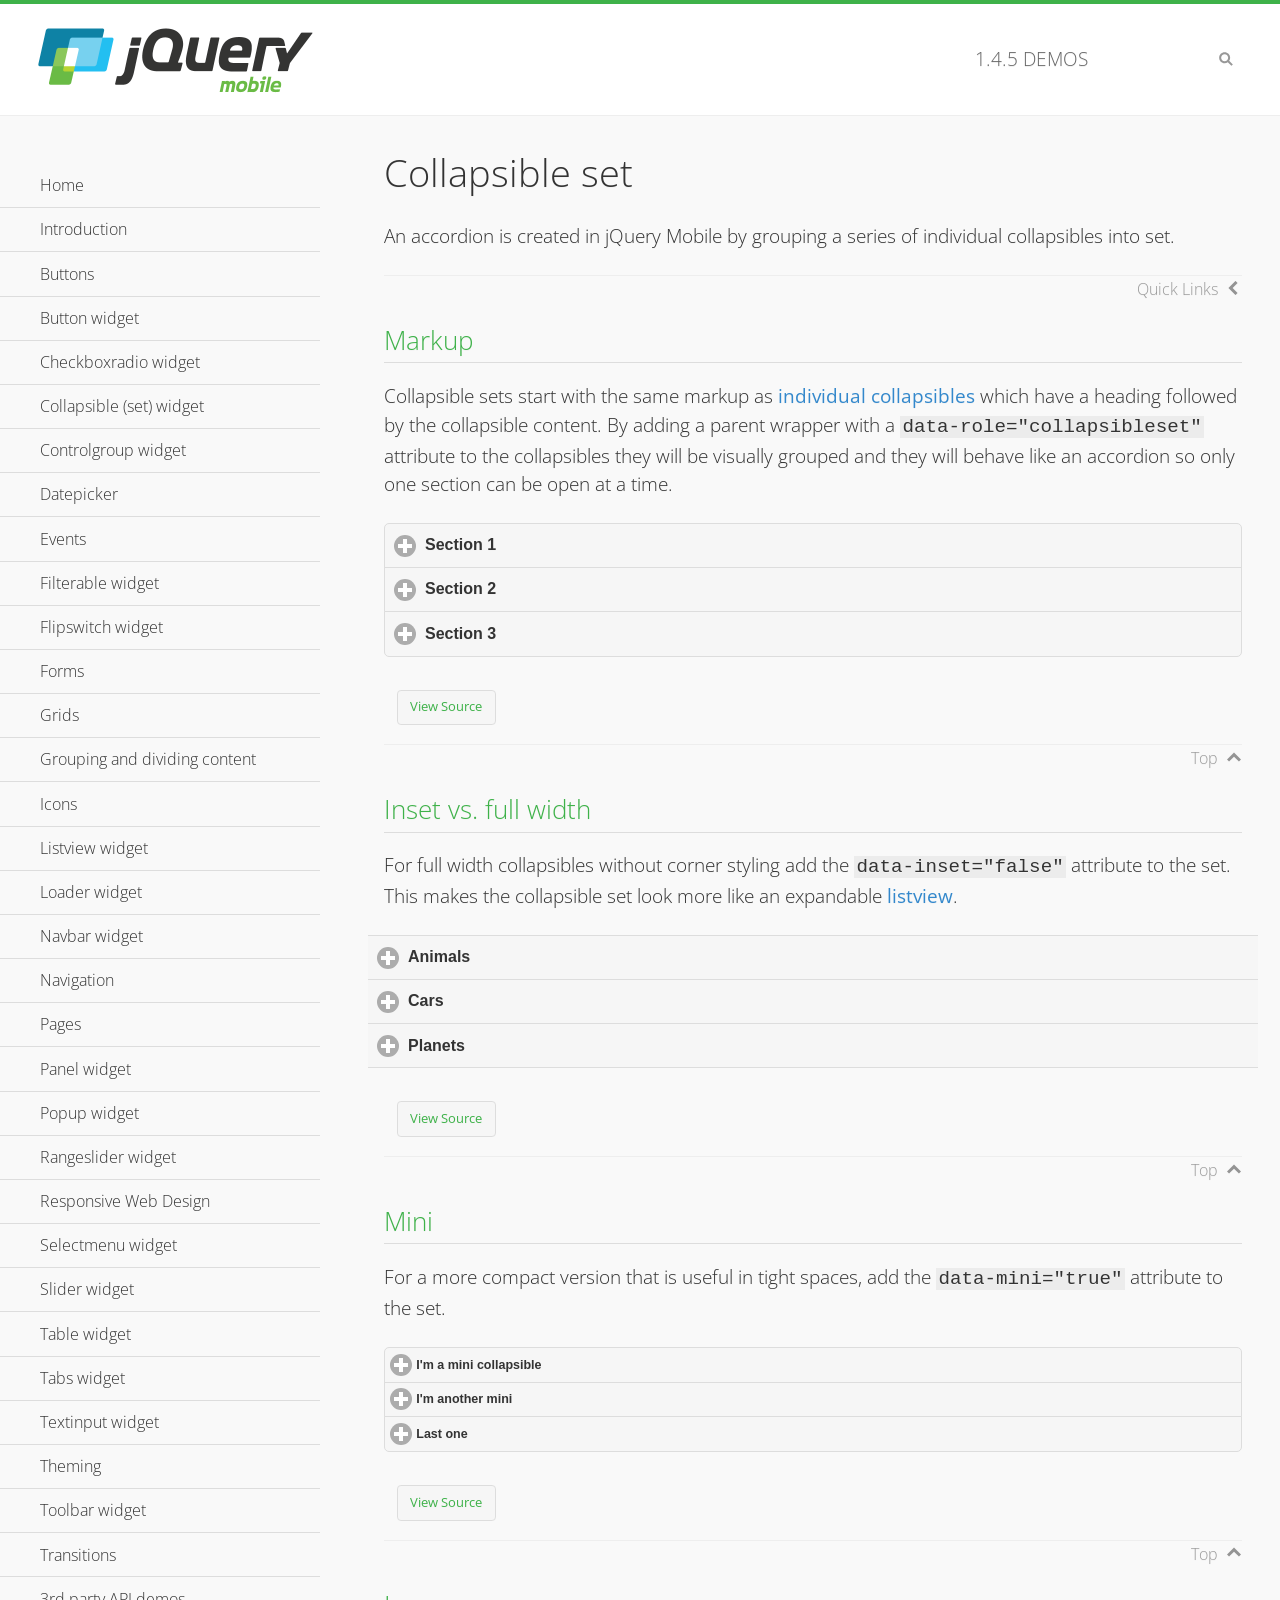
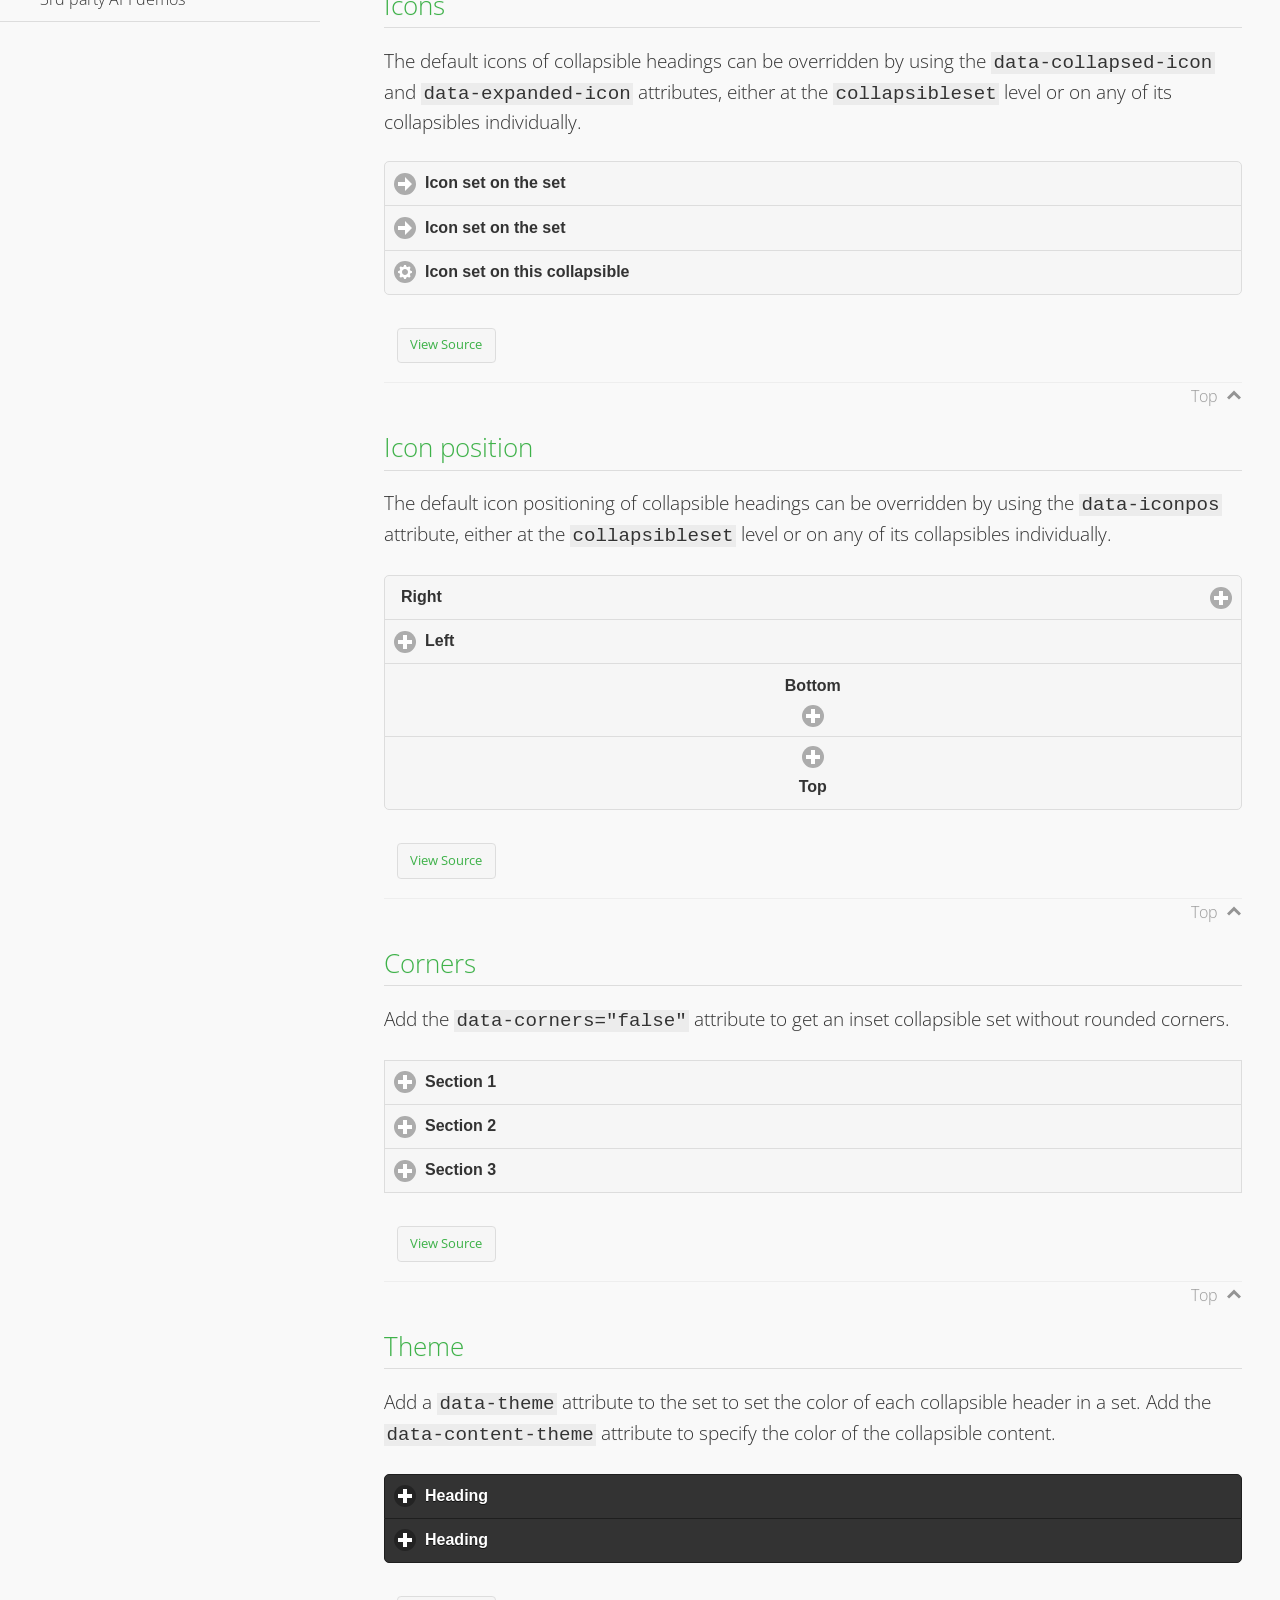
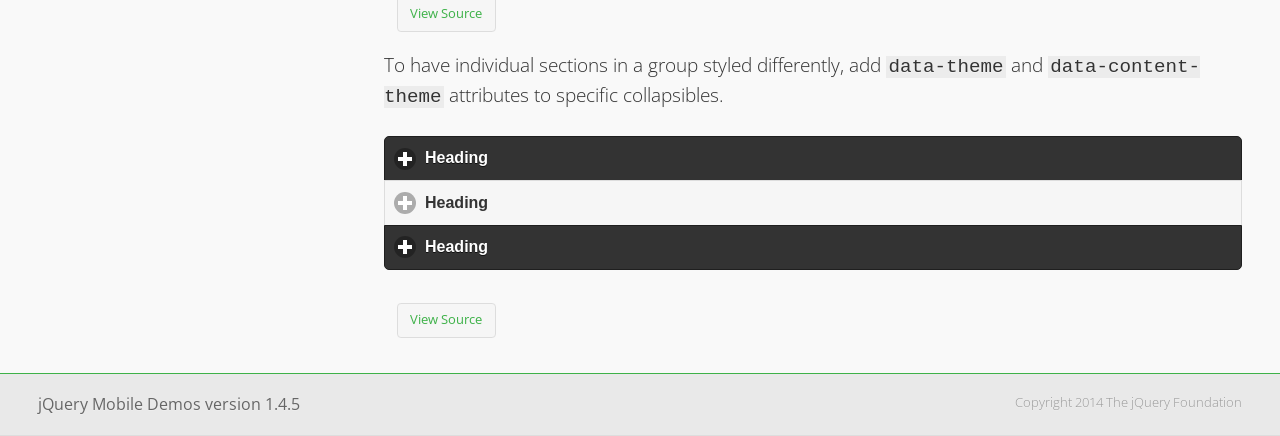
<file: jquery.mobile-1.4.5/demos/collapsibleset/index.html>
<!DOCTYPE html>
<html>
<head>
	<meta charset="utf-8">
	<meta name="viewport" content="width=device-width, initial-scale=1">
	<title>Collapsible set - jQuery Mobile Demos</title>
	<link rel="shortcut icon" href="../favicon.ico">
    <link rel="stylesheet" href="http://fonts.googleapis.com/css?family=Open+Sans:300,400,700">
	<link rel="stylesheet" href="../css/themes/default/jquery.mobile-1.4.5.min.css">
	<link rel="stylesheet" href="../_assets/css/jqm-demos.css">
	<script src="../js/jquery.js"></script>
	<script src="../_assets/js/index.js"></script>
	<script src="../js/jquery.mobile-1.4.5.min.js"></script>
</head>
<body>
<div data-role="page" class="jqm-demos" data-quicklinks="true">

	<div data-role="header" class="jqm-header">
		<h2><a href="../" title="jQuery Mobile Demos home"><img src="../_assets/img/jquery-logo.png" alt="jQuery Mobile"></a></h2>
		<p><span class="jqm-version"></span> Demos</p>
		<a href="#" class="jqm-navmenu-link ui-btn ui-btn-icon-notext ui-corner-all ui-icon-bars ui-nodisc-icon ui-alt-icon ui-btn-left">Menu</a>
		<a href="#" class="jqm-search-link ui-btn ui-btn-icon-notext ui-corner-all ui-icon-search ui-nodisc-icon ui-alt-icon ui-btn-right">Search</a>
	</div><!-- /header -->

	<div role="main" class="ui-content jqm-content">

		<h1>Collapsible set</h1>

		<p>An accordion is created in jQuery Mobile by grouping a series of individual collapsibles into set.</p>

		<h2>Markup</h2>

		<p>Collapsible sets start with the same markup as <a href="../collapsible/" data-ajax="false">individual collapsibles</a> which have a heading followed by the collapsible content. By adding a parent wrapper with a <code>data-role="collapsibleset"</code> attribute to the collapsibles they will be visually grouped and they will behave like an accordion so only one section can be open at a time.</p>

			<div data-demo-html="true">
				<div data-role="collapsibleset" data-theme="a" data-content-theme="a">
					<div data-role="collapsible">
						<h3>Section 1</h3>
					<p>I'm the collapsible content for section 1</p>
					</div>
					<div data-role="collapsible">
						<h3>Section 2</h3>
					<p>I'm the collapsible content for section 2</p>

					</div>
					<div data-role="collapsible">
						<h3>Section 3</h3>
					<p>I'm the collapsible content for section 3</p>
					</div>
				</div>
			</div><!--/demo-html -->

		<h2>Inset vs. full width</h2>

		<p>For full width collapsibles without corner styling add the <code>data-inset="false"</code> attribute to the set. This makes the collapsible set look more like an expandable <a href="../listview/">listview</a>.</p>

			<div data-demo-html="true">
				<div data-role="collapsibleset" data-inset="false">
					<div data-role="collapsible">
						<h3>Animals</h3>
						<ul data-role="listview" data-inset="false">
							<li>Cats</li>
							<li>Dogs</li>
							<li>Lizards</li>
							<li>Snakes</li>
						</ul>
					</div>
					<div data-role="collapsible">
						<h3>Cars</h3>
						<ul data-role="listview" data-inset="false">
							<li>Acura</li>
							<li>Audi</li>
							<li>BMW</li>
							<li>Cadillac</li>
						</ul>
					</div>
					<div data-role="collapsible">
						<h3>Planets</h3>
						<ul data-role="listview" data-inset="false">
							<li>Earth</li>
							<li>Jupiter</li>
							<li>Mars</li>
							<li>Mercury</li>
						</ul>
					</div>
				</div>
			</div><!--/demo-html -->

		<h2>Mini</h2>

		<p>For a more compact version that is useful in tight spaces, add the <code>data-mini="true"</code> attribute to the set. </p>

			<div data-demo-html="true">
				<div data-role="collapsibleset" data-theme="a" data-content-theme="a" data-mini="true">
					<div data-role="collapsible">
						<h3>I'm a mini collapsible</h3>
					<p>This is good for tight spaces.</p>
					</div>
					<div data-role="collapsible">
						<h3>I'm another mini</h3>
					<p>Here's some collapsible content.</p>

					</div>
					<div data-role="collapsible">
						<h3>Last one</h3>
					<p>Final bit of collapsible content.</p>
					</div>
				</div>
			</div><!--/demo-html -->

		<h2>Icons</h2>

		<p>The default icons of collapsible headings can be overridden by using the <code>data-collapsed-icon</code> and <code>data-expanded-icon</code> attributes, either at the <code>collapsibleset</code> level or on any of its collapsibles individually.</p>

			<div data-demo-html="true">
				<div data-role="collapsibleset" data-theme="a" data-content-theme="a" data-collapsed-icon="arrow-r" data-expanded-icon="arrow-d">
					<div data-role="collapsible">
						<h3>Icon set on the set</h3>
					<p>Specify the open and close icons on the set to apply it to all the collapsibles within.</p>
					</div>
					<div data-role="collapsible">
						<h3>Icon set on the set</h3>
					<p>This collapsible also gets the icon from the set.</p>
					</div>
					<div data-role="collapsible" data-collapsed-icon="gear" data-expanded-icon="delete">
						<h3>Icon set on this collapsible</h3>
					<p>The icons here are applied to this collapsible specifically, thus overriding the set icons.</p>
					</div>
				</div>
			</div><!--/demo-html -->

		<h2>Icon position</h2>

		<p>The default icon positioning of collapsible headings can be overridden by using the <code>data-iconpos</code> attribute, either at the <code>collapsibleset</code> level or on any of its collapsibles individually.</p>

			<div data-demo-html="true">
				<div data-role="collapsibleset" data-theme="a" data-content-theme="a" data-iconpos="right">
					<div data-role="collapsible">
						<h3>Right</h3>
					<p>Inherits icon positioning from <code>data-iconpos="right"</code> attribute on set.</p>
					</div>
					<div data-role="collapsible" data-iconpos="left">
						<h3>Left</h3>
					<p>Set via <code>data-iconpos="left"</code> attribute on the collapsible</p>
					</div>
					<div data-role="collapsible" data-iconpos="bottom">
						<h3>Bottom</h3>
					<p>Set via <code>data-iconpos="bottom"</code> attribute on the collapsible</p>
					</div>
					<div data-role="collapsible" data-iconpos="top">
						<h3>Top</h3>
					<p>Set via <code>data-iconpos="top"</code> attribute on the collapsible</p>
					</div>
				</div>
			</div><!--/demo-html -->

		<h2>Corners</h2>
		<p>Add the <code>data-corners="false"</code> attribute to get an inset collapsible set without rounded corners.</p>

			<div data-demo-html="true">
				<div data-role="collapsibleset" data-corners="false" data-theme="a" data-content-theme="a">
					<div data-role="collapsible">
						<h3>Section 1</h3>
					<p>Collapsible content</p>
					</div>
					<div data-role="collapsible">
						<h3>Section 2</h3>
					<p>Collapsible content</p>

					</div>
					<div data-role="collapsible">
						<h3>Section 3</h3>
					<p>Collapsible content</p>
					</div>
				</div>
			</div><!--/demo-html -->

		<h2>Theme</h2>

		<p>Add a <code>data-theme</code> attribute to the set to set the color of each collapsible header in a set. Add the <code>data-content-theme</code> attribute to specify the color of the collapsible content. </p>

			<div data-demo-html="true">
				<div data-role="collapsibleset" data-theme="b" data-content-theme="b">
					<div data-role="collapsible">
						<h3>Heading</h3>
						<p>Content</p>
					</div>
					<div data-role="collapsible">
						<h3>Heading</h3>
						<p>Content</p>
					</div>
				</div>
			</div><!--/demo-html -->

		<p>To have individual sections in a group styled differently, add <code>data-theme</code> and <code>data-content-theme</code> attributes to specific collapsibles.</p>

			<div data-demo-html="true">
				<div data-role="collapsibleset" data-theme="b" data-content-theme="b">
					<div data-role="collapsible">
						<h3>Heading</h3>
						<p>Content</p>
					</div>
					<div data-role="collapsible" data-theme="a" data-content-theme="a">
						<h3>Heading</h3>
						<p>Content</p>
					</div>
					<div data-role="collapsible">
						<h3>Heading</h3>
						<p>Content</p>
					</div>
				</div>
		</div><!--/demo-html -->

	</div><!-- /content -->
	    <div data-role="panel" class="jqm-navmenu-panel" data-position="left" data-display="overlay" data-theme="a">
	    	<ul class="jqm-list ui-alt-icon ui-nodisc-icon">
<li data-filtertext="demos homepage" data-icon="home"><a href=".././">Home</a></li>
<li data-filtertext="introduction overview getting started"><a href="../intro/" data-ajax="false">Introduction</a></li>
<li data-filtertext="buttons button markup buttonmarkup method anchor link button element"><a href="../button-markup/" data-ajax="false">Buttons</a></li>
<li data-filtertext="form button widget input button submit reset"><a href="../button/" data-ajax="false">Button widget</a></li>
<li data-role="collapsible" data-enhanced="true" data-collapsed-icon="carat-d" data-expanded-icon="carat-u" data-iconpos="right" data-inset="false" class="ui-collapsible ui-collapsible-themed-content ui-collapsible-collapsed">
	<h3 class="ui-collapsible-heading ui-collapsible-heading-collapsed">
		<a href="#" class="ui-collapsible-heading-toggle ui-btn ui-btn-icon-right ui-btn-inherit ui-icon-carat-d">
		    Checkboxradio widget<span class="ui-collapsible-heading-status"> click to expand contents</span>
		</a>
	</h3>
	<div class="ui-collapsible-content ui-body-inherit ui-collapsible-content-collapsed" aria-hidden="true">
		<ul>
			<li data-filtertext="form checkboxradio widget checkbox input checkboxes controlgroups"><a href="../checkboxradio-checkbox/" data-ajax="false">Checkboxes</a></li>
			<li data-filtertext="form checkboxradio widget radio input radio buttons controlgroups"><a href="../checkboxradio-radio/" data-ajax="false">Radio buttons</a></li>
		</ul>
	</div>
</li>
<li data-role="collapsible" data-enhanced="true" data-collapsed-icon="carat-d" data-expanded-icon="carat-u" data-iconpos="right" data-inset="false" class="ui-collapsible ui-collapsible-themed-content ui-collapsible-collapsed">
	<h3 class="ui-collapsible-heading ui-collapsible-heading-collapsed">
		<a href="#" class="ui-collapsible-heading-toggle ui-btn ui-btn-icon-right ui-btn-inherit ui-icon-carat-d">
			Collapsible (set) widget<span class="ui-collapsible-heading-status"> click to expand contents</span>
		</a>
	</h3>
	<div class="ui-collapsible-content ui-body-inherit ui-collapsible-content-collapsed" aria-hidden="true">
		<ul>
			<li data-filtertext="collapsibles content formatting"><a href="../collapsible/" data-ajax="false">Collapsible</a></li>
			<li data-filtertext="dynamic collapsible set accordion append expand"><a href="../collapsible-dynamic/" data-ajax="false">Dynamic collapsibles</a></li>
			<li data-filtertext="accordions collapsible set widget content formatting grouped collapsibles"><a href="../collapsibleset/" data-ajax="false">Collapsible set</a></li>
		</ul>
	</div>
</li>
<li data-role="collapsible" data-enhanced="true" data-collapsed-icon="carat-d" data-expanded-icon="carat-u" data-iconpos="right" data-inset="false" class="ui-collapsible ui-collapsible-themed-content ui-collapsible-collapsed">
	<h3 class="ui-collapsible-heading ui-collapsible-heading-collapsed">
		<a href="#" class="ui-collapsible-heading-toggle ui-btn ui-btn-icon-right ui-btn-inherit ui-icon-carat-d">
			Controlgroup widget<span class="ui-collapsible-heading-status"> click to expand contents</span>
		</a>
	</h3>
	<div class="ui-collapsible-content ui-body-inherit ui-collapsible-content-collapsed" aria-hidden="true">
		<ul>
			<li data-filtertext="controlgroups selectmenu checkboxradio input grouped buttons horizontal vertical"><a href="../controlgroup/" data-ajax="false">Controlgroup</a></li>
			<li data-filtertext="dynamic controlgroup dynamically add buttons"><a href="../controlgroup-dynamic/" data-ajax="false">Dynamic controlgroups</a></li>
		</ul>
	</div>
</li>
<li data-filtertext="form datepicker widget date input"><a href="../datepicker/" data-ajax="false">Datepicker</a></li>
<li data-role="collapsible" data-enhanced="true" data-collapsed-icon="carat-d" data-expanded-icon="carat-u" data-iconpos="right" data-inset="false" class="ui-collapsible ui-collapsible-themed-content ui-collapsible-collapsed">
	<h3 class="ui-collapsible-heading ui-collapsible-heading-collapsed">
		<a href="#" class="ui-collapsible-heading-toggle ui-btn ui-btn-icon-right ui-btn-inherit ui-icon-carat-d">
			Events<span class="ui-collapsible-heading-status"> click to expand contents</span>
		</a>
	</h3>
	<div class="ui-collapsible-content ui-body-inherit ui-collapsible-content-collapsed" aria-hidden="true">
		<ul>
			<li data-filtertext="swipe to delete list items listviews swipe events"><a href="../swipe-list/" data-ajax="false">Swipe list items</a></li>
			<li data-filtertext="swipe to navigate swipe page navigation swipe events"><a href="../swipe-page/" data-ajax="false">Swipe page navigation</a></li>
		</ul>
	</div>
</li>
<li data-filtertext="filterable filter elements sorting searching listview table"><a href="../filterable/" data-ajax="false">Filterable widget</a></li>
<li data-filtertext="form flipswitch widget flip toggle switch binary select checkbox input"><a href="../flipswitch/" data-ajax="false">Flipswitch widget</a></li>
<li data-role="collapsible" data-enhanced="true" data-collapsed-icon="carat-d" data-expanded-icon="carat-u" data-iconpos="right" data-inset="false" class="ui-collapsible ui-collapsible-themed-content ui-collapsible-collapsed">
	<h3 class="ui-collapsible-heading ui-collapsible-heading-collapsed">
		<a href="#" class="ui-collapsible-heading-toggle ui-btn ui-btn-icon-right ui-btn-inherit ui-icon-carat-d">
			Forms<span class="ui-collapsible-heading-status"> click to expand contents</span>
		</a>
	</h3>
	<div class="ui-collapsible-content ui-body-inherit ui-collapsible-content-collapsed" aria-hidden="true">
		<ul>
			<li data-filtertext="forms text checkbox radio range button submit reset inputs selects textarea slider flipswitch label form elements"><a href="../forms/" data-ajax="false">Forms</a></li>
			<li data-filtertext="form hide labels hidden accessible ui-hidden-accessible forms"><a href="../forms-label-hidden-accessible/" data-ajax="false">Hide labels</a></li>
			<li data-filtertext="form field containers fieldcontain ui-field-contain forms"><a href="../forms-field-contain/" data-ajax="false">Field containers</a></li>
			<li data-filtertext="forms disabled form elements"><a href="../forms-disabled/" data-ajax="false">Forms disabled</a></li>
			<li data-filtertext="forms gallery examples overview forms text checkbox radio range button submit reset inputs selects textarea slider flipswitch label form elements"><a href="../forms-gallery/" data-ajax="false">Forms gallery</a></li>
		</ul>
	</div>
</li>
<li data-role="collapsible" data-enhanced="true" data-collapsed-icon="carat-d" data-expanded-icon="carat-u" data-iconpos="right" data-inset="false" class="ui-collapsible ui-collapsible-themed-content ui-collapsible-collapsed">
	<h3 class="ui-collapsible-heading ui-collapsible-heading-collapsed">
		<a href="#" class="ui-collapsible-heading-toggle ui-btn ui-btn-icon-right ui-btn-inherit ui-icon-carat-d">
			Grids<span class="ui-collapsible-heading-status"> click to expand contents</span>
		</a>
	</h3>
	<div class="ui-collapsible-content ui-body-inherit ui-collapsible-content-collapsed" aria-hidden="true">
		<ul>
			<li data-filtertext="grids columns blocks content formatting rwd responsive css framework"><a href="../grids/" data-ajax="false">Grids</a></li>
			<li data-filtertext="buttons in grids css framework"><a href="../grids-buttons/" data-ajax="false">Buttons in grids</a></li>
			<li data-filtertext="custom responsive grids rwd css framework"><a href="../grids-custom-responsive/" data-ajax="false">Custom responsive grids</a></li>
		</ul>
	</div>
</li>
<li data-filtertext="blocks content formatting sections heading"><a href="../body-bar-classes/" data-ajax="false">Grouping and dividing content</a></li>
<li data-role="collapsible" data-enhanced="true" data-collapsed-icon="carat-d" data-expanded-icon="carat-u" data-iconpos="right" data-inset="false" class="ui-collapsible ui-collapsible-themed-content ui-collapsible-collapsed">
	<h3 class="ui-collapsible-heading ui-collapsible-heading-collapsed">
		<a href="#" class="ui-collapsible-heading-toggle ui-btn ui-btn-icon-right ui-btn-inherit ui-icon-carat-d">
			Icons<span class="ui-collapsible-heading-status"> click to expand contents</span>
		</a>
	</h3>
	<div class="ui-collapsible-content ui-body-inherit ui-collapsible-content-collapsed" aria-hidden="true">
		<ul>
			<li data-filtertext="button icons svg disc alt custom icon position"><a href="../icons/" data-ajax="false">Icons</a></li>
			<li data-filtertext=""><a href="../icons-grunticon/" data-ajax="false">Grunticon loader</a></li>
		</ul>
	</div>
</li>
<li data-role="collapsible" data-enhanced="true" data-collapsed-icon="carat-d" data-expanded-icon="carat-u" data-iconpos="right" data-inset="false" class="ui-collapsible ui-collapsible-themed-content ui-collapsible-collapsed">
	<h3 class="ui-collapsible-heading ui-collapsible-heading-collapsed">
		<a href="#" class="ui-collapsible-heading-toggle ui-btn ui-btn-icon-right ui-btn-inherit ui-icon-carat-d">
			Listview widget<span class="ui-collapsible-heading-status"> click to expand contents</span>
		</a>
	</h3>
	<div class="ui-collapsible-content ui-body-inherit ui-collapsible-content-collapsed" aria-hidden="true">
		<ul>
			<li data-filtertext="listview widget thumbnails icons nested split button collapsible ul ol"><a href="../listview/" data-ajax="false">Listview</a></li>
			<li data-filtertext="autocomplete filterable reveal listview filtertextbeforefilter placeholder"><a href="../listview-autocomplete/" data-ajax="false">Listview autocomplete</a></li>
			<li data-filtertext="autocomplete filterable reveal listview remote data filtertextbeforefilter placeholder"><a href="../listview-autocomplete-remote/" data-ajax="false">Listview autocomplete remote data</a></li>
			<li data-filtertext="autodividers anchor jump scroll linkbars listview lists ul ol"><a href="../listview-autodividers-linkbar/" data-ajax="false">Listview autodividers linkbar</a></li>
			<li data-filtertext="listview autodividers selector autodividersselector lists ul ol"><a href="../listview-autodividers-selector/" data-ajax="false">Listview autodividers selector</a></li>
			<li data-filtertext="listview nested list items"><a href="../listview-nested-lists/" data-ajax="false">Nested Listviews</a></li>
			<li data-filtertext="listview collapsible list items flat"><a href="../listview-collapsible-item-flat/" data-ajax="false">Listview collapsible list items (flat)</a></li>
			<li data-filtertext="listview collapsible list indented"><a href="../listview-collapsible-item-indented/" data-ajax="false">Listview collapsible list items (indented)</a></li>
			<li data-filtertext="grid listview responsive grids responsive listviews lists ul"><a href="../listview-grid/" data-ajax="false">Listview responsive grid</a></li>
		</ul>
	</div>
</li>
<li data-filtertext="loader widget page loading navigation overlay spinner"><a href="../loader/" data-ajax="false">Loader widget</a></li>
<li data-filtertext="navbar widget navmenu toolbars header footer"><a href="../navbar/" data-ajax="false">Navbar widget</a></li>
<li data-role="collapsible" data-enhanced="true" data-collapsed-icon="carat-d" data-expanded-icon="carat-u" data-iconpos="right" data-inset="false" class="ui-collapsible ui-collapsible-themed-content ui-collapsible-collapsed">
	<h3 class="ui-collapsible-heading ui-collapsible-heading-collapsed">
		<a href="#" class="ui-collapsible-heading-toggle ui-btn ui-btn-icon-right ui-btn-inherit ui-icon-carat-d">
			Navigation<span class="ui-collapsible-heading-status"> click to expand contents</span>
		</a>
	</h3>
	<div class="ui-collapsible-content ui-body-inherit ui-collapsible-content-collapsed" aria-hidden="true">
		<ul>
			<li data-filtertext="ajax navigation navigate widget history event method"><a href="../navigation/" data-ajax="false">Navigation</a></li>
			<li data-filtertext="linking pages page links navigation ajax prefetch cache"><a href="../navigation-linking-pages/" data-ajax="false">Linking pages</a></li>
			<!-- <li data-filtertext="php redirect server redirection server-side navigation"><a href="../navigation-php-redirect/" data-ajax="false">PHP redirect demo</a></li>-->
			<li data-filtertext="navigation redirection hash query"><a href="../navigation-hash-processing/" data-ajax="false">Hash processing demo</a></li>
			<li data-filtertext="navigation redirection hash query"><a href="../page-events/" data-ajax="false">Page Navigation Events</a></li>
		</ul>
	</div>
</li>
<li data-role="collapsible" data-enhanced="true" data-collapsed-icon="carat-d" data-expanded-icon="carat-u" data-iconpos="right" data-inset="false" class="ui-collapsible ui-collapsible-themed-content ui-collapsible-collapsed">
	<h3 class="ui-collapsible-heading ui-collapsible-heading-collapsed">
		<a href="#" class="ui-collapsible-heading-toggle ui-btn ui-btn-icon-right ui-btn-inherit ui-icon-carat-d">
			Pages<span class="ui-collapsible-heading-status"> click to expand contents</span>
		</a>
	</h3>
	<div class="ui-collapsible-content ui-body-inherit ui-collapsible-content-collapsed" aria-hidden="true">
		<ul>
			<li data-filtertext="pages page widget ajax navigation"><a href="../pages/" data-ajax="false">Pages</a></li>
			<li data-filtertext="single page"><a href="../pages-single-page/" data-ajax="false">Single page</a></li>
			<li data-filtertext="multipage multi-page page"><a href="../pages-multi-page/" data-ajax="false">Multi-page template</a></li>
			<li data-filtertext="dialog page widget modal popup"><a href="../pages-dialog/" data-ajax="false">Dialog page</a></li>
		</ul>
	</div>
</li>
<li data-role="collapsible" data-enhanced="true" data-collapsed-icon="carat-d" data-expanded-icon="carat-u" data-iconpos="right" data-inset="false" class="ui-collapsible ui-collapsible-themed-content ui-collapsible-collapsed">
	<h3 class="ui-collapsible-heading ui-collapsible-heading-collapsed">
		<a href="#" class="ui-collapsible-heading-toggle ui-btn ui-btn-icon-right ui-btn-inherit ui-icon-carat-d">
			Panel widget<span class="ui-collapsible-heading-status"> click to expand contents</span>
		</a>
	</h3>
	<div class="ui-collapsible-content ui-body-inherit ui-collapsible-content-collapsed" aria-hidden="true">
		<ul>
			<li data-filtertext="panel widget sliding panels reveal push overlay responsive"><a href="../panel/" data-ajax="false">Panel</a></li>
			<li data-filtertext=""><a href="../panel-external/" data-ajax="false">External panels</a></li>
			<li data-filtertext="panel "><a href="../panel-fixed/" data-ajax="false">Fixed panels</a></li>
			<li data-filtertext="panel slide panels sliding panels shadow rwd responsive breakpoint"><a href="../panel-responsive/" data-ajax="false">Panels responsive</a></li>
			<li data-filtertext="panel custom style custom panel width reveal shadow listview panel styling page background wrapper"><a href="../panel-styling/" data-ajax="false">Custom panel style</a></li>
			<li data-filtertext="panel open on swipe"><a href="../panel-swipe-open/" data-ajax="false">Panel open on swipe</a></li>
			<li data-filtertext="panels outside page internal external toolbars"><a href="../panel-external-internal/" data-ajax="false">Panel external and internal</a></li>
		</ul>
	</div>
</li>
<li data-role="collapsible" data-enhanced="true" data-collapsed-icon="carat-d" data-expanded-icon="carat-u" data-iconpos="right" data-inset="false" class="ui-collapsible ui-collapsible-themed-content ui-collapsible-collapsed">
	<h3 class="ui-collapsible-heading ui-collapsible-heading-collapsed">
		<a href="#" class="ui-collapsible-heading-toggle ui-btn ui-btn-icon-right ui-btn-inherit ui-icon-carat-d">
			Popup widget<span class="ui-collapsible-heading-status"> click to expand contents</span>
		</a>
	</h3>
	<div class="ui-collapsible-content ui-body-inherit ui-collapsible-content-collapsed" aria-hidden="true">
		<ul>
			<li data-filtertext="popup widget popups dialog modal transition tooltip lightbox form overlay screen flip pop fade transition"><a href="../popup/" data-ajax="false">Popup</a></li>
			<li data-filtertext="popup alignment position"><a href="../popup-alignment/" data-ajax="false">Popup alignment</a></li>
			<li data-filtertext="popup arrow size popups popover"><a href="../popup-arrow-size/" data-ajax="false">Popup arrow size</a></li>
			<li data-filtertext="dynamic popups popup images lightbox"><a href="../popup-dynamic/" data-ajax="false">Dynamic popups</a></li>
			<li data-filtertext="popups with iframes scaling"><a href="../popup-iframe/" data-ajax="false">Popups with iframes</a></li>
			<li data-filtertext="popup image scaling"><a href="../popup-image-scaling/" data-ajax="false">Popup image scaling</a></li>
			<li data-filtertext="external popup outside multi-page"><a href="../popup-outside-multipage/" data-ajax="false">Popup outside multi-page</a></li>
		</ul>
	</div>
</li>
<li data-filtertext="form rangeslider widget dual sliders dual handle sliders range input"><a href="../rangeslider/" data-ajax="false">Rangeslider widget</a></li>
<li data-filtertext="responsive web design rwd adaptive progressive enhancement PE accessible mobile breakpoints media query media queries"><a href="../rwd/" data-ajax="false">Responsive Web Design</a></li>
<li data-role="collapsible" data-enhanced="true" data-collapsed-icon="carat-d" data-expanded-icon="carat-u" data-iconpos="right" data-inset="false" class="ui-collapsible ui-collapsible-themed-content ui-collapsible-collapsed">
	<h3 class="ui-collapsible-heading ui-collapsible-heading-collapsed">
		<a href="#" class="ui-collapsible-heading-toggle ui-btn ui-btn-icon-right ui-btn-inherit ui-icon-carat-d">
			Selectmenu widget<span class="ui-collapsible-heading-status"> click to expand contents</span>
		</a>
	</h3>
	<div class="ui-collapsible-content ui-body-inherit ui-collapsible-content-collapsed" aria-hidden="true">
		<ul>
			<li data-filtertext="form selectmenu widget select input custom select menu selects"><a href="../selectmenu/" data-ajax="false">Selectmenu</a></li>
			<li data-filtertext="form custom select menu selectmenu widget custom menu option optgroup multiple selects"><a href="../selectmenu-custom/" data-ajax="false">Custom select menu</a></li>
			<li data-filtertext="filterable select filter popup dialog"><a href="../selectmenu-custom-filter/" data-ajax="false">Custom select menu with filter</a></li>
		</ul>
	</div>
</li>
<li data-role="collapsible" data-enhanced="true" data-collapsed-icon="carat-d" data-expanded-icon="carat-u" data-iconpos="right" data-inset="false" class="ui-collapsible ui-collapsible-themed-content ui-collapsible-collapsed">
	<h3 class="ui-collapsible-heading ui-collapsible-heading-collapsed">
		<a href="#" class="ui-collapsible-heading-toggle ui-btn ui-btn-icon-right ui-btn-inherit ui-icon-carat-d">
			Slider widget<span class="ui-collapsible-heading-status"> click to expand contents</span>
		</a>
	</h3>
	<div class="ui-collapsible-content ui-body-inherit ui-collapsible-content-collapsed" aria-hidden="true">
		<ul>
			<li data-filtertext="form slider widget range input single sliders"><a href="../slider/" data-ajax="false">Slider</a></li>
			<li data-filtertext="form slider widget flipswitch slider binary select flip toggle switch"><a href="../slider-flipswitch/" data-ajax="false">Slider flip toggle switch</a></li>
			<li data-filtertext="form slider tooltip handle value input range sliders"><a href="../slider-tooltip/" data-ajax="false">Slider tooltip</a></li>
		</ul>
	</div>
</li>
<li data-role="collapsible" data-enhanced="true" data-collapsed-icon="carat-d" data-expanded-icon="carat-u" data-iconpos="right" data-inset="false" class="ui-collapsible ui-collapsible-themed-content ui-collapsible-collapsed">
	<h3 class="ui-collapsible-heading ui-collapsible-heading-collapsed">
		<a href="#" class="ui-collapsible-heading-toggle ui-btn ui-btn-icon-right ui-btn-inherit ui-icon-carat-d">
			Table widget<span class="ui-collapsible-heading-status"> click to expand contents</span>
		</a>
	</h3>
	<div class="ui-collapsible-content ui-body-inherit ui-collapsible-content-collapsed" aria-hidden="true">
		<ul>
			<li data-filtertext="table widget reflow column toggle th td responsive tables rwd hide show tabular"><a href="../table-column-toggle/" data-ajax="false">Table Column Toggle</a></li>
			<li data-filtertext="table column toggle phone comparison demo"><a href="../table-column-toggle-example/" data-ajax="false">Table Column Toggle demo</a></li>
			<li data-filtertext="responsive tables table column toggle heading groups rwd breakpoint"><a href="../table-column-toggle-heading-groups/" data-ajax="false">Table Column Toggle heading groups</a></li>
			<li data-filtertext="responsive tables table column toggle hide rwd breakpoint customization options"><a href="../table-column-toggle-options/" data-ajax="false">Table Column Toggle options</a></li>
			<li data-filtertext="table reflow th td responsive rwd columns tabular"><a href="../table-reflow/" data-ajax="false">Table Reflow</a></li>
			<li data-filtertext="responsive tables table reflow heading groups rwd breakpoint"><a href="../table-reflow-heading-groups/" data-ajax="false">Table Reflow heading groups</a></li>
			<li data-filtertext="responsive tables table reflow stripes strokes table style"><a href="../table-reflow-stripes-strokes/" data-ajax="false">Table Reflow stripes and strokes</a></li>
			<li data-filtertext="responsive tables table reflow stack custom styles"><a href="../table-reflow-styling/" data-ajax="false">Table Reflow custom styles</a></li>
		</ul>
	</div>
</li>
<li data-filtertext="ui tabs widget"><a href="../tabs/" data-ajax="false">Tabs widget</a></li>
<li data-filtertext="form textinput widget text input textarea number date time tel email file color password"><a href="../textinput/" data-ajax="false">Textinput widget</a></li>
<li data-role="collapsible" data-enhanced="true" data-collapsed-icon="carat-d" data-expanded-icon="carat-u" data-iconpos="right" data-inset="false" class="ui-collapsible ui-collapsible-themed-content ui-collapsible-collapsed">
	<h3 class="ui-collapsible-heading ui-collapsible-heading-collapsed">
		<a href="#" class="ui-collapsible-heading-toggle ui-btn ui-btn-icon-right ui-btn-inherit ui-icon-carat-d">
			Theming<span class="ui-collapsible-heading-status"> click to expand contents</span>
		</a>
	</h3>
	<div class="ui-collapsible-content ui-body-inherit ui-collapsible-content-collapsed" aria-hidden="true">
		<ul>
			<li data-filtertext="default theme swatches theming style css"><a href="../theme-default/" data-ajax="false">Default theme</a></li>
			<li data-filtertext="classic theme old theme swatches theming style css"><a href="../theme-classic/" data-ajax="false">Classic theme</a></li>
		</ul>
	</div>
</li>
<li data-role="collapsible" data-enhanced="true" data-collapsed-icon="carat-d" data-expanded-icon="carat-u" data-iconpos="right" data-inset="false" class="ui-collapsible ui-collapsible-themed-content ui-collapsible-collapsed">
	<h3 class="ui-collapsible-heading ui-collapsible-heading-collapsed">
		<a href="#" class="ui-collapsible-heading-toggle ui-btn ui-btn-icon-right ui-btn-inherit ui-icon-carat-d">
			Toolbar widget<span class="ui-collapsible-heading-status"> click to expand contents</span>
		</a>
	</h3>
	<div class="ui-collapsible-content ui-body-inherit ui-collapsible-content-collapsed" aria-hidden="true">
		<ul>
			<li data-filtertext="toolbar widget header footer toolbars fixed fullscreen external sections"><a href="../toolbar/" data-ajax="false">Toolbar</a></li>
			<li data-filtertext="dynamic toolbars dynamically add toolbar header footer"><a href="../toolbar-dynamic/" data-ajax="false">Dynamic toolbars</a></li>
			<li data-filtertext="external toolbars header footer"><a href="../toolbar-external/" data-ajax="false">External toolbars</a></li>
			<li data-filtertext="fixed toolbars header footer"><a href="../toolbar-fixed/" data-ajax="false">Fixed toolbars</a></li>
			<li data-filtertext="fixed fullscreen toolbars header footer"><a href="../toolbar-fixed-fullscreen/" data-ajax="false">Fullscreen toolbars</a></li>
			<li data-filtertext="external fixed toolbars header footer"><a href="../toolbar-fixed-external/" data-ajax="false">Fixed external toolbars</a></li>
			<li data-filtertext="external persistent toolbars header footer navbar navmenu"><a href="../toolbar-fixed-persistent/" data-ajax="false">Persistent toolbars</a></li>
			<li data-filtertext="external ajax optimized toolbars persistent toolbars header footer navbar"><a href="../toolbar-fixed-persistent-optimized/" data-ajax="false">Ajax optimized toolbars</a></li>
			<li data-filtertext="form in toolbars header footer"><a href="../toolbar-fixed-forms/" data-ajax="false">Form in toolbar</a></li>
		</ul>
	</div>
</li>
<li data-filtertext="page transitions animated pages popup navigation flip slide fade pop"><a href="../transitions/" data-ajax="false">Transitions</a></li>
<li data-role="collapsible" data-enhanced="true" data-collapsed-icon="carat-d" data-expanded-icon="carat-u" data-iconpos="right" data-inset="false" class="ui-collapsible ui-collapsible-themed-content ui-collapsible-collapsed">
	<h3 class="ui-collapsible-heading ui-collapsible-heading-collapsed">
		<a href="#" class="ui-collapsible-heading-toggle ui-btn ui-btn-icon-right ui-btn-inherit ui-icon-carat-d">
			3rd party API demos<span class="ui-collapsible-heading-status"> click to expand contents</span>
		</a>
	</h3>
	<div class="ui-collapsible-content ui-body-inherit ui-collapsible-content-collapsed" aria-hidden="true">
		<ul>
			<li data-filtertext="backbone requirejs navigation router"><a href="../backbone-requirejs/" data-ajax="false">Backbone RequireJS</a></li>
			<li data-filtertext="google maps geolocation demo"><a href="../map-geolocation/" data-ajax="false">Google Maps geolocation</a></li>
			<li data-filtertext="google maps hybrid"><a href="../map-list-toggle/" data-ajax="false">Google Maps list toggle</a></li>
		</ul>
	</div>
</li>



		     </ul>
		</div><!-- /panel -->


	<div data-role="footer" data-position="fixed" data-tap-toggle="false" class="jqm-footer">
		<p>jQuery Mobile Demos version <span class="jqm-version"></span></p>
		<p>Copyright 2014 The jQuery Foundation</p>
	</div><!-- /footer -->
	<!-- TODO: This should become an external panel so we can add input to markup (unique ID) -->
    <div data-role="panel" class="jqm-search-panel" data-position="right" data-display="overlay" data-theme="a">
		<div class="jqm-search">
			<ul class="jqm-list" data-filter-placeholder="Search demos..." data-filter-reveal="true">
<li data-filtertext="demos homepage" data-icon="home"><a href=".././">Home</a></li>
<li data-filtertext="introduction overview getting started"><a href="../intro/" data-ajax="false">Introduction</a></li>
<li data-filtertext="buttons button markup buttonmarkup method anchor link button element"><a href="../button-markup/" data-ajax="false">Buttons</a></li>
<li data-filtertext="form button widget input button submit reset"><a href="../button/" data-ajax="false">Button widget</a></li>
<li data-role="collapsible" data-enhanced="true" data-collapsed-icon="carat-d" data-expanded-icon="carat-u" data-iconpos="right" data-inset="false" class="ui-collapsible ui-collapsible-themed-content ui-collapsible-collapsed">
	<h3 class="ui-collapsible-heading ui-collapsible-heading-collapsed">
		<a href="#" class="ui-collapsible-heading-toggle ui-btn ui-btn-icon-right ui-btn-inherit ui-icon-carat-d">
		    Checkboxradio widget<span class="ui-collapsible-heading-status"> click to expand contents</span>
		</a>
	</h3>
	<div class="ui-collapsible-content ui-body-inherit ui-collapsible-content-collapsed" aria-hidden="true">
		<ul>
			<li data-filtertext="form checkboxradio widget checkbox input checkboxes controlgroups"><a href="../checkboxradio-checkbox/" data-ajax="false">Checkboxes</a></li>
			<li data-filtertext="form checkboxradio widget radio input radio buttons controlgroups"><a href="../checkboxradio-radio/" data-ajax="false">Radio buttons</a></li>
		</ul>
	</div>
</li>
<li data-role="collapsible" data-enhanced="true" data-collapsed-icon="carat-d" data-expanded-icon="carat-u" data-iconpos="right" data-inset="false" class="ui-collapsible ui-collapsible-themed-content ui-collapsible-collapsed">
	<h3 class="ui-collapsible-heading ui-collapsible-heading-collapsed">
		<a href="#" class="ui-collapsible-heading-toggle ui-btn ui-btn-icon-right ui-btn-inherit ui-icon-carat-d">
			Collapsible (set) widget<span class="ui-collapsible-heading-status"> click to expand contents</span>
		</a>
	</h3>
	<div class="ui-collapsible-content ui-body-inherit ui-collapsible-content-collapsed" aria-hidden="true">
		<ul>
			<li data-filtertext="collapsibles content formatting"><a href="../collapsible/" data-ajax="false">Collapsible</a></li>
			<li data-filtertext="dynamic collapsible set accordion append expand"><a href="../collapsible-dynamic/" data-ajax="false">Dynamic collapsibles</a></li>
			<li data-filtertext="accordions collapsible set widget content formatting grouped collapsibles"><a href="../collapsibleset/" data-ajax="false">Collapsible set</a></li>
		</ul>
	</div>
</li>
<li data-role="collapsible" data-enhanced="true" data-collapsed-icon="carat-d" data-expanded-icon="carat-u" data-iconpos="right" data-inset="false" class="ui-collapsible ui-collapsible-themed-content ui-collapsible-collapsed">
	<h3 class="ui-collapsible-heading ui-collapsible-heading-collapsed">
		<a href="#" class="ui-collapsible-heading-toggle ui-btn ui-btn-icon-right ui-btn-inherit ui-icon-carat-d">
			Controlgroup widget<span class="ui-collapsible-heading-status"> click to expand contents</span>
		</a>
	</h3>
	<div class="ui-collapsible-content ui-body-inherit ui-collapsible-content-collapsed" aria-hidden="true">
		<ul>
			<li data-filtertext="controlgroups selectmenu checkboxradio input grouped buttons horizontal vertical"><a href="../controlgroup/" data-ajax="false">Controlgroup</a></li>
			<li data-filtertext="dynamic controlgroup dynamically add buttons"><a href="../controlgroup-dynamic/" data-ajax="false">Dynamic controlgroups</a></li>
		</ul>
	</div>
</li>
<li data-filtertext="form datepicker widget date input"><a href="../datepicker/" data-ajax="false">Datepicker</a></li>
<li data-role="collapsible" data-enhanced="true" data-collapsed-icon="carat-d" data-expanded-icon="carat-u" data-iconpos="right" data-inset="false" class="ui-collapsible ui-collapsible-themed-content ui-collapsible-collapsed">
	<h3 class="ui-collapsible-heading ui-collapsible-heading-collapsed">
		<a href="#" class="ui-collapsible-heading-toggle ui-btn ui-btn-icon-right ui-btn-inherit ui-icon-carat-d">
			Events<span class="ui-collapsible-heading-status"> click to expand contents</span>
		</a>
	</h3>
	<div class="ui-collapsible-content ui-body-inherit ui-collapsible-content-collapsed" aria-hidden="true">
		<ul>
			<li data-filtertext="swipe to delete list items listviews swipe events"><a href="../swipe-list/" data-ajax="false">Swipe list items</a></li>
			<li data-filtertext="swipe to navigate swipe page navigation swipe events"><a href="../swipe-page/" data-ajax="false">Swipe page navigation</a></li>
		</ul>
	</div>
</li>
<li data-filtertext="filterable filter elements sorting searching listview table"><a href="../filterable/" data-ajax="false">Filterable widget</a></li>
<li data-filtertext="form flipswitch widget flip toggle switch binary select checkbox input"><a href="../flipswitch/" data-ajax="false">Flipswitch widget</a></li>
<li data-role="collapsible" data-enhanced="true" data-collapsed-icon="carat-d" data-expanded-icon="carat-u" data-iconpos="right" data-inset="false" class="ui-collapsible ui-collapsible-themed-content ui-collapsible-collapsed">
	<h3 class="ui-collapsible-heading ui-collapsible-heading-collapsed">
		<a href="#" class="ui-collapsible-heading-toggle ui-btn ui-btn-icon-right ui-btn-inherit ui-icon-carat-d">
			Forms<span class="ui-collapsible-heading-status"> click to expand contents</span>
		</a>
	</h3>
	<div class="ui-collapsible-content ui-body-inherit ui-collapsible-content-collapsed" aria-hidden="true">
		<ul>
			<li data-filtertext="forms text checkbox radio range button submit reset inputs selects textarea slider flipswitch label form elements"><a href="../forms/" data-ajax="false">Forms</a></li>
			<li data-filtertext="form hide labels hidden accessible ui-hidden-accessible forms"><a href="../forms-label-hidden-accessible/" data-ajax="false">Hide labels</a></li>
			<li data-filtertext="form field containers fieldcontain ui-field-contain forms"><a href="../forms-field-contain/" data-ajax="false">Field containers</a></li>
			<li data-filtertext="forms disabled form elements"><a href="../forms-disabled/" data-ajax="false">Forms disabled</a></li>
			<li data-filtertext="forms gallery examples overview forms text checkbox radio range button submit reset inputs selects textarea slider flipswitch label form elements"><a href="../forms-gallery/" data-ajax="false">Forms gallery</a></li>
		</ul>
	</div>
</li>
<li data-role="collapsible" data-enhanced="true" data-collapsed-icon="carat-d" data-expanded-icon="carat-u" data-iconpos="right" data-inset="false" class="ui-collapsible ui-collapsible-themed-content ui-collapsible-collapsed">
	<h3 class="ui-collapsible-heading ui-collapsible-heading-collapsed">
		<a href="#" class="ui-collapsible-heading-toggle ui-btn ui-btn-icon-right ui-btn-inherit ui-icon-carat-d">
			Grids<span class="ui-collapsible-heading-status"> click to expand contents</span>
		</a>
	</h3>
	<div class="ui-collapsible-content ui-body-inherit ui-collapsible-content-collapsed" aria-hidden="true">
		<ul>
			<li data-filtertext="grids columns blocks content formatting rwd responsive css framework"><a href="../grids/" data-ajax="false">Grids</a></li>
			<li data-filtertext="buttons in grids css framework"><a href="../grids-buttons/" data-ajax="false">Buttons in grids</a></li>
			<li data-filtertext="custom responsive grids rwd css framework"><a href="../grids-custom-responsive/" data-ajax="false">Custom responsive grids</a></li>
		</ul>
	</div>
</li>
<li data-filtertext="blocks content formatting sections heading"><a href="../body-bar-classes/" data-ajax="false">Grouping and dividing content</a></li>
<li data-role="collapsible" data-enhanced="true" data-collapsed-icon="carat-d" data-expanded-icon="carat-u" data-iconpos="right" data-inset="false" class="ui-collapsible ui-collapsible-themed-content ui-collapsible-collapsed">
	<h3 class="ui-collapsible-heading ui-collapsible-heading-collapsed">
		<a href="#" class="ui-collapsible-heading-toggle ui-btn ui-btn-icon-right ui-btn-inherit ui-icon-carat-d">
			Icons<span class="ui-collapsible-heading-status"> click to expand contents</span>
		</a>
	</h3>
	<div class="ui-collapsible-content ui-body-inherit ui-collapsible-content-collapsed" aria-hidden="true">
		<ul>
			<li data-filtertext="button icons svg disc alt custom icon position"><a href="../icons/" data-ajax="false">Icons</a></li>
			<li data-filtertext=""><a href="../icons-grunticon/" data-ajax="false">Grunticon loader</a></li>
		</ul>
	</div>
</li>
<li data-role="collapsible" data-enhanced="true" data-collapsed-icon="carat-d" data-expanded-icon="carat-u" data-iconpos="right" data-inset="false" class="ui-collapsible ui-collapsible-themed-content ui-collapsible-collapsed">
	<h3 class="ui-collapsible-heading ui-collapsible-heading-collapsed">
		<a href="#" class="ui-collapsible-heading-toggle ui-btn ui-btn-icon-right ui-btn-inherit ui-icon-carat-d">
			Listview widget<span class="ui-collapsible-heading-status"> click to expand contents</span>
		</a>
	</h3>
	<div class="ui-collapsible-content ui-body-inherit ui-collapsible-content-collapsed" aria-hidden="true">
		<ul>
			<li data-filtertext="listview widget thumbnails icons nested split button collapsible ul ol"><a href="../listview/" data-ajax="false">Listview</a></li>
			<li data-filtertext="autocomplete filterable reveal listview filtertextbeforefilter placeholder"><a href="../listview-autocomplete/" data-ajax="false">Listview autocomplete</a></li>
			<li data-filtertext="autocomplete filterable reveal listview remote data filtertextbeforefilter placeholder"><a href="../listview-autocomplete-remote/" data-ajax="false">Listview autocomplete remote data</a></li>
			<li data-filtertext="autodividers anchor jump scroll linkbars listview lists ul ol"><a href="../listview-autodividers-linkbar/" data-ajax="false">Listview autodividers linkbar</a></li>
			<li data-filtertext="listview autodividers selector autodividersselector lists ul ol"><a href="../listview-autodividers-selector/" data-ajax="false">Listview autodividers selector</a></li>
			<li data-filtertext="listview nested list items"><a href="../listview-nested-lists/" data-ajax="false">Nested Listviews</a></li>
			<li data-filtertext="listview collapsible list items flat"><a href="../listview-collapsible-item-flat/" data-ajax="false">Listview collapsible list items (flat)</a></li>
			<li data-filtertext="listview collapsible list indented"><a href="../listview-collapsible-item-indented/" data-ajax="false">Listview collapsible list items (indented)</a></li>
			<li data-filtertext="grid listview responsive grids responsive listviews lists ul"><a href="../listview-grid/" data-ajax="false">Listview responsive grid</a></li>
		</ul>
	</div>
</li>
<li data-filtertext="loader widget page loading navigation overlay spinner"><a href="../loader/" data-ajax="false">Loader widget</a></li>
<li data-filtertext="navbar widget navmenu toolbars header footer"><a href="../navbar/" data-ajax="false">Navbar widget</a></li>
<li data-role="collapsible" data-enhanced="true" data-collapsed-icon="carat-d" data-expanded-icon="carat-u" data-iconpos="right" data-inset="false" class="ui-collapsible ui-collapsible-themed-content ui-collapsible-collapsed">
	<h3 class="ui-collapsible-heading ui-collapsible-heading-collapsed">
		<a href="#" class="ui-collapsible-heading-toggle ui-btn ui-btn-icon-right ui-btn-inherit ui-icon-carat-d">
			Navigation<span class="ui-collapsible-heading-status"> click to expand contents</span>
		</a>
	</h3>
	<div class="ui-collapsible-content ui-body-inherit ui-collapsible-content-collapsed" aria-hidden="true">
		<ul>
			<li data-filtertext="ajax navigation navigate widget history event method"><a href="../navigation/" data-ajax="false">Navigation</a></li>
			<li data-filtertext="linking pages page links navigation ajax prefetch cache"><a href="../navigation-linking-pages/" data-ajax="false">Linking pages</a></li>
			<!-- <li data-filtertext="php redirect server redirection server-side navigation"><a href="../navigation-php-redirect/" data-ajax="false">PHP redirect demo</a></li>-->
			<li data-filtertext="navigation redirection hash query"><a href="../navigation-hash-processing/" data-ajax="false">Hash processing demo</a></li>
			<li data-filtertext="navigation redirection hash query"><a href="../page-events/" data-ajax="false">Page Navigation Events</a></li>
		</ul>
	</div>
</li>
<li data-role="collapsible" data-enhanced="true" data-collapsed-icon="carat-d" data-expanded-icon="carat-u" data-iconpos="right" data-inset="false" class="ui-collapsible ui-collapsible-themed-content ui-collapsible-collapsed">
	<h3 class="ui-collapsible-heading ui-collapsible-heading-collapsed">
		<a href="#" class="ui-collapsible-heading-toggle ui-btn ui-btn-icon-right ui-btn-inherit ui-icon-carat-d">
			Pages<span class="ui-collapsible-heading-status"> click to expand contents</span>
		</a>
	</h3>
	<div class="ui-collapsible-content ui-body-inherit ui-collapsible-content-collapsed" aria-hidden="true">
		<ul>
			<li data-filtertext="pages page widget ajax navigation"><a href="../pages/" data-ajax="false">Pages</a></li>
			<li data-filtertext="single page"><a href="../pages-single-page/" data-ajax="false">Single page</a></li>
			<li data-filtertext="multipage multi-page page"><a href="../pages-multi-page/" data-ajax="false">Multi-page template</a></li>
			<li data-filtertext="dialog page widget modal popup"><a href="../pages-dialog/" data-ajax="false">Dialog page</a></li>
		</ul>
	</div>
</li>
<li data-role="collapsible" data-enhanced="true" data-collapsed-icon="carat-d" data-expanded-icon="carat-u" data-iconpos="right" data-inset="false" class="ui-collapsible ui-collapsible-themed-content ui-collapsible-collapsed">
	<h3 class="ui-collapsible-heading ui-collapsible-heading-collapsed">
		<a href="#" class="ui-collapsible-heading-toggle ui-btn ui-btn-icon-right ui-btn-inherit ui-icon-carat-d">
			Panel widget<span class="ui-collapsible-heading-status"> click to expand contents</span>
		</a>
	</h3>
	<div class="ui-collapsible-content ui-body-inherit ui-collapsible-content-collapsed" aria-hidden="true">
		<ul>
			<li data-filtertext="panel widget sliding panels reveal push overlay responsive"><a href="../panel/" data-ajax="false">Panel</a></li>
			<li data-filtertext=""><a href="../panel-external/" data-ajax="false">External panels</a></li>
			<li data-filtertext="panel "><a href="../panel-fixed/" data-ajax="false">Fixed panels</a></li>
			<li data-filtertext="panel slide panels sliding panels shadow rwd responsive breakpoint"><a href="../panel-responsive/" data-ajax="false">Panels responsive</a></li>
			<li data-filtertext="panel custom style custom panel width reveal shadow listview panel styling page background wrapper"><a href="../panel-styling/" data-ajax="false">Custom panel style</a></li>
			<li data-filtertext="panel open on swipe"><a href="../panel-swipe-open/" data-ajax="false">Panel open on swipe</a></li>
			<li data-filtertext="panels outside page internal external toolbars"><a href="../panel-external-internal/" data-ajax="false">Panel external and internal</a></li>
		</ul>
	</div>
</li>
<li data-role="collapsible" data-enhanced="true" data-collapsed-icon="carat-d" data-expanded-icon="carat-u" data-iconpos="right" data-inset="false" class="ui-collapsible ui-collapsible-themed-content ui-collapsible-collapsed">
	<h3 class="ui-collapsible-heading ui-collapsible-heading-collapsed">
		<a href="#" class="ui-collapsible-heading-toggle ui-btn ui-btn-icon-right ui-btn-inherit ui-icon-carat-d">
			Popup widget<span class="ui-collapsible-heading-status"> click to expand contents</span>
		</a>
	</h3>
	<div class="ui-collapsible-content ui-body-inherit ui-collapsible-content-collapsed" aria-hidden="true">
		<ul>
			<li data-filtertext="popup widget popups dialog modal transition tooltip lightbox form overlay screen flip pop fade transition"><a href="../popup/" data-ajax="false">Popup</a></li>
			<li data-filtertext="popup alignment position"><a href="../popup-alignment/" data-ajax="false">Popup alignment</a></li>
			<li data-filtertext="popup arrow size popups popover"><a href="../popup-arrow-size/" data-ajax="false">Popup arrow size</a></li>
			<li data-filtertext="dynamic popups popup images lightbox"><a href="../popup-dynamic/" data-ajax="false">Dynamic popups</a></li>
			<li data-filtertext="popups with iframes scaling"><a href="../popup-iframe/" data-ajax="false">Popups with iframes</a></li>
			<li data-filtertext="popup image scaling"><a href="../popup-image-scaling/" data-ajax="false">Popup image scaling</a></li>
			<li data-filtertext="external popup outside multi-page"><a href="../popup-outside-multipage/" data-ajax="false">Popup outside multi-page</a></li>
		</ul>
	</div>
</li>
<li data-filtertext="form rangeslider widget dual sliders dual handle sliders range input"><a href="../rangeslider/" data-ajax="false">Rangeslider widget</a></li>
<li data-filtertext="responsive web design rwd adaptive progressive enhancement PE accessible mobile breakpoints media query media queries"><a href="../rwd/" data-ajax="false">Responsive Web Design</a></li>
<li data-role="collapsible" data-enhanced="true" data-collapsed-icon="carat-d" data-expanded-icon="carat-u" data-iconpos="right" data-inset="false" class="ui-collapsible ui-collapsible-themed-content ui-collapsible-collapsed">
	<h3 class="ui-collapsible-heading ui-collapsible-heading-collapsed">
		<a href="#" class="ui-collapsible-heading-toggle ui-btn ui-btn-icon-right ui-btn-inherit ui-icon-carat-d">
			Selectmenu widget<span class="ui-collapsible-heading-status"> click to expand contents</span>
		</a>
	</h3>
	<div class="ui-collapsible-content ui-body-inherit ui-collapsible-content-collapsed" aria-hidden="true">
		<ul>
			<li data-filtertext="form selectmenu widget select input custom select menu selects"><a href="../selectmenu/" data-ajax="false">Selectmenu</a></li>
			<li data-filtertext="form custom select menu selectmenu widget custom menu option optgroup multiple selects"><a href="../selectmenu-custom/" data-ajax="false">Custom select menu</a></li>
			<li data-filtertext="filterable select filter popup dialog"><a href="../selectmenu-custom-filter/" data-ajax="false">Custom select menu with filter</a></li>
		</ul>
	</div>
</li>
<li data-role="collapsible" data-enhanced="true" data-collapsed-icon="carat-d" data-expanded-icon="carat-u" data-iconpos="right" data-inset="false" class="ui-collapsible ui-collapsible-themed-content ui-collapsible-collapsed">
	<h3 class="ui-collapsible-heading ui-collapsible-heading-collapsed">
		<a href="#" class="ui-collapsible-heading-toggle ui-btn ui-btn-icon-right ui-btn-inherit ui-icon-carat-d">
			Slider widget<span class="ui-collapsible-heading-status"> click to expand contents</span>
		</a>
	</h3>
	<div class="ui-collapsible-content ui-body-inherit ui-collapsible-content-collapsed" aria-hidden="true">
		<ul>
			<li data-filtertext="form slider widget range input single sliders"><a href="../slider/" data-ajax="false">Slider</a></li>
			<li data-filtertext="form slider widget flipswitch slider binary select flip toggle switch"><a href="../slider-flipswitch/" data-ajax="false">Slider flip toggle switch</a></li>
			<li data-filtertext="form slider tooltip handle value input range sliders"><a href="../slider-tooltip/" data-ajax="false">Slider tooltip</a></li>
		</ul>
	</div>
</li>
<li data-role="collapsible" data-enhanced="true" data-collapsed-icon="carat-d" data-expanded-icon="carat-u" data-iconpos="right" data-inset="false" class="ui-collapsible ui-collapsible-themed-content ui-collapsible-collapsed">
	<h3 class="ui-collapsible-heading ui-collapsible-heading-collapsed">
		<a href="#" class="ui-collapsible-heading-toggle ui-btn ui-btn-icon-right ui-btn-inherit ui-icon-carat-d">
			Table widget<span class="ui-collapsible-heading-status"> click to expand contents</span>
		</a>
	</h3>
	<div class="ui-collapsible-content ui-body-inherit ui-collapsible-content-collapsed" aria-hidden="true">
		<ul>
			<li data-filtertext="table widget reflow column toggle th td responsive tables rwd hide show tabular"><a href="../table-column-toggle/" data-ajax="false">Table Column Toggle</a></li>
			<li data-filtertext="table column toggle phone comparison demo"><a href="../table-column-toggle-example/" data-ajax="false">Table Column Toggle demo</a></li>
			<li data-filtertext="responsive tables table column toggle heading groups rwd breakpoint"><a href="../table-column-toggle-heading-groups/" data-ajax="false">Table Column Toggle heading groups</a></li>
			<li data-filtertext="responsive tables table column toggle hide rwd breakpoint customization options"><a href="../table-column-toggle-options/" data-ajax="false">Table Column Toggle options</a></li>
			<li data-filtertext="table reflow th td responsive rwd columns tabular"><a href="../table-reflow/" data-ajax="false">Table Reflow</a></li>
			<li data-filtertext="responsive tables table reflow heading groups rwd breakpoint"><a href="../table-reflow-heading-groups/" data-ajax="false">Table Reflow heading groups</a></li>
			<li data-filtertext="responsive tables table reflow stripes strokes table style"><a href="../table-reflow-stripes-strokes/" data-ajax="false">Table Reflow stripes and strokes</a></li>
			<li data-filtertext="responsive tables table reflow stack custom styles"><a href="../table-reflow-styling/" data-ajax="false">Table Reflow custom styles</a></li>
		</ul>
	</div>
</li>
<li data-filtertext="ui tabs widget"><a href="../tabs/" data-ajax="false">Tabs widget</a></li>
<li data-filtertext="form textinput widget text input textarea number date time tel email file color password"><a href="../textinput/" data-ajax="false">Textinput widget</a></li>
<li data-role="collapsible" data-enhanced="true" data-collapsed-icon="carat-d" data-expanded-icon="carat-u" data-iconpos="right" data-inset="false" class="ui-collapsible ui-collapsible-themed-content ui-collapsible-collapsed">
	<h3 class="ui-collapsible-heading ui-collapsible-heading-collapsed">
		<a href="#" class="ui-collapsible-heading-toggle ui-btn ui-btn-icon-right ui-btn-inherit ui-icon-carat-d">
			Theming<span class="ui-collapsible-heading-status"> click to expand contents</span>
		</a>
	</h3>
	<div class="ui-collapsible-content ui-body-inherit ui-collapsible-content-collapsed" aria-hidden="true">
		<ul>
			<li data-filtertext="default theme swatches theming style css"><a href="../theme-default/" data-ajax="false">Default theme</a></li>
			<li data-filtertext="classic theme old theme swatches theming style css"><a href="../theme-classic/" data-ajax="false">Classic theme</a></li>
		</ul>
	</div>
</li>
<li data-role="collapsible" data-enhanced="true" data-collapsed-icon="carat-d" data-expanded-icon="carat-u" data-iconpos="right" data-inset="false" class="ui-collapsible ui-collapsible-themed-content ui-collapsible-collapsed">
	<h3 class="ui-collapsible-heading ui-collapsible-heading-collapsed">
		<a href="#" class="ui-collapsible-heading-toggle ui-btn ui-btn-icon-right ui-btn-inherit ui-icon-carat-d">
			Toolbar widget<span class="ui-collapsible-heading-status"> click to expand contents</span>
		</a>
	</h3>
	<div class="ui-collapsible-content ui-body-inherit ui-collapsible-content-collapsed" aria-hidden="true">
		<ul>
			<li data-filtertext="toolbar widget header footer toolbars fixed fullscreen external sections"><a href="../toolbar/" data-ajax="false">Toolbar</a></li>
			<li data-filtertext="dynamic toolbars dynamically add toolbar header footer"><a href="../toolbar-dynamic/" data-ajax="false">Dynamic toolbars</a></li>
			<li data-filtertext="external toolbars header footer"><a href="../toolbar-external/" data-ajax="false">External toolbars</a></li>
			<li data-filtertext="fixed toolbars header footer"><a href="../toolbar-fixed/" data-ajax="false">Fixed toolbars</a></li>
			<li data-filtertext="fixed fullscreen toolbars header footer"><a href="../toolbar-fixed-fullscreen/" data-ajax="false">Fullscreen toolbars</a></li>
			<li data-filtertext="external fixed toolbars header footer"><a href="../toolbar-fixed-external/" data-ajax="false">Fixed external toolbars</a></li>
			<li data-filtertext="external persistent toolbars header footer navbar navmenu"><a href="../toolbar-fixed-persistent/" data-ajax="false">Persistent toolbars</a></li>
			<li data-filtertext="external ajax optimized toolbars persistent toolbars header footer navbar"><a href="../toolbar-fixed-persistent-optimized/" data-ajax="false">Ajax optimized toolbars</a></li>
			<li data-filtertext="form in toolbars header footer"><a href="../toolbar-fixed-forms/" data-ajax="false">Form in toolbar</a></li>
		</ul>
	</div>
</li>
<li data-filtertext="page transitions animated pages popup navigation flip slide fade pop"><a href="../transitions/" data-ajax="false">Transitions</a></li>
<li data-role="collapsible" data-enhanced="true" data-collapsed-icon="carat-d" data-expanded-icon="carat-u" data-iconpos="right" data-inset="false" class="ui-collapsible ui-collapsible-themed-content ui-collapsible-collapsed">
	<h3 class="ui-collapsible-heading ui-collapsible-heading-collapsed">
		<a href="#" class="ui-collapsible-heading-toggle ui-btn ui-btn-icon-right ui-btn-inherit ui-icon-carat-d">
			3rd party API demos<span class="ui-collapsible-heading-status"> click to expand contents</span>
		</a>
	</h3>
	<div class="ui-collapsible-content ui-body-inherit ui-collapsible-content-collapsed" aria-hidden="true">
		<ul>
			<li data-filtertext="backbone requirejs navigation router"><a href="../backbone-requirejs/" data-ajax="false">Backbone RequireJS</a></li>
			<li data-filtertext="google maps geolocation demo"><a href="../map-geolocation/" data-ajax="false">Google Maps geolocation</a></li>
			<li data-filtertext="google maps hybrid"><a href="../map-list-toggle/" data-ajax="false">Google Maps list toggle</a></li>
		</ul>
	</div>
</li>



			</ul>
		</div>
	</div><!-- /panel -->


</div><!-- /page -->

</body>
</html>
</file>
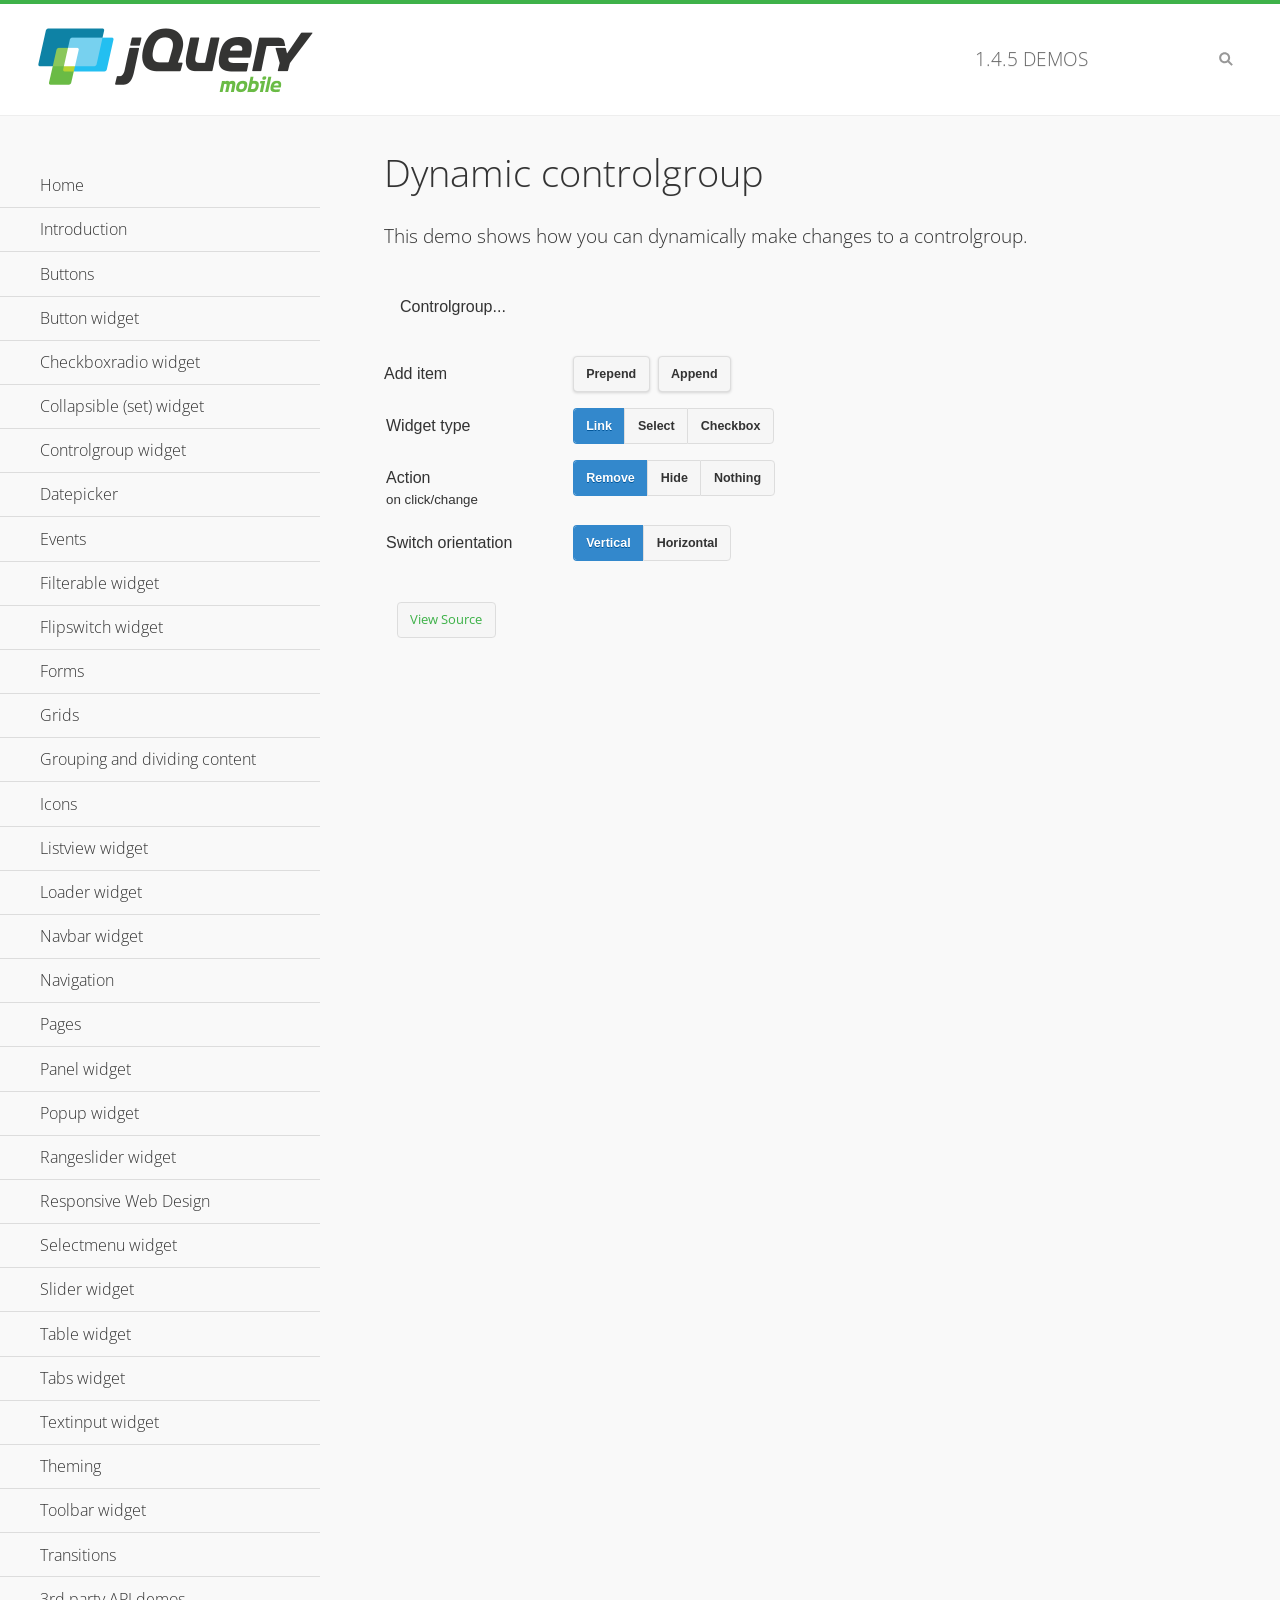
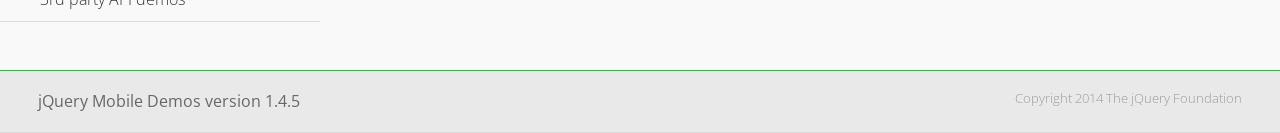
<file: jquery.mobile-1.4.5/demos/controlgroup-dynamic/index.html>
<!DOCTYPE html>
<html>
<head>
	<meta charset="utf-8">
	<meta name="viewport" content="width=device-width, initial-scale=1">
	<title>Dynamic controlgroup - jQuery Mobile Demos</title>
	<link rel="shortcut icon" href="../favicon.ico">
    <link rel="stylesheet" href="http://fonts.googleapis.com/css?family=Open+Sans:300,400,700">
	<link rel="stylesheet" href="../css/themes/default/jquery.mobile-1.4.5.min.css">
	<link rel="stylesheet" href="../_assets/css/jqm-demos.css">
	<script src="../js/jquery.js"></script>
	<script src="../_assets/js/index.js"></script>
	<script src="../js/jquery.mobile-1.4.5.min.js"></script>
	<script>
		( function( $, undefined ) {
			var counter = 0;
			$( document ).bind( "pagecreate", function( e ) {
				$( "#prepend, #append", e.target ).on( "click", function( e ) {
					counter++;

					var widgetType = $( "[name='radio-widget']:checked" ).attr( "id" ),
						group = $( "#my-controlgroup" ),
						$el,
						action = function() {
							var action = $( "[name='radio-action']:checked" ).attr( "id" );
							if ( $( $el[1] ).is( "select" ) && action === "hide" ) {
								$el = $( $el[1] ).parents( ".ui-select" );
							}
							$el[ action ]();
							group.controlgroup( "refresh" );
						};

					if ( widgetType === "link" ) {

						$el = $( "<a href='#'>Link " + counter + "</a>" ).bind( "click", action );
						$( "#my-controlgroup" ).controlgroup( "container" )[ $( this ).attr( "id" ) ]( $el );
						$el.buttonMarkup();

					} else if ( widgetType === "select" ) {

						$el = $( "<label for='widget" + counter + "'>Select " + counter + "</label><select id='widget" + counter + "'><option value='option1'>Select " + counter + "</option><option value='option2'>Select option</option></select>" );
						$( $el[ 1 ] ).bind( "change", action);
						$( "#my-controlgroup" ).controlgroup( "container" )[ $( this ).attr( "id" ) ]( $el );
						$( $el[ 1 ] ).selectmenu();

					} else {

						$el = $( "<label for='widget" + counter + "'>Checkbox " + counter + "</label><input type='checkbox' id='widget" + counter + "'></input>" );
						$( $el[ 1 ] ).bind( "change", action );
						$( "#my-controlgroup" ).controlgroup( "container" )[ $( this ).attr( "id" ) ]( $el );
						$( $el[ 1 ] ).checkboxradio();

					}

					group.controlgroup( "refresh" );
				});

				$( "[name='radio-orientation']" ).bind( "change", function( e ) {
					$( "#my-controlgroup" ).controlgroup( "option", "type", ( $( "#isHorizontal" ).is( ":checked" ) ? "horizontal" : "vertical" ) );
				});
			});
		})( jQuery );
	</script>
</head>
<body>
<div data-role="page" class="jqm-demos">

	<div data-role="header" class="jqm-header">
		<h2><a href="../" title="jQuery Mobile Demos home"><img src="../_assets/img/jquery-logo.png" alt="jQuery Mobile"></a></h2>
		<p><span class="jqm-version"></span> Demos</p>
		<a href="#" class="jqm-navmenu-link ui-btn ui-btn-icon-notext ui-corner-all ui-icon-bars ui-nodisc-icon ui-alt-icon ui-btn-left">Menu</a>
		<a href="#" class="jqm-search-link ui-btn ui-btn-icon-notext ui-corner-all ui-icon-search ui-nodisc-icon ui-alt-icon ui-btn-right">Search</a>
	</div><!-- /header -->

	<div role="main" class="ui-content jqm-content">

        <h1>Dynamic controlgroup</h1>

        <p>This demo shows how you can dynamically make changes to a controlgroup.</p>

        <div data-demo-html="true" data-demo-js="true">

            <form>
            	<div class="ui-body ui-body-d ui-corner-all">
                	<p>Controlgroup...</p>
                	<div data-role="controlgroup" id="my-controlgroup"><!-- items will be injected here --></div>
                </div>
            </form>

            <div class="ui-field-contain">
                <label for="prepend">Add item</label>
                <button id="prepend" data-mini="true" data-inline="true">Prepend</button>
                <label for="append" class="ui-hidden-accessible">Action</label>
                <button id="append" data-mini="true" data-inline="true">Append</button>
            </div>

            <form action="#" method="get">
            	<div class="ui-field-contain">
                    <fieldset data-role="controlgroup" data-type="horizontal" data-mini="true">
                        <legend>Widget type</legend>

                        <input type="radio" name="radio-widget" id="link" value="link" checked="checked">
                        <label for="link">Link</label>

                        <input type="radio" name="radio-widget" id="select" value="select">
                        <label for="select">Select</label>

                        <input type="radio" name="radio-widget" id="checkbox" value="checkbox">
                        <label for="checkbox">Checkbox</label>
                    </fieldset>
            	</div>

            	<div class="ui-field-contain">
                    <fieldset data-role="controlgroup" data-type="horizontal" data-mini="true">
                        <legend>Action<br><small>on click/change</small></legend>

                        <input type="radio" name="radio-action" id="remove" value="remove" checked="checked">
                        <label for="remove">Remove</label>

                        <input type="radio" name="radio-action" id="hide" value="hide">
                        <label for="hide">Hide</label>

                        <input type="radio" name="radio-action" id="width" value="width">
                        <label for="width">Nothing</label>
                    </fieldset>
            	</div>

            	<div class="ui-field-contain">
                    <fieldset data-role="controlgroup" data-type="horizontal" data-mini="true">
                        <legend>Switch orientation</legend>

                        <input type="radio" name="radio-orientation" id="isVertical" value="isVertical" checked="checked">
                        <label for="isVertical">Vertical</label>

                        <input type="radio" name="radio-orientation" id="isHorizontal" value="isHorizontal">
                        <label for="isHorizontal">Horizontal</label>
                    </fieldset>
            	</div>

            </form>

        </div><!--/demo-html -->

	</div><!-- /content -->
	    <div data-role="panel" class="jqm-navmenu-panel" data-position="left" data-display="overlay" data-theme="a">
	    	<ul class="jqm-list ui-alt-icon ui-nodisc-icon">
<li data-filtertext="demos homepage" data-icon="home"><a href=".././">Home</a></li>
<li data-filtertext="introduction overview getting started"><a href="../intro/" data-ajax="false">Introduction</a></li>
<li data-filtertext="buttons button markup buttonmarkup method anchor link button element"><a href="../button-markup/" data-ajax="false">Buttons</a></li>
<li data-filtertext="form button widget input button submit reset"><a href="../button/" data-ajax="false">Button widget</a></li>
<li data-role="collapsible" data-enhanced="true" data-collapsed-icon="carat-d" data-expanded-icon="carat-u" data-iconpos="right" data-inset="false" class="ui-collapsible ui-collapsible-themed-content ui-collapsible-collapsed">
	<h3 class="ui-collapsible-heading ui-collapsible-heading-collapsed">
		<a href="#" class="ui-collapsible-heading-toggle ui-btn ui-btn-icon-right ui-btn-inherit ui-icon-carat-d">
		    Checkboxradio widget<span class="ui-collapsible-heading-status"> click to expand contents</span>
		</a>
	</h3>
	<div class="ui-collapsible-content ui-body-inherit ui-collapsible-content-collapsed" aria-hidden="true">
		<ul>
			<li data-filtertext="form checkboxradio widget checkbox input checkboxes controlgroups"><a href="../checkboxradio-checkbox/" data-ajax="false">Checkboxes</a></li>
			<li data-filtertext="form checkboxradio widget radio input radio buttons controlgroups"><a href="../checkboxradio-radio/" data-ajax="false">Radio buttons</a></li>
		</ul>
	</div>
</li>
<li data-role="collapsible" data-enhanced="true" data-collapsed-icon="carat-d" data-expanded-icon="carat-u" data-iconpos="right" data-inset="false" class="ui-collapsible ui-collapsible-themed-content ui-collapsible-collapsed">
	<h3 class="ui-collapsible-heading ui-collapsible-heading-collapsed">
		<a href="#" class="ui-collapsible-heading-toggle ui-btn ui-btn-icon-right ui-btn-inherit ui-icon-carat-d">
			Collapsible (set) widget<span class="ui-collapsible-heading-status"> click to expand contents</span>
		</a>
	</h3>
	<div class="ui-collapsible-content ui-body-inherit ui-collapsible-content-collapsed" aria-hidden="true">
		<ul>
			<li data-filtertext="collapsibles content formatting"><a href="../collapsible/" data-ajax="false">Collapsible</a></li>
			<li data-filtertext="dynamic collapsible set accordion append expand"><a href="../collapsible-dynamic/" data-ajax="false">Dynamic collapsibles</a></li>
			<li data-filtertext="accordions collapsible set widget content formatting grouped collapsibles"><a href="../collapsibleset/" data-ajax="false">Collapsible set</a></li>
		</ul>
	</div>
</li>
<li data-role="collapsible" data-enhanced="true" data-collapsed-icon="carat-d" data-expanded-icon="carat-u" data-iconpos="right" data-inset="false" class="ui-collapsible ui-collapsible-themed-content ui-collapsible-collapsed">
	<h3 class="ui-collapsible-heading ui-collapsible-heading-collapsed">
		<a href="#" class="ui-collapsible-heading-toggle ui-btn ui-btn-icon-right ui-btn-inherit ui-icon-carat-d">
			Controlgroup widget<span class="ui-collapsible-heading-status"> click to expand contents</span>
		</a>
	</h3>
	<div class="ui-collapsible-content ui-body-inherit ui-collapsible-content-collapsed" aria-hidden="true">
		<ul>
			<li data-filtertext="controlgroups selectmenu checkboxradio input grouped buttons horizontal vertical"><a href="../controlgroup/" data-ajax="false">Controlgroup</a></li>
			<li data-filtertext="dynamic controlgroup dynamically add buttons"><a href="../controlgroup-dynamic/" data-ajax="false">Dynamic controlgroups</a></li>
		</ul>
	</div>
</li>
<li data-filtertext="form datepicker widget date input"><a href="../datepicker/" data-ajax="false">Datepicker</a></li>
<li data-role="collapsible" data-enhanced="true" data-collapsed-icon="carat-d" data-expanded-icon="carat-u" data-iconpos="right" data-inset="false" class="ui-collapsible ui-collapsible-themed-content ui-collapsible-collapsed">
	<h3 class="ui-collapsible-heading ui-collapsible-heading-collapsed">
		<a href="#" class="ui-collapsible-heading-toggle ui-btn ui-btn-icon-right ui-btn-inherit ui-icon-carat-d">
			Events<span class="ui-collapsible-heading-status"> click to expand contents</span>
		</a>
	</h3>
	<div class="ui-collapsible-content ui-body-inherit ui-collapsible-content-collapsed" aria-hidden="true">
		<ul>
			<li data-filtertext="swipe to delete list items listviews swipe events"><a href="../swipe-list/" data-ajax="false">Swipe list items</a></li>
			<li data-filtertext="swipe to navigate swipe page navigation swipe events"><a href="../swipe-page/" data-ajax="false">Swipe page navigation</a></li>
		</ul>
	</div>
</li>
<li data-filtertext="filterable filter elements sorting searching listview table"><a href="../filterable/" data-ajax="false">Filterable widget</a></li>
<li data-filtertext="form flipswitch widget flip toggle switch binary select checkbox input"><a href="../flipswitch/" data-ajax="false">Flipswitch widget</a></li>
<li data-role="collapsible" data-enhanced="true" data-collapsed-icon="carat-d" data-expanded-icon="carat-u" data-iconpos="right" data-inset="false" class="ui-collapsible ui-collapsible-themed-content ui-collapsible-collapsed">
	<h3 class="ui-collapsible-heading ui-collapsible-heading-collapsed">
		<a href="#" class="ui-collapsible-heading-toggle ui-btn ui-btn-icon-right ui-btn-inherit ui-icon-carat-d">
			Forms<span class="ui-collapsible-heading-status"> click to expand contents</span>
		</a>
	</h3>
	<div class="ui-collapsible-content ui-body-inherit ui-collapsible-content-collapsed" aria-hidden="true">
		<ul>
			<li data-filtertext="forms text checkbox radio range button submit reset inputs selects textarea slider flipswitch label form elements"><a href="../forms/" data-ajax="false">Forms</a></li>
			<li data-filtertext="form hide labels hidden accessible ui-hidden-accessible forms"><a href="../forms-label-hidden-accessible/" data-ajax="false">Hide labels</a></li>
			<li data-filtertext="form field containers fieldcontain ui-field-contain forms"><a href="../forms-field-contain/" data-ajax="false">Field containers</a></li>
			<li data-filtertext="forms disabled form elements"><a href="../forms-disabled/" data-ajax="false">Forms disabled</a></li>
			<li data-filtertext="forms gallery examples overview forms text checkbox radio range button submit reset inputs selects textarea slider flipswitch label form elements"><a href="../forms-gallery/" data-ajax="false">Forms gallery</a></li>
		</ul>
	</div>
</li>
<li data-role="collapsible" data-enhanced="true" data-collapsed-icon="carat-d" data-expanded-icon="carat-u" data-iconpos="right" data-inset="false" class="ui-collapsible ui-collapsible-themed-content ui-collapsible-collapsed">
	<h3 class="ui-collapsible-heading ui-collapsible-heading-collapsed">
		<a href="#" class="ui-collapsible-heading-toggle ui-btn ui-btn-icon-right ui-btn-inherit ui-icon-carat-d">
			Grids<span class="ui-collapsible-heading-status"> click to expand contents</span>
		</a>
	</h3>
	<div class="ui-collapsible-content ui-body-inherit ui-collapsible-content-collapsed" aria-hidden="true">
		<ul>
			<li data-filtertext="grids columns blocks content formatting rwd responsive css framework"><a href="../grids/" data-ajax="false">Grids</a></li>
			<li data-filtertext="buttons in grids css framework"><a href="../grids-buttons/" data-ajax="false">Buttons in grids</a></li>
			<li data-filtertext="custom responsive grids rwd css framework"><a href="../grids-custom-responsive/" data-ajax="false">Custom responsive grids</a></li>
		</ul>
	</div>
</li>
<li data-filtertext="blocks content formatting sections heading"><a href="../body-bar-classes/" data-ajax="false">Grouping and dividing content</a></li>
<li data-role="collapsible" data-enhanced="true" data-collapsed-icon="carat-d" data-expanded-icon="carat-u" data-iconpos="right" data-inset="false" class="ui-collapsible ui-collapsible-themed-content ui-collapsible-collapsed">
	<h3 class="ui-collapsible-heading ui-collapsible-heading-collapsed">
		<a href="#" class="ui-collapsible-heading-toggle ui-btn ui-btn-icon-right ui-btn-inherit ui-icon-carat-d">
			Icons<span class="ui-collapsible-heading-status"> click to expand contents</span>
		</a>
	</h3>
	<div class="ui-collapsible-content ui-body-inherit ui-collapsible-content-collapsed" aria-hidden="true">
		<ul>
			<li data-filtertext="button icons svg disc alt custom icon position"><a href="../icons/" data-ajax="false">Icons</a></li>
			<li data-filtertext=""><a href="../icons-grunticon/" data-ajax="false">Grunticon loader</a></li>
		</ul>
	</div>
</li>
<li data-role="collapsible" data-enhanced="true" data-collapsed-icon="carat-d" data-expanded-icon="carat-u" data-iconpos="right" data-inset="false" class="ui-collapsible ui-collapsible-themed-content ui-collapsible-collapsed">
	<h3 class="ui-collapsible-heading ui-collapsible-heading-collapsed">
		<a href="#" class="ui-collapsible-heading-toggle ui-btn ui-btn-icon-right ui-btn-inherit ui-icon-carat-d">
			Listview widget<span class="ui-collapsible-heading-status"> click to expand contents</span>
		</a>
	</h3>
	<div class="ui-collapsible-content ui-body-inherit ui-collapsible-content-collapsed" aria-hidden="true">
		<ul>
			<li data-filtertext="listview widget thumbnails icons nested split button collapsible ul ol"><a href="../listview/" data-ajax="false">Listview</a></li>
			<li data-filtertext="autocomplete filterable reveal listview filtertextbeforefilter placeholder"><a href="../listview-autocomplete/" data-ajax="false">Listview autocomplete</a></li>
			<li data-filtertext="autocomplete filterable reveal listview remote data filtertextbeforefilter placeholder"><a href="../listview-autocomplete-remote/" data-ajax="false">Listview autocomplete remote data</a></li>
			<li data-filtertext="autodividers anchor jump scroll linkbars listview lists ul ol"><a href="../listview-autodividers-linkbar/" data-ajax="false">Listview autodividers linkbar</a></li>
			<li data-filtertext="listview autodividers selector autodividersselector lists ul ol"><a href="../listview-autodividers-selector/" data-ajax="false">Listview autodividers selector</a></li>
			<li data-filtertext="listview nested list items"><a href="../listview-nested-lists/" data-ajax="false">Nested Listviews</a></li>
			<li data-filtertext="listview collapsible list items flat"><a href="../listview-collapsible-item-flat/" data-ajax="false">Listview collapsible list items (flat)</a></li>
			<li data-filtertext="listview collapsible list indented"><a href="../listview-collapsible-item-indented/" data-ajax="false">Listview collapsible list items (indented)</a></li>
			<li data-filtertext="grid listview responsive grids responsive listviews lists ul"><a href="../listview-grid/" data-ajax="false">Listview responsive grid</a></li>
		</ul>
	</div>
</li>
<li data-filtertext="loader widget page loading navigation overlay spinner"><a href="../loader/" data-ajax="false">Loader widget</a></li>
<li data-filtertext="navbar widget navmenu toolbars header footer"><a href="../navbar/" data-ajax="false">Navbar widget</a></li>
<li data-role="collapsible" data-enhanced="true" data-collapsed-icon="carat-d" data-expanded-icon="carat-u" data-iconpos="right" data-inset="false" class="ui-collapsible ui-collapsible-themed-content ui-collapsible-collapsed">
	<h3 class="ui-collapsible-heading ui-collapsible-heading-collapsed">
		<a href="#" class="ui-collapsible-heading-toggle ui-btn ui-btn-icon-right ui-btn-inherit ui-icon-carat-d">
			Navigation<span class="ui-collapsible-heading-status"> click to expand contents</span>
		</a>
	</h3>
	<div class="ui-collapsible-content ui-body-inherit ui-collapsible-content-collapsed" aria-hidden="true">
		<ul>
			<li data-filtertext="ajax navigation navigate widget history event method"><a href="../navigation/" data-ajax="false">Navigation</a></li>
			<li data-filtertext="linking pages page links navigation ajax prefetch cache"><a href="../navigation-linking-pages/" data-ajax="false">Linking pages</a></li>
			<!-- <li data-filtertext="php redirect server redirection server-side navigation"><a href="../navigation-php-redirect/" data-ajax="false">PHP redirect demo</a></li>-->
			<li data-filtertext="navigation redirection hash query"><a href="../navigation-hash-processing/" data-ajax="false">Hash processing demo</a></li>
			<li data-filtertext="navigation redirection hash query"><a href="../page-events/" data-ajax="false">Page Navigation Events</a></li>
		</ul>
	</div>
</li>
<li data-role="collapsible" data-enhanced="true" data-collapsed-icon="carat-d" data-expanded-icon="carat-u" data-iconpos="right" data-inset="false" class="ui-collapsible ui-collapsible-themed-content ui-collapsible-collapsed">
	<h3 class="ui-collapsible-heading ui-collapsible-heading-collapsed">
		<a href="#" class="ui-collapsible-heading-toggle ui-btn ui-btn-icon-right ui-btn-inherit ui-icon-carat-d">
			Pages<span class="ui-collapsible-heading-status"> click to expand contents</span>
		</a>
	</h3>
	<div class="ui-collapsible-content ui-body-inherit ui-collapsible-content-collapsed" aria-hidden="true">
		<ul>
			<li data-filtertext="pages page widget ajax navigation"><a href="../pages/" data-ajax="false">Pages</a></li>
			<li data-filtertext="single page"><a href="../pages-single-page/" data-ajax="false">Single page</a></li>
			<li data-filtertext="multipage multi-page page"><a href="../pages-multi-page/" data-ajax="false">Multi-page template</a></li>
			<li data-filtertext="dialog page widget modal popup"><a href="../pages-dialog/" data-ajax="false">Dialog page</a></li>
		</ul>
	</div>
</li>
<li data-role="collapsible" data-enhanced="true" data-collapsed-icon="carat-d" data-expanded-icon="carat-u" data-iconpos="right" data-inset="false" class="ui-collapsible ui-collapsible-themed-content ui-collapsible-collapsed">
	<h3 class="ui-collapsible-heading ui-collapsible-heading-collapsed">
		<a href="#" class="ui-collapsible-heading-toggle ui-btn ui-btn-icon-right ui-btn-inherit ui-icon-carat-d">
			Panel widget<span class="ui-collapsible-heading-status"> click to expand contents</span>
		</a>
	</h3>
	<div class="ui-collapsible-content ui-body-inherit ui-collapsible-content-collapsed" aria-hidden="true">
		<ul>
			<li data-filtertext="panel widget sliding panels reveal push overlay responsive"><a href="../panel/" data-ajax="false">Panel</a></li>
			<li data-filtertext=""><a href="../panel-external/" data-ajax="false">External panels</a></li>
			<li data-filtertext="panel "><a href="../panel-fixed/" data-ajax="false">Fixed panels</a></li>
			<li data-filtertext="panel slide panels sliding panels shadow rwd responsive breakpoint"><a href="../panel-responsive/" data-ajax="false">Panels responsive</a></li>
			<li data-filtertext="panel custom style custom panel width reveal shadow listview panel styling page background wrapper"><a href="../panel-styling/" data-ajax="false">Custom panel style</a></li>
			<li data-filtertext="panel open on swipe"><a href="../panel-swipe-open/" data-ajax="false">Panel open on swipe</a></li>
			<li data-filtertext="panels outside page internal external toolbars"><a href="../panel-external-internal/" data-ajax="false">Panel external and internal</a></li>
		</ul>
	</div>
</li>
<li data-role="collapsible" data-enhanced="true" data-collapsed-icon="carat-d" data-expanded-icon="carat-u" data-iconpos="right" data-inset="false" class="ui-collapsible ui-collapsible-themed-content ui-collapsible-collapsed">
	<h3 class="ui-collapsible-heading ui-collapsible-heading-collapsed">
		<a href="#" class="ui-collapsible-heading-toggle ui-btn ui-btn-icon-right ui-btn-inherit ui-icon-carat-d">
			Popup widget<span class="ui-collapsible-heading-status"> click to expand contents</span>
		</a>
	</h3>
	<div class="ui-collapsible-content ui-body-inherit ui-collapsible-content-collapsed" aria-hidden="true">
		<ul>
			<li data-filtertext="popup widget popups dialog modal transition tooltip lightbox form overlay screen flip pop fade transition"><a href="../popup/" data-ajax="false">Popup</a></li>
			<li data-filtertext="popup alignment position"><a href="../popup-alignment/" data-ajax="false">Popup alignment</a></li>
			<li data-filtertext="popup arrow size popups popover"><a href="../popup-arrow-size/" data-ajax="false">Popup arrow size</a></li>
			<li data-filtertext="dynamic popups popup images lightbox"><a href="../popup-dynamic/" data-ajax="false">Dynamic popups</a></li>
			<li data-filtertext="popups with iframes scaling"><a href="../popup-iframe/" data-ajax="false">Popups with iframes</a></li>
			<li data-filtertext="popup image scaling"><a href="../popup-image-scaling/" data-ajax="false">Popup image scaling</a></li>
			<li data-filtertext="external popup outside multi-page"><a href="../popup-outside-multipage/" data-ajax="false">Popup outside multi-page</a></li>
		</ul>
	</div>
</li>
<li data-filtertext="form rangeslider widget dual sliders dual handle sliders range input"><a href="../rangeslider/" data-ajax="false">Rangeslider widget</a></li>
<li data-filtertext="responsive web design rwd adaptive progressive enhancement PE accessible mobile breakpoints media query media queries"><a href="../rwd/" data-ajax="false">Responsive Web Design</a></li>
<li data-role="collapsible" data-enhanced="true" data-collapsed-icon="carat-d" data-expanded-icon="carat-u" data-iconpos="right" data-inset="false" class="ui-collapsible ui-collapsible-themed-content ui-collapsible-collapsed">
	<h3 class="ui-collapsible-heading ui-collapsible-heading-collapsed">
		<a href="#" class="ui-collapsible-heading-toggle ui-btn ui-btn-icon-right ui-btn-inherit ui-icon-carat-d">
			Selectmenu widget<span class="ui-collapsible-heading-status"> click to expand contents</span>
		</a>
	</h3>
	<div class="ui-collapsible-content ui-body-inherit ui-collapsible-content-collapsed" aria-hidden="true">
		<ul>
			<li data-filtertext="form selectmenu widget select input custom select menu selects"><a href="../selectmenu/" data-ajax="false">Selectmenu</a></li>
			<li data-filtertext="form custom select menu selectmenu widget custom menu option optgroup multiple selects"><a href="../selectmenu-custom/" data-ajax="false">Custom select menu</a></li>
			<li data-filtertext="filterable select filter popup dialog"><a href="../selectmenu-custom-filter/" data-ajax="false">Custom select menu with filter</a></li>
		</ul>
	</div>
</li>
<li data-role="collapsible" data-enhanced="true" data-collapsed-icon="carat-d" data-expanded-icon="carat-u" data-iconpos="right" data-inset="false" class="ui-collapsible ui-collapsible-themed-content ui-collapsible-collapsed">
	<h3 class="ui-collapsible-heading ui-collapsible-heading-collapsed">
		<a href="#" class="ui-collapsible-heading-toggle ui-btn ui-btn-icon-right ui-btn-inherit ui-icon-carat-d">
			Slider widget<span class="ui-collapsible-heading-status"> click to expand contents</span>
		</a>
	</h3>
	<div class="ui-collapsible-content ui-body-inherit ui-collapsible-content-collapsed" aria-hidden="true">
		<ul>
			<li data-filtertext="form slider widget range input single sliders"><a href="../slider/" data-ajax="false">Slider</a></li>
			<li data-filtertext="form slider widget flipswitch slider binary select flip toggle switch"><a href="../slider-flipswitch/" data-ajax="false">Slider flip toggle switch</a></li>
			<li data-filtertext="form slider tooltip handle value input range sliders"><a href="../slider-tooltip/" data-ajax="false">Slider tooltip</a></li>
		</ul>
	</div>
</li>
<li data-role="collapsible" data-enhanced="true" data-collapsed-icon="carat-d" data-expanded-icon="carat-u" data-iconpos="right" data-inset="false" class="ui-collapsible ui-collapsible-themed-content ui-collapsible-collapsed">
	<h3 class="ui-collapsible-heading ui-collapsible-heading-collapsed">
		<a href="#" class="ui-collapsible-heading-toggle ui-btn ui-btn-icon-right ui-btn-inherit ui-icon-carat-d">
			Table widget<span class="ui-collapsible-heading-status"> click to expand contents</span>
		</a>
	</h3>
	<div class="ui-collapsible-content ui-body-inherit ui-collapsible-content-collapsed" aria-hidden="true">
		<ul>
			<li data-filtertext="table widget reflow column toggle th td responsive tables rwd hide show tabular"><a href="../table-column-toggle/" data-ajax="false">Table Column Toggle</a></li>
			<li data-filtertext="table column toggle phone comparison demo"><a href="../table-column-toggle-example/" data-ajax="false">Table Column Toggle demo</a></li>
			<li data-filtertext="responsive tables table column toggle heading groups rwd breakpoint"><a href="../table-column-toggle-heading-groups/" data-ajax="false">Table Column Toggle heading groups</a></li>
			<li data-filtertext="responsive tables table column toggle hide rwd breakpoint customization options"><a href="../table-column-toggle-options/" data-ajax="false">Table Column Toggle options</a></li>
			<li data-filtertext="table reflow th td responsive rwd columns tabular"><a href="../table-reflow/" data-ajax="false">Table Reflow</a></li>
			<li data-filtertext="responsive tables table reflow heading groups rwd breakpoint"><a href="../table-reflow-heading-groups/" data-ajax="false">Table Reflow heading groups</a></li>
			<li data-filtertext="responsive tables table reflow stripes strokes table style"><a href="../table-reflow-stripes-strokes/" data-ajax="false">Table Reflow stripes and strokes</a></li>
			<li data-filtertext="responsive tables table reflow stack custom styles"><a href="../table-reflow-styling/" data-ajax="false">Table Reflow custom styles</a></li>
		</ul>
	</div>
</li>
<li data-filtertext="ui tabs widget"><a href="../tabs/" data-ajax="false">Tabs widget</a></li>
<li data-filtertext="form textinput widget text input textarea number date time tel email file color password"><a href="../textinput/" data-ajax="false">Textinput widget</a></li>
<li data-role="collapsible" data-enhanced="true" data-collapsed-icon="carat-d" data-expanded-icon="carat-u" data-iconpos="right" data-inset="false" class="ui-collapsible ui-collapsible-themed-content ui-collapsible-collapsed">
	<h3 class="ui-collapsible-heading ui-collapsible-heading-collapsed">
		<a href="#" class="ui-collapsible-heading-toggle ui-btn ui-btn-icon-right ui-btn-inherit ui-icon-carat-d">
			Theming<span class="ui-collapsible-heading-status"> click to expand contents</span>
		</a>
	</h3>
	<div class="ui-collapsible-content ui-body-inherit ui-collapsible-content-collapsed" aria-hidden="true">
		<ul>
			<li data-filtertext="default theme swatches theming style css"><a href="../theme-default/" data-ajax="false">Default theme</a></li>
			<li data-filtertext="classic theme old theme swatches theming style css"><a href="../theme-classic/" data-ajax="false">Classic theme</a></li>
		</ul>
	</div>
</li>
<li data-role="collapsible" data-enhanced="true" data-collapsed-icon="carat-d" data-expanded-icon="carat-u" data-iconpos="right" data-inset="false" class="ui-collapsible ui-collapsible-themed-content ui-collapsible-collapsed">
	<h3 class="ui-collapsible-heading ui-collapsible-heading-collapsed">
		<a href="#" class="ui-collapsible-heading-toggle ui-btn ui-btn-icon-right ui-btn-inherit ui-icon-carat-d">
			Toolbar widget<span class="ui-collapsible-heading-status"> click to expand contents</span>
		</a>
	</h3>
	<div class="ui-collapsible-content ui-body-inherit ui-collapsible-content-collapsed" aria-hidden="true">
		<ul>
			<li data-filtertext="toolbar widget header footer toolbars fixed fullscreen external sections"><a href="../toolbar/" data-ajax="false">Toolbar</a></li>
			<li data-filtertext="dynamic toolbars dynamically add toolbar header footer"><a href="../toolbar-dynamic/" data-ajax="false">Dynamic toolbars</a></li>
			<li data-filtertext="external toolbars header footer"><a href="../toolbar-external/" data-ajax="false">External toolbars</a></li>
			<li data-filtertext="fixed toolbars header footer"><a href="../toolbar-fixed/" data-ajax="false">Fixed toolbars</a></li>
			<li data-filtertext="fixed fullscreen toolbars header footer"><a href="../toolbar-fixed-fullscreen/" data-ajax="false">Fullscreen toolbars</a></li>
			<li data-filtertext="external fixed toolbars header footer"><a href="../toolbar-fixed-external/" data-ajax="false">Fixed external toolbars</a></li>
			<li data-filtertext="external persistent toolbars header footer navbar navmenu"><a href="../toolbar-fixed-persistent/" data-ajax="false">Persistent toolbars</a></li>
			<li data-filtertext="external ajax optimized toolbars persistent toolbars header footer navbar"><a href="../toolbar-fixed-persistent-optimized/" data-ajax="false">Ajax optimized toolbars</a></li>
			<li data-filtertext="form in toolbars header footer"><a href="../toolbar-fixed-forms/" data-ajax="false">Form in toolbar</a></li>
		</ul>
	</div>
</li>
<li data-filtertext="page transitions animated pages popup navigation flip slide fade pop"><a href="../transitions/" data-ajax="false">Transitions</a></li>
<li data-role="collapsible" data-enhanced="true" data-collapsed-icon="carat-d" data-expanded-icon="carat-u" data-iconpos="right" data-inset="false" class="ui-collapsible ui-collapsible-themed-content ui-collapsible-collapsed">
	<h3 class="ui-collapsible-heading ui-collapsible-heading-collapsed">
		<a href="#" class="ui-collapsible-heading-toggle ui-btn ui-btn-icon-right ui-btn-inherit ui-icon-carat-d">
			3rd party API demos<span class="ui-collapsible-heading-status"> click to expand contents</span>
		</a>
	</h3>
	<div class="ui-collapsible-content ui-body-inherit ui-collapsible-content-collapsed" aria-hidden="true">
		<ul>
			<li data-filtertext="backbone requirejs navigation router"><a href="../backbone-requirejs/" data-ajax="false">Backbone RequireJS</a></li>
			<li data-filtertext="google maps geolocation demo"><a href="../map-geolocation/" data-ajax="false">Google Maps geolocation</a></li>
			<li data-filtertext="google maps hybrid"><a href="../map-list-toggle/" data-ajax="false">Google Maps list toggle</a></li>
		</ul>
	</div>
</li>



		     </ul>
		</div><!-- /panel -->


	<div data-role="footer" data-position="fixed" data-tap-toggle="false" class="jqm-footer">
		<p>jQuery Mobile Demos version <span class="jqm-version"></span></p>
		<p>Copyright 2014 The jQuery Foundation</p>
	</div><!-- /footer -->
	<!-- TODO: This should become an external panel so we can add input to markup (unique ID) -->
    <div data-role="panel" class="jqm-search-panel" data-position="right" data-display="overlay" data-theme="a">
		<div class="jqm-search">
			<ul class="jqm-list" data-filter-placeholder="Search demos..." data-filter-reveal="true">
<li data-filtertext="demos homepage" data-icon="home"><a href=".././">Home</a></li>
<li data-filtertext="introduction overview getting started"><a href="../intro/" data-ajax="false">Introduction</a></li>
<li data-filtertext="buttons button markup buttonmarkup method anchor link button element"><a href="../button-markup/" data-ajax="false">Buttons</a></li>
<li data-filtertext="form button widget input button submit reset"><a href="../button/" data-ajax="false">Button widget</a></li>
<li data-role="collapsible" data-enhanced="true" data-collapsed-icon="carat-d" data-expanded-icon="carat-u" data-iconpos="right" data-inset="false" class="ui-collapsible ui-collapsible-themed-content ui-collapsible-collapsed">
	<h3 class="ui-collapsible-heading ui-collapsible-heading-collapsed">
		<a href="#" class="ui-collapsible-heading-toggle ui-btn ui-btn-icon-right ui-btn-inherit ui-icon-carat-d">
		    Checkboxradio widget<span class="ui-collapsible-heading-status"> click to expand contents</span>
		</a>
	</h3>
	<div class="ui-collapsible-content ui-body-inherit ui-collapsible-content-collapsed" aria-hidden="true">
		<ul>
			<li data-filtertext="form checkboxradio widget checkbox input checkboxes controlgroups"><a href="../checkboxradio-checkbox/" data-ajax="false">Checkboxes</a></li>
			<li data-filtertext="form checkboxradio widget radio input radio buttons controlgroups"><a href="../checkboxradio-radio/" data-ajax="false">Radio buttons</a></li>
		</ul>
	</div>
</li>
<li data-role="collapsible" data-enhanced="true" data-collapsed-icon="carat-d" data-expanded-icon="carat-u" data-iconpos="right" data-inset="false" class="ui-collapsible ui-collapsible-themed-content ui-collapsible-collapsed">
	<h3 class="ui-collapsible-heading ui-collapsible-heading-collapsed">
		<a href="#" class="ui-collapsible-heading-toggle ui-btn ui-btn-icon-right ui-btn-inherit ui-icon-carat-d">
			Collapsible (set) widget<span class="ui-collapsible-heading-status"> click to expand contents</span>
		</a>
	</h3>
	<div class="ui-collapsible-content ui-body-inherit ui-collapsible-content-collapsed" aria-hidden="true">
		<ul>
			<li data-filtertext="collapsibles content formatting"><a href="../collapsible/" data-ajax="false">Collapsible</a></li>
			<li data-filtertext="dynamic collapsible set accordion append expand"><a href="../collapsible-dynamic/" data-ajax="false">Dynamic collapsibles</a></li>
			<li data-filtertext="accordions collapsible set widget content formatting grouped collapsibles"><a href="../collapsibleset/" data-ajax="false">Collapsible set</a></li>
		</ul>
	</div>
</li>
<li data-role="collapsible" data-enhanced="true" data-collapsed-icon="carat-d" data-expanded-icon="carat-u" data-iconpos="right" data-inset="false" class="ui-collapsible ui-collapsible-themed-content ui-collapsible-collapsed">
	<h3 class="ui-collapsible-heading ui-collapsible-heading-collapsed">
		<a href="#" class="ui-collapsible-heading-toggle ui-btn ui-btn-icon-right ui-btn-inherit ui-icon-carat-d">
			Controlgroup widget<span class="ui-collapsible-heading-status"> click to expand contents</span>
		</a>
	</h3>
	<div class="ui-collapsible-content ui-body-inherit ui-collapsible-content-collapsed" aria-hidden="true">
		<ul>
			<li data-filtertext="controlgroups selectmenu checkboxradio input grouped buttons horizontal vertical"><a href="../controlgroup/" data-ajax="false">Controlgroup</a></li>
			<li data-filtertext="dynamic controlgroup dynamically add buttons"><a href="../controlgroup-dynamic/" data-ajax="false">Dynamic controlgroups</a></li>
		</ul>
	</div>
</li>
<li data-filtertext="form datepicker widget date input"><a href="../datepicker/" data-ajax="false">Datepicker</a></li>
<li data-role="collapsible" data-enhanced="true" data-collapsed-icon="carat-d" data-expanded-icon="carat-u" data-iconpos="right" data-inset="false" class="ui-collapsible ui-collapsible-themed-content ui-collapsible-collapsed">
	<h3 class="ui-collapsible-heading ui-collapsible-heading-collapsed">
		<a href="#" class="ui-collapsible-heading-toggle ui-btn ui-btn-icon-right ui-btn-inherit ui-icon-carat-d">
			Events<span class="ui-collapsible-heading-status"> click to expand contents</span>
		</a>
	</h3>
	<div class="ui-collapsible-content ui-body-inherit ui-collapsible-content-collapsed" aria-hidden="true">
		<ul>
			<li data-filtertext="swipe to delete list items listviews swipe events"><a href="../swipe-list/" data-ajax="false">Swipe list items</a></li>
			<li data-filtertext="swipe to navigate swipe page navigation swipe events"><a href="../swipe-page/" data-ajax="false">Swipe page navigation</a></li>
		</ul>
	</div>
</li>
<li data-filtertext="filterable filter elements sorting searching listview table"><a href="../filterable/" data-ajax="false">Filterable widget</a></li>
<li data-filtertext="form flipswitch widget flip toggle switch binary select checkbox input"><a href="../flipswitch/" data-ajax="false">Flipswitch widget</a></li>
<li data-role="collapsible" data-enhanced="true" data-collapsed-icon="carat-d" data-expanded-icon="carat-u" data-iconpos="right" data-inset="false" class="ui-collapsible ui-collapsible-themed-content ui-collapsible-collapsed">
	<h3 class="ui-collapsible-heading ui-collapsible-heading-collapsed">
		<a href="#" class="ui-collapsible-heading-toggle ui-btn ui-btn-icon-right ui-btn-inherit ui-icon-carat-d">
			Forms<span class="ui-collapsible-heading-status"> click to expand contents</span>
		</a>
	</h3>
	<div class="ui-collapsible-content ui-body-inherit ui-collapsible-content-collapsed" aria-hidden="true">
		<ul>
			<li data-filtertext="forms text checkbox radio range button submit reset inputs selects textarea slider flipswitch label form elements"><a href="../forms/" data-ajax="false">Forms</a></li>
			<li data-filtertext="form hide labels hidden accessible ui-hidden-accessible forms"><a href="../forms-label-hidden-accessible/" data-ajax="false">Hide labels</a></li>
			<li data-filtertext="form field containers fieldcontain ui-field-contain forms"><a href="../forms-field-contain/" data-ajax="false">Field containers</a></li>
			<li data-filtertext="forms disabled form elements"><a href="../forms-disabled/" data-ajax="false">Forms disabled</a></li>
			<li data-filtertext="forms gallery examples overview forms text checkbox radio range button submit reset inputs selects textarea slider flipswitch label form elements"><a href="../forms-gallery/" data-ajax="false">Forms gallery</a></li>
		</ul>
	</div>
</li>
<li data-role="collapsible" data-enhanced="true" data-collapsed-icon="carat-d" data-expanded-icon="carat-u" data-iconpos="right" data-inset="false" class="ui-collapsible ui-collapsible-themed-content ui-collapsible-collapsed">
	<h3 class="ui-collapsible-heading ui-collapsible-heading-collapsed">
		<a href="#" class="ui-collapsible-heading-toggle ui-btn ui-btn-icon-right ui-btn-inherit ui-icon-carat-d">
			Grids<span class="ui-collapsible-heading-status"> click to expand contents</span>
		</a>
	</h3>
	<div class="ui-collapsible-content ui-body-inherit ui-collapsible-content-collapsed" aria-hidden="true">
		<ul>
			<li data-filtertext="grids columns blocks content formatting rwd responsive css framework"><a href="../grids/" data-ajax="false">Grids</a></li>
			<li data-filtertext="buttons in grids css framework"><a href="../grids-buttons/" data-ajax="false">Buttons in grids</a></li>
			<li data-filtertext="custom responsive grids rwd css framework"><a href="../grids-custom-responsive/" data-ajax="false">Custom responsive grids</a></li>
		</ul>
	</div>
</li>
<li data-filtertext="blocks content formatting sections heading"><a href="../body-bar-classes/" data-ajax="false">Grouping and dividing content</a></li>
<li data-role="collapsible" data-enhanced="true" data-collapsed-icon="carat-d" data-expanded-icon="carat-u" data-iconpos="right" data-inset="false" class="ui-collapsible ui-collapsible-themed-content ui-collapsible-collapsed">
	<h3 class="ui-collapsible-heading ui-collapsible-heading-collapsed">
		<a href="#" class="ui-collapsible-heading-toggle ui-btn ui-btn-icon-right ui-btn-inherit ui-icon-carat-d">
			Icons<span class="ui-collapsible-heading-status"> click to expand contents</span>
		</a>
	</h3>
	<div class="ui-collapsible-content ui-body-inherit ui-collapsible-content-collapsed" aria-hidden="true">
		<ul>
			<li data-filtertext="button icons svg disc alt custom icon position"><a href="../icons/" data-ajax="false">Icons</a></li>
			<li data-filtertext=""><a href="../icons-grunticon/" data-ajax="false">Grunticon loader</a></li>
		</ul>
	</div>
</li>
<li data-role="collapsible" data-enhanced="true" data-collapsed-icon="carat-d" data-expanded-icon="carat-u" data-iconpos="right" data-inset="false" class="ui-collapsible ui-collapsible-themed-content ui-collapsible-collapsed">
	<h3 class="ui-collapsible-heading ui-collapsible-heading-collapsed">
		<a href="#" class="ui-collapsible-heading-toggle ui-btn ui-btn-icon-right ui-btn-inherit ui-icon-carat-d">
			Listview widget<span class="ui-collapsible-heading-status"> click to expand contents</span>
		</a>
	</h3>
	<div class="ui-collapsible-content ui-body-inherit ui-collapsible-content-collapsed" aria-hidden="true">
		<ul>
			<li data-filtertext="listview widget thumbnails icons nested split button collapsible ul ol"><a href="../listview/" data-ajax="false">Listview</a></li>
			<li data-filtertext="autocomplete filterable reveal listview filtertextbeforefilter placeholder"><a href="../listview-autocomplete/" data-ajax="false">Listview autocomplete</a></li>
			<li data-filtertext="autocomplete filterable reveal listview remote data filtertextbeforefilter placeholder"><a href="../listview-autocomplete-remote/" data-ajax="false">Listview autocomplete remote data</a></li>
			<li data-filtertext="autodividers anchor jump scroll linkbars listview lists ul ol"><a href="../listview-autodividers-linkbar/" data-ajax="false">Listview autodividers linkbar</a></li>
			<li data-filtertext="listview autodividers selector autodividersselector lists ul ol"><a href="../listview-autodividers-selector/" data-ajax="false">Listview autodividers selector</a></li>
			<li data-filtertext="listview nested list items"><a href="../listview-nested-lists/" data-ajax="false">Nested Listviews</a></li>
			<li data-filtertext="listview collapsible list items flat"><a href="../listview-collapsible-item-flat/" data-ajax="false">Listview collapsible list items (flat)</a></li>
			<li data-filtertext="listview collapsible list indented"><a href="../listview-collapsible-item-indented/" data-ajax="false">Listview collapsible list items (indented)</a></li>
			<li data-filtertext="grid listview responsive grids responsive listviews lists ul"><a href="../listview-grid/" data-ajax="false">Listview responsive grid</a></li>
		</ul>
	</div>
</li>
<li data-filtertext="loader widget page loading navigation overlay spinner"><a href="../loader/" data-ajax="false">Loader widget</a></li>
<li data-filtertext="navbar widget navmenu toolbars header footer"><a href="../navbar/" data-ajax="false">Navbar widget</a></li>
<li data-role="collapsible" data-enhanced="true" data-collapsed-icon="carat-d" data-expanded-icon="carat-u" data-iconpos="right" data-inset="false" class="ui-collapsible ui-collapsible-themed-content ui-collapsible-collapsed">
	<h3 class="ui-collapsible-heading ui-collapsible-heading-collapsed">
		<a href="#" class="ui-collapsible-heading-toggle ui-btn ui-btn-icon-right ui-btn-inherit ui-icon-carat-d">
			Navigation<span class="ui-collapsible-heading-status"> click to expand contents</span>
		</a>
	</h3>
	<div class="ui-collapsible-content ui-body-inherit ui-collapsible-content-collapsed" aria-hidden="true">
		<ul>
			<li data-filtertext="ajax navigation navigate widget history event method"><a href="../navigation/" data-ajax="false">Navigation</a></li>
			<li data-filtertext="linking pages page links navigation ajax prefetch cache"><a href="../navigation-linking-pages/" data-ajax="false">Linking pages</a></li>
			<!-- <li data-filtertext="php redirect server redirection server-side navigation"><a href="../navigation-php-redirect/" data-ajax="false">PHP redirect demo</a></li>-->
			<li data-filtertext="navigation redirection hash query"><a href="../navigation-hash-processing/" data-ajax="false">Hash processing demo</a></li>
			<li data-filtertext="navigation redirection hash query"><a href="../page-events/" data-ajax="false">Page Navigation Events</a></li>
		</ul>
	</div>
</li>
<li data-role="collapsible" data-enhanced="true" data-collapsed-icon="carat-d" data-expanded-icon="carat-u" data-iconpos="right" data-inset="false" class="ui-collapsible ui-collapsible-themed-content ui-collapsible-collapsed">
	<h3 class="ui-collapsible-heading ui-collapsible-heading-collapsed">
		<a href="#" class="ui-collapsible-heading-toggle ui-btn ui-btn-icon-right ui-btn-inherit ui-icon-carat-d">
			Pages<span class="ui-collapsible-heading-status"> click to expand contents</span>
		</a>
	</h3>
	<div class="ui-collapsible-content ui-body-inherit ui-collapsible-content-collapsed" aria-hidden="true">
		<ul>
			<li data-filtertext="pages page widget ajax navigation"><a href="../pages/" data-ajax="false">Pages</a></li>
			<li data-filtertext="single page"><a href="../pages-single-page/" data-ajax="false">Single page</a></li>
			<li data-filtertext="multipage multi-page page"><a href="../pages-multi-page/" data-ajax="false">Multi-page template</a></li>
			<li data-filtertext="dialog page widget modal popup"><a href="../pages-dialog/" data-ajax="false">Dialog page</a></li>
		</ul>
	</div>
</li>
<li data-role="collapsible" data-enhanced="true" data-collapsed-icon="carat-d" data-expanded-icon="carat-u" data-iconpos="right" data-inset="false" class="ui-collapsible ui-collapsible-themed-content ui-collapsible-collapsed">
	<h3 class="ui-collapsible-heading ui-collapsible-heading-collapsed">
		<a href="#" class="ui-collapsible-heading-toggle ui-btn ui-btn-icon-right ui-btn-inherit ui-icon-carat-d">
			Panel widget<span class="ui-collapsible-heading-status"> click to expand contents</span>
		</a>
	</h3>
	<div class="ui-collapsible-content ui-body-inherit ui-collapsible-content-collapsed" aria-hidden="true">
		<ul>
			<li data-filtertext="panel widget sliding panels reveal push overlay responsive"><a href="../panel/" data-ajax="false">Panel</a></li>
			<li data-filtertext=""><a href="../panel-external/" data-ajax="false">External panels</a></li>
			<li data-filtertext="panel "><a href="../panel-fixed/" data-ajax="false">Fixed panels</a></li>
			<li data-filtertext="panel slide panels sliding panels shadow rwd responsive breakpoint"><a href="../panel-responsive/" data-ajax="false">Panels responsive</a></li>
			<li data-filtertext="panel custom style custom panel width reveal shadow listview panel styling page background wrapper"><a href="../panel-styling/" data-ajax="false">Custom panel style</a></li>
			<li data-filtertext="panel open on swipe"><a href="../panel-swipe-open/" data-ajax="false">Panel open on swipe</a></li>
			<li data-filtertext="panels outside page internal external toolbars"><a href="../panel-external-internal/" data-ajax="false">Panel external and internal</a></li>
		</ul>
	</div>
</li>
<li data-role="collapsible" data-enhanced="true" data-collapsed-icon="carat-d" data-expanded-icon="carat-u" data-iconpos="right" data-inset="false" class="ui-collapsible ui-collapsible-themed-content ui-collapsible-collapsed">
	<h3 class="ui-collapsible-heading ui-collapsible-heading-collapsed">
		<a href="#" class="ui-collapsible-heading-toggle ui-btn ui-btn-icon-right ui-btn-inherit ui-icon-carat-d">
			Popup widget<span class="ui-collapsible-heading-status"> click to expand contents</span>
		</a>
	</h3>
	<div class="ui-collapsible-content ui-body-inherit ui-collapsible-content-collapsed" aria-hidden="true">
		<ul>
			<li data-filtertext="popup widget popups dialog modal transition tooltip lightbox form overlay screen flip pop fade transition"><a href="../popup/" data-ajax="false">Popup</a></li>
			<li data-filtertext="popup alignment position"><a href="../popup-alignment/" data-ajax="false">Popup alignment</a></li>
			<li data-filtertext="popup arrow size popups popover"><a href="../popup-arrow-size/" data-ajax="false">Popup arrow size</a></li>
			<li data-filtertext="dynamic popups popup images lightbox"><a href="../popup-dynamic/" data-ajax="false">Dynamic popups</a></li>
			<li data-filtertext="popups with iframes scaling"><a href="../popup-iframe/" data-ajax="false">Popups with iframes</a></li>
			<li data-filtertext="popup image scaling"><a href="../popup-image-scaling/" data-ajax="false">Popup image scaling</a></li>
			<li data-filtertext="external popup outside multi-page"><a href="../popup-outside-multipage/" data-ajax="false">Popup outside multi-page</a></li>
		</ul>
	</div>
</li>
<li data-filtertext="form rangeslider widget dual sliders dual handle sliders range input"><a href="../rangeslider/" data-ajax="false">Rangeslider widget</a></li>
<li data-filtertext="responsive web design rwd adaptive progressive enhancement PE accessible mobile breakpoints media query media queries"><a href="../rwd/" data-ajax="false">Responsive Web Design</a></li>
<li data-role="collapsible" data-enhanced="true" data-collapsed-icon="carat-d" data-expanded-icon="carat-u" data-iconpos="right" data-inset="false" class="ui-collapsible ui-collapsible-themed-content ui-collapsible-collapsed">
	<h3 class="ui-collapsible-heading ui-collapsible-heading-collapsed">
		<a href="#" class="ui-collapsible-heading-toggle ui-btn ui-btn-icon-right ui-btn-inherit ui-icon-carat-d">
			Selectmenu widget<span class="ui-collapsible-heading-status"> click to expand contents</span>
		</a>
	</h3>
	<div class="ui-collapsible-content ui-body-inherit ui-collapsible-content-collapsed" aria-hidden="true">
		<ul>
			<li data-filtertext="form selectmenu widget select input custom select menu selects"><a href="../selectmenu/" data-ajax="false">Selectmenu</a></li>
			<li data-filtertext="form custom select menu selectmenu widget custom menu option optgroup multiple selects"><a href="../selectmenu-custom/" data-ajax="false">Custom select menu</a></li>
			<li data-filtertext="filterable select filter popup dialog"><a href="../selectmenu-custom-filter/" data-ajax="false">Custom select menu with filter</a></li>
		</ul>
	</div>
</li>
<li data-role="collapsible" data-enhanced="true" data-collapsed-icon="carat-d" data-expanded-icon="carat-u" data-iconpos="right" data-inset="false" class="ui-collapsible ui-collapsible-themed-content ui-collapsible-collapsed">
	<h3 class="ui-collapsible-heading ui-collapsible-heading-collapsed">
		<a href="#" class="ui-collapsible-heading-toggle ui-btn ui-btn-icon-right ui-btn-inherit ui-icon-carat-d">
			Slider widget<span class="ui-collapsible-heading-status"> click to expand contents</span>
		</a>
	</h3>
	<div class="ui-collapsible-content ui-body-inherit ui-collapsible-content-collapsed" aria-hidden="true">
		<ul>
			<li data-filtertext="form slider widget range input single sliders"><a href="../slider/" data-ajax="false">Slider</a></li>
			<li data-filtertext="form slider widget flipswitch slider binary select flip toggle switch"><a href="../slider-flipswitch/" data-ajax="false">Slider flip toggle switch</a></li>
			<li data-filtertext="form slider tooltip handle value input range sliders"><a href="../slider-tooltip/" data-ajax="false">Slider tooltip</a></li>
		</ul>
	</div>
</li>
<li data-role="collapsible" data-enhanced="true" data-collapsed-icon="carat-d" data-expanded-icon="carat-u" data-iconpos="right" data-inset="false" class="ui-collapsible ui-collapsible-themed-content ui-collapsible-collapsed">
	<h3 class="ui-collapsible-heading ui-collapsible-heading-collapsed">
		<a href="#" class="ui-collapsible-heading-toggle ui-btn ui-btn-icon-right ui-btn-inherit ui-icon-carat-d">
			Table widget<span class="ui-collapsible-heading-status"> click to expand contents</span>
		</a>
	</h3>
	<div class="ui-collapsible-content ui-body-inherit ui-collapsible-content-collapsed" aria-hidden="true">
		<ul>
			<li data-filtertext="table widget reflow column toggle th td responsive tables rwd hide show tabular"><a href="../table-column-toggle/" data-ajax="false">Table Column Toggle</a></li>
			<li data-filtertext="table column toggle phone comparison demo"><a href="../table-column-toggle-example/" data-ajax="false">Table Column Toggle demo</a></li>
			<li data-filtertext="responsive tables table column toggle heading groups rwd breakpoint"><a href="../table-column-toggle-heading-groups/" data-ajax="false">Table Column Toggle heading groups</a></li>
			<li data-filtertext="responsive tables table column toggle hide rwd breakpoint customization options"><a href="../table-column-toggle-options/" data-ajax="false">Table Column Toggle options</a></li>
			<li data-filtertext="table reflow th td responsive rwd columns tabular"><a href="../table-reflow/" data-ajax="false">Table Reflow</a></li>
			<li data-filtertext="responsive tables table reflow heading groups rwd breakpoint"><a href="../table-reflow-heading-groups/" data-ajax="false">Table Reflow heading groups</a></li>
			<li data-filtertext="responsive tables table reflow stripes strokes table style"><a href="../table-reflow-stripes-strokes/" data-ajax="false">Table Reflow stripes and strokes</a></li>
			<li data-filtertext="responsive tables table reflow stack custom styles"><a href="../table-reflow-styling/" data-ajax="false">Table Reflow custom styles</a></li>
		</ul>
	</div>
</li>
<li data-filtertext="ui tabs widget"><a href="../tabs/" data-ajax="false">Tabs widget</a></li>
<li data-filtertext="form textinput widget text input textarea number date time tel email file color password"><a href="../textinput/" data-ajax="false">Textinput widget</a></li>
<li data-role="collapsible" data-enhanced="true" data-collapsed-icon="carat-d" data-expanded-icon="carat-u" data-iconpos="right" data-inset="false" class="ui-collapsible ui-collapsible-themed-content ui-collapsible-collapsed">
	<h3 class="ui-collapsible-heading ui-collapsible-heading-collapsed">
		<a href="#" class="ui-collapsible-heading-toggle ui-btn ui-btn-icon-right ui-btn-inherit ui-icon-carat-d">
			Theming<span class="ui-collapsible-heading-status"> click to expand contents</span>
		</a>
	</h3>
	<div class="ui-collapsible-content ui-body-inherit ui-collapsible-content-collapsed" aria-hidden="true">
		<ul>
			<li data-filtertext="default theme swatches theming style css"><a href="../theme-default/" data-ajax="false">Default theme</a></li>
			<li data-filtertext="classic theme old theme swatches theming style css"><a href="../theme-classic/" data-ajax="false">Classic theme</a></li>
		</ul>
	</div>
</li>
<li data-role="collapsible" data-enhanced="true" data-collapsed-icon="carat-d" data-expanded-icon="carat-u" data-iconpos="right" data-inset="false" class="ui-collapsible ui-collapsible-themed-content ui-collapsible-collapsed">
	<h3 class="ui-collapsible-heading ui-collapsible-heading-collapsed">
		<a href="#" class="ui-collapsible-heading-toggle ui-btn ui-btn-icon-right ui-btn-inherit ui-icon-carat-d">
			Toolbar widget<span class="ui-collapsible-heading-status"> click to expand contents</span>
		</a>
	</h3>
	<div class="ui-collapsible-content ui-body-inherit ui-collapsible-content-collapsed" aria-hidden="true">
		<ul>
			<li data-filtertext="toolbar widget header footer toolbars fixed fullscreen external sections"><a href="../toolbar/" data-ajax="false">Toolbar</a></li>
			<li data-filtertext="dynamic toolbars dynamically add toolbar header footer"><a href="../toolbar-dynamic/" data-ajax="false">Dynamic toolbars</a></li>
			<li data-filtertext="external toolbars header footer"><a href="../toolbar-external/" data-ajax="false">External toolbars</a></li>
			<li data-filtertext="fixed toolbars header footer"><a href="../toolbar-fixed/" data-ajax="false">Fixed toolbars</a></li>
			<li data-filtertext="fixed fullscreen toolbars header footer"><a href="../toolbar-fixed-fullscreen/" data-ajax="false">Fullscreen toolbars</a></li>
			<li data-filtertext="external fixed toolbars header footer"><a href="../toolbar-fixed-external/" data-ajax="false">Fixed external toolbars</a></li>
			<li data-filtertext="external persistent toolbars header footer navbar navmenu"><a href="../toolbar-fixed-persistent/" data-ajax="false">Persistent toolbars</a></li>
			<li data-filtertext="external ajax optimized toolbars persistent toolbars header footer navbar"><a href="../toolbar-fixed-persistent-optimized/" data-ajax="false">Ajax optimized toolbars</a></li>
			<li data-filtertext="form in toolbars header footer"><a href="../toolbar-fixed-forms/" data-ajax="false">Form in toolbar</a></li>
		</ul>
	</div>
</li>
<li data-filtertext="page transitions animated pages popup navigation flip slide fade pop"><a href="../transitions/" data-ajax="false">Transitions</a></li>
<li data-role="collapsible" data-enhanced="true" data-collapsed-icon="carat-d" data-expanded-icon="carat-u" data-iconpos="right" data-inset="false" class="ui-collapsible ui-collapsible-themed-content ui-collapsible-collapsed">
	<h3 class="ui-collapsible-heading ui-collapsible-heading-collapsed">
		<a href="#" class="ui-collapsible-heading-toggle ui-btn ui-btn-icon-right ui-btn-inherit ui-icon-carat-d">
			3rd party API demos<span class="ui-collapsible-heading-status"> click to expand contents</span>
		</a>
	</h3>
	<div class="ui-collapsible-content ui-body-inherit ui-collapsible-content-collapsed" aria-hidden="true">
		<ul>
			<li data-filtertext="backbone requirejs navigation router"><a href="../backbone-requirejs/" data-ajax="false">Backbone RequireJS</a></li>
			<li data-filtertext="google maps geolocation demo"><a href="../map-geolocation/" data-ajax="false">Google Maps geolocation</a></li>
			<li data-filtertext="google maps hybrid"><a href="../map-list-toggle/" data-ajax="false">Google Maps list toggle</a></li>
		</ul>
	</div>
</li>



			</ul>
		</div>
	</div><!-- /panel -->


</div><!-- /page -->

</body>
</html>
</file>
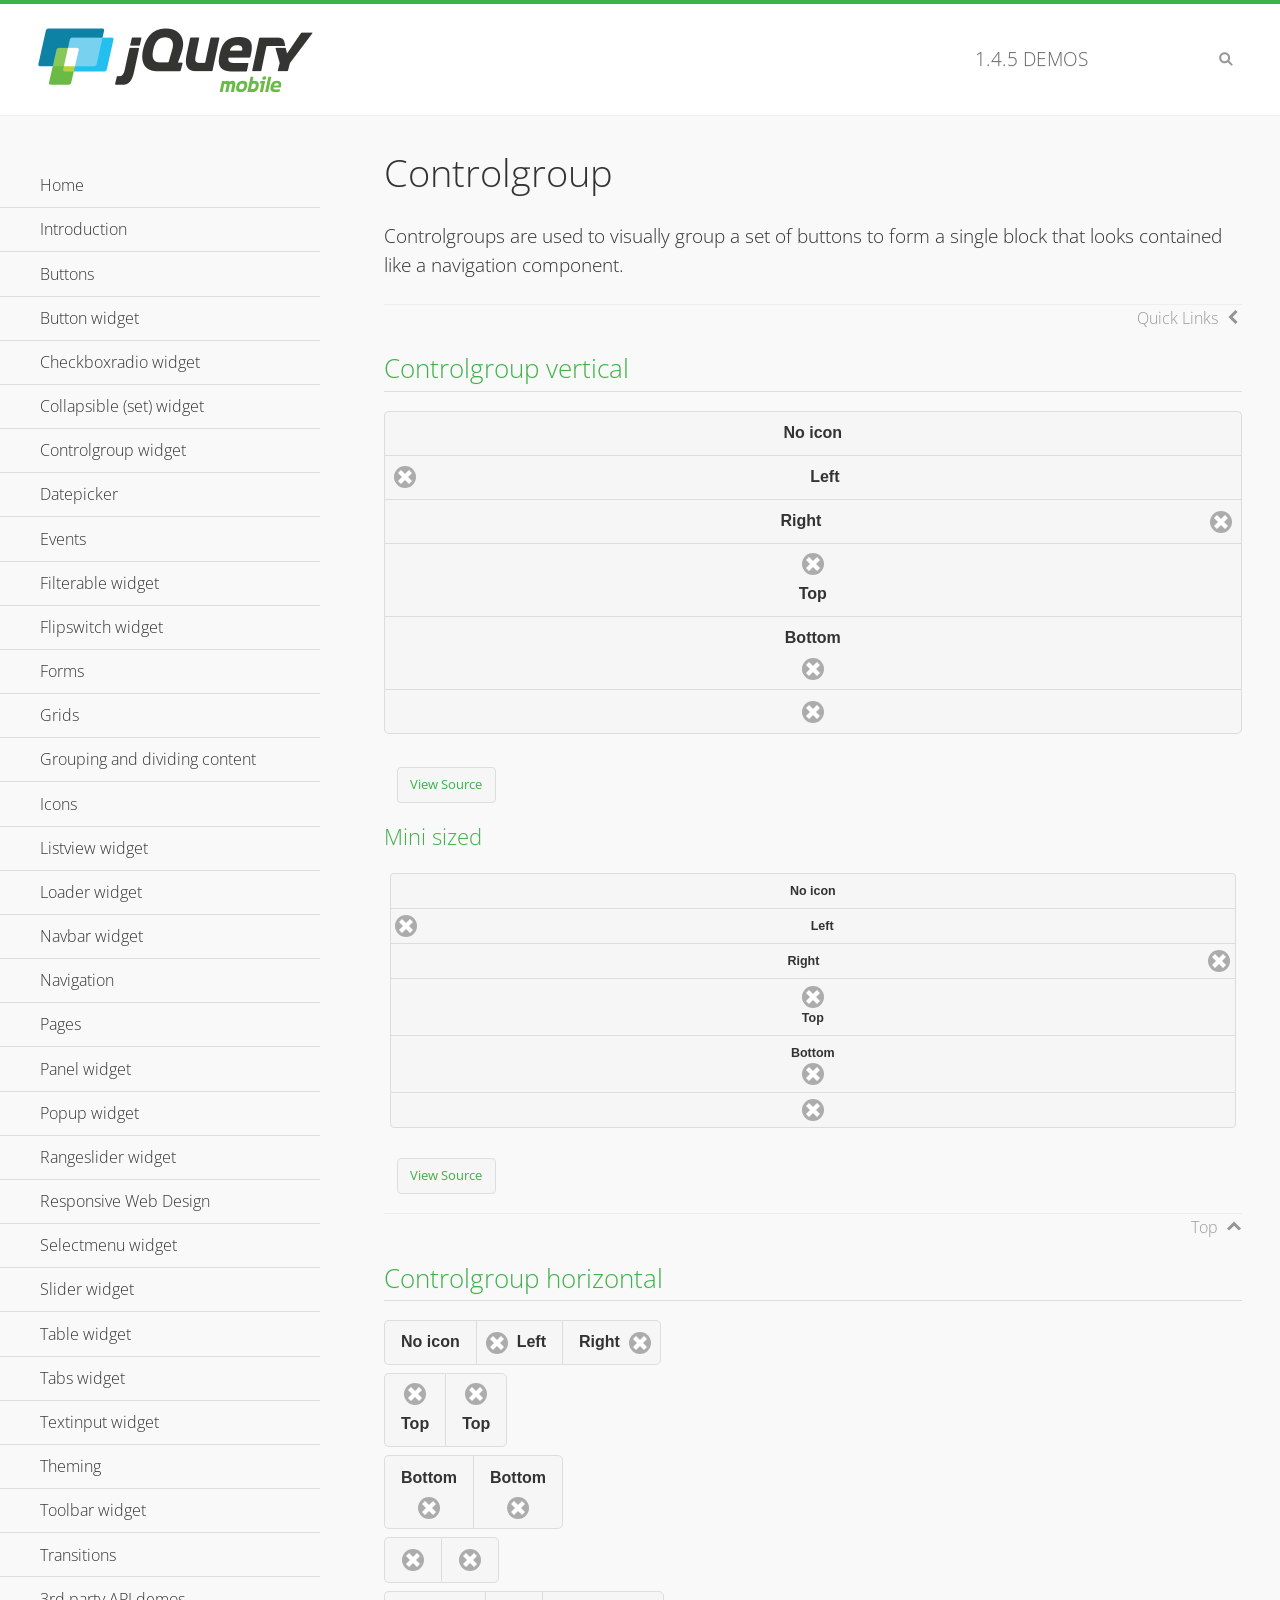
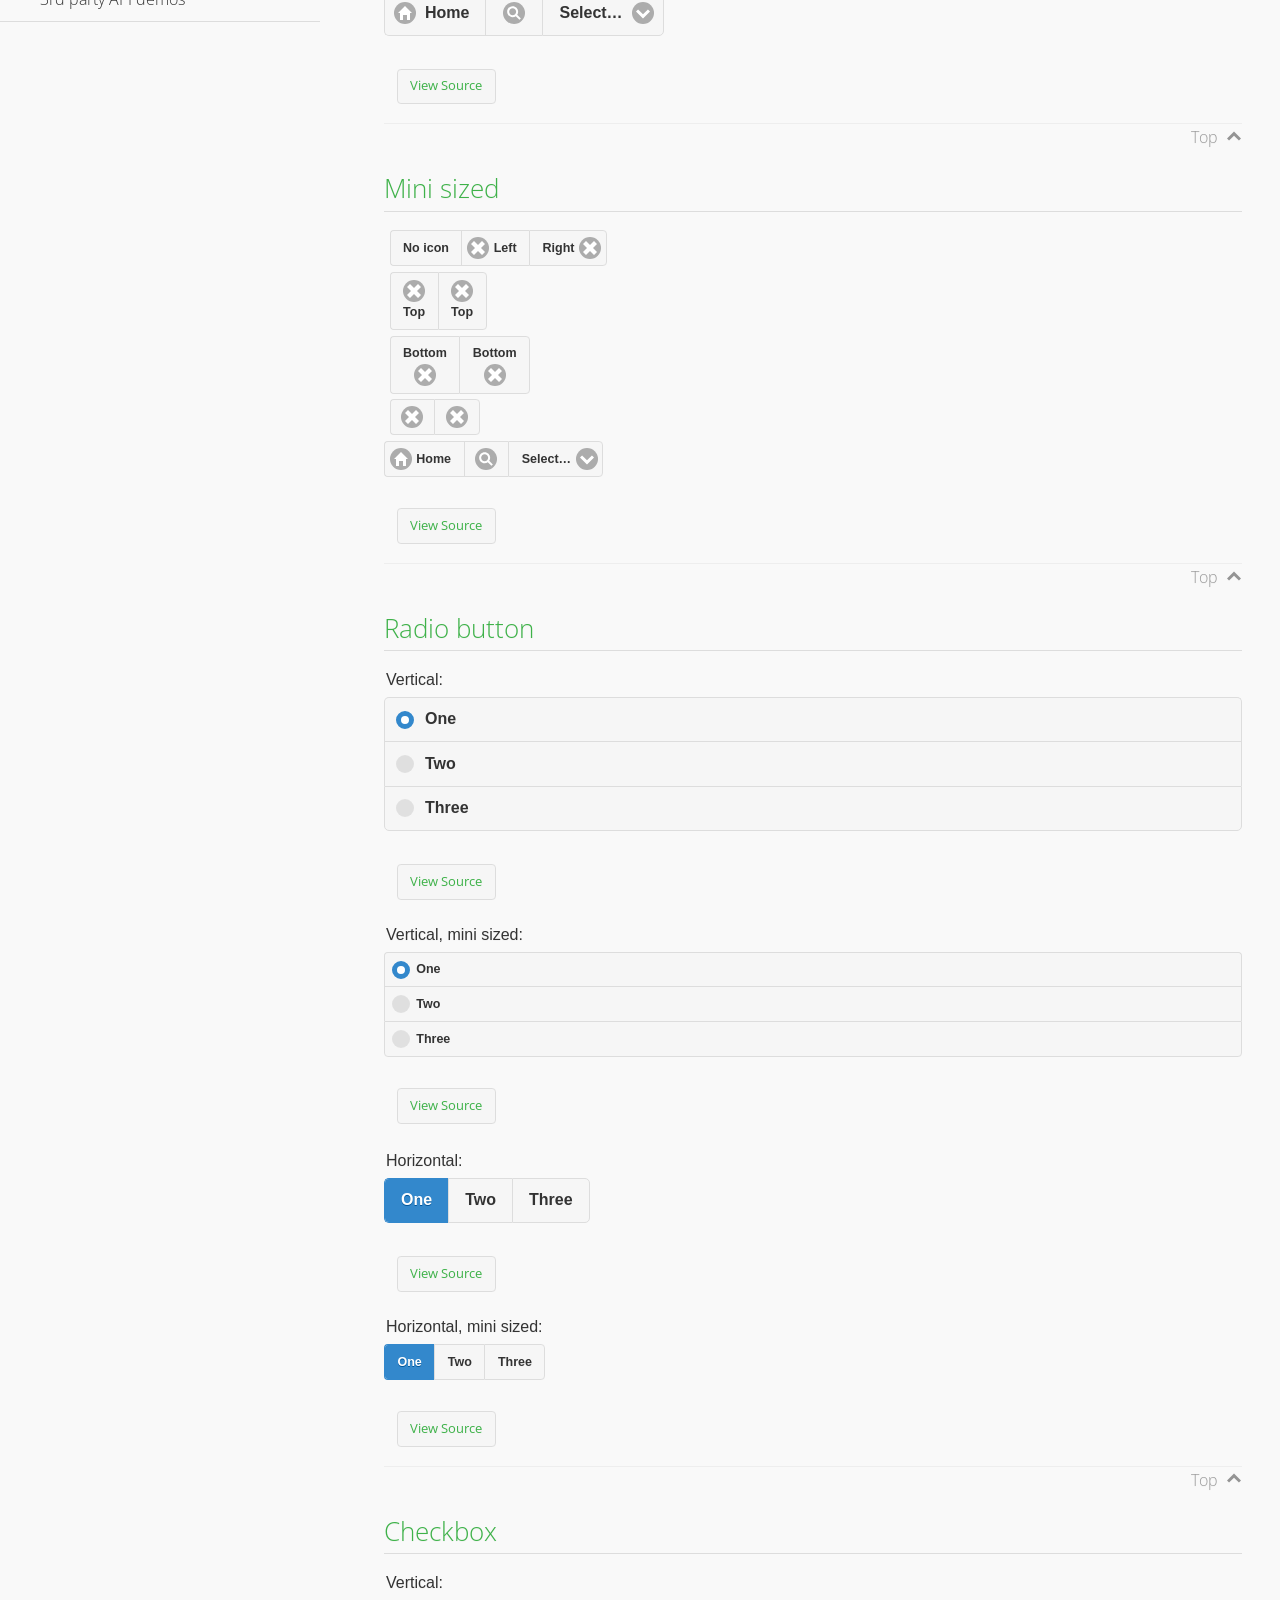
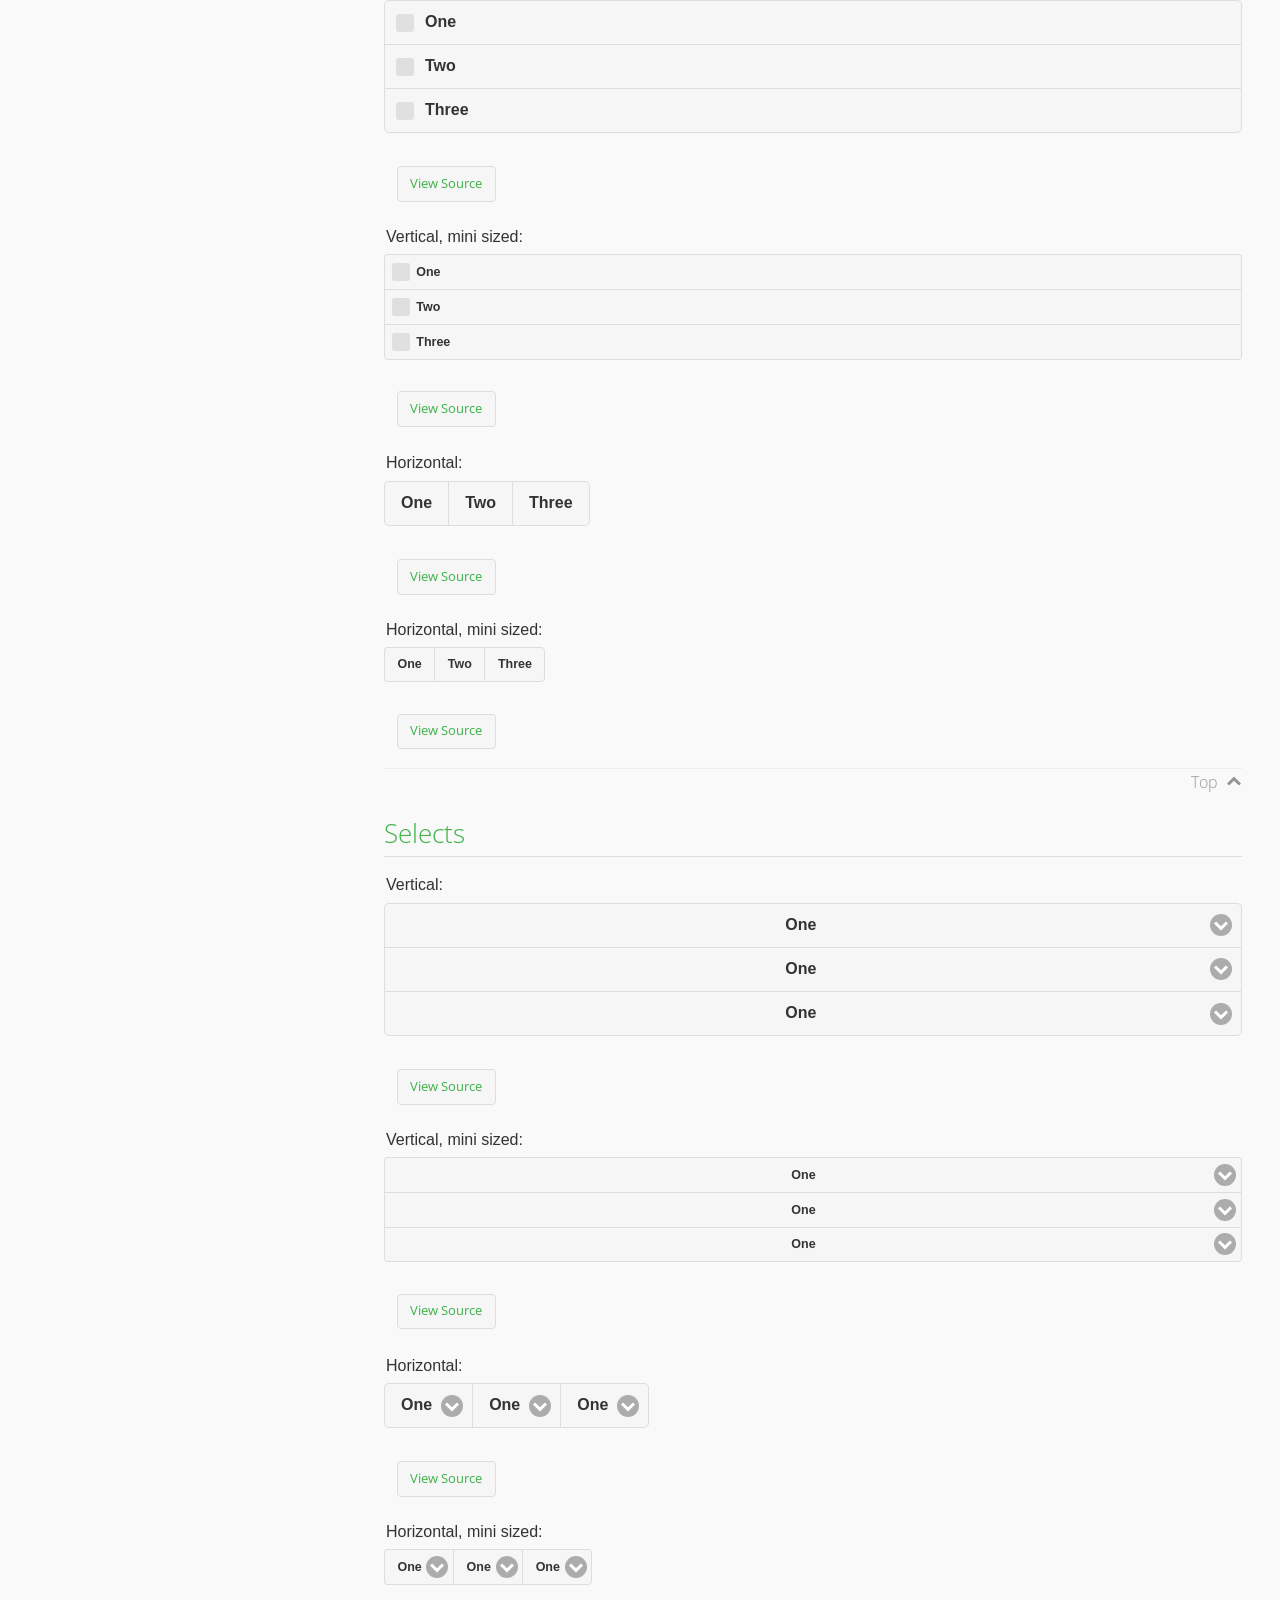
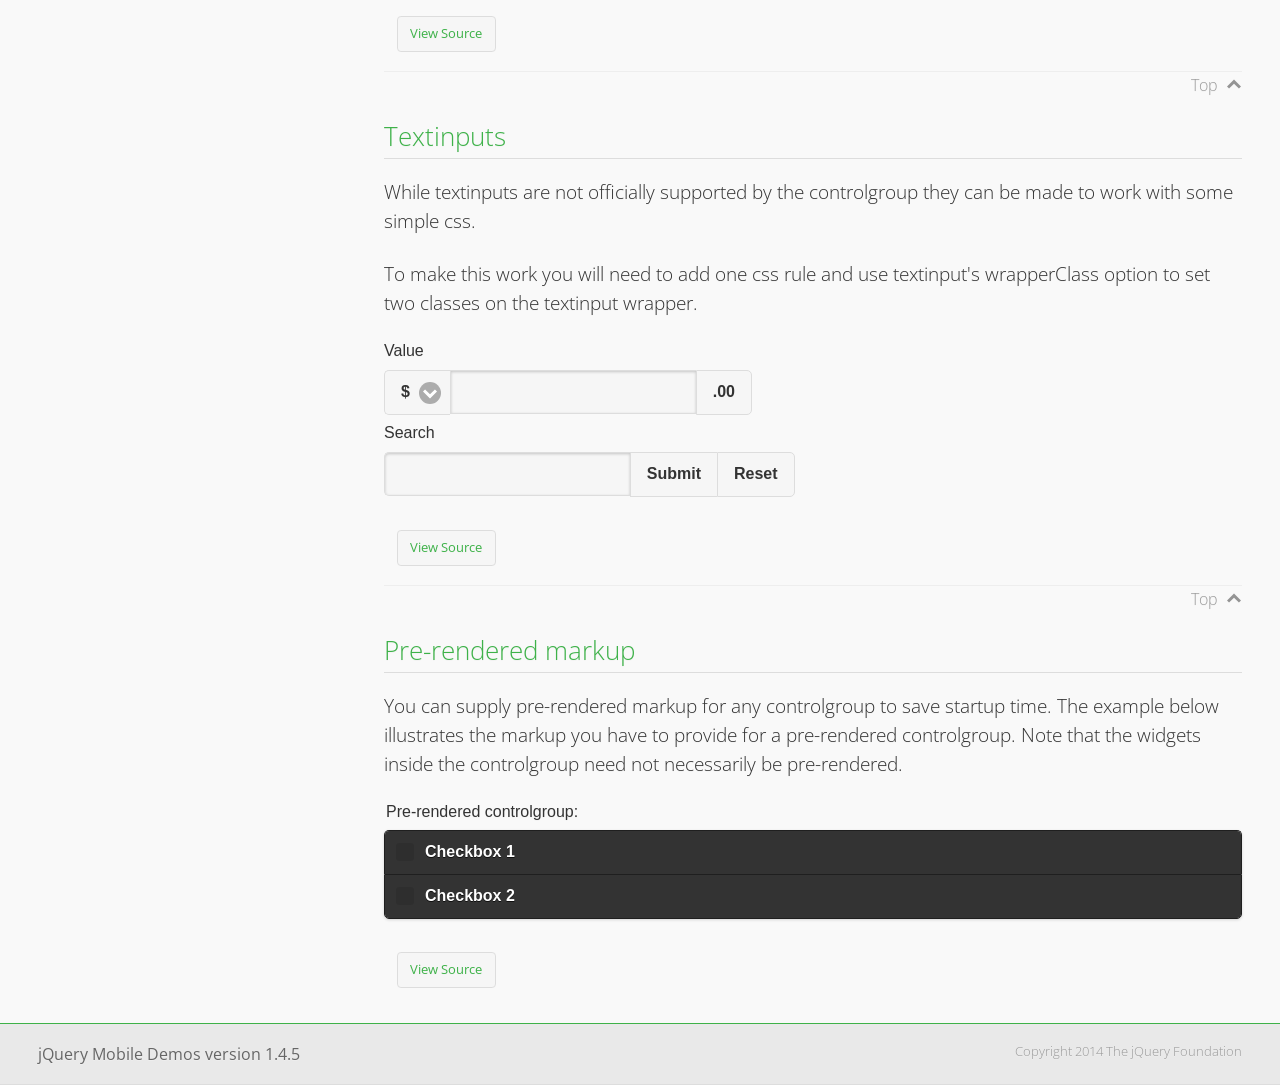
<file: jquery.mobile-1.4.5/demos/controlgroup/index.html>
<!DOCTYPE html>
<html>
<head>
	<meta charset="utf-8">
	<meta name="viewport" content="width=device-width, initial-scale=1">
	<title>Controlgroup - jQuery Mobile Demos</title>
	    <link rel="stylesheet" href="../css/themes/default/jquery.mobile-1.4.5.min.css">
	    <link rel="stylesheet" href="../_assets/css/jqm-demos.css">
	    <link rel="shortcut icon" href="../favicon.ico">
	    <link rel="stylesheet" href="http://fonts.googleapis.com/css?family=Open+Sans:300,400,700">
	    <script src="../js/jquery.js"></script>
	    <script src="../_assets/js/index.js"></script>
	    <script src="../js/jquery.mobile-1.4.5.min.js"></script>
	    <style>
	        #demo-borders .ui-collapsible .ui-collapsible-heading .ui-btn { border-top-width: 1px !important; }
	    </style>
	    <style id="textinput-controlgroup">
			.controlgroup-textinput{
				padding-top:.22em;
				padding-bottom:.22em;
			}
	    </style>
	</head>
	<body>
	<div data-role="page" class="jqm-demos" data-quicklinks="true">

	    <div data-role="header" class="jqm-header">
			<h2><a href="../" title="jQuery Mobile Demos home"><img src="../_assets/img/jquery-logo.png" alt="jQuery Mobile"></a></h2>
		<p><span class="jqm-version"></span> Demos</p>
	        <a href="#" class="jqm-navmenu-link ui-btn ui-btn-icon-notext ui-corner-all ui-icon-bars ui-nodisc-icon ui-alt-icon ui-btn-left">Menu</a>
	        <a href="#" class="jqm-search-link ui-btn ui-btn-icon-notext ui-corner-all ui-icon-search ui-nodisc-icon ui-alt-icon ui-btn-right">Search</a>
		    </div><!-- /header -->

	    <div role="main" class="ui-content jqm-content">

        <h1>Controlgroup</h1>

        <p>Controlgroups are used to visually group a set of buttons to form a single block that looks contained like a navigation component.
        </p>

		<h2>Controlgroup vertical</h2>

			<div data-demo-html="true">
				<div data-role="controlgroup">
					<a href="#" class="ui-btn ui-corner-all">No icon</a>
					<a href="#" class="ui-btn ui-corner-all ui-icon-delete ui-btn-icon-left">Left</a>
					<a href="#" class="ui-btn ui-corner-all ui-icon-delete ui-btn-icon-right">Right</a>
					<a href="#" class="ui-btn ui-corner-all ui-icon-delete ui-btn-icon-top">Top</a>
					<a href="#" class="ui-btn ui-corner-all ui-icon-delete ui-btn-icon-bottom">Bottom</a>
					<a href="#" class="ui-btn ui-corner-all ui-icon-delete ui-btn-icon-notext">Icon only</a>
				</div>
			</div><!--/demo-html -->

			<h3>Mini sized</h3>

			<div data-demo-html="true">
				<div data-role="controlgroup" data-mini="true">
					<a href="#" class="ui-btn ui-corner-all">No icon</a>
					<a href="#" class="ui-btn ui-corner-all ui-icon-delete ui-btn-icon-left">Left</a>
					<a href="#" class="ui-btn ui-corner-all ui-icon-delete ui-btn-icon-right">Right</a>
					<a href="#" class="ui-btn ui-corner-all ui-icon-delete ui-btn-icon-top">Top</a>
					<a href="#" class="ui-btn ui-corner-all ui-icon-delete ui-btn-icon-bottom">Bottom</a>
					<a href="#" class="ui-btn ui-corner-all ui-icon-delete ui-btn-icon-notext">Icon only</a>
				</div>
			</div><!--/demo-html -->

		<h2>Controlgroup horizontal</h2>

			<div data-demo-html="true">
				<div data-role="controlgroup" data-type="horizontal">
					<a href="#" class="ui-btn ui-corner-all">No icon</a>
					<a href="#" class="ui-btn ui-corner-all ui-icon-delete ui-btn-icon-left">Left</a>
					<a href="#" class="ui-btn ui-corner-all ui-icon-delete ui-btn-icon-right">Right</a>
				</div>
				<div data-role="controlgroup" data-type="horizontal">
					<a href="#" class="ui-btn ui-corner-all ui-icon-delete ui-btn-icon-top">Top</a>
					<a href="#" class="ui-btn ui-corner-all ui-icon-delete ui-btn-icon-top">Top</a>
				</div>
				<div data-role="controlgroup" data-type="horizontal">
					<a href="#" class="ui-btn ui-corner-all ui-icon-delete ui-btn-icon-bottom">Bottom</a>
					<a href="#" class="ui-btn ui-corner-all ui-icon-delete ui-btn-icon-bottom">Bottom</a>
				</div>
				<div data-role="controlgroup" data-type="horizontal">
					<a href="#" class="ui-btn ui-corner-all ui-icon-delete ui-btn-icon-notext">Icon only</a>
					<a href="#" class="ui-btn ui-corner-all ui-icon-delete ui-btn-icon-notext">Icon only</a>
				</div>
				<form>
					<fieldset data-role="controlgroup" data-type="horizontal">
						<button data-icon="home">Home</button>
						<button data-icon="search" data-iconpos="notext">Search</button>
						<label for="select-more-1a" class="ui-hidden-accessible">More</label>
						<select name="select-more-1a" id="select-more-1a">
							<option value="">Select&hellip;</option>
							<option value="#">One</option>
							<option value="#">Two</option>
							<option value="#">Three</option>
						</select>
					</fieldset>
				</form>
			</div><!--/demo-html -->

		<h2>Mini sized</h2>

			<div data-demo-html="true">
				<div data-role="controlgroup" data-type="horizontal" data-mini="true">
					<a href="#" class="ui-btn ui-corner-all">No icon</a>
					<a href="#" class="ui-btn ui-corner-all ui-icon-delete ui-btn-icon-left">Left</a>
					<a href="#" class="ui-btn ui-corner-all ui-icon-delete ui-btn-icon-right">Right</a>
				</div>
				<div data-role="controlgroup" data-type="horizontal" data-mini="true">
					<a href="#" class="ui-btn ui-corner-all ui-icon-delete ui-btn-icon-top">Top</a>
					<a href="#" class="ui-btn ui-corner-all ui-icon-delete ui-btn-icon-top">Top</a>
				</div>
				<div data-role="controlgroup" data-type="horizontal" data-mini="true">
					<a href="#" class="ui-btn ui-corner-all ui-icon-delete ui-btn-icon-bottom">Bottom</a>
					<a href="#" class="ui-btn ui-corner-all ui-icon-delete ui-btn-icon-bottom">Bottom</a>
				</div>
				<div data-role="controlgroup" data-type="horizontal" data-mini="true">
					<a href="#" class="ui-btn ui-corner-all ui-icon-delete ui-btn-icon-notext">Icon only</a>
					<a href="#" class="ui-btn ui-corner-all ui-icon-delete ui-btn-icon-notext">Icon only</a>
				</div>
				<form>
					<fieldset data-role="controlgroup" data-type="horizontal" data-mini="true">
						<button data-icon="home">Home</button>
						<button data-icon="search" data-iconpos="notext">Search</button>
						<label for="select-more-2a" class="ui-hidden-accessible">More</label>
						<select name="select-more-2a" id="select-more-2a">
							<option value="">Select&hellip;</option>
							<option value="#">One</option>
							<option value="#">Two</option>
							<option value="#">Three</option>
						</select>
					</fieldset>
				</form>
			</div><!--/demo-html -->

			<h2>Radio button</h2>

				<div data-demo-html="true">
					<form>
					<fieldset data-role="controlgroup">
						<legend>Vertical:</legend>
						<input type="radio" name="radio-choice-v-2" id="radio-choice-v-2a" value="on" checked="checked">
						<label for="radio-choice-v-2a">One</label>
						<input type="radio" name="radio-choice-v-2" id="radio-choice-v-2b" value="off">
						<label for="radio-choice-v-2b">Two</label>
						<input type="radio" name="radio-choice-v-2" id="radio-choice-v-2c" value="other">
						<label for="radio-choice-v-2c">Three</label>
					</fieldset>
					</form>
				</div><!--/demo-html -->

				<div data-demo-html="true">
					<form>
					<fieldset data-role="controlgroup" data-mini="true">
						<legend>Vertical, mini sized:</legend>
						<input type="radio" name="radio-choice-v-6" id="radio-choice-v-6a" value="on" checked="checked">
						<label for="radio-choice-v-6a">One</label>
						<input type="radio" name="radio-choice-v-6" id="radio-choice-v-6b" value="off">
						<label for="radio-choice-v-6b">Two</label>
						<input type="radio" name="radio-choice-v-6" id="radio-choice-v-6c" value="other">
						<label for="radio-choice-v-6c">Three</label>
					</fieldset>
					</form>
				</div><!--/demo-html -->

				<div data-demo-html="true">
					<form>
					<fieldset data-role="controlgroup" data-type="horizontal">
						<legend>Horizontal:</legend>
						<input type="radio" name="radio-choice-h-2" id="radio-choice-h-2a" value="on" checked="checked">
						<label for="radio-choice-h-2a">One</label>
						<input type="radio" name="radio-choice-h-2" id="radio-choice-h-2b" value="off">
						<label for="radio-choice-h-2b">Two</label>
						<input type="radio" name="radio-choice-h-2" id="radio-choice-h-2c" value="other">
						<label for="radio-choice-h-2c">Three</label>
					</fieldset>
					</form>
				</div><!--/demo-html -->

				<div data-demo-html="true">
					<form>
					<fieldset data-role="controlgroup" data-type="horizontal" data-mini="true">
						<legend>Horizontal, mini sized:</legend>
						<input type="radio" name="radio-choice-h-6" id="radio-choice-h-6a" value="on" checked="checked">
						<label for="radio-choice-h-6a">One</label>
						<input type="radio" name="radio-choice-h-6" id="radio-choice-h-6b" value="off">
						<label for="radio-choice-h-6b">Two</label>
						<input type="radio" name="radio-choice-h-6" id="radio-choice-h-6c" value="other">
						<label for="radio-choice-h-6c">Three</label>
					</fieldset>
					</form>
				</div><!--/demo-html -->

			<h2>Checkbox</h2>

				<div data-demo-html="true">
					<form>
					<fieldset data-role="controlgroup">
						<legend>Vertical:</legend>
						<input type="checkbox" name="checkbox-v-2a" id="checkbox-v-2a">
						<label for="checkbox-v-2a">One</label>
						<input type="checkbox" name="checkbox-v-2b" id="checkbox-v-2b">
						<label for="checkbox-v-2b">Two</label>
						<input type="checkbox" name="checkbox-v-2c" id="checkbox-v-2c">
						<label for="checkbox-v-2c">Three</label>
					</fieldset>
					</form>
				</div><!--/demo-html -->

				<div data-demo-html="true">
					<form>
					<fieldset data-role="controlgroup" data-mini="true">
						<legend>Vertical, mini sized:</legend>
						<input type="checkbox" name="checkbox-v-6a" id="checkbox-v-6a">
						<label for="checkbox-v-6a">One</label>
						<input type="checkbox" name="checkbox-v-6b" id="checkbox-v-6b">
						<label for="checkbox-v-6b">Two</label>
						<input type="checkbox" name="checkbox-v-6c" id="checkbox-v-6c">
						<label for="checkbox-v-6c">Three</label>
					</fieldset>
					</form>
				</div><!--/demo-html -->

				<div data-demo-html="true">
					<form>
					<fieldset data-role="controlgroup" data-type="horizontal">
						<legend>Horizontal:</legend>
						<input type="checkbox" name="checkbox-h-2a" id="checkbox-h-2a">
						<label for="checkbox-h-2a">One</label>
						<input type="checkbox" name="checkbox-h-2b" id="checkbox-h-2b">
						<label for="checkbox-h-2b">Two</label>
						<input type="checkbox" name="checkbox-h-2c" id="checkbox-h-2c">
						<label for="checkbox-h-2c">Three</label>
					</fieldset>
					</form>
				</div><!--/demo-html -->

				<div data-demo-html="true">
					<form>
					<fieldset data-role="controlgroup" data-type="horizontal" data-mini="true">
						<legend>Horizontal, mini sized:</legend>
						<input type="checkbox" name="checkbox-h-6a" id="checkbox-h-6a">
						<label for="checkbox-h-6a">One</label>
						<input type="checkbox" name="checkbox-h-6b" id="checkbox-h-6b">
						<label for="checkbox-h-6b">Two</label>
						<input type="checkbox" name="checkbox-h-6c" id="checkbox-h-6c">
						<label for="checkbox-h-6c">Three</label>
					</fieldset>
					</form>
				</div><!--/demo-html -->

			<h2>Selects</h2>

				<div data-demo-html="true">
					<form>
					<fieldset data-role="controlgroup">
						<legend>Vertical:</legend>
						<label for="select-v-2a">Select A</label>
						<select name="select-v-2a" id="select-v-2a">
							<option value="#">One</option>
							<option value="#">Two</option>
							<option value="#">Three</option>
						</select>
						<label for="select-v-2b">Select B</label>
						<select name="select-v-2b" id="select-v-2b">
							<option value="#">One</option>
							<option value="#">Two</option>
							<option value="#">Three</option>
						</select>
						<label for="select-v-2c">Select C</label>
						<select name="select-v-2c" id="select-v-2c">
							<option value="#">One</option>
							<option value="#">Two</option>
							<option value="#">Three</option>
						</select>
					</fieldset>
					</form>
				</div><!--/demo-html -->

				<div data-demo-html="true">
					<form>
					<fieldset data-role="controlgroup" data-mini="true">
						<legend>Vertical, mini sized:</legend>
						<label for="select-v-6a">Select A</label>
						<select name="select-v-6a" id="select-v-6a">
							<option value="#">One</option>
							<option value="#">Two</option>
							<option value="#">Three</option>
						</select>
						<label for="select-v-6b">Select B</label>
						<select name="select-v-6b" id="select-v-6b">
							<option value="#">One</option>
							<option value="#">Two</option>
							<option value="#">Three</option>
						</select>
						<label for="select-v-6c">Select C</label>
						<select name="select-v-6c" id="select-v-6c">
							<option value="#">One</option>
							<option value="#">Two</option>
							<option value="#">Three</option>
						</select>
					</fieldset>
					</form>
				</div><!--/demo-html -->

				<div data-demo-html="true">
					<form>
					<fieldset data-role="controlgroup" data-type="horizontal">
						<legend>Horizontal:</legend>
						<label for="select-h-2a">Select A</label>
						<select name="select-h-2a" id="select-h-2a">
							<option value="#">One</option>
							<option value="#">Two</option>
							<option value="#">Three</option>
						</select>
						<label for="select-h-2b">Select B</label>
						<select name="select-h-2b" id="select-h-2b">
							<option value="#">One</option>
							<option value="#">Two</option>
							<option value="#">Three</option>
						</select>
						<label for="select-h-2c">Select C</label>
						<select name="select-h-2c" id="select-h-2c">
							<option value="#">One</option>
							<option value="#">Two</option>
							<option value="#">Three</option>
						</select>
					</fieldset>
					</form>
				</div><!--/demo-html -->

				<div data-demo-html="true">
					<form>
					<fieldset data-role="controlgroup" data-type="horizontal" data-mini="true">
						<legend>Horizontal, mini sized:</legend>
						<label for="select-h-6a">Select A</label>
						<select name="select-h-6a" id="select-h-6a">
							<option value="#">One</option>
							<option value="#">Two</option>
							<option value="#">Three</option>
						</select>
						<label for="select-h-6b">Select B</label>
						<select name="select-h-6b" id="select-h-6b">
							<option value="#">One</option>
							<option value="#">Two</option>
							<option value="#">Three</option>
						</select>
						<label for="select-h-6c">Select C</label>
						<select name="select-h-6c" id="select-h-6c">
							<option value="#">One</option>
							<option value="#">Two</option>
							<option value="#">Three</option>
						</select>
					</fieldset>
					</form>
				</div><!--/demo-html -->

				<h2>Textinputs</h2>
				<p>While textinputs are not officially supported by the controlgroup they can be made to work with some simple css.</p>
				<p>To make this work you will need to add one css rule and use textinput's wrapperClass option to set two classes on the textinput wrapper.</p>
				<div data-demo-html="true" data-demo-css="#textinput-controlgroup">
					<label for="currency-controlgroup">Value</label>
					<div data-role="controlgroup" data-type="horizontal">
						<select>
							<option>$</option>
							<option>€</option>
							<option>£</option>
							<option>¥</option>
							<option>₩</option>
							<option>₹</option>
						</select>
						<input id="currency-controlgroup" type="text" data-wrapper-class="controlgroup-textinput ui-btn">
						<button>.00</button>
					</div>
					<label for="search-control-group">Search</label>
					<div data-role="controlgroup" data-type="horizontal">
						<input type="text" id="search-control-group" data-wrapper-class="controlgroup-textinput ui-btn">
						<button>Submit</button>
						<button>Reset</button>
					</div>
				</div>

		<h2>Pre-rendered markup</h2>
		<p>You can supply pre-rendered markup for any controlgroup to save startup time. The example below illustrates the markup you have to provide for a pre-rendered controlgroup. Note that the widgets inside the controlgroup need not necessarily be pre-rendered.</p>
		<div data-demo-html="true">
			<div data-role="controlgroup" data-enhanced="true" class="ui-controlgroup ui-controlgroup-vertical ui-group-theme-b ui-corner-all">
				<div role="heading" class="ui-controlgroup-label">
					<legend>Pre-rendered controlgroup:</legend>
				</div>
				<div class="ui-controlgroup-controls ui-shadow">
					<label for="pre-rendered-cb-1" class="ui-first-child">Checkbox 1</label>
					<input type="checkbox" id="pre-rendered-cb-1" name="pre-rendered-cb-1" value="1">
					<label for="pre-rendered-cb-2" class="ui-last-child">Checkbox 2</label>
					<input type="checkbox" id="pre-rendered-cb-2" name="pre-rendered-cb-2" value="2">
				</div>
			</div>
		</div>

	</div><!-- /content -->
	    <div data-role="panel" class="jqm-navmenu-panel" data-position="left" data-display="overlay" data-theme="a">
	    	<ul class="jqm-list ui-alt-icon ui-nodisc-icon">
<li data-filtertext="demos homepage" data-icon="home"><a href=".././">Home</a></li>
<li data-filtertext="introduction overview getting started"><a href="../intro/" data-ajax="false">Introduction</a></li>
<li data-filtertext="buttons button markup buttonmarkup method anchor link button element"><a href="../button-markup/" data-ajax="false">Buttons</a></li>
<li data-filtertext="form button widget input button submit reset"><a href="../button/" data-ajax="false">Button widget</a></li>
<li data-role="collapsible" data-enhanced="true" data-collapsed-icon="carat-d" data-expanded-icon="carat-u" data-iconpos="right" data-inset="false" class="ui-collapsible ui-collapsible-themed-content ui-collapsible-collapsed">
	<h3 class="ui-collapsible-heading ui-collapsible-heading-collapsed">
		<a href="#" class="ui-collapsible-heading-toggle ui-btn ui-btn-icon-right ui-btn-inherit ui-icon-carat-d">
		    Checkboxradio widget<span class="ui-collapsible-heading-status"> click to expand contents</span>
		</a>
	</h3>
	<div class="ui-collapsible-content ui-body-inherit ui-collapsible-content-collapsed" aria-hidden="true">
		<ul>
			<li data-filtertext="form checkboxradio widget checkbox input checkboxes controlgroups"><a href="../checkboxradio-checkbox/" data-ajax="false">Checkboxes</a></li>
			<li data-filtertext="form checkboxradio widget radio input radio buttons controlgroups"><a href="../checkboxradio-radio/" data-ajax="false">Radio buttons</a></li>
		</ul>
	</div>
</li>
<li data-role="collapsible" data-enhanced="true" data-collapsed-icon="carat-d" data-expanded-icon="carat-u" data-iconpos="right" data-inset="false" class="ui-collapsible ui-collapsible-themed-content ui-collapsible-collapsed">
	<h3 class="ui-collapsible-heading ui-collapsible-heading-collapsed">
		<a href="#" class="ui-collapsible-heading-toggle ui-btn ui-btn-icon-right ui-btn-inherit ui-icon-carat-d">
			Collapsible (set) widget<span class="ui-collapsible-heading-status"> click to expand contents</span>
		</a>
	</h3>
	<div class="ui-collapsible-content ui-body-inherit ui-collapsible-content-collapsed" aria-hidden="true">
		<ul>
			<li data-filtertext="collapsibles content formatting"><a href="../collapsible/" data-ajax="false">Collapsible</a></li>
			<li data-filtertext="dynamic collapsible set accordion append expand"><a href="../collapsible-dynamic/" data-ajax="false">Dynamic collapsibles</a></li>
			<li data-filtertext="accordions collapsible set widget content formatting grouped collapsibles"><a href="../collapsibleset/" data-ajax="false">Collapsible set</a></li>
		</ul>
	</div>
</li>
<li data-role="collapsible" data-enhanced="true" data-collapsed-icon="carat-d" data-expanded-icon="carat-u" data-iconpos="right" data-inset="false" class="ui-collapsible ui-collapsible-themed-content ui-collapsible-collapsed">
	<h3 class="ui-collapsible-heading ui-collapsible-heading-collapsed">
		<a href="#" class="ui-collapsible-heading-toggle ui-btn ui-btn-icon-right ui-btn-inherit ui-icon-carat-d">
			Controlgroup widget<span class="ui-collapsible-heading-status"> click to expand contents</span>
		</a>
	</h3>
	<div class="ui-collapsible-content ui-body-inherit ui-collapsible-content-collapsed" aria-hidden="true">
		<ul>
			<li data-filtertext="controlgroups selectmenu checkboxradio input grouped buttons horizontal vertical"><a href="../controlgroup/" data-ajax="false">Controlgroup</a></li>
			<li data-filtertext="dynamic controlgroup dynamically add buttons"><a href="../controlgroup-dynamic/" data-ajax="false">Dynamic controlgroups</a></li>
		</ul>
	</div>
</li>
<li data-filtertext="form datepicker widget date input"><a href="../datepicker/" data-ajax="false">Datepicker</a></li>
<li data-role="collapsible" data-enhanced="true" data-collapsed-icon="carat-d" data-expanded-icon="carat-u" data-iconpos="right" data-inset="false" class="ui-collapsible ui-collapsible-themed-content ui-collapsible-collapsed">
	<h3 class="ui-collapsible-heading ui-collapsible-heading-collapsed">
		<a href="#" class="ui-collapsible-heading-toggle ui-btn ui-btn-icon-right ui-btn-inherit ui-icon-carat-d">
			Events<span class="ui-collapsible-heading-status"> click to expand contents</span>
		</a>
	</h3>
	<div class="ui-collapsible-content ui-body-inherit ui-collapsible-content-collapsed" aria-hidden="true">
		<ul>
			<li data-filtertext="swipe to delete list items listviews swipe events"><a href="../swipe-list/" data-ajax="false">Swipe list items</a></li>
			<li data-filtertext="swipe to navigate swipe page navigation swipe events"><a href="../swipe-page/" data-ajax="false">Swipe page navigation</a></li>
		</ul>
	</div>
</li>
<li data-filtertext="filterable filter elements sorting searching listview table"><a href="../filterable/" data-ajax="false">Filterable widget</a></li>
<li data-filtertext="form flipswitch widget flip toggle switch binary select checkbox input"><a href="../flipswitch/" data-ajax="false">Flipswitch widget</a></li>
<li data-role="collapsible" data-enhanced="true" data-collapsed-icon="carat-d" data-expanded-icon="carat-u" data-iconpos="right" data-inset="false" class="ui-collapsible ui-collapsible-themed-content ui-collapsible-collapsed">
	<h3 class="ui-collapsible-heading ui-collapsible-heading-collapsed">
		<a href="#" class="ui-collapsible-heading-toggle ui-btn ui-btn-icon-right ui-btn-inherit ui-icon-carat-d">
			Forms<span class="ui-collapsible-heading-status"> click to expand contents</span>
		</a>
	</h3>
	<div class="ui-collapsible-content ui-body-inherit ui-collapsible-content-collapsed" aria-hidden="true">
		<ul>
			<li data-filtertext="forms text checkbox radio range button submit reset inputs selects textarea slider flipswitch label form elements"><a href="../forms/" data-ajax="false">Forms</a></li>
			<li data-filtertext="form hide labels hidden accessible ui-hidden-accessible forms"><a href="../forms-label-hidden-accessible/" data-ajax="false">Hide labels</a></li>
			<li data-filtertext="form field containers fieldcontain ui-field-contain forms"><a href="../forms-field-contain/" data-ajax="false">Field containers</a></li>
			<li data-filtertext="forms disabled form elements"><a href="../forms-disabled/" data-ajax="false">Forms disabled</a></li>
			<li data-filtertext="forms gallery examples overview forms text checkbox radio range button submit reset inputs selects textarea slider flipswitch label form elements"><a href="../forms-gallery/" data-ajax="false">Forms gallery</a></li>
		</ul>
	</div>
</li>
<li data-role="collapsible" data-enhanced="true" data-collapsed-icon="carat-d" data-expanded-icon="carat-u" data-iconpos="right" data-inset="false" class="ui-collapsible ui-collapsible-themed-content ui-collapsible-collapsed">
	<h3 class="ui-collapsible-heading ui-collapsible-heading-collapsed">
		<a href="#" class="ui-collapsible-heading-toggle ui-btn ui-btn-icon-right ui-btn-inherit ui-icon-carat-d">
			Grids<span class="ui-collapsible-heading-status"> click to expand contents</span>
		</a>
	</h3>
	<div class="ui-collapsible-content ui-body-inherit ui-collapsible-content-collapsed" aria-hidden="true">
		<ul>
			<li data-filtertext="grids columns blocks content formatting rwd responsive css framework"><a href="../grids/" data-ajax="false">Grids</a></li>
			<li data-filtertext="buttons in grids css framework"><a href="../grids-buttons/" data-ajax="false">Buttons in grids</a></li>
			<li data-filtertext="custom responsive grids rwd css framework"><a href="../grids-custom-responsive/" data-ajax="false">Custom responsive grids</a></li>
		</ul>
	</div>
</li>
<li data-filtertext="blocks content formatting sections heading"><a href="../body-bar-classes/" data-ajax="false">Grouping and dividing content</a></li>
<li data-role="collapsible" data-enhanced="true" data-collapsed-icon="carat-d" data-expanded-icon="carat-u" data-iconpos="right" data-inset="false" class="ui-collapsible ui-collapsible-themed-content ui-collapsible-collapsed">
	<h3 class="ui-collapsible-heading ui-collapsible-heading-collapsed">
		<a href="#" class="ui-collapsible-heading-toggle ui-btn ui-btn-icon-right ui-btn-inherit ui-icon-carat-d">
			Icons<span class="ui-collapsible-heading-status"> click to expand contents</span>
		</a>
	</h3>
	<div class="ui-collapsible-content ui-body-inherit ui-collapsible-content-collapsed" aria-hidden="true">
		<ul>
			<li data-filtertext="button icons svg disc alt custom icon position"><a href="../icons/" data-ajax="false">Icons</a></li>
			<li data-filtertext=""><a href="../icons-grunticon/" data-ajax="false">Grunticon loader</a></li>
		</ul>
	</div>
</li>
<li data-role="collapsible" data-enhanced="true" data-collapsed-icon="carat-d" data-expanded-icon="carat-u" data-iconpos="right" data-inset="false" class="ui-collapsible ui-collapsible-themed-content ui-collapsible-collapsed">
	<h3 class="ui-collapsible-heading ui-collapsible-heading-collapsed">
		<a href="#" class="ui-collapsible-heading-toggle ui-btn ui-btn-icon-right ui-btn-inherit ui-icon-carat-d">
			Listview widget<span class="ui-collapsible-heading-status"> click to expand contents</span>
		</a>
	</h3>
	<div class="ui-collapsible-content ui-body-inherit ui-collapsible-content-collapsed" aria-hidden="true">
		<ul>
			<li data-filtertext="listview widget thumbnails icons nested split button collapsible ul ol"><a href="../listview/" data-ajax="false">Listview</a></li>
			<li data-filtertext="autocomplete filterable reveal listview filtertextbeforefilter placeholder"><a href="../listview-autocomplete/" data-ajax="false">Listview autocomplete</a></li>
			<li data-filtertext="autocomplete filterable reveal listview remote data filtertextbeforefilter placeholder"><a href="../listview-autocomplete-remote/" data-ajax="false">Listview autocomplete remote data</a></li>
			<li data-filtertext="autodividers anchor jump scroll linkbars listview lists ul ol"><a href="../listview-autodividers-linkbar/" data-ajax="false">Listview autodividers linkbar</a></li>
			<li data-filtertext="listview autodividers selector autodividersselector lists ul ol"><a href="../listview-autodividers-selector/" data-ajax="false">Listview autodividers selector</a></li>
			<li data-filtertext="listview nested list items"><a href="../listview-nested-lists/" data-ajax="false">Nested Listviews</a></li>
			<li data-filtertext="listview collapsible list items flat"><a href="../listview-collapsible-item-flat/" data-ajax="false">Listview collapsible list items (flat)</a></li>
			<li data-filtertext="listview collapsible list indented"><a href="../listview-collapsible-item-indented/" data-ajax="false">Listview collapsible list items (indented)</a></li>
			<li data-filtertext="grid listview responsive grids responsive listviews lists ul"><a href="../listview-grid/" data-ajax="false">Listview responsive grid</a></li>
		</ul>
	</div>
</li>
<li data-filtertext="loader widget page loading navigation overlay spinner"><a href="../loader/" data-ajax="false">Loader widget</a></li>
<li data-filtertext="navbar widget navmenu toolbars header footer"><a href="../navbar/" data-ajax="false">Navbar widget</a></li>
<li data-role="collapsible" data-enhanced="true" data-collapsed-icon="carat-d" data-expanded-icon="carat-u" data-iconpos="right" data-inset="false" class="ui-collapsible ui-collapsible-themed-content ui-collapsible-collapsed">
	<h3 class="ui-collapsible-heading ui-collapsible-heading-collapsed">
		<a href="#" class="ui-collapsible-heading-toggle ui-btn ui-btn-icon-right ui-btn-inherit ui-icon-carat-d">
			Navigation<span class="ui-collapsible-heading-status"> click to expand contents</span>
		</a>
	</h3>
	<div class="ui-collapsible-content ui-body-inherit ui-collapsible-content-collapsed" aria-hidden="true">
		<ul>
			<li data-filtertext="ajax navigation navigate widget history event method"><a href="../navigation/" data-ajax="false">Navigation</a></li>
			<li data-filtertext="linking pages page links navigation ajax prefetch cache"><a href="../navigation-linking-pages/" data-ajax="false">Linking pages</a></li>
			<!-- <li data-filtertext="php redirect server redirection server-side navigation"><a href="../navigation-php-redirect/" data-ajax="false">PHP redirect demo</a></li>-->
			<li data-filtertext="navigation redirection hash query"><a href="../navigation-hash-processing/" data-ajax="false">Hash processing demo</a></li>
			<li data-filtertext="navigation redirection hash query"><a href="../page-events/" data-ajax="false">Page Navigation Events</a></li>
		</ul>
	</div>
</li>
<li data-role="collapsible" data-enhanced="true" data-collapsed-icon="carat-d" data-expanded-icon="carat-u" data-iconpos="right" data-inset="false" class="ui-collapsible ui-collapsible-themed-content ui-collapsible-collapsed">
	<h3 class="ui-collapsible-heading ui-collapsible-heading-collapsed">
		<a href="#" class="ui-collapsible-heading-toggle ui-btn ui-btn-icon-right ui-btn-inherit ui-icon-carat-d">
			Pages<span class="ui-collapsible-heading-status"> click to expand contents</span>
		</a>
	</h3>
	<div class="ui-collapsible-content ui-body-inherit ui-collapsible-content-collapsed" aria-hidden="true">
		<ul>
			<li data-filtertext="pages page widget ajax navigation"><a href="../pages/" data-ajax="false">Pages</a></li>
			<li data-filtertext="single page"><a href="../pages-single-page/" data-ajax="false">Single page</a></li>
			<li data-filtertext="multipage multi-page page"><a href="../pages-multi-page/" data-ajax="false">Multi-page template</a></li>
			<li data-filtertext="dialog page widget modal popup"><a href="../pages-dialog/" data-ajax="false">Dialog page</a></li>
		</ul>
	</div>
</li>
<li data-role="collapsible" data-enhanced="true" data-collapsed-icon="carat-d" data-expanded-icon="carat-u" data-iconpos="right" data-inset="false" class="ui-collapsible ui-collapsible-themed-content ui-collapsible-collapsed">
	<h3 class="ui-collapsible-heading ui-collapsible-heading-collapsed">
		<a href="#" class="ui-collapsible-heading-toggle ui-btn ui-btn-icon-right ui-btn-inherit ui-icon-carat-d">
			Panel widget<span class="ui-collapsible-heading-status"> click to expand contents</span>
		</a>
	</h3>
	<div class="ui-collapsible-content ui-body-inherit ui-collapsible-content-collapsed" aria-hidden="true">
		<ul>
			<li data-filtertext="panel widget sliding panels reveal push overlay responsive"><a href="../panel/" data-ajax="false">Panel</a></li>
			<li data-filtertext=""><a href="../panel-external/" data-ajax="false">External panels</a></li>
			<li data-filtertext="panel "><a href="../panel-fixed/" data-ajax="false">Fixed panels</a></li>
			<li data-filtertext="panel slide panels sliding panels shadow rwd responsive breakpoint"><a href="../panel-responsive/" data-ajax="false">Panels responsive</a></li>
			<li data-filtertext="panel custom style custom panel width reveal shadow listview panel styling page background wrapper"><a href="../panel-styling/" data-ajax="false">Custom panel style</a></li>
			<li data-filtertext="panel open on swipe"><a href="../panel-swipe-open/" data-ajax="false">Panel open on swipe</a></li>
			<li data-filtertext="panels outside page internal external toolbars"><a href="../panel-external-internal/" data-ajax="false">Panel external and internal</a></li>
		</ul>
	</div>
</li>
<li data-role="collapsible" data-enhanced="true" data-collapsed-icon="carat-d" data-expanded-icon="carat-u" data-iconpos="right" data-inset="false" class="ui-collapsible ui-collapsible-themed-content ui-collapsible-collapsed">
	<h3 class="ui-collapsible-heading ui-collapsible-heading-collapsed">
		<a href="#" class="ui-collapsible-heading-toggle ui-btn ui-btn-icon-right ui-btn-inherit ui-icon-carat-d">
			Popup widget<span class="ui-collapsible-heading-status"> click to expand contents</span>
		</a>
	</h3>
	<div class="ui-collapsible-content ui-body-inherit ui-collapsible-content-collapsed" aria-hidden="true">
		<ul>
			<li data-filtertext="popup widget popups dialog modal transition tooltip lightbox form overlay screen flip pop fade transition"><a href="../popup/" data-ajax="false">Popup</a></li>
			<li data-filtertext="popup alignment position"><a href="../popup-alignment/" data-ajax="false">Popup alignment</a></li>
			<li data-filtertext="popup arrow size popups popover"><a href="../popup-arrow-size/" data-ajax="false">Popup arrow size</a></li>
			<li data-filtertext="dynamic popups popup images lightbox"><a href="../popup-dynamic/" data-ajax="false">Dynamic popups</a></li>
			<li data-filtertext="popups with iframes scaling"><a href="../popup-iframe/" data-ajax="false">Popups with iframes</a></li>
			<li data-filtertext="popup image scaling"><a href="../popup-image-scaling/" data-ajax="false">Popup image scaling</a></li>
			<li data-filtertext="external popup outside multi-page"><a href="../popup-outside-multipage/" data-ajax="false">Popup outside multi-page</a></li>
		</ul>
	</div>
</li>
<li data-filtertext="form rangeslider widget dual sliders dual handle sliders range input"><a href="../rangeslider/" data-ajax="false">Rangeslider widget</a></li>
<li data-filtertext="responsive web design rwd adaptive progressive enhancement PE accessible mobile breakpoints media query media queries"><a href="../rwd/" data-ajax="false">Responsive Web Design</a></li>
<li data-role="collapsible" data-enhanced="true" data-collapsed-icon="carat-d" data-expanded-icon="carat-u" data-iconpos="right" data-inset="false" class="ui-collapsible ui-collapsible-themed-content ui-collapsible-collapsed">
	<h3 class="ui-collapsible-heading ui-collapsible-heading-collapsed">
		<a href="#" class="ui-collapsible-heading-toggle ui-btn ui-btn-icon-right ui-btn-inherit ui-icon-carat-d">
			Selectmenu widget<span class="ui-collapsible-heading-status"> click to expand contents</span>
		</a>
	</h3>
	<div class="ui-collapsible-content ui-body-inherit ui-collapsible-content-collapsed" aria-hidden="true">
		<ul>
			<li data-filtertext="form selectmenu widget select input custom select menu selects"><a href="../selectmenu/" data-ajax="false">Selectmenu</a></li>
			<li data-filtertext="form custom select menu selectmenu widget custom menu option optgroup multiple selects"><a href="../selectmenu-custom/" data-ajax="false">Custom select menu</a></li>
			<li data-filtertext="filterable select filter popup dialog"><a href="../selectmenu-custom-filter/" data-ajax="false">Custom select menu with filter</a></li>
		</ul>
	</div>
</li>
<li data-role="collapsible" data-enhanced="true" data-collapsed-icon="carat-d" data-expanded-icon="carat-u" data-iconpos="right" data-inset="false" class="ui-collapsible ui-collapsible-themed-content ui-collapsible-collapsed">
	<h3 class="ui-collapsible-heading ui-collapsible-heading-collapsed">
		<a href="#" class="ui-collapsible-heading-toggle ui-btn ui-btn-icon-right ui-btn-inherit ui-icon-carat-d">
			Slider widget<span class="ui-collapsible-heading-status"> click to expand contents</span>
		</a>
	</h3>
	<div class="ui-collapsible-content ui-body-inherit ui-collapsible-content-collapsed" aria-hidden="true">
		<ul>
			<li data-filtertext="form slider widget range input single sliders"><a href="../slider/" data-ajax="false">Slider</a></li>
			<li data-filtertext="form slider widget flipswitch slider binary select flip toggle switch"><a href="../slider-flipswitch/" data-ajax="false">Slider flip toggle switch</a></li>
			<li data-filtertext="form slider tooltip handle value input range sliders"><a href="../slider-tooltip/" data-ajax="false">Slider tooltip</a></li>
		</ul>
	</div>
</li>
<li data-role="collapsible" data-enhanced="true" data-collapsed-icon="carat-d" data-expanded-icon="carat-u" data-iconpos="right" data-inset="false" class="ui-collapsible ui-collapsible-themed-content ui-collapsible-collapsed">
	<h3 class="ui-collapsible-heading ui-collapsible-heading-collapsed">
		<a href="#" class="ui-collapsible-heading-toggle ui-btn ui-btn-icon-right ui-btn-inherit ui-icon-carat-d">
			Table widget<span class="ui-collapsible-heading-status"> click to expand contents</span>
		</a>
	</h3>
	<div class="ui-collapsible-content ui-body-inherit ui-collapsible-content-collapsed" aria-hidden="true">
		<ul>
			<li data-filtertext="table widget reflow column toggle th td responsive tables rwd hide show tabular"><a href="../table-column-toggle/" data-ajax="false">Table Column Toggle</a></li>
			<li data-filtertext="table column toggle phone comparison demo"><a href="../table-column-toggle-example/" data-ajax="false">Table Column Toggle demo</a></li>
			<li data-filtertext="responsive tables table column toggle heading groups rwd breakpoint"><a href="../table-column-toggle-heading-groups/" data-ajax="false">Table Column Toggle heading groups</a></li>
			<li data-filtertext="responsive tables table column toggle hide rwd breakpoint customization options"><a href="../table-column-toggle-options/" data-ajax="false">Table Column Toggle options</a></li>
			<li data-filtertext="table reflow th td responsive rwd columns tabular"><a href="../table-reflow/" data-ajax="false">Table Reflow</a></li>
			<li data-filtertext="responsive tables table reflow heading groups rwd breakpoint"><a href="../table-reflow-heading-groups/" data-ajax="false">Table Reflow heading groups</a></li>
			<li data-filtertext="responsive tables table reflow stripes strokes table style"><a href="../table-reflow-stripes-strokes/" data-ajax="false">Table Reflow stripes and strokes</a></li>
			<li data-filtertext="responsive tables table reflow stack custom styles"><a href="../table-reflow-styling/" data-ajax="false">Table Reflow custom styles</a></li>
		</ul>
	</div>
</li>
<li data-filtertext="ui tabs widget"><a href="../tabs/" data-ajax="false">Tabs widget</a></li>
<li data-filtertext="form textinput widget text input textarea number date time tel email file color password"><a href="../textinput/" data-ajax="false">Textinput widget</a></li>
<li data-role="collapsible" data-enhanced="true" data-collapsed-icon="carat-d" data-expanded-icon="carat-u" data-iconpos="right" data-inset="false" class="ui-collapsible ui-collapsible-themed-content ui-collapsible-collapsed">
	<h3 class="ui-collapsible-heading ui-collapsible-heading-collapsed">
		<a href="#" class="ui-collapsible-heading-toggle ui-btn ui-btn-icon-right ui-btn-inherit ui-icon-carat-d">
			Theming<span class="ui-collapsible-heading-status"> click to expand contents</span>
		</a>
	</h3>
	<div class="ui-collapsible-content ui-body-inherit ui-collapsible-content-collapsed" aria-hidden="true">
		<ul>
			<li data-filtertext="default theme swatches theming style css"><a href="../theme-default/" data-ajax="false">Default theme</a></li>
			<li data-filtertext="classic theme old theme swatches theming style css"><a href="../theme-classic/" data-ajax="false">Classic theme</a></li>
		</ul>
	</div>
</li>
<li data-role="collapsible" data-enhanced="true" data-collapsed-icon="carat-d" data-expanded-icon="carat-u" data-iconpos="right" data-inset="false" class="ui-collapsible ui-collapsible-themed-content ui-collapsible-collapsed">
	<h3 class="ui-collapsible-heading ui-collapsible-heading-collapsed">
		<a href="#" class="ui-collapsible-heading-toggle ui-btn ui-btn-icon-right ui-btn-inherit ui-icon-carat-d">
			Toolbar widget<span class="ui-collapsible-heading-status"> click to expand contents</span>
		</a>
	</h3>
	<div class="ui-collapsible-content ui-body-inherit ui-collapsible-content-collapsed" aria-hidden="true">
		<ul>
			<li data-filtertext="toolbar widget header footer toolbars fixed fullscreen external sections"><a href="../toolbar/" data-ajax="false">Toolbar</a></li>
			<li data-filtertext="dynamic toolbars dynamically add toolbar header footer"><a href="../toolbar-dynamic/" data-ajax="false">Dynamic toolbars</a></li>
			<li data-filtertext="external toolbars header footer"><a href="../toolbar-external/" data-ajax="false">External toolbars</a></li>
			<li data-filtertext="fixed toolbars header footer"><a href="../toolbar-fixed/" data-ajax="false">Fixed toolbars</a></li>
			<li data-filtertext="fixed fullscreen toolbars header footer"><a href="../toolbar-fixed-fullscreen/" data-ajax="false">Fullscreen toolbars</a></li>
			<li data-filtertext="external fixed toolbars header footer"><a href="../toolbar-fixed-external/" data-ajax="false">Fixed external toolbars</a></li>
			<li data-filtertext="external persistent toolbars header footer navbar navmenu"><a href="../toolbar-fixed-persistent/" data-ajax="false">Persistent toolbars</a></li>
			<li data-filtertext="external ajax optimized toolbars persistent toolbars header footer navbar"><a href="../toolbar-fixed-persistent-optimized/" data-ajax="false">Ajax optimized toolbars</a></li>
			<li data-filtertext="form in toolbars header footer"><a href="../toolbar-fixed-forms/" data-ajax="false">Form in toolbar</a></li>
		</ul>
	</div>
</li>
<li data-filtertext="page transitions animated pages popup navigation flip slide fade pop"><a href="../transitions/" data-ajax="false">Transitions</a></li>
<li data-role="collapsible" data-enhanced="true" data-collapsed-icon="carat-d" data-expanded-icon="carat-u" data-iconpos="right" data-inset="false" class="ui-collapsible ui-collapsible-themed-content ui-collapsible-collapsed">
	<h3 class="ui-collapsible-heading ui-collapsible-heading-collapsed">
		<a href="#" class="ui-collapsible-heading-toggle ui-btn ui-btn-icon-right ui-btn-inherit ui-icon-carat-d">
			3rd party API demos<span class="ui-collapsible-heading-status"> click to expand contents</span>
		</a>
	</h3>
	<div class="ui-collapsible-content ui-body-inherit ui-collapsible-content-collapsed" aria-hidden="true">
		<ul>
			<li data-filtertext="backbone requirejs navigation router"><a href="../backbone-requirejs/" data-ajax="false">Backbone RequireJS</a></li>
			<li data-filtertext="google maps geolocation demo"><a href="../map-geolocation/" data-ajax="false">Google Maps geolocation</a></li>
			<li data-filtertext="google maps hybrid"><a href="../map-list-toggle/" data-ajax="false">Google Maps list toggle</a></li>
		</ul>
	</div>
</li>



		     </ul>
		</div><!-- /panel -->


	<div data-role="footer" data-position="fixed" data-tap-toggle="false" class="jqm-footer">
		<p>jQuery Mobile Demos version <span class="jqm-version"></span></p>
		<p>Copyright 2014 The jQuery Foundation</p>
	</div><!-- /footer -->
	<!-- TODO: This should become an external panel so we can add input to markup (unique ID) -->
    <div data-role="panel" class="jqm-search-panel" data-position="right" data-display="overlay" data-theme="a">
		<div class="jqm-search">
			<ul class="jqm-list" data-filter-placeholder="Search demos..." data-filter-reveal="true">
<li data-filtertext="demos homepage" data-icon="home"><a href=".././">Home</a></li>
<li data-filtertext="introduction overview getting started"><a href="../intro/" data-ajax="false">Introduction</a></li>
<li data-filtertext="buttons button markup buttonmarkup method anchor link button element"><a href="../button-markup/" data-ajax="false">Buttons</a></li>
<li data-filtertext="form button widget input button submit reset"><a href="../button/" data-ajax="false">Button widget</a></li>
<li data-role="collapsible" data-enhanced="true" data-collapsed-icon="carat-d" data-expanded-icon="carat-u" data-iconpos="right" data-inset="false" class="ui-collapsible ui-collapsible-themed-content ui-collapsible-collapsed">
	<h3 class="ui-collapsible-heading ui-collapsible-heading-collapsed">
		<a href="#" class="ui-collapsible-heading-toggle ui-btn ui-btn-icon-right ui-btn-inherit ui-icon-carat-d">
		    Checkboxradio widget<span class="ui-collapsible-heading-status"> click to expand contents</span>
		</a>
	</h3>
	<div class="ui-collapsible-content ui-body-inherit ui-collapsible-content-collapsed" aria-hidden="true">
		<ul>
			<li data-filtertext="form checkboxradio widget checkbox input checkboxes controlgroups"><a href="../checkboxradio-checkbox/" data-ajax="false">Checkboxes</a></li>
			<li data-filtertext="form checkboxradio widget radio input radio buttons controlgroups"><a href="../checkboxradio-radio/" data-ajax="false">Radio buttons</a></li>
		</ul>
	</div>
</li>
<li data-role="collapsible" data-enhanced="true" data-collapsed-icon="carat-d" data-expanded-icon="carat-u" data-iconpos="right" data-inset="false" class="ui-collapsible ui-collapsible-themed-content ui-collapsible-collapsed">
	<h3 class="ui-collapsible-heading ui-collapsible-heading-collapsed">
		<a href="#" class="ui-collapsible-heading-toggle ui-btn ui-btn-icon-right ui-btn-inherit ui-icon-carat-d">
			Collapsible (set) widget<span class="ui-collapsible-heading-status"> click to expand contents</span>
		</a>
	</h3>
	<div class="ui-collapsible-content ui-body-inherit ui-collapsible-content-collapsed" aria-hidden="true">
		<ul>
			<li data-filtertext="collapsibles content formatting"><a href="../collapsible/" data-ajax="false">Collapsible</a></li>
			<li data-filtertext="dynamic collapsible set accordion append expand"><a href="../collapsible-dynamic/" data-ajax="false">Dynamic collapsibles</a></li>
			<li data-filtertext="accordions collapsible set widget content formatting grouped collapsibles"><a href="../collapsibleset/" data-ajax="false">Collapsible set</a></li>
		</ul>
	</div>
</li>
<li data-role="collapsible" data-enhanced="true" data-collapsed-icon="carat-d" data-expanded-icon="carat-u" data-iconpos="right" data-inset="false" class="ui-collapsible ui-collapsible-themed-content ui-collapsible-collapsed">
	<h3 class="ui-collapsible-heading ui-collapsible-heading-collapsed">
		<a href="#" class="ui-collapsible-heading-toggle ui-btn ui-btn-icon-right ui-btn-inherit ui-icon-carat-d">
			Controlgroup widget<span class="ui-collapsible-heading-status"> click to expand contents</span>
		</a>
	</h3>
	<div class="ui-collapsible-content ui-body-inherit ui-collapsible-content-collapsed" aria-hidden="true">
		<ul>
			<li data-filtertext="controlgroups selectmenu checkboxradio input grouped buttons horizontal vertical"><a href="../controlgroup/" data-ajax="false">Controlgroup</a></li>
			<li data-filtertext="dynamic controlgroup dynamically add buttons"><a href="../controlgroup-dynamic/" data-ajax="false">Dynamic controlgroups</a></li>
		</ul>
	</div>
</li>
<li data-filtertext="form datepicker widget date input"><a href="../datepicker/" data-ajax="false">Datepicker</a></li>
<li data-role="collapsible" data-enhanced="true" data-collapsed-icon="carat-d" data-expanded-icon="carat-u" data-iconpos="right" data-inset="false" class="ui-collapsible ui-collapsible-themed-content ui-collapsible-collapsed">
	<h3 class="ui-collapsible-heading ui-collapsible-heading-collapsed">
		<a href="#" class="ui-collapsible-heading-toggle ui-btn ui-btn-icon-right ui-btn-inherit ui-icon-carat-d">
			Events<span class="ui-collapsible-heading-status"> click to expand contents</span>
		</a>
	</h3>
	<div class="ui-collapsible-content ui-body-inherit ui-collapsible-content-collapsed" aria-hidden="true">
		<ul>
			<li data-filtertext="swipe to delete list items listviews swipe events"><a href="../swipe-list/" data-ajax="false">Swipe list items</a></li>
			<li data-filtertext="swipe to navigate swipe page navigation swipe events"><a href="../swipe-page/" data-ajax="false">Swipe page navigation</a></li>
		</ul>
	</div>
</li>
<li data-filtertext="filterable filter elements sorting searching listview table"><a href="../filterable/" data-ajax="false">Filterable widget</a></li>
<li data-filtertext="form flipswitch widget flip toggle switch binary select checkbox input"><a href="../flipswitch/" data-ajax="false">Flipswitch widget</a></li>
<li data-role="collapsible" data-enhanced="true" data-collapsed-icon="carat-d" data-expanded-icon="carat-u" data-iconpos="right" data-inset="false" class="ui-collapsible ui-collapsible-themed-content ui-collapsible-collapsed">
	<h3 class="ui-collapsible-heading ui-collapsible-heading-collapsed">
		<a href="#" class="ui-collapsible-heading-toggle ui-btn ui-btn-icon-right ui-btn-inherit ui-icon-carat-d">
			Forms<span class="ui-collapsible-heading-status"> click to expand contents</span>
		</a>
	</h3>
	<div class="ui-collapsible-content ui-body-inherit ui-collapsible-content-collapsed" aria-hidden="true">
		<ul>
			<li data-filtertext="forms text checkbox radio range button submit reset inputs selects textarea slider flipswitch label form elements"><a href="../forms/" data-ajax="false">Forms</a></li>
			<li data-filtertext="form hide labels hidden accessible ui-hidden-accessible forms"><a href="../forms-label-hidden-accessible/" data-ajax="false">Hide labels</a></li>
			<li data-filtertext="form field containers fieldcontain ui-field-contain forms"><a href="../forms-field-contain/" data-ajax="false">Field containers</a></li>
			<li data-filtertext="forms disabled form elements"><a href="../forms-disabled/" data-ajax="false">Forms disabled</a></li>
			<li data-filtertext="forms gallery examples overview forms text checkbox radio range button submit reset inputs selects textarea slider flipswitch label form elements"><a href="../forms-gallery/" data-ajax="false">Forms gallery</a></li>
		</ul>
	</div>
</li>
<li data-role="collapsible" data-enhanced="true" data-collapsed-icon="carat-d" data-expanded-icon="carat-u" data-iconpos="right" data-inset="false" class="ui-collapsible ui-collapsible-themed-content ui-collapsible-collapsed">
	<h3 class="ui-collapsible-heading ui-collapsible-heading-collapsed">
		<a href="#" class="ui-collapsible-heading-toggle ui-btn ui-btn-icon-right ui-btn-inherit ui-icon-carat-d">
			Grids<span class="ui-collapsible-heading-status"> click to expand contents</span>
		</a>
	</h3>
	<div class="ui-collapsible-content ui-body-inherit ui-collapsible-content-collapsed" aria-hidden="true">
		<ul>
			<li data-filtertext="grids columns blocks content formatting rwd responsive css framework"><a href="../grids/" data-ajax="false">Grids</a></li>
			<li data-filtertext="buttons in grids css framework"><a href="../grids-buttons/" data-ajax="false">Buttons in grids</a></li>
			<li data-filtertext="custom responsive grids rwd css framework"><a href="../grids-custom-responsive/" data-ajax="false">Custom responsive grids</a></li>
		</ul>
	</div>
</li>
<li data-filtertext="blocks content formatting sections heading"><a href="../body-bar-classes/" data-ajax="false">Grouping and dividing content</a></li>
<li data-role="collapsible" data-enhanced="true" data-collapsed-icon="carat-d" data-expanded-icon="carat-u" data-iconpos="right" data-inset="false" class="ui-collapsible ui-collapsible-themed-content ui-collapsible-collapsed">
	<h3 class="ui-collapsible-heading ui-collapsible-heading-collapsed">
		<a href="#" class="ui-collapsible-heading-toggle ui-btn ui-btn-icon-right ui-btn-inherit ui-icon-carat-d">
			Icons<span class="ui-collapsible-heading-status"> click to expand contents</span>
		</a>
	</h3>
	<div class="ui-collapsible-content ui-body-inherit ui-collapsible-content-collapsed" aria-hidden="true">
		<ul>
			<li data-filtertext="button icons svg disc alt custom icon position"><a href="../icons/" data-ajax="false">Icons</a></li>
			<li data-filtertext=""><a href="../icons-grunticon/" data-ajax="false">Grunticon loader</a></li>
		</ul>
	</div>
</li>
<li data-role="collapsible" data-enhanced="true" data-collapsed-icon="carat-d" data-expanded-icon="carat-u" data-iconpos="right" data-inset="false" class="ui-collapsible ui-collapsible-themed-content ui-collapsible-collapsed">
	<h3 class="ui-collapsible-heading ui-collapsible-heading-collapsed">
		<a href="#" class="ui-collapsible-heading-toggle ui-btn ui-btn-icon-right ui-btn-inherit ui-icon-carat-d">
			Listview widget<span class="ui-collapsible-heading-status"> click to expand contents</span>
		</a>
	</h3>
	<div class="ui-collapsible-content ui-body-inherit ui-collapsible-content-collapsed" aria-hidden="true">
		<ul>
			<li data-filtertext="listview widget thumbnails icons nested split button collapsible ul ol"><a href="../listview/" data-ajax="false">Listview</a></li>
			<li data-filtertext="autocomplete filterable reveal listview filtertextbeforefilter placeholder"><a href="../listview-autocomplete/" data-ajax="false">Listview autocomplete</a></li>
			<li data-filtertext="autocomplete filterable reveal listview remote data filtertextbeforefilter placeholder"><a href="../listview-autocomplete-remote/" data-ajax="false">Listview autocomplete remote data</a></li>
			<li data-filtertext="autodividers anchor jump scroll linkbars listview lists ul ol"><a href="../listview-autodividers-linkbar/" data-ajax="false">Listview autodividers linkbar</a></li>
			<li data-filtertext="listview autodividers selector autodividersselector lists ul ol"><a href="../listview-autodividers-selector/" data-ajax="false">Listview autodividers selector</a></li>
			<li data-filtertext="listview nested list items"><a href="../listview-nested-lists/" data-ajax="false">Nested Listviews</a></li>
			<li data-filtertext="listview collapsible list items flat"><a href="../listview-collapsible-item-flat/" data-ajax="false">Listview collapsible list items (flat)</a></li>
			<li data-filtertext="listview collapsible list indented"><a href="../listview-collapsible-item-indented/" data-ajax="false">Listview collapsible list items (indented)</a></li>
			<li data-filtertext="grid listview responsive grids responsive listviews lists ul"><a href="../listview-grid/" data-ajax="false">Listview responsive grid</a></li>
		</ul>
	</div>
</li>
<li data-filtertext="loader widget page loading navigation overlay spinner"><a href="../loader/" data-ajax="false">Loader widget</a></li>
<li data-filtertext="navbar widget navmenu toolbars header footer"><a href="../navbar/" data-ajax="false">Navbar widget</a></li>
<li data-role="collapsible" data-enhanced="true" data-collapsed-icon="carat-d" data-expanded-icon="carat-u" data-iconpos="right" data-inset="false" class="ui-collapsible ui-collapsible-themed-content ui-collapsible-collapsed">
	<h3 class="ui-collapsible-heading ui-collapsible-heading-collapsed">
		<a href="#" class="ui-collapsible-heading-toggle ui-btn ui-btn-icon-right ui-btn-inherit ui-icon-carat-d">
			Navigation<span class="ui-collapsible-heading-status"> click to expand contents</span>
		</a>
	</h3>
	<div class="ui-collapsible-content ui-body-inherit ui-collapsible-content-collapsed" aria-hidden="true">
		<ul>
			<li data-filtertext="ajax navigation navigate widget history event method"><a href="../navigation/" data-ajax="false">Navigation</a></li>
			<li data-filtertext="linking pages page links navigation ajax prefetch cache"><a href="../navigation-linking-pages/" data-ajax="false">Linking pages</a></li>
			<!-- <li data-filtertext="php redirect server redirection server-side navigation"><a href="../navigation-php-redirect/" data-ajax="false">PHP redirect demo</a></li>-->
			<li data-filtertext="navigation redirection hash query"><a href="../navigation-hash-processing/" data-ajax="false">Hash processing demo</a></li>
			<li data-filtertext="navigation redirection hash query"><a href="../page-events/" data-ajax="false">Page Navigation Events</a></li>
		</ul>
	</div>
</li>
<li data-role="collapsible" data-enhanced="true" data-collapsed-icon="carat-d" data-expanded-icon="carat-u" data-iconpos="right" data-inset="false" class="ui-collapsible ui-collapsible-themed-content ui-collapsible-collapsed">
	<h3 class="ui-collapsible-heading ui-collapsible-heading-collapsed">
		<a href="#" class="ui-collapsible-heading-toggle ui-btn ui-btn-icon-right ui-btn-inherit ui-icon-carat-d">
			Pages<span class="ui-collapsible-heading-status"> click to expand contents</span>
		</a>
	</h3>
	<div class="ui-collapsible-content ui-body-inherit ui-collapsible-content-collapsed" aria-hidden="true">
		<ul>
			<li data-filtertext="pages page widget ajax navigation"><a href="../pages/" data-ajax="false">Pages</a></li>
			<li data-filtertext="single page"><a href="../pages-single-page/" data-ajax="false">Single page</a></li>
			<li data-filtertext="multipage multi-page page"><a href="../pages-multi-page/" data-ajax="false">Multi-page template</a></li>
			<li data-filtertext="dialog page widget modal popup"><a href="../pages-dialog/" data-ajax="false">Dialog page</a></li>
		</ul>
	</div>
</li>
<li data-role="collapsible" data-enhanced="true" data-collapsed-icon="carat-d" data-expanded-icon="carat-u" data-iconpos="right" data-inset="false" class="ui-collapsible ui-collapsible-themed-content ui-collapsible-collapsed">
	<h3 class="ui-collapsible-heading ui-collapsible-heading-collapsed">
		<a href="#" class="ui-collapsible-heading-toggle ui-btn ui-btn-icon-right ui-btn-inherit ui-icon-carat-d">
			Panel widget<span class="ui-collapsible-heading-status"> click to expand contents</span>
		</a>
	</h3>
	<div class="ui-collapsible-content ui-body-inherit ui-collapsible-content-collapsed" aria-hidden="true">
		<ul>
			<li data-filtertext="panel widget sliding panels reveal push overlay responsive"><a href="../panel/" data-ajax="false">Panel</a></li>
			<li data-filtertext=""><a href="../panel-external/" data-ajax="false">External panels</a></li>
			<li data-filtertext="panel "><a href="../panel-fixed/" data-ajax="false">Fixed panels</a></li>
			<li data-filtertext="panel slide panels sliding panels shadow rwd responsive breakpoint"><a href="../panel-responsive/" data-ajax="false">Panels responsive</a></li>
			<li data-filtertext="panel custom style custom panel width reveal shadow listview panel styling page background wrapper"><a href="../panel-styling/" data-ajax="false">Custom panel style</a></li>
			<li data-filtertext="panel open on swipe"><a href="../panel-swipe-open/" data-ajax="false">Panel open on swipe</a></li>
			<li data-filtertext="panels outside page internal external toolbars"><a href="../panel-external-internal/" data-ajax="false">Panel external and internal</a></li>
		</ul>
	</div>
</li>
<li data-role="collapsible" data-enhanced="true" data-collapsed-icon="carat-d" data-expanded-icon="carat-u" data-iconpos="right" data-inset="false" class="ui-collapsible ui-collapsible-themed-content ui-collapsible-collapsed">
	<h3 class="ui-collapsible-heading ui-collapsible-heading-collapsed">
		<a href="#" class="ui-collapsible-heading-toggle ui-btn ui-btn-icon-right ui-btn-inherit ui-icon-carat-d">
			Popup widget<span class="ui-collapsible-heading-status"> click to expand contents</span>
		</a>
	</h3>
	<div class="ui-collapsible-content ui-body-inherit ui-collapsible-content-collapsed" aria-hidden="true">
		<ul>
			<li data-filtertext="popup widget popups dialog modal transition tooltip lightbox form overlay screen flip pop fade transition"><a href="../popup/" data-ajax="false">Popup</a></li>
			<li data-filtertext="popup alignment position"><a href="../popup-alignment/" data-ajax="false">Popup alignment</a></li>
			<li data-filtertext="popup arrow size popups popover"><a href="../popup-arrow-size/" data-ajax="false">Popup arrow size</a></li>
			<li data-filtertext="dynamic popups popup images lightbox"><a href="../popup-dynamic/" data-ajax="false">Dynamic popups</a></li>
			<li data-filtertext="popups with iframes scaling"><a href="../popup-iframe/" data-ajax="false">Popups with iframes</a></li>
			<li data-filtertext="popup image scaling"><a href="../popup-image-scaling/" data-ajax="false">Popup image scaling</a></li>
			<li data-filtertext="external popup outside multi-page"><a href="../popup-outside-multipage/" data-ajax="false">Popup outside multi-page</a></li>
		</ul>
	</div>
</li>
<li data-filtertext="form rangeslider widget dual sliders dual handle sliders range input"><a href="../rangeslider/" data-ajax="false">Rangeslider widget</a></li>
<li data-filtertext="responsive web design rwd adaptive progressive enhancement PE accessible mobile breakpoints media query media queries"><a href="../rwd/" data-ajax="false">Responsive Web Design</a></li>
<li data-role="collapsible" data-enhanced="true" data-collapsed-icon="carat-d" data-expanded-icon="carat-u" data-iconpos="right" data-inset="false" class="ui-collapsible ui-collapsible-themed-content ui-collapsible-collapsed">
	<h3 class="ui-collapsible-heading ui-collapsible-heading-collapsed">
		<a href="#" class="ui-collapsible-heading-toggle ui-btn ui-btn-icon-right ui-btn-inherit ui-icon-carat-d">
			Selectmenu widget<span class="ui-collapsible-heading-status"> click to expand contents</span>
		</a>
	</h3>
	<div class="ui-collapsible-content ui-body-inherit ui-collapsible-content-collapsed" aria-hidden="true">
		<ul>
			<li data-filtertext="form selectmenu widget select input custom select menu selects"><a href="../selectmenu/" data-ajax="false">Selectmenu</a></li>
			<li data-filtertext="form custom select menu selectmenu widget custom menu option optgroup multiple selects"><a href="../selectmenu-custom/" data-ajax="false">Custom select menu</a></li>
			<li data-filtertext="filterable select filter popup dialog"><a href="../selectmenu-custom-filter/" data-ajax="false">Custom select menu with filter</a></li>
		</ul>
	</div>
</li>
<li data-role="collapsible" data-enhanced="true" data-collapsed-icon="carat-d" data-expanded-icon="carat-u" data-iconpos="right" data-inset="false" class="ui-collapsible ui-collapsible-themed-content ui-collapsible-collapsed">
	<h3 class="ui-collapsible-heading ui-collapsible-heading-collapsed">
		<a href="#" class="ui-collapsible-heading-toggle ui-btn ui-btn-icon-right ui-btn-inherit ui-icon-carat-d">
			Slider widget<span class="ui-collapsible-heading-status"> click to expand contents</span>
		</a>
	</h3>
	<div class="ui-collapsible-content ui-body-inherit ui-collapsible-content-collapsed" aria-hidden="true">
		<ul>
			<li data-filtertext="form slider widget range input single sliders"><a href="../slider/" data-ajax="false">Slider</a></li>
			<li data-filtertext="form slider widget flipswitch slider binary select flip toggle switch"><a href="../slider-flipswitch/" data-ajax="false">Slider flip toggle switch</a></li>
			<li data-filtertext="form slider tooltip handle value input range sliders"><a href="../slider-tooltip/" data-ajax="false">Slider tooltip</a></li>
		</ul>
	</div>
</li>
<li data-role="collapsible" data-enhanced="true" data-collapsed-icon="carat-d" data-expanded-icon="carat-u" data-iconpos="right" data-inset="false" class="ui-collapsible ui-collapsible-themed-content ui-collapsible-collapsed">
	<h3 class="ui-collapsible-heading ui-collapsible-heading-collapsed">
		<a href="#" class="ui-collapsible-heading-toggle ui-btn ui-btn-icon-right ui-btn-inherit ui-icon-carat-d">
			Table widget<span class="ui-collapsible-heading-status"> click to expand contents</span>
		</a>
	</h3>
	<div class="ui-collapsible-content ui-body-inherit ui-collapsible-content-collapsed" aria-hidden="true">
		<ul>
			<li data-filtertext="table widget reflow column toggle th td responsive tables rwd hide show tabular"><a href="../table-column-toggle/" data-ajax="false">Table Column Toggle</a></li>
			<li data-filtertext="table column toggle phone comparison demo"><a href="../table-column-toggle-example/" data-ajax="false">Table Column Toggle demo</a></li>
			<li data-filtertext="responsive tables table column toggle heading groups rwd breakpoint"><a href="../table-column-toggle-heading-groups/" data-ajax="false">Table Column Toggle heading groups</a></li>
			<li data-filtertext="responsive tables table column toggle hide rwd breakpoint customization options"><a href="../table-column-toggle-options/" data-ajax="false">Table Column Toggle options</a></li>
			<li data-filtertext="table reflow th td responsive rwd columns tabular"><a href="../table-reflow/" data-ajax="false">Table Reflow</a></li>
			<li data-filtertext="responsive tables table reflow heading groups rwd breakpoint"><a href="../table-reflow-heading-groups/" data-ajax="false">Table Reflow heading groups</a></li>
			<li data-filtertext="responsive tables table reflow stripes strokes table style"><a href="../table-reflow-stripes-strokes/" data-ajax="false">Table Reflow stripes and strokes</a></li>
			<li data-filtertext="responsive tables table reflow stack custom styles"><a href="../table-reflow-styling/" data-ajax="false">Table Reflow custom styles</a></li>
		</ul>
	</div>
</li>
<li data-filtertext="ui tabs widget"><a href="../tabs/" data-ajax="false">Tabs widget</a></li>
<li data-filtertext="form textinput widget text input textarea number date time tel email file color password"><a href="../textinput/" data-ajax="false">Textinput widget</a></li>
<li data-role="collapsible" data-enhanced="true" data-collapsed-icon="carat-d" data-expanded-icon="carat-u" data-iconpos="right" data-inset="false" class="ui-collapsible ui-collapsible-themed-content ui-collapsible-collapsed">
	<h3 class="ui-collapsible-heading ui-collapsible-heading-collapsed">
		<a href="#" class="ui-collapsible-heading-toggle ui-btn ui-btn-icon-right ui-btn-inherit ui-icon-carat-d">
			Theming<span class="ui-collapsible-heading-status"> click to expand contents</span>
		</a>
	</h3>
	<div class="ui-collapsible-content ui-body-inherit ui-collapsible-content-collapsed" aria-hidden="true">
		<ul>
			<li data-filtertext="default theme swatches theming style css"><a href="../theme-default/" data-ajax="false">Default theme</a></li>
			<li data-filtertext="classic theme old theme swatches theming style css"><a href="../theme-classic/" data-ajax="false">Classic theme</a></li>
		</ul>
	</div>
</li>
<li data-role="collapsible" data-enhanced="true" data-collapsed-icon="carat-d" data-expanded-icon="carat-u" data-iconpos="right" data-inset="false" class="ui-collapsible ui-collapsible-themed-content ui-collapsible-collapsed">
	<h3 class="ui-collapsible-heading ui-collapsible-heading-collapsed">
		<a href="#" class="ui-collapsible-heading-toggle ui-btn ui-btn-icon-right ui-btn-inherit ui-icon-carat-d">
			Toolbar widget<span class="ui-collapsible-heading-status"> click to expand contents</span>
		</a>
	</h3>
	<div class="ui-collapsible-content ui-body-inherit ui-collapsible-content-collapsed" aria-hidden="true">
		<ul>
			<li data-filtertext="toolbar widget header footer toolbars fixed fullscreen external sections"><a href="../toolbar/" data-ajax="false">Toolbar</a></li>
			<li data-filtertext="dynamic toolbars dynamically add toolbar header footer"><a href="../toolbar-dynamic/" data-ajax="false">Dynamic toolbars</a></li>
			<li data-filtertext="external toolbars header footer"><a href="../toolbar-external/" data-ajax="false">External toolbars</a></li>
			<li data-filtertext="fixed toolbars header footer"><a href="../toolbar-fixed/" data-ajax="false">Fixed toolbars</a></li>
			<li data-filtertext="fixed fullscreen toolbars header footer"><a href="../toolbar-fixed-fullscreen/" data-ajax="false">Fullscreen toolbars</a></li>
			<li data-filtertext="external fixed toolbars header footer"><a href="../toolbar-fixed-external/" data-ajax="false">Fixed external toolbars</a></li>
			<li data-filtertext="external persistent toolbars header footer navbar navmenu"><a href="../toolbar-fixed-persistent/" data-ajax="false">Persistent toolbars</a></li>
			<li data-filtertext="external ajax optimized toolbars persistent toolbars header footer navbar"><a href="../toolbar-fixed-persistent-optimized/" data-ajax="false">Ajax optimized toolbars</a></li>
			<li data-filtertext="form in toolbars header footer"><a href="../toolbar-fixed-forms/" data-ajax="false">Form in toolbar</a></li>
		</ul>
	</div>
</li>
<li data-filtertext="page transitions animated pages popup navigation flip slide fade pop"><a href="../transitions/" data-ajax="false">Transitions</a></li>
<li data-role="collapsible" data-enhanced="true" data-collapsed-icon="carat-d" data-expanded-icon="carat-u" data-iconpos="right" data-inset="false" class="ui-collapsible ui-collapsible-themed-content ui-collapsible-collapsed">
	<h3 class="ui-collapsible-heading ui-collapsible-heading-collapsed">
		<a href="#" class="ui-collapsible-heading-toggle ui-btn ui-btn-icon-right ui-btn-inherit ui-icon-carat-d">
			3rd party API demos<span class="ui-collapsible-heading-status"> click to expand contents</span>
		</a>
	</h3>
	<div class="ui-collapsible-content ui-body-inherit ui-collapsible-content-collapsed" aria-hidden="true">
		<ul>
			<li data-filtertext="backbone requirejs navigation router"><a href="../backbone-requirejs/" data-ajax="false">Backbone RequireJS</a></li>
			<li data-filtertext="google maps geolocation demo"><a href="../map-geolocation/" data-ajax="false">Google Maps geolocation</a></li>
			<li data-filtertext="google maps hybrid"><a href="../map-list-toggle/" data-ajax="false">Google Maps list toggle</a></li>
		</ul>
	</div>
</li>



			</ul>
		</div>
	</div><!-- /panel -->


</div><!-- /page -->

</body>
</html>
</file>
<file: css/index.css>
*{margin:0;padding: 0;}

body,html{
	position:relative;width:100%;height:100%;overflow: hidden;
}

.img_div{
	position:relative;
    border: 1px solid #aaa;
    text-align: center;
}
#photo{
	position:absolute;width:100%;height:100%;top:0;right:0;
}
#photo img{
	width:100%;
}
#input{
	position: absolute;width:100%;height:100%;background: rgba(255,255,255,0.8);
}
</file>
<file: css/input.css>
/*.input_container .canvas_btn {
	position: absolute;
	bottom:0;left:0;right:0;
	background-color: #333;
	z-index:1000;
}

.input_container .canvas_btn a{
	float:left;
	color:#fff;
	line-height: 60px;
	text-decoration: none;
	text-align: center;
}


.input_container .imageBox {
    z-index:100;
    position: relative;
    border: 1px solid #aaa;
    background: #fff;
    overflow: hidden;
    background-repeat: no-repeat;
    cursor: move;
    box-shadow: 4px 4px 12px #B0B0B0; 
}
.input_container .imageBox .thumbBox {
    position: absolute;
    top: 20%;
    left: 10%;
    box-sizing: border-box;
    border: 1px solid rgb(102, 102, 102);
    box-shadow: 0 0 0 1000px rgba(0, 0, 0, 0.5);
    background: none repeat scroll 0% 0% transparent;
}
.input_container .imageBox .spinner {
    position: absolute;
    top: 0;
    left: 0;
    bottom: 0;
    right: 0;
    text-align: center;
    line-height: 400px;
    background: rgba(0,0,0,0.7);
}*/

*{margin:0;padding: 0;}
body,html{
    /*background-color:#000;*/
    position:relative;width:100%;height:100%;overflow: hidden;
}
.canvas_img,.canvas,.canvas_div,.canvas_btn{position: absolute;}
.canvas_div,.canvas_bg{left:0;top:0;bottom:0;right:0;}
.canvas_img{z-index:1;}
.canvas{
    left:10%;border:1px solid #fff;top:30px;
    z-index:100;
    box-shadow: 0 0 0 1000px rgba(0, 0, 0, 0.5);
}
.canvas_div{z-index:999;}


.canvas_btn {bottom:0;left:0;right:0;height:60px;background-color: #333;z-index:1000;}
.canvas_btn a{float:left;color:#fff;width:60px;height:160px;line-height: 60px;text-decoration: none;text-align: center;}
.canvas_btn .canvas_ok{float:right;}
.canvas_save:active{color:#fff;}
</file>
<file: css/game.css>
﻿body {

	font-size : 16px;
	font-weight : bold;
	color : grey;

}

.button {
	position: absolute;
	bottom:0;left:0;right:0;
	background-color: #333;
	z-index:1000;
}
.button a{
	float:left;
	color:#fff;
	line-height: 60px;
	text-decoration: none;
	text-align: center;
}

#whole {

	/*border : 1px double #999999;
	border-width : 5px;*/
	/*width : 800px;
	height : 505px;*/
	position : absolute;

}

#gamePanel {
	margin: auto;
	margin: 1px 1px 1px 1px;
	/*width : 602px;
	height : 502px;*/
	background : url(../img/background.gif) repeat;
	position : absolute;

}

#pieces {

	margin : auto;
	top: 8%;
	/*left: 25%;*/
	border : 1px solid #999999;
	/*width : 546px;*/
	/*height : 434px;*/
	position: relative;

}

#pieces .piece {

	/*width : 32px;*/
	/*height : 36px;*/
	position : relative;
	cursor : pointer;
	float : left;

}

#pieces .track {

	width : 32px;
	height : 36px;
	position : relative;
	float : left;

}

#pieces .track2 {

	width : 20px;
	height : 20px;
	position : relative;
	float : left;
	background : red;

}

/*#gameLogo {
	
	margin-top : 60px;
	border : 1px solid #999999;
	left : 100px;
	width : 187px;
	height : 73px;
	background : url(../img/logo.gif);
	position: relative;

}*/

/*#scorePanel {

	border : 1px solid #999999;
	left : 607px;
	top : 200px;
	width : 187px;
	height : 30px;
	position : absolute;

}

#score {

	border : 1px solid #999999;
	left : 607px;
	top : 240px;
	width : 187px;
	height : 30px;
	position : absolute;

}*/

/*#timePanel {

	border : 1px solid #999999;
	left : 607px;
	top : 300px;
	width : 187px;
	height : 30px;
	position : absolute;

}*/

/*#time {

	border : 1px solid #999999;
	left : 607px;
	top : 340px;
	width : 187px;
	height : 30px;
	position : absolute;

}
*/
/*#button {

	border : 1px solid #999999;
	left : 607px;
	top : 400px;
	width : 187px;
	height : 30px;
	position : absolute;


}*/
</file>
<file: jquery.mobile-1.4.5/demos/_assets/css/jqm-demos.css>
/* JQM Demos custom CSS */

/* Header */
.jqm-demos .jqm-header {
	background: #fff;
	border-top: 4px solid #3eb249;
	border-bottom-color: #eee;
}
.jqm-demos .jqm-header h2 {
	padding: .4em 0 .1em;
	margin: 0 3em;
}
.jqm-demos .jqm-header h2 a {
	display: inline-block;
	text-decoration: none;
	min-height: 40px;
}
.jqm-demos .jqm-header h2 img {
	display: block;
	width: 140px;
	height: auto;
}
.jqm-demos .jqm-header h2 > img {
	display: inline-block;
}
.jqm-demos .jqm-header p {
	position: absolute;
	bottom: -2em;
	left: 1em;
	margin: 0;
	color: #666;
	font-family: 'Open Sans', sans-serif;
	font-weight: 300;
	text-transform: uppercase;
}
.jqm-demos .jqm-header .ui-btn {
	width: 2em;
	height: 2em;
	background: none;
	border: 0;
	top: 50%;
	margin-top: -1em;
	-webkit-border-radius: .3125em;
	border-radius: .3125em;
	opacity: .4;
	filter: Alpha(Opacity=40);
}

/* Footer */
.jqm-demos .jqm-footer.ui-footer {
	position: absolute;
	bottom: 0;
	padding-bottom: 0;
}
.jqm-demos .jqm-footer {
	border-top: 1px solid #3eb249;
}
.jqm-demos .jqm-footer p {
	font-size: .8em;
	color: #999;
	font-family: 'Open Sans', sans-serif;
	font-weight: 300;
	margin: 0 1.25em 1.25em;
}
.jqm-demos .jqm-footer p:first-child {
	font-size: 1em;
	color: #666;
	font-weight: 400;
	margin: 1em 1em .75em;
}

/* Content */
.jqm-demos .jqm-content {
	padding-top: 3em;
}
.jqm-demos .jqm-content > h1,
.jqm-demos .jqm-content > h2,
.jqm-demos .jqm-content > h3,
.jqm-demos .jqm-content > p,
.jqm-demos .jqm-content > ul li,
.jqm-demos .jqm-content > a {
	font-family: 'Open Sans', sans-serif;
	font-weight: 300;
}
.jqm-demos .jqm-content > h1 {
	font-size: 2.4em;
	margin: 0 0 .625em;
}
.jqm-demos .jqm-content > h2 {
	color: #3eb249;
	background-color: transparent;
	border-bottom: 1px solid #ddd;
	font-size: 1.6em;
	padding-bottom: .2em;
	margin: 0 0 .7375em;
}
.jqm-demos .jqm-content > h3 {
	color: #3eb249;
	background-color: transparent;
	font-size: 1.4em;
	margin: 0 0 1em;
}
.jqm-demos .jqm-content > p {
	font-size: 1.2em;
	line-height: 1.5;
}
.jqm-demos .jqm-content > ul:not(.jqm-list) li {
	font-size: 1.2em;
	line-height: 1.5;
}
.jqm-demos .jqm-content > p {
	margin: 0 0 1.25em;
}
.jqm-demos .jqm-content > ul,
.jqm-demos .jqm-content > ol {
	padding-left: 1.3em;
}
.jqm-demos .jqm-content > .ui-listview {
	padding-left: 0;
}
.jqm-demos .jqm-content > a,
.jqm-demos .jqm-content > p a,
.jqm-demos .jqm-content > ul:not(.jqm-list) li a {
	font-weight: 400;
	text-decoration: none;
}
.jqm-demos .jqm-content strong {
	font-weight: 700;
}
.jqm-demos .jqm-content > p strong {
	font-weight: 400;
}

/* Homepage */
.jqm-home > .jqm-content > img {
	width: 400px;
	max-width: 100%;
	display: block;
	margin: 2.5em 0;
}
.jqm-home .ui-grid-a {
	margin: 2.5em -.5em -.5em;
}
.jqm-block-content {
	margin: .5em;
	padding: 1em;
	background: #fff;
	border: 1px solid #eee;
	-webkit-border-radius: .3125em;
	border-radius: .3125em;
	font-family: 'Open Sans', sans-serif;
}
.jqm-block-content h3 {
	font-size: 1.5em;
	font-weight: 300;
	color: #3eb249;
	border-bottom: 1px solid #ddd;
	padding-bottom: .25em;
	margin: 0 0 .5em;
}
.jqm-block-content p {
	font-size: 1.1em;
	font-weight: 300;
	line-height: 1.4;
	margin: .7em 0;
}
.jqm-block-content p:last-child {
	margin-bottom: 0;
}
.jqm-block-content a:link {
	font-weight: 300;
	text-decoration: none;
}

/* Code */
.jqm-content pre,
.jqm-content code {
	font-family: "Consolas", "Bitstream Vera Sans Mono", "Courier New", Courier, monospace;
	background: #e5e5e5;
	background: rgba(0,0,0,.05);
	padding: 0 .125em;
}
.jqm-content pre {
	padding: 0 1em 1.2em;
	white-space: pre-wrap;
}
.jqm-content pre > code {
	padding: 0;
	background: none;
	font-size: .9em;
}

/* Lists */
.jqm-demos .jqm-search .jqm-list {
	margin: 0 -1em 1em;
}
.jqm-demos .jqm-list .ui-btn,
.jqm-demos .jqm-list .ui-btn:visited,
.jqm-demos .jqm-list .ui-li-divider {
	font-family: 'Open Sans', sans-serif;
	font-weight: 300;
	text-shadow: none !important;
}
.jqm-demos .jqm-list .ui-btn:hover,
.jqm-demos .jqm-list .ui-btn:active {
	color: #3388cc;
}
.jqm-demos .jqm-list .ui-btn.ui-btn-active {
	color: #fff;
}
.jqm-demos .jqm-list .ui-li-divider {
	color: #3eb249;
}

/* Navmenu */
.jqm-navmenu-panel .ui-listview > li .ui-collapsible-heading {
	margin: 0;
}
.jqm-navmenu-panel .ui-collapsible.ui-li-static {
	padding: 0;
	border: none !important;
}
.jqm-navmenu-panel .ui-collapsible + li > .ui-btn,
.jqm-navmenu-panel .ui-collapsible + .ui-collapsible > .ui-collapsible-heading > .ui-btn,
.jqm-navmenu-panel .ui-panel-inner > .ui-listview > li.ui-first-child .ui-btn {
	border-top: none !important;
}
.jqm-navmenu-panel .ui-listview .ui-listview .ui-btn {
	padding-left: 1.5em;
	color: #999;
}
.jqm-navmenu-panel .ui-listview .ui-listview .ui-btn.ui-btn-active {
	color: #fff;
}
.jqm-navmenu-panel .ui-btn:after {
	opacity: .4;
	filter: Alpha(Opacity=40);
}
.jqm-demos .jqm-navmenu-panel.jqm-panel-page-nav {
	display: none;
	position: absolute;
	top: 178px;
	left: 12px;
}
.jqm-demos .jqm-navmenu-panel.jqm-panel-page-nav ul li:first-child a{
	border-top: none;
}
/* Search */
.jqm-search-panel .ui-panel-inner {
	padding-top: 0;
}
.jqm-search-panel .ui-input-search {
	margin: 1em 0;
}
.jqm-search-panel .ui-input-search.ui-focus {
	-webkit-box-shadow: inset 0 1px 3px rgba(0,0,0,.2);
	-moz-box-shadow: inset 0 1px 3px rgba(0,0,0,.2);
	box-shadow: inset 0 1px 3px rgba(0,0,0,.2);
}
.jqm-list .jqm-search-results-keywords {
    padding: .46857em 0 0;
    font-size: .8em;
    font-weight: 300;
    color: #999;
    display: block;
	text-overflow: ellipsis;
	overflow: hidden;
	white-space: nowrap;
}
.ui-btn-active .jqm-search-results-keywords {
    color: #fff;
}
.jqm-search-results-highlight {
    color: #3388cc;
    font-weight: 400;
}
.ui-btn-active .jqm-search-results-highlight {
    color: #fff;
    font-weight: 300;
}

/* Quick links */
.jqm-demos .jqm-content .jqm-deeplink {
	display: block;
	color: #999;
	font-weight: 300;
	border-top: 1px solid #eee;
	text-align: right;
	padding-top: .2em;
	margin: 0 0 1.5em;
}
.jqm-demos .jqm-content .jqm-deeplink:after {
	content: "";
	display: block;
	float: right;
	margin: .1em 0 0 .5em;
	width: 1em;
	height: 1em;
	background-position: center center;
	background-repeat: no-repeat;
	opacity: .4;
	filter: Alpha(Opacity=40);
}

/* View source links */
.jqm-demos .jqm-content .jqm-view-source-link,
.jqm-demos .jqm-content .jqm-view-source-link:visited,
.jqm-demos .jqm-content .jqm-view-source-link:hover,
.jqm-demos .jqm-content .jqm-view-source-link:active {
	color: #3eb249;
	font-family: 'Open Sans', sans-serif;
	font-weight: 400;
	margin: 2em 0 1.5em 1em;
}
.jqm-demos .jqm-content .jqm-view-source-link.ui-btn-active:link {
	color: #fff;
}

@media (min-width: 60em) {
	.jqm-demos .jqm-header h2 {
		padding: 1em 0 .7em;
		margin: 0 1em 0 3%;
		text-align: left;
	}
	.jqm-demos .jqm-header h2 img {
		width: 275px;
		height: 78px;
	}
	.jqm-demos .jqm-header p {
		bottom: auto;
		left: auto;
		top: 50%;
		right: 15%;
		font-size: 1.2em;
		margin-top: -.625em;
	}
	.jqm-demos .jqm-navmenu-link {
		display: none;
	}
	.jqm-demos .jqm-search-link {
		right: 3%;
	}
	.jqm-demos .jqm-footer p {
		float: right;
		margin: 1.5em 3% 1.5em 1.5em;
	}
	.jqm-demos .jqm-footer p:first-child {
		float: left;
		margin: 1.25em 1.25em 1.25em 3%;
	}
	.jqm-demos .jqm-navmenu-panel {
		visibility: visible;
		position: relative;
		left: 0;
		clip: initial;
		float: left;
		width: 25%;
		background: none;
		-webkit-transition: none !important;
		-moz-transition: none !important;
		transition: none !important;
		-webkit-transform: none !important;
		-moz-transform: none !important;
		transform: none !important;
		-webkit-box-shadow: none;
		-moz-box-shadow: none;
		box-shadow: none;
	}
	.jqm-demos.jqm-panel-page .jqm-navmenu-panel {
		display: none;
	}
	html .jqm-demos.jqm-panel-page .jqm-navmenu-panel.jqm-panel-page-nav {
		display: block;
	}
	.jqm-demos .jqm-navmenu-panel .ui-panel-inner {
		margin-top: 3em;
		margin-bottom: 3em;
	}
	.jqm-demos .jqm-content {
		width: 67%;
		padding-top: 2em;
		padding-left: 5%;
		padding-right: 3%;
		float: right;
	}
    .jqm-demos .jqm-content.jqm-fullwidth {
		width: auto;
		padding-left: 15%;
		padding-right: 15%;
		float: none;
	}
	.jqm-navmenu-panel .ui-listview .ui-btn {
		padding-left: 12.5%;
	}
	.jqm-navmenu-panel .ui-listview .ui-listview .ui-btn {
		padding-left: 15%;
	}
	.jqm-navmenu-panel .ui-collapsible,
	.jqm-navmenu-panel .ui-collapsible-content,
	.jqm-navmenu-panel .ui-btn {
		background: none !important;
		border-color: #ddd !important;
	}
	.jqm-navmenu-panel .ui-btn.ui-btn-active {
		color: #3388cc !important;
	}
	.jqm-navmenu-panel .ui-btn::after {
		opacity: 0;
		-webkit-transition: opacity 500ms ease;
		-moz-transition: opacity 500ms ease;
		transition: opacity 500ms ease;
	}
	.jqm-navmenu-panel .ui-btn:hover::after {
		opacity: .4;
	}
	.jqm-search-panel {
		width: 26em;
		right: -26em;
		z-index: 1003; /* Puts the panel on top of the dismiss modal which is not adjusted to custom width */
	}
	.jqm-search-panel.ui-panel-animate.ui-panel-position-right {
		-webkit-transform: translate3d(26em,0,0);
		-moz-transform: translate3d(26em,0,0);
		transform: translate3d(26em,0,0);
	}
	.ui-panel-dismiss-open.ui-panel-dismiss-position-right {
		left: -17em;
		right: 17em;
	}
}
@media (min-width: 35em) {
	.jqm-block-content {
		min-height: 18em;
	}
}

/* View source popup */
#jqm-view-source-popup.ui-popup-container {
	width: 90%;
	max-width: 1500px;
}
.jqm-view-source .ui-collapsible-set {
	margin: 0;
}
.jqm-view-source .ui-collapsible-heading .ui-btn {
	font-family: 'Open Sans', sans-serif;
	font-weight: 400;
}
.jqm-view-source .ui-collapsible-heading .ui-btn-inner {
	padding: .4em;
}
.jqm-view-source .ui-collapsible-content {
	padding: 0;
	overflow: auto;
}
.jqm-view-source .ui-collapsible-content .phpStatus {
	padding: 1em;
}
.jqm-view-source .ui-collapsible-content > div,
.jqm-view-source .ui-collapsible-content .syntaxhighlighter {
	border-bottom-right-radius: inherit;
	border-bottom-left-radius: inherit;
}
.jqm-view-source .ui-collapsible-content::-webkit-scrollbar {
    width: 5px;
}
.jqm-view-source .ui-collapsible-content::-webkit-scrollbar-track {
    background: transparent;
}
.jqm-view-source .ui-collapsible-content::-webkit-scrollbar-thumb {
	background: #435A5F;
	border: solid #222;
	border-width: 12px 2px 12px 0;
	border-bottom-right-radius: 5px;
}
.jqm-view-source .ui-collapsible-content td.code .container > textarea {
	resize: none;
}

/* Button C - HTML */
.jqm-view-source .ui-btn.ui-btn-c,
.jqm-view-source .ui-btn.ui-btn-c:visited,
.jqm-view-source .ui-btn.ui-btn-c:hover,
.jqm-view-source .ui-btn.ui-btn-c:active,
.jqm-view-source .ui-btn.ui-btn-c.ui-btn-active {
	background: #005aff;
	border-color: #0033cc;
	color: #fff;
	text-shadow: 0 1px 0 #0033cc;
}
/* Button D - PHP */
.jqm-view-source .ui-btn.ui-btn-d,
.jqm-view-source .ui-btn.ui-btn-d:visited,
.jqm-view-source .ui-btn.ui-btn-d:hover,
.jqm-view-source .ui-btn.ui-btn-d:active,
.jqm-view-source .ui-btn.ui-btn-d.ui-btn-active {
	background: #ed1c24;
	border-color: #ff0000;
	color: #fff;
	text-shadow: 0 1px 0 #ff0000;
}
/* Button E - JS */
.jqm-view-source .ui-btn.ui-btn-e,
.jqm-view-source .ui-btn.ui-btn-e:visited,
.jqm-view-source .ui-btn.ui-btn-e:hover,
.jqm-view-source .ui-btn.ui-btn-e:active,
.jqm-view-source .ui-btn.ui-btn-e.ui-btn-active {
	background: #3EB249;
	border-color: #108040;
	color: #fff;
	text-shadow: 0 1px 0 #108040;
}
/* Button F - CSS */
.jqm-view-source .ui-btn.ui-btn-f,
.jqm-view-source .ui-btn.ui-btn-f:visited,
.jqm-view-source .ui-btn.ui-btn-f:hover,
.jqm-view-source .ui-btn.ui-btn-f:active,
.jqm-view-source .ui-btn.ui-btn-f.ui-btn-active {
	background: #ec008c;
	border-color: #cc0099;
	color: #fff;
	text-shadow: 0 1px 0 #cc0099;
}

/**
 * SyntaxHighlighter
 * http://alexgorbatchev.com/SyntaxHighlighter
 *
 * SyntaxHighlighter is donationware. If you are using it, please donate.
 * http://alexgorbatchev.com/SyntaxHighlighter/donate.html
 *
 * @version
 * 3.0.83 (July 02 2010)
 *
 * @copyright
 * Copyright (C) 2004-2010 Alex Gorbatchev.
 *
 * @license
 * Dual licensed under the MIT and GPL licenses.
 */
.syntaxhighlighter a,
.syntaxhighlighter div,
.syntaxhighlighter code,
.syntaxhighlighter table,
.syntaxhighlighter table td,
.syntaxhighlighter table tr,
.syntaxhighlighter table tbody,
.syntaxhighlighter table thead,
.syntaxhighlighter table caption,
.syntaxhighlighter textarea {
	background: none;
	border: 0;
	bottom: auto;
	float: none;
	left: auto;
	height: auto;
	line-height: 18px;
	margin: 0;
	outline: 0;
	overflow: visible;
	padding: 0;
	position: static;
	right: auto;
	text-align: left;
	top: auto;
	vertical-align: baseline;
	width: auto;
	box-sizing: content-box;
	font-family: "Consolas", "Bitstream Vera Sans Mono", "Courier New", Courier, monospace;
	font-weight: normal;
	font-style: normal;
	font-size: 14px;
	min-height: inherit;
	min-height: auto;
}
.syntaxhighlighter {
	width: auto;
	margin: 0;
	padding: 1em 0;
	position: relative;
	overflow: auto;
	font-size: 13px;
}
.syntaxhighlighter.source {
	overflow: hidden;
}
.syntaxhighlighter .bold {
	font-weight: bold;
}
.syntaxhighlighter .italic {
	font-style: italic;
}
.syntaxhighlighter .line {
	white-space: pre;
	white-space: pre-wrap;
}
.syntaxhighlighter table {
	width: 100%;
}
.syntaxhighlighter table caption {
	text-align: left;
	padding: .5em 0 0.5em 1em;
}
.syntaxhighlighter table td.code {
	width: 100%;
}
.syntaxhighlighter table td.code .container {
	position: relative;
}
.syntaxhighlighter table td.code .container textarea {
	box-sizing: border-box;
	position: absolute;
	left: 0;
	top: 0;
	width: 100%;
	height: 100%;
	border: none;
	background: white;
	padding-left: 1em;
	overflow: hidden;
	white-space: pre;
}
.syntaxhighlighter table td.gutter .line {
	text-align: right;
	padding: 0 0.5em 0 1em;
}
.syntaxhighlighter table td.code .line {
	padding: 0 1em;
}
.syntaxhighlighter.show {
	display: block;
}
.syntaxhighlighter.collapsed table {
	display: none;
}
.syntaxhighlighter .line.alt1 {
	background-color: transparent;
}
.syntaxhighlighter .line.alt2 {
	background-color: transparent;
}
.syntaxhighlighter .line.highlighted.alt1, .syntaxhighlighter .line.highlighted.alt2 {
	background-color: #253e5a;
}
.syntaxhighlighter .line.highlighted.number {
	color: #38566f;
}
.syntaxhighlighter table caption {
	color: #d1edff;
}
.syntaxhighlighter .gutter {
	color: #afafaf;
}
.syntaxhighlighter .gutter .line {
	border-right: 3px solid #435a5f;
}
.syntaxhighlighter .gutter .line.highlighted {
	background-color: #435a5f;
	color: #0f192a;
}
.syntaxhighlighter.collapsed {
	overflow: visible;
}
.syntaxhighlighter .plain, .syntaxhighlighter .plain a {
	color: #eee;
}
.syntaxhighlighter .comments, .syntaxhighlighter .comments a {
	color: #5ba1cf;
}
.syntaxhighlighter .string {
	color: #98da31;
}
.syntaxhighlighter .string a {
	color: #1dc116;
}
.syntaxhighlighter .keyword {
	color: #ffae00;
}
.syntaxhighlighter .preprocessor {
	color: #8aa6c1;
}
.syntaxhighlighter .variable {
	color: #ffaa3e;
}
.syntaxhighlighter .value {
	color: #f7e741;
}
.syntaxhighlighter .functions {
	color: #ffaa3e;
}
.syntaxhighlighter .constants {
	color: #e0e8ff;
}
.syntaxhighlighter .script {
	font-weight: bold;
	color: #b43d3d;
	background-color: none;
}
.syntaxhighlighter .color1 {
	color: #8df;
}
.syntaxhighlighter .color1 a {
	color: #f8bb00;
}
.syntaxhighlighter .color2, .syntaxhighlighter .color2 a {
	color: white;
}
.syntaxhighlighter .color3, .syntaxhighlighter .color3 a {
	color: #ffaa3e;
}
.syntaxhighlighter table td.code {
	cursor: text;
}
.syntaxhighlighter table td.code .container textarea {
	background: #eee;
	white-space: pre;
	white-space: pre-wrap;
}
.syntaxhighlighter ::-moz-selection {
	background-color: #3399ff;
	color: #fff;
	text-shadow: none;
}
.syntaxhighlighter ::-webkit-selection {
	background-color: #3399ff;
	color: #fff;
	text-shadow: none;
}
.syntaxhighlighter ::selection {
	background-color: #3399ff;
	color: #fff;
	text-shadow: none;
}
</file>
